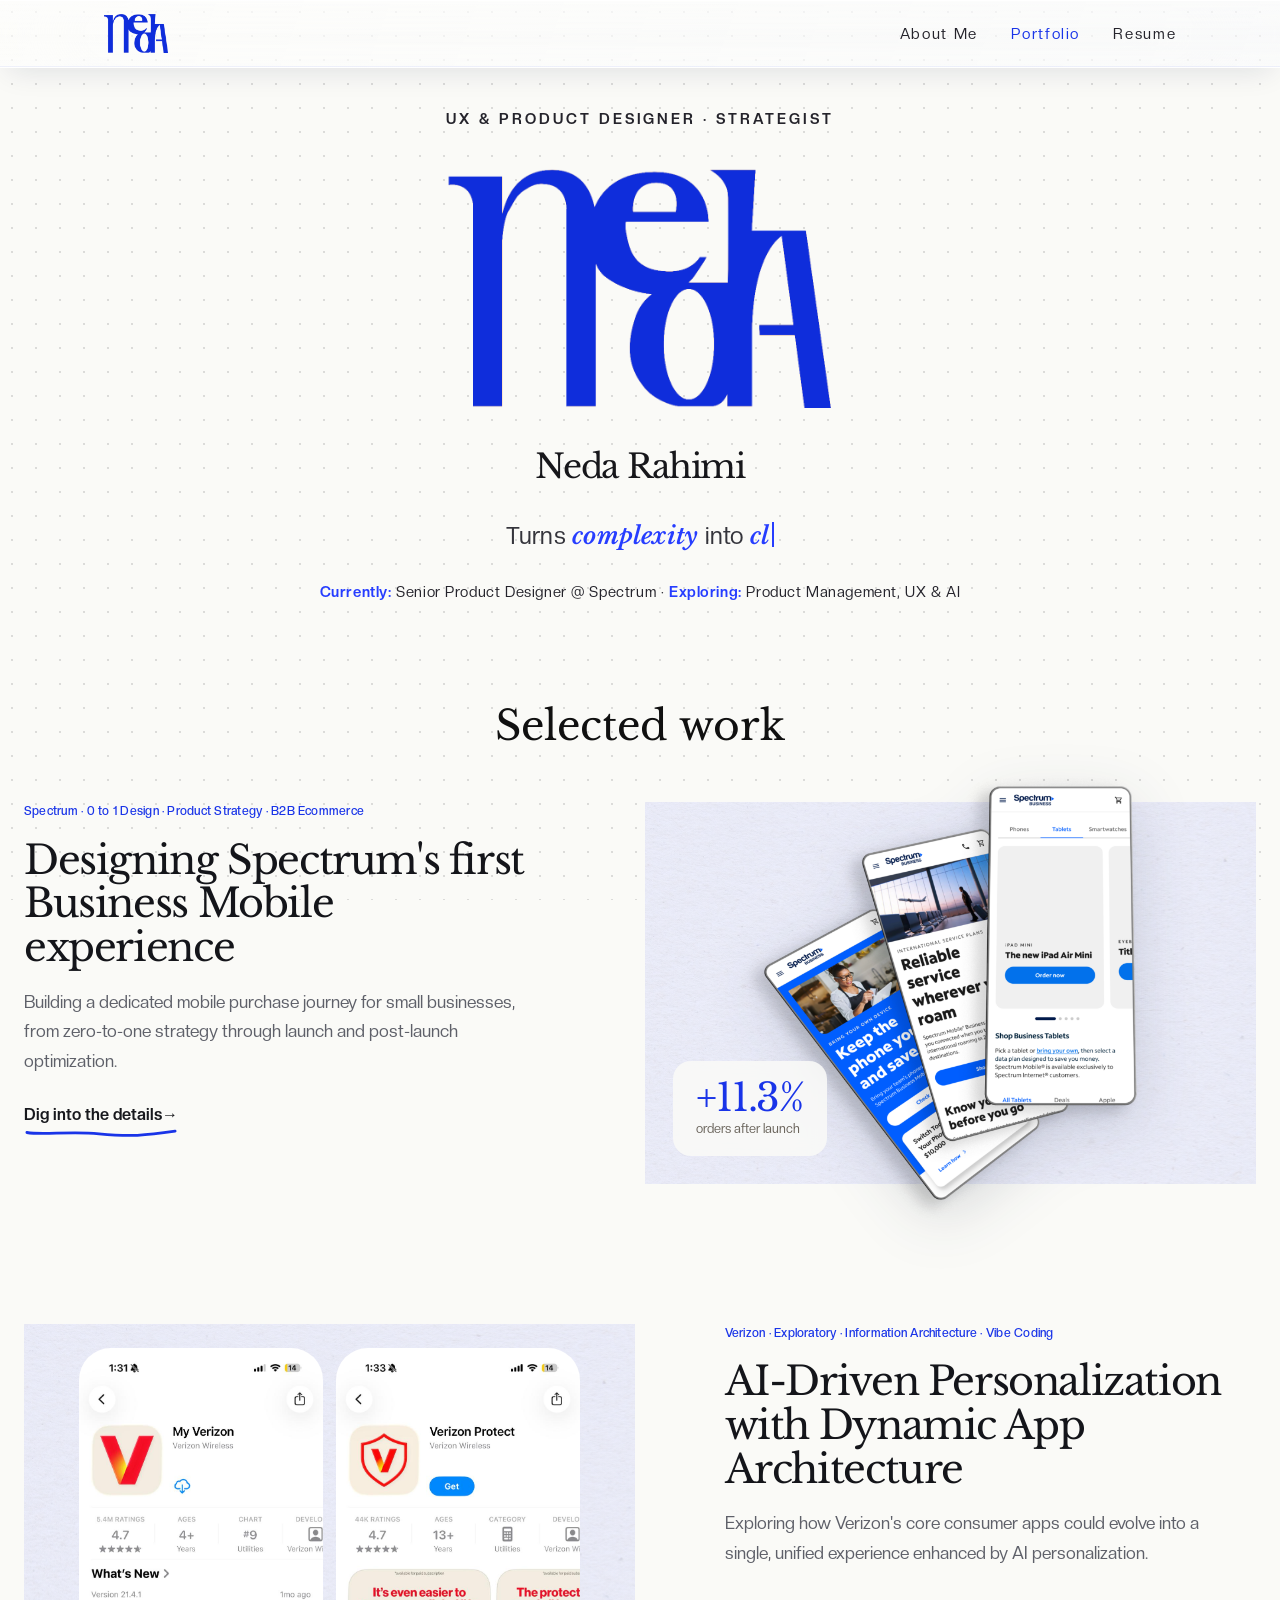
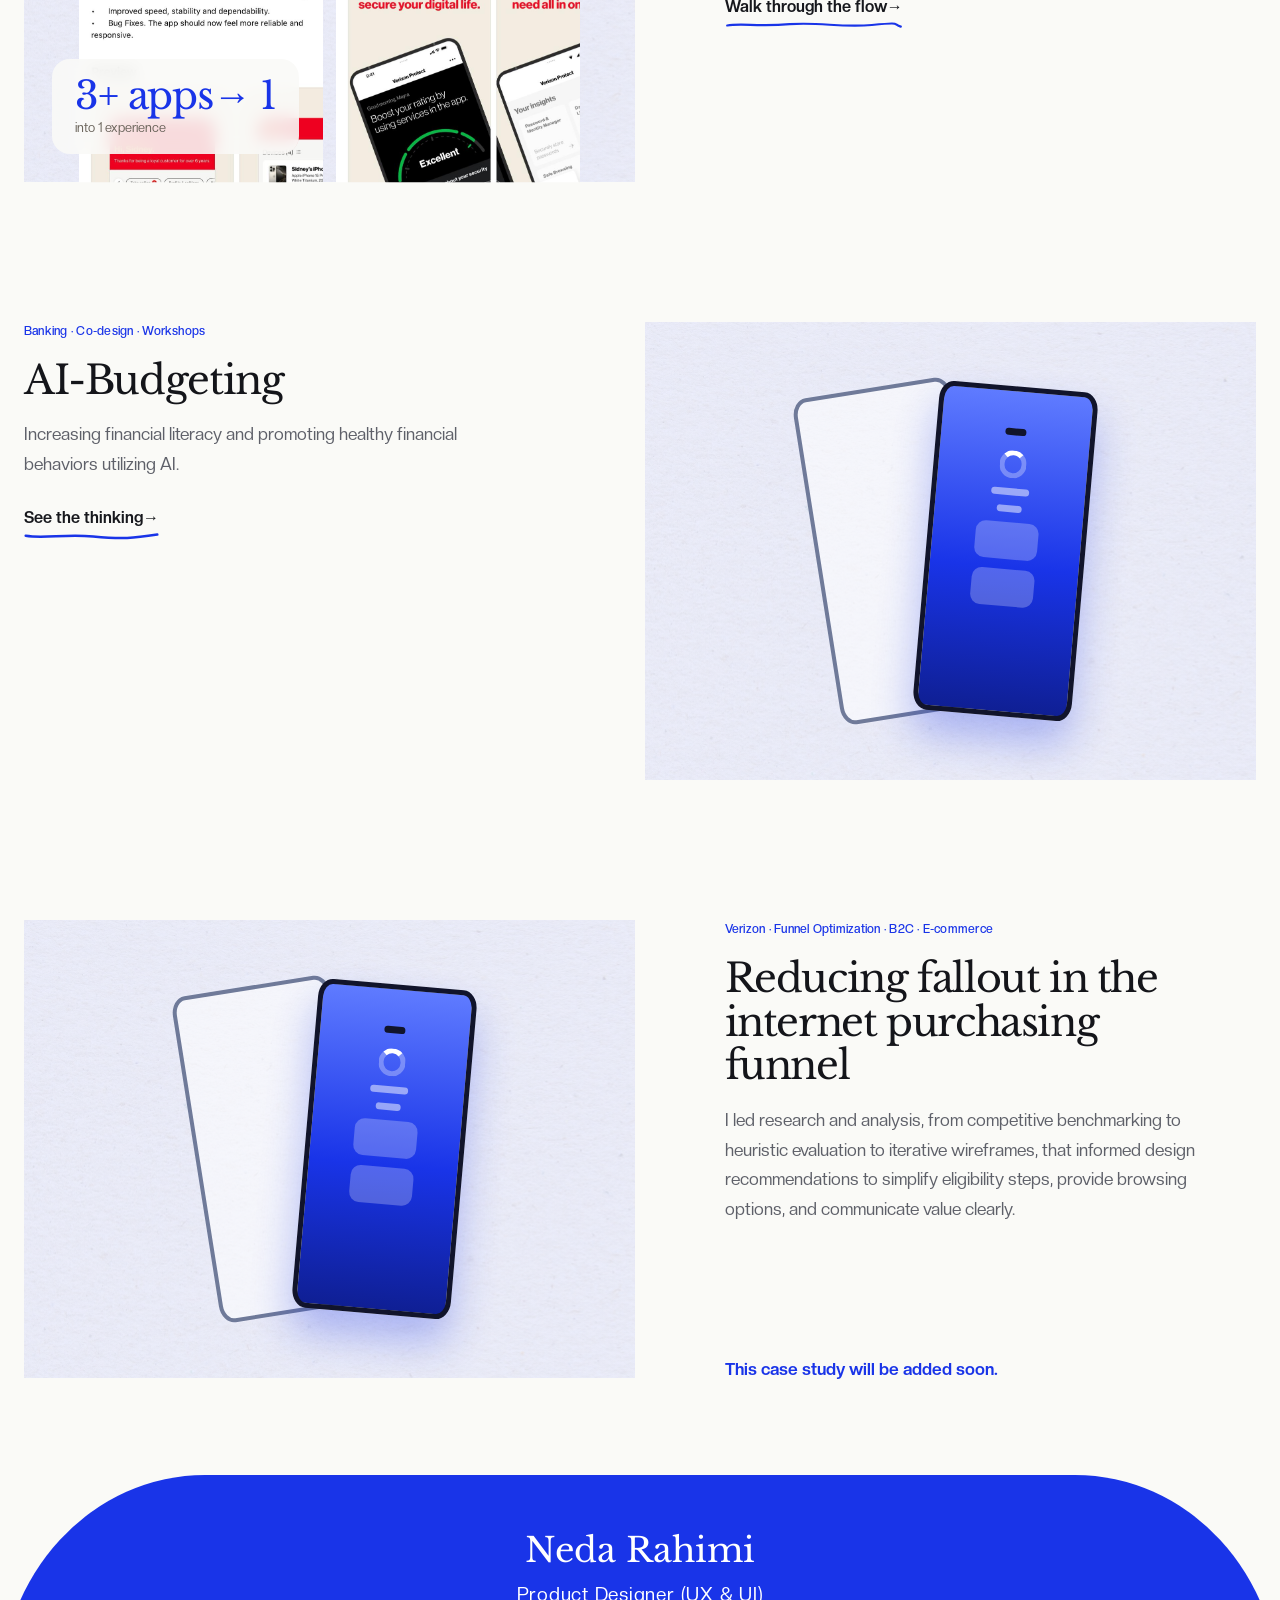
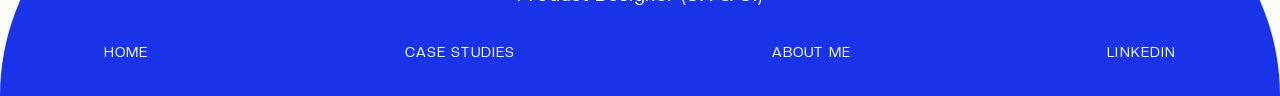
<file: index.html>
<!doctype html>
<html lang="en">
  <head>
    <meta charset="utf-8">
    <meta name="viewport" content="width=device-width, initial-scale=1">
    <meta
      name="description"
      content="Neda Rahimi is a Product Designer who turns complexity into clarity through data-driven, accessible design."
    >
    <title>Neda Rahimi | Product Designer</title>
    <link rel="preload" href="assets/neda-wordmark.png" as="image">
    <link rel="icon" type="image/png" href="favicon.png">
    <link rel="apple-touch-icon" href="apple-touch-icon.png">
    <link rel="stylesheet" href="styles.css?v=44">
  </head>
  <body class="home-page">
    <div class="scroll-progress" role="progressbar" aria-label="Page scroll progress" aria-valuemin="0" aria-valuemax="100" aria-valuenow="0">
      <span></span>
    </div>
    <a class="skip-link" href="#main">Skip to content</a>
    <header class="site-header">
      <a class="brand" href="#" aria-label="Neda Rahimi home">
        <img src="assets/neda-wordmark-nav.png" alt="">
      </a>
      <nav class="top-nav" aria-label="Main navigation">
        <a href="about.html">About Me</a>
        <a href="#projects" aria-current="page">Portfolio</a>
        <a href="Rahimi%20Neda%20Resume.pdf" target="_blank" rel="noopener">Resume</a>
      </nav>
    </header>

    <main id="main">
      <section class="hero" id="top" aria-labelledby="intro">
        <div class="hero-content">
          <p class="hero-label">UX &amp; Product Designer · Strategist</p>
          <img
            class="hero-wordmark"
            src="assets/neda-wordmark.png"
            alt=""
            fetchpriority="high"
          >
          <h1 id="intro" class="hero-name">Neda Rahimi</h1>
          <p class="visually-hidden">Turns complexity into clarity through data-driven, accessible designs</p>
          <p class="hero-tagline" aria-hidden="true">
            <span class="tagline-segment" data-copy="Turns "></span><em class="tagline-segment tagline-accent" data-copy="complexity"></em><span class="tagline-segment" data-copy=" into "></span><em class="tagline-segment tagline-accent" data-copy="clarity"></em><span class="tagline-segment" data-copy=" through data-driven, accessible designs"></span><span class="tagline-caret"></span>
          </p>
          <p class="hero-status"><span class="hero-status-key">Currently:</span> Senior Product Designer @ Spectrum · <span class="hero-status-key">Exploring:</span> Product Management, UX &amp; AI</p>
        </div>
      </section>

      <section class="projects" id="projects" aria-labelledby="selected-work-title">
        <h2 class="section-title" id="selected-work-title">Selected work</h2>

        <article class="project-card spectrum">
          <div class="project-media">
            <div class="project-visual spectrum-art" role="group" aria-label="Spectrum Business Mobile purchase experience">
              <div class="project-artwork">
                <img src="assets/spectrum-phones.png?v=2" alt="Spectrum Business mobile screens" width="1600" height="1684" decoding="async">
              </div>
              <p class="project-stat stat-top" role="img" aria-label="+13.7% orders after launch">
                <strong class="stat-value" data-count="13.7" data-prefix="+" data-decimals="1"><span class="stat-number">+13.7</span>%</strong>
                <span class="stat-label">orders after launch</span>
              </p>
            </div>
          </div>
          <div class="project-copy">
            <p class="project-tag">Spectrum · 0 to 1 Design · Product Strategy · B2B Ecommerce</p>
            <h3>Designing Spectrum's first Business Mobile experience</h3>
            <p class="project-description">Building a dedicated mobile purchase journey for small businesses, from zero-to-one strategy through launch and post-launch optimization.</p>
            <a class="project-cta" href="spectrum/index.html">Dig into the details</a>
          </div>
        </article>

        <article class="project-card verizon-apps">
          <div class="project-media">
            <div class="project-visual phone-art" role="group" aria-label="Verizon mobile app concept screens">
              <div class="project-artwork">
                <img src="assets/verizon-app-screen-1.png" alt="My Verizon app concept" loading="lazy">
                <img src="assets/verizon-app-screen-2.png" alt="Verizon Protect app concept" loading="lazy">
              </div>
              <p class="project-stat stat-bottom" role="img" aria-label="4+ apps → 1">
                <strong class="stat-value app-stat" data-count="4"><span class="stat-number">4</span><span class="stat-apps">+ apps</span><span class="stat-arrow" aria-hidden="true"> → <span class="count-to" data-to="1">1</span></span></strong>
                <span class="stat-label">into 1 experience</span>
              </p>
            </div>
          </div>
          <div class="project-copy">
            <p class="project-tag">Verizon · Exploratory · Information Architecture · Vibe Coding</p>
            <h3>AI-Driven Personalization with Dynamic App Architecture</h3>
            <p class="project-description">Exploring how Verizon's core consumer apps could evolve into a single, unified experience enhanced by AI personalization.</p>
            <a class="project-cta" href="verizon/index.html">Walk through the flow</a>
          </div>
        </article>

        <article class="project-card banking wip-card">
          <div class="project-media">
            <div class="project-visual wip-art" role="img" aria-label="Work in progress">
              <div class="wip-phone wip-phone-back" aria-hidden="true"></div>
              <div class="wip-phone wip-phone-front" aria-hidden="true">
                <span class="wip-notch"></span><span class="wip-ring"></span><span class="wip-line"></span><span class="wip-line short"></span><span class="wip-block"></span><span class="wip-block"></span>
              </div>
              <p class="project-stat wip-stat"><strong class="stat-value"><em>AI-Budgeting</em></strong><span class="stat-label">Forthcoming</span></p>
            </div>
          </div>
          <div class="project-copy">
            <p class="project-tag">Banking · Co-design · Workshops</p>
            <h3>AI-Budgeting</h3>
            <p class="project-description">Increasing financial literacy and promoting healthy financial behaviors utilizing AI.</p>
            <a class="project-cta" href="ai-budgeting-app/index.html">See the thinking</a>
          </div>
        </article>

        <article class="project-card verizon-funnel wip-card">
          <div class="project-media">
            <div class="project-visual wip-art" role="img" aria-label="Work in progress">
              <div class="wip-phone wip-phone-back" aria-hidden="true"></div>
              <div class="wip-phone wip-phone-front" aria-hidden="true">
                <span class="wip-notch"></span><span class="wip-ring"></span><span class="wip-line"></span><span class="wip-line short"></span><span class="wip-block"></span><span class="wip-block"></span>
              </div>
              <p class="project-stat wip-stat"><strong class="stat-value"><em>Reducing fallout</em></strong><span class="stat-label">Forthcoming</span></p>
            </div>
          </div>
          <div class="project-copy">
            <p class="project-tag">Verizon · Funnel Optimization · B2C · E-commerce</p>
            <h3>Reducing fallout in the internet purchasing funnel</h3>
            <p class="project-description">I led research and analysis, from competitive benchmarking to heuristic evaluation to iterative wireframes, that informed design recommendations to simplify eligibility steps, provide browsing options, and communicate value clearly.</p>
            <p class="project-soon">This case study will be added soon.</p>
          </div>
        </article>
      </section>

    </main>

    <footer class="site-footer">
      <a class="footer-name" href="index.html#top">Neda Rahimi</a>
      <p>Product Designer (UX &amp; UI)</p>
      <nav class="footer-nav" aria-label="Footer navigation">
        <a href="index.html#top">Home</a>
        <a href="index.html#projects">Case studies</a>
        <a href="about.html">About me</a>
        <a href="https://www.linkedin.com/in/nedarahimi9/" target="_blank" rel="noreferrer">LinkedIn</a>
      </nav>
    </footer>

    <script src="scroll-progress.js" defer></script>
    <script src="home.js?v=5" defer></script>
    <script src="project-cards.js" defer></script>
    <script src="cursor.js" defer></script>
    <script src="fade-in.js?v=4" defer></script>
  </body>
</html>
</file>
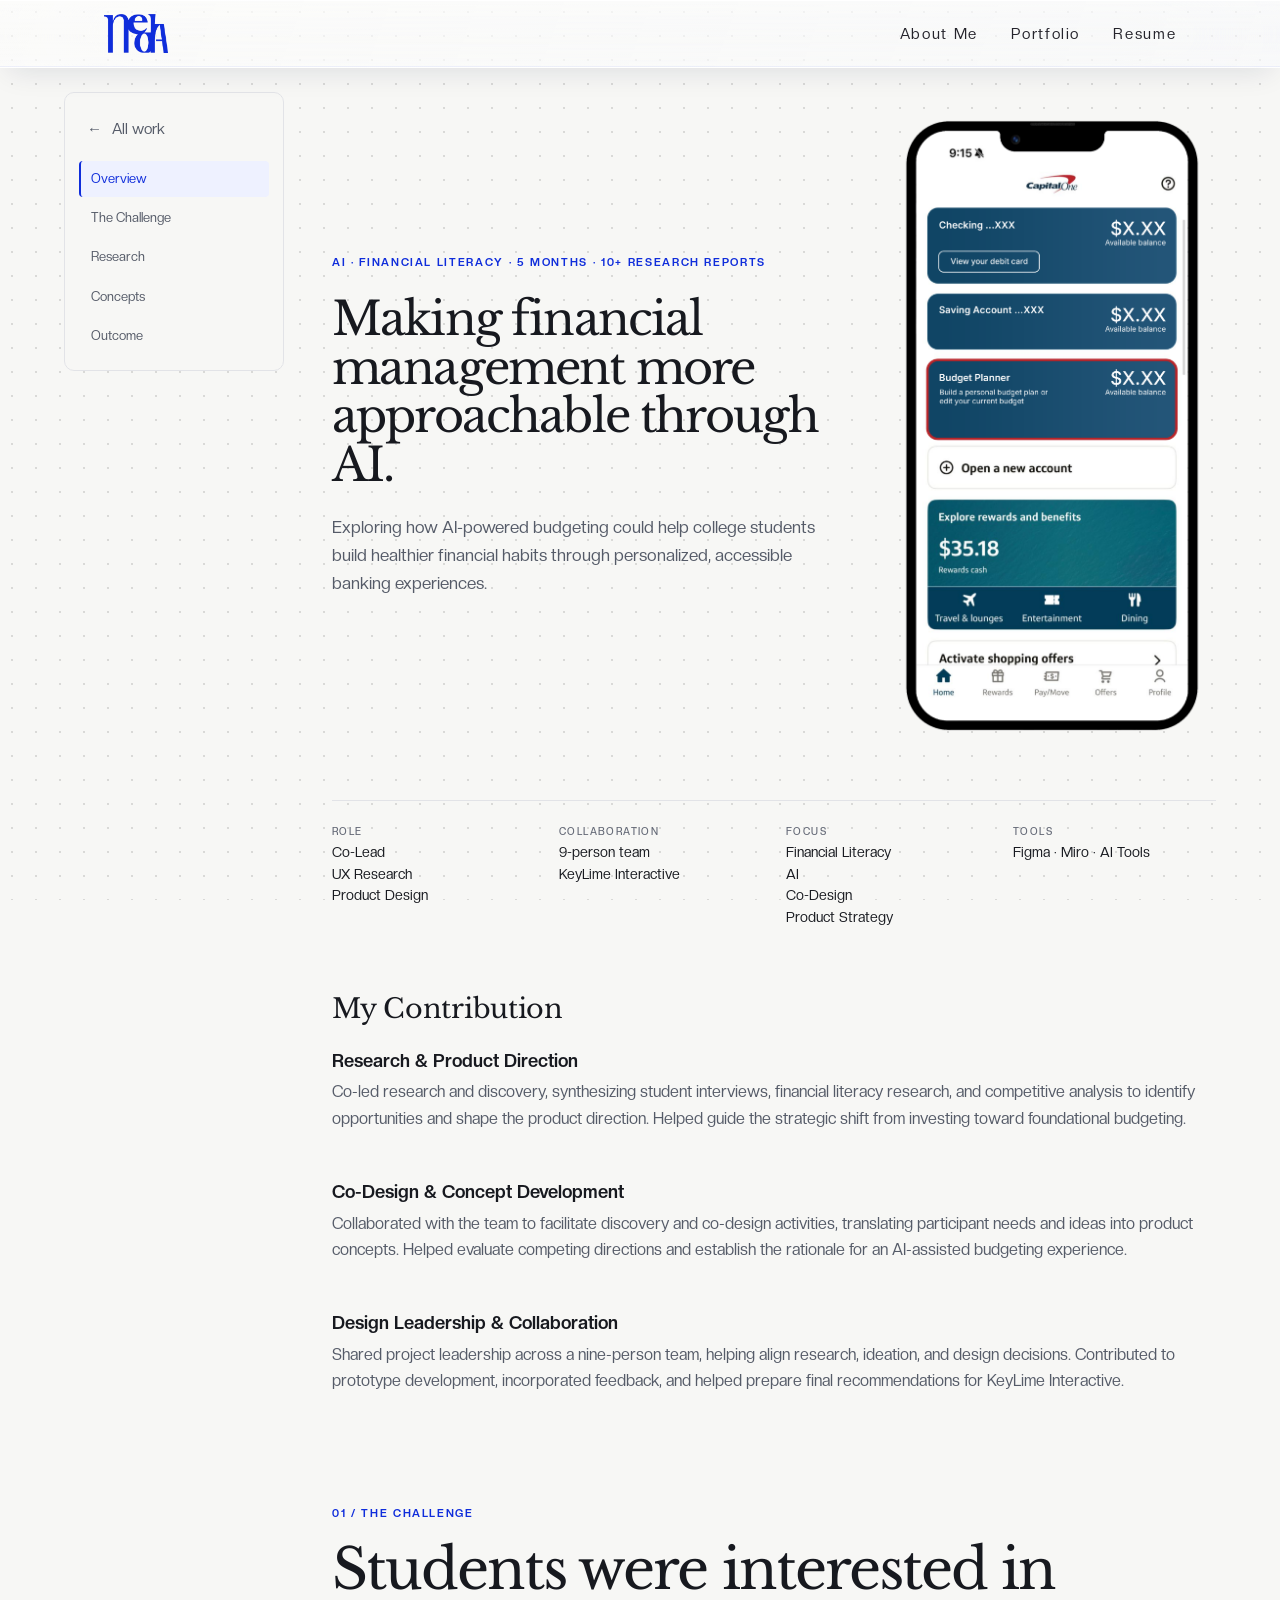
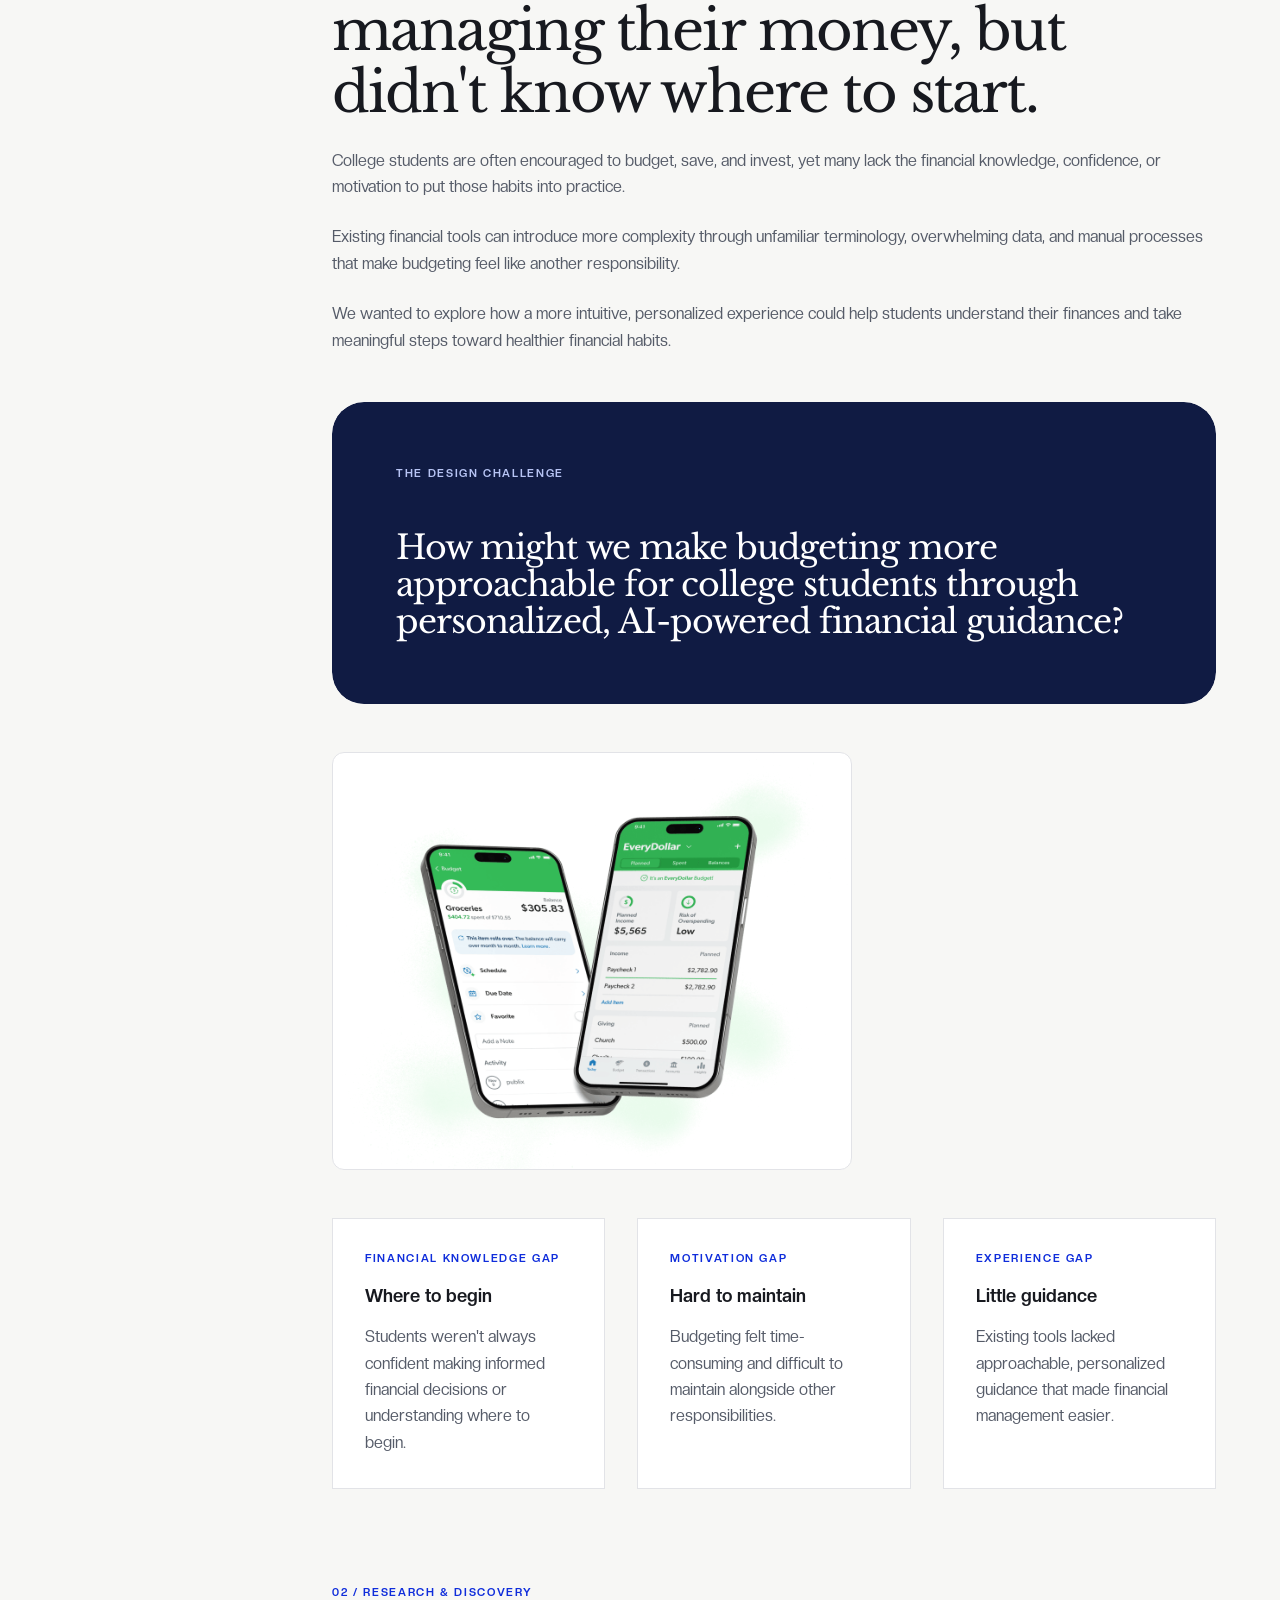
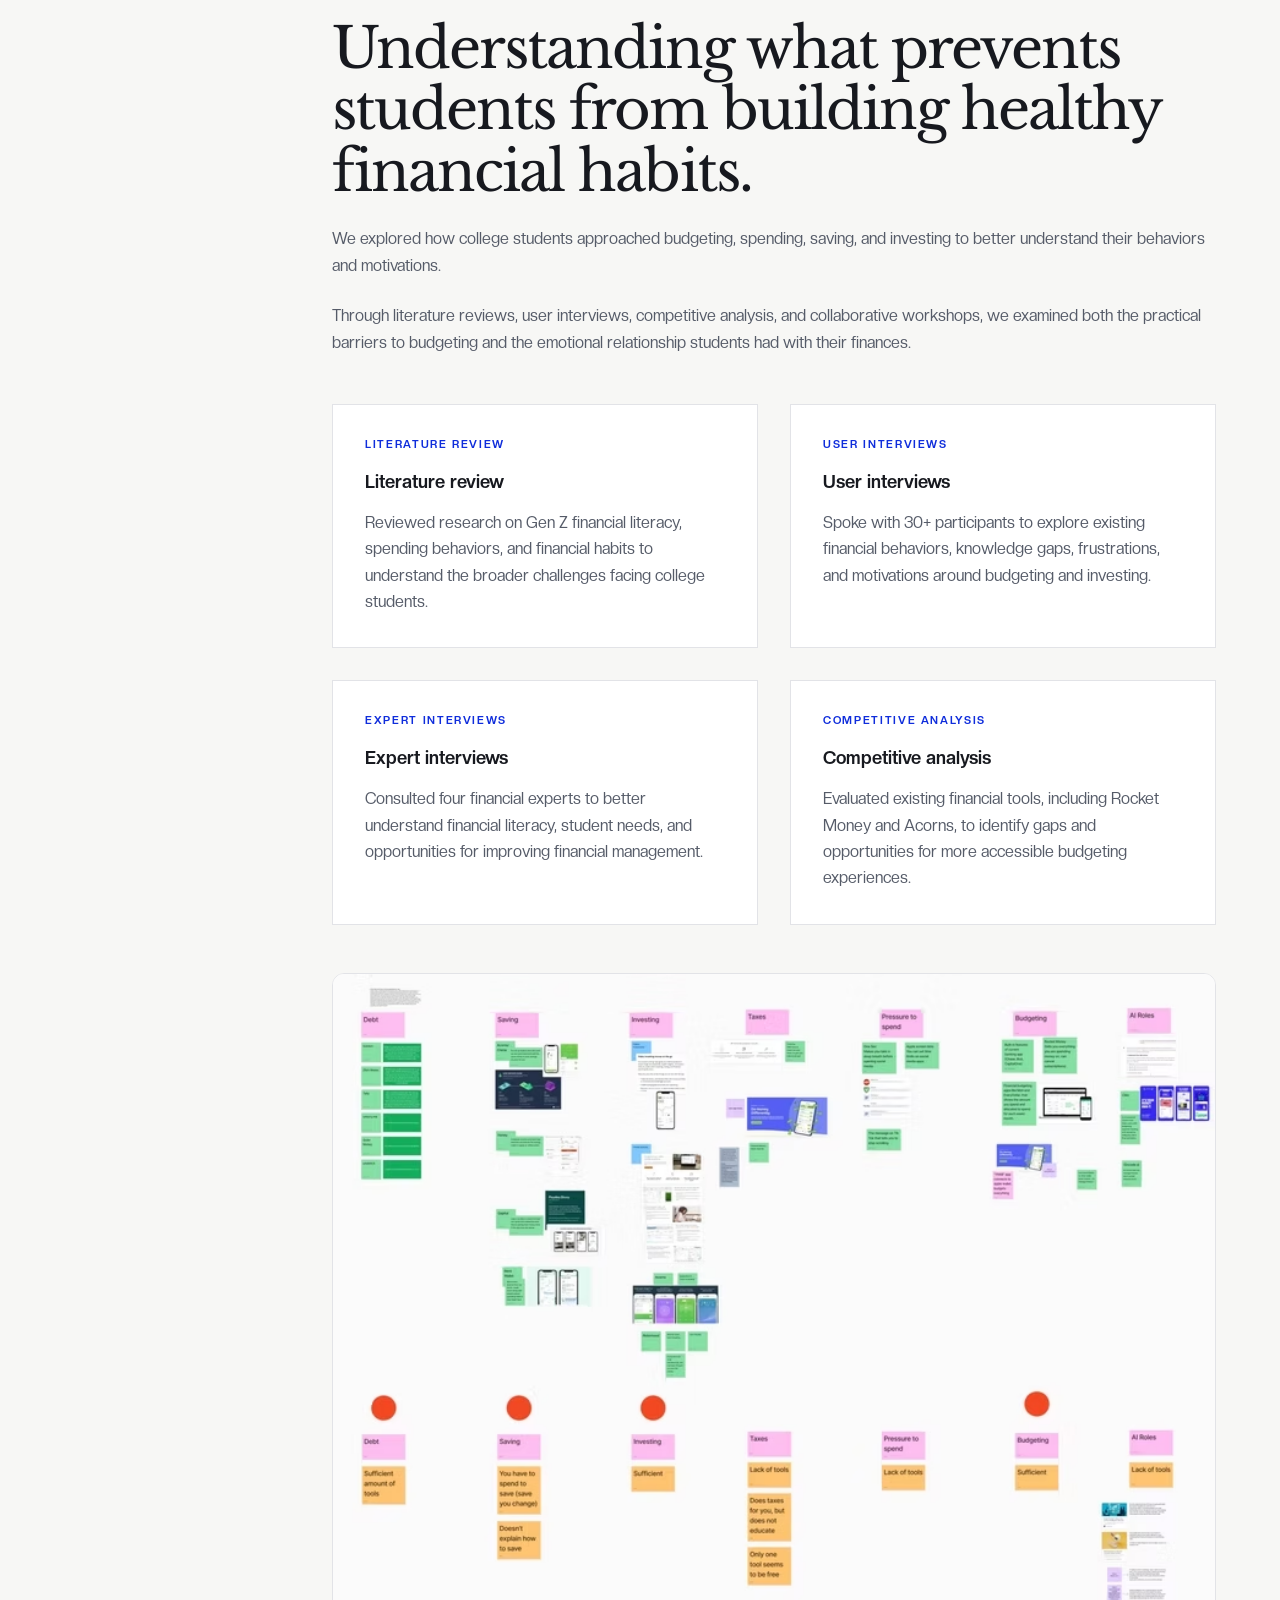
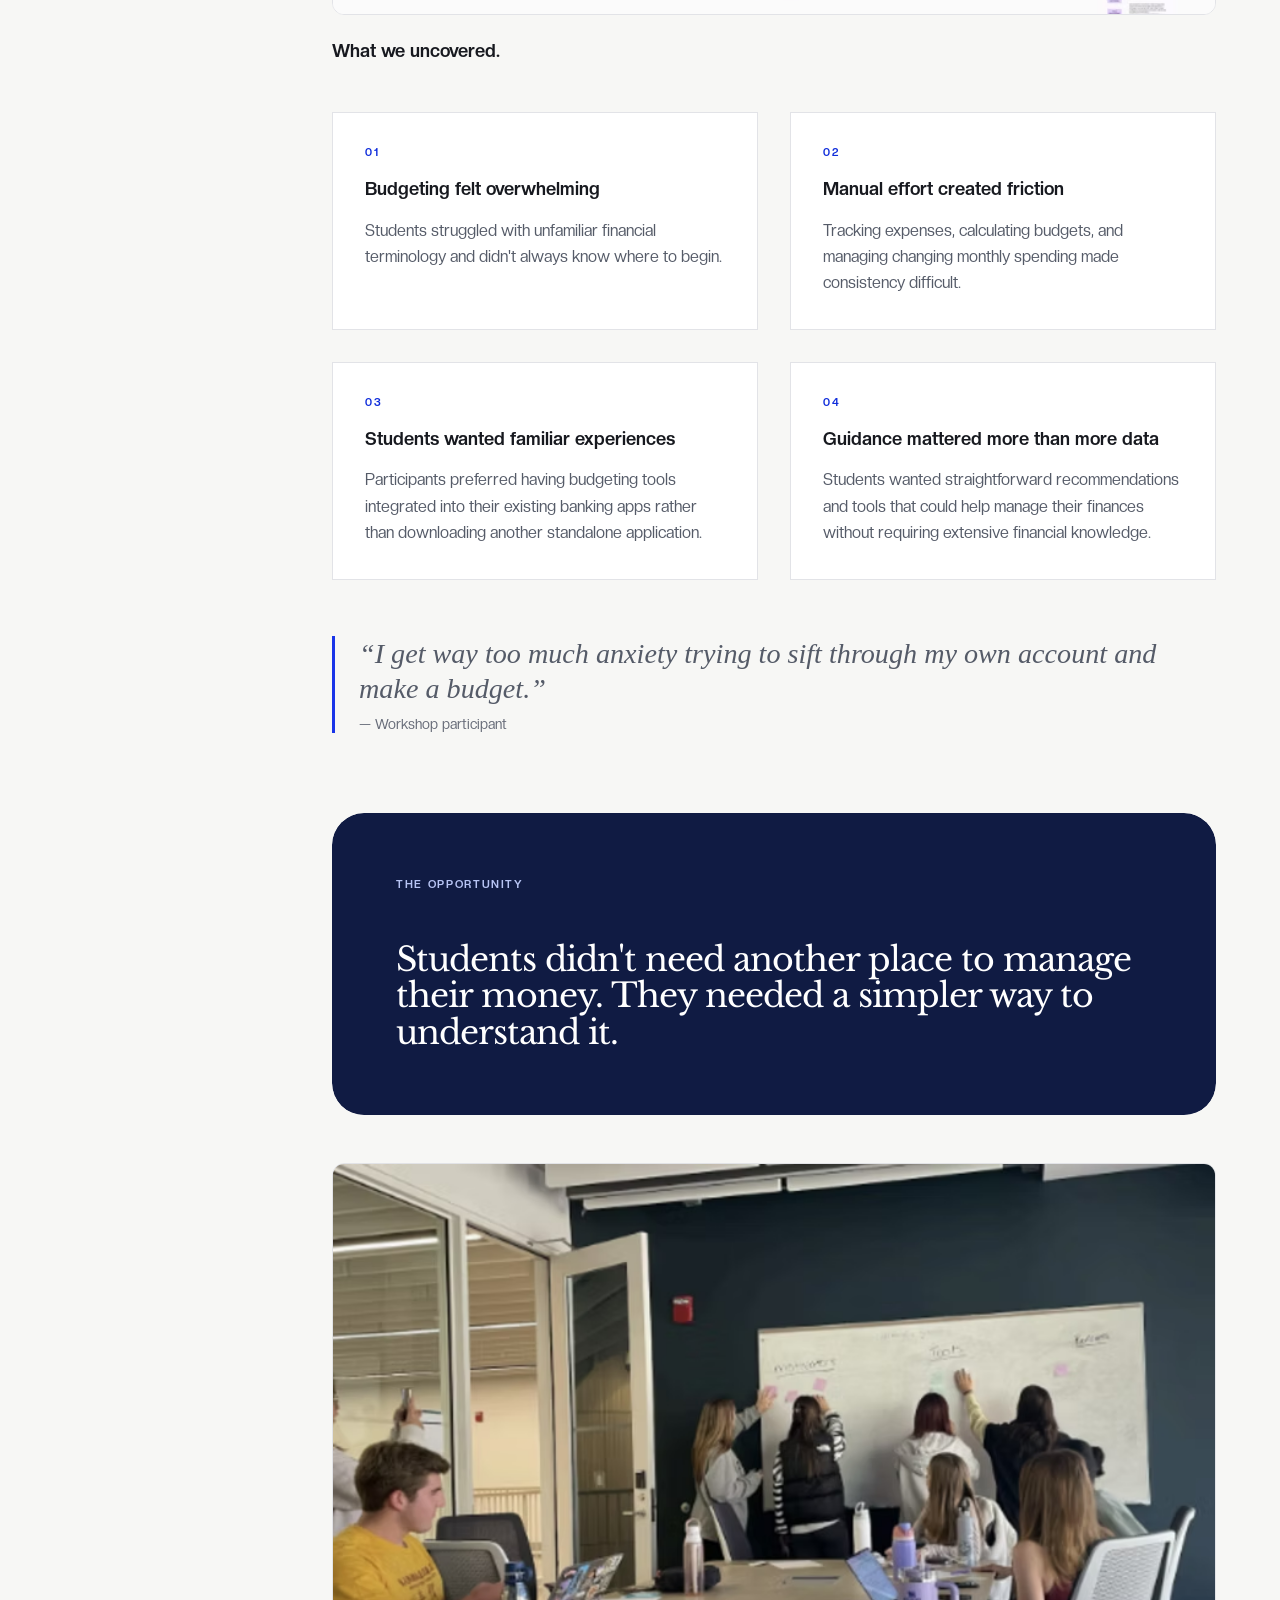
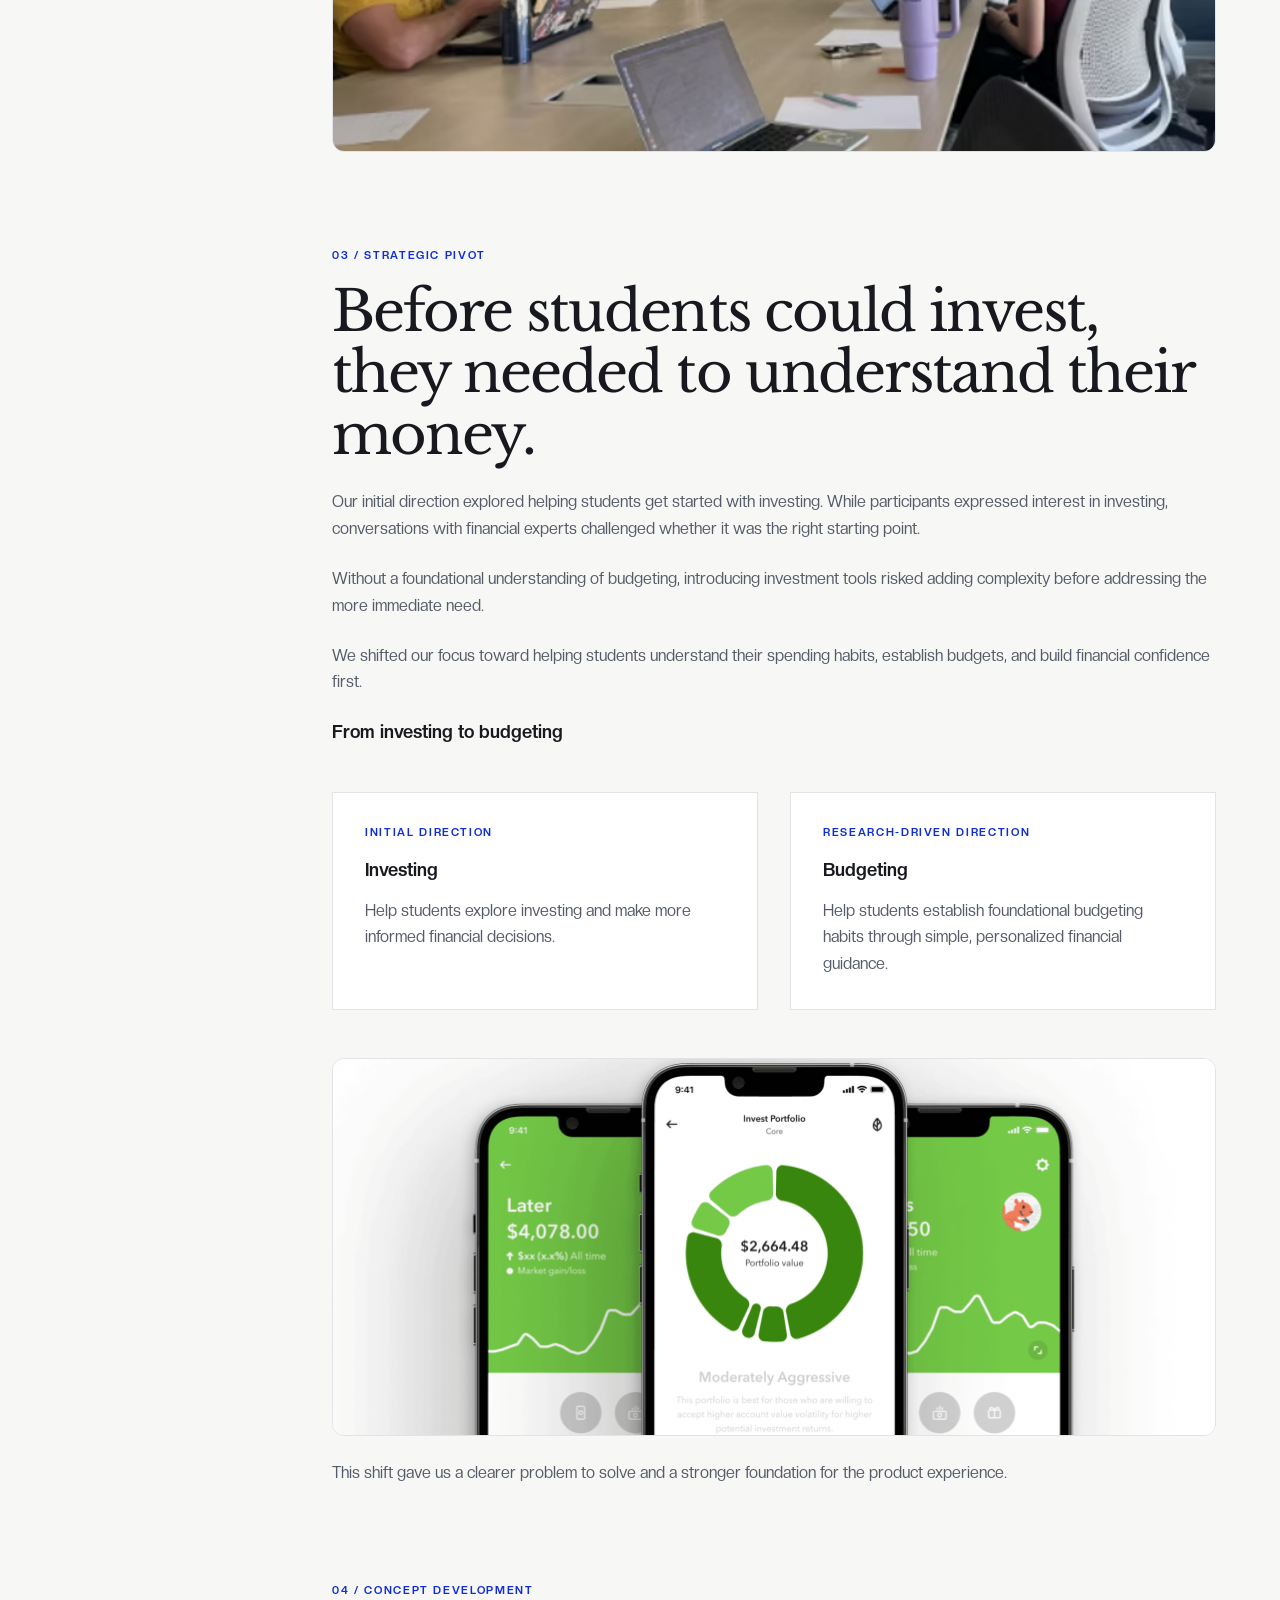
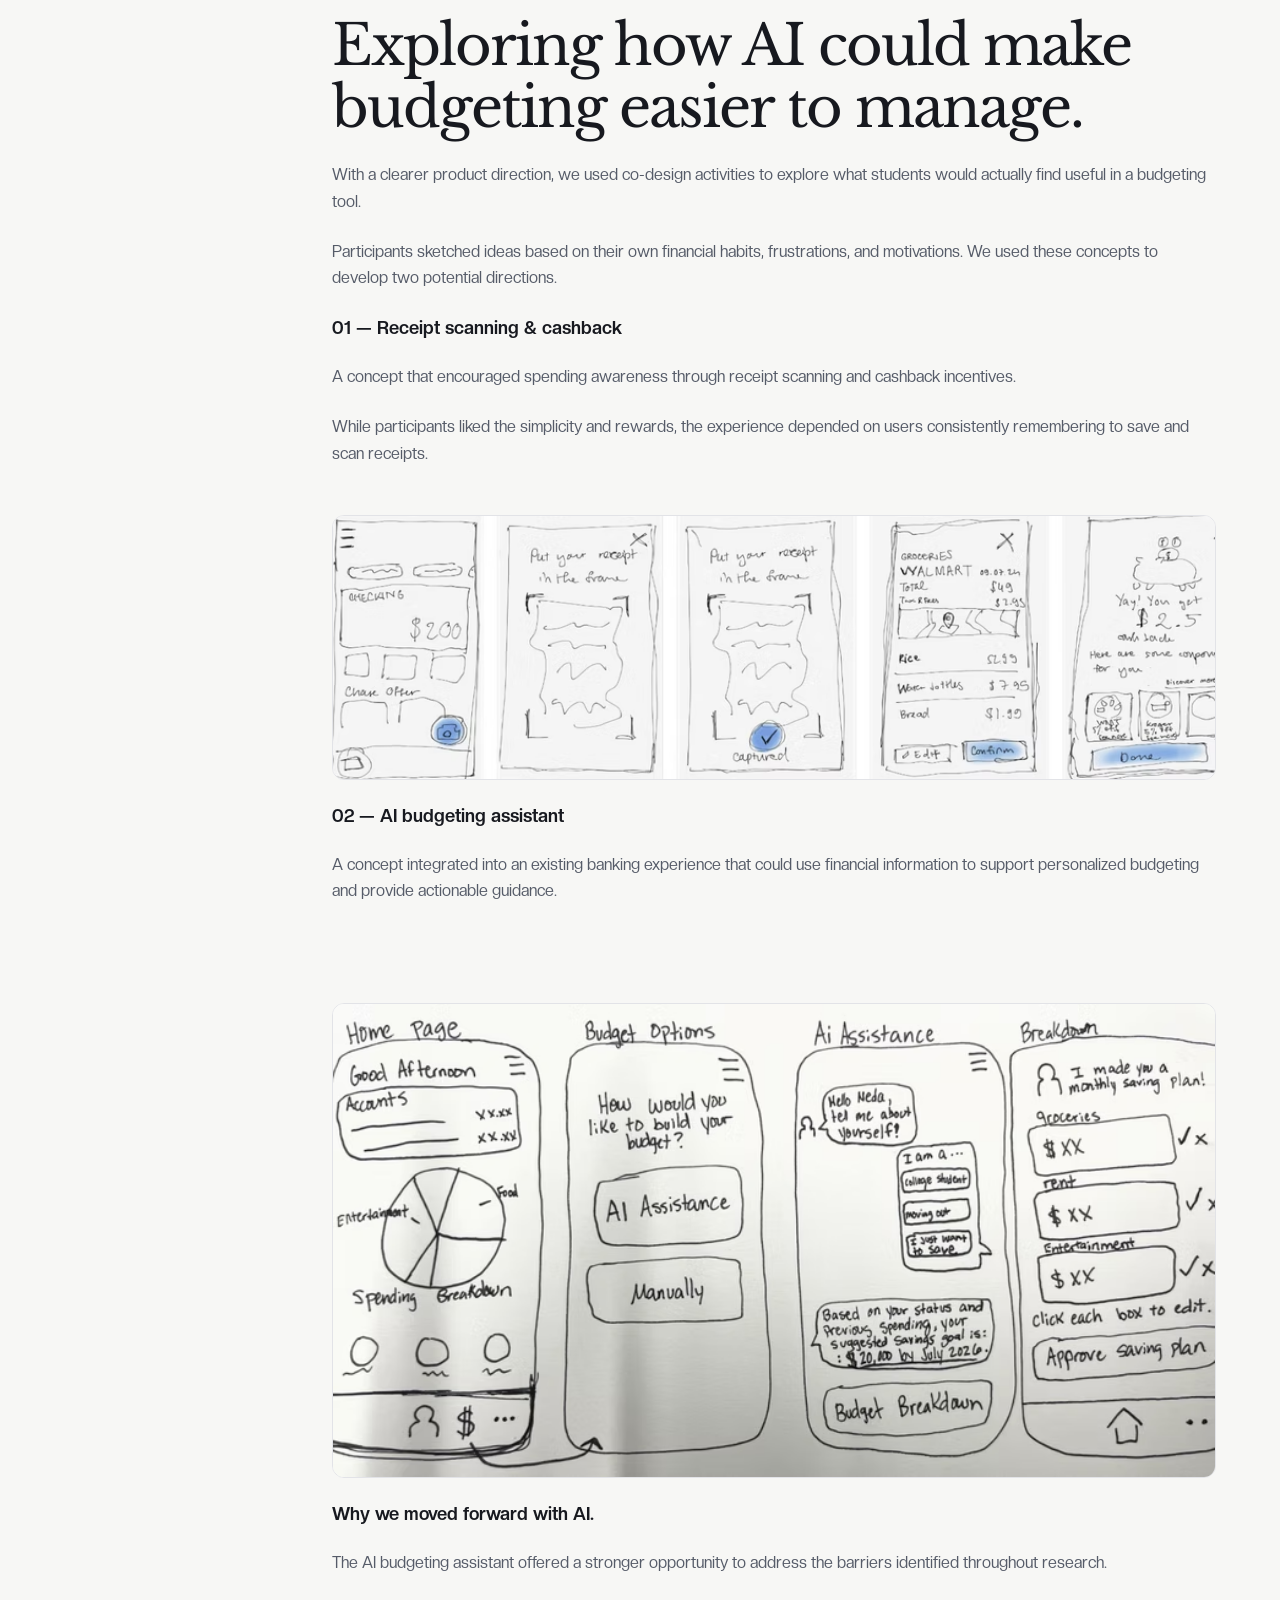
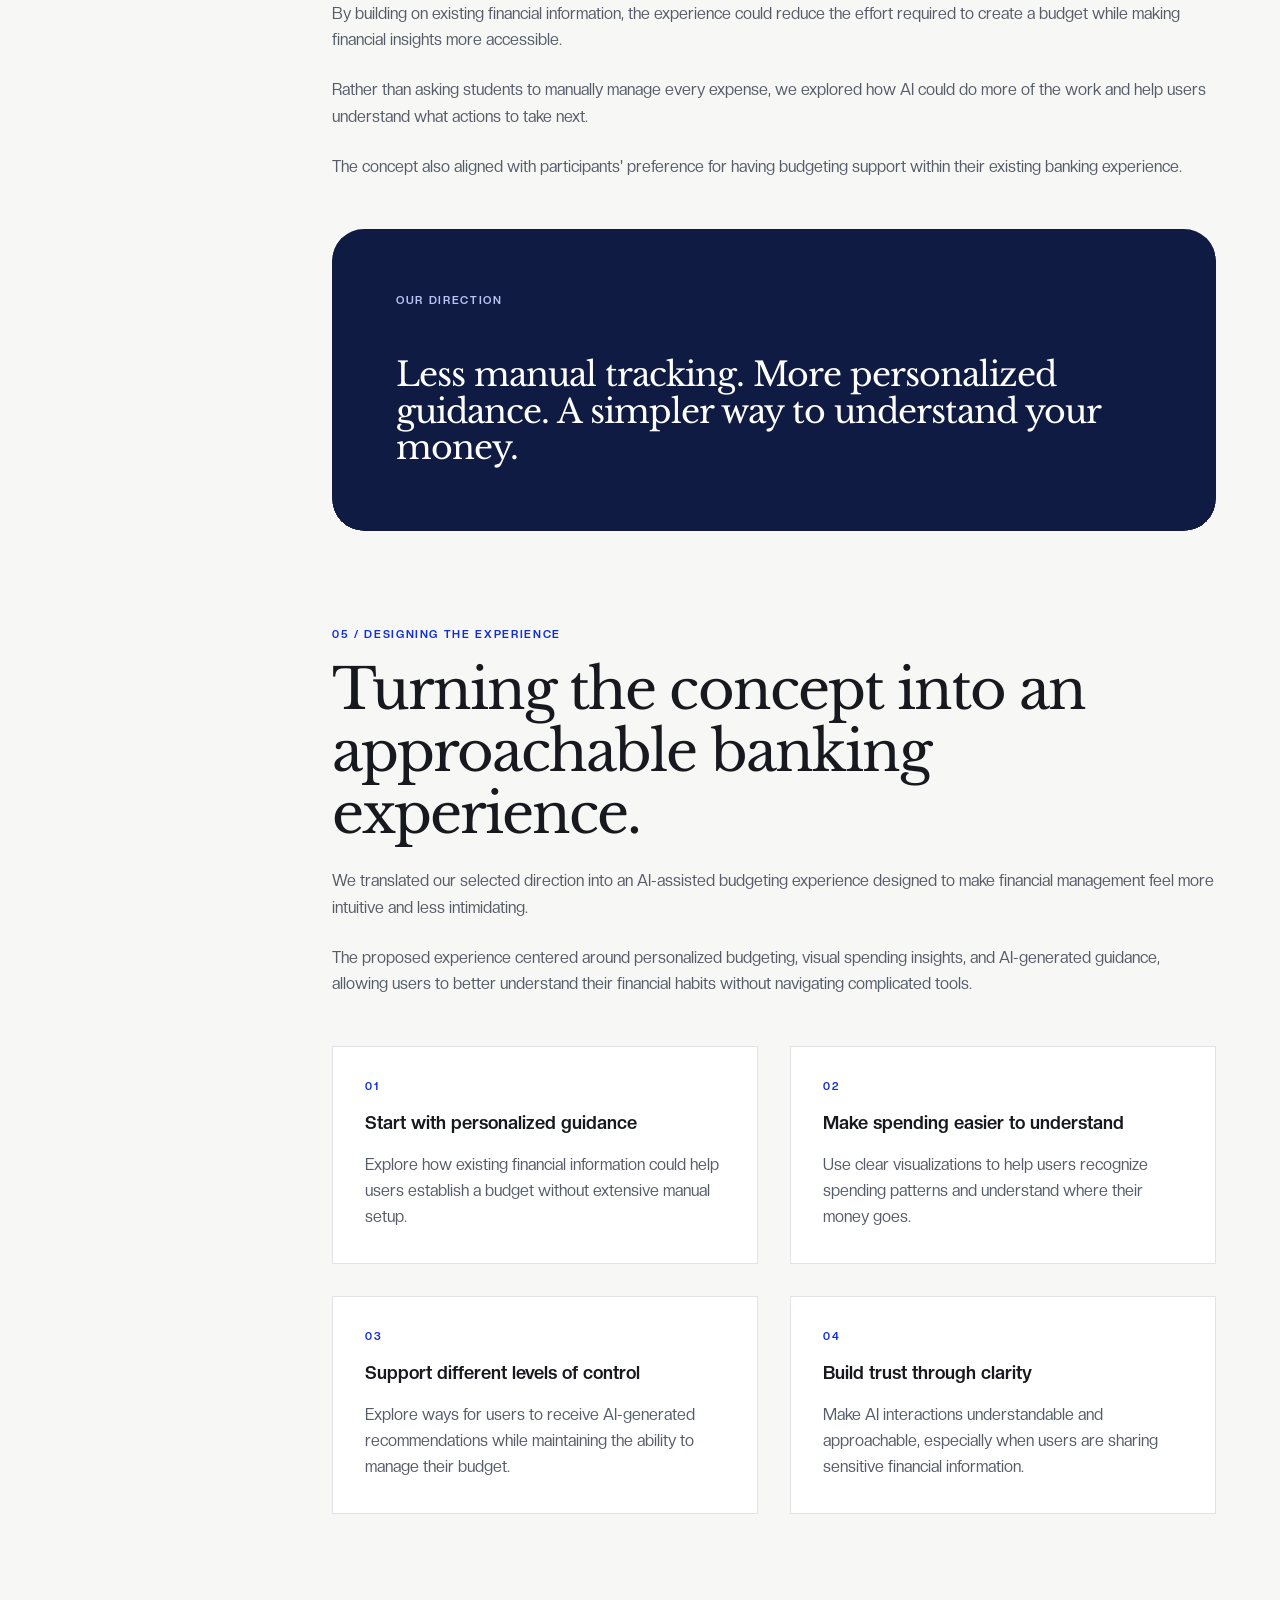
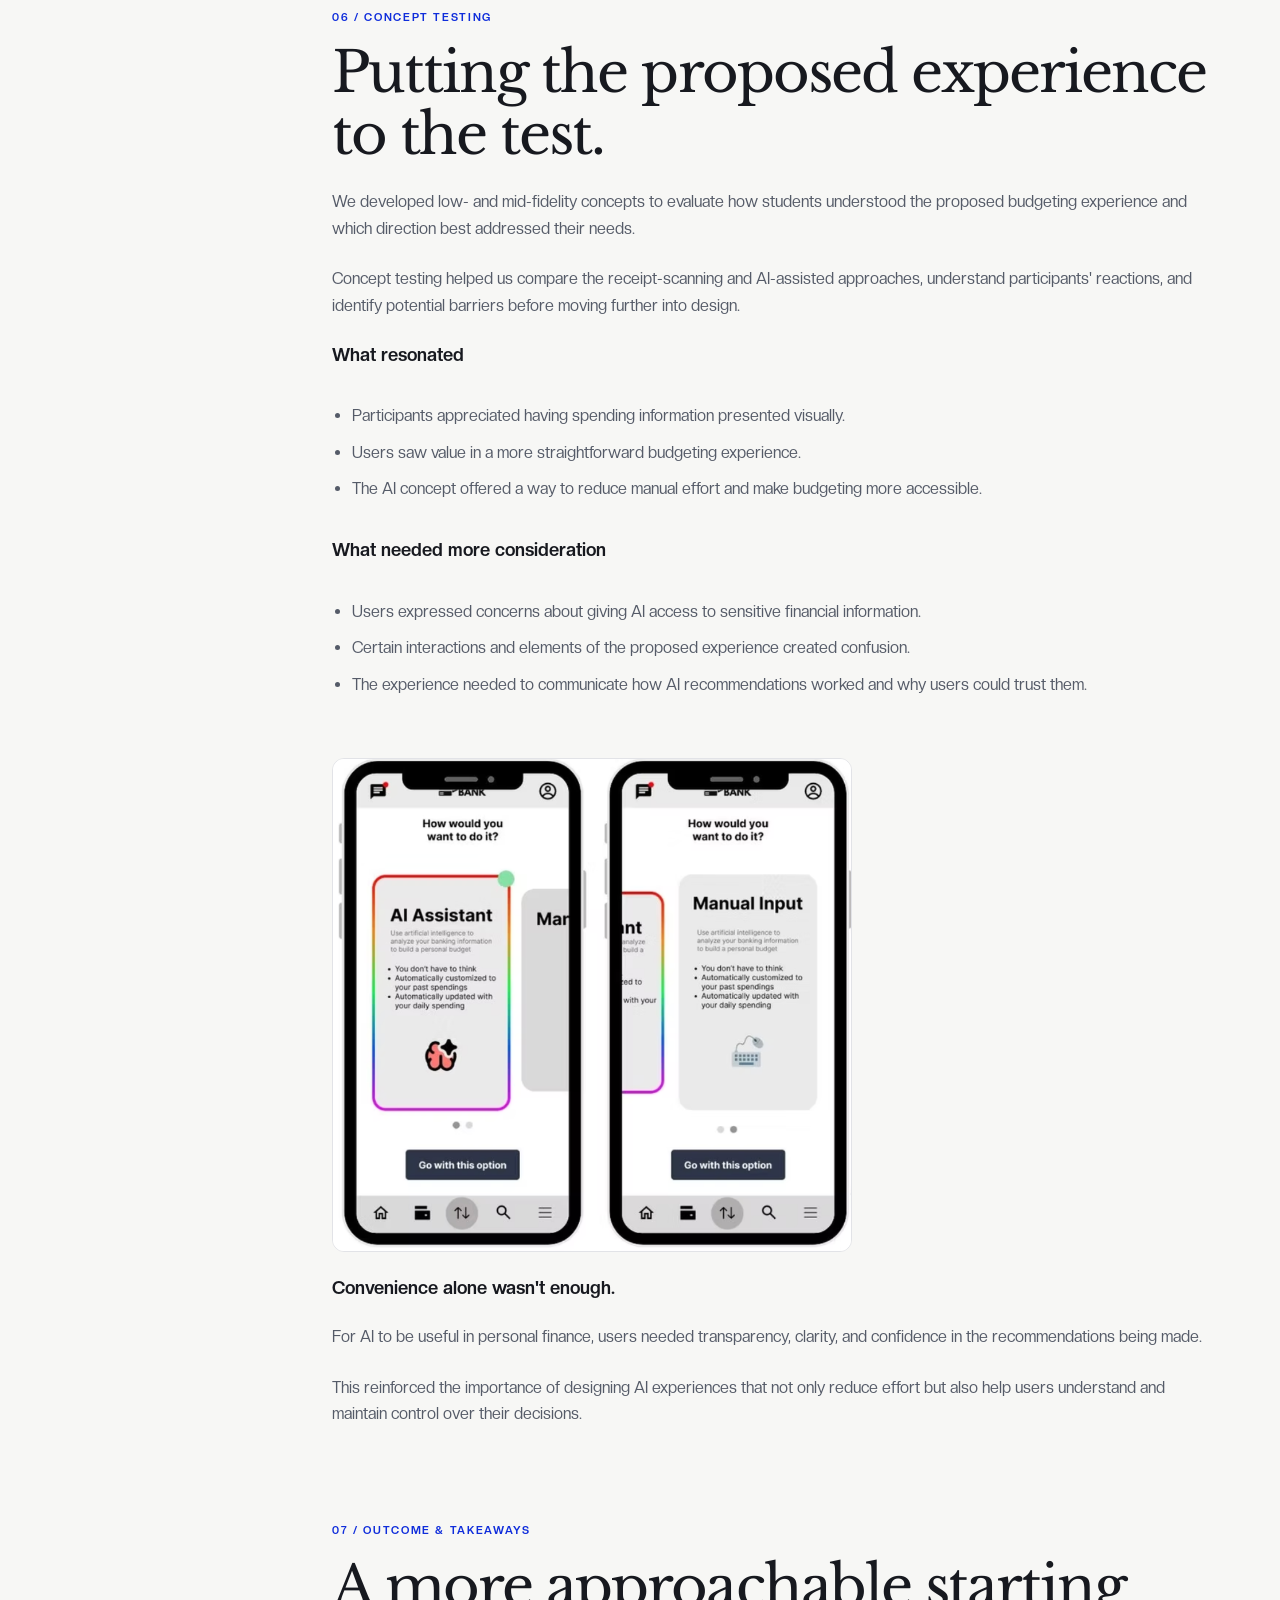
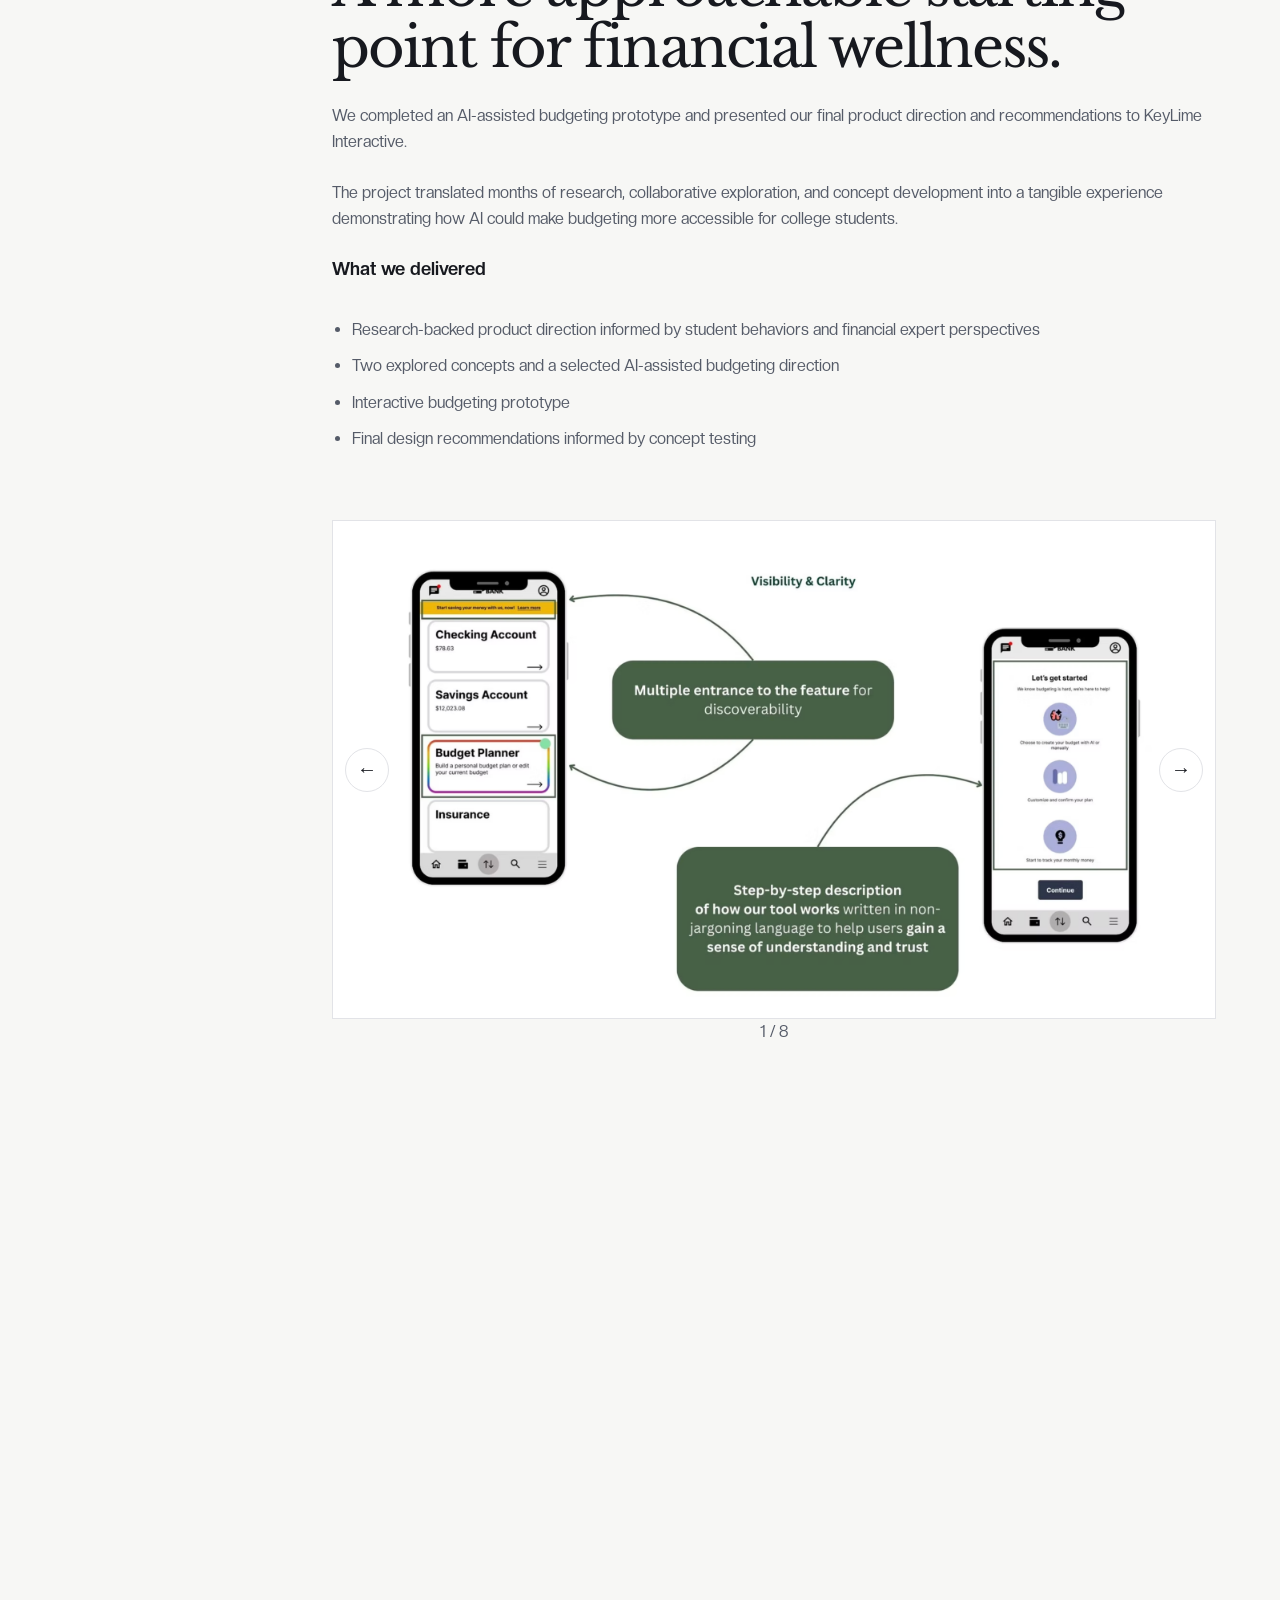
<file: ai-budgeting-app/index.html>
<!doctype html>
<html lang="en">
  <head>
    <meta charset="utf-8">
    <meta name="viewport" content="width=device-width, initial-scale=1">
    <meta name="description" content="Exploring how AI-powered budgeting could help college students build healthier financial habits.">
    <title>AI Budgeting | Neda Rahimi</title>
    <link rel="icon" type="image/png" href="../favicon.png">
    <link rel="apple-touch-icon" href="../apple-touch-icon.png">
    <link rel="stylesheet" href="../styles.css?v=44">
    <link rel="stylesheet" href="../detail.css?v=19">
    <link rel="stylesheet" href="../spectrum/spectrum.css?v=6">
    <link rel="stylesheet" href="../verizon/verizon.css?v=3">
    <link rel="stylesheet" href="ai.css?v=3">
    <script src="ai.js" defer></script>
    <script src="../scroll-progress.js" defer></script>
    <script src="../cursor.js" defer></script>
    <script src="../fade-in.js?v=4" defer></script>
  </head>
  <body class="case-study-page spectrum-study verizon-study ai-study">
    <div class="scroll-progress" role="progressbar" aria-label="Page scroll progress" aria-valuemin="0" aria-valuemax="100" aria-valuenow="0">
      <span></span>
    </div>
    <a class="skip-link" href="#main">Skip to content</a>
    <header class="site-header">
      <a class="brand" href="../index.html" aria-label="Neda Rahimi home"><img src="../assets/neda-wordmark-nav.png" alt=""></a>
      <nav class="top-nav" aria-label="Main navigation">
        <a href="../about.html">About Me</a>
        <a href="../index.html#projects">Portfolio</a>
        <a href="../Rahimi%20Neda%20Resume.pdf" target="_blank" rel="noopener">Resume</a>
      </nav>
    </header>
    <main class="case-layout" id="main">
      <aside class="case-sidebar" aria-label="Case study navigation">
        <div class="case-sidebar-top">
          <a class="all-work" href="../index.html#projects" aria-label="All work"><span aria-hidden="true">←</span><span class="all-work-label">All work</span></a>
        </div>
        <nav class="detail-toc" id="case-toc" aria-label="Case study sections">
          <a href="#overview" aria-current="location">Overview</a>
          <a href="#challenge">The Challenge</a>
          <a href="#research">Research</a>
          <a href="#concepts">Concepts</a>
          <a href="#outcome">Outcome</a>
        </nav>
      </aside>
      <div class="case-content spectrum-content">
        <header class="spectrum-hero spectrum-container" id="overview" aria-labelledby="page-title">
          <div class="spectrum-hero-grid vz-hero-grid">
            <div class="spectrum-hero-copy">
              <p class="spectrum-eyebrow">AI · FINANCIAL LITERACY · 5 MONTHS · 10+ RESEARCH REPORTS</p>
              <h1 id="page-title">Making financial management more approachable through AI.</h1>
              <p class="spectrum-hero-description">Exploring how AI-powered budgeting could help college students build healthier financial habits through personalized, accessible banking experiences.</p>
            </div>
            <figure class="spectrum-hero-media vz-hero-media">
              <img src="../assets/ai/Hero.png" alt="Banking app mockup with an AI Budget Planner card" fetchpriority="high">
            </figure>
          </div>
          <dl class="spectrum-meta vz-meta" aria-label="Project details">
            <div><dt>Role</dt><dd>Co-Lead<span>UX Research</span><span>Product Design</span></dd></div>
            <div><dt>Collaboration</dt><dd>9-person team<span>KeyLime Interactive</span></dd></div>
            <div><dt>Focus</dt><dd>Financial Literacy<span>AI</span><span>Co-Design</span><span>Product Strategy</span></dd></div>
            <div><dt>Tools</dt><dd>Figma · Miro · AI Tools</dd></div>
          </dl>
        </header>

        <section class="spectrum-container spectrum-contribution" aria-labelledby="contribution-title">
          <h2 id="contribution-title">My Contribution</h2>
          <div class="ai-contrib">
            <div><h3>Research &amp; Product Direction</h3><p>Co-led research and discovery, synthesizing student interviews, financial literacy research, and competitive analysis to identify opportunities and shape the product direction. Helped guide the strategic shift from investing toward foundational budgeting.</p></div>
            <div><h3>Co-Design &amp; Concept Development</h3><p>Collaborated with the team to facilitate discovery and co-design activities, translating participant needs and ideas into product concepts. Helped evaluate competing directions and establish the rationale for an AI-assisted budgeting experience.</p></div>
            <div><h3>Design Leadership &amp; Collaboration</h3><p>Shared project leadership across a nine-person team, helping align research, ideation, and design decisions. Contributed to prototype development, incorporated feedback, and helped prepare final recommendations for KeyLime Interactive.</p></div>
          </div>
        </section>

        <section class="spectrum-container spectrum-section" id="challenge" aria-labelledby="challenge-title">
          <div class="spectrum-section-head">
            <p class="spectrum-section-no">01 / THE CHALLENGE</p>
            <h2 id="challenge-title">Students were interested in managing their money, but didn't know where to start.</h2>
          </div>
          <p>College students are often encouraged to budget, save, and invest, yet many lack the financial knowledge, confidence, or motivation to put those habits into practice.</p>
          <p>Existing financial tools can introduce more complexity through unfamiliar terminology, overwhelming data, and manual processes that make budgeting feel like another responsibility.</p>
          <p>We wanted to explore how a more intuitive, personalized experience could help students understand their finances and take meaningful steps toward healthier financial habits.</p>
          <div class="spectrum-panel vz-panel vz-insight">
            <p class="spectrum-kicker">THE DESIGN CHALLENGE</p>
            <h3>How might we make budgeting more approachable for college students through personalized, AI-powered financial guidance?</h3>
          </div>
          <figure class="vz-figure narrow"><img src="../assets/ai/TheDesignChallenge.png" alt="EveryDollar budgeting app mockup illustrating the design challenge" loading="lazy"></figure>
          <div class="vz-card-grid ">
            <article class="vz-card"><p class="spectrum-kicker">FINANCIAL KNOWLEDGE GAP</p><h3>Where to begin</h3><p>Students weren't always confident making informed financial decisions or understanding where to begin.</p></article>
            <article class="vz-card"><p class="spectrum-kicker">MOTIVATION GAP</p><h3>Hard to maintain</h3><p>Budgeting felt time-consuming and difficult to maintain alongside other responsibilities.</p></article>
            <article class="vz-card"><p class="spectrum-kicker">EXPERIENCE GAP</p><h3>Little guidance</h3><p>Existing tools lacked approachable, personalized guidance that made financial management easier.</p></article>
          </div>
        </section>

        <section class="spectrum-container spectrum-section" id="research" aria-labelledby="research-title">
          <div class="spectrum-section-head">
            <p class="spectrum-section-no">02 / RESEARCH &amp; DISCOVERY</p>
            <h2 id="research-title">Understanding what prevents students from building healthy financial habits.</h2>
          </div>
          <p>We explored how college students approached budgeting, spending, saving, and investing to better understand their behaviors and motivations.</p>
          <p>Through literature reviews, user interviews, competitive analysis, and collaborative workshops, we examined both the practical barriers to budgeting and the emotional relationship students had with their finances.</p>
          <div class="vz-card-grid two">
            <article class="vz-card"><p class="spectrum-kicker">LITERATURE REVIEW</p><h3>Literature review</h3><p>Reviewed research on Gen Z financial literacy, spending behaviors, and financial habits to understand the broader challenges facing college students.</p></article>
            <article class="vz-card"><p class="spectrum-kicker">USER INTERVIEWS</p><h3>User interviews</h3><p>Spoke with 30+ participants to explore existing financial behaviors, knowledge gaps, frustrations, and motivations around budgeting and investing.</p></article>
            <article class="vz-card"><p class="spectrum-kicker">EXPERT INTERVIEWS</p><h3>Expert interviews</h3><p>Consulted four financial experts to better understand financial literacy, student needs, and opportunities for improving financial management.</p></article>
            <article class="vz-card"><p class="spectrum-kicker">COMPETITIVE ANALYSIS</p><h3>Competitive analysis</h3><p>Evaluated existing financial tools, including Rocket Money and Acorns, to identify gaps and opportunities for more accessible budgeting experiences.</p></article>
          </div>
          <figure class="vz-figure wide"><img src="../assets/ai/CompAnalysis.avif" alt="Competitive analysis of existing financial tools" loading="lazy"></figure>
          <h3>What we uncovered.</h3>
          <div class="vz-card-grid two">
            <article class="vz-card"><p class="spectrum-kicker">01</p><h3>Budgeting felt overwhelming</h3><p>Students struggled with unfamiliar financial terminology and didn't always know where to begin.</p></article>
            <article class="vz-card"><p class="spectrum-kicker">02</p><h3>Manual effort created friction</h3><p>Tracking expenses, calculating budgets, and managing changing monthly spending made consistency difficult.</p></article>
            <article class="vz-card"><p class="spectrum-kicker">03</p><h3>Students wanted familiar experiences</h3><p>Participants preferred having budgeting tools integrated into their existing banking apps rather than downloading another standalone application.</p></article>
            <article class="vz-card"><p class="spectrum-kicker">04</p><h3>Guidance mattered more than more data</h3><p>Students wanted straightforward recommendations and tools that could help manage their finances without requiring extensive financial knowledge.</p></article>
          </div>
          <blockquote class="ai-quote"><p>“I get way too much anxiety trying to sift through my own account and make a budget.”</p><cite>— Workshop participant</cite></blockquote>
          <div class="spectrum-panel vz-panel vz-insight">
            <p class="spectrum-kicker">THE OPPORTUNITY</p>
            <h3>Students didn't need another place to manage their money. They needed a simpler way to understand it.</h3>
          </div>
          <figure class="vz-figure wide"><img src="../assets/ai/TheOpp.avif" alt="Opportunity framing for a simpler way to understand money" loading="lazy"></figure>
        </section>

        <section class="spectrum-container spectrum-section" id="pivot" aria-labelledby="pivot-title">
          <div class="spectrum-section-head">
            <p class="spectrum-section-no">03 / STRATEGIC PIVOT</p>
            <h2 id="pivot-title">Before students could invest, they needed to understand their money.</h2>
          </div>
          <p>Our initial direction explored helping students get started with investing. While participants expressed interest in investing, conversations with financial experts challenged whether it was the right starting point.</p>
          <p>Without a foundational understanding of budgeting, introducing investment tools risked adding complexity before addressing the more immediate need.</p>
          <p>We shifted our focus toward helping students understand their spending habits, establish budgets, and build financial confidence first.</p>
          <h3>From investing to budgeting</h3>
          <div class="vz-card-grid two">
            <article class="vz-card"><p class="spectrum-kicker">INITIAL DIRECTION</p><h3>Investing</h3><p>Help students explore investing and make more informed financial decisions.</p></article>
            <article class="vz-card"><p class="spectrum-kicker">RESEARCH-DRIVEN DIRECTION</p><h3>Budgeting</h3><p>Help students establish foundational budgeting habits through simple, personalized financial guidance.</p></article>
          </div>
          <figure class="vz-figure wide"><img src="../assets/ai/Invest.png" alt="Shift from an investing direction to a budgeting direction" loading="lazy"></figure>
          <p>This shift gave us a clearer problem to solve and a stronger foundation for the product experience.</p>
        </section>

        <section class="spectrum-container spectrum-section" id="concepts" aria-labelledby="concepts-title">
          <div class="spectrum-section-head">
            <p class="spectrum-section-no">04 / CONCEPT DEVELOPMENT</p>
            <h2 id="concepts-title">Exploring how AI could make budgeting easier to manage.</h2>
          </div>
          <p>With a clearer product direction, we used co-design activities to explore what students would actually find useful in a budgeting tool.</p>
          <p>Participants sketched ideas based on their own financial habits, frustrations, and motivations. We used these concepts to develop two potential directions.</p>
          <h3>01 — Receipt scanning &amp; cashback</h3>
          <p>A concept that encouraged spending awareness through receipt scanning and cashback incentives.</p>
          <p>While participants liked the simplicity and rewards, the experience depended on users consistently remembering to save and scan receipts.</p>
          <figure class="vz-figure wide"><img src="../assets/ai/Idea1.avif" alt="Receipt scanning and cashback concept" loading="lazy"></figure>
          <h3>02 — AI budgeting assistant</h3>
          <p>A concept integrated into an existing banking experience that could use financial information to support personalized budgeting and provide actionable guidance.</p>
          <p>Participants saw value in reducing manual effort, although trust in AI accessing sensitive financial information remained a concern.</p>
          <figure class="vz-figure wide"><img src="../assets/ai/Refined.avif" alt="AI budgeting assistant concept" loading="lazy"></figure>
          <h3>Why we moved forward with AI.</h3>
          <p>The AI budgeting assistant offered a stronger opportunity to address the barriers identified throughout research.</p>
          <p>By building on existing financial information, the experience could reduce the effort required to create a budget while making financial insights more accessible.</p>
          <p>Rather than asking students to manually manage every expense, we explored how AI could do more of the work and help users understand what actions to take next.</p>
          <p>The concept also aligned with participants' preference for having budgeting support within their existing banking experience.</p>
          <div class="spectrum-panel vz-panel vz-insight">
            <p class="spectrum-kicker">OUR DIRECTION</p>
            <h3>Less manual tracking. More personalized guidance. A simpler way to understand your money.</h3>
          </div>
        </section>

        <section class="spectrum-container spectrum-section" id="experience" aria-labelledby="experience-title">
          <div class="spectrum-section-head">
            <p class="spectrum-section-no">05 / DESIGNING THE EXPERIENCE</p>
            <h2 id="experience-title">Turning the concept into an approachable banking experience.</h2>
          </div>
          <p>We translated our selected direction into an AI-assisted budgeting experience designed to make financial management feel more intuitive and less intimidating.</p>
          <p>The proposed experience centered around personalized budgeting, visual spending insights, and AI-generated guidance, allowing users to better understand their financial habits without navigating complicated tools.</p>
          <div class="vz-card-grid two">
            <article class="vz-card"><p class="spectrum-kicker">01</p><h3>Start with personalized guidance</h3><p>Explore how existing financial information could help users establish a budget without extensive manual setup.</p></article>
            <article class="vz-card"><p class="spectrum-kicker">02</p><h3>Make spending easier to understand</h3><p>Use clear visualizations to help users recognize spending patterns and understand where their money goes.</p></article>
            <article class="vz-card"><p class="spectrum-kicker">03</p><h3>Support different levels of control</h3><p>Explore ways for users to receive AI-generated recommendations while maintaining the ability to manage their budget.</p></article>
            <article class="vz-card"><p class="spectrum-kicker">04</p><h3>Build trust through clarity</h3><p>Make AI interactions understandable and approachable, especially when users are sharing sensitive financial information.</p></article>
          </div>
        </section>

        <section class="spectrum-container spectrum-section" id="testing" aria-labelledby="testing-title">
          <div class="spectrum-section-head">
            <p class="spectrum-section-no">06 / CONCEPT TESTING</p>
            <h2 id="testing-title">Putting the proposed experience to the test.</h2>
          </div>
          <p>We developed low- and mid-fidelity concepts to evaluate how students understood the proposed budgeting experience and which direction best addressed their needs.</p>
          <p>Concept testing helped us compare the receipt-scanning and AI-assisted approaches, understand participants' reactions, and identify potential barriers before moving further into design.</p>
          <h3>What resonated</h3>
          <ul class="ai-list"><li>Participants appreciated having spending information presented visually.</li><li>Users saw value in a more straightforward budgeting experience.</li><li>The AI concept offered a way to reduce manual effort and make budgeting more accessible.</li></ul>
          <h3>What needed more consideration</h3>
          <ul class="ai-list"><li>Users expressed concerns about giving AI access to sensitive financial information.</li><li>Certain interactions and elements of the proposed experience created confusion.</li><li>The experience needed to communicate how AI recommendations worked and why users could trust them.</li></ul>
          <figure class="vz-figure narrow"><img src="../assets/ai/MoreConsid.png" alt="Concept testing findings on what needed more consideration" loading="lazy"></figure>
          <h3>Convenience alone wasn't enough.</h3>
          <p>For AI to be useful in personal finance, users needed transparency, clarity, and confidence in the recommendations being made.</p>
          <p>This reinforced the importance of designing AI experiences that not only reduce effort but also help users understand and maintain control over their decisions.</p>
        </section>

        <section class="spectrum-container spectrum-section" id="outcome" aria-labelledby="outcome-title">
          <div class="spectrum-section-head">
            <p class="spectrum-section-no">07 / OUTCOME &amp; TAKEAWAYS</p>
            <h2 id="outcome-title">A more approachable starting point for financial wellness.</h2>
          </div>
          <p>We completed an AI-assisted budgeting prototype and presented our final product direction and recommendations to KeyLime Interactive.</p>
          <p>The project translated months of research, collaborative exploration, and concept development into a tangible experience demonstrating how AI could make budgeting more accessible for college students.</p>
          <h3>What we delivered</h3>
          <ul class="ai-list"><li>Research-backed product direction informed by student behaviors and financial expert perspectives</li><li>Two explored concepts and a selected AI-assisted budgeting direction</li><li>Interactive budgeting prototype</li><li>Final design recommendations informed by concept testing</li></ul>
          <div class="ai-slides" data-slides tabindex="0" role="region" aria-roledescription="carousel" aria-label="Final presentation slides">
            <div class="ai-slides-stage">
              <div class="ai-slides-frame"><img src="../assets/ai/Slide1.png" alt="Final presentation slide 1 of 8" loading="lazy"><img src="../assets/ai/Slide2.png" alt="Final presentation slide 2 of 8" loading="lazy"><img src="../assets/ai/Slide3.png" alt="Final presentation slide 3 of 8" loading="lazy"><img src="../assets/ai/Slide4.png" alt="Final presentation slide 4 of 8" loading="lazy"><img src="../assets/ai/Slide5.png" alt="Final presentation slide 5 of 8" loading="lazy"><img src="../assets/ai/Slide6.png" alt="Final presentation slide 6 of 8" loading="lazy"><img src="../assets/ai/Slide7.png" alt="Final presentation slide 7 of 8" loading="lazy"><img src="../assets/ai/Slide8.png" alt="Final presentation slide 8 of 8" loading="lazy"></div>
              <button class="ai-slides-btn prev" type="button" aria-label="Previous slide">←</button>
              <button class="ai-slides-btn next" type="button" aria-label="Next slide">→</button>
            </div>
            <p class="ai-slides-count" aria-live="polite">1 / 8</p>
          </div>
          <p class="ai-slides-link">Look at the full slides <a href="../assets/ai/FullSlides.pdf" target="_blank" rel="noopener">here</a>.</p>
        </section>

        <section class="spectrum-container spectrum-section spectrum-reflection" id="reflection" aria-labelledby="reflection-title">
          <div class="spectrum-section-head">
            <p class="spectrum-section-no">REFLECTION</p>
            <h2 id="reflection-title">What I learned.</h2>
          </div>
          <p>This project reinforced the importance of questioning the problem before committing to a solution.</p>
          <p>Our initial direction focused on investing, but research helped us recognize that students needed a stronger financial foundation first. That shift fundamentally changed what we designed and why.</p>
          <p>It also reinforced that introducing AI into sensitive experiences requires more than automation. Users need to understand how it works, trust the guidance they receive, and remain in control of their financial decisions.</p>
          <p class="spectrum-reflection-close">Good product design isn't always about adding more. Sometimes it's about making the first step easier.</p>
        </section>

      <nav class="case-pagination spectrum-container" aria-label="Other case studies">
        <a href="../verizon/index.html">← Verizon</a>
        <a href="../index.html#projects">Next: All projects →</a>
      </nav>
      </div>
    </main>
    <footer class="site-footer">
      <a class="footer-name" href="../index.html">Neda Rahimi</a>
      <p>Product Designer (UX &amp; UI)</p>
      <nav class="footer-nav" aria-label="Footer navigation">
        <a href="../index.html">Home</a>
        <a href="../index.html#projects">Case studies</a>
        <a href="../about.html">About me</a>
        <a href="https://www.linkedin.com/in/nedarahimi9/" target="_blank" rel="noreferrer">LinkedIn</a>
      </nav>
    </footer>
  </body>
</html>
</file>
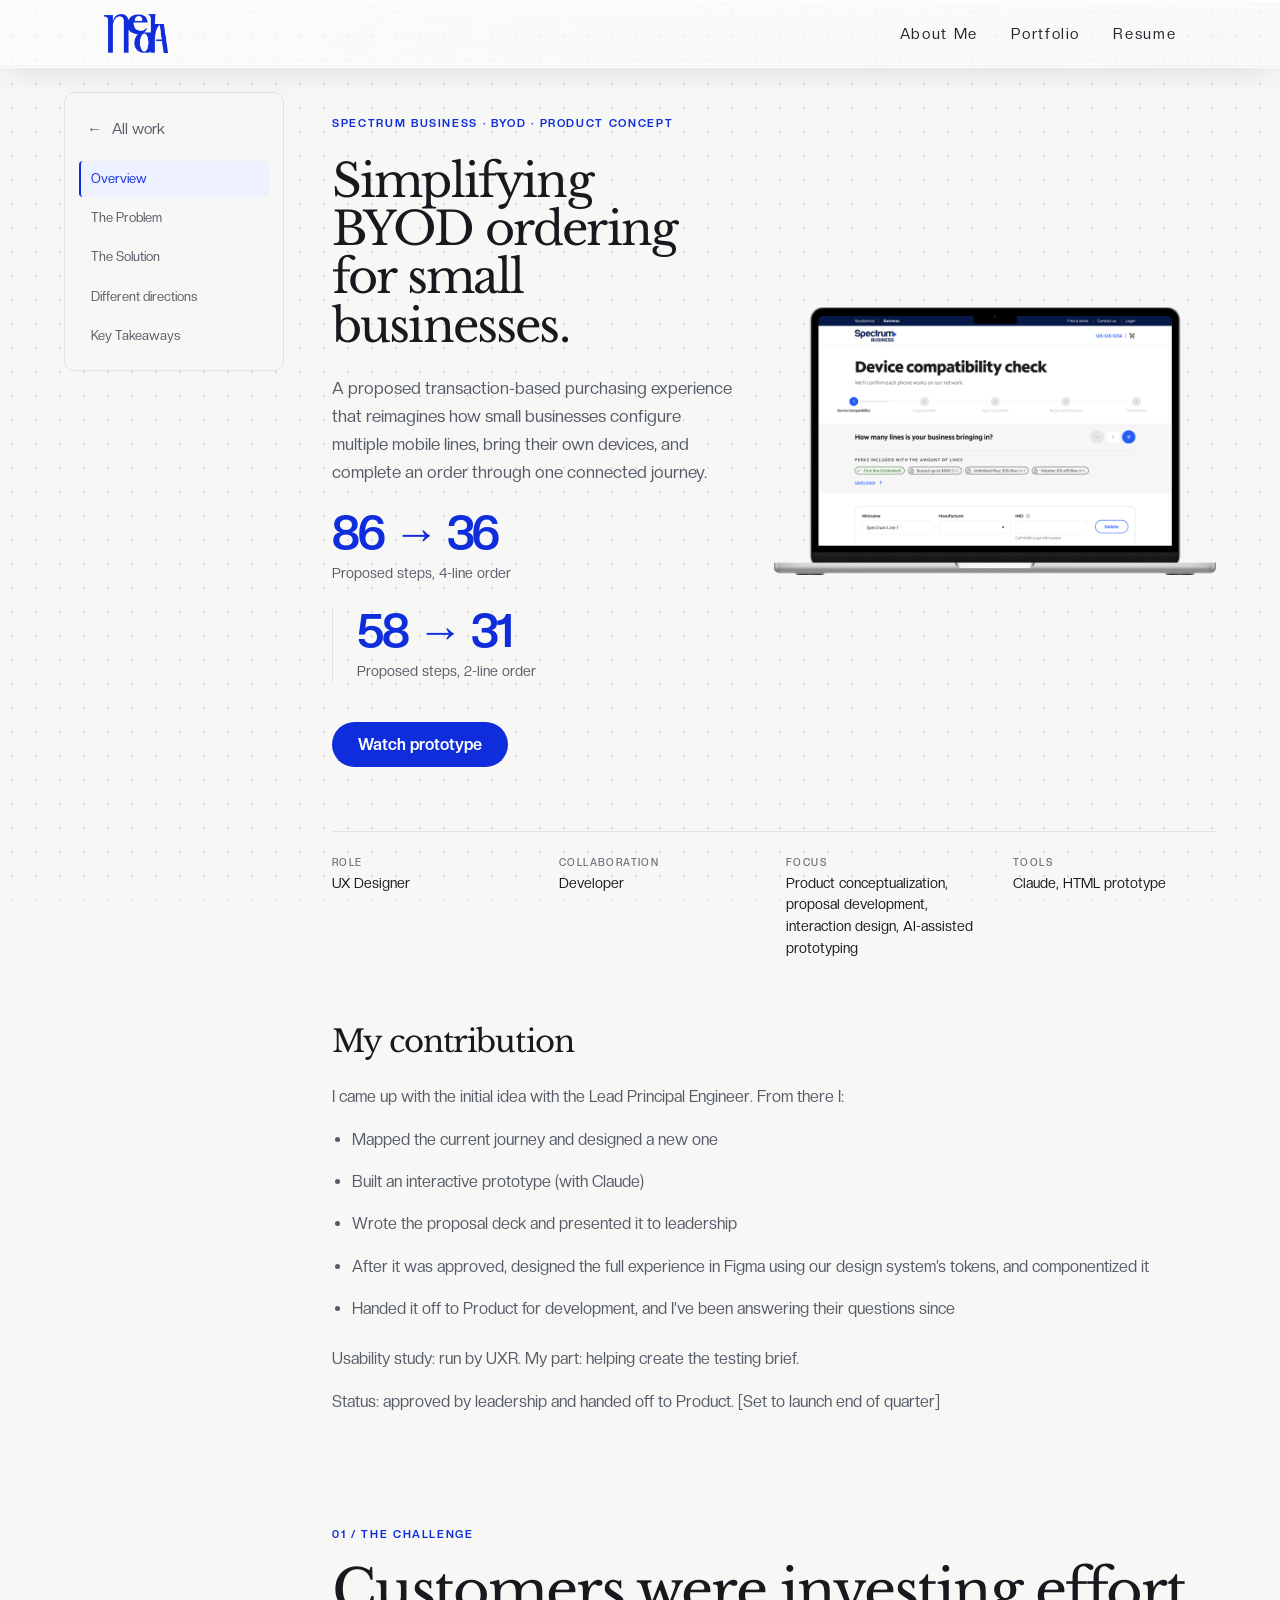
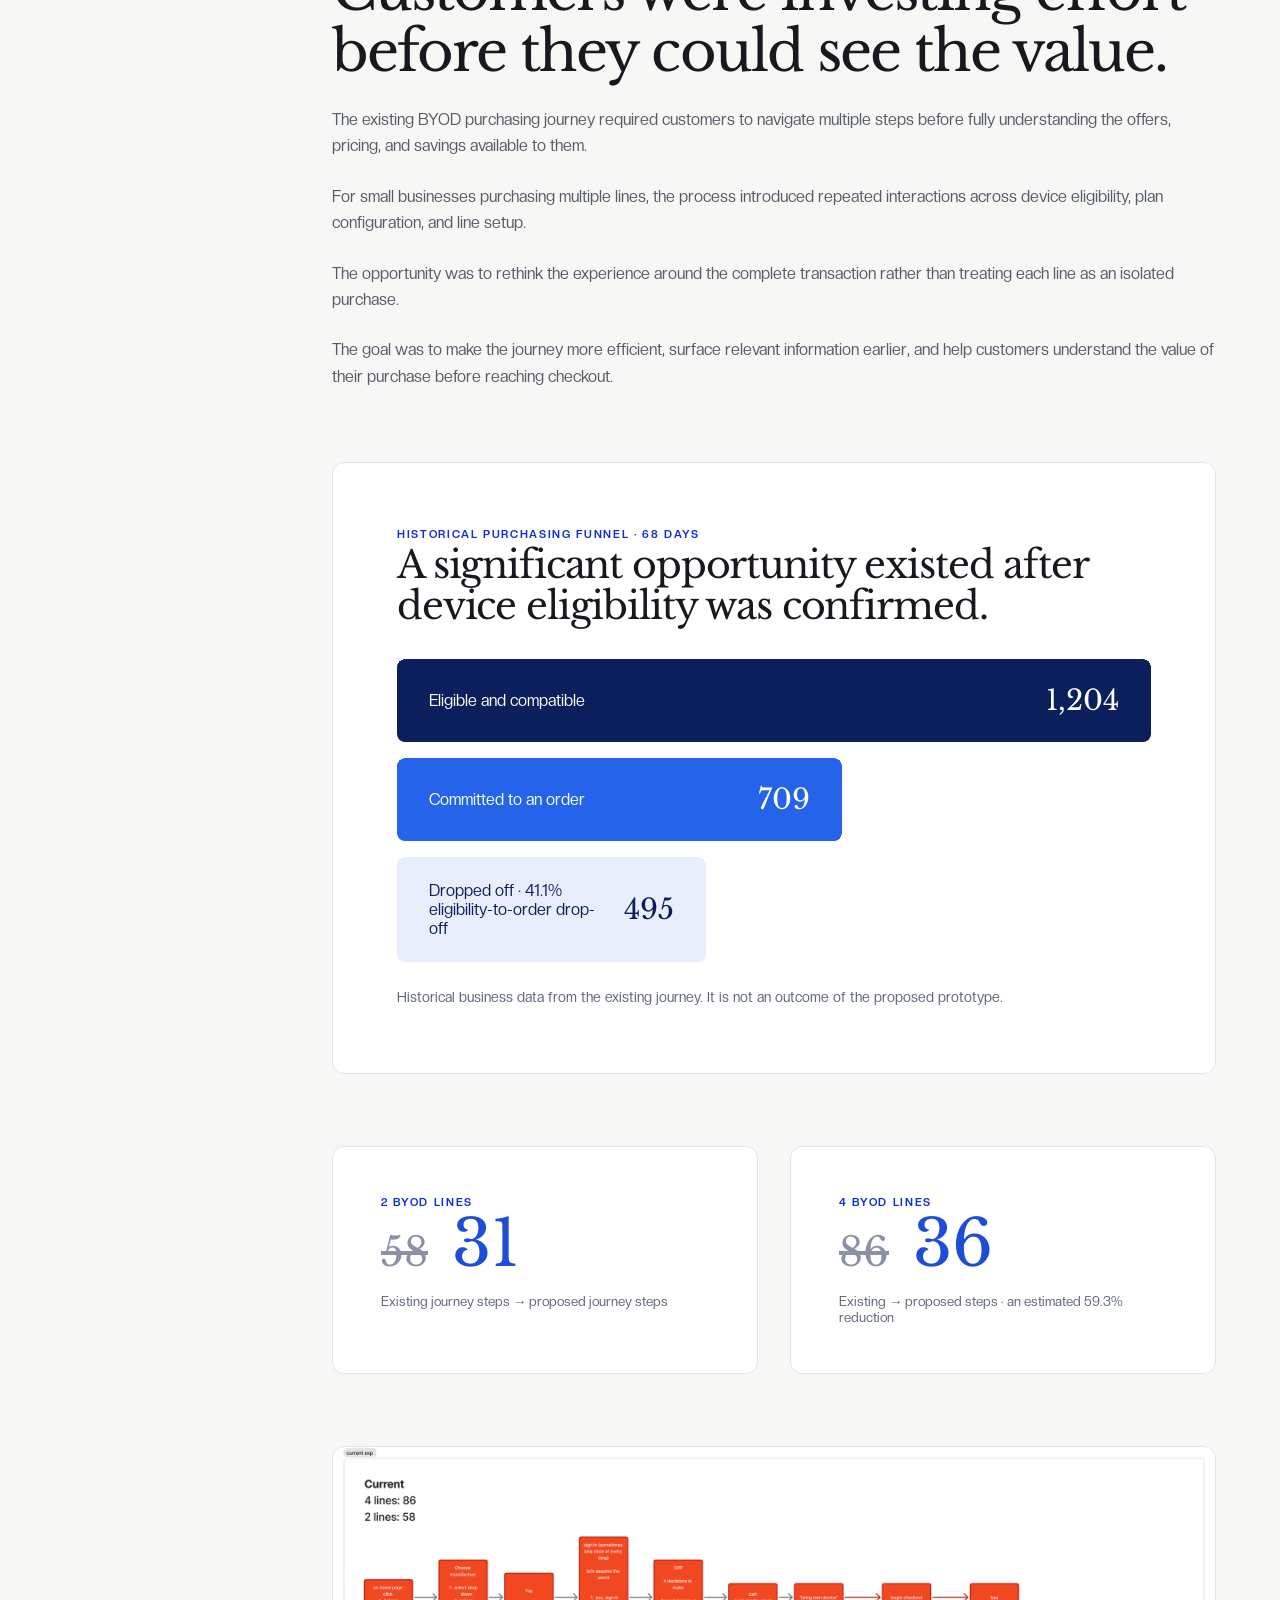
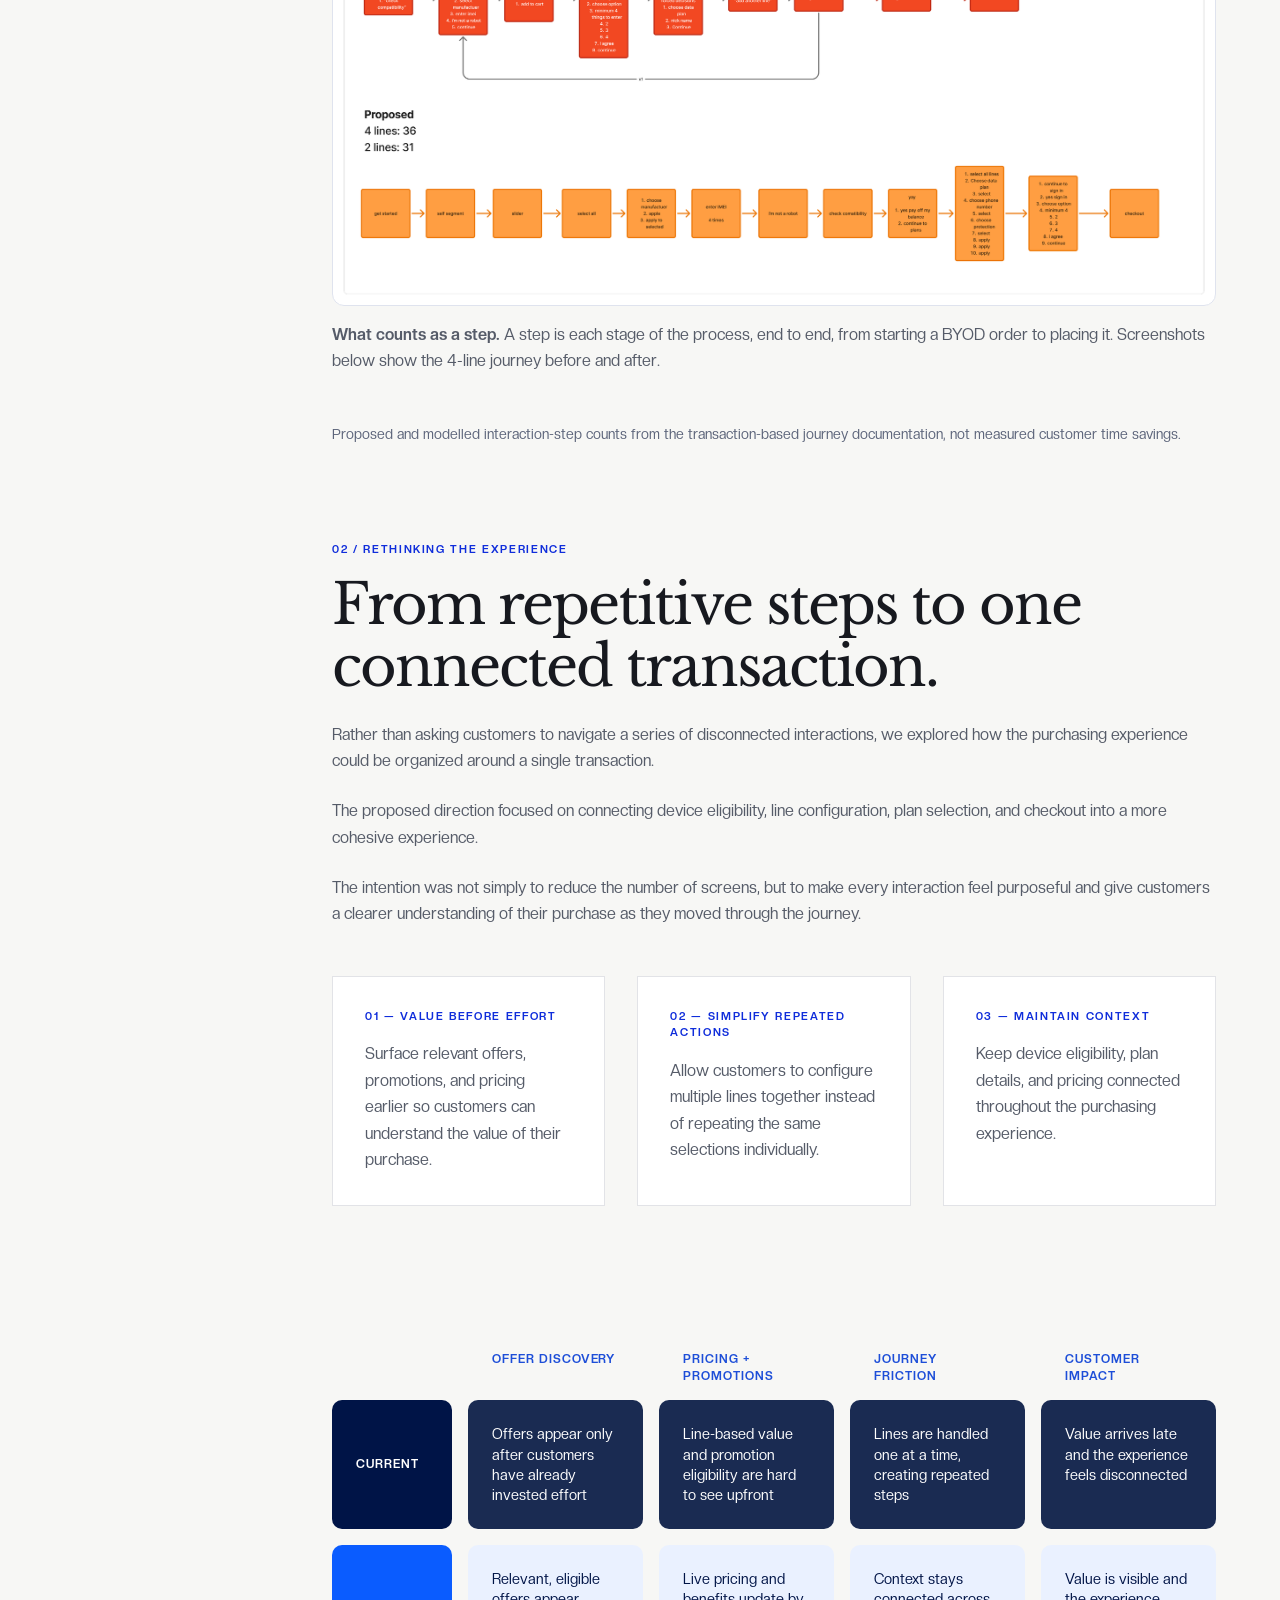
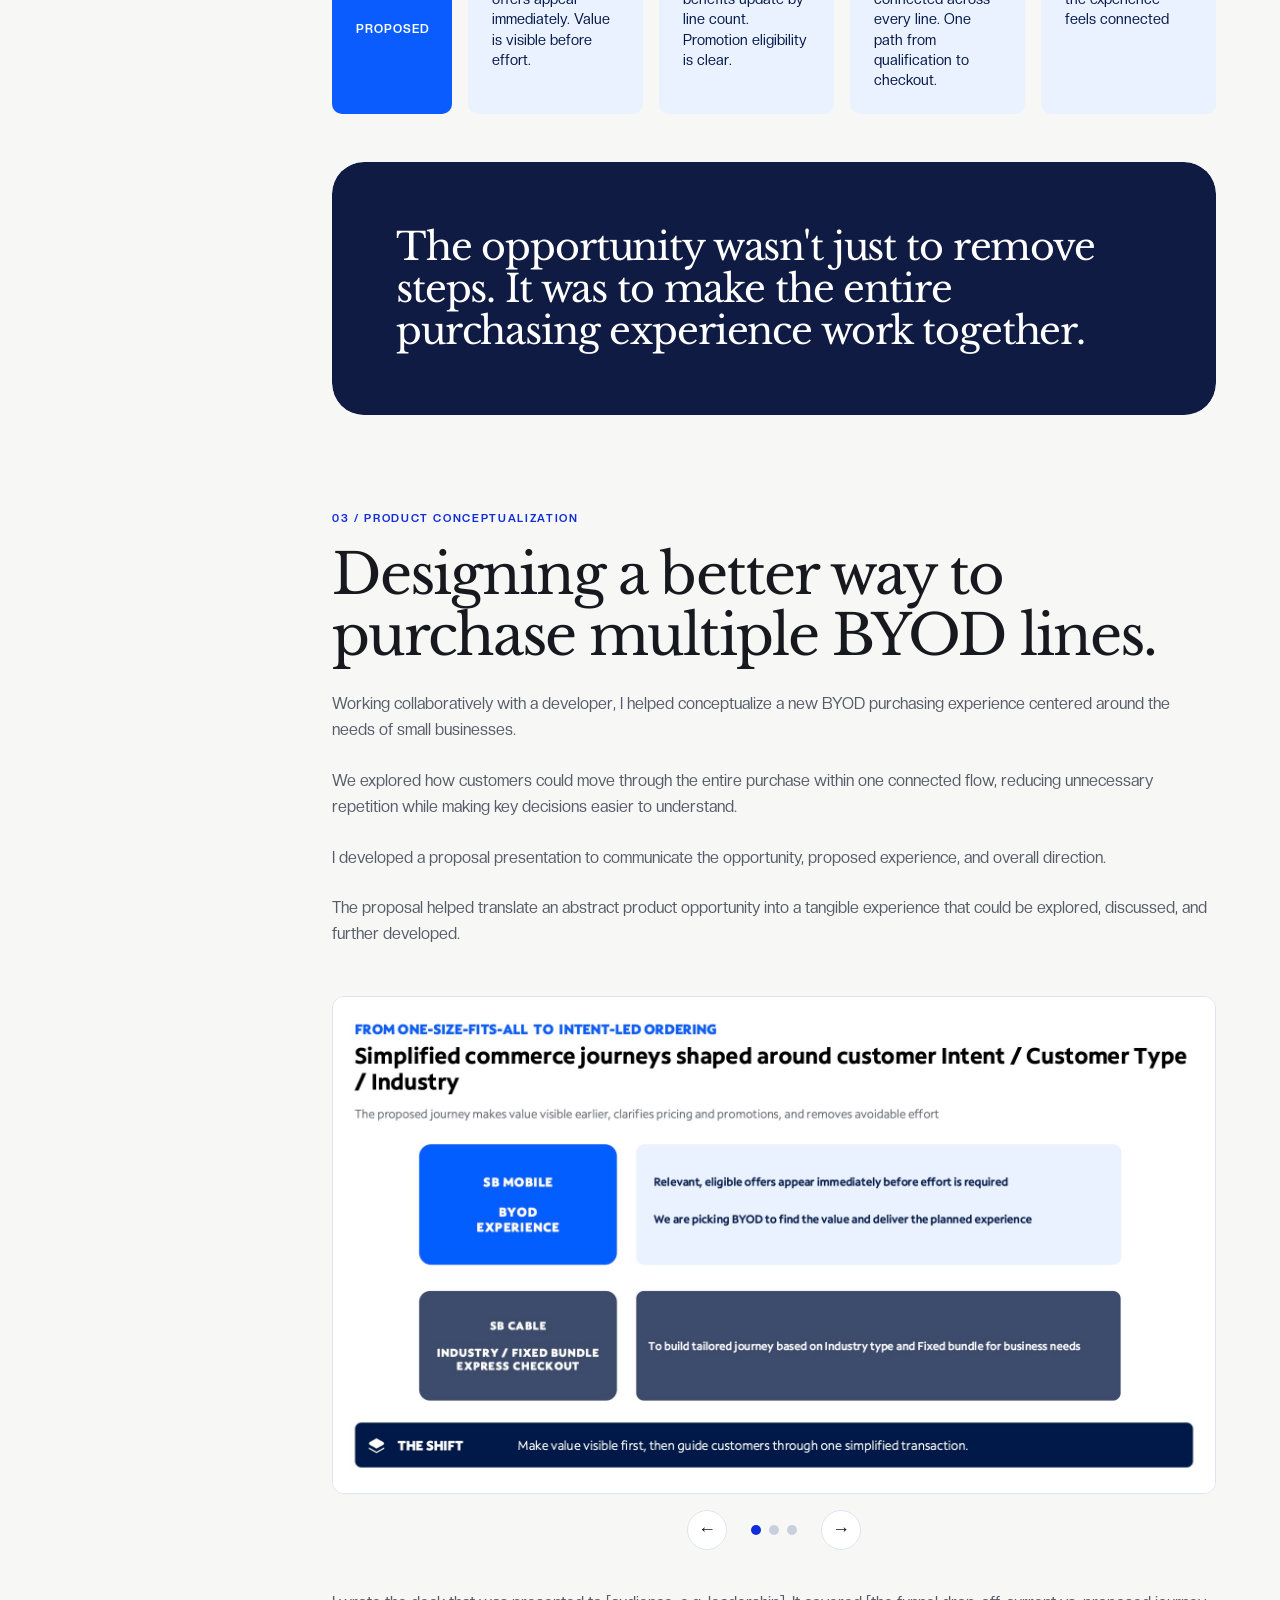
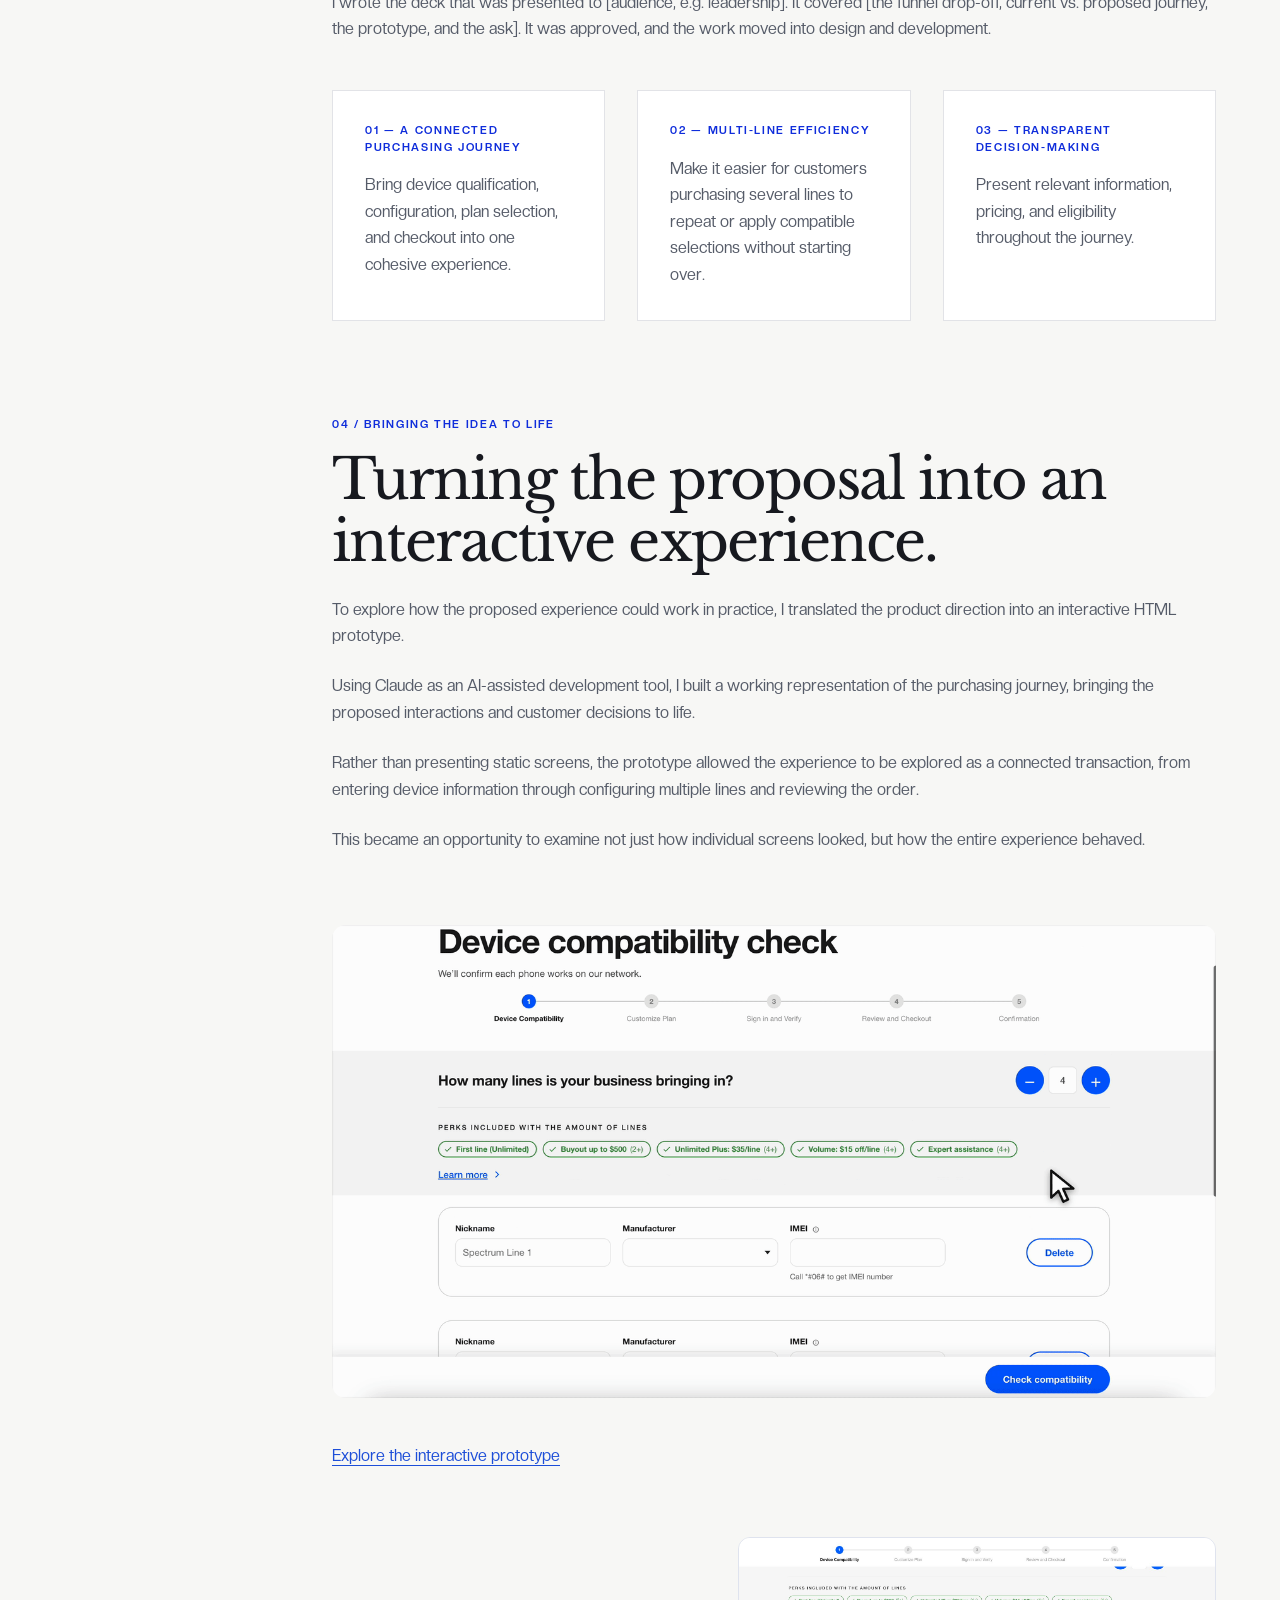
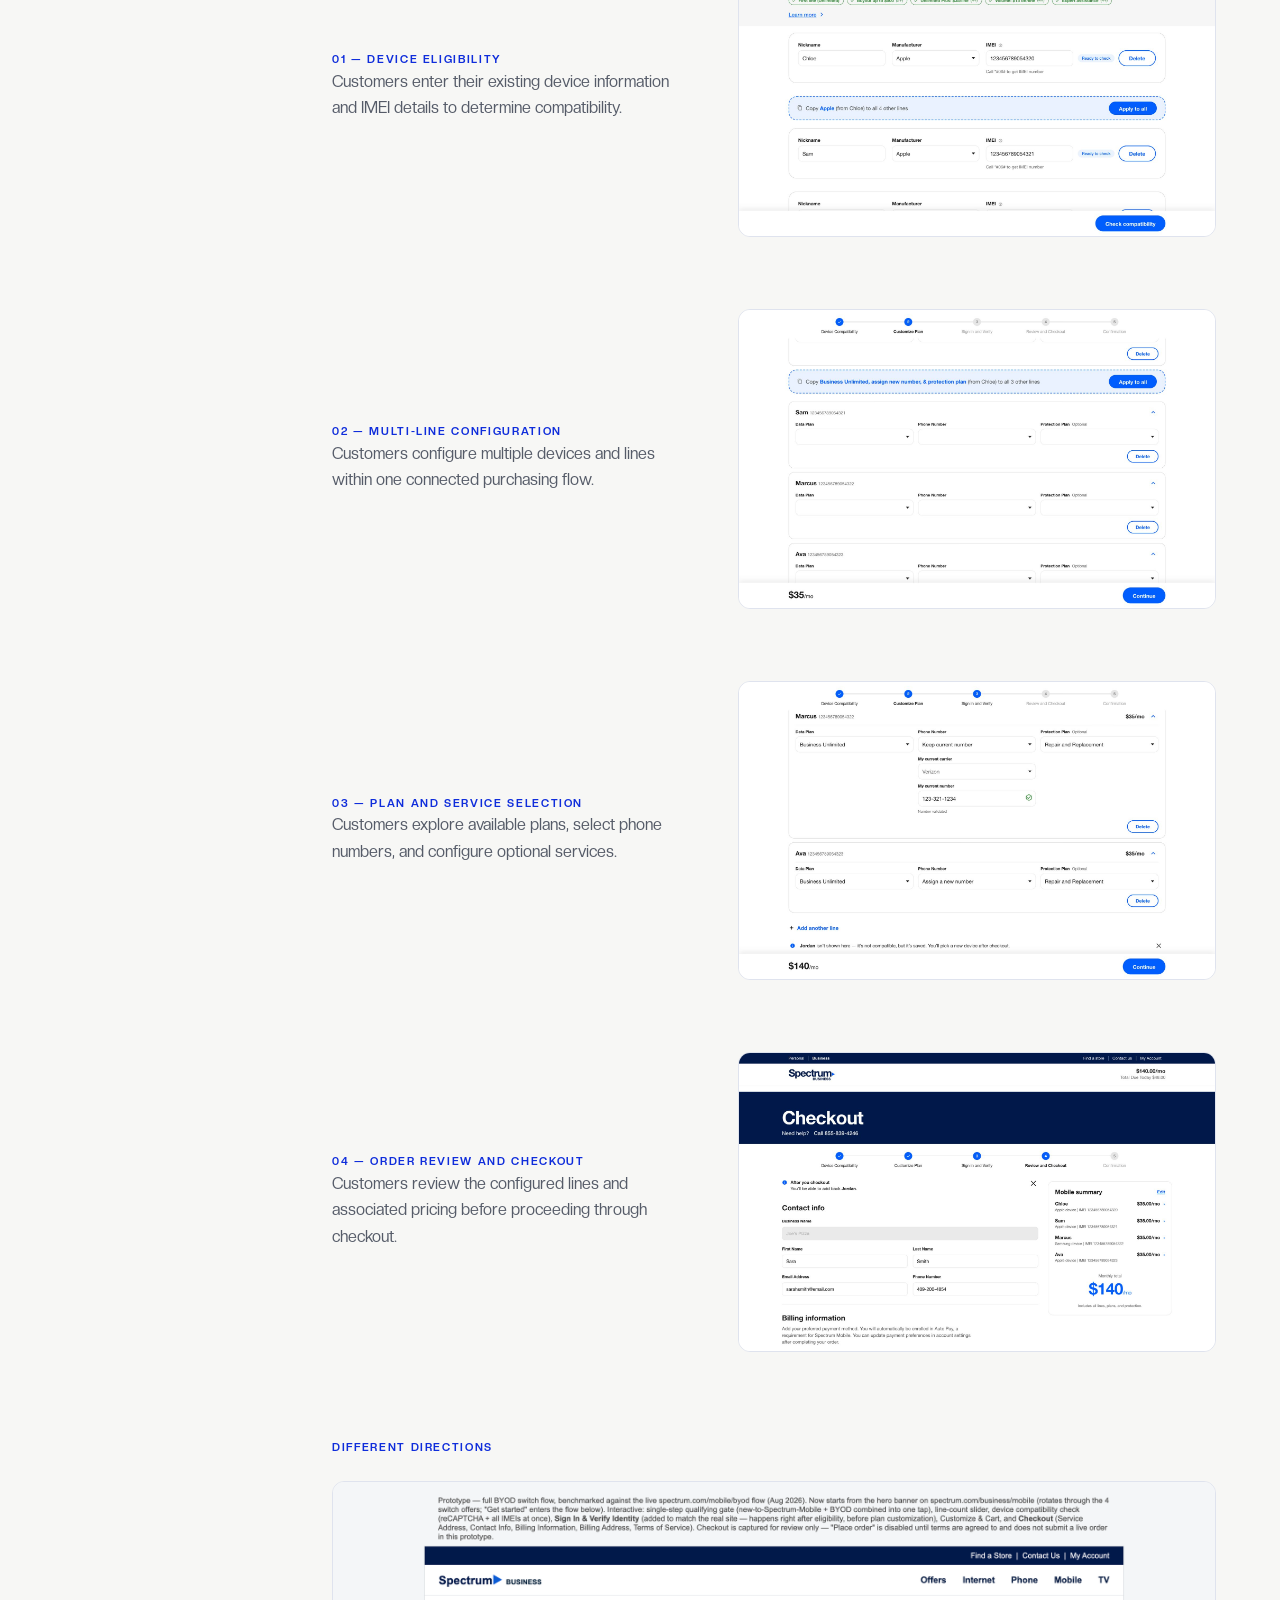
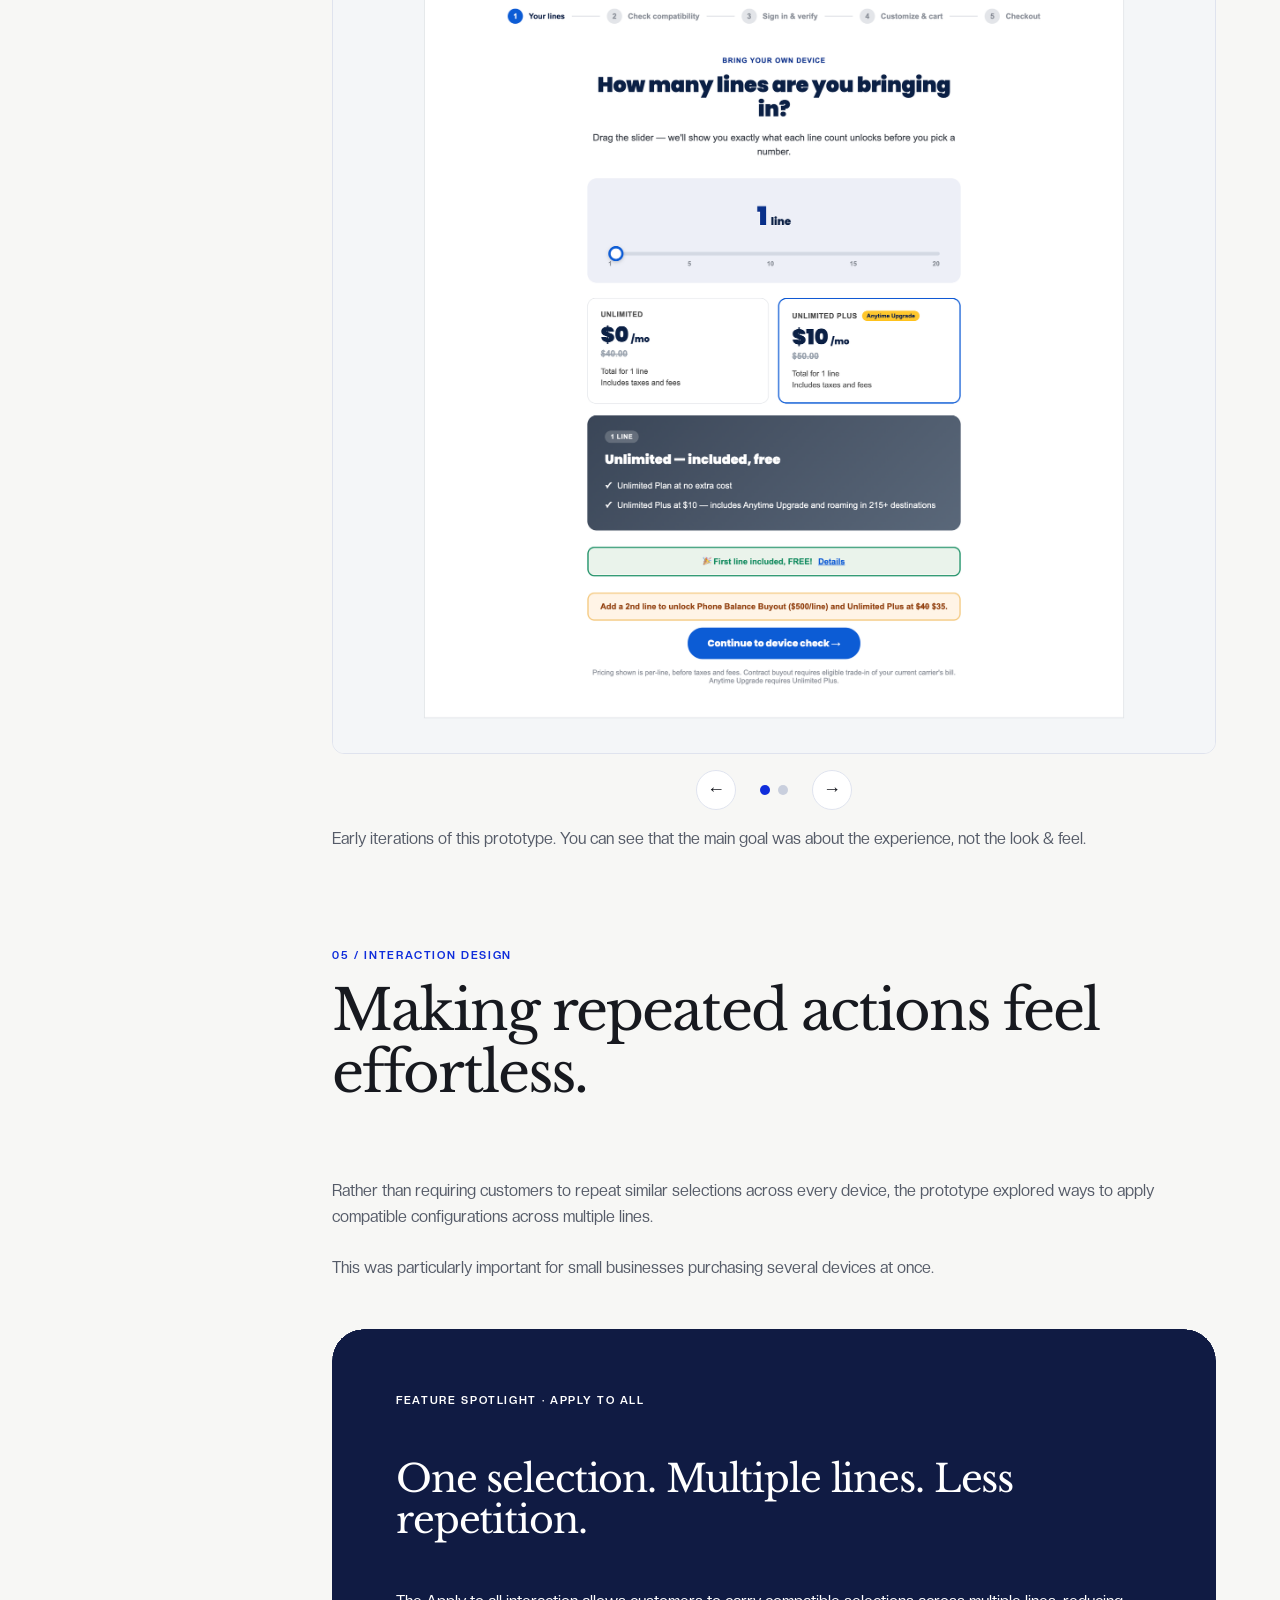
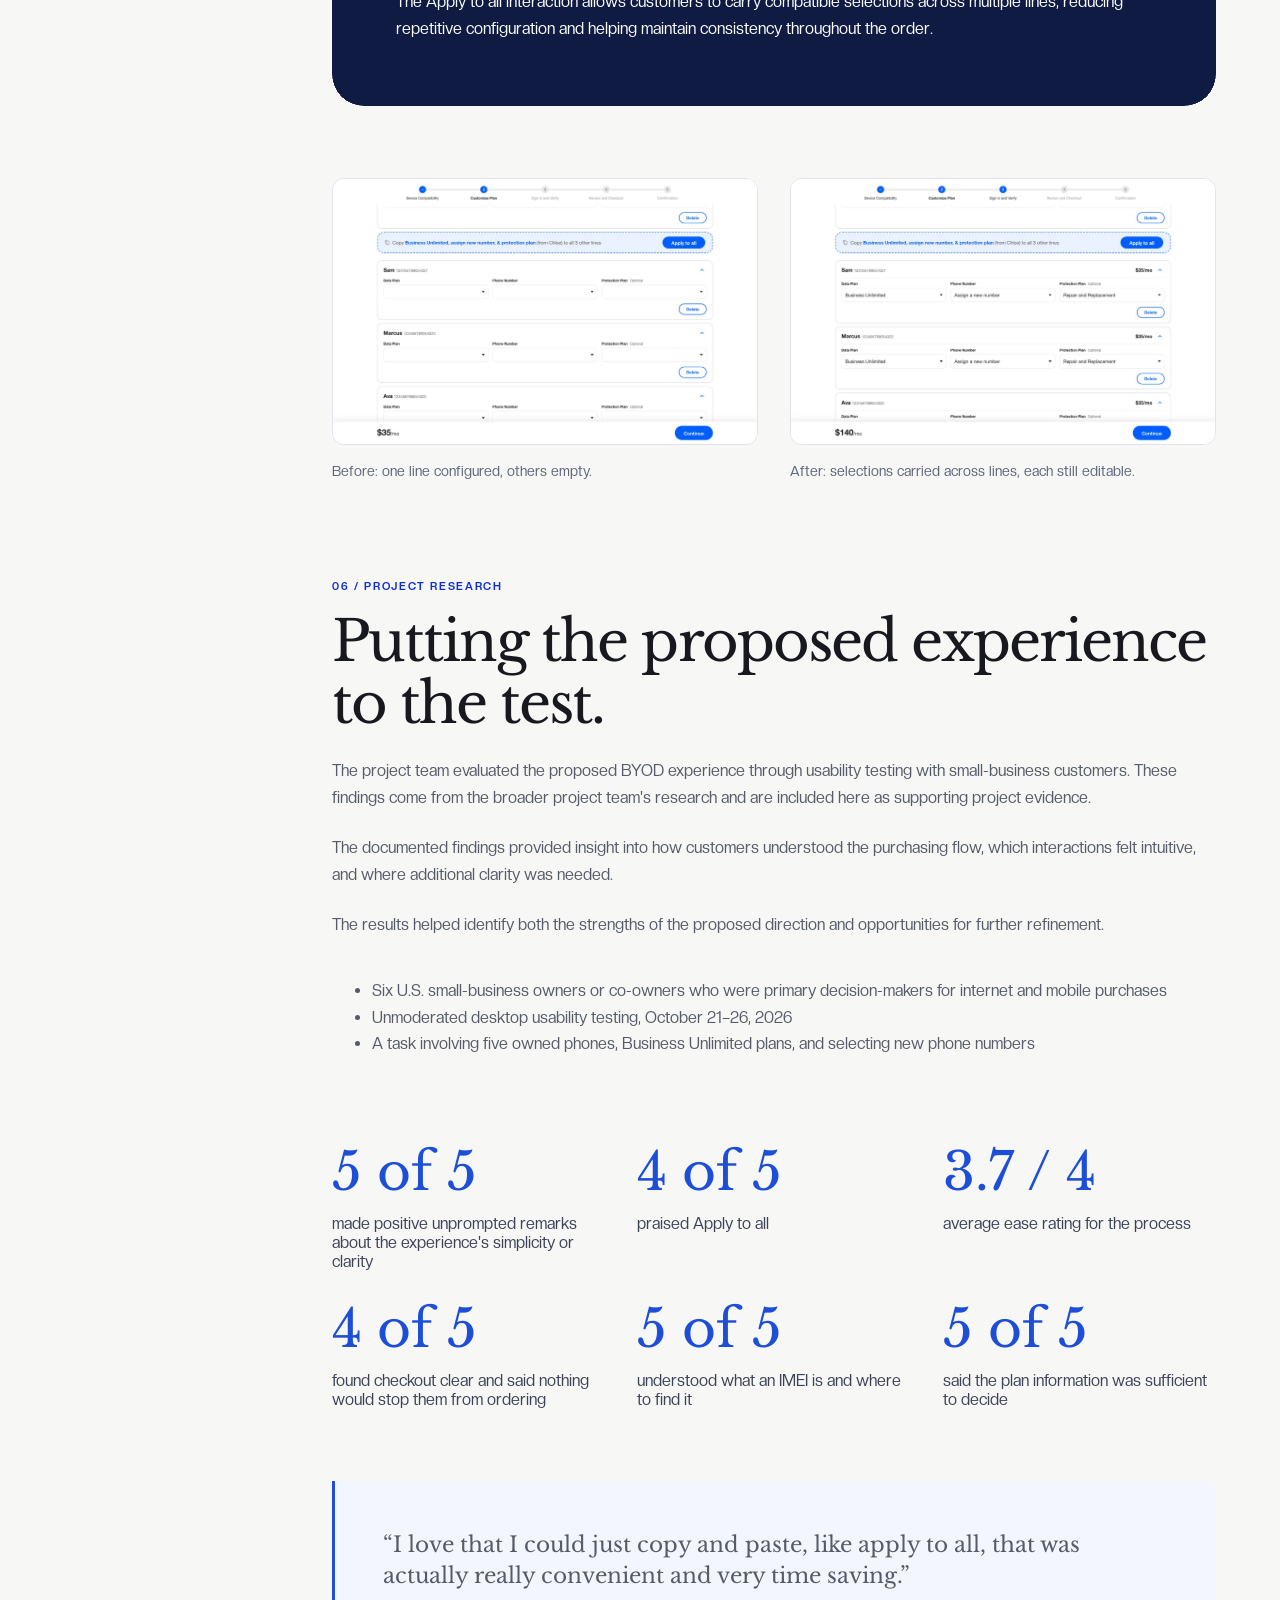
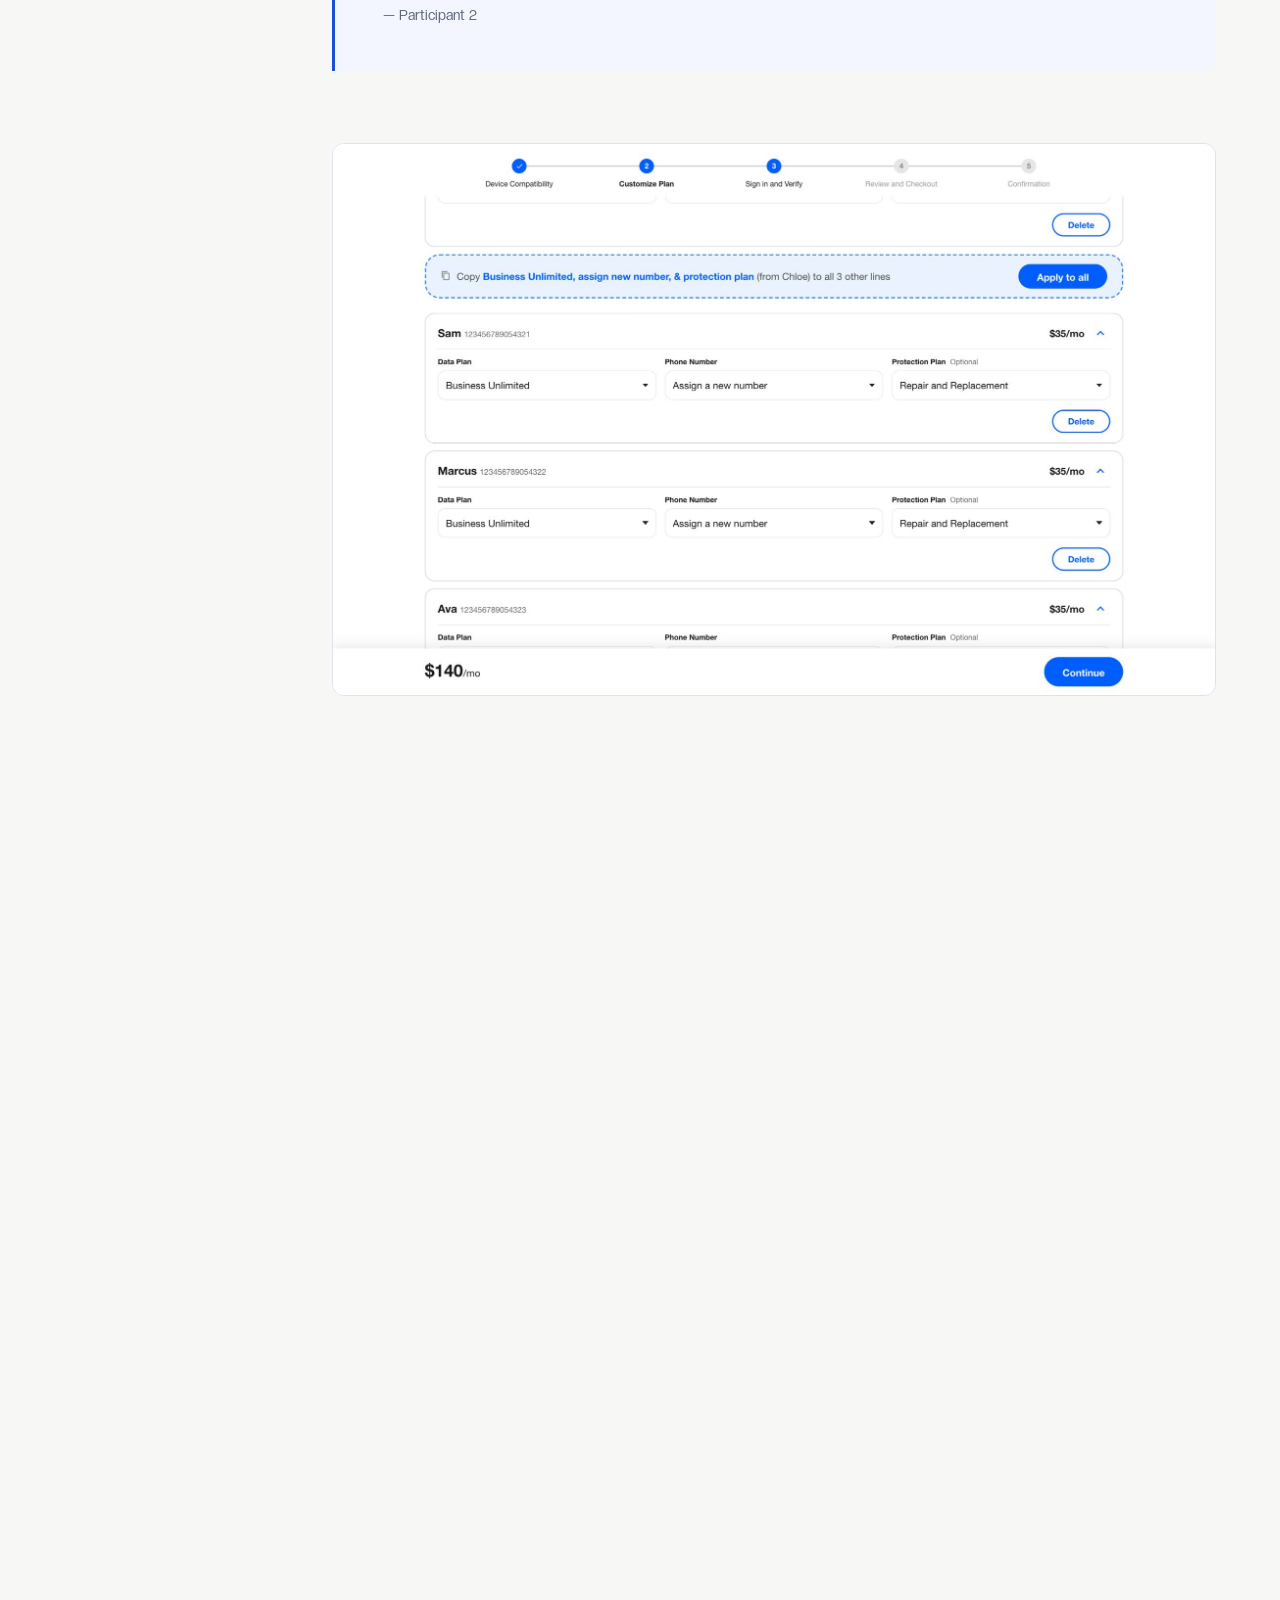
<file: byod/index.html>
<!doctype html>
<html lang="en">
  <head>
    <meta charset="utf-8">
    <meta name="viewport" content="width=device-width, initial-scale=1">
    <meta name="description" content="A proposed BYOD purchasing experience for Spectrum Business Mobile, conceptualized with a developer and built as an interactive prototype.">
    <title>Simplifying BYOD Ordering | Neda Rahimi</title>
    <link rel="icon" type="image/png" href="../favicon.png">
    <link rel="apple-touch-icon" href="../apple-touch-icon.png">
    <link rel="stylesheet" href="../styles.css?v=43">
    <link rel="stylesheet" href="../detail.css?v=19">
    <link rel="stylesheet" href="../spectrum/spectrum.css?v=6">
    <link rel="stylesheet" href="../verizon/verizon.css?v=3">
    <link rel="stylesheet" href="byod.css?v=7">
    <script src="byod-nav.js" defer></script>
    <script src="../scroll-progress.js" defer></script>
    <script src="../cursor.js" defer></script>
    <script src="../fade-in.js?v=4" defer></script>
  </head>
  <body class="case-study-page spectrum-study verizon-study byod-study">
    <div class="scroll-progress" role="progressbar" aria-label="Page scroll progress" aria-valuemin="0" aria-valuemax="100" aria-valuenow="0">
      <span></span>
    </div>
    <a class="skip-link" href="#main">Skip to content</a>
    <header class="site-header">
      <a class="brand" href="../index.html" aria-label="Neda Rahimi home"><img src="../assets/neda-wordmark-nav.png" alt=""></a>
      <nav class="top-nav" aria-label="Main navigation">
        <a href="../about.html">About Me</a>
        <a href="../index.html#projects">Portfolio</a>
        <a href="../Rahimi%20Neda%20Resume.pdf" target="_blank" rel="noopener">Resume</a>
      </nav>
    </header>
    <main class="case-layout" id="main">
      <aside class="case-sidebar" aria-label="Case study navigation">
        <div class="case-sidebar-top">
          <a class="all-work" href="../index.html#projects" aria-label="All work"><span aria-hidden="true">←</span><span class="all-work-label">All work</span></a>
        </div>
        <nav class="detail-toc" id="case-toc" aria-label="Case study sections">
          <a href="#overview" aria-current="location">Overview</a>
          <a href="#problem">The Problem</a>
          <a href="#proposal">The Solution</a>
          <a href="#different-directions">Different directions</a>
          <a href="#reflection">Key Takeaways</a>
        </nav>
      </aside>
      <div class="case-content spectrum-content">
        <header class="spectrum-hero spectrum-container" id="overview" aria-labelledby="page-title">
          <div class="spectrum-hero-grid">
            <div class="spectrum-hero-copy">
              <p class="spectrum-eyebrow">SPECTRUM BUSINESS · BYOD · PRODUCT CONCEPT</p>
              <h1 id="page-title">Simplifying BYOD ordering for small businesses.</h1>
              <p class="spectrum-hero-description">A proposed transaction-based purchasing experience that reimagines how small businesses configure multiple mobile lines, bring their own devices, and complete an order through one connected journey.</p>
              <div class="spectrum-hero-stats">
                <div class="spectrum-hero-stat">
                  <strong aria-label="86 to 36"><span class="b-num" data-to="86">86</span> → <span class="b-num" data-to="36">36</span></strong>
                  <span>Proposed steps, 4-line order</span>
                </div>
                <div class="spectrum-hero-stat">
                  <strong aria-label="58 to 31"><span class="b-num" data-to="58">58</span> → <span class="b-num" data-to="31">31</span></strong>
                  <span>Proposed steps, 2-line order</span>
                </div>
              </div>
              <p class="byod-hero-cta"><a class="byod-btn" href="#prototype-video">Watch prototype</a></p>
            </div>
            <figure class="spectrum-hero-media">
              <img src="../assets/byod-laptop.png" alt="Spectrum Business BYOD prototype shown on a laptop: the Device compatibility check step with line count, perks, and nickname, manufacturer and IMEI fields" width="2000" height="1212" fetchpriority="high">
            </figure>
          </div>
          <dl class="spectrum-meta vz-meta byod-meta-wide" aria-label="Project details">
            <div><dt>Role</dt><dd>UX Designer</dd></div>
            <div><dt>Collaboration</dt><dd>Developer</dd></div>
            <div><dt>Focus</dt><dd>Product conceptualization, proposal development, interaction design, AI-assisted prototyping</dd></div>
            <div><dt>Tools</dt><dd>Claude, HTML prototype</dd></div>
          </dl>
        </header>

        <section class="spectrum-container spectrum-contribution" aria-labelledby="contribution-title">
          <h2 id="contribution-title">My contribution</h2>
          <p>I came up with the initial idea with the Lead Principal Engineer. From there I:</p>
          <ul>
            <li>Mapped the current journey and designed a new one</li>
            <li>Built an interactive prototype (with Claude)</li>
            <li>Wrote the proposal deck and presented it to leadership</li>
            <li>After it was approved, designed the full experience in Figma using our design system’s tokens, and componentized it</li>
            <li>Handed it off to Product for development, and I’ve been answering their questions since</li>
          </ul>
          <p>Usability study: run by UXR. My part: helping create the testing brief.</p>
          <p>Status: approved by leadership and handed off to Product. [Set to launch end of quarter]</p>
        </section>

        <section class="spectrum-container spectrum-section" id="problem" aria-labelledby="problem-title">
          <div class="spectrum-section-head">
            <p class="spectrum-section-no">01 / THE CHALLENGE</p>
            <h2 id="problem-title">Customers were investing effort before they could see the value.</h2>
          </div>
          <p>The existing BYOD purchasing journey required customers to navigate multiple steps before fully understanding the offers, pricing, and savings available to them.</p>
          <p>For small businesses purchasing multiple lines, the process introduced repeated interactions across device eligibility, plan configuration, and line setup.</p>
          <p>The opportunity was to rethink the experience around the complete transaction rather than treating each line as an isolated purchase.</p>
          <p>The goal was to make the journey more efficient, surface relevant information earlier, and help customers understand the value of their purchase before reaching checkout.</p>

          <div class="byod-funnel" role="group" aria-labelledby="funnel-title">
            <p class="spectrum-kicker">HISTORICAL PURCHASING FUNNEL · 68 DAYS</p>
            <h3 id="funnel-title">A significant opportunity existed after device eligibility was confirmed.</h3>
            <div class="byod-bar"><span>Eligible and compatible</span><strong><span class="b-num" data-to="1204" data-comma>1,204</span></strong></div>
            <div class="byod-bar b2"><span>Committed to an order</span><strong><span class="b-num" data-to="709" data-comma>709</span></strong></div>
            <div class="byod-bar b3"><span>Dropped off · 41.1% eligibility-to-order drop-off</span><strong><span class="b-num" data-to="495" data-comma>495</span></strong></div>
            <p class="byod-note">Historical business data from the existing journey. It is not an outcome of the proposed prototype.</p>
          </div>

          <div class="byod-steps">
            <div>
              <p class="spectrum-kicker">2 BYOD LINES</p>
              <div class="byod-compare"><span class="from b-num" data-to="58">58</span><span class="to b-num" data-to="31">31</span></div>
              <small>Existing journey steps → proposed journey steps</small>
            </div>
            <div>
              <p class="spectrum-kicker">4 BYOD LINES</p>
              <div class="byod-compare"><span class="from b-num" data-to="86">86</span><span class="to b-num" data-to="36">36</span></div>
              <small>Existing → proposed steps · an estimated 59.3% reduction</small>
            </div>
          </div>
          <figure class="byod-steps-figure">
            <img src="../assets/byod-steps.png" alt="Diagram comparing the current and proposed BYOD step counts across the journey" width="2000" loading="lazy">
            <figcaption><strong>What counts as a step.</strong> A step is each stage of the process, end to end, from starting a BYOD order to placing it. Screenshots below show the 4-line journey before and after.</figcaption>
          </figure>
          <p class="byod-note">Proposed and modelled interaction-step counts from the transaction-based journey documentation, not measured customer time savings.</p>
        </section>

        <section class="spectrum-container spectrum-section" id="opportunity" aria-labelledby="opportunity-title">
          <div class="spectrum-section-head">
            <p class="spectrum-section-no">02 / RETHINKING THE EXPERIENCE</p>
            <h2 id="opportunity-title">From repetitive steps to one connected transaction.</h2>
          </div>
          <p>Rather than asking customers to navigate a series of disconnected interactions, we explored how the purchasing experience could be organized around a single transaction.</p>
          <p>The proposed direction focused on connecting device eligibility, line configuration, plan selection, and checkout into a more cohesive experience.</p>
          <p>The intention was not simply to reduce the number of screens, but to make every interaction feel purposeful and give customers a clearer understanding of their purchase as they moved through the journey.</p>
          <div class="vz-card-grid">
            <article class="vz-card"><p class="spectrum-kicker">01 — VALUE BEFORE EFFORT</p><p>Surface relevant offers, promotions, and pricing earlier so customers can understand the value of their purchase.</p></article>
            <article class="vz-card"><p class="spectrum-kicker">02 — SIMPLIFY REPEATED ACTIONS</p><p>Allow customers to configure multiple lines together instead of repeating the same selections individually.</p></article>
            <article class="vz-card"><p class="spectrum-kicker">03 — MAINTAIN CONTEXT</p><p>Keep device eligibility, plan details, and pricing connected throughout the purchasing experience.</p></article>
          </div>
          <p class="spectrum-kicker vz-context-label">CURRENT VS. PROPOSED BYOD EXPERIENCE · RECREATED FROM THE PROPOSAL</p>
          <div class="byod-journey" role="table" aria-label="Current versus proposed BYOD experience">
            <div class="head"></div><div class="head">Offer discovery</div><div class="head">Pricing + promotions</div><div class="head">Journey friction</div><div class="head">Customer impact</div>
            <div class="row-label cur">Current</div>
            <div class="cur">Offers appear only after customers have already invested effort</div>
            <div class="cur">Line-based value and promotion eligibility are hard to see upfront</div>
            <div class="cur">Lines are handled one at a time, creating repeated steps</div>
            <div class="cur">Value arrives late and the experience feels disconnected</div>
            <div class="row-label pro">Proposed</div>
            <div class="pro">Relevant, eligible offers appear immediately. Value is visible before effort.</div>
            <div class="pro">Live pricing and benefits update by line count. Promotion eligibility is clear.</div>
            <div class="pro">Context stays connected across every line. One path from qualification to checkout.</div>
            <div class="pro">Value is visible and the experience feels connected</div>
          </div>
          <div class="spectrum-panel vz-panel">
            <h3>The opportunity wasn't just to remove steps. It was to make the entire purchasing experience work together.</h3>
          </div>
        </section>

        <section class="spectrum-container spectrum-section" id="proposal" aria-labelledby="proposal-title">
          <div class="spectrum-section-head">
            <p class="spectrum-section-no">03 / PRODUCT CONCEPTUALIZATION</p>
            <h2 id="proposal-title">Designing a better way to purchase multiple BYOD lines.</h2>
          </div>
          <p>Working collaboratively with a developer, I helped conceptualize a new BYOD purchasing experience centered around the needs of small businesses.</p>
          <p>We explored how customers could move through the entire purchase within one connected flow, reducing unnecessary repetition while making key decisions easier to understand.</p>
          <p>I developed a proposal presentation to communicate the opportunity, proposed experience, and overall direction.</p>
          <p>The proposal helped translate an abstract product opportunity into a tangible experience that could be explored, discussed, and further developed.</p>
          <div class="byod-carousel" role="region" aria-roledescription="carousel" aria-label="Proposal deck slides">
            <div class="byod-carousel-track">
              <figure class="byod-slide" role="group" aria-roledescription="slide" aria-label="1 of 3"><img src="../assets/byod-slide-2.jpg" alt="Proposal slide: simplified commerce journeys shaped around customer intent, with SB Mobile BYOD experience and SB Cable" loading="lazy"></figure>
              <figure class="byod-slide" role="group" aria-roledescription="slide" aria-label="2 of 3"><img src="../assets/byod-slide-3.jpg" alt="Proposal deck slide 3" loading="lazy"></figure>
              <figure class="byod-slide" role="group" aria-roledescription="slide" aria-label="3 of 3"><img src="../assets/byod-slide-4.jpg" alt="Proposal deck slide 4" loading="lazy"></figure>
            </div>
            <div class="byod-carousel-controls">
              <button type="button" class="byod-carousel-prev" aria-label="Previous slide">←</button>
              <div class="byod-carousel-dots"></div>
              <button type="button" class="byod-carousel-next" aria-label="Next slide">→</button>
            </div>
          </div>
          <p class="byod-caption">I wrote the deck that was presented to [audience, e.g. leadership]. It covered [the funnel drop-off, current vs. proposed journey, the prototype, and the ask]. It was approved, and the work moved into design and development.</p>
          <div class="vz-card-grid">
            <article class="vz-card"><p class="spectrum-kicker">01 — A CONNECTED PURCHASING JOURNEY</p><p>Bring device qualification, configuration, plan selection, and checkout into one cohesive experience.</p></article>
            <article class="vz-card"><p class="spectrum-kicker">02 — MULTI-LINE EFFICIENCY</p><p>Make it easier for customers purchasing several lines to repeat or apply compatible selections without starting over.</p></article>
            <article class="vz-card"><p class="spectrum-kicker">03 — TRANSPARENT DECISION-MAKING</p><p>Present relevant information, pricing, and eligibility throughout the journey.</p></article>
          </div>
        </section>

        <section class="spectrum-container spectrum-section" id="prototype" aria-labelledby="prototype-title">
          <div class="spectrum-section-head">
            <p class="spectrum-section-no">04 / BRINGING THE IDEA TO LIFE</p>
            <h2 id="prototype-title">Turning the proposal into an interactive experience.</h2>
          </div>
          <p>To explore how the proposed experience could work in practice, I translated the product direction into an interactive HTML prototype.</p>
          <p>Using Claude as an AI-assisted development tool, I built a working representation of the purchasing journey, bringing the proposed interactions and customer decisions to life.</p>
          <p>Rather than presenting static screens, the prototype allowed the experience to be explored as a connected transaction, from entering device information through configuring multiple lines and reviewing the order.</p>
          <p>This became an opportunity to examine not just how individual screens looked, but how the entire experience behaved.</p>

          <div class="byod-demo" id="prototype-video">
            <img src="../assets/byod-prototype-demo.gif" alt="Animated walkthrough of the proposed BYOD journey prototype" loading="lazy">
          </div>
          <a class="byod-link" href="prototype.html" target="_blank" rel="noopener">Explore the interactive prototype</a>

          <div class="byod-split">
            <div><p class="spectrum-kicker">01 — DEVICE ELIGIBILITY</p><p>Customers enter their existing device information and IMEI details to determine compatibility.</p></div>
            <figure class="byod-shot"><img src="../assets/byod-compat.jpg" alt="Device and IMEI entry screen with nickname, manufacturer, and IMEI fields for each line" loading="lazy"></figure>
          </div>
          <div class="byod-split reverse">
            <div><p class="spectrum-kicker">02 — MULTI-LINE CONFIGURATION</p><p>Customers configure multiple devices and lines within one connected purchasing flow.</p></div>
            <figure class="byod-shot"><img src="../assets/byod-apply-before.jpg" alt="Multi-line configuration screen with an Apply to all banner above several lines" loading="lazy"></figure>
          </div>
          <div class="byod-split">
            <div><p class="spectrum-kicker">03 — PLAN AND SERVICE SELECTION</p><p>Customers explore available plans, select phone numbers, and configure optional services.</p></div>
            <figure class="byod-shot"><img src="../assets/byod-numbers.jpg" alt="Line configuration showing a kept phone number with carrier and number validation, and a new number for another line" loading="lazy"></figure>
          </div>
          <div class="byod-split reverse">
            <div><p class="spectrum-kicker">04 — ORDER REVIEW AND CHECKOUT</p><p>Customers review the configured lines and associated pricing before proceeding through checkout.</p></div>
            <figure class="byod-shot"><img src="../assets/byod-checkout.jpg" alt="Checkout screen with contact information and a mobile summary listing each line and the monthly total" loading="lazy"></figure>
          </div>

          <div id="different-directions" class="byod-directions">
            <p class="spectrum-kicker">DIFFERENT DIRECTIONS</p>
          <div class="byod-carousel" role="region" aria-roledescription="carousel" aria-label="Early prototype iterations">
            <div class="byod-carousel-track">
              <figure class="byod-slide" role="group" aria-roledescription="slide" aria-label="1 of 2"><img src="../assets/byod-iteration-1.png" alt="Early prototype iteration 1" loading="lazy"></figure>
              <figure class="byod-slide" role="group" aria-roledescription="slide" aria-label="2 of 2"><img src="../assets/byod-iteration-2.png" alt="Early prototype iteration 2: How many lines are you bringing in?" loading="lazy"></figure>
            </div>
            <div class="byod-carousel-controls">
              <button type="button" class="byod-carousel-prev" aria-label="Previous slide">←</button>
              <div class="byod-carousel-dots"></div>
              <button type="button" class="byod-carousel-next" aria-label="Next slide">→</button>
            </div>
          </div>
            <p class="byod-caption">Early iterations of this prototype. You can see that the main goal was about the experience, not the look &amp; feel.</p>
          </div>
        </section>

        <section class="spectrum-container spectrum-section" id="multiple-lines" aria-labelledby="multiple-lines-title">
          <div class="spectrum-section-head">
            <p class="spectrum-section-no">05 / INTERACTION DESIGN</p>
            <h2 id="multiple-lines-title">Making repeated actions feel effortless.</h2>
          </div>
          <p>One of the key opportunities in the proposed experience was simplifying the configuration of multiple lines.</p>
          <p>Rather than requiring customers to repeat similar selections across every device, the prototype explored ways to apply compatible configurations across multiple lines.</p>
          <p>This was particularly important for small businesses purchasing several devices at once.</p>
          <div class="spectrum-panel vz-panel">
            <p class="spectrum-kicker">FEATURE SPOTLIGHT · APPLY TO ALL</p>
            <h3>One selection. Multiple lines. Less repetition.</h3>
            <p>The Apply to all interaction allows customers to carry compatible selections across multiple lines, reducing repetitive configuration and helping maintain consistency throughout the order.</p>
          </div>
          <div class="byod-pair">
            <figure class="byod-shot"><img src="../assets/byod-apply-before.jpg" alt="Before: the first line is configured and an Apply to all banner offers to copy its plan, number, and protection to three other lines; the other lines are empty" loading="lazy"><figcaption>Before: one line configured, others empty.</figcaption></figure>
            <figure class="byod-shot"><img src="../assets/byod-apply-after.jpg" alt="After: the same selections are filled in across the other lines" loading="lazy"><figcaption>After: selections carried across lines, each still editable.</figcaption></figure>
          </div>
        </section>

        <section class="spectrum-container spectrum-section" id="research" aria-labelledby="research-title">
          <div class="spectrum-section-head">
            <p class="spectrum-section-no">06 / PROJECT RESEARCH</p>
            <h2 id="research-title">Putting the proposed experience to the test.</h2>
          </div>
          <p>The project team evaluated the proposed BYOD experience through usability testing with small-business customers. These findings come from the broader project team's research and are included here as supporting project evidence.</p>
          <p>The documented findings provided insight into how customers understood the purchasing flow, which interactions felt intuitive, and where additional clarity was needed.</p>
          <p>The results helped identify both the strengths of the proposed direction and opportunities for further refinement.</p>
          <ul>
            <li>Six U.S. small-business owners or co-owners who were primary decision-makers for internet and mobile purchases</li>
            <li>Unmoderated desktop usability testing, October 21–26, 2026</li>
            <li>A task involving five owned phones, Business Unlimited plans, and selecting new phone numbers</li>
          </ul>
          <div class="byod-stats">
            <div class="byod-stat"><strong><span class="b-num" data-to="6" data-dec="0">6</span> of <span class="b-num" data-to="6" data-dec="0">6</span></strong><span>made positive unprompted remarks about the experience's simplicity or clarity</span></div>
            <div class="byod-stat"><strong><span class="b-num" data-to="5" data-dec="0">5</span> of <span class="b-num" data-to="6" data-dec="0">6</span></strong><span>praised Apply to all</span></div>
            <div class="byod-stat"><strong><span class="b-num" data-to="4.8" data-dec="1">4.8</span> / <span class="b-num" data-to="5" data-dec="0">5</span></strong><span>average ease rating for the process</span></div>
            <div class="byod-stat"><strong><span class="b-num" data-to="5" data-dec="0">5</span> of <span class="b-num" data-to="6" data-dec="0">6</span></strong><span>found checkout clear and said nothing would stop them from ordering</span></div>
            <div class="byod-stat"><strong><span class="b-num" data-to="6" data-dec="0">6</span> of <span class="b-num" data-to="6" data-dec="0">6</span></strong><span>understood what an IMEI is and where to find it</span></div>
            <div class="byod-stat"><strong><span class="b-num" data-to="6" data-dec="0">6</span> of <span class="b-num" data-to="6" data-dec="0">6</span></strong><span>said the plan information was sufficient to decide</span></div>
          </div>
          <blockquote class="byod-quote">
            <p>“I love that I could just copy and paste, like apply to all, that was actually really convenient and very time saving.”</p>
            <cite>— Participant 2</cite>
          </blockquote>
          <figure class="byod-shot"><img src="../assets/byod-apply-after.jpg" alt="Apply to all result in the prototype, with selections carried across lines" loading="lazy"></figure>
          <p class="byod-note">Research limitations: the study was directional and based on six participants. It does not imply statistical significance or a proven conversion improvement.</p>
        </section>

        <section class="spectrum-container spectrum-section" id="improvements" aria-labelledby="improvements-title">
          <div class="spectrum-section-head">
            <p class="spectrum-section-no">07 / DESIGN OPPORTUNITIES</p>
            <h2 id="improvements-title">Making important information impossible to miss.</h2>
          </div>
          <p>Although the proposed experience tested positively overall, the research identified an important opportunity around communicating device incompatibility.</p>
          <p>Participants generally understood compatibility messaging when they noticed it. However, the notification identifying an incompatible line was not prominent enough to consistently attract attention.</p>
          <div class="byod-stats">
            <div class="byod-stat"><strong><span class="b-num" data-to="2" data-dec="0">2</span> of <span class="b-num" data-to="6" data-dec="0">6</span></strong><span>participants independently noticed the incompatible-line notification without prompting</span></div>
          </div>
          <p>The other participants initially missed it. Some assumed the incompatibility was a typo or system error, while others wanted the issue resolved before proceeding to checkout.</p>
          <div class="byod-pair">
            <figure class="byod-shot"><img src="../assets/byod-incompatible.jpg" alt="Compatibility results where one line is flagged as not compatible with the network" loading="lazy"><figcaption>The incompatible-device state in the prototype.</figcaption></figure>
            <figure class="byod-shot"><img src="../assets/byod-checkout.jpg" alt="Checkout screen where a small note near the top explains the incompatible line can be added back after checkout" loading="lazy"><figcaption>At checkout, the note about the incompatible line is easy to overlook.</figcaption></figure>
          </div>
          <p class="spectrum-kicker vz-context-label">PROPOSED NEXT STEPS · NOT YET DESIGNED OR TESTED</p>
          <div class="vz-card-grid">
            <article class="vz-card"><p class="spectrum-kicker">01 — IMPROVE VISIBILITY</p><p>Make incompatible-device notifications more prominent and easier to recognize.</p></article>
            <article class="vz-card"><p class="spectrum-kicker">02 — CLARIFY COST IMPLICATIONS</p><p>Surface potential additional costs in the order summary so customers understand the impact of an incompatible line.</p></article>
            <article class="vz-card"><p class="spectrum-kicker">03 — PROVIDE A CLEAR RESOLUTION</p><p>Explore ways to resolve or stage incompatible lines before customers proceed through checkout.</p></article>
            <article class="vz-card"><p class="spectrum-kicker">04 — STRENGTHEN INTERACTION AFFORDANCES</p><p>Make controls such as Apply to all more immediately discoverable.</p></article>
            <article class="vz-card"><p class="spectrum-kicker">05 — IMPROVE PRICING TRANSPARENCY</p><p>Clarify taxes, fees, and estimated monthly charges.</p></article>
          </div>
          <p class="byod-note">The study used hypothetical phones and a supplied invalid IMEI. These findings are directional and should be further validated using realistic incompatibility scenarios.</p>
        </section>

        <section class="spectrum-container spectrum-section spectrum-reflection" id="reflection" aria-labelledby="reflection-title">
          <div class="spectrum-section-head">
            <p class="spectrum-section-no">08 / KEY TAKEAWAYS</p>
            <h2 id="reflection-title">Turning an idea into an experience customers could explore.</h2>
          </div>
          <p>This project reinforced the value of approaching product design beyond individual screens.</p>
          <p>By collaborating with a developer to identify an opportunity in the BYOD purchasing journey, I was able to help translate an initial idea into a tangible product proposal and interactive experience.</p>
          <p>Building the prototype using Claude also demonstrated how AI-assisted development can accelerate the process of exploring complex interactions and bringing product concepts to life.</p>
          <p>The project highlighted the importance of designing around the complete customer transaction, reducing repetitive effort, and making critical information clear at every stage.</p>
          <p>Most importantly, it showed how an idea can become much easier to evaluate, communicate, and improve once it exists as an experience people can actually interact with.</p>
          <p class="spectrum-reflection-close byod-closing">Good product experiences don't just reduce friction. They make complex decisions feel simple.</p>
        </section>

      <nav class="case-pagination spectrum-container" aria-label="Other case studies">
        <a href="../index.html#projects">All projects</a>
        <a href="../spectrum/index.html">Next: Spectrum Business Mobile →</a>
      </nav>
      </div>
    </main>
    <footer class="site-footer">
      <a class="footer-name" href="../index.html">Neda Rahimi</a>
      <p>Product Designer (UX &amp; UI)</p>
      <nav class="footer-nav" aria-label="Footer navigation">
        <a href="../index.html">Home</a>
        <a href="../index.html#projects">Case studies</a>
        <a href="../about.html">About me</a>
        <a href="https://www.linkedin.com/in/nedarahimi9/" target="_blank" rel="noreferrer">LinkedIn</a>
      </nav>
    </footer>
      <script src="byod-motion.js?v=2" defer></script>
  </body>
</html>
</file>
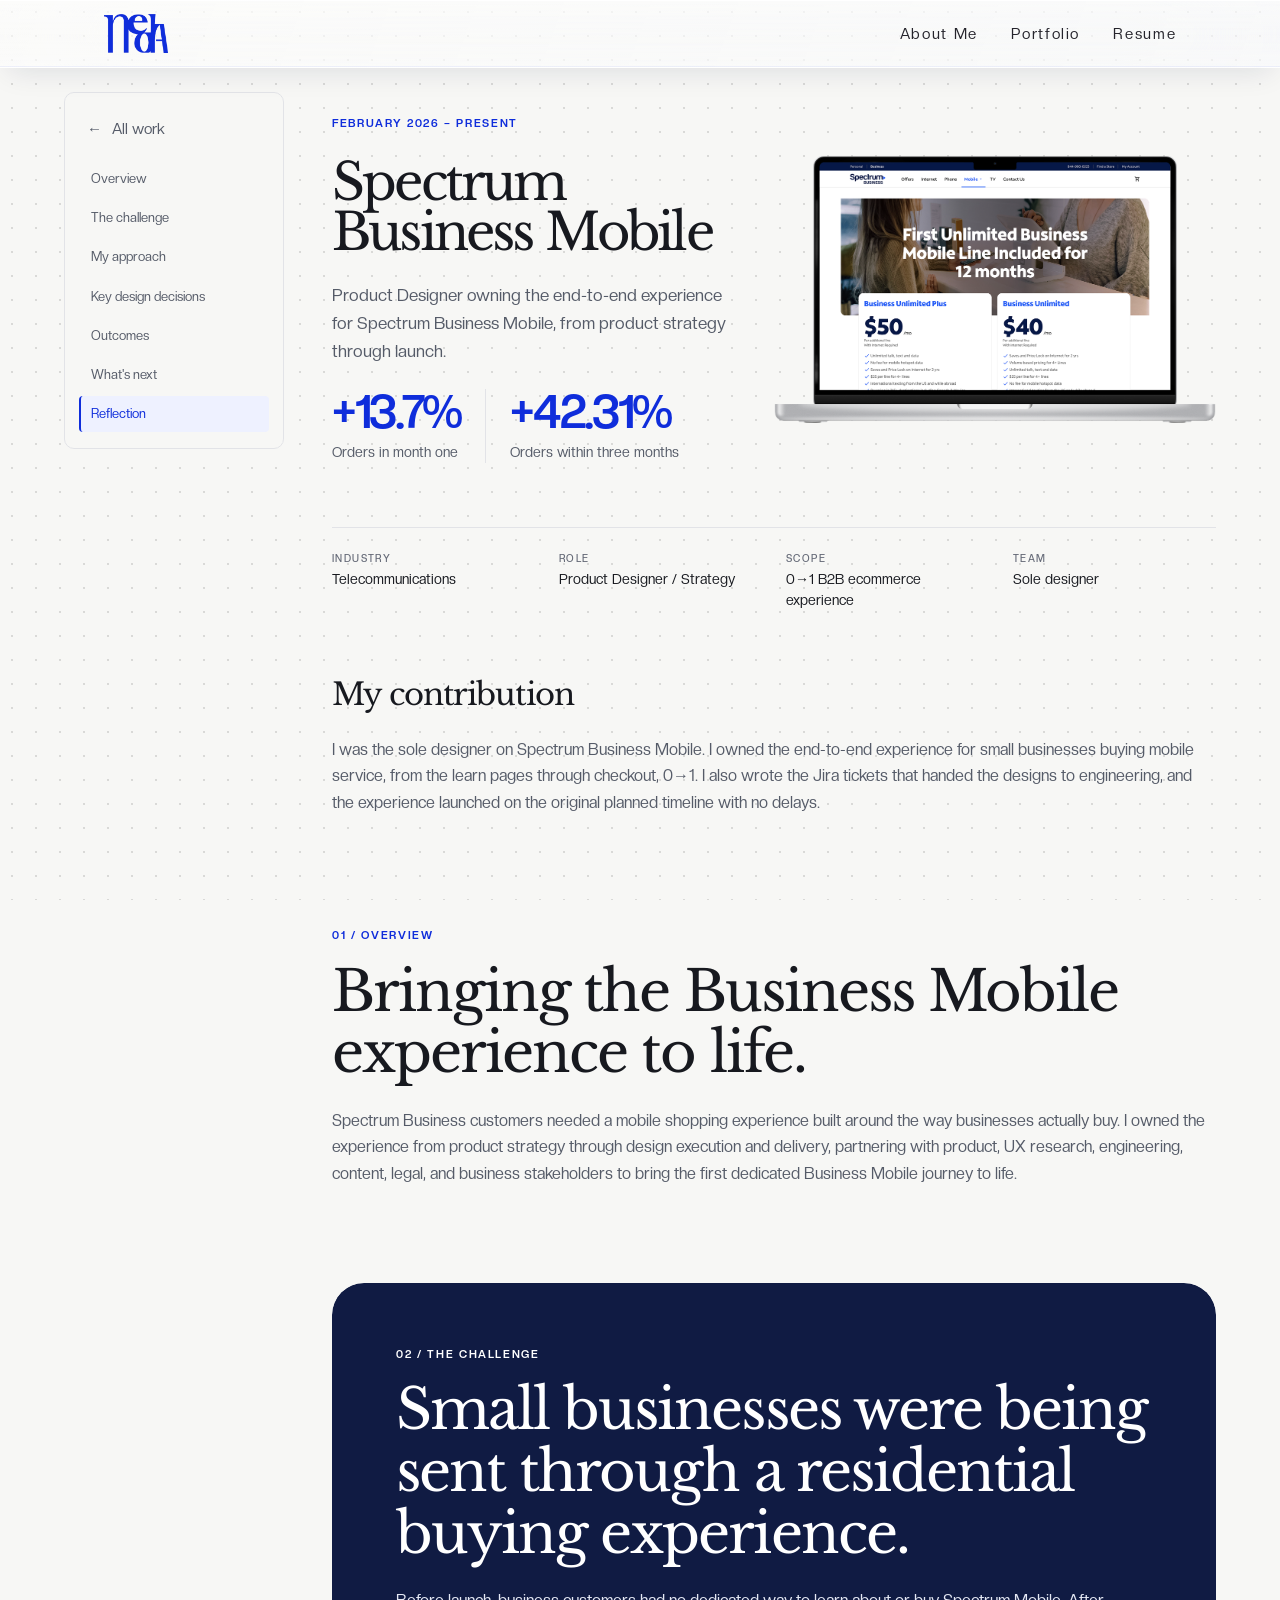
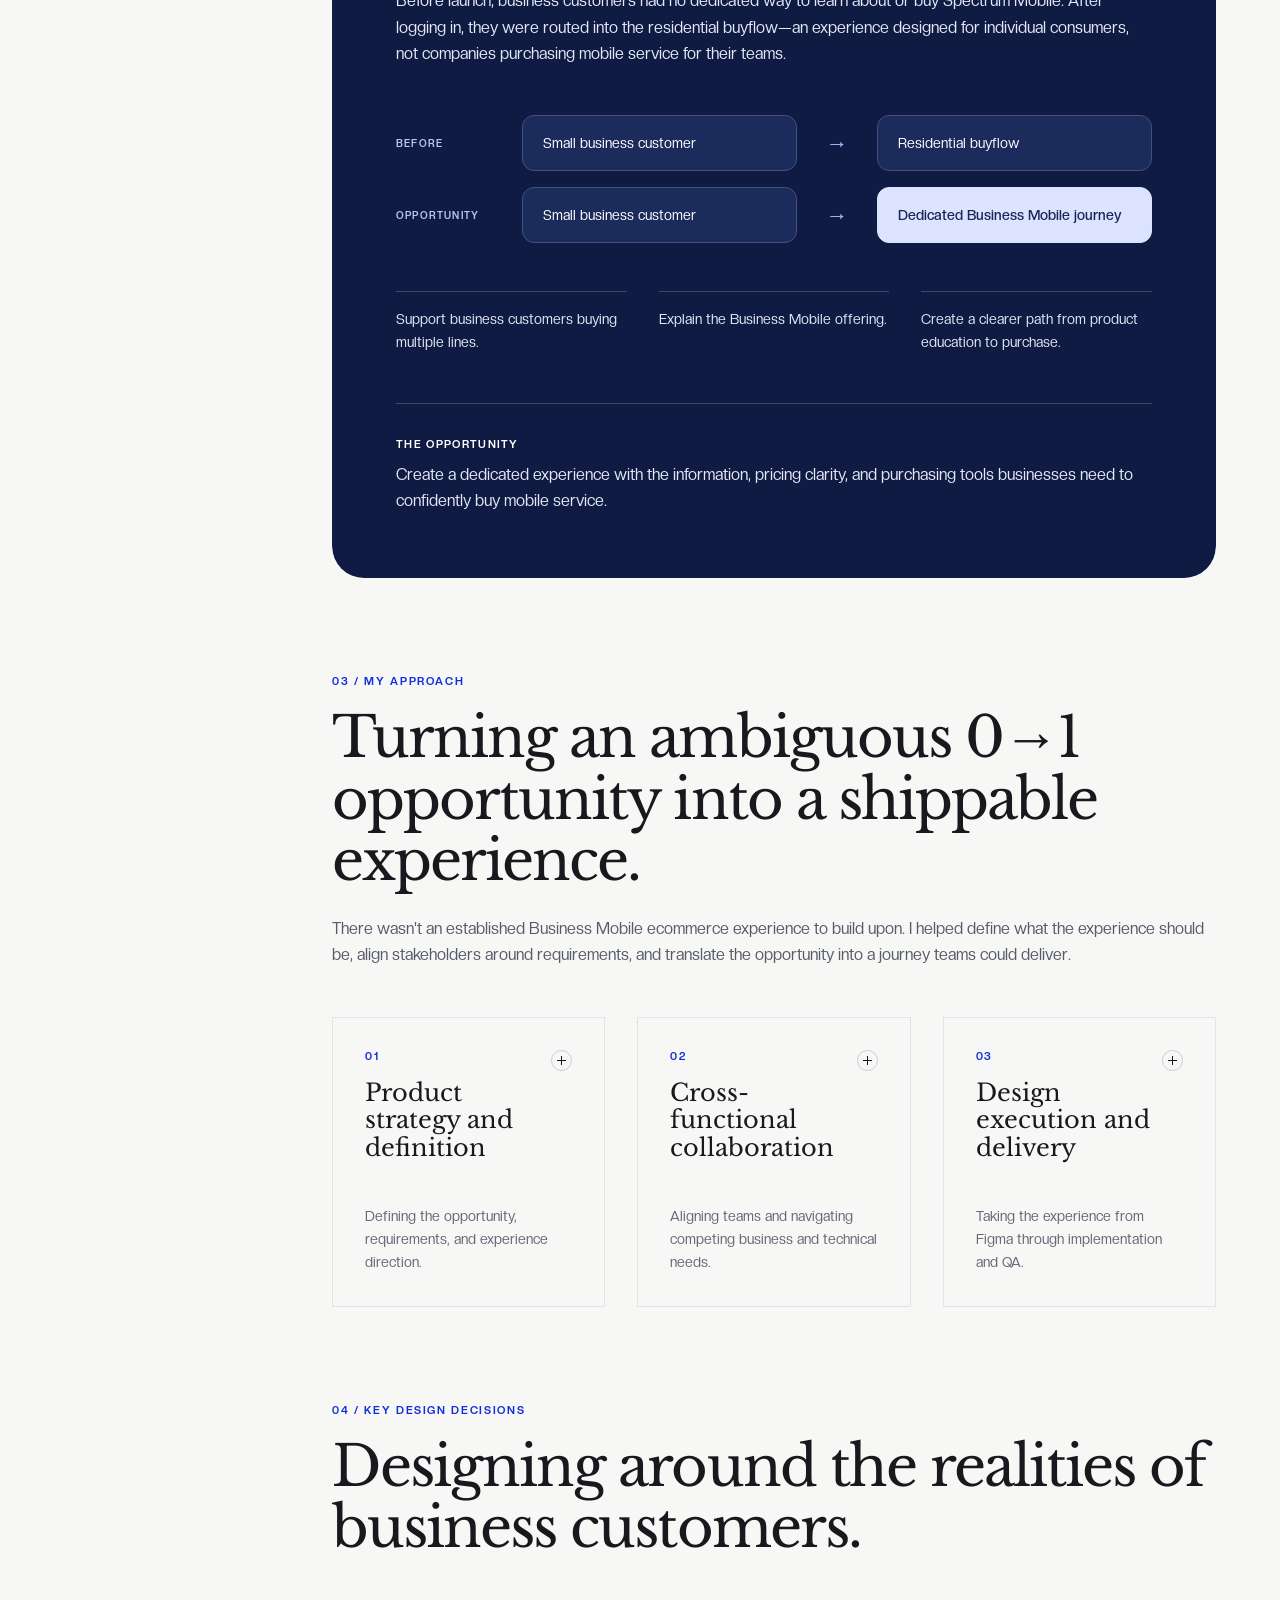
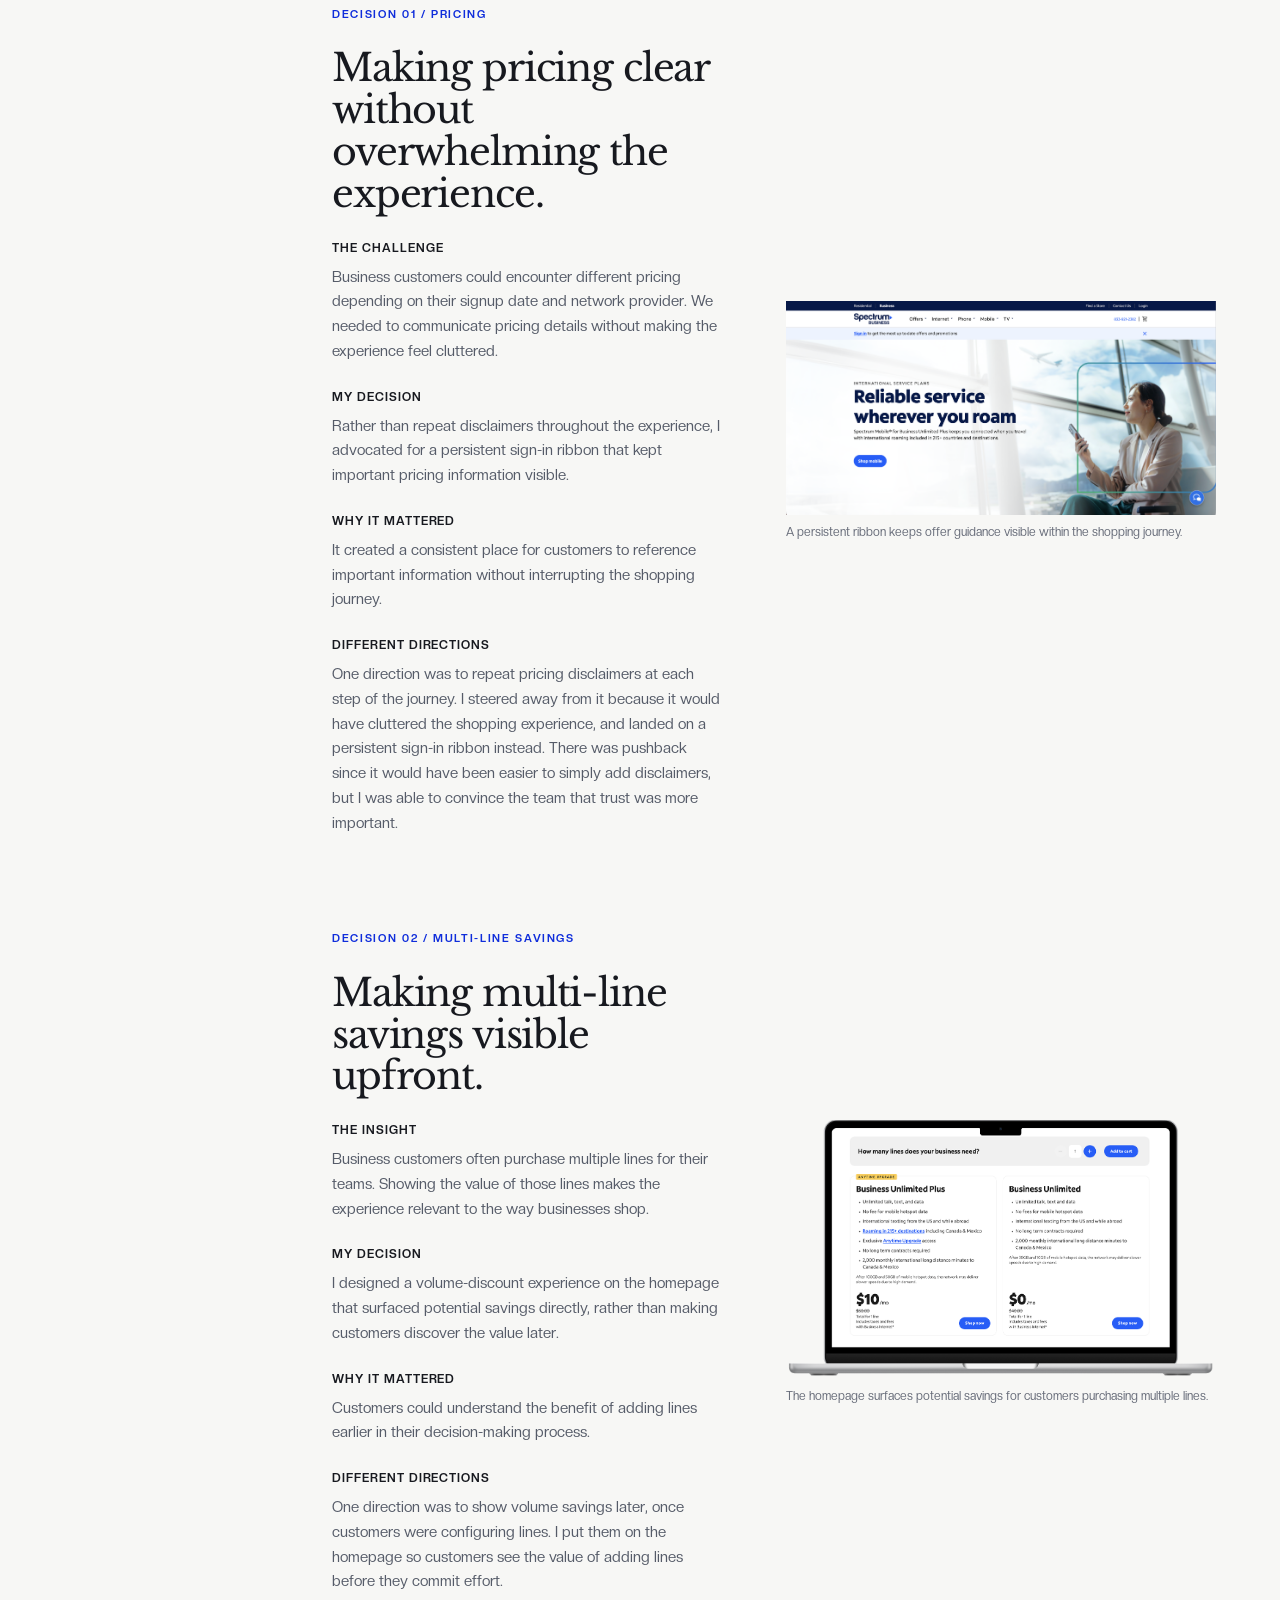
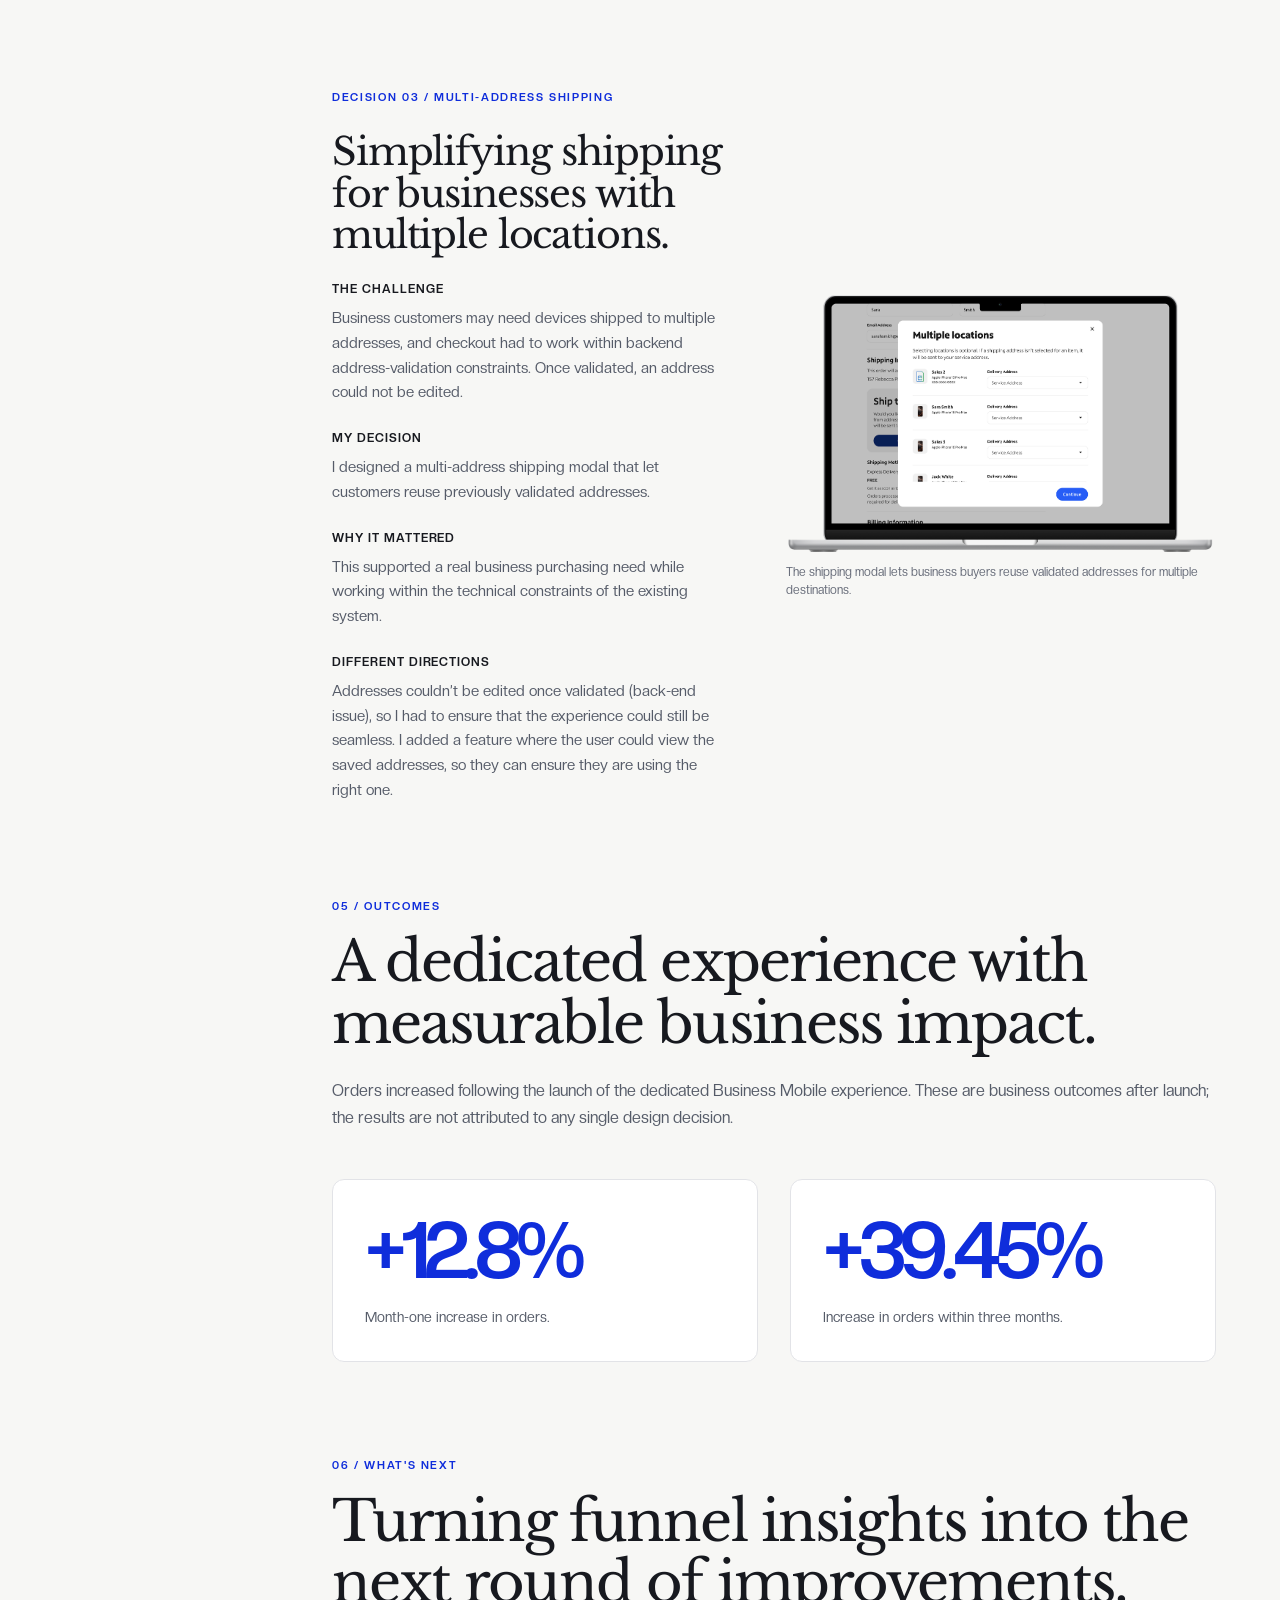
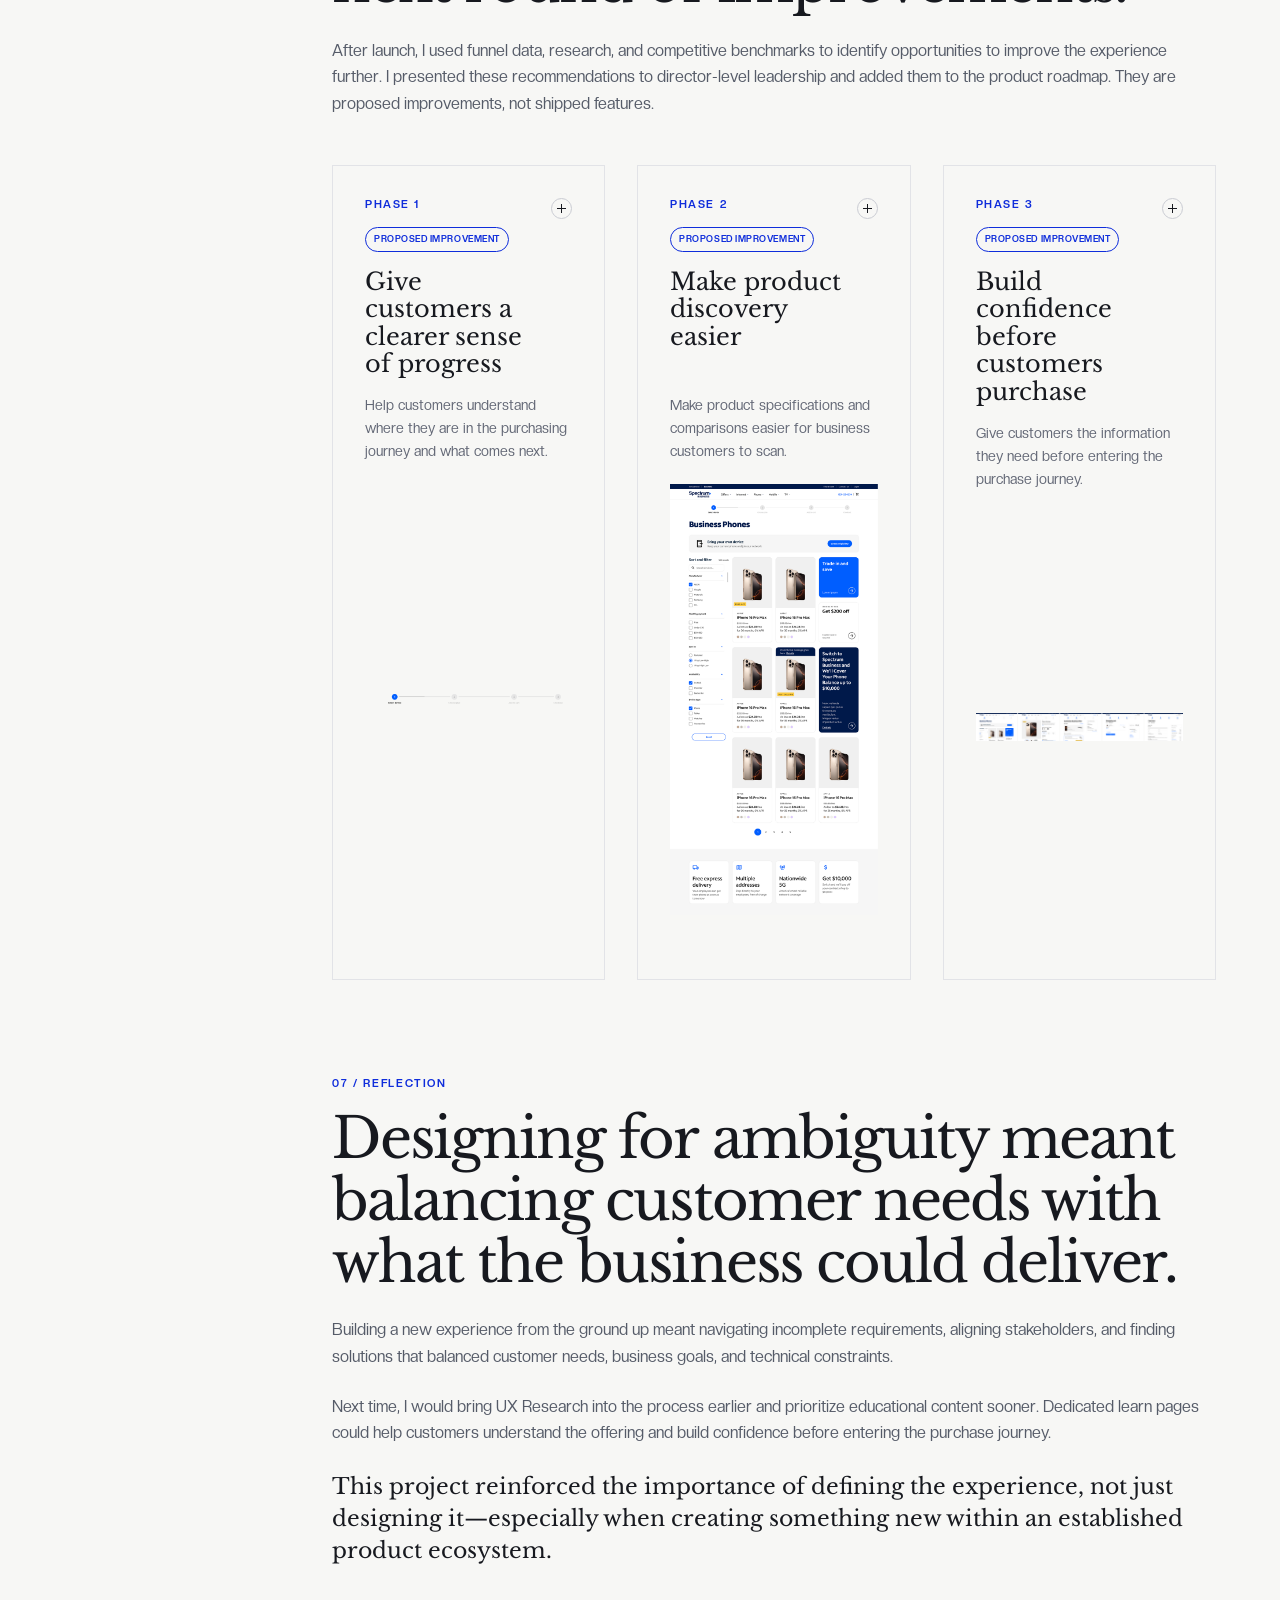
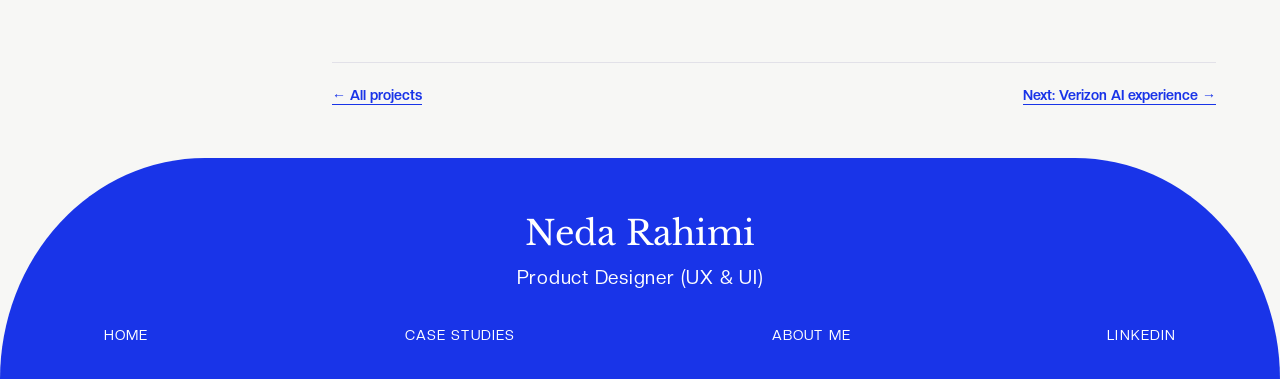
<file: spectrum/index.html>
<!doctype html>
<html lang="en">
  <head>
    <meta charset="utf-8">
    <meta name="viewport" content="width=device-width, initial-scale=1">
    <meta name="description" content="How I led the end-to-end design of Spectrum's first dedicated Business Mobile shopping experience for small businesses.">
    <title>Spectrum | Neda Rahimi</title>
    <link rel="icon" type="image/png" href="../favicon.png">
    <link rel="apple-touch-icon" href="../apple-touch-icon.png">
    <link rel="stylesheet" href="../styles.css?v=43">
    <link rel="stylesheet" href="../detail.css?v=19">
    <link rel="stylesheet" href="spectrum.css?v=6">
    <script src="../detail-nav.js" defer></script>
    <script src="../scroll-progress.js" defer></script>
    <script src="../cursor.js" defer></script>
    <script src="../fade-in.js?v=4" defer></script>
    <script src="spectrum.js" defer></script>
  </head>
  <body class="case-study-page spectrum-study">
    <div class="scroll-progress" role="progressbar" aria-label="Page scroll progress" aria-valuemin="0" aria-valuemax="100" aria-valuenow="0">
      <span></span>
    </div>
    <a class="skip-link" href="#main">Skip to content</a>
    <header class="site-header">
      <a class="brand" href="../index.html" aria-label="Neda Rahimi home"><img src="../assets/neda-wordmark-nav.png" alt=""></a>
      <nav class="top-nav" aria-label="Main navigation">
        <a href="../about.html">About Me</a>
        <a href="../index.html#projects">Portfolio</a>
        <a href="../Rahimi%20Neda%20Resume.pdf" target="_blank" rel="noopener">Resume</a>
      </nav>
    </header>
    <main class="case-layout" id="main">
      <aside class="case-sidebar" aria-label="Case study navigation">
        <div class="case-sidebar-top">
          <a class="all-work" href="../index.html#projects" aria-label="All work"><span aria-hidden="true">←</span><span class="all-work-label">All work</span></a>
        </div>
        <nav class="detail-toc" id="case-toc" aria-label="Case study sections">
          <a href="#overview">Overview</a>
          <a href="#challenge">The challenge</a>
          <a href="#approach">My approach</a>
          <a href="#designs">Key design decisions</a>
          <a href="#outcomes">Outcomes</a>
          <a href="#opportunities">What's next</a>
          <a href="#reflection">Reflection</a>
        </nav>
      </aside>
      <div class="case-content spectrum-content">
        <header class="spectrum-hero spectrum-container" aria-labelledby="page-title">
          <div class="spectrum-hero-grid">
            <div class="spectrum-hero-copy">
              <p class="spectrum-eyebrow">FEBRUARY 2026 – PRESENT</p>
              <h1 id="page-title">Spectrum<br>Business Mobile</h1>
              <p class="spectrum-hero-description">Product Designer owning the end-to-end experience for Spectrum Business Mobile, from product strategy through launch.</p>
              <div class="spectrum-hero-stats">
                <div class="spectrum-hero-stat">
                  <strong aria-label="+13.7%"><span class="spectrum-countup" aria-hidden="true" data-count="13.7" data-prefix="+" data-suffix="%">+13.7%</span><span class="visually-hidden">+13.7%</span></strong>
                  <span>Orders in month one</span>
                </div>
                <div class="spectrum-hero-stat">
                  <strong aria-label="+42.31%"><span class="spectrum-countup" aria-hidden="true" data-count="42.31" data-prefix="+" data-suffix="%">+42.31%</span><span class="visually-hidden">+42.31%</span></strong>
                  <span>Orders within three months</span>
                </div>
              </div>
            </div>
            <figure class="spectrum-hero-media">
              <img src="../assets/Spectrum/Hero.png" alt="Spectrum Business Mobile homepage displayed on a laptop, with plan options visible" fetchpriority="high">
            </figure>
          </div>
          <dl class="spectrum-meta" aria-label="Project details">
            <div><dt>Industry</dt><dd>Telecommunications</dd></div>
            <div><dt>Role</dt><dd>Product Designer / Strategy</dd></div>
            <div><dt>Scope</dt><dd>0→1 B2B ecommerce experience</dd></div>
            <div><dt>Team</dt><dd>Sole designer</dd></div>
          </dl>
        </header>

        <section class="spectrum-container spectrum-contribution" aria-labelledby="contribution-title">
          <h2 id="contribution-title">My contribution</h2>
          <p>I was the sole designer on Spectrum Business Mobile. I owned the end-to-end experience for small businesses buying mobile service, from the learn pages through checkout, 0→1. I also wrote the Jira tickets that handed the designs to engineering, and the experience launched on the original planned timeline with no delays.</p>
        </section>

        <section class="spectrum-container spectrum-section spectrum-overview" id="overview" aria-labelledby="overview-title">
          <div class="spectrum-section-head">
            <p class="spectrum-section-no">01 / OVERVIEW</p>
            <h2 id="overview-title">Bringing the Business Mobile experience to life.</h2>
          </div>
          <p class="spectrum-overview-summary">Spectrum Business customers needed a mobile shopping experience built around the way businesses actually buy. I owned the experience from product strategy through design execution and delivery, partnering with product, UX research, engineering, content, legal, and business stakeholders to bring the first dedicated Business Mobile journey to life.</p>
        </section>

        <section class="spectrum-container spectrum-section spectrum-dark-section" id="challenge" aria-labelledby="challenge-title">
          <div class="spectrum-panel">
          <div class="spectrum-section-head">
            <p class="spectrum-section-no">02 / THE CHALLENGE</p>
            <h2 id="challenge-title">Small businesses were being sent through a residential buying experience.</h2>
          </div>
          <p class="spectrum-problem-copy">Before launch, business customers had no dedicated way to learn about or buy Spectrum Mobile. After logging in, they were routed into the residential buyflow—an experience designed for individual consumers, not companies purchasing mobile service for their teams.</p>
          <div class="spectrum-journey" role="group" aria-label="Before and after customer journey">
            <div class="spectrum-journey-row">
              <span class="spectrum-journey-label">Before</span><span>Small business customer</span><span class="spectrum-journey-arrow" aria-hidden="true">→</span><span class="spectrum-journey-old">Residential buyflow</span>
            </div>
            <div class="spectrum-journey-row">
              <span class="spectrum-journey-label">Opportunity</span><span>Small business customer</span><span class="spectrum-journey-arrow" aria-hidden="true">→</span><span class="spectrum-journey-new">Dedicated Business Mobile journey</span>
            </div>
          </div>
          <ul class="spectrum-challenge-points">
            <li>Support business customers buying multiple lines.</li>
            <li>Explain the Business Mobile offering.</li>
            <li>Create a clearer path from product education to purchase.</li>
          </ul>
          <p class="spectrum-challenge-opportunity"><strong>The opportunity</strong>Create a dedicated experience with the information, pricing clarity, and purchasing tools businesses need to confidently buy mobile service.</p>
          </div>
        </section>

        <section class="spectrum-container spectrum-section" id="approach">
          <div class="spectrum-section-head">
            <p class="spectrum-section-no">03 / MY APPROACH</p>
            <h2>Turning an ambiguous 0→1 opportunity into a shippable experience.</h2>
          </div>
          <p class="spectrum-role-intro">There wasn't an established Business Mobile ecommerce experience to build upon. I helped define what the experience should be, align stakeholders around requirements, and translate the opportunity into a journey teams could deliver.</p>
          <div class="spectrum-approach-grid">
            <details class="spectrum-approach-card">
              <summary><span class="spectrum-approach-number">01</span><span class="spectrum-approach-title">Product strategy and definition</span><span class="spectrum-approach-summary">Defining the opportunity, requirements, and experience direction.</span><span class="spectrum-disclosure-icon" aria-hidden="true"></span></summary>
              <ul>
                <li>Helped translate the business opportunity into product requirements and experience direction.</li>
                <li>Identified gaps in the existing customer journey.</li>
                <li>Worked with the Product Owner to define requirements and document work in Jira.</li>
              </ul>
            </details>
            <details class="spectrum-approach-card">
              <summary><span class="spectrum-approach-number">02</span><span class="spectrum-approach-title">Cross-functional collaboration</span><span class="spectrum-approach-summary">Aligning teams and navigating competing business and technical needs.</span><span class="spectrum-disclosure-icon" aria-hidden="true"></span></summary>
              <ul>
                <li>Partnered with Product, UX Research, Engineering, Content, Legal, and business stakeholders.</li>
                <li>Navigated competing requirements and technical constraints.</li>
                <li>Advocated for customer-centered solutions while balancing business and implementation needs.</li>
              </ul>
            </details>
            <details class="spectrum-approach-card">
              <summary><span class="spectrum-approach-number">03</span><span class="spectrum-approach-title">Design execution and delivery</span><span class="spectrum-approach-summary">Taking the experience from Figma through implementation and QA.</span><span class="spectrum-disclosure-icon" aria-hidden="true"></span></summary>
              <ul>
                <li>Designed the end-to-end experience in Figma, from the learn experience through checkout.</li>
                <li>Worked through design decisions around pricing, multi-line purchasing, and shipping.</li>
                <li>Supported QA and partnered with teams through delivery.</li>
              </ul>
            </details>
          </div>
        </section>

        <section class="spectrum-container spectrum-section" id="designs">
          <div class="spectrum-section-head">
            <p class="spectrum-section-no">04 / KEY DESIGN DECISIONS</p>
            <h2>Designing around the realities of business customers.</h2>
          </div>
          <div class="spectrum-decision-list">
            <article class="spectrum-decision">
              <div class="spectrum-decision-copy">
                <p class="spectrum-kicker">DECISION 01 / PRICING</p>
                <h3>Making pricing clear without overwhelming the experience.</h3>
                <h4>The challenge</h4>
                <p>Business customers could encounter different pricing depending on their signup date and network provider. We needed to communicate pricing details without making the experience feel cluttered.</p>
                <h4>My decision</h4>
                <p>Rather than repeat disclaimers throughout the experience, I advocated for a persistent sign-in ribbon that kept important pricing information visible.</p>
                <h4>Why it mattered</h4>
                <p>It created a consistent place for customers to reference important information without interrupting the shopping journey.</p>
                <h4>Different directions</h4>
                <p>One direction was to repeat pricing disclaimers at each step of the journey. I steered away from it because it would have cluttered the shopping experience, and landed on a persistent sign-in ribbon instead. There was pushback since it would have been easier to simply add disclaimers, but I was able to convince the team that trust was more important.</p>
              </div>
              <figure class="spectrum-decision-figure">
                <div class="spectrum-image-panel"><img src="../assets/Spectrum/PricingRibbon.png" alt="Spectrum Business Mobile screen showing a persistent sign-in ribbon with current offer and promotion messaging" loading="lazy"></div>
                <figcaption>A persistent ribbon keeps offer guidance visible within the shopping journey.</figcaption>
              </figure>
            </article>
            <article class="spectrum-decision">
              <div class="spectrum-decision-copy">
                <p class="spectrum-kicker">DECISION 02 / MULTI-LINE SAVINGS</p>
                <h3>Making multi-line savings visible upfront.</h3>
                <h4>The insight</h4>
                <p>Business customers often purchase multiple lines for their teams. Showing the value of those lines makes the experience relevant to the way businesses shop.</p>
                <h4>My decision</h4>
                <p>I designed a volume-discount experience on the homepage that surfaced potential savings directly, rather than making customers discover the value later.</p>
                <h4>Why it mattered</h4>
                <p>Customers could understand the benefit of adding lines earlier in their decision-making process.</p>
                <h4>Different directions</h4>
                <p>One direction was to show volume savings later, once customers were configuring lines. I put them on the homepage so customers see the value of adding lines before they commit effort.</p>
              </div>
              <figure class="spectrum-decision-figure">
                <div class="spectrum-image-panel"><img src="../assets/Spectrum/Volume%20Discount%20on%20the%20Homepage.png" alt="Spectrum Business Mobile homepage showing multi-line plan pricing and volume savings" loading="lazy"></div>
                <figcaption>The homepage surfaces potential savings for customers purchasing multiple lines.</figcaption>
              </figure>
            </article>
            <article class="spectrum-decision">
              <div class="spectrum-decision-copy">
                <p class="spectrum-kicker">DECISION 03 / MULTI-ADDRESS SHIPPING</p>
                <h3>Simplifying shipping for businesses with multiple locations.</h3>
                <h4>The challenge</h4>
                <p>Business customers may need devices shipped to multiple addresses, and checkout had to work within backend address-validation constraints. Once validated, an address could not be edited.</p>
                <h4>My decision</h4>
                <p>I designed a multi-address shipping modal that let customers reuse previously validated addresses.</p>
                <h4>Why it mattered</h4>
                <p>This supported a real business purchasing need while working within the technical constraints of the existing system.</p>
                <h4>Different directions</h4>
                <p>Addresses couldn’t be edited once validated (back-end issue), so I had to ensure that the experience could still be seamless. I added a feature where the user could view the saved addresses, so they can ensure they are using the right one.</p>
              </div>
              <figure class="spectrum-decision-figure">
                <div class="spectrum-image-panel"><img src="../assets/Spectrum/Multi-Shipping%20Addresses.png" alt="Spectrum Business Mobile checkout modal for selecting multiple previously validated shipping addresses, shown in its checkout context" loading="lazy"></div>
                <figcaption>The shipping modal lets business buyers reuse validated addresses for multiple destinations.</figcaption>
              </figure>
            </article>
          </div>
        </section>

        <section class="spectrum-container spectrum-section spectrum-results" id="outcomes">
          <div class="spectrum-section-head">
            <p class="spectrum-section-no">05 / OUTCOMES</p>
            <h2>A dedicated experience with measurable business impact.</h2>
          </div>
          <p class="spectrum-role-intro">Orders increased following the launch of the dedicated Business Mobile experience. These are business outcomes after launch; the results are not attributed to any single design decision.</p>
          <div class="spectrum-stat-grid spectrum-result-stats">
            <article class="spectrum-stat-card">
              <strong aria-label="+13.7%"><span class="spectrum-countup" data-count="13.7" data-prefix="+" data-suffix="%">+13.7%</span><span class="visually-hidden">+13.7%</span></strong>
              <p>Month-one increase in orders.</p>
            </article>
            <article class="spectrum-stat-card">
              <strong aria-label="+42.31%"><span class="spectrum-countup" data-count="42.31" data-prefix="+" data-suffix="%">+42.31%</span><span class="visually-hidden">+42.31%</span></strong>
              <p>Increase in orders within three months.</p>
            </article>
          </div>
        </section>

        <section class="spectrum-container spectrum-section spectrum-opportunities" id="opportunities">
          <div class="spectrum-section-head">
            <p class="spectrum-section-no">06 / WHAT'S NEXT</p>
            <h2>Turning funnel insights into the next round of improvements.</h2>
          </div>
          <p class="spectrum-opportunities-intro">After launch, I used funnel data, research, and competitive benchmarks to identify opportunities to improve the experience further. I presented these recommendations to director-level leadership and added them to the product roadmap. They are proposed improvements, not shipped features.</p>
          <div class="spectrum-opportunity-grid">
            <details class="spectrum-opportunity-card">
              <summary>
                <span class="spectrum-opportunity-phase">PHASE 1</span>
                <span class="spectrum-proposed-tag">Proposed improvement</span>
                <span class="spectrum-opportunity-title">Give customers a clearer sense of progress</span>
                <span class="spectrum-opportunity-summary">Help customers understand where they are in the purchasing journey and what comes next.</span>
                <span class="spectrum-image-panel spectrum-opportunity-preview"><img src="../assets/Spectrum/ProgressBarBelowPsychological%20Rationale.png" alt="Proposed purchase progress indicator shown below the rationale content" loading="lazy"></span>
                <span class="spectrum-disclosure-icon" aria-hidden="true"></span>
              </summary>
              <div class="spectrum-opportunity-details">
                <p>The goal was to reduce uncertainty, create structure, and help customers understand where they were in the purchasing process.</p>
                <ul>
                  <li>Comparable B2B research suggested a potential 3–8% lift in completed transactions after adding a four-step progress bar.</li>
                  <li>The cited test ran for 55 days with an estimated 10,000–15,000 visitors per variant.</li>
                  <li>Spectrum UX research supported the rationale around reducing uncertainty and building momentum.</li>
                </ul>
                <div class="spectrum-opportunity-supporting-images">
                  <figure>
                    <div class="spectrum-image-panel"><img src="../assets/Spectrum/ProgressStep-ChoosePlan.png" alt="Proposed purchase journey at the Choose plan step, with the progress indicator visible" loading="lazy"></div>
                    <figcaption>Progress indicator at the Choose plan step.</figcaption>
                  </figure>
                  <figure>
                    <div class="spectrum-image-panel"><img src="../assets/Spectrum/ProgressStep-SelectDevice.png" alt="Proposed purchase journey at the Select device step, with the progress indicator visible" loading="lazy"></div>
                    <figcaption>Progress indicator at the Select device step.</figcaption>
                  </figure>
                </div>
              </div>
            </details>

            <details class="spectrum-opportunity-card">
              <summary>
                <span class="spectrum-opportunity-phase">PHASE 2</span>
                <span class="spectrum-proposed-tag">Proposed improvement</span>
                <span class="spectrum-opportunity-title">Make product discovery easier</span>
                <span class="spectrum-opportunity-summary">Make product specifications and comparisons easier for business customers to scan.</span>
                <span class="spectrum-image-panel spectrum-opportunity-preview"><img src="../assets/Spectrum/ProductDiscovery.png" alt="Proposed Spectrum product-list design showing mobile devices and comparison details" loading="lazy"></span>
                <span class="spectrum-disclosure-icon" aria-hidden="true"></span>
              </summary>
              <div class="spectrum-opportunity-details">
                <p>Baymard telecommunications benchmark research highlighted product-list and filtering issues. For products with detailed specifications, a list view could make comparisons easier to scan.</p>
                <p>I explored how a list-based layout could make product specifications easier to compare and identified the bottom of the page as an opportunity for additional marketing content.</p>
                <div class="spectrum-opportunity-research">
                  <span class="spectrum-kicker">BAYMARD RESEARCH · POTENTIAL LEAD INCREASE</span>
                  <strong>4×</strong>
                  <p>Potential increase in leads with effective filtering and comparison tools—not a Spectrum outcome.</p>
                  <p class="spectrum-source-note">Baymard also found poor-to-mediocre product-list UX on 58% of desktop and 78% of mobile ecommerce sites.</p>
                </div>
                <figure class="spectrum-opportunity-expanded-image">
                  <div class="spectrum-image-panel"><img src="../assets/Spectrum/ProductDiscovery.png" alt="Expanded view of the proposed product-list experience with mobile devices and specification comparisons" loading="lazy"></div>
                  <figcaption>Product-list exploration gives specifications and comparisons more room.</figcaption>
                </figure>
              </div>
            </details>

            <details class="spectrum-opportunity-card">
              <summary>
                <span class="spectrum-opportunity-phase">PHASE 3</span>
                <span class="spectrum-proposed-tag">Proposed improvement</span>
                <span class="spectrum-opportunity-title">Build confidence before customers purchase</span>
                <span class="spectrum-opportunity-summary">Give customers the information they need before entering the purchase journey.</span>
                <span class="spectrum-image-panel spectrum-opportunity-preview"><img src="../assets/Spectrum/Below%20progress%20bar.png" alt="Proposed Business Mobile learn-page designs shown below the progress bar" loading="lazy"></span>
                <span class="spectrum-disclosure-icon" aria-hidden="true"></span>
              </summary>
              <div class="spectrum-opportunity-details">
                <p>The goal was to help customers understand the offering, reduce uncertainty, and feel more confident moving into the purchase journey.</p>
                <ul class="spectrum-learn-page-list">
                  <li><strong>Minimize Your Risk</strong></li>
                  <li><strong>What You Need to Know to Switch</strong></li>
                  <li><strong>Support Spectrum Offers</strong></li>
                </ul>
                <p>These proposed pages give customers more information before asking them to make a purchasing decision.</p>
                <div class="spectrum-opportunity-supporting-images spectrum-learn-page-images">
                  <figure>
                    <div class="spectrum-image-panel"><img src="../assets/Spectrum/MinimizeRisk.png" alt="Proposed learn page explaining how using a Federal Tax ID can minimize business owners' personal financial risk" loading="lazy"></div>
                    <figcaption>Minimize Your Risk</figcaption>
                  </figure>
                  <figure>
                    <div class="spectrum-image-panel"><img src="../assets/Spectrum/WhatYouNeedToKnowToSwitch.png" alt="Proposed learn page listing what small businesses need to know before switching carriers" loading="lazy"></div>
                    <figcaption>What You Need to Know to Switch</figcaption>
                  </figure>
                  <figure>
                    <div class="spectrum-image-panel"><img src="../assets/Spectrum/SpectrumSupportOffer.png" alt="Proposed learn page describing Spectrum support offers for small businesses" loading="lazy"></div>
                    <figcaption>Support Spectrum Offers</figcaption>
                  </figure>
                </div>
              </div>
            </details>
          </div>
        </section>

        <section class="spectrum-container spectrum-section spectrum-reflection" id="reflection">
          <div class="spectrum-section-head">
            <p class="spectrum-section-no">07 / REFLECTION</p>
            <h2>Designing for ambiguity meant balancing customer needs with what the business could deliver.</h2>
          </div>
          <p class="spectrum-reflection-copy">Building a new experience from the ground up meant navigating incomplete requirements, aligning stakeholders, and finding solutions that balanced customer needs, business goals, and technical constraints.</p>
          <p class="spectrum-reflection-copy">Next time, I would bring UX Research into the process earlier and prioritize educational content sooner. Dedicated learn pages could help customers understand the offering and build confidence before entering the purchase journey.</p>
          <p class="spectrum-reflection-close">This project reinforced the importance of defining the experience, not just designing it—especially when creating something new within an established product ecosystem.</p>
        </section>

      <nav class="case-pagination spectrum-container" aria-label="Other case studies">
        <a href="../index.html#projects">← All projects</a>
        <a href="../verizon/index.html">Next: Verizon AI experience →</a>
      </nav>
      </div>
    </main>
    <footer class="site-footer">
      <a class="footer-name" href="../index.html">Neda Rahimi</a>
      <p>Product Designer (UX &amp; UI)</p>
      <nav class="footer-nav" aria-label="Footer navigation">
        <a href="../index.html">Home</a>
        <a href="../index.html#projects">Case studies</a>
        <a href="../about.html">About me</a>
        <a href="https://www.linkedin.com/in/nedarahimi9/" target="_blank" rel="noreferrer">LinkedIn</a>
      </nav>
    </footer>
  </body>
</html>
</file>
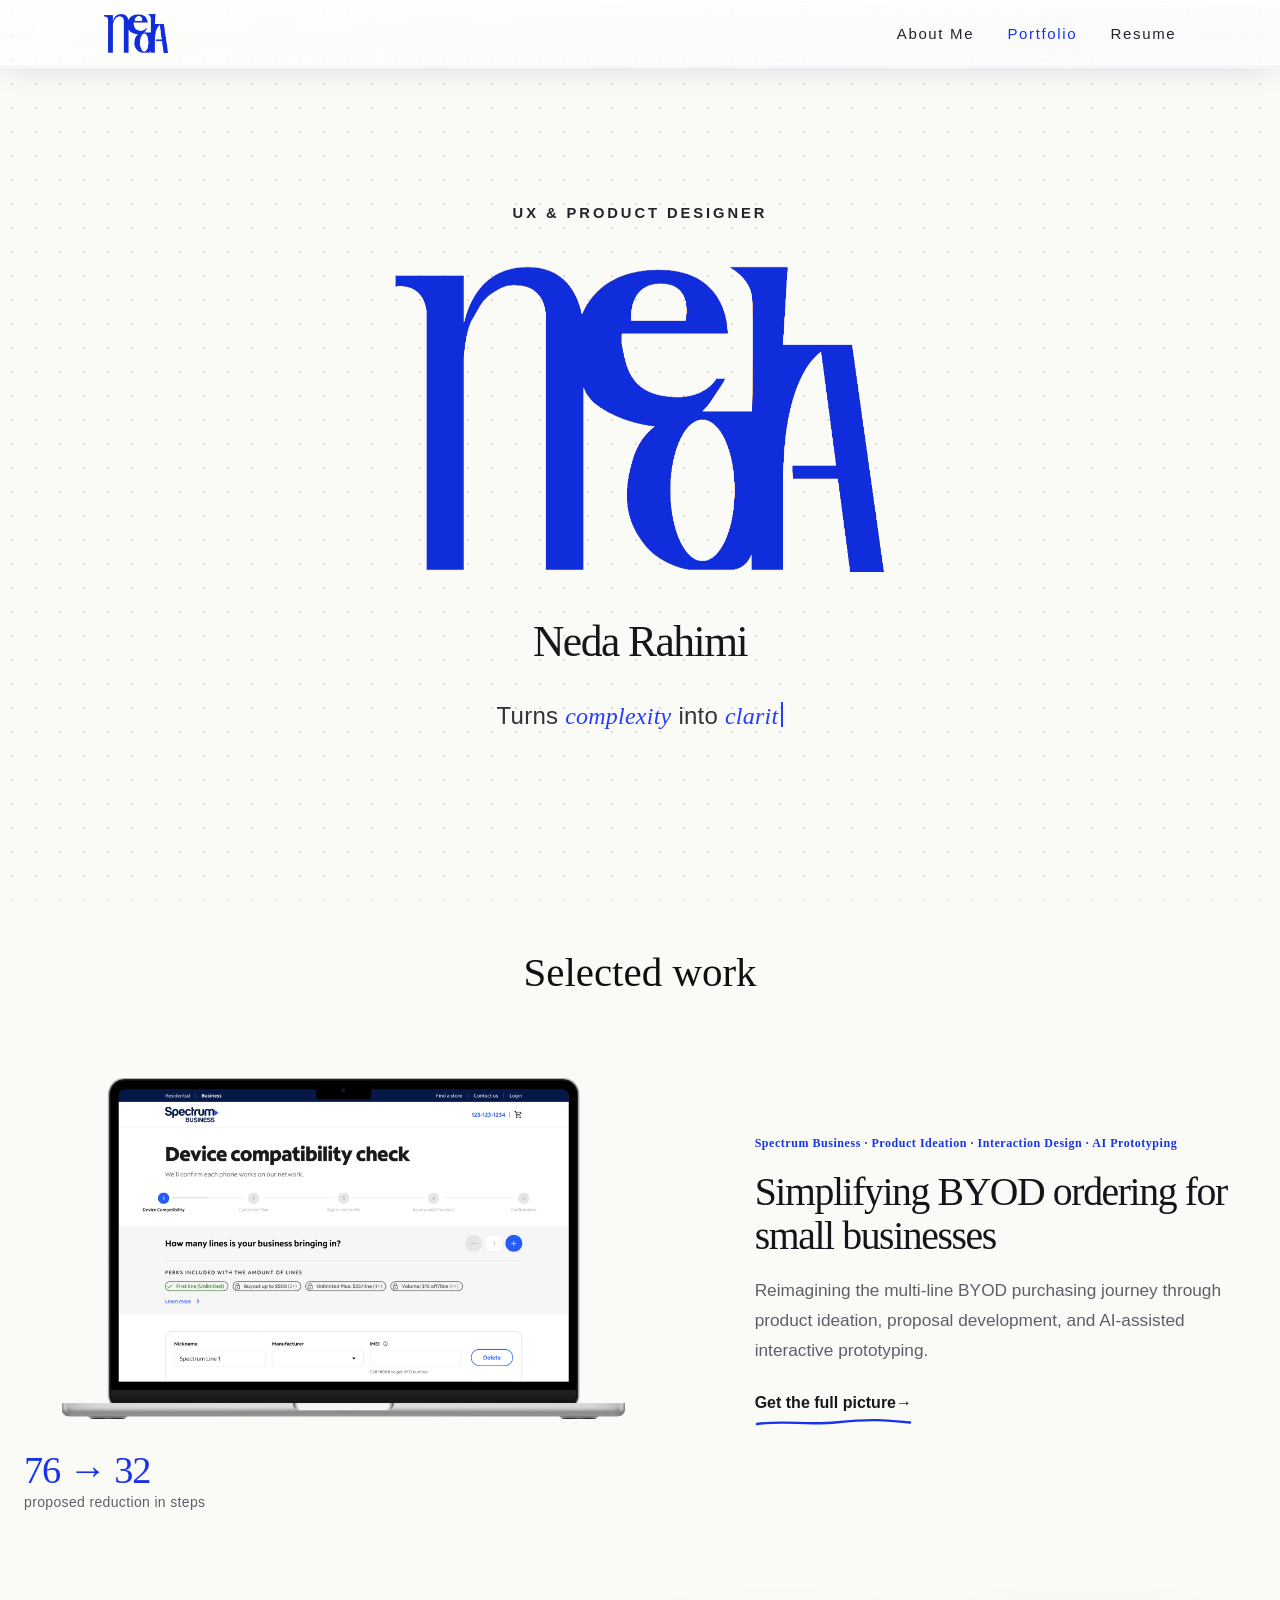
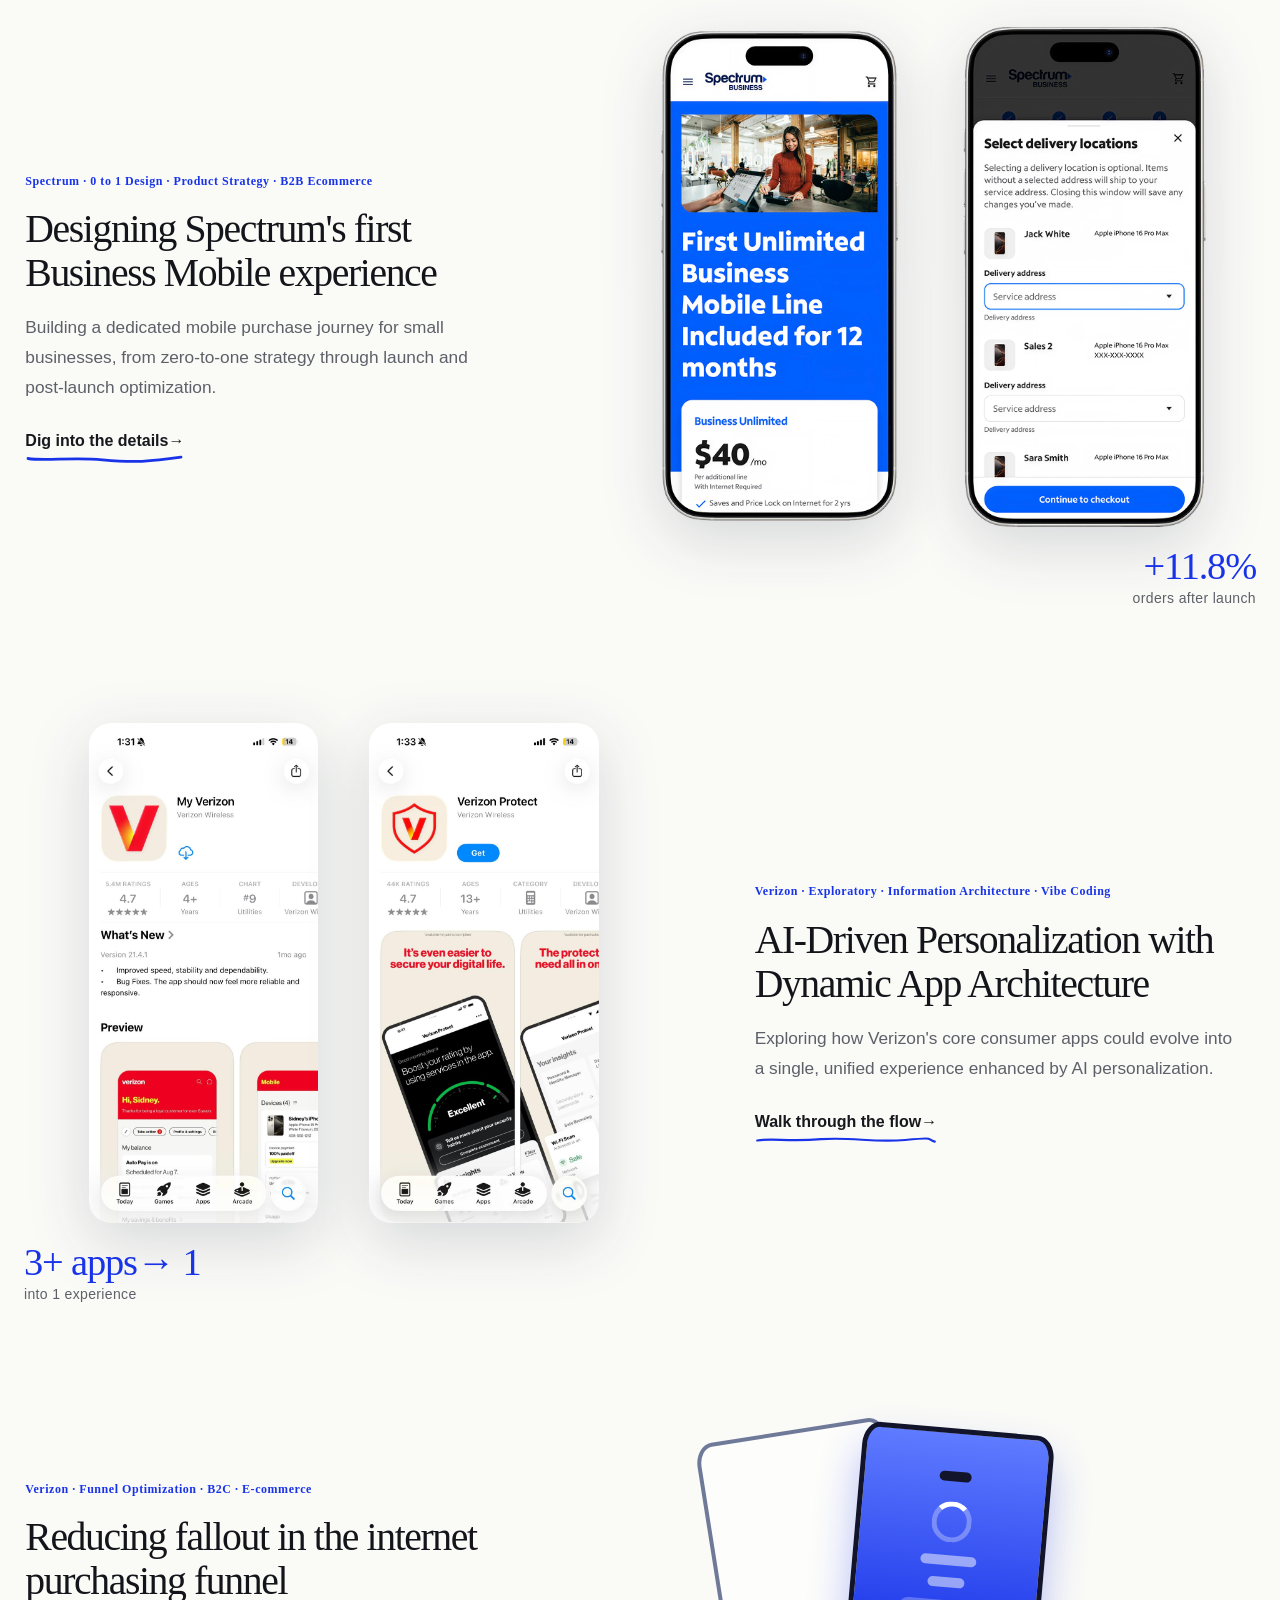
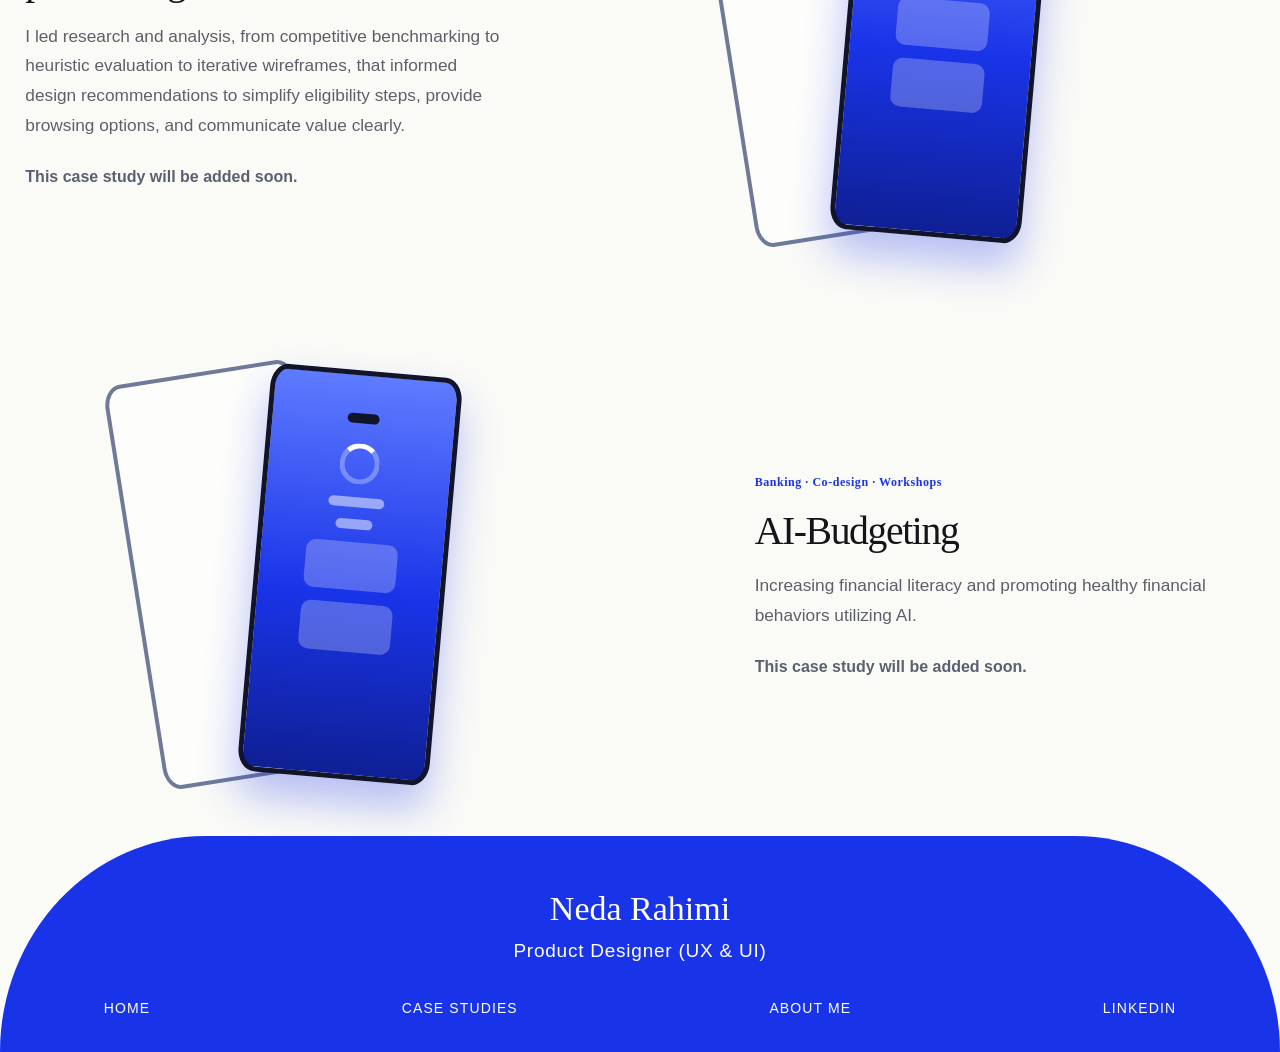
<file: UX Portfolio/index.html>
<!doctype html>
<html lang="en">
  <head>
    <meta charset="utf-8">
    <meta name="viewport" content="width=device-width, initial-scale=1">
    <meta
      name="description"
      content="Neda Rahimi is a Product Designer who turns complexity into clarity through data-driven, accessible design."
    >
    <title>Neda Rahimi | Product Designer</title>
    <link rel="preload" href="assets/neda-wordmark.png" as="image">
    <link rel="stylesheet" href="styles.css">
  </head>
  <body class="home-page">
    <div class="scroll-progress" role="progressbar" aria-label="Page scroll progress" aria-valuemin="0" aria-valuemax="100" aria-valuenow="0">
      <span></span>
    </div>
    <a class="skip-link" href="#main">Skip to content</a>
    <header class="site-header">
      <a class="brand" href="#top" aria-label="Neda Rahimi home">
        <img src="assets/neda-wordmark-nav.png" alt="">
      </a>
      <nav class="top-nav" aria-label="Main navigation">
        <a href="about.html">About Me</a>
        <a href="#projects" aria-current="page">Portfolio</a>
        <a href="Rahimi%20Neda%20Resume.pdf" target="_blank" rel="noopener">Resume</a>
      </nav>
    </header>

    <main id="main">
      <section class="hero" id="top" aria-labelledby="intro">
        <div class="hero-content">
          <p class="hero-label">UX &amp; Product Designer</p>
          <img
            class="hero-wordmark"
            src="assets/neda-wordmark.png"
            alt=""
            fetchpriority="high"
          >
          <h1 id="intro" class="hero-name">Neda Rahimi</h1>
          <p class="visually-hidden">Turns complexity into clarity through data-driven, accessible design</p>
          <p class="hero-tagline" aria-hidden="true">
            <span class="tagline-segment" data-copy="Turns "></span><em class="tagline-segment tagline-accent" data-copy="complexity"></em><span class="tagline-segment" data-copy=" into "></span><em class="tagline-segment tagline-accent" data-copy="clarity"></em><span class="tagline-segment" data-copy=" through data-driven, accessible design"></span><span class="tagline-caret"></span>
          </p>
        </div>
      </section>

      <section class="projects" id="projects" aria-labelledby="selected-work-title">
        <h2 class="section-title" id="selected-work-title">Selected work</h2>

        <article class="project-card verizon-funnel byod-card">
          <div class="project-media">
            <div class="project-visual laptop-art" role="group" aria-label="Spectrum BYOD multi-line configuration prototype">
              <div class="project-artwork">
                <img src="assets/byod-laptop.png" alt="Spectrum Business BYOD prototype on a laptop showing the device compatibility check" loading="lazy">
              </div>
            </div>
              <p class="project-stat stat-bottom" role="img" aria-label="86 to 36 proposed steps for a 4-line order">
                <strong class="stat-value"><span class="count-to" data-to="86">86</span> → <span class="count-to" data-to="36">36</span></strong>
                <span class="stat-label">proposed reduction in steps</span>
              </p>
          </div>
          <div class="project-copy">
            <p class="project-tag">Spectrum Business · Product Ideation · Interaction Design · AI Prototyping</p>
            <h3>Simplifying BYOD ordering for small businesses</h3>
            <p class="project-description">Reimagining the multi-line BYOD purchasing journey through product ideation, proposal development, and AI-assisted interactive prototyping.</p>
            <a class="project-cta" href="byod/index.html">Get the full picture</a>
          </div>
        </article>

        <article class="project-card spectrum">
          <div class="project-media">
            <div class="project-visual spectrum-art" role="group" aria-label="Spectrum Business Mobile purchase experience">
              <div class="project-artwork">
                <img src="assets/spectrum-phone-1.png" alt="Spectrum business mobile plan screen" loading="lazy">
                <img src="assets/spectrum-phone-2.png" alt="Spectrum business mobile checkout screen" loading="lazy">
              </div>
            </div>
              <p class="project-stat stat-top" role="img" aria-label="+13.7% orders after launch">
                <strong class="stat-value" data-count="13.7" data-prefix="+" data-decimals="1"><span class="stat-number">+13.7</span>%</strong>
                <span class="stat-label">orders after launch</span>
              </p>
          </div>
          <div class="project-copy">
            <p class="project-tag">Spectrum · 0 to 1 Design · Product Strategy · B2B Ecommerce</p>
            <h3>Designing Spectrum's first Business Mobile experience</h3>
            <p class="project-description">Building a dedicated mobile purchase journey for small businesses, from zero-to-one strategy through launch and post-launch optimization.</p>
            <a class="project-cta" href="spectrum/index.html">Dig into the details</a>
          </div>
        </article>

        <article class="project-card verizon-apps">
          <div class="project-media">
            <div class="project-visual phone-art" role="group" aria-label="Verizon mobile app concept screens">
              <div class="project-artwork">
                <img src="assets/verizon-app-screen-1.png" alt="My Verizon app concept" loading="lazy">
                <img src="assets/verizon-app-screen-2.png" alt="Verizon Protect app concept" loading="lazy">
              </div>
            </div>
              <p class="project-stat stat-bottom" role="img" aria-label="4+ apps → 1">
                <strong class="stat-value app-stat" data-count="4"><span class="stat-number">4</span><span class="stat-apps">+ apps</span><span class="stat-arrow" aria-hidden="true"> → <span class="count-to" data-to="1">1</span></span></strong>
                <span class="stat-label">into 1 experience</span>
              </p>
          </div>
          <div class="project-copy">
            <p class="project-tag">Verizon · Exploratory · Information Architecture · Vibe Coding</p>
            <h3>AI-Driven Personalization with Dynamic App Architecture</h3>
            <p class="project-description">Exploring how Verizon's core consumer apps could evolve into a single, unified experience enhanced by AI personalization.</p>
            <a class="project-cta" href="verizon/index.html">Walk through the flow</a>
          </div>
        </article>

        <article class="project-card verizon-funnel wip-card">
          <div class="project-media">
            <div class="project-visual wip-art" role="img" aria-label="Work in progress">
              <div class="wip-phone wip-phone-back" aria-hidden="true"></div>
              <div class="wip-phone wip-phone-front" aria-hidden="true">
                <span class="wip-notch"></span><span class="wip-ring"></span><span class="wip-line"></span><span class="wip-line short"></span><span class="wip-block"></span><span class="wip-block"></span>
              </div>
            </div>
          </div>
          <div class="project-copy">
            <p class="project-tag">Verizon · Funnel Optimization · B2C · E-commerce</p>
            <h3>Reducing fallout in the internet purchasing funnel</h3>
            <p class="project-description">I led research and analysis, from competitive benchmarking to heuristic evaluation to iterative wireframes, that informed design recommendations to simplify eligibility steps, provide browsing options, and communicate value clearly.</p>
            <p class="project-soon">This case study will be added soon.</p>
          </div>
        </article>

        <article class="project-card banking wip-card">
          <div class="project-media">
            <div class="project-visual wip-art" role="img" aria-label="Work in progress">
              <div class="wip-phone wip-phone-back" aria-hidden="true"></div>
              <div class="wip-phone wip-phone-front" aria-hidden="true">
                <span class="wip-notch"></span><span class="wip-ring"></span><span class="wip-line"></span><span class="wip-line short"></span><span class="wip-block"></span><span class="wip-block"></span>
              </div>
            </div>
          </div>
          <div class="project-copy">
            <p class="project-tag">Banking · Co-design · Workshops</p>
            <h3>AI-Budgeting</h3>
            <p class="project-description">Increasing financial literacy and promoting healthy financial behaviors utilizing AI.</p>
            <p class="project-soon">This case study will be added soon.</p>
          </div>
        </article>
      </section>

    </main>

    <footer class="site-footer">
      <a class="footer-name" href="index.html#top">Neda Rahimi</a>
      <p>Product Designer (UX &amp; UI)</p>
      <nav class="footer-nav" aria-label="Footer navigation">
        <a href="index.html#top">Home</a>
        <a href="index.html#projects">Case studies</a>
        <a href="about.html">About me</a>
        <a href="https://www.linkedin.com/in/nedarahimi9/" target="_blank" rel="noreferrer">LinkedIn</a>
      </nav>
    </footer>

    <script src="scroll-progress.js" defer></script>
    <script src="home.js" defer></script>
    <script src="project-cards.js" defer></script>
    <script src="cursor.js" defer></script>
  </body>
</html>
</file>
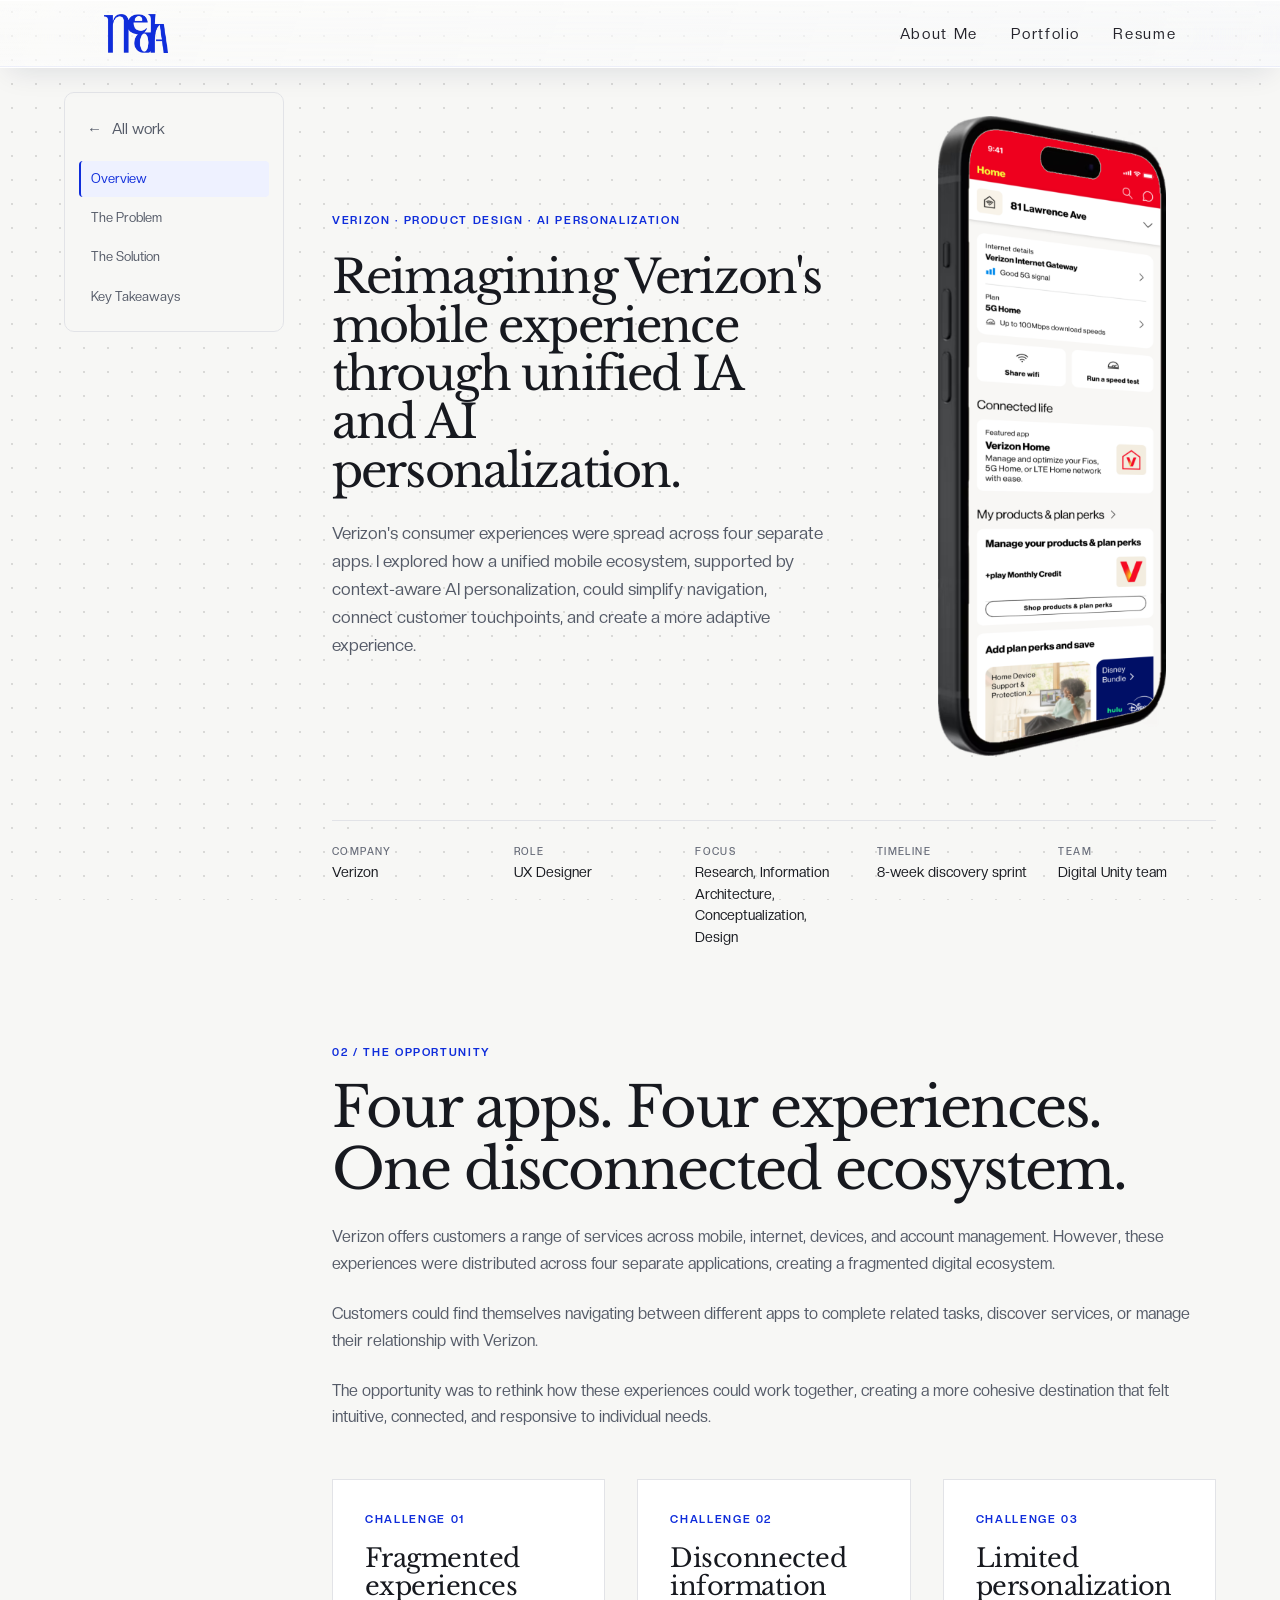
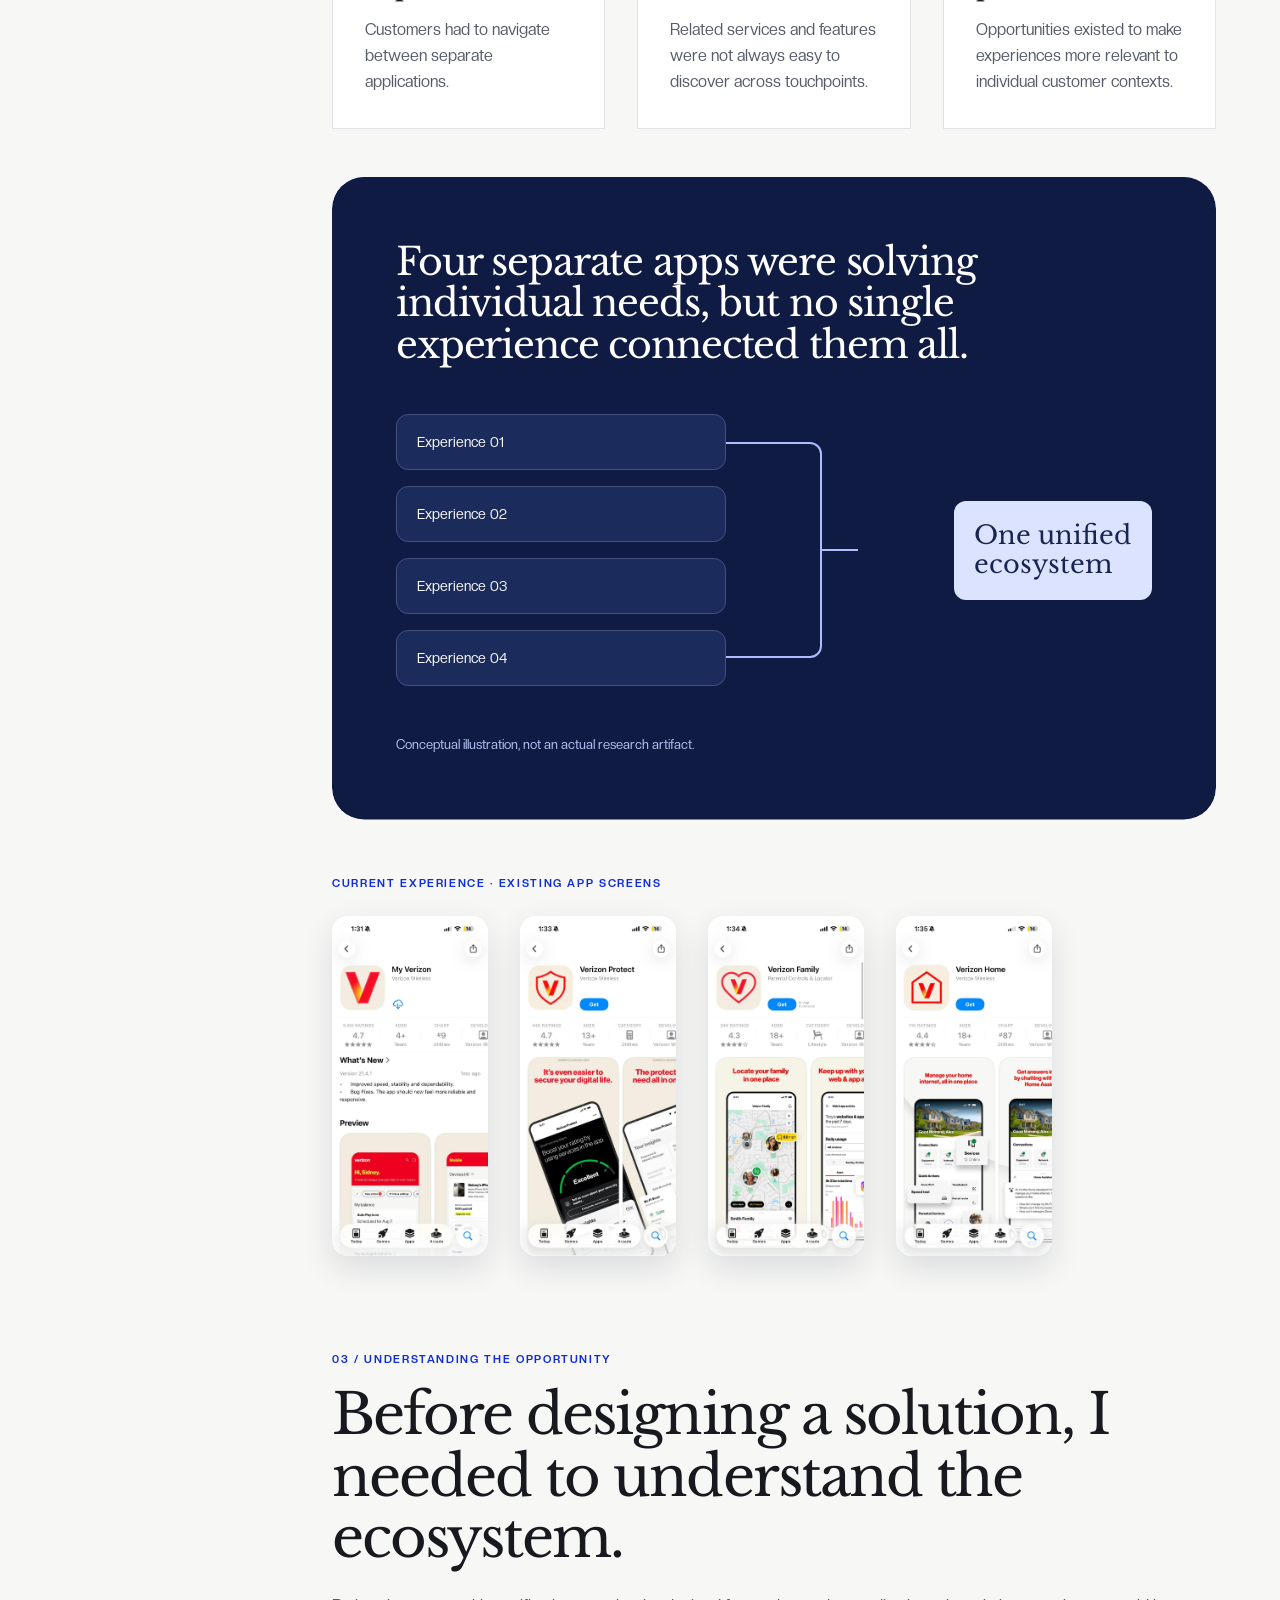
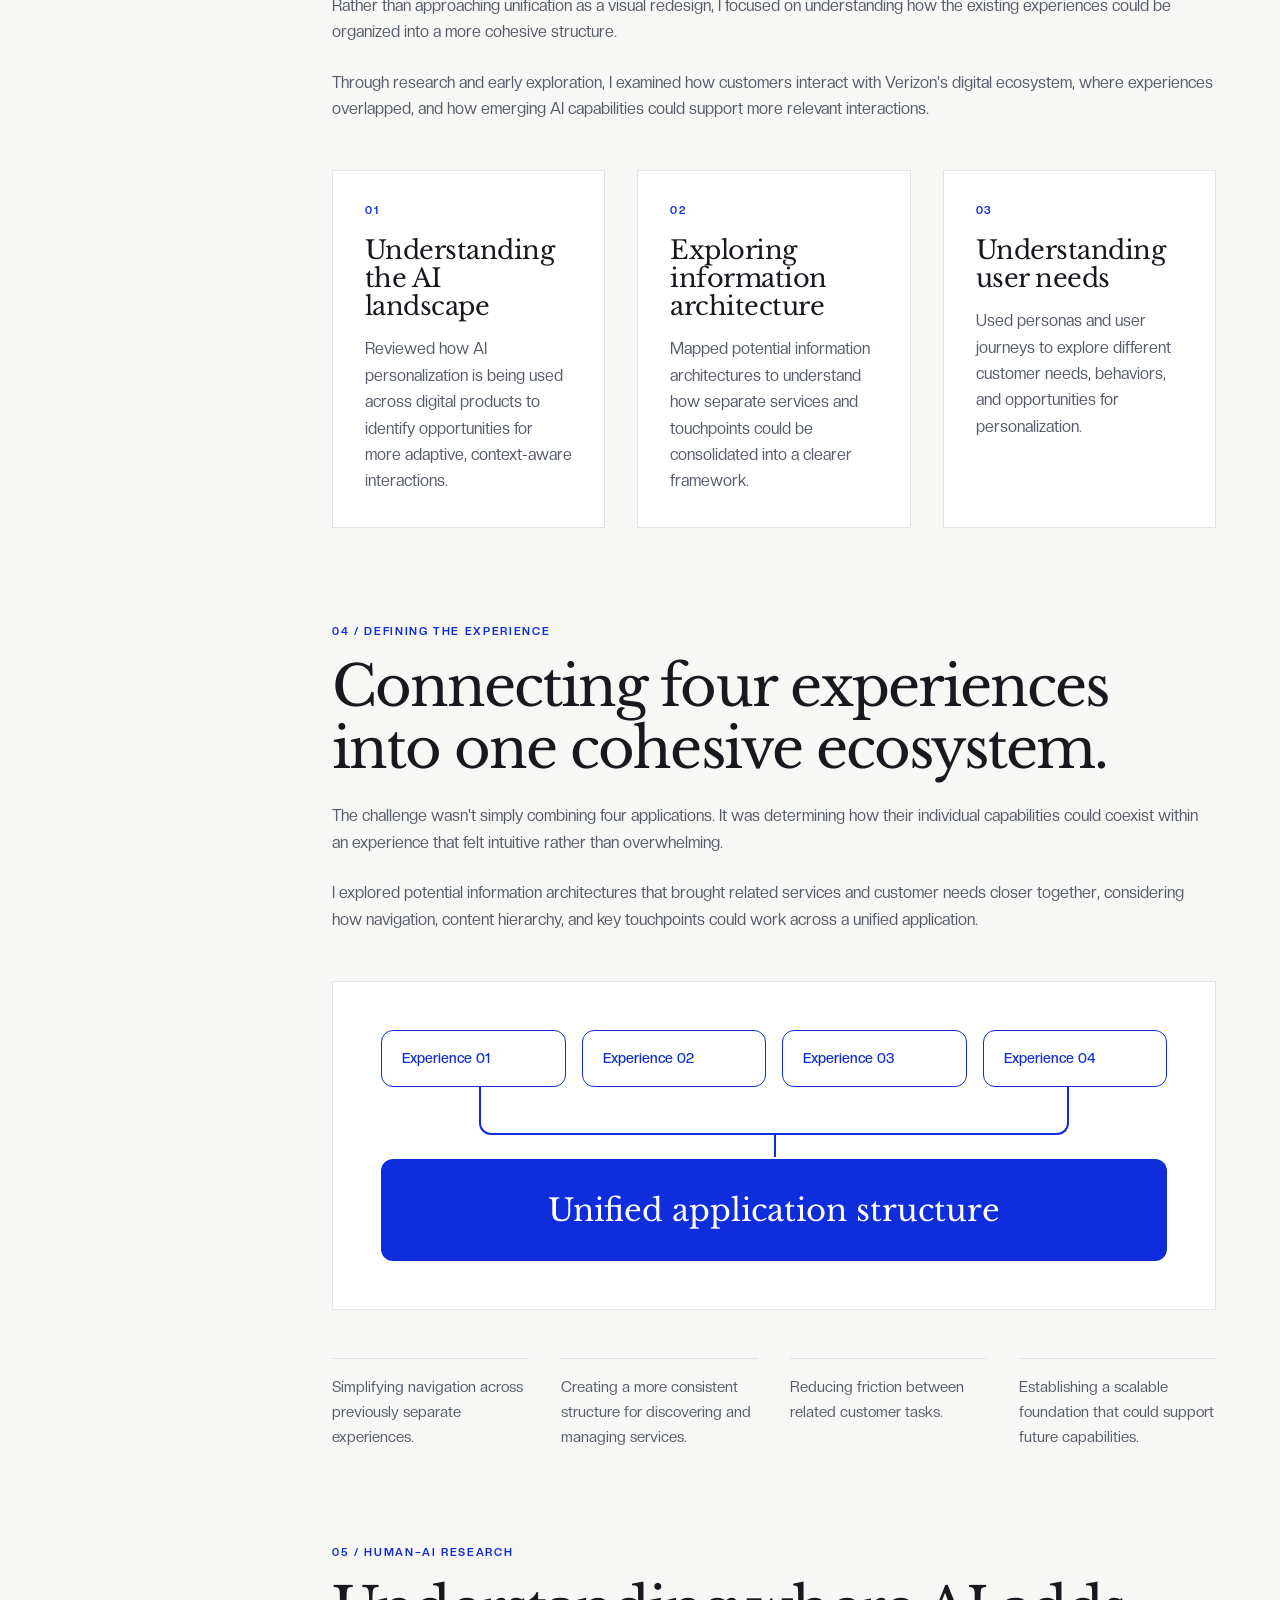
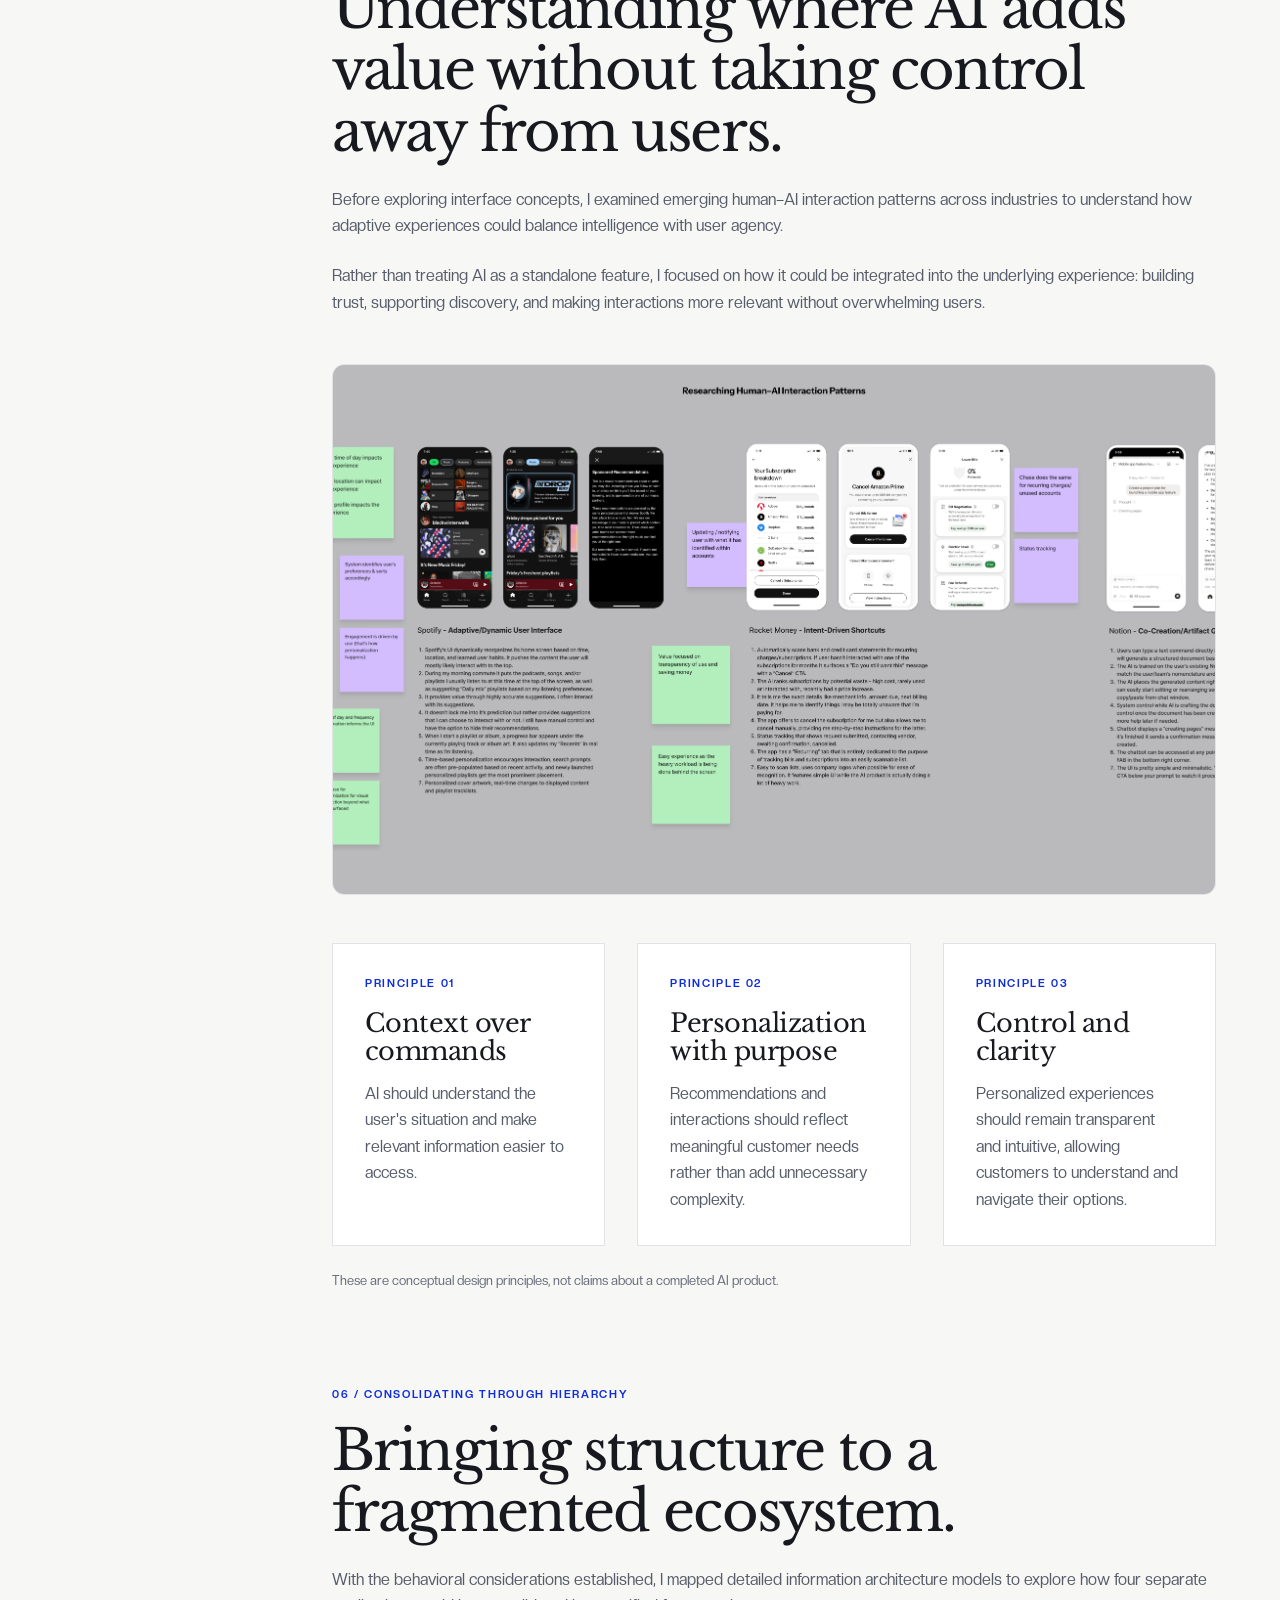
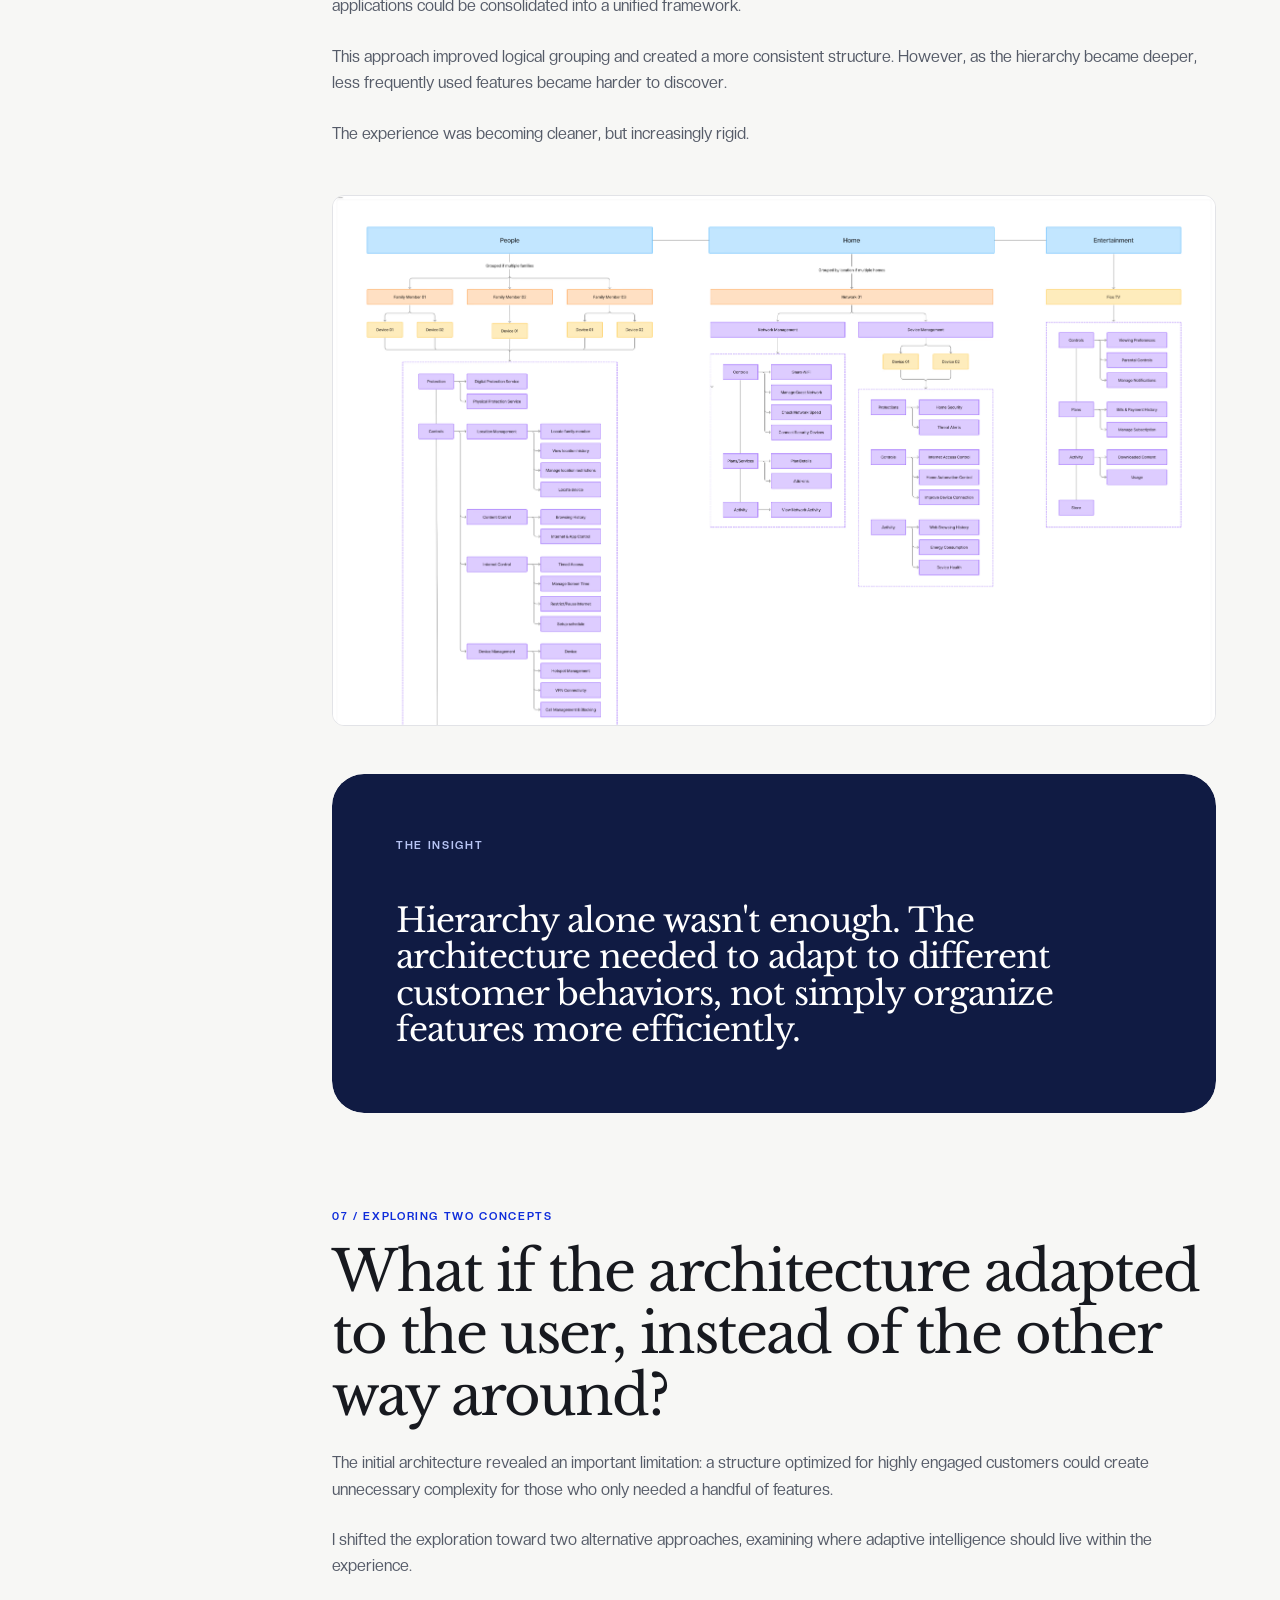
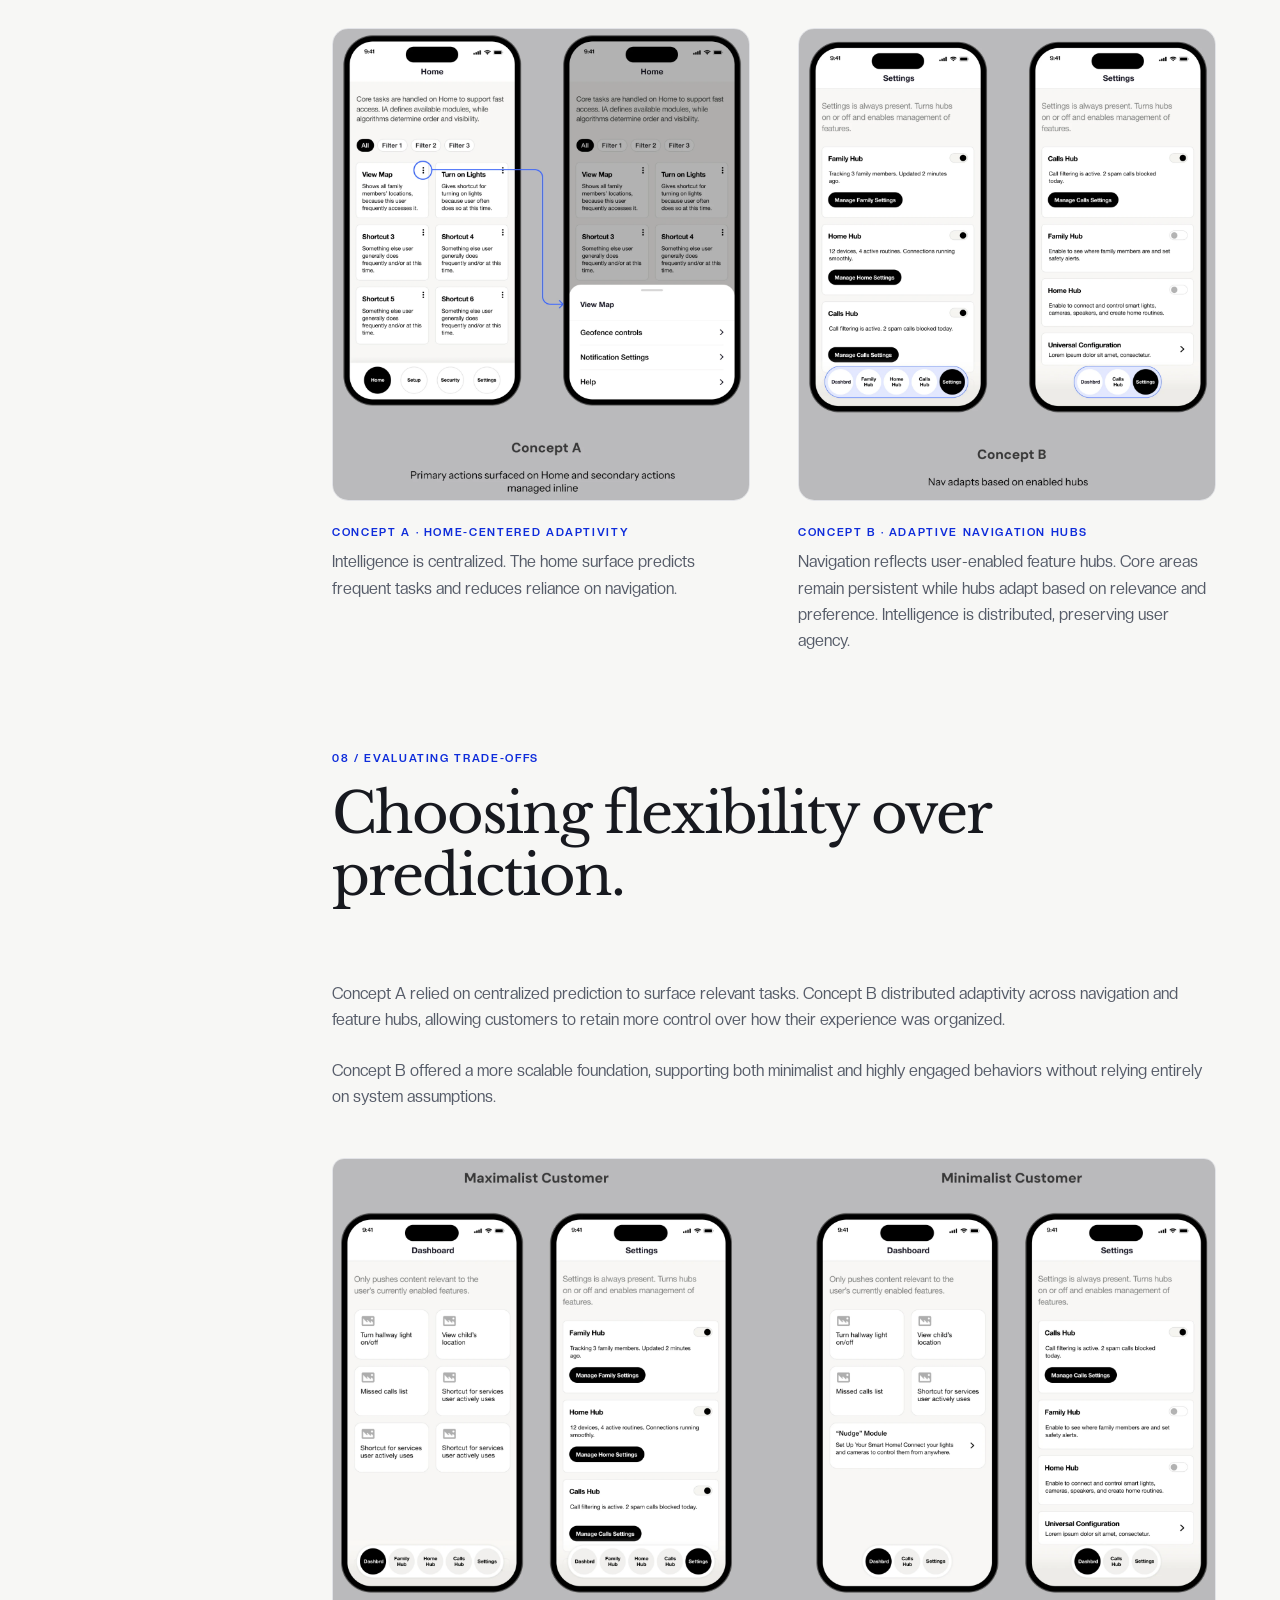
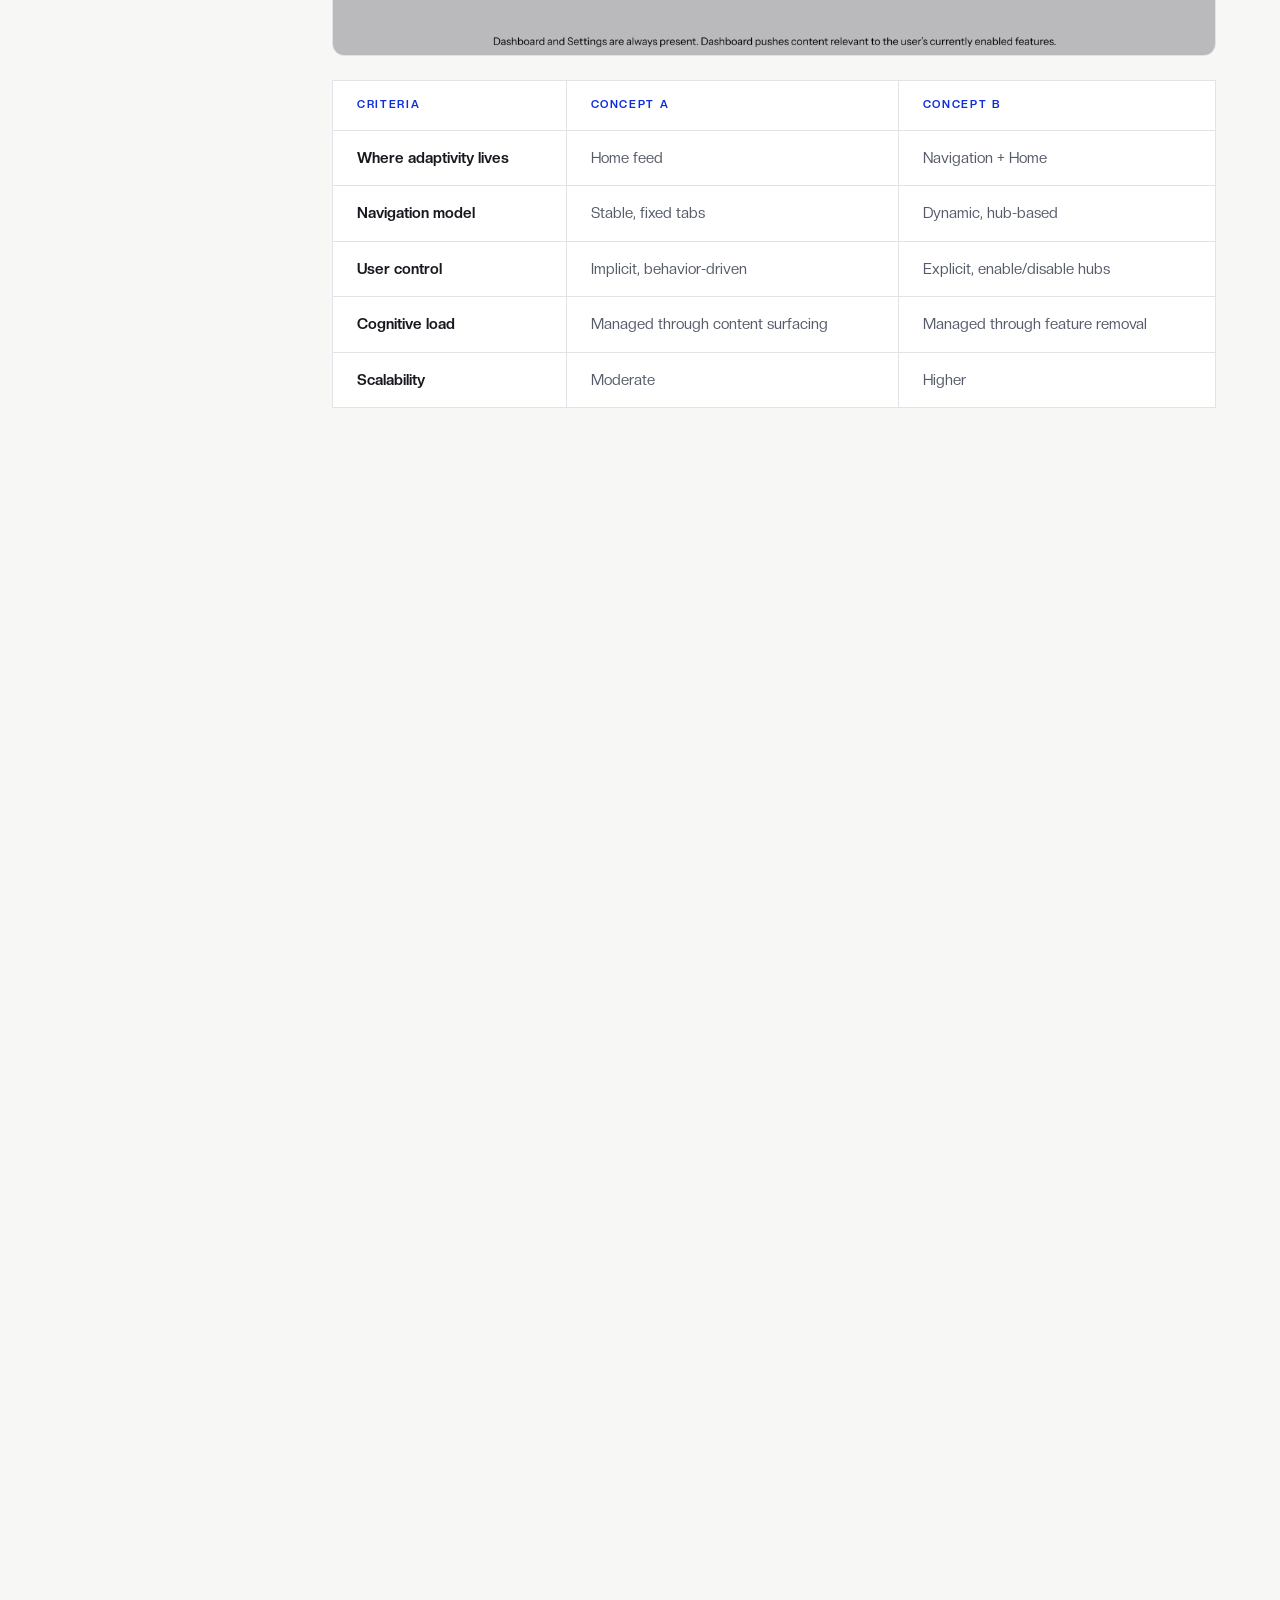
<file: verizon/index.html>
<!doctype html>
<html lang="en">
  <head>
    <meta charset="utf-8">
    <meta name="viewport" content="width=device-width, initial-scale=1">
    <meta name="description" content="Reimagining Verizon's mobile experience through unified information architecture and AI personalization.">
    <title>Verizon AI App Architecture | Neda Rahimi</title>
    <link rel="icon" type="image/png" href="../favicon.png">
    <link rel="apple-touch-icon" href="../apple-touch-icon.png">
    <link rel="stylesheet" href="../styles.css?v=43">
    <link rel="stylesheet" href="../detail.css?v=19">
    <link rel="stylesheet" href="../spectrum/spectrum.css?v=6">
    <link rel="stylesheet" href="verizon.css?v=3">
    <script src="verizon-nav.js" defer></script>
    <script src="../scroll-progress.js" defer></script>
    <script src="../cursor.js" defer></script>
    <script src="../fade-in.js?v=4" defer></script>
  </head>
  <body class="case-study-page spectrum-study verizon-study">
    <div class="scroll-progress" role="progressbar" aria-label="Page scroll progress" aria-valuemin="0" aria-valuemax="100" aria-valuenow="0">
      <span></span>
    </div>
    <a class="skip-link" href="#main">Skip to content</a>
    <header class="site-header">
      <a class="brand" href="../index.html" aria-label="Neda Rahimi home"><img src="../assets/neda-wordmark-nav.png" alt=""></a>
      <nav class="top-nav" aria-label="Main navigation">
        <a href="../about.html">About Me</a>
        <a href="../index.html#projects">Portfolio</a>
        <a href="../Rahimi%20Neda%20Resume.pdf" target="_blank" rel="noopener">Resume</a>
      </nav>
    </header>
    <main class="case-layout" id="main">
      <aside class="case-sidebar" aria-label="Case study navigation">
        <div class="case-sidebar-top">
          <a class="all-work" href="../index.html#projects" aria-label="All work"><span aria-hidden="true">←</span><span class="all-work-label">All work</span></a>
        </div>
        <nav class="detail-toc" id="case-toc" aria-label="Case study sections">
          <a href="#overview" aria-current="location">Overview</a>
          <a href="#opportunity">The Problem</a>
          <a href="#research">The Solution</a>
          <a href="#reflection">Key Takeaways</a>
        </nav>
      </aside>
      <div class="case-content spectrum-content">
        <header class="spectrum-hero spectrum-container" id="overview" aria-labelledby="page-title">
          <div class="spectrum-hero-grid vz-hero-grid">
            <div class="spectrum-hero-copy">
              <p class="spectrum-eyebrow">VERIZON · PRODUCT DESIGN · AI PERSONALIZATION</p>
              <h1 id="page-title">Reimagining Verizon's mobile experience through unified IA and AI personalization.</h1>
              <p class="spectrum-hero-description">Verizon's consumer experiences were spread across four separate apps. I explored how a unified mobile ecosystem, supported by context-aware AI personalization, could simplify navigation, connect customer touchpoints, and create a more adaptive experience.</p>
            </div>
            <figure class="spectrum-hero-media vz-hero-media">
              <img src="../assets/verizon-hero.png" alt="Verizon app home screen shown on a phone with internet details, plan information, and plan perks" fetchpriority="high">
            </figure>
          </div>
          <dl class="spectrum-meta vz-meta" aria-label="Project details">
            <div><dt>Company</dt><dd>Verizon</dd></div>
            <div><dt>Role</dt><dd>UX Designer</dd></div>
            <div><dt>Focus</dt><dd>Research, Information Architecture, Conceptualization, Design</dd></div>
            <div><dt>Timeline</dt><dd>8-week discovery sprint</dd></div>
            <div><dt>Team</dt><dd>Digital Unity team</dd></div>
          </dl>
        </header>

        <section class="spectrum-container spectrum-section " id="opportunity" aria-labelledby="opportunity-title">
          <div class="spectrum-section-head">
            <p class="spectrum-section-no">02 / THE OPPORTUNITY</p>
            <h2 id="opportunity-title">Four apps. Four experiences. One disconnected ecosystem.</h2>
          </div>
          <p>Verizon offers customers a range of services across mobile, internet, devices, and account management. However, these experiences were distributed across four separate applications, creating a fragmented digital ecosystem.</p>
          <p>Customers could find themselves navigating between different apps to complete related tasks, discover services, or manage their relationship with Verizon.</p>
          <p>The opportunity was to rethink how these experiences could work together, creating a more cohesive destination that felt intuitive, connected, and responsive to individual needs.</p>
          <div class="vz-card-grid">
            <article class="vz-card"><p class="spectrum-kicker">CHALLENGE 01</p><h3>Fragmented experiences</h3><p>Customers had to navigate between separate applications.</p></article>
            <article class="vz-card"><p class="spectrum-kicker">CHALLENGE 02</p><h3>Disconnected information</h3><p>Related services and features were not always easy to discover across touchpoints.</p></article>
            <article class="vz-card"><p class="spectrum-kicker">CHALLENGE 03</p><h3>Limited personalization</h3><p>Opportunities existed to make experiences more relevant to individual customer contexts.</p></article>
          </div>
          <div class="spectrum-panel vz-panel">
            <h3>Four separate apps were solving individual needs, but no single experience connected them all.</h3>
            <div class="vz-converge" role="img" aria-label="Conceptual diagram: four separate experiences converging into one unified ecosystem">
              <ul class="vz-converge-inputs">
                <li>Experience 01</li><li>Experience 02</li><li>Experience 03</li><li>Experience 04</li>
              </ul>
              <span class="vz-converge-lines" aria-hidden="true"></span>
              <span class="vz-converge-output">One unified ecosystem</span>
            </div>
            <p class="vz-note">Conceptual illustration, not an actual research artifact.</p>
          </div>
          <p class="spectrum-kicker vz-context-label">CURRENT EXPERIENCE · EXISTING APP SCREENS</p>
          <div class="vz-gallery vz-gallery-small">
            <figure><img src="../assets/verizon-app-screen-1.png" alt="My Verizon app listing concept" width="735" height="1600" loading="lazy"></figure>
            <figure><img src="../assets/verizon-app-screen-2.png" alt="Verizon Protect app listing concept" width="735" height="1600" loading="lazy"></figure>
            <figure><img src="../assets/verizon-app-3.png" alt="Verizon consumer app concept" width="735" height="1600" loading="lazy"></figure>
            <figure><img src="../assets/verizon-app-4.png" alt="Verizon consumer app concept" width="735" height="1600" loading="lazy"></figure>
          </div>
        </section>


        <section class="spectrum-container spectrum-section " id="discovery" aria-labelledby="discovery-title">
          <div class="spectrum-section-head">
            <p class="spectrum-section-no">03 / UNDERSTANDING THE OPPORTUNITY</p>
            <h2 id="discovery-title">Before designing a solution, I needed to understand the ecosystem.</h2>
          </div>
          <p>Rather than approaching unification as a visual redesign, I focused on understanding how the existing experiences could be organized into a more cohesive structure.</p>
          <p>Through research and early exploration, I examined how customers interact with Verizon's digital ecosystem, where experiences overlapped, and how emerging AI capabilities could support more relevant interactions.</p>
          <div class="vz-card-grid">
            <article class="vz-card"><p class="spectrum-kicker">01</p><h3>Understanding the AI landscape</h3><p>Reviewed how AI personalization is being used across digital products to identify opportunities for more adaptive, context-aware interactions.</p></article>
            <article class="vz-card"><p class="spectrum-kicker">02</p><h3>Exploring information architecture</h3><p>Mapped potential information architectures to understand how separate services and touchpoints could be consolidated into a clearer framework.</p></article>
            <article class="vz-card"><p class="spectrum-kicker">03</p><h3>Understanding user needs</h3><p>Used personas and user journeys to explore different customer needs, behaviors, and opportunities for personalization.</p></article>
          </div>
        </section>


        <section class="spectrum-container spectrum-section " id="architecture" aria-labelledby="architecture-title">
          <div class="spectrum-section-head">
            <p class="spectrum-section-no">04 / DEFINING THE EXPERIENCE</p>
            <h2 id="architecture-title">Connecting four experiences into one cohesive ecosystem.</h2>
          </div>
          <p>The challenge wasn't simply combining four applications. It was determining how their individual capabilities could coexist within an experience that felt intuitive rather than overwhelming.</p>
          <p>I explored potential information architectures that brought related services and customer needs closer together, considering how navigation, content hierarchy, and key touchpoints could work across a unified application.</p>
          <div class="vz-ia" role="img" aria-label="Conceptual information architecture diagram: four separate inputs converging into one unified application structure">
            <ul class="vz-ia-inputs"><li>Experience 01</li><li>Experience 02</li><li>Experience 03</li><li>Experience 04</li></ul>
            <span class="vz-ia-lines" aria-hidden="true"></span>
            <div class="vz-ia-unified"><span>Unified application structure</span></div>
          </div>
          <ul class="vz-considerations">
            <li>Simplifying navigation across previously separate experiences.</li>
            <li>Creating a more consistent structure for discovering and managing services.</li>
            <li>Reducing friction between related customer tasks.</li>
            <li>Establishing a scalable foundation that could support future capabilities.</li>
          </ul>
        </section>


        <section class="spectrum-container spectrum-section " id="research" aria-labelledby="research-title">
          <div class="spectrum-section-head">
            <p class="spectrum-section-no">05 / HUMAN–AI RESEARCH</p>
            <h2 id="research-title">Understanding where AI adds value without taking control away from users.</h2>
          </div>
          <p>Before exploring interface concepts, I examined emerging human–AI interaction patterns across industries to understand how adaptive experiences could balance intelligence with user agency.</p>
          <p>Rather than treating AI as a standalone feature, I focused on how it could be integrated into the underlying experience: building trust, supporting discovery, and making interactions more relevant without overwhelming users.</p>
          <figure class="vz-figure"><img src="../assets/verizon-ai-patterns.avif" alt="Research visual showing human and AI interaction patterns studied across industries" loading="lazy"></figure>
          <div class="vz-card-grid">
            <article class="vz-card"><p class="spectrum-kicker">PRINCIPLE 01</p><h3>Context over commands</h3><p>AI should understand the user's situation and make relevant information easier to access.</p></article>
            <article class="vz-card"><p class="spectrum-kicker">PRINCIPLE 02</p><h3>Personalization with purpose</h3><p>Recommendations and interactions should reflect meaningful customer needs rather than add unnecessary complexity.</p></article>
            <article class="vz-card"><p class="spectrum-kicker">PRINCIPLE 03</p><h3>Control and clarity</h3><p>Personalized experiences should remain transparent and intuitive, allowing customers to understand and navigate their options.</p></article>
          </div>
          <p class="vz-note">These are conceptual design principles, not claims about a completed AI product.</p>
        </section>

        <section class="spectrum-container spectrum-section " id="hierarchy" aria-labelledby="hierarchy-title">
          <div class="spectrum-section-head">
            <p class="spectrum-section-no">06 / CONSOLIDATING THROUGH HIERARCHY</p>
            <h2 id="hierarchy-title">Bringing structure to a fragmented ecosystem.</h2>
          </div>
          <p>With the behavioral considerations established, I mapped detailed information architecture models to explore how four separate applications could be consolidated into a unified framework.</p>
          <p>This approach improved logical grouping and created a more consistent structure. However, as the hierarchy became deeper, less frequently used features became harder to discover.</p>
          <p>The experience was becoming cleaner, but increasingly rigid.</p>
          <figure class="vz-figure"><img src="../assets/verizon-architecture.avif" alt="Information architecture exploration consolidating four apps into a unified framework" loading="lazy"></figure>
          <div class="spectrum-panel vz-panel vz-insight">
            <p class="spectrum-kicker">THE INSIGHT</p>
            <h3>Hierarchy alone wasn't enough. The architecture needed to adapt to different customer behaviors, not simply organize features more efficiently.</h3>
          </div>
        </section>

        <section class="spectrum-container spectrum-section " id="concepts" aria-labelledby="concepts-title">
          <div class="spectrum-section-head">
            <p class="spectrum-section-no">07 / EXPLORING TWO CONCEPTS</p>
            <h2 id="concepts-title">What if the architecture adapted to the user, instead of the other way around?</h2>
          </div>
          <p>The initial architecture revealed an important limitation: a structure optimized for highly engaged customers could create unnecessary complexity for those who only needed a handful of features.</p>
          <p>I shifted the exploration toward two alternative approaches, examining where adaptive intelligence should live within the experience.</p>
          <div class="vz-concepts">
            <figure class="vz-concept">
              <img src="../assets/verizon-concept-a.png" alt="Concept A: home-centered adaptivity mobile UI" loading="lazy">
              <figcaption><span class="spectrum-kicker">CONCEPT A · HOME-CENTERED ADAPTIVITY</span>Intelligence is centralized. The home surface predicts frequent tasks and reduces reliance on navigation.</figcaption>
            </figure>
            <figure class="vz-concept">
              <img src="../assets/verizon-concept-b.png" alt="Concept B: adaptive navigation hubs mobile UI" loading="lazy">
              <figcaption><span class="spectrum-kicker">CONCEPT B · ADAPTIVE NAVIGATION HUBS</span>Navigation reflects user-enabled feature hubs. Core areas remain persistent while hubs adapt based on relevance and preference. Intelligence is distributed, preserving user agency.</figcaption>
            </figure>
          </div>
        </section>

        <section class="spectrum-container spectrum-section " id="tradeoffs" aria-labelledby="tradeoffs-title">
          <div class="spectrum-section-head">
            <p class="spectrum-section-no">08 / EVALUATING TRADE-OFFS</p>
            <h2 id="tradeoffs-title">Choosing flexibility over prediction.</h2>
          </div>
          <p>Both concepts explored ways to reduce complexity, but they approached adaptivity differently.</p>
          <p>Concept A relied on centralized prediction to surface relevant tasks. Concept B distributed adaptivity across navigation and feature hubs, allowing customers to retain more control over how their experience was organized.</p>
          <p>Concept B offered a more scalable foundation, supporting both minimalist and highly engaged behaviors without relying entirely on system assumptions.</p>
          <figure class="vz-figure"><img src="../assets/verizon-compare.png" alt="Comparison of Concept A and Concept B across adaptivity, navigation, control, cognitive load, and scalability" loading="lazy"></figure>
          <div class="vz-table-wrap"><table class="vz-table"><thead><tr><th scope="col">Criteria</th><th scope="col">Concept A</th><th scope="col">Concept B</th></tr></thead><tbody><tr><th scope="row">Where adaptivity lives</th><td>Home feed</td><td>Navigation + Home</td></tr><tr><th scope="row">Navigation model</th><td>Stable, fixed tabs</td><td>Dynamic, hub-based</td></tr><tr><th scope="row">User control</th><td>Implicit, behavior-driven</td><td>Explicit, enable/disable hubs</td></tr><tr><th scope="row">Cognitive load</th><td>Managed through content surfacing</td><td>Managed through feature removal</td></tr><tr><th scope="row">Scalability</th><td>Moderate</td><td>Higher</td></tr></tbody></table></div>
        </section>

        <section class="spectrum-container spectrum-section " id="modular" aria-labelledby="modular-title">
          <div class="spectrum-section-head">
            <p class="spectrum-section-no">09 / MODULAR NAVIGATION</p>
            <h2 id="modular-title">Making room for complexity without overwhelming the user.</h2>
          </div>
          <p>Concept B introduced adaptive navigation hubs: modular groupings of related features that could appear based on relevance and user preference.</p>
          <p>This approach allowed the experience to expand as customer needs evolved, while maintaining a consistent underlying structure.</p>
          <figure class="vz-figure"><img src="../assets/verizon-hubs.png" alt="Adaptive navigation hubs concept" loading="lazy"></figure>
        </section>

        <section class="spectrum-container spectrum-section " id="structure" aria-labelledby="structure-title">
          <div class="spectrum-section-head">
            <p class="spectrum-section-no">10 / RETURNING TO STRUCTURE</p>
            <h2 id="structure-title">Returning to the architecture with a clearer direction.</h2>
          </div>
          <p>With the conceptual framework established, I revisited the information architecture, reorganizing features based on their purpose, flow, and relationship to each adaptive hub.</p>
          <p>This phase focused on structural validation rather than polished UI execution.</p>
          <figure class="vz-figure"><img src="../assets/verizon-structure.png" alt="Validated app information architecture organized around adaptive hubs" loading="lazy"></figure>
        </section>

        <section class="spectrum-container spectrum-section spectrum-reflection" id="reflection" aria-labelledby="reflection-title">
          <div class="spectrum-section-head">
            <p class="spectrum-section-no">11 / REFLECTION</p>
            <h2 id="reflection-title">Designing for ambiguity meant thinking beyond individual screens.</h2>
          </div>
          <p>This project challenged me to think about product design at an ecosystem level. Rather than optimizing a single interaction, I had to consider how multiple experiences, customer needs, and emerging technologies could come together within one coherent product direction.</p>
          <p>It reinforced the importance of establishing a strong information architecture before moving into detailed interface design, and of treating AI as an opportunity to make experiences more relevant rather than simply more automated.</p>
          <p class="spectrum-reflection-close">Ultimately, the work strengthened my ability to navigate ambiguity, translate broad opportunities into structured design directions, and think critically about the future of human–AI interactions.</p>
        </section>

      <nav class="case-pagination spectrum-container" aria-label="Other case studies">
        <a href="../spectrum/index.html">← Spectrum</a>
        <a href="../index.html#projects">Next: All projects →</a>
      </nav>
      </div>
    </main>
    <footer class="site-footer">
      <a class="footer-name" href="../index.html">Neda Rahimi</a>
      <p>Product Designer (UX &amp; UI)</p>
      <nav class="footer-nav" aria-label="Footer navigation">
        <a href="../index.html">Home</a>
        <a href="../index.html#projects">Case studies</a>
        <a href="../about.html">About me</a>
        <a href="https://www.linkedin.com/in/nedarahimi9/" target="_blank" rel="noreferrer">LinkedIn</a>
      </nav>
    </footer>
  </body>
</html>
</file>
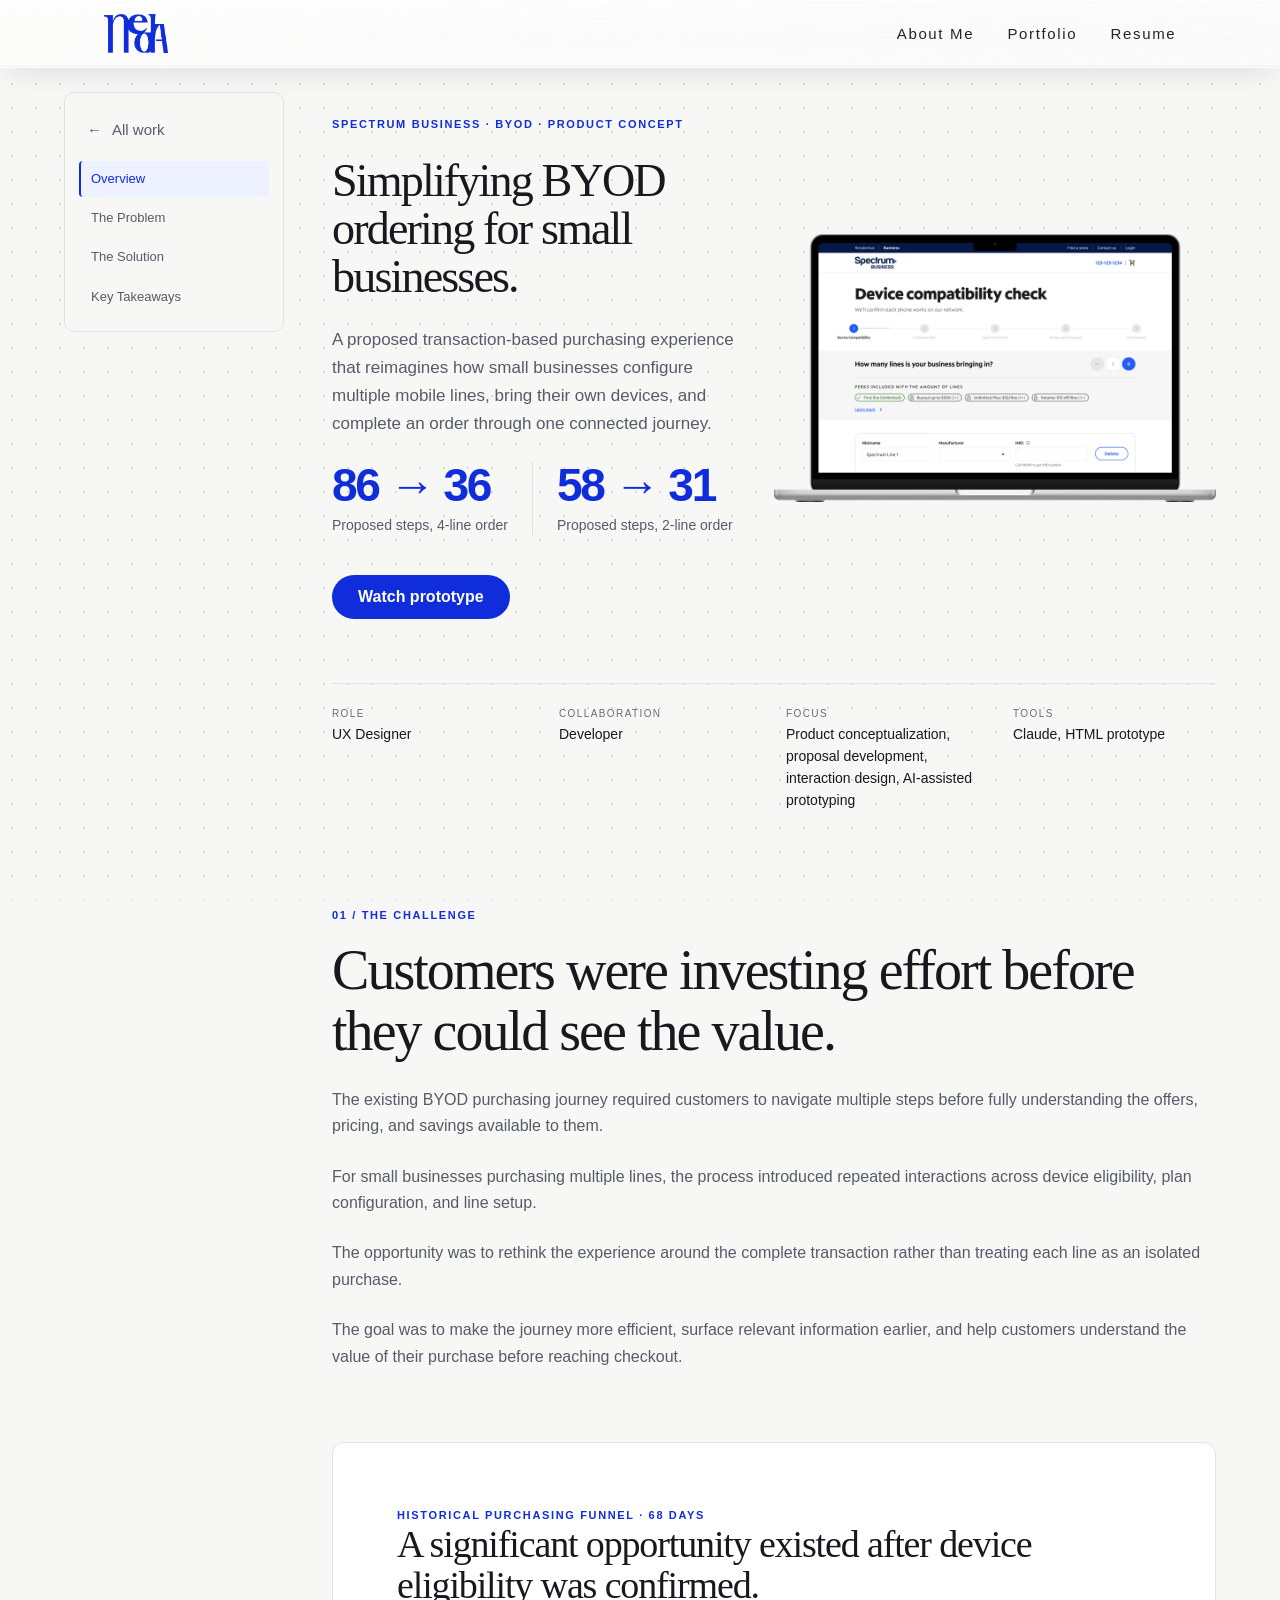
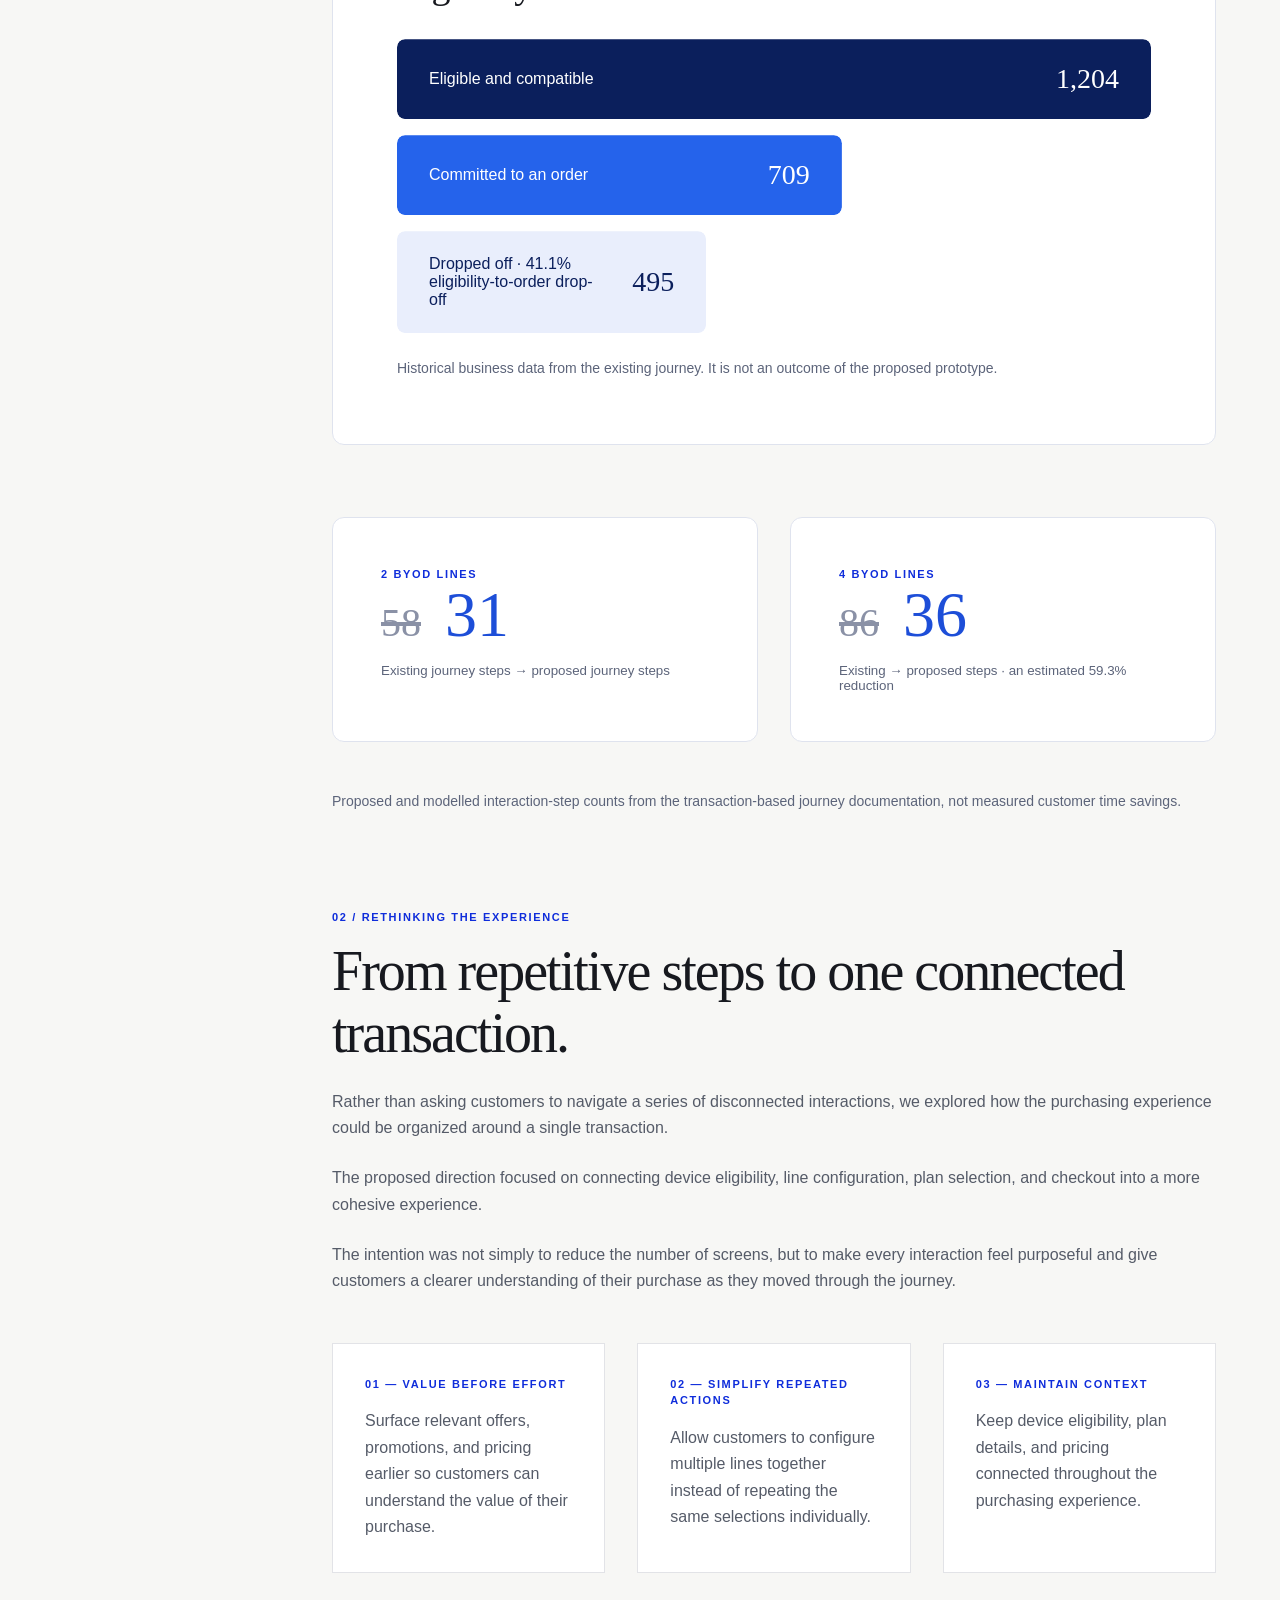
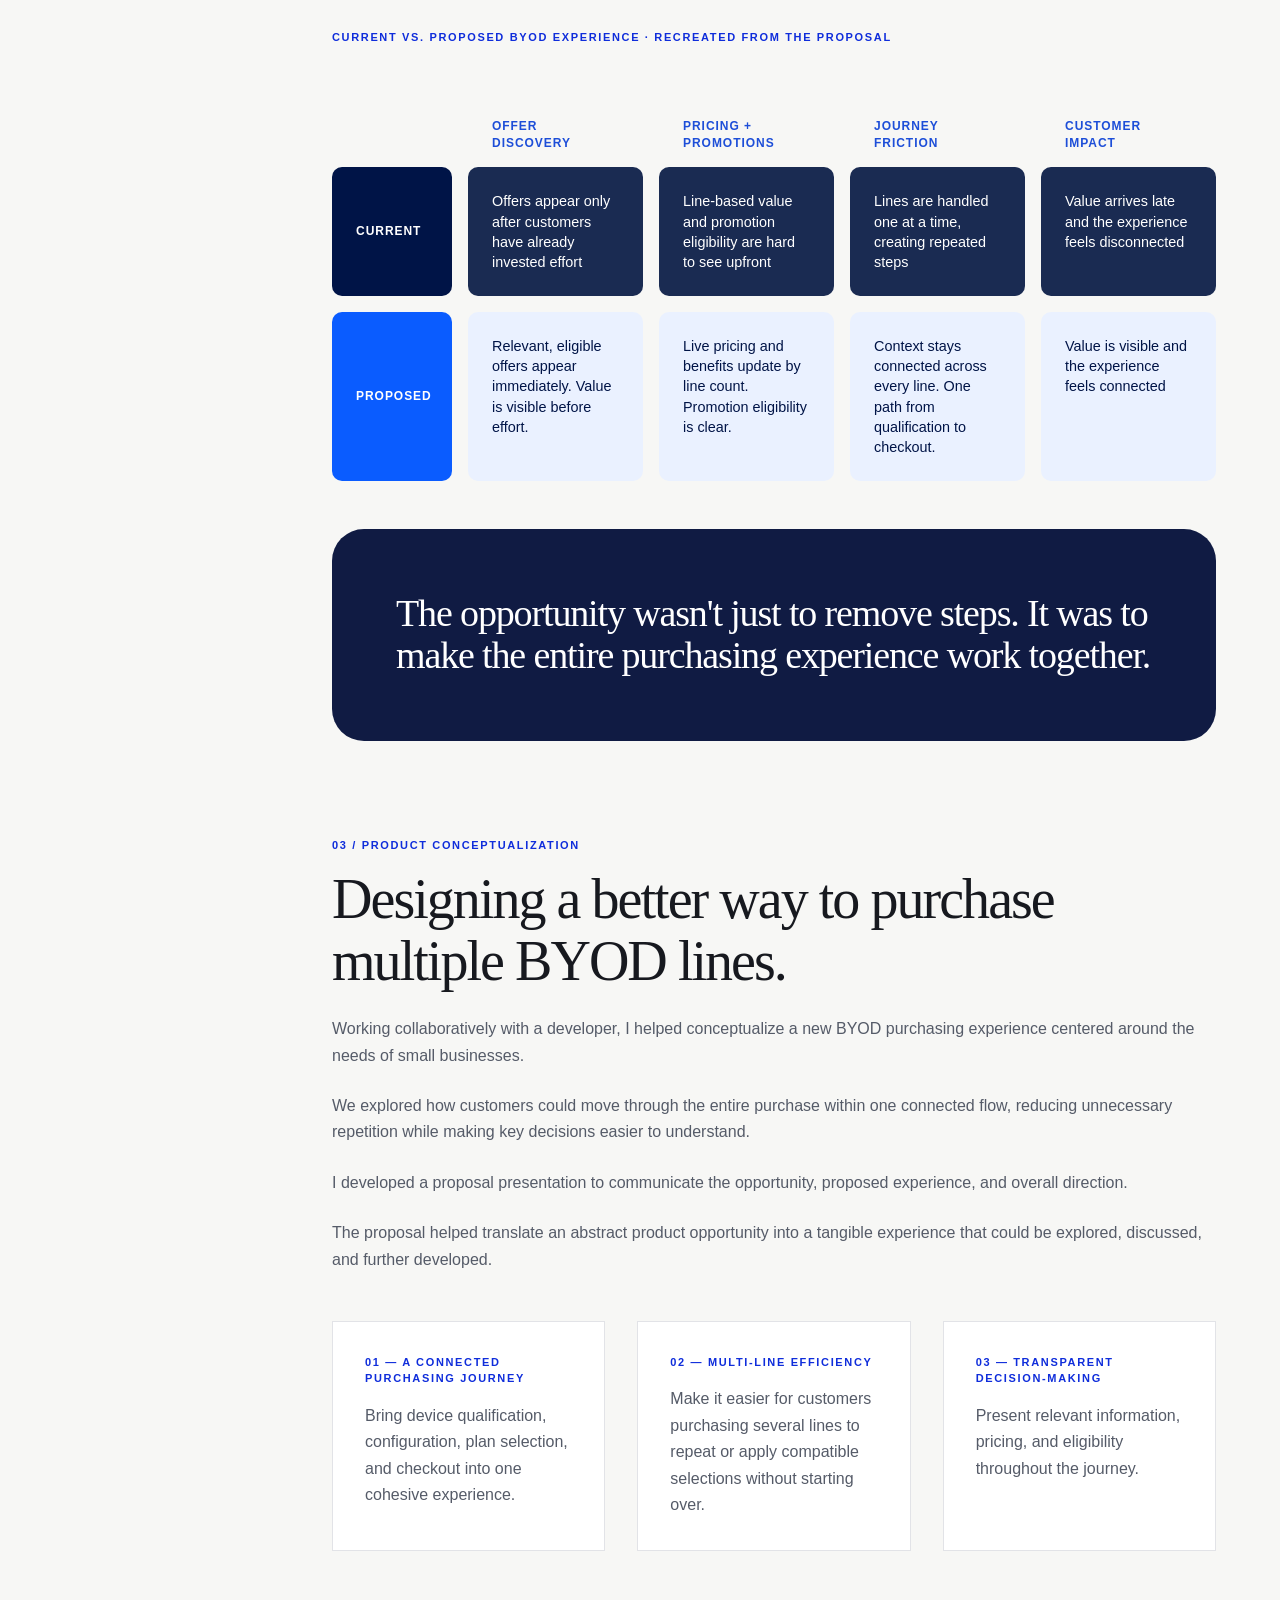
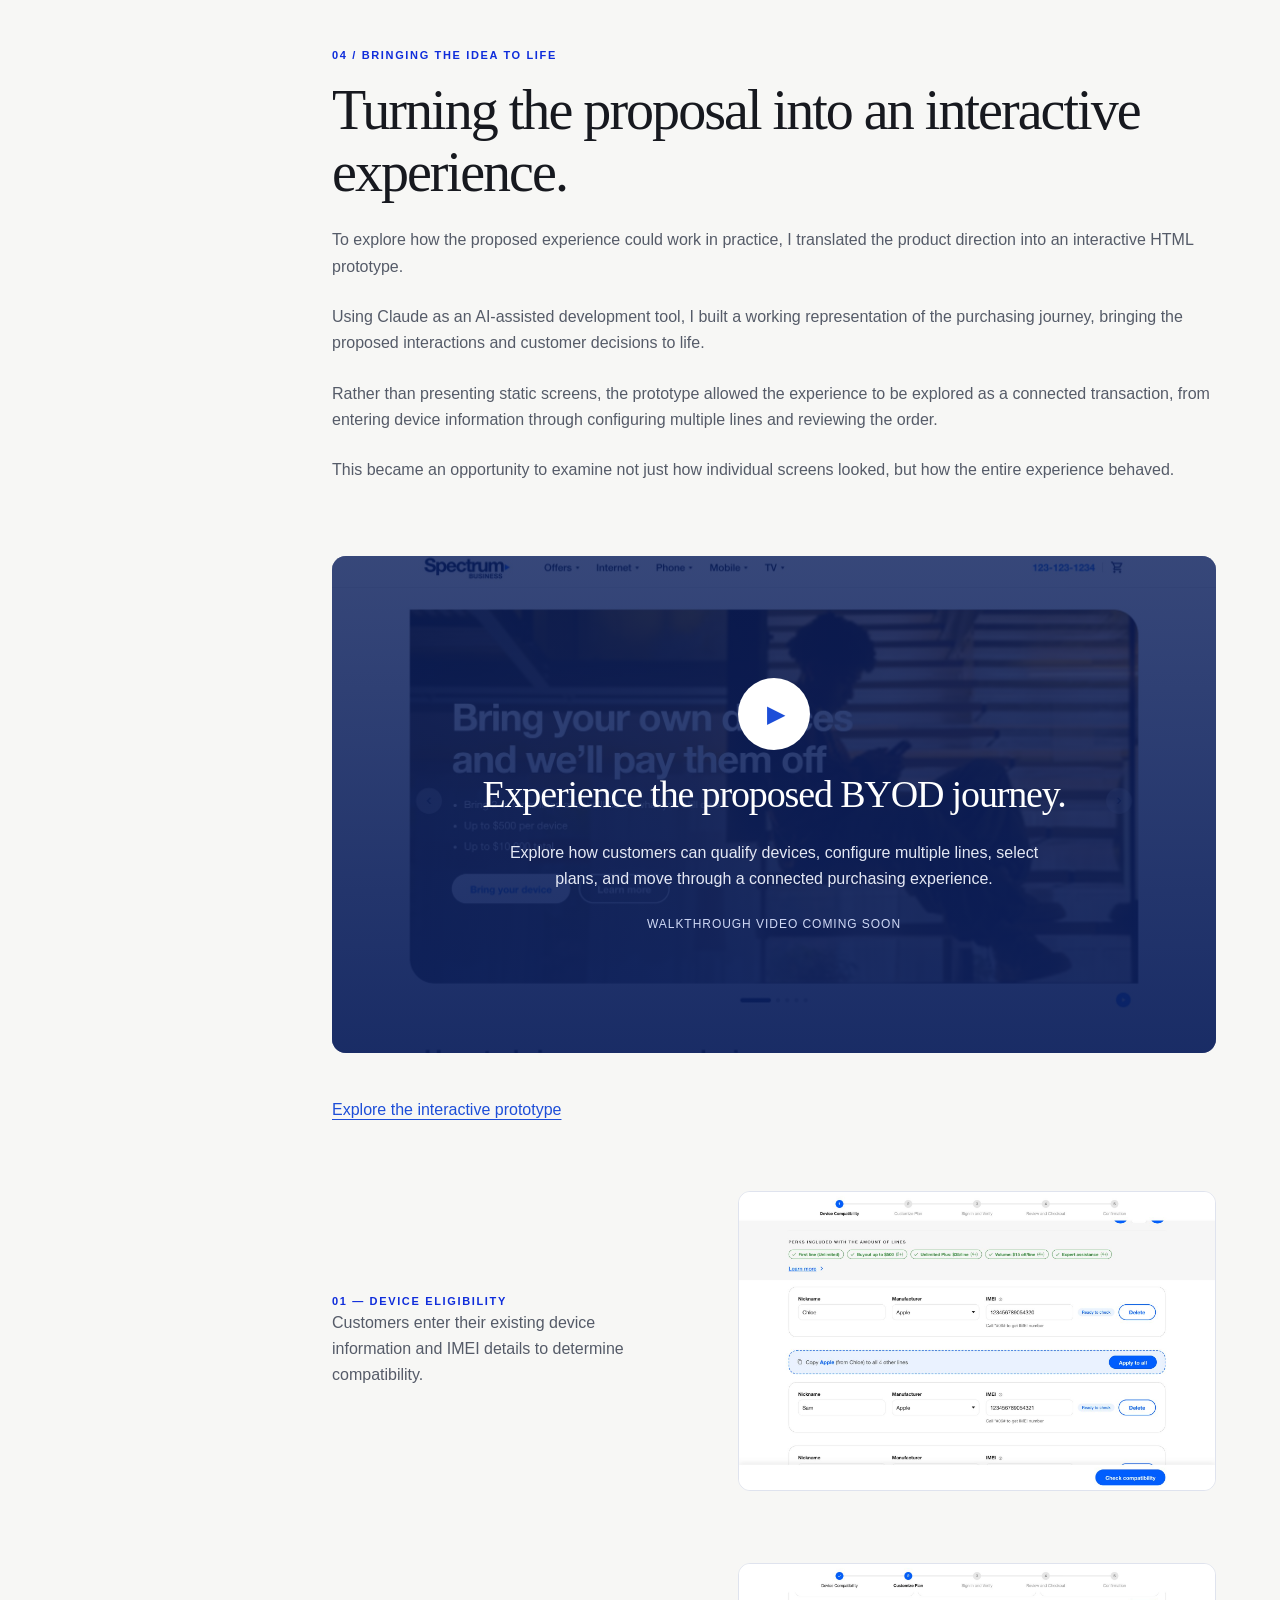
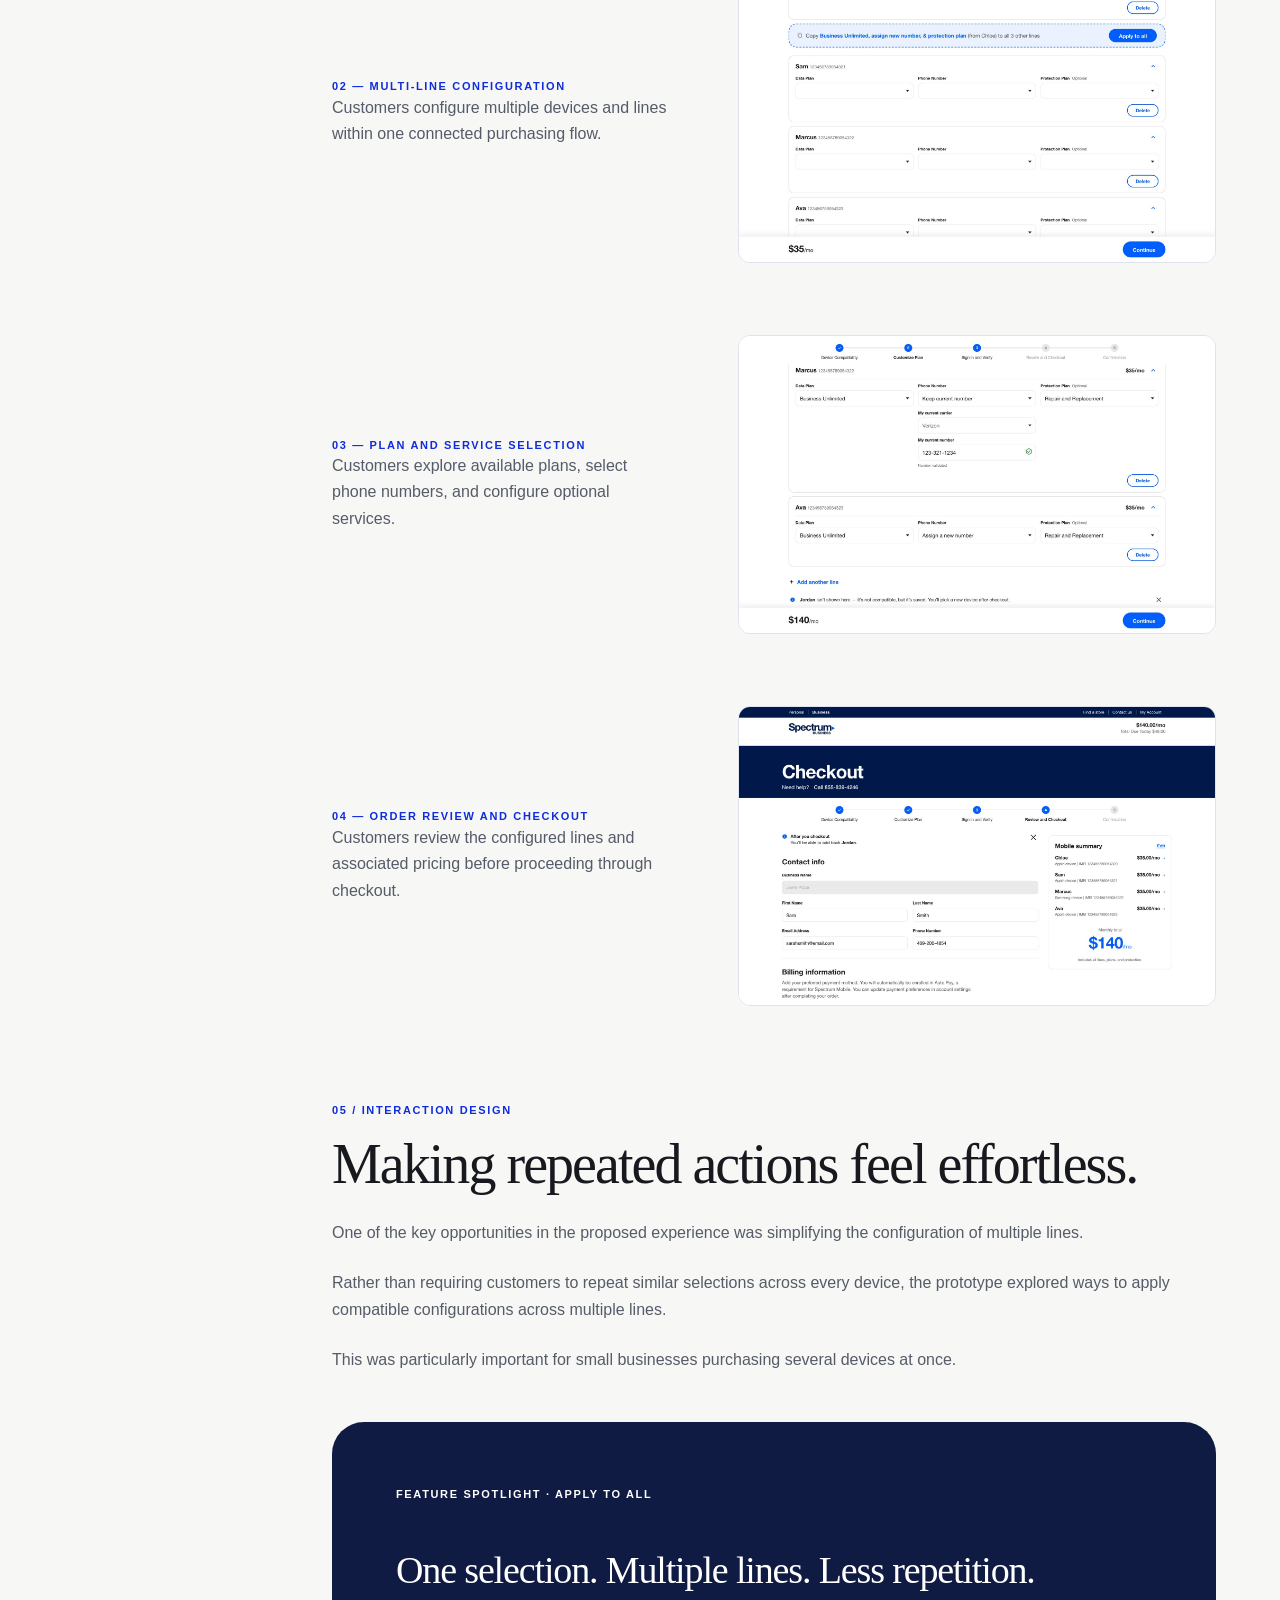
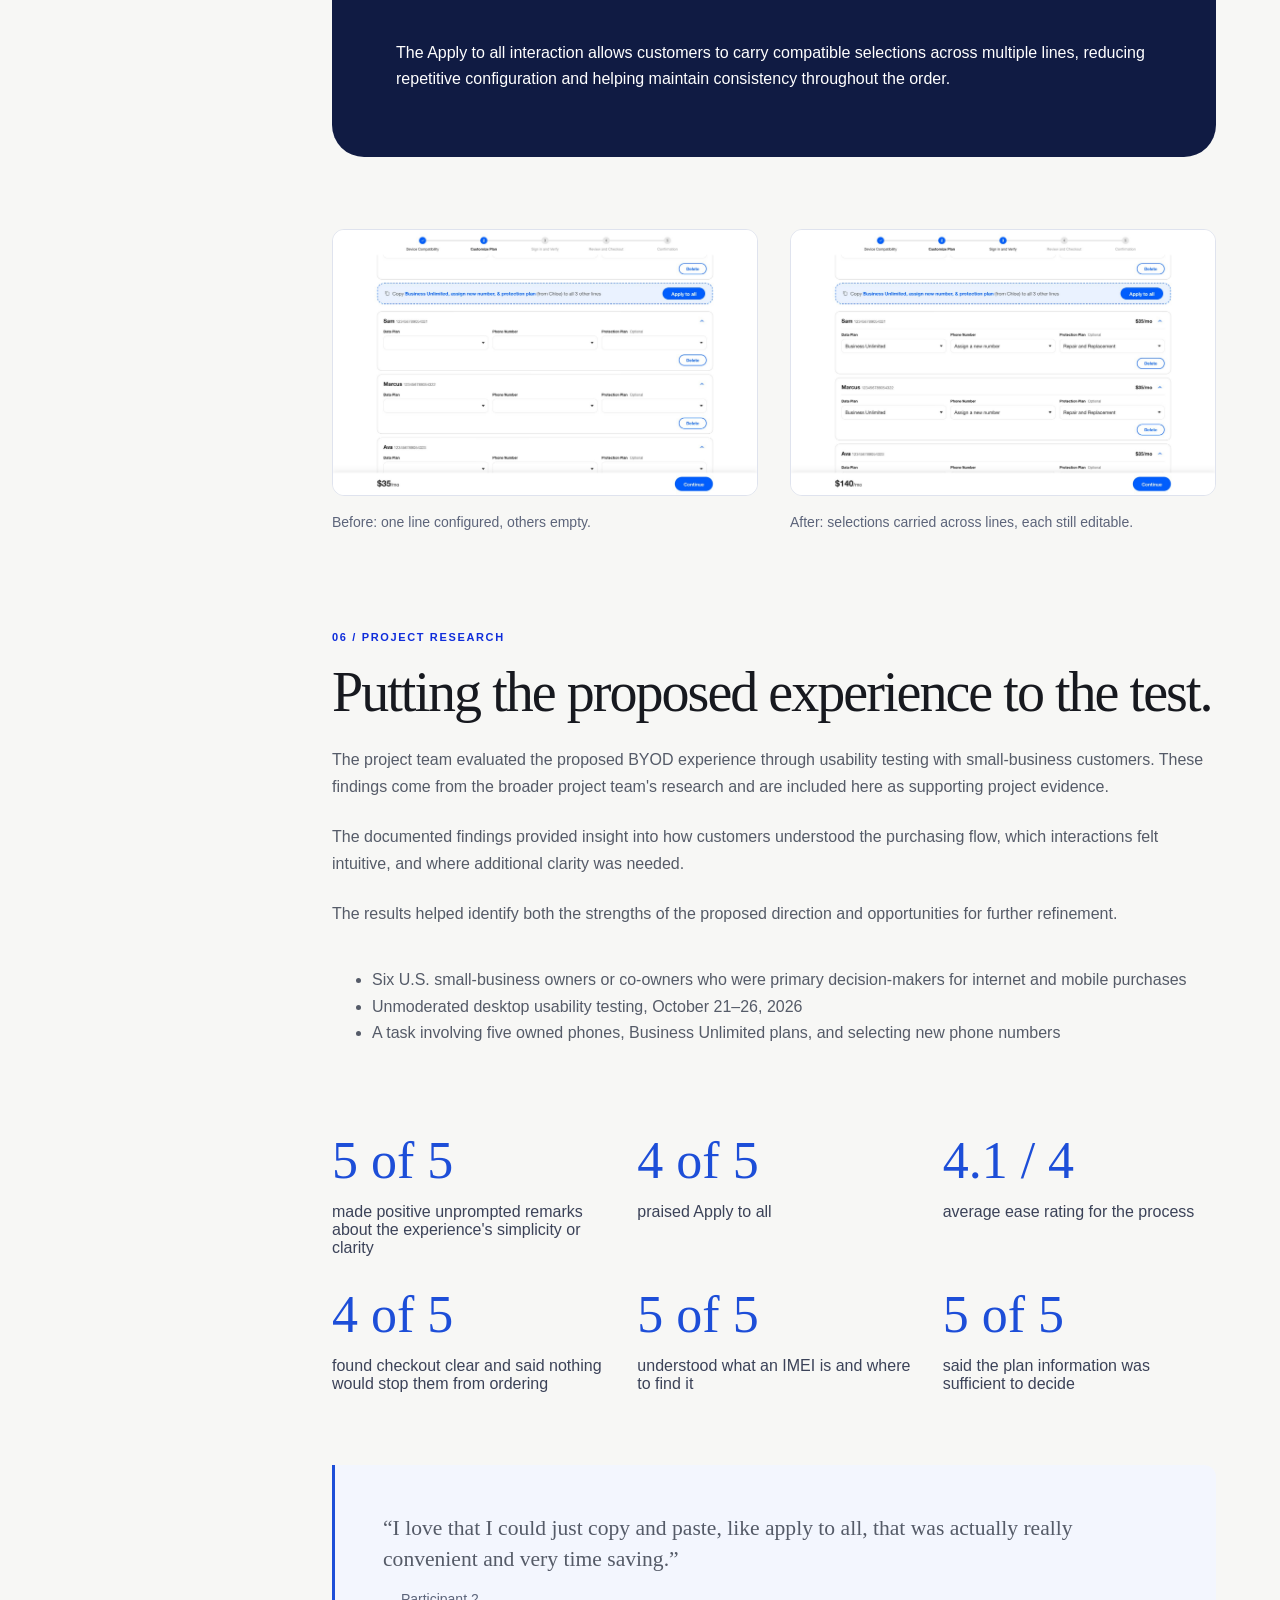
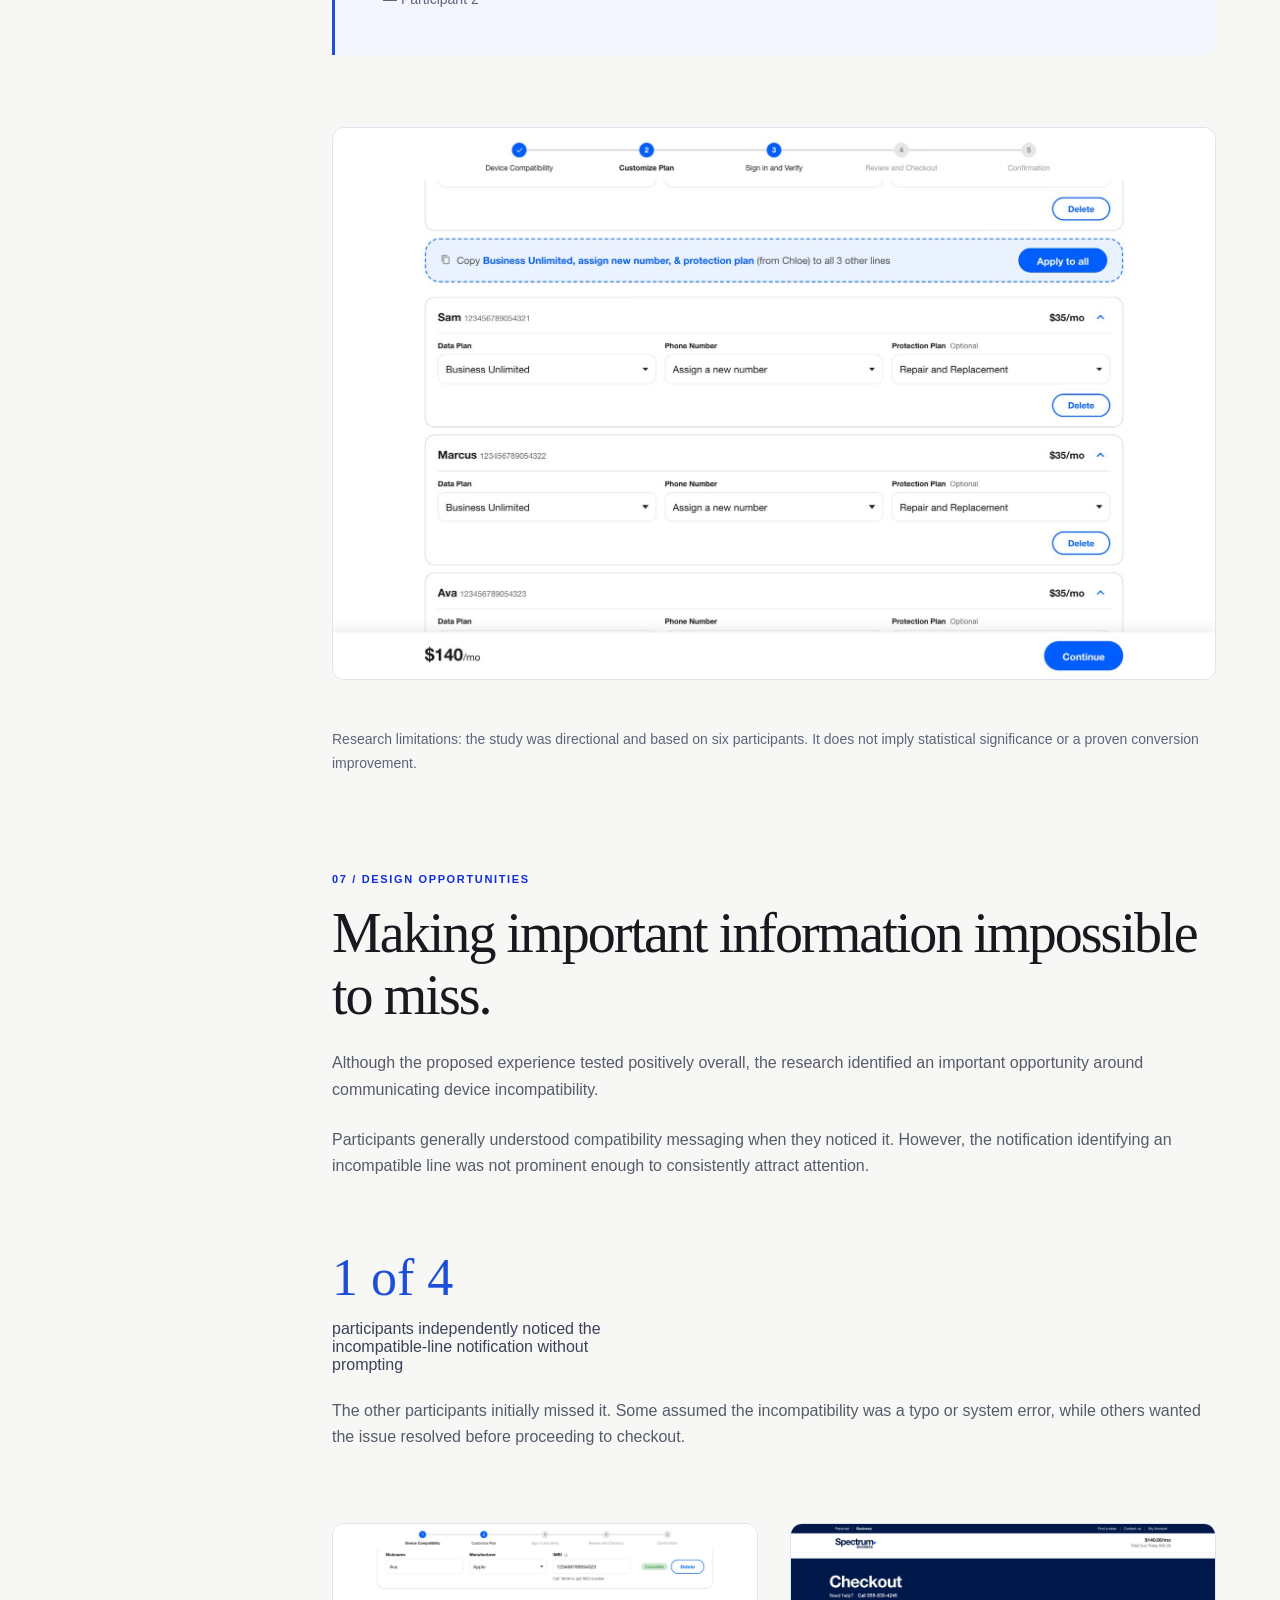
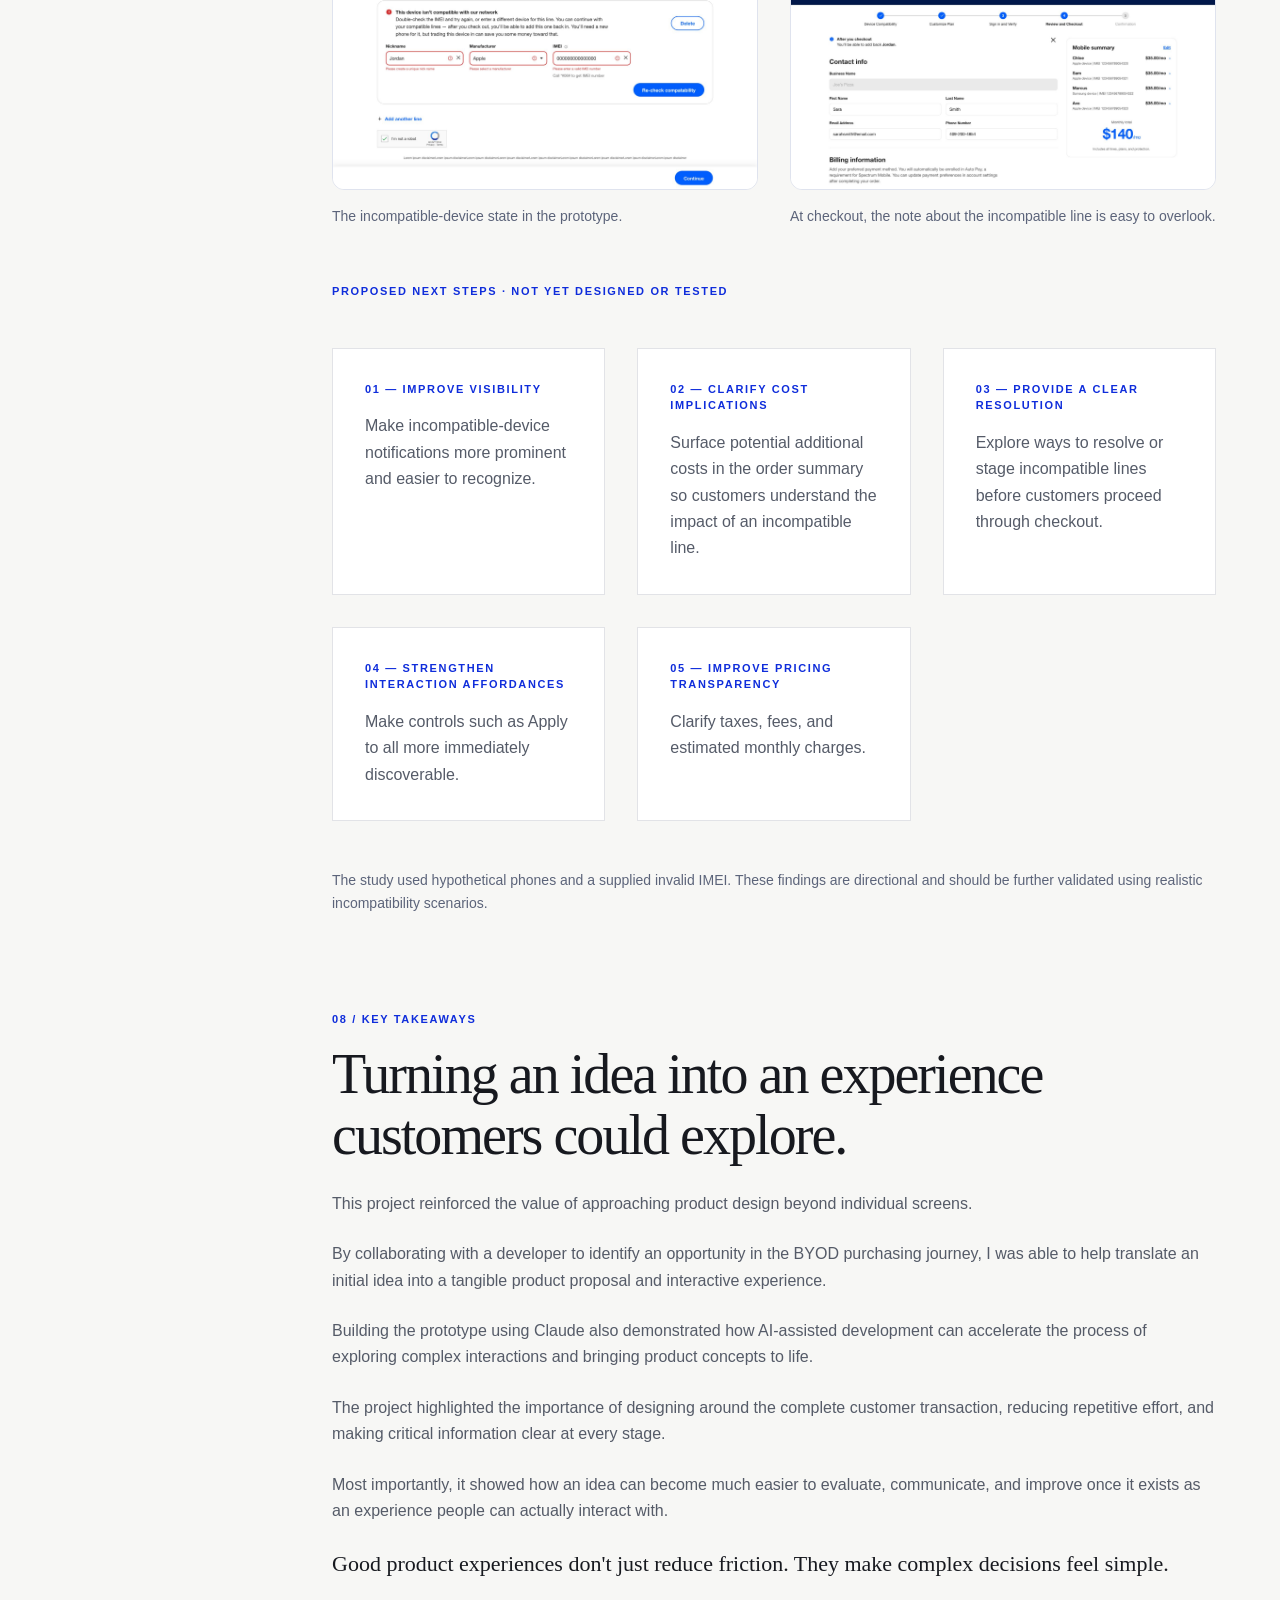
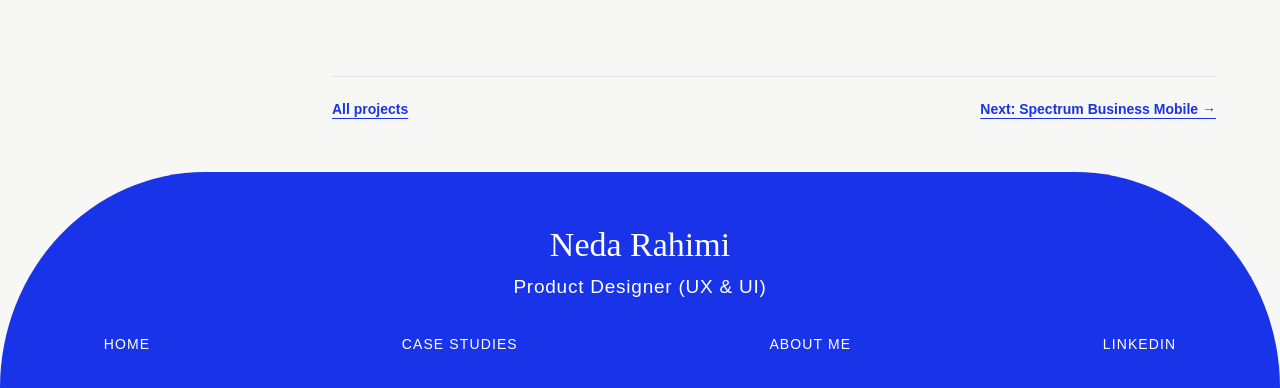
<file: UX Portfolio/byod/index.html>
<!doctype html>
<html lang="en">
  <head>
    <meta charset="utf-8">
    <meta name="viewport" content="width=device-width, initial-scale=1">
    <meta name="description" content="A proposed BYOD purchasing experience for Spectrum Business Mobile, conceptualized with a developer and built as an interactive prototype.">
    <title>Simplifying BYOD Ordering | Neda Rahimi</title>
    <link rel="stylesheet" href="../styles.css">
    <link rel="stylesheet" href="../detail.css">
    <link rel="stylesheet" href="../spectrum/spectrum.css">
    <link rel="stylesheet" href="../verizon/verizon.css">
    <link rel="stylesheet" href="byod.css">
    <script src="byod-nav.js" defer></script>
    <script src="../scroll-progress.js" defer></script>
    <script src="../cursor.js" defer></script>
  </head>
  <body class="case-study-page spectrum-study verizon-study byod-study">
    <div class="scroll-progress" role="progressbar" aria-label="Page scroll progress" aria-valuemin="0" aria-valuemax="100" aria-valuenow="0">
      <span></span>
    </div>
    <a class="skip-link" href="#main">Skip to content</a>
    <header class="site-header">
      <a class="brand" href="../index.html" aria-label="Neda Rahimi home"><img src="../assets/neda-wordmark-nav.png" alt=""></a>
      <nav class="top-nav" aria-label="Main navigation">
        <a href="../about.html">About Me</a>
        <a href="../index.html#projects">Portfolio</a>
        <a href="../Rahimi%20Neda%20Resume.pdf" target="_blank" rel="noopener">Resume</a>
      </nav>
    </header>
    <main class="case-layout" id="main">
      <aside class="case-sidebar" aria-label="Case study navigation">
        <div class="case-sidebar-top">
          <a class="all-work" href="../index.html#projects" aria-label="All work"><span aria-hidden="true">←</span><span class="all-work-label">All work</span></a>
        </div>
        <nav class="detail-toc" id="case-toc" aria-label="Case study sections">
          <a href="#overview" aria-current="location">Overview</a>
          <a href="#problem">The Problem</a>
          <a href="#proposal">The Solution</a>
          <a href="#reflection">Key Takeaways</a>
        </nav>
      </aside>
      <div class="case-content spectrum-content">
        <header class="spectrum-hero spectrum-container" id="overview" aria-labelledby="page-title">
          <div class="spectrum-hero-grid">
            <div class="spectrum-hero-copy">
              <p class="spectrum-eyebrow">SPECTRUM BUSINESS · BYOD · PRODUCT CONCEPT</p>
              <h1 id="page-title">Simplifying BYOD ordering for small businesses.</h1>
              <p class="spectrum-hero-description">A proposed transaction-based purchasing experience that reimagines how small businesses configure multiple mobile lines, bring their own devices, and complete an order through one connected journey.</p>
              <div class="spectrum-hero-stats">
                <div class="spectrum-hero-stat">
                  <strong aria-label="86 to 36"><span class="b-num" data-to="86">86</span> → <span class="b-num" data-to="36">36</span></strong>
                  <span>Proposed steps, 4-line order</span>
                </div>
                <div class="spectrum-hero-stat">
                  <strong aria-label="58 to 31"><span class="b-num" data-to="58">58</span> → <span class="b-num" data-to="31">31</span></strong>
                  <span>Proposed steps, 2-line order</span>
                </div>
              </div>
              <p class="byod-hero-cta"><a class="byod-btn" href="#prototype-video">Watch prototype</a></p>
            </div>
            <figure class="spectrum-hero-media">
              <img src="../assets/byod-laptop.png" alt="Spectrum Business BYOD prototype shown on a laptop: the Device compatibility check step with line count, perks, and nickname, manufacturer and IMEI fields" width="2000" height="1212" fetchpriority="high">
            </figure>
          </div>
          <dl class="spectrum-meta vz-meta byod-meta-wide" aria-label="Project details">
            <div><dt>Role</dt><dd>UX Designer</dd></div>
            <div><dt>Collaboration</dt><dd>Developer</dd></div>
            <div><dt>Focus</dt><dd>Product conceptualization, proposal development, interaction design, AI-assisted prototyping</dd></div>
            <div><dt>Tools</dt><dd>Claude, HTML prototype</dd></div>
          </dl>
        </header>

        <section class="spectrum-container spectrum-section" id="problem" aria-labelledby="problem-title">
          <div class="spectrum-section-head">
            <p class="spectrum-section-no">01 / THE CHALLENGE</p>
            <h2 id="problem-title">Customers were investing effort before they could see the value.</h2>
          </div>
          <p>The existing BYOD purchasing journey required customers to navigate multiple steps before fully understanding the offers, pricing, and savings available to them.</p>
          <p>For small businesses purchasing multiple lines, the process introduced repeated interactions across device eligibility, plan configuration, and line setup.</p>
          <p>The opportunity was to rethink the experience around the complete transaction rather than treating each line as an isolated purchase.</p>
          <p>The goal was to make the journey more efficient, surface relevant information earlier, and help customers understand the value of their purchase before reaching checkout.</p>

          <div class="byod-funnel" role="group" aria-labelledby="funnel-title">
            <p class="spectrum-kicker">HISTORICAL PURCHASING FUNNEL · 68 DAYS</p>
            <h3 id="funnel-title">A significant opportunity existed after device eligibility was confirmed.</h3>
            <div class="byod-bar"><span>Eligible and compatible</span><strong><span class="b-num" data-to="1204" data-comma>1,204</span></strong></div>
            <div class="byod-bar b2"><span>Committed to an order</span><strong><span class="b-num" data-to="709" data-comma>709</span></strong></div>
            <div class="byod-bar b3"><span>Dropped off · 41.1% eligibility-to-order drop-off</span><strong><span class="b-num" data-to="495" data-comma>495</span></strong></div>
            <p class="byod-note">Historical business data from the existing journey. It is not an outcome of the proposed prototype.</p>
          </div>

          <div class="byod-steps">
            <div>
              <p class="spectrum-kicker">2 BYOD LINES</p>
              <div class="byod-compare"><span class="from b-num" data-to="58">58</span><span class="to b-num" data-to="31">31</span></div>
              <small>Existing journey steps → proposed journey steps</small>
            </div>
            <div>
              <p class="spectrum-kicker">4 BYOD LINES</p>
              <div class="byod-compare"><span class="from b-num" data-to="86">86</span><span class="to b-num" data-to="36">36</span></div>
              <small>Existing → proposed steps · an estimated 59.3% reduction</small>
            </div>
          </div>
          <p class="byod-note">Proposed and modelled interaction-step counts from the transaction-based journey documentation, not measured customer time savings.</p>
        </section>

        <section class="spectrum-container spectrum-section" id="opportunity" aria-labelledby="opportunity-title">
          <div class="spectrum-section-head">
            <p class="spectrum-section-no">02 / RETHINKING THE EXPERIENCE</p>
            <h2 id="opportunity-title">From repetitive steps to one connected transaction.</h2>
          </div>
          <p>Rather than asking customers to navigate a series of disconnected interactions, we explored how the purchasing experience could be organized around a single transaction.</p>
          <p>The proposed direction focused on connecting device eligibility, line configuration, plan selection, and checkout into a more cohesive experience.</p>
          <p>The intention was not simply to reduce the number of screens, but to make every interaction feel purposeful and give customers a clearer understanding of their purchase as they moved through the journey.</p>
          <div class="vz-card-grid">
            <article class="vz-card"><p class="spectrum-kicker">01 — VALUE BEFORE EFFORT</p><p>Surface relevant offers, promotions, and pricing earlier so customers can understand the value of their purchase.</p></article>
            <article class="vz-card"><p class="spectrum-kicker">02 — SIMPLIFY REPEATED ACTIONS</p><p>Allow customers to configure multiple lines together instead of repeating the same selections individually.</p></article>
            <article class="vz-card"><p class="spectrum-kicker">03 — MAINTAIN CONTEXT</p><p>Keep device eligibility, plan details, and pricing connected throughout the purchasing experience.</p></article>
          </div>
          <p class="spectrum-kicker vz-context-label">CURRENT VS. PROPOSED BYOD EXPERIENCE · RECREATED FROM THE PROPOSAL</p>
          <div class="byod-journey" role="table" aria-label="Current versus proposed BYOD experience">
            <div class="head"></div><div class="head">Offer discovery</div><div class="head">Pricing + promotions</div><div class="head">Journey friction</div><div class="head">Customer impact</div>
            <div class="row-label cur">Current</div>
            <div class="cur">Offers appear only after customers have already invested effort</div>
            <div class="cur">Line-based value and promotion eligibility are hard to see upfront</div>
            <div class="cur">Lines are handled one at a time, creating repeated steps</div>
            <div class="cur">Value arrives late and the experience feels disconnected</div>
            <div class="row-label pro">Proposed</div>
            <div class="pro">Relevant, eligible offers appear immediately. Value is visible before effort.</div>
            <div class="pro">Live pricing and benefits update by line count. Promotion eligibility is clear.</div>
            <div class="pro">Context stays connected across every line. One path from qualification to checkout.</div>
            <div class="pro">Value is visible and the experience feels connected</div>
          </div>
          <div class="spectrum-panel vz-panel">
            <h3>The opportunity wasn't just to remove steps. It was to make the entire purchasing experience work together.</h3>
          </div>
        </section>

        <section class="spectrum-container spectrum-section" id="proposal" aria-labelledby="proposal-title">
          <div class="spectrum-section-head">
            <p class="spectrum-section-no">03 / PRODUCT CONCEPTUALIZATION</p>
            <h2 id="proposal-title">Designing a better way to purchase multiple BYOD lines.</h2>
          </div>
          <p>Working collaboratively with a developer, I helped conceptualize a new BYOD purchasing experience centered around the needs of small businesses.</p>
          <p>We explored how customers could move through the entire purchase within one connected flow, reducing unnecessary repetition while making key decisions easier to understand.</p>
          <p>I developed a proposal presentation to communicate the opportunity, proposed experience, and overall direction.</p>
          <p>The proposal helped translate an abstract product opportunity into a tangible experience that could be explored, discussed, and further developed.</p>
          <div class="vz-card-grid">
            <article class="vz-card"><p class="spectrum-kicker">01 — A CONNECTED PURCHASING JOURNEY</p><p>Bring device qualification, configuration, plan selection, and checkout into one cohesive experience.</p></article>
            <article class="vz-card"><p class="spectrum-kicker">02 — MULTI-LINE EFFICIENCY</p><p>Make it easier for customers purchasing several lines to repeat or apply compatible selections without starting over.</p></article>
            <article class="vz-card"><p class="spectrum-kicker">03 — TRANSPARENT DECISION-MAKING</p><p>Present relevant information, pricing, and eligibility throughout the journey.</p></article>
          </div>
        </section>

        <section class="spectrum-container spectrum-section" id="prototype" aria-labelledby="prototype-title">
          <div class="spectrum-section-head">
            <p class="spectrum-section-no">04 / BRINGING THE IDEA TO LIFE</p>
            <h2 id="prototype-title">Turning the proposal into an interactive experience.</h2>
          </div>
          <p>To explore how the proposed experience could work in practice, I translated the product direction into an interactive HTML prototype.</p>
          <p>Using Claude as an AI-assisted development tool, I built a working representation of the purchasing journey, bringing the proposed interactions and customer decisions to life.</p>
          <p>Rather than presenting static screens, the prototype allowed the experience to be explored as a connected transaction, from entering device information through configuring multiple lines and reviewing the order.</p>
          <p>This became an opportunity to examine not just how individual screens looked, but how the entire experience behaved.</p>

          <div class="byod-video" id="prototype-video">
            <!-- Replace with: <video controls poster="../assets/byod-entry.jpg"><source src="YOUR-VIDEO.mp4" type="video/mp4"></video> -->
            <img class="poster" src="../assets/byod-entry.jpg" alt="" loading="lazy">
            <div class="overlay">
              <span class="byod-play" aria-hidden="true">▶</span>
              <h3>Experience the proposed BYOD journey.</h3>
              <p>Explore how customers can qualify devices, configure multiple lines, select plans, and move through a connected purchasing experience.</p>
              <span class="tag">Walkthrough video coming soon</span>
            </div>
          </div>
          <a class="byod-link" href="prototype.html">Explore the interactive prototype</a>

          <div class="byod-split">
            <div><p class="spectrum-kicker">01 — DEVICE ELIGIBILITY</p><p>Customers enter their existing device information and IMEI details to determine compatibility.</p></div>
            <figure class="byod-shot"><img src="../assets/byod-compat.jpg" alt="Device and IMEI entry screen with nickname, manufacturer, and IMEI fields for each line" loading="lazy"></figure>
          </div>
          <div class="byod-split reverse">
            <div><p class="spectrum-kicker">02 — MULTI-LINE CONFIGURATION</p><p>Customers configure multiple devices and lines within one connected purchasing flow.</p></div>
            <figure class="byod-shot"><img src="../assets/byod-apply-before.jpg" alt="Multi-line configuration screen with an Apply to all banner above several lines" loading="lazy"></figure>
          </div>
          <div class="byod-split">
            <div><p class="spectrum-kicker">03 — PLAN AND SERVICE SELECTION</p><p>Customers explore available plans, select phone numbers, and configure optional services.</p></div>
            <figure class="byod-shot"><img src="../assets/byod-numbers.jpg" alt="Line configuration showing a kept phone number with carrier and number validation, and a new number for another line" loading="lazy"></figure>
          </div>
          <div class="byod-split reverse">
            <div><p class="spectrum-kicker">04 — ORDER REVIEW AND CHECKOUT</p><p>Customers review the configured lines and associated pricing before proceeding through checkout.</p></div>
            <figure class="byod-shot"><img src="../assets/byod-checkout.jpg" alt="Checkout screen with contact information and a mobile summary listing each line and the monthly total" loading="lazy"></figure>
          </div>
        </section>

        <section class="spectrum-container spectrum-section" id="multiple-lines" aria-labelledby="multiple-lines-title">
          <div class="spectrum-section-head">
            <p class="spectrum-section-no">05 / INTERACTION DESIGN</p>
            <h2 id="multiple-lines-title">Making repeated actions feel effortless.</h2>
          </div>
          <p>One of the key opportunities in the proposed experience was simplifying the configuration of multiple lines.</p>
          <p>Rather than requiring customers to repeat similar selections across every device, the prototype explored ways to apply compatible configurations across multiple lines.</p>
          <p>This was particularly important for small businesses purchasing several devices at once.</p>
          <div class="spectrum-panel vz-panel">
            <p class="spectrum-kicker">FEATURE SPOTLIGHT · APPLY TO ALL</p>
            <h3>One selection. Multiple lines. Less repetition.</h3>
            <p>The Apply to all interaction allows customers to carry compatible selections across multiple lines, reducing repetitive configuration and helping maintain consistency throughout the order.</p>
          </div>
          <div class="byod-pair">
            <figure class="byod-shot"><img src="../assets/byod-apply-before.jpg" alt="Before: the first line is configured and an Apply to all banner offers to copy its plan, number, and protection to three other lines; the other lines are empty" loading="lazy"><figcaption>Before: one line configured, others empty.</figcaption></figure>
            <figure class="byod-shot"><img src="../assets/byod-apply-after.jpg" alt="After: the same selections are filled in across the other lines" loading="lazy"><figcaption>After: selections carried across lines, each still editable.</figcaption></figure>
          </div>
        </section>

        <section class="spectrum-container spectrum-section" id="research" aria-labelledby="research-title">
          <div class="spectrum-section-head">
            <p class="spectrum-section-no">06 / PROJECT RESEARCH</p>
            <h2 id="research-title">Putting the proposed experience to the test.</h2>
          </div>
          <p>The project team evaluated the proposed BYOD experience through usability testing with small-business customers. These findings come from the broader project team's research and are included here as supporting project evidence.</p>
          <p>The documented findings provided insight into how customers understood the purchasing flow, which interactions felt intuitive, and where additional clarity was needed.</p>
          <p>The results helped identify both the strengths of the proposed direction and opportunities for further refinement.</p>
          <ul>
            <li>Six U.S. small-business owners or co-owners who were primary decision-makers for internet and mobile purchases</li>
            <li>Unmoderated desktop usability testing, October 21–26, 2026</li>
            <li>A task involving five owned phones, Business Unlimited plans, and selecting new phone numbers</li>
          </ul>
          <div class="byod-stats">
            <div class="byod-stat"><strong><span class="b-num" data-to="6" data-dec="0">6</span> of <span class="b-num" data-to="6" data-dec="0">6</span></strong><span>made positive unprompted remarks about the experience's simplicity or clarity</span></div>
            <div class="byod-stat"><strong><span class="b-num" data-to="5" data-dec="0">5</span> of <span class="b-num" data-to="6" data-dec="0">6</span></strong><span>praised Apply to all</span></div>
            <div class="byod-stat"><strong><span class="b-num" data-to="4.8" data-dec="1">4.8</span> / <span class="b-num" data-to="5" data-dec="0">5</span></strong><span>average ease rating for the process</span></div>
            <div class="byod-stat"><strong><span class="b-num" data-to="5" data-dec="0">5</span> of <span class="b-num" data-to="6" data-dec="0">6</span></strong><span>found checkout clear and said nothing would stop them from ordering</span></div>
            <div class="byod-stat"><strong><span class="b-num" data-to="6" data-dec="0">6</span> of <span class="b-num" data-to="6" data-dec="0">6</span></strong><span>understood what an IMEI is and where to find it</span></div>
            <div class="byod-stat"><strong><span class="b-num" data-to="6" data-dec="0">6</span> of <span class="b-num" data-to="6" data-dec="0">6</span></strong><span>said the plan information was sufficient to decide</span></div>
          </div>
          <blockquote class="byod-quote">
            <p>“I love that I could just copy and paste, like apply to all, that was actually really convenient and very time saving.”</p>
            <cite>— Participant 2</cite>
          </blockquote>
          <figure class="byod-shot"><img src="../assets/byod-apply-after.jpg" alt="Apply to all result in the prototype, with selections carried across lines" loading="lazy"></figure>
          <p class="byod-note">Research limitations: the study was directional and based on six participants. It does not imply statistical significance or a proven conversion improvement.</p>
        </section>

        <section class="spectrum-container spectrum-section" id="improvements" aria-labelledby="improvements-title">
          <div class="spectrum-section-head">
            <p class="spectrum-section-no">07 / DESIGN OPPORTUNITIES</p>
            <h2 id="improvements-title">Making important information impossible to miss.</h2>
          </div>
          <p>Although the proposed experience tested positively overall, the research identified an important opportunity around communicating device incompatibility.</p>
          <p>Participants generally understood compatibility messaging when they noticed it. However, the notification identifying an incompatible line was not prominent enough to consistently attract attention.</p>
          <div class="byod-stats">
            <div class="byod-stat"><strong><span class="b-num" data-to="2" data-dec="0">2</span> of <span class="b-num" data-to="6" data-dec="0">6</span></strong><span>participants independently noticed the incompatible-line notification without prompting</span></div>
          </div>
          <p>The other participants initially missed it. Some assumed the incompatibility was a typo or system error, while others wanted the issue resolved before proceeding to checkout.</p>
          <div class="byod-pair">
            <figure class="byod-shot"><img src="../assets/byod-incompatible.jpg" alt="Compatibility results where one line is flagged as not compatible with the network" loading="lazy"><figcaption>The incompatible-device state in the prototype.</figcaption></figure>
            <figure class="byod-shot"><img src="../assets/byod-checkout.jpg" alt="Checkout screen where a small note near the top explains the incompatible line can be added back after checkout" loading="lazy"><figcaption>At checkout, the note about the incompatible line is easy to overlook.</figcaption></figure>
          </div>
          <p class="spectrum-kicker vz-context-label">PROPOSED NEXT STEPS · NOT YET DESIGNED OR TESTED</p>
          <div class="vz-card-grid">
            <article class="vz-card"><p class="spectrum-kicker">01 — IMPROVE VISIBILITY</p><p>Make incompatible-device notifications more prominent and easier to recognize.</p></article>
            <article class="vz-card"><p class="spectrum-kicker">02 — CLARIFY COST IMPLICATIONS</p><p>Surface potential additional costs in the order summary so customers understand the impact of an incompatible line.</p></article>
            <article class="vz-card"><p class="spectrum-kicker">03 — PROVIDE A CLEAR RESOLUTION</p><p>Explore ways to resolve or stage incompatible lines before customers proceed through checkout.</p></article>
            <article class="vz-card"><p class="spectrum-kicker">04 — STRENGTHEN INTERACTION AFFORDANCES</p><p>Make controls such as Apply to all more immediately discoverable.</p></article>
            <article class="vz-card"><p class="spectrum-kicker">05 — IMPROVE PRICING TRANSPARENCY</p><p>Clarify taxes, fees, and estimated monthly charges.</p></article>
          </div>
          <p class="byod-note">The study used hypothetical phones and a supplied invalid IMEI. These findings are directional and should be further validated using realistic incompatibility scenarios.</p>
        </section>

        <section class="spectrum-container spectrum-section spectrum-reflection" id="reflection" aria-labelledby="reflection-title">
          <div class="spectrum-section-head">
            <p class="spectrum-section-no">08 / KEY TAKEAWAYS</p>
            <h2 id="reflection-title">Turning an idea into an experience customers could explore.</h2>
          </div>
          <p>This project reinforced the value of approaching product design beyond individual screens.</p>
          <p>By collaborating with a developer to identify an opportunity in the BYOD purchasing journey, I was able to help translate an initial idea into a tangible product proposal and interactive experience.</p>
          <p>Building the prototype using Claude also demonstrated how AI-assisted development can accelerate the process of exploring complex interactions and bringing product concepts to life.</p>
          <p>The project highlighted the importance of designing around the complete customer transaction, reducing repetitive effort, and making critical information clear at every stage.</p>
          <p>Most importantly, it showed how an idea can become much easier to evaluate, communicate, and improve once it exists as an experience people can actually interact with.</p>
          <p class="spectrum-reflection-close byod-closing">Good product experiences don't just reduce friction. They make complex decisions feel simple.</p>
        </section>

      <nav class="case-pagination spectrum-container" aria-label="Other case studies">
        <a href="../index.html#projects">All projects</a>
        <a href="../spectrum/index.html">Next: Spectrum Business Mobile →</a>
      </nav>
      </div>
    </main>
    <footer class="site-footer">
      <a class="footer-name" href="../index.html">Neda Rahimi</a>
      <p>Product Designer (UX &amp; UI)</p>
      <nav class="footer-nav" aria-label="Footer navigation">
        <a href="../index.html">Home</a>
        <a href="../index.html#projects">Case studies</a>
        <a href="../about.html">About me</a>
        <a href="https://www.linkedin.com/in/nedarahimi9/" target="_blank" rel="noreferrer">LinkedIn</a>
      </nav>
    </footer>
      <script src="byod-motion.js" defer></script>
  </body>
</html>
</file>
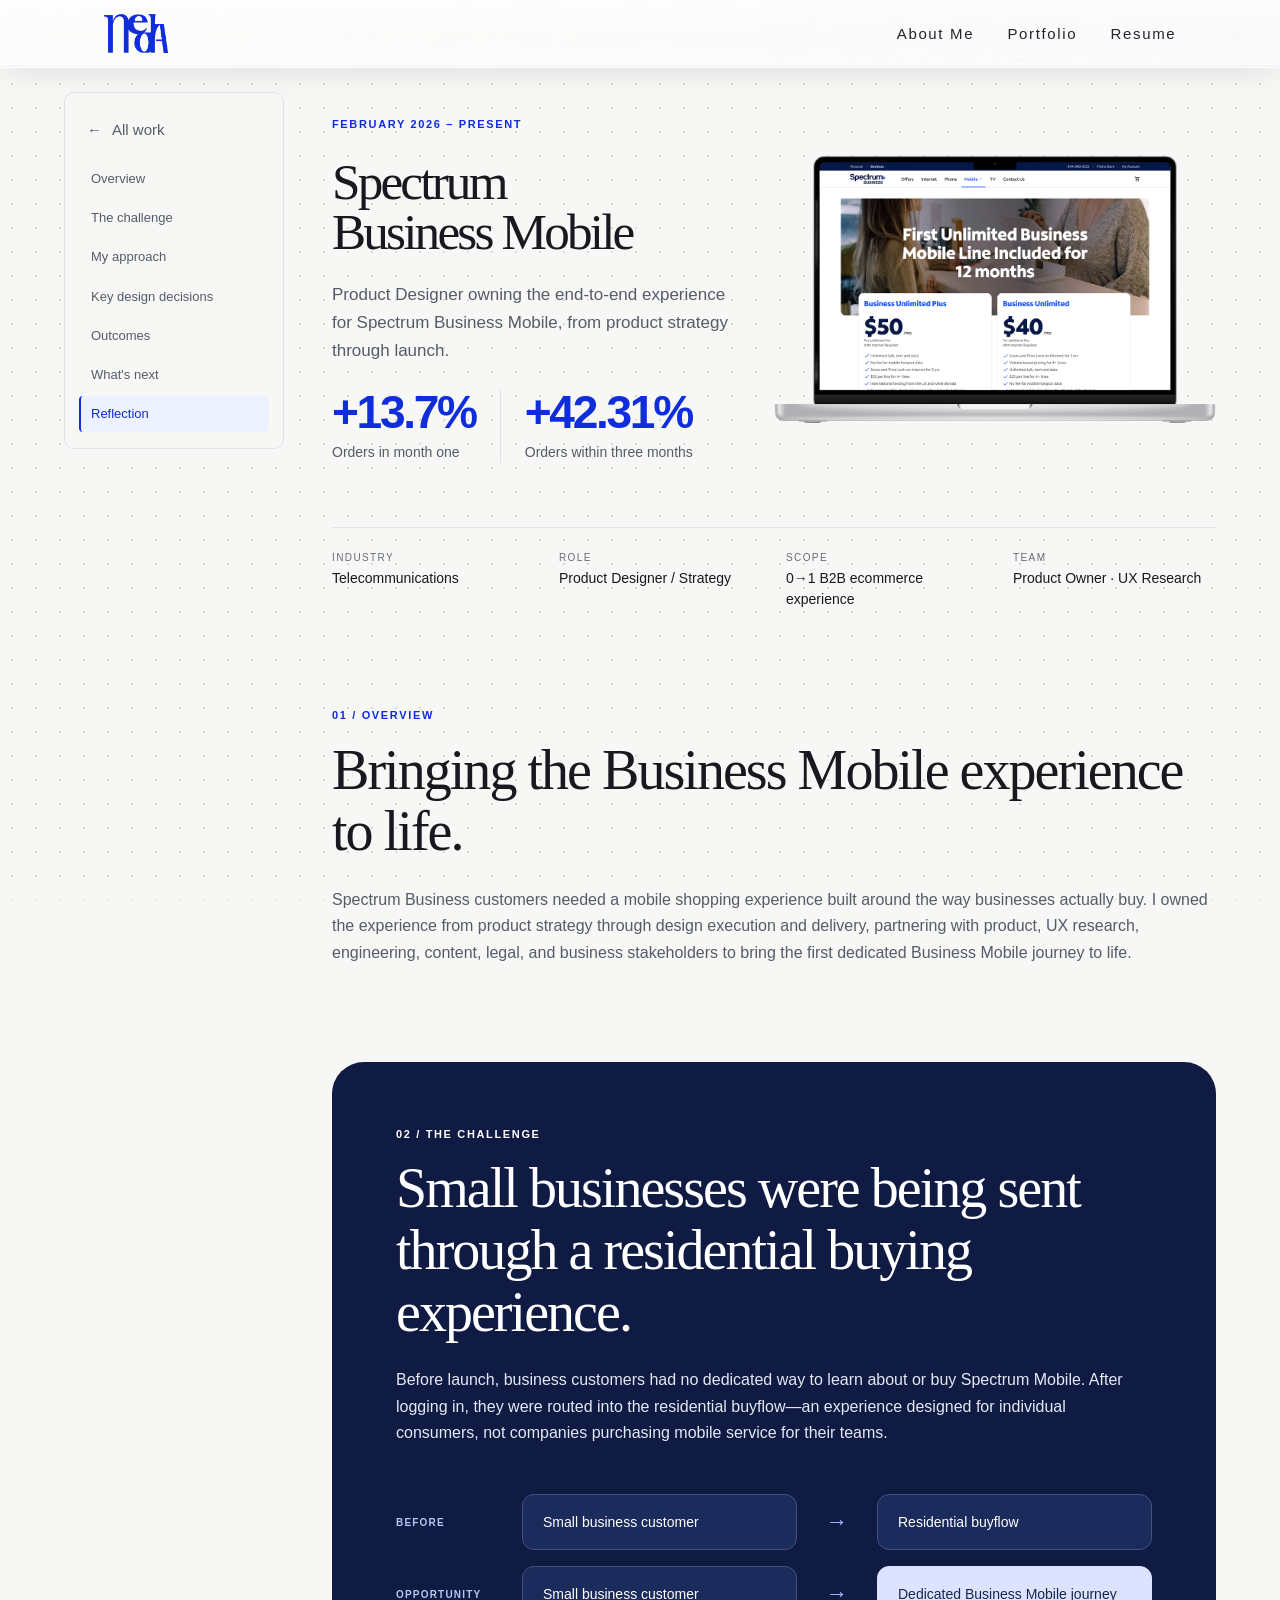
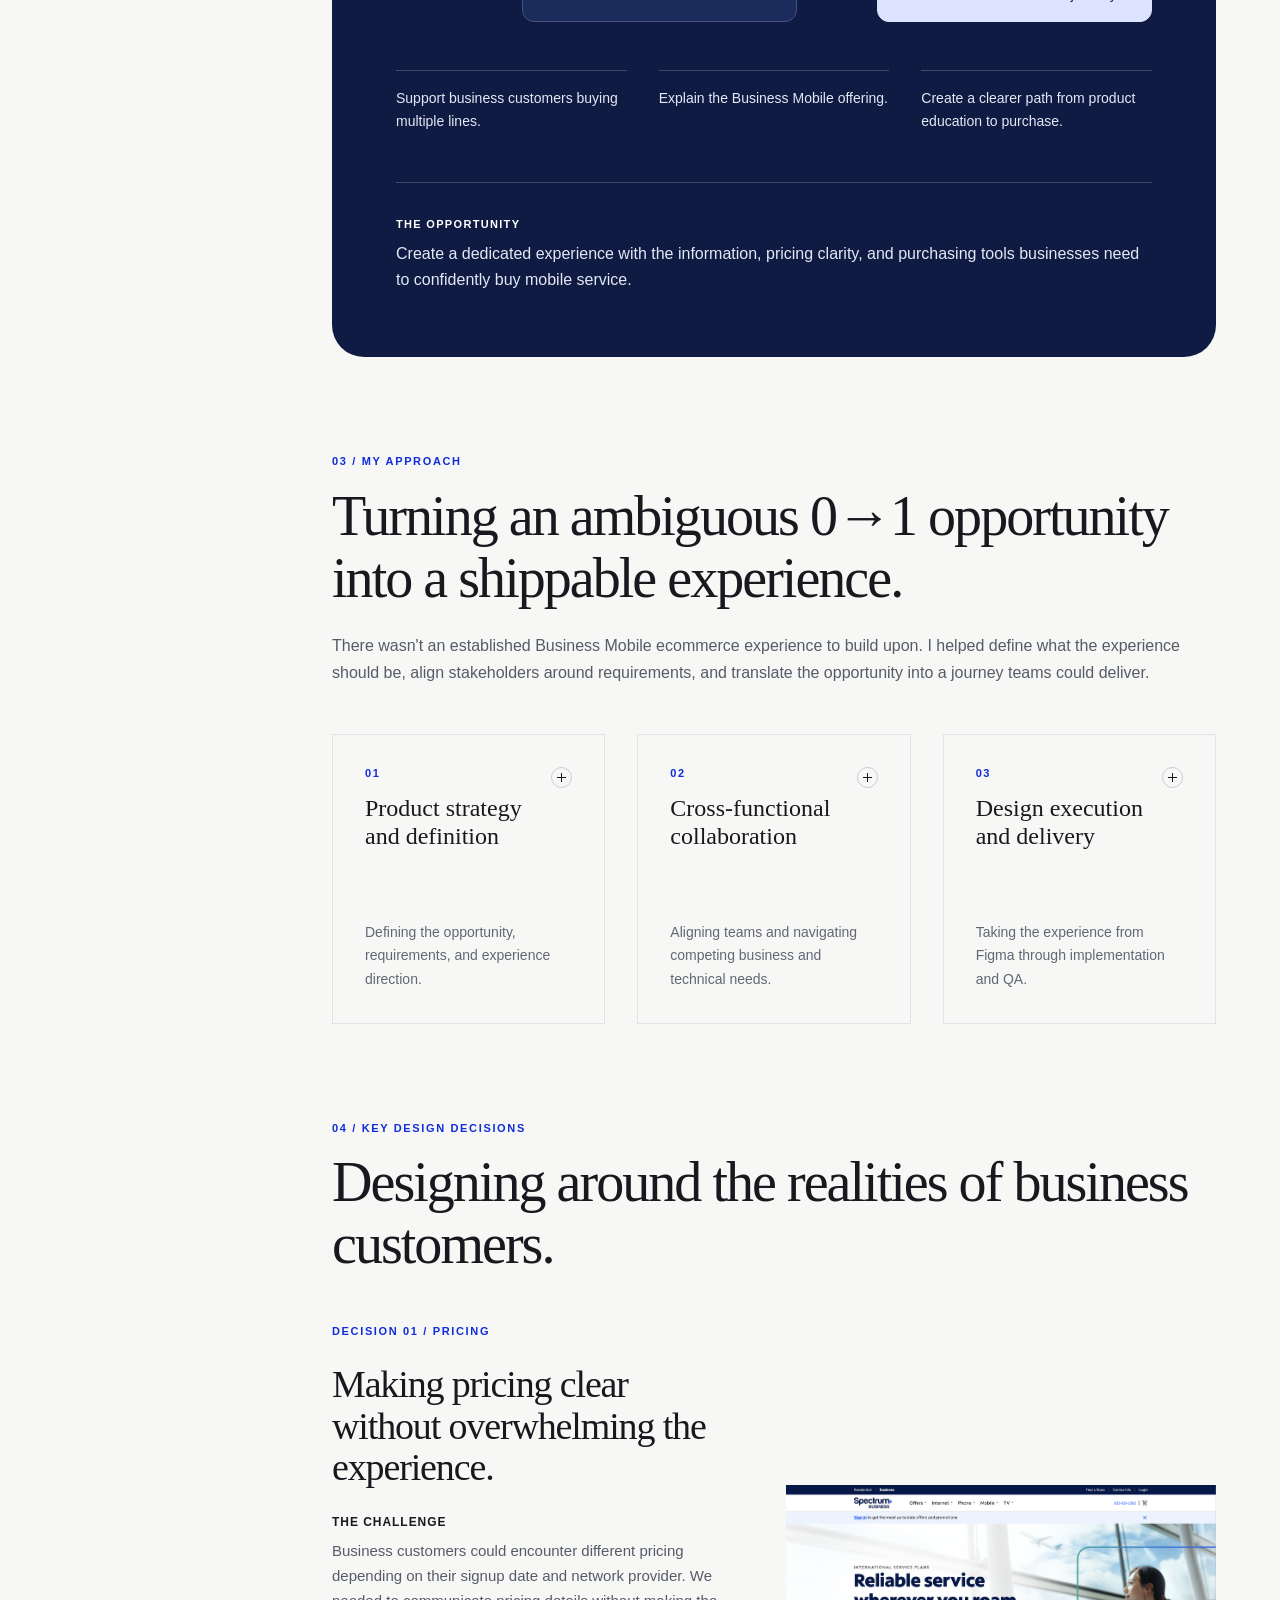
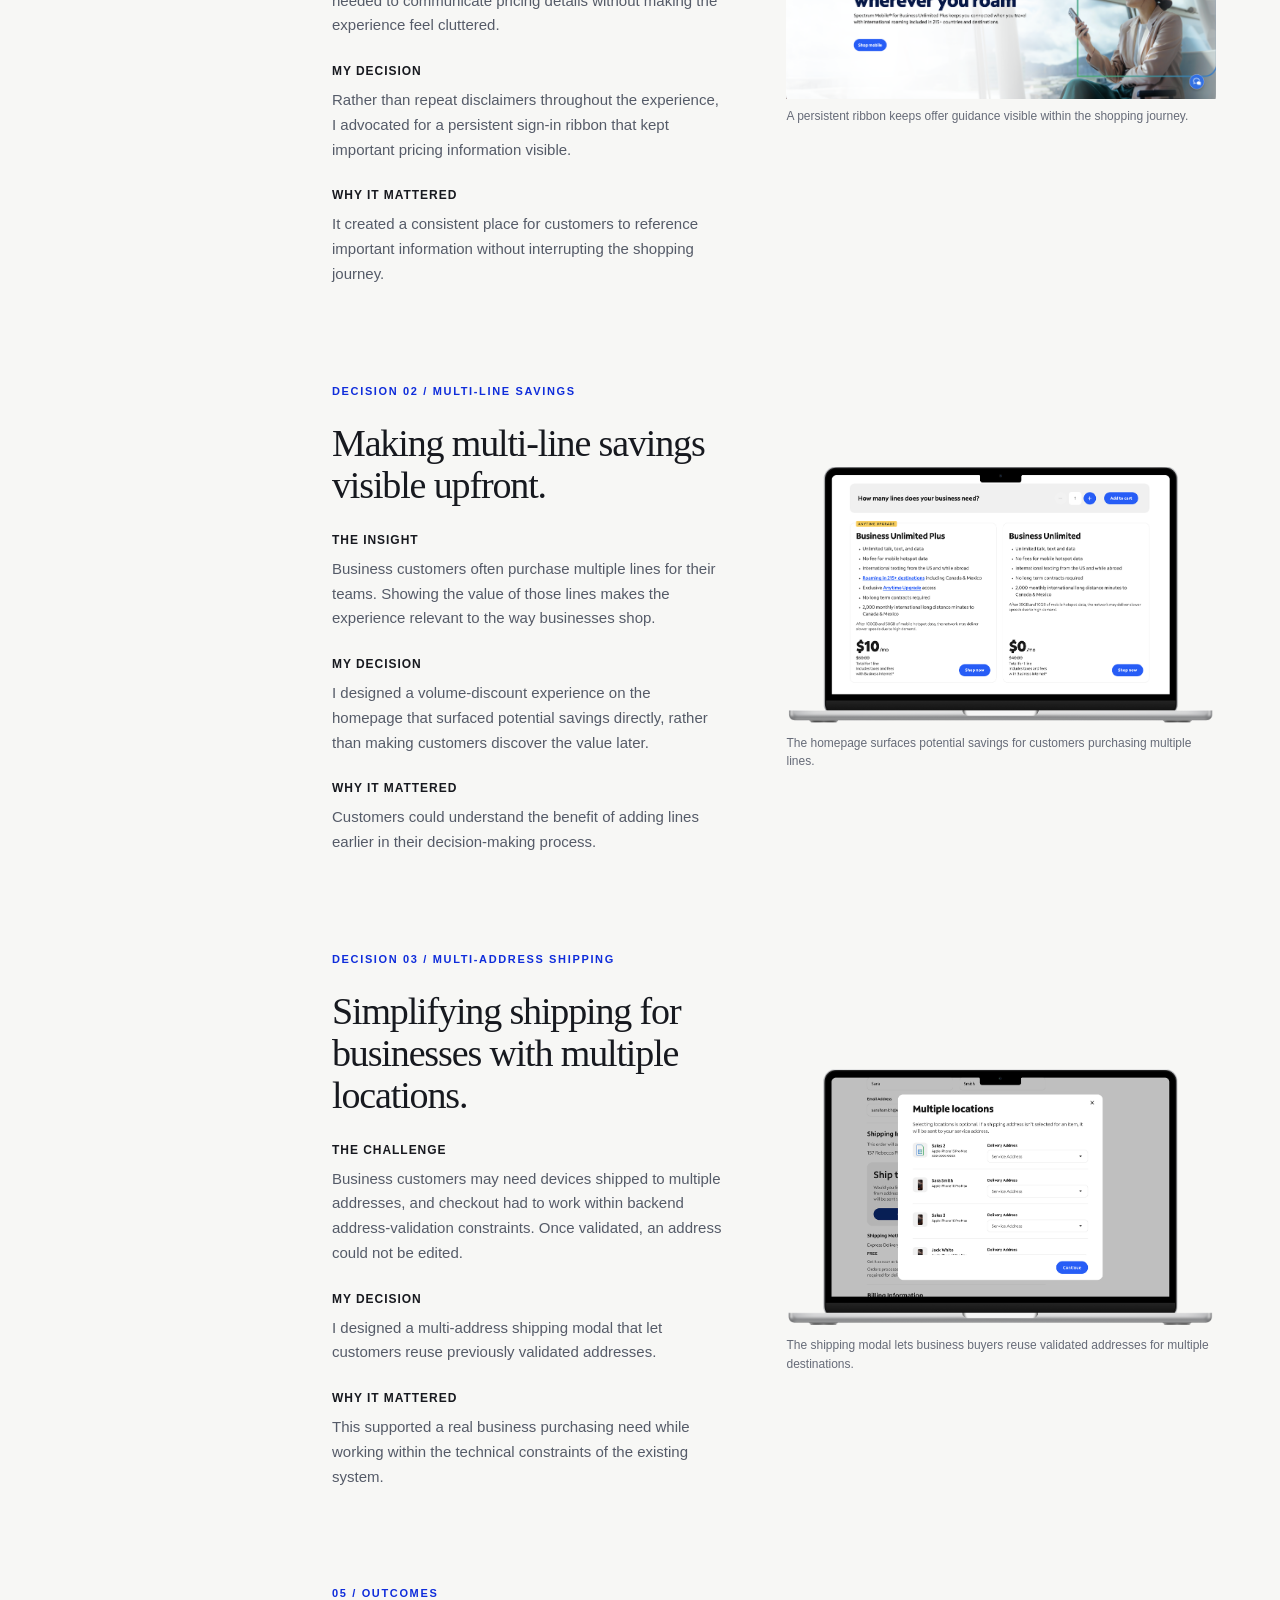
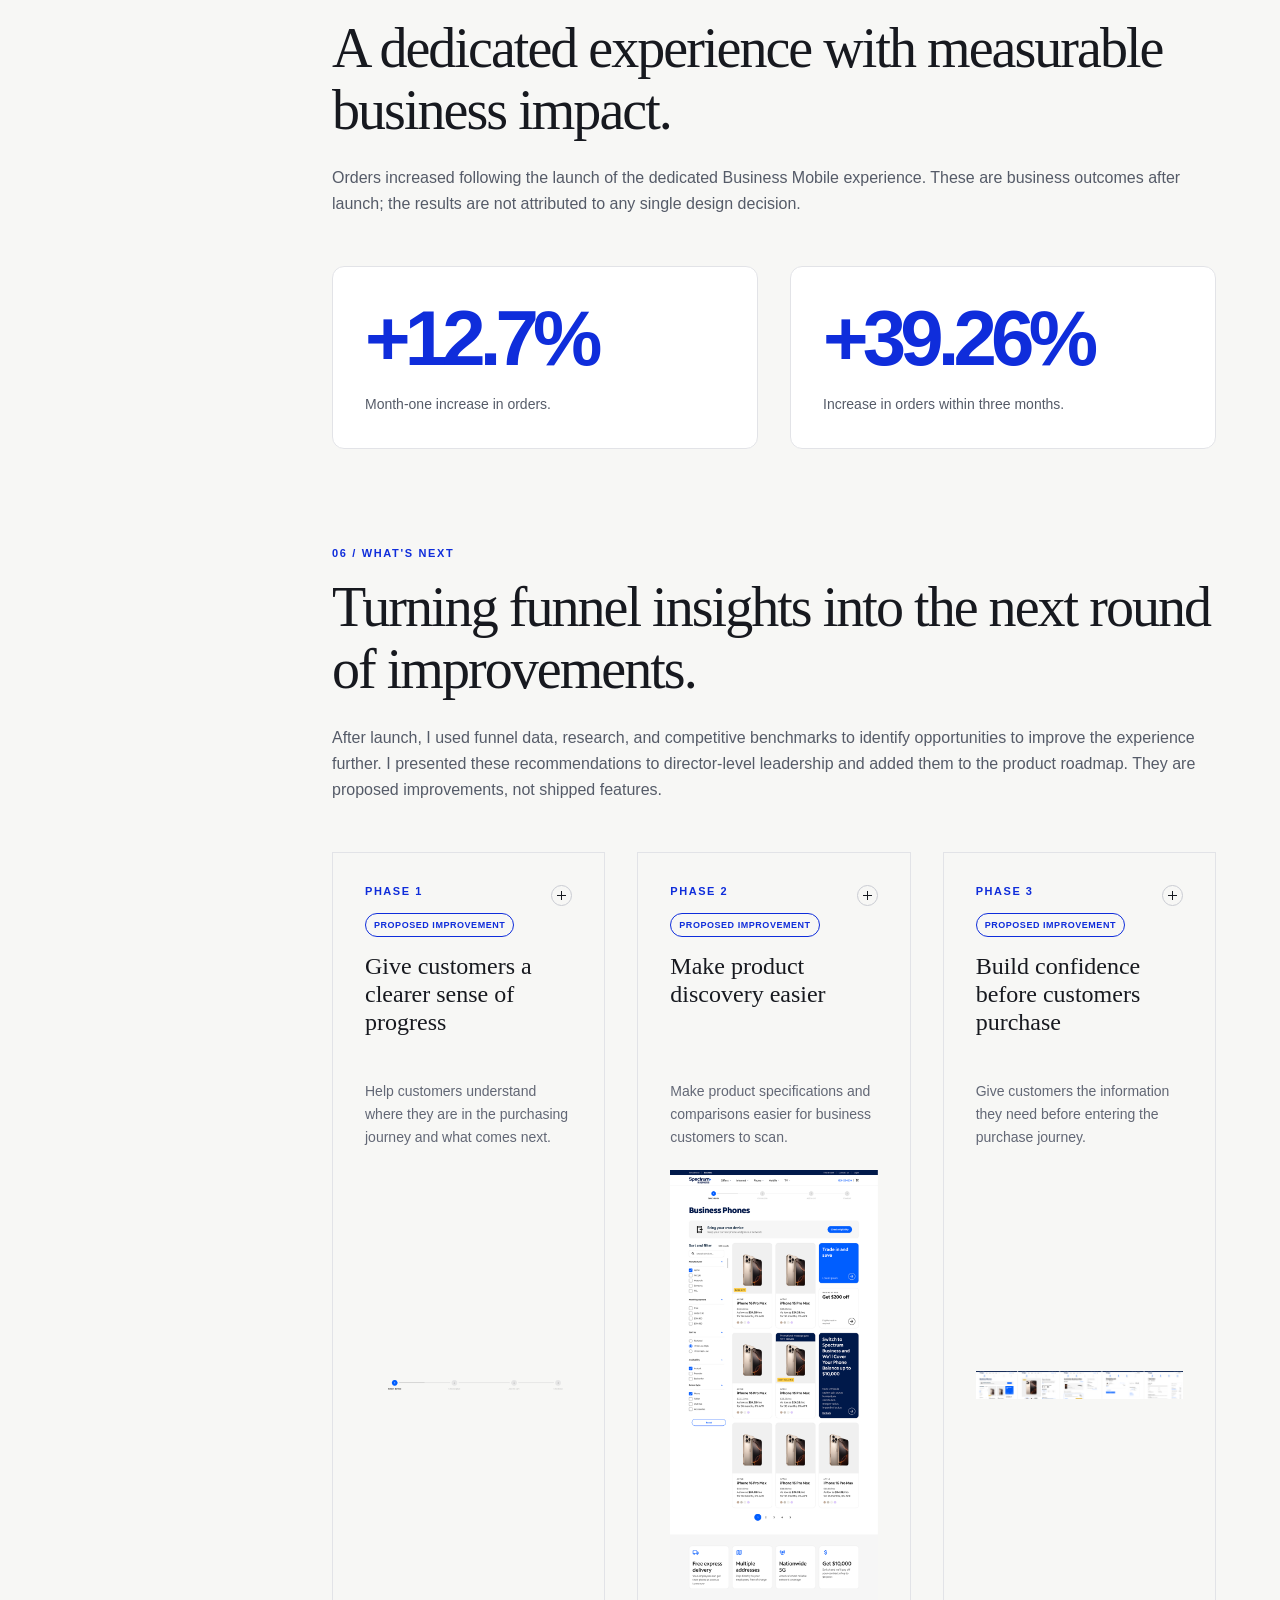
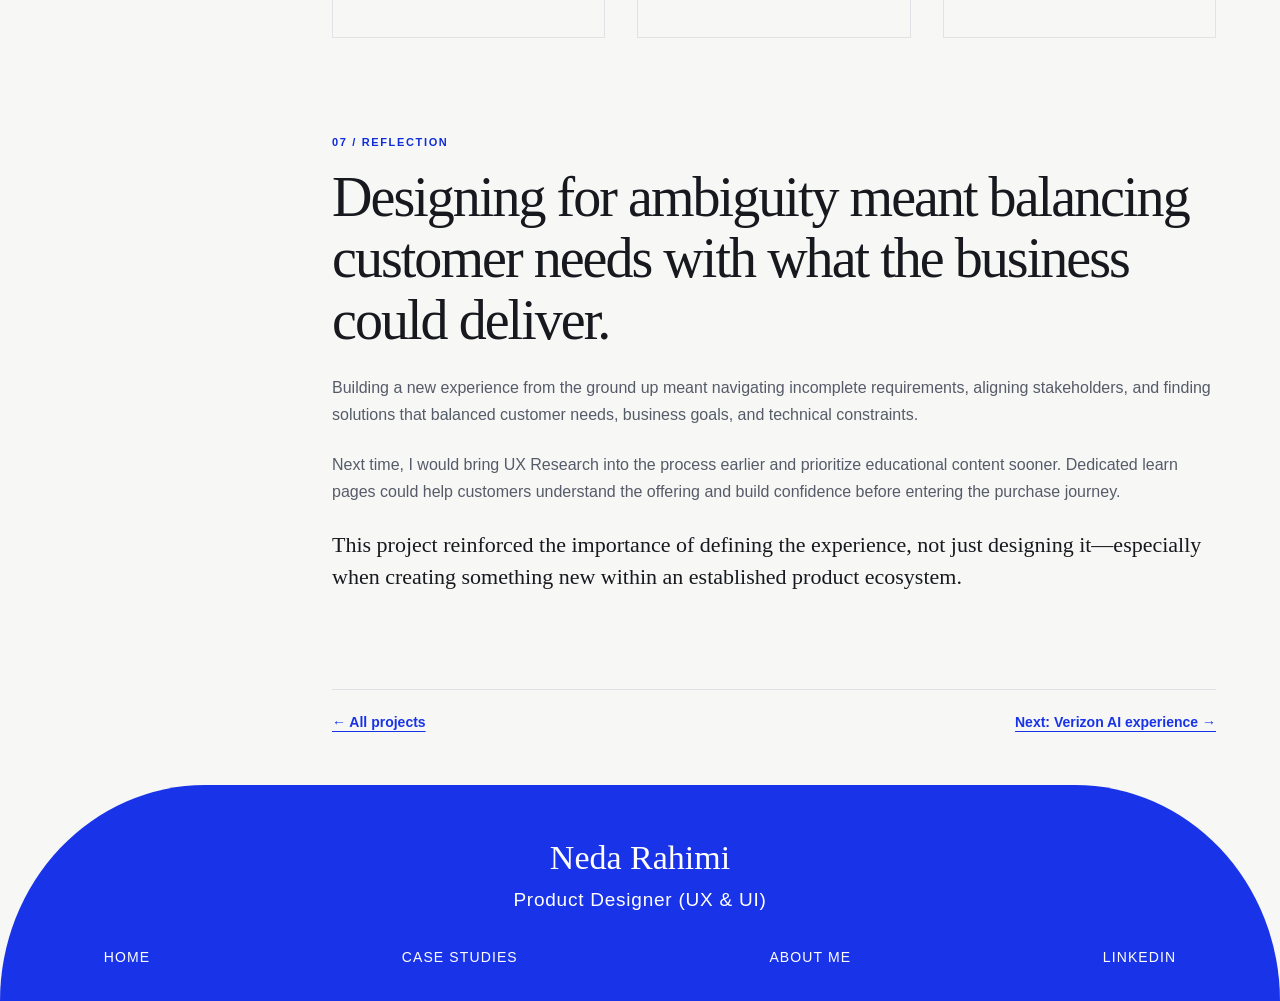
<file: UX Portfolio/spectrum/index.html>
<!doctype html>
<html lang="en">
  <head>
    <meta charset="utf-8">
    <meta name="viewport" content="width=device-width, initial-scale=1">
    <meta name="description" content="How I led the end-to-end design of Spectrum's first dedicated Business Mobile shopping experience for small businesses.">
    <title>Spectrum | Neda Rahimi</title>
    <link rel="stylesheet" href="../styles.css">
    <link rel="stylesheet" href="../detail.css">
    <link rel="stylesheet" href="spectrum.css">
    <script src="../detail-nav.js" defer></script>
    <script src="../scroll-progress.js" defer></script>
    <script src="../cursor.js" defer></script>
    <script src="spectrum.js" defer></script>
  </head>
  <body class="case-study-page spectrum-study">
    <div class="scroll-progress" role="progressbar" aria-label="Page scroll progress" aria-valuemin="0" aria-valuemax="100" aria-valuenow="0">
      <span></span>
    </div>
    <a class="skip-link" href="#main">Skip to content</a>
    <header class="site-header">
      <a class="brand" href="../index.html" aria-label="Neda Rahimi home"><img src="../assets/neda-wordmark-nav.png" alt=""></a>
      <nav class="top-nav" aria-label="Main navigation">
        <a href="../about.html">About Me</a>
        <a href="../index.html#projects">Portfolio</a>
        <a href="../Rahimi%20Neda%20Resume.pdf" target="_blank" rel="noopener">Resume</a>
      </nav>
    </header>
    <main class="case-layout" id="main">
      <aside class="case-sidebar" aria-label="Case study navigation">
        <div class="case-sidebar-top">
          <a class="all-work" href="../index.html#projects" aria-label="All work"><span aria-hidden="true">←</span><span class="all-work-label">All work</span></a>
        </div>
        <nav class="detail-toc" id="case-toc" aria-label="Case study sections">
          <a href="#overview">Overview</a>
          <a href="#challenge">The challenge</a>
          <a href="#approach">My approach</a>
          <a href="#designs">Key design decisions</a>
          <a href="#outcomes">Outcomes</a>
          <a href="#opportunities">What's next</a>
          <a href="#reflection">Reflection</a>
        </nav>
      </aside>
      <div class="case-content spectrum-content">
        <header class="spectrum-hero spectrum-container" aria-labelledby="page-title">
          <div class="spectrum-hero-grid">
            <div class="spectrum-hero-copy">
              <p class="spectrum-eyebrow">FEBRUARY 2026 – PRESENT</p>
              <h1 id="page-title">Spectrum<br>Business Mobile</h1>
              <p class="spectrum-hero-description">Product Designer owning the end-to-end experience for Spectrum Business Mobile, from product strategy through launch.</p>
              <div class="spectrum-hero-stats">
                <div class="spectrum-hero-stat">
                  <strong aria-label="+13.7%"><span class="spectrum-countup" aria-hidden="true" data-count="13.7" data-prefix="+" data-suffix="%">+13.7%</span><span class="visually-hidden">+13.7%</span></strong>
                  <span>Orders in month one</span>
                </div>
                <div class="spectrum-hero-stat">
                  <strong aria-label="+42.31%"><span class="spectrum-countup" aria-hidden="true" data-count="42.31" data-prefix="+" data-suffix="%">+42.31%</span><span class="visually-hidden">+42.31%</span></strong>
                  <span>Orders within three months</span>
                </div>
              </div>
            </div>
            <figure class="spectrum-hero-media">
              <img src="../assets/Spectrum/Hero.png" alt="Spectrum Business Mobile homepage displayed on a laptop, with plan options visible" fetchpriority="high">
            </figure>
          </div>
          <dl class="spectrum-meta" aria-label="Project details">
            <div><dt>Industry</dt><dd>Telecommunications</dd></div>
            <div><dt>Role</dt><dd>Product Designer / Strategy</dd></div>
            <div><dt>Scope</dt><dd>0→1 B2B ecommerce experience</dd></div>
            <div><dt>Team</dt><dd>Product Owner · UX Research</dd></div>
          </dl>
        </header>

        <section class="spectrum-container spectrum-section spectrum-overview" id="overview" aria-labelledby="overview-title">
          <div class="spectrum-section-head">
            <p class="spectrum-section-no">01 / OVERVIEW</p>
            <h2 id="overview-title">Bringing the Business Mobile experience to life.</h2>
          </div>
          <p class="spectrum-overview-summary">Spectrum Business customers needed a mobile shopping experience built around the way businesses actually buy. I owned the experience from product strategy through design execution and delivery, partnering with product, UX research, engineering, content, legal, and business stakeholders to bring the first dedicated Business Mobile journey to life.</p>
        </section>

        <section class="spectrum-container spectrum-section spectrum-dark-section" id="challenge" aria-labelledby="challenge-title">
          <div class="spectrum-panel">
          <div class="spectrum-section-head">
            <p class="spectrum-section-no">02 / THE CHALLENGE</p>
            <h2 id="challenge-title">Small businesses were being sent through a residential buying experience.</h2>
          </div>
          <p class="spectrum-problem-copy">Before launch, business customers had no dedicated way to learn about or buy Spectrum Mobile. After logging in, they were routed into the residential buyflow—an experience designed for individual consumers, not companies purchasing mobile service for their teams.</p>
          <div class="spectrum-journey" role="group" aria-label="Before and after customer journey">
            <div class="spectrum-journey-row">
              <span class="spectrum-journey-label">Before</span><span>Small business customer</span><span class="spectrum-journey-arrow" aria-hidden="true">→</span><span class="spectrum-journey-old">Residential buyflow</span>
            </div>
            <div class="spectrum-journey-row">
              <span class="spectrum-journey-label">Opportunity</span><span>Small business customer</span><span class="spectrum-journey-arrow" aria-hidden="true">→</span><span class="spectrum-journey-new">Dedicated Business Mobile journey</span>
            </div>
          </div>
          <ul class="spectrum-challenge-points">
            <li>Support business customers buying multiple lines.</li>
            <li>Explain the Business Mobile offering.</li>
            <li>Create a clearer path from product education to purchase.</li>
          </ul>
          <p class="spectrum-challenge-opportunity"><strong>The opportunity</strong>Create a dedicated experience with the information, pricing clarity, and purchasing tools businesses need to confidently buy mobile service.</p>
          </div>
        </section>

        <section class="spectrum-container spectrum-section" id="approach">
          <div class="spectrum-section-head">
            <p class="spectrum-section-no">03 / MY APPROACH</p>
            <h2>Turning an ambiguous 0→1 opportunity into a shippable experience.</h2>
          </div>
          <p class="spectrum-role-intro">There wasn't an established Business Mobile ecommerce experience to build upon. I helped define what the experience should be, align stakeholders around requirements, and translate the opportunity into a journey teams could deliver.</p>
          <div class="spectrum-approach-grid">
            <details class="spectrum-approach-card">
              <summary><span class="spectrum-approach-number">01</span><span class="spectrum-approach-title">Product strategy and definition</span><span class="spectrum-approach-summary">Defining the opportunity, requirements, and experience direction.</span><span class="spectrum-disclosure-icon" aria-hidden="true"></span></summary>
              <ul>
                <li>Helped translate the business opportunity into product requirements and experience direction.</li>
                <li>Identified gaps in the existing customer journey.</li>
                <li>Worked with the Product Owner to define requirements and document work in Jira.</li>
              </ul>
            </details>
            <details class="spectrum-approach-card">
              <summary><span class="spectrum-approach-number">02</span><span class="spectrum-approach-title">Cross-functional collaboration</span><span class="spectrum-approach-summary">Aligning teams and navigating competing business and technical needs.</span><span class="spectrum-disclosure-icon" aria-hidden="true"></span></summary>
              <ul>
                <li>Partnered with Product, UX Research, Engineering, Content, Legal, and business stakeholders.</li>
                <li>Navigated competing requirements and technical constraints.</li>
                <li>Advocated for customer-centered solutions while balancing business and implementation needs.</li>
              </ul>
            </details>
            <details class="spectrum-approach-card">
              <summary><span class="spectrum-approach-number">03</span><span class="spectrum-approach-title">Design execution and delivery</span><span class="spectrum-approach-summary">Taking the experience from Figma through implementation and QA.</span><span class="spectrum-disclosure-icon" aria-hidden="true"></span></summary>
              <ul>
                <li>Designed the end-to-end experience in Figma, from the learn experience through checkout.</li>
                <li>Worked through design decisions around pricing, multi-line purchasing, and shipping.</li>
                <li>Supported QA and partnered with teams through delivery.</li>
              </ul>
            </details>
          </div>
        </section>

        <section class="spectrum-container spectrum-section" id="designs">
          <div class="spectrum-section-head">
            <p class="spectrum-section-no">04 / KEY DESIGN DECISIONS</p>
            <h2>Designing around the realities of business customers.</h2>
          </div>
          <div class="spectrum-decision-list">
            <article class="spectrum-decision">
              <div class="spectrum-decision-copy">
                <p class="spectrum-kicker">DECISION 01 / PRICING</p>
                <h3>Making pricing clear without overwhelming the experience.</h3>
                <h4>The challenge</h4>
                <p>Business customers could encounter different pricing depending on their signup date and network provider. We needed to communicate pricing details without making the experience feel cluttered.</p>
                <h4>My decision</h4>
                <p>Rather than repeat disclaimers throughout the experience, I advocated for a persistent sign-in ribbon that kept important pricing information visible.</p>
                <h4>Why it mattered</h4>
                <p>It created a consistent place for customers to reference important information without interrupting the shopping journey.</p>
              </div>
              <figure class="spectrum-decision-figure">
                <div class="spectrum-image-panel"><img src="../assets/Spectrum/PricingRibbon.png" alt="Spectrum Business Mobile screen showing a persistent sign-in ribbon with current offer and promotion messaging" loading="lazy"></div>
                <figcaption>A persistent ribbon keeps offer guidance visible within the shopping journey.</figcaption>
              </figure>
            </article>
            <article class="spectrum-decision">
              <div class="spectrum-decision-copy">
                <p class="spectrum-kicker">DECISION 02 / MULTI-LINE SAVINGS</p>
                <h3>Making multi-line savings visible upfront.</h3>
                <h4>The insight</h4>
                <p>Business customers often purchase multiple lines for their teams. Showing the value of those lines makes the experience relevant to the way businesses shop.</p>
                <h4>My decision</h4>
                <p>I designed a volume-discount experience on the homepage that surfaced potential savings directly, rather than making customers discover the value later.</p>
                <h4>Why it mattered</h4>
                <p>Customers could understand the benefit of adding lines earlier in their decision-making process.</p>
              </div>
              <figure class="spectrum-decision-figure">
                <div class="spectrum-image-panel"><img src="../assets/Spectrum/Volume%20Discount%20on%20the%20Homepage.png" alt="Spectrum Business Mobile homepage showing multi-line plan pricing and volume savings" loading="lazy"></div>
                <figcaption>The homepage surfaces potential savings for customers purchasing multiple lines.</figcaption>
              </figure>
            </article>
            <article class="spectrum-decision">
              <div class="spectrum-decision-copy">
                <p class="spectrum-kicker">DECISION 03 / MULTI-ADDRESS SHIPPING</p>
                <h3>Simplifying shipping for businesses with multiple locations.</h3>
                <h4>The challenge</h4>
                <p>Business customers may need devices shipped to multiple addresses, and checkout had to work within backend address-validation constraints. Once validated, an address could not be edited.</p>
                <h4>My decision</h4>
                <p>I designed a multi-address shipping modal that let customers reuse previously validated addresses.</p>
                <h4>Why it mattered</h4>
                <p>This supported a real business purchasing need while working within the technical constraints of the existing system.</p>
              </div>
              <figure class="spectrum-decision-figure">
                <div class="spectrum-image-panel"><img src="../assets/Spectrum/Multi-Shipping%20Addresses.png" alt="Spectrum Business Mobile checkout modal for selecting multiple previously validated shipping addresses, shown in its checkout context" loading="lazy"></div>
                <figcaption>The shipping modal lets business buyers reuse validated addresses for multiple destinations.</figcaption>
              </figure>
            </article>
          </div>
        </section>

        <section class="spectrum-container spectrum-section spectrum-results" id="outcomes">
          <div class="spectrum-section-head">
            <p class="spectrum-section-no">05 / OUTCOMES</p>
            <h2>A dedicated experience with measurable business impact.</h2>
          </div>
          <p class="spectrum-role-intro">Orders increased following the launch of the dedicated Business Mobile experience. These are business outcomes after launch; the results are not attributed to any single design decision.</p>
          <div class="spectrum-stat-grid spectrum-result-stats">
            <article class="spectrum-stat-card">
              <strong aria-label="+13.7%"><span class="spectrum-countup" data-count="13.7" data-prefix="+" data-suffix="%">+13.7%</span><span class="visually-hidden">+13.7%</span></strong>
              <p>Month-one increase in orders.</p>
            </article>
            <article class="spectrum-stat-card">
              <strong aria-label="+42.31%"><span class="spectrum-countup" data-count="42.31" data-prefix="+" data-suffix="%">+42.31%</span><span class="visually-hidden">+42.31%</span></strong>
              <p>Increase in orders within three months.</p>
            </article>
          </div>
        </section>

        <section class="spectrum-container spectrum-section spectrum-opportunities" id="opportunities">
          <div class="spectrum-section-head">
            <p class="spectrum-section-no">06 / WHAT'S NEXT</p>
            <h2>Turning funnel insights into the next round of improvements.</h2>
          </div>
          <p class="spectrum-opportunities-intro">After launch, I used funnel data, research, and competitive benchmarks to identify opportunities to improve the experience further. I presented these recommendations to director-level leadership and added them to the product roadmap. They are proposed improvements, not shipped features.</p>
          <div class="spectrum-opportunity-grid">
            <details class="spectrum-opportunity-card">
              <summary>
                <span class="spectrum-opportunity-phase">PHASE 1</span>
                <span class="spectrum-proposed-tag">Proposed improvement</span>
                <span class="spectrum-opportunity-title">Give customers a clearer sense of progress</span>
                <span class="spectrum-opportunity-summary">Help customers understand where they are in the purchasing journey and what comes next.</span>
                <span class="spectrum-image-panel spectrum-opportunity-preview"><img src="../assets/Spectrum/ProgressBarBelowPsychological%20Rationale.png" alt="Proposed purchase progress indicator shown below the rationale content" loading="lazy"></span>
                <span class="spectrum-disclosure-icon" aria-hidden="true"></span>
              </summary>
              <div class="spectrum-opportunity-details">
                <p>The goal was to reduce uncertainty, create structure, and help customers understand where they were in the purchasing process.</p>
                <ul>
                  <li>Comparable B2B research suggested a potential 3–8% lift in completed transactions after adding a four-step progress bar.</li>
                  <li>The cited test ran for 55 days with an estimated 10,000–15,000 visitors per variant.</li>
                  <li>Spectrum UX research supported the rationale around reducing uncertainty and building momentum.</li>
                </ul>
                <div class="spectrum-opportunity-supporting-images">
                  <figure>
                    <div class="spectrum-image-panel"><img src="../assets/Spectrum/ProgressStep-ChoosePlan.png" alt="Proposed purchase journey at the Choose plan step, with the progress indicator visible" loading="lazy"></div>
                    <figcaption>Progress indicator at the Choose plan step.</figcaption>
                  </figure>
                  <figure>
                    <div class="spectrum-image-panel"><img src="../assets/Spectrum/ProgressStep-SelectDevice.png" alt="Proposed purchase journey at the Select device step, with the progress indicator visible" loading="lazy"></div>
                    <figcaption>Progress indicator at the Select device step.</figcaption>
                  </figure>
                </div>
              </div>
            </details>

            <details class="spectrum-opportunity-card">
              <summary>
                <span class="spectrum-opportunity-phase">PHASE 2</span>
                <span class="spectrum-proposed-tag">Proposed improvement</span>
                <span class="spectrum-opportunity-title">Make product discovery easier</span>
                <span class="spectrum-opportunity-summary">Make product specifications and comparisons easier for business customers to scan.</span>
                <span class="spectrum-image-panel spectrum-opportunity-preview"><img src="../assets/Spectrum/ProductDiscovery.png" alt="Proposed Spectrum product-list design showing mobile devices and comparison details" loading="lazy"></span>
                <span class="spectrum-disclosure-icon" aria-hidden="true"></span>
              </summary>
              <div class="spectrum-opportunity-details">
                <p>Baymard telecommunications benchmark research highlighted product-list and filtering issues. For products with detailed specifications, a list view could make comparisons easier to scan.</p>
                <p>I explored how a list-based layout could make product specifications easier to compare and identified the bottom of the page as an opportunity for additional marketing content.</p>
                <div class="spectrum-opportunity-research">
                  <span class="spectrum-kicker">BAYMARD RESEARCH · POTENTIAL LEAD INCREASE</span>
                  <strong>4×</strong>
                  <p>Potential increase in leads with effective filtering and comparison tools—not a Spectrum outcome.</p>
                  <p class="spectrum-source-note">Baymard also found poor-to-mediocre product-list UX on 58% of desktop and 78% of mobile ecommerce sites.</p>
                </div>
                <figure class="spectrum-opportunity-expanded-image">
                  <div class="spectrum-image-panel"><img src="../assets/Spectrum/ProductDiscovery.png" alt="Expanded view of the proposed product-list experience with mobile devices and specification comparisons" loading="lazy"></div>
                  <figcaption>Product-list exploration gives specifications and comparisons more room.</figcaption>
                </figure>
              </div>
            </details>

            <details class="spectrum-opportunity-card">
              <summary>
                <span class="spectrum-opportunity-phase">PHASE 3</span>
                <span class="spectrum-proposed-tag">Proposed improvement</span>
                <span class="spectrum-opportunity-title">Build confidence before customers purchase</span>
                <span class="spectrum-opportunity-summary">Give customers the information they need before entering the purchase journey.</span>
                <span class="spectrum-image-panel spectrum-opportunity-preview"><img src="../assets/Spectrum/Below%20progress%20bar.png" alt="Proposed Business Mobile learn-page designs shown below the progress bar" loading="lazy"></span>
                <span class="spectrum-disclosure-icon" aria-hidden="true"></span>
              </summary>
              <div class="spectrum-opportunity-details">
                <p>The goal was to help customers understand the offering, reduce uncertainty, and feel more confident moving into the purchase journey.</p>
                <ul class="spectrum-learn-page-list">
                  <li><strong>Minimize Your Risk</strong></li>
                  <li><strong>What You Need to Know to Switch</strong></li>
                  <li><strong>Support Spectrum Offers</strong></li>
                </ul>
                <p>These proposed pages give customers more information before asking them to make a purchasing decision.</p>
                <div class="spectrum-opportunity-supporting-images spectrum-learn-page-images">
                  <figure>
                    <div class="spectrum-image-panel"><img src="../assets/Spectrum/MinimizeRisk.png" alt="Proposed learn page explaining how using a Federal Tax ID can minimize business owners' personal financial risk" loading="lazy"></div>
                    <figcaption>Minimize Your Risk</figcaption>
                  </figure>
                  <figure>
                    <div class="spectrum-image-panel"><img src="../assets/Spectrum/WhatYouNeedToKnowToSwitch.png" alt="Proposed learn page listing what small businesses need to know before switching carriers" loading="lazy"></div>
                    <figcaption>What You Need to Know to Switch</figcaption>
                  </figure>
                  <figure>
                    <div class="spectrum-image-panel"><img src="../assets/Spectrum/SpectrumSupportOffer.png" alt="Proposed learn page describing Spectrum support offers for small businesses" loading="lazy"></div>
                    <figcaption>Support Spectrum Offers</figcaption>
                  </figure>
                </div>
              </div>
            </details>
          </div>
        </section>

        <section class="spectrum-container spectrum-section spectrum-reflection" id="reflection">
          <div class="spectrum-section-head">
            <p class="spectrum-section-no">07 / REFLECTION</p>
            <h2>Designing for ambiguity meant balancing customer needs with what the business could deliver.</h2>
          </div>
          <p class="spectrum-reflection-copy">Building a new experience from the ground up meant navigating incomplete requirements, aligning stakeholders, and finding solutions that balanced customer needs, business goals, and technical constraints.</p>
          <p class="spectrum-reflection-copy">Next time, I would bring UX Research into the process earlier and prioritize educational content sooner. Dedicated learn pages could help customers understand the offering and build confidence before entering the purchase journey.</p>
          <p class="spectrum-reflection-close">This project reinforced the importance of defining the experience, not just designing it—especially when creating something new within an established product ecosystem.</p>
        </section>

      <nav class="case-pagination spectrum-container" aria-label="Other case studies">
        <a href="../index.html#projects">← All projects</a>
        <a href="../verizon/index.html">Next: Verizon AI experience →</a>
      </nav>
      </div>
    </main>
    <footer class="site-footer">
      <a class="footer-name" href="../index.html">Neda Rahimi</a>
      <p>Product Designer (UX &amp; UI)</p>
      <nav class="footer-nav" aria-label="Footer navigation">
        <a href="../index.html">Home</a>
        <a href="../index.html#projects">Case studies</a>
        <a href="../about.html">About me</a>
        <a href="https://www.linkedin.com/in/nedarahimi9/" target="_blank" rel="noreferrer">LinkedIn</a>
      </nav>
    </footer>
  </body>
</html>
</file>
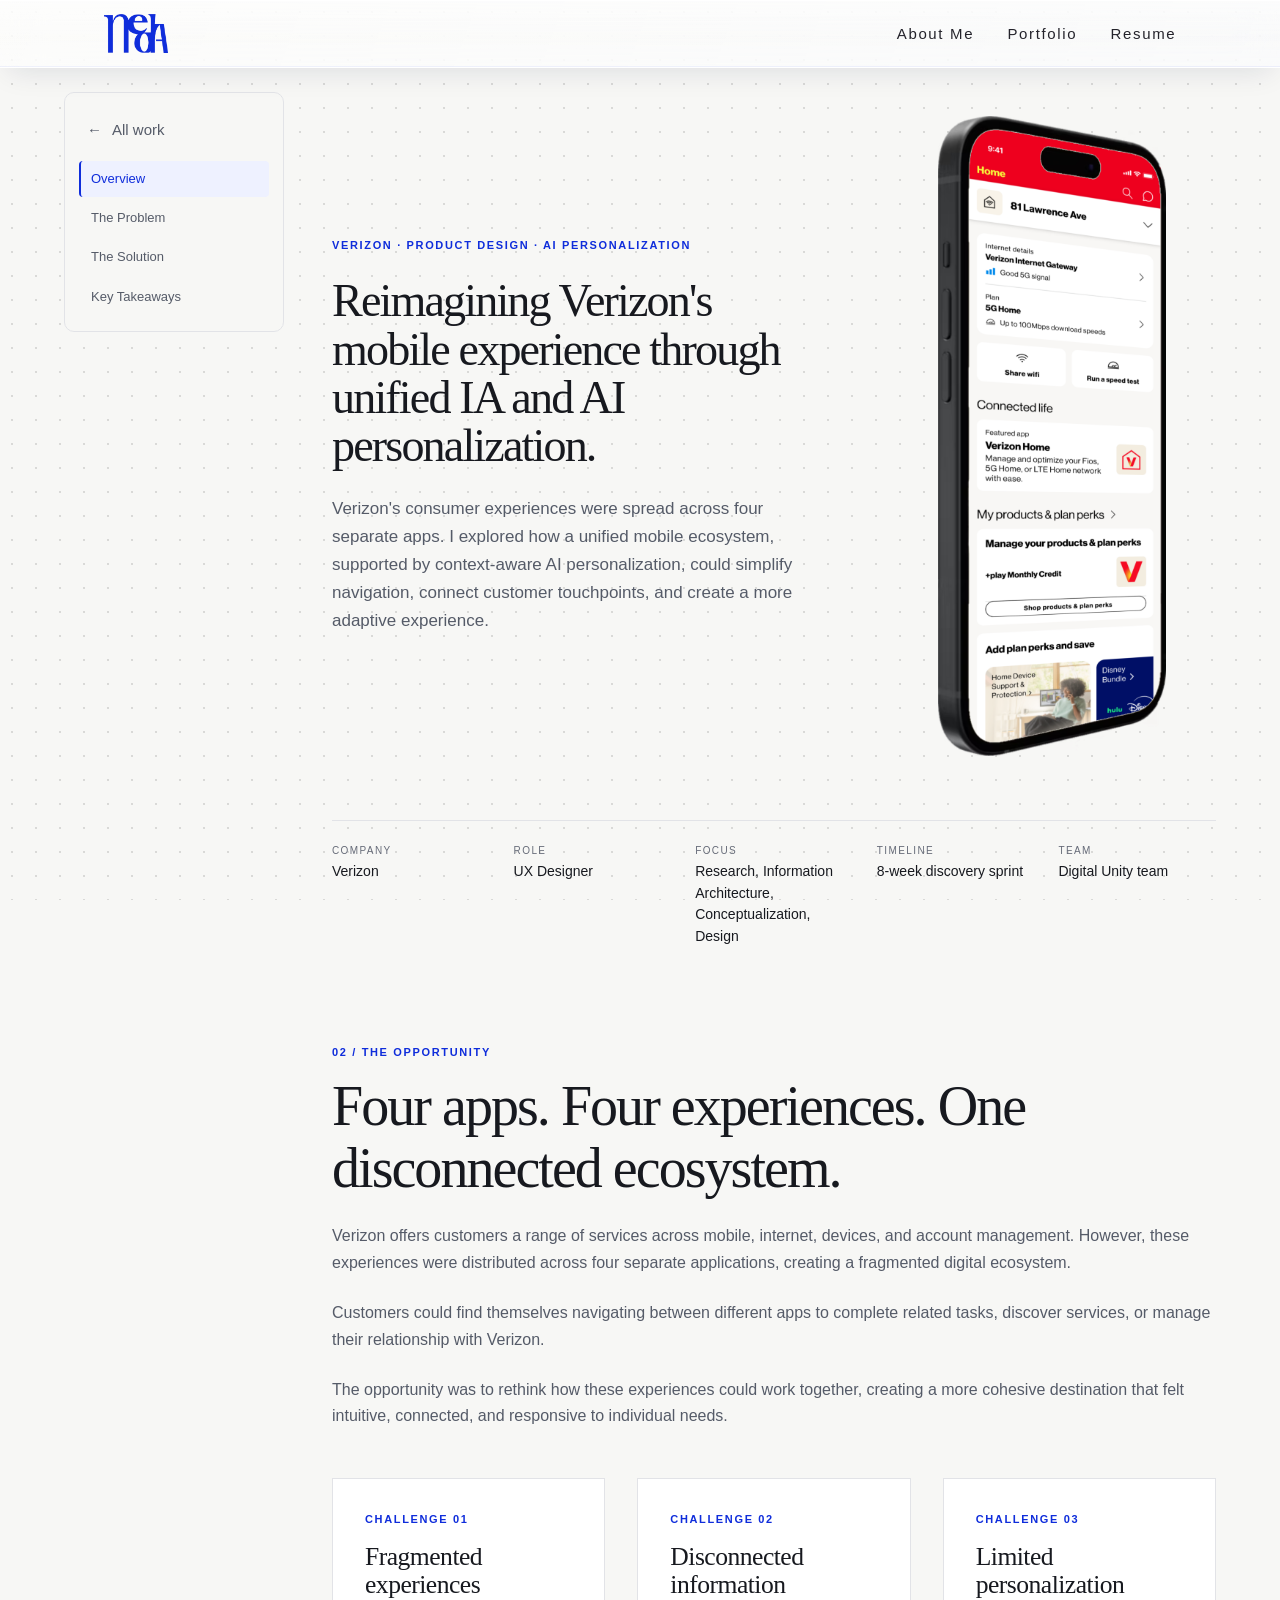
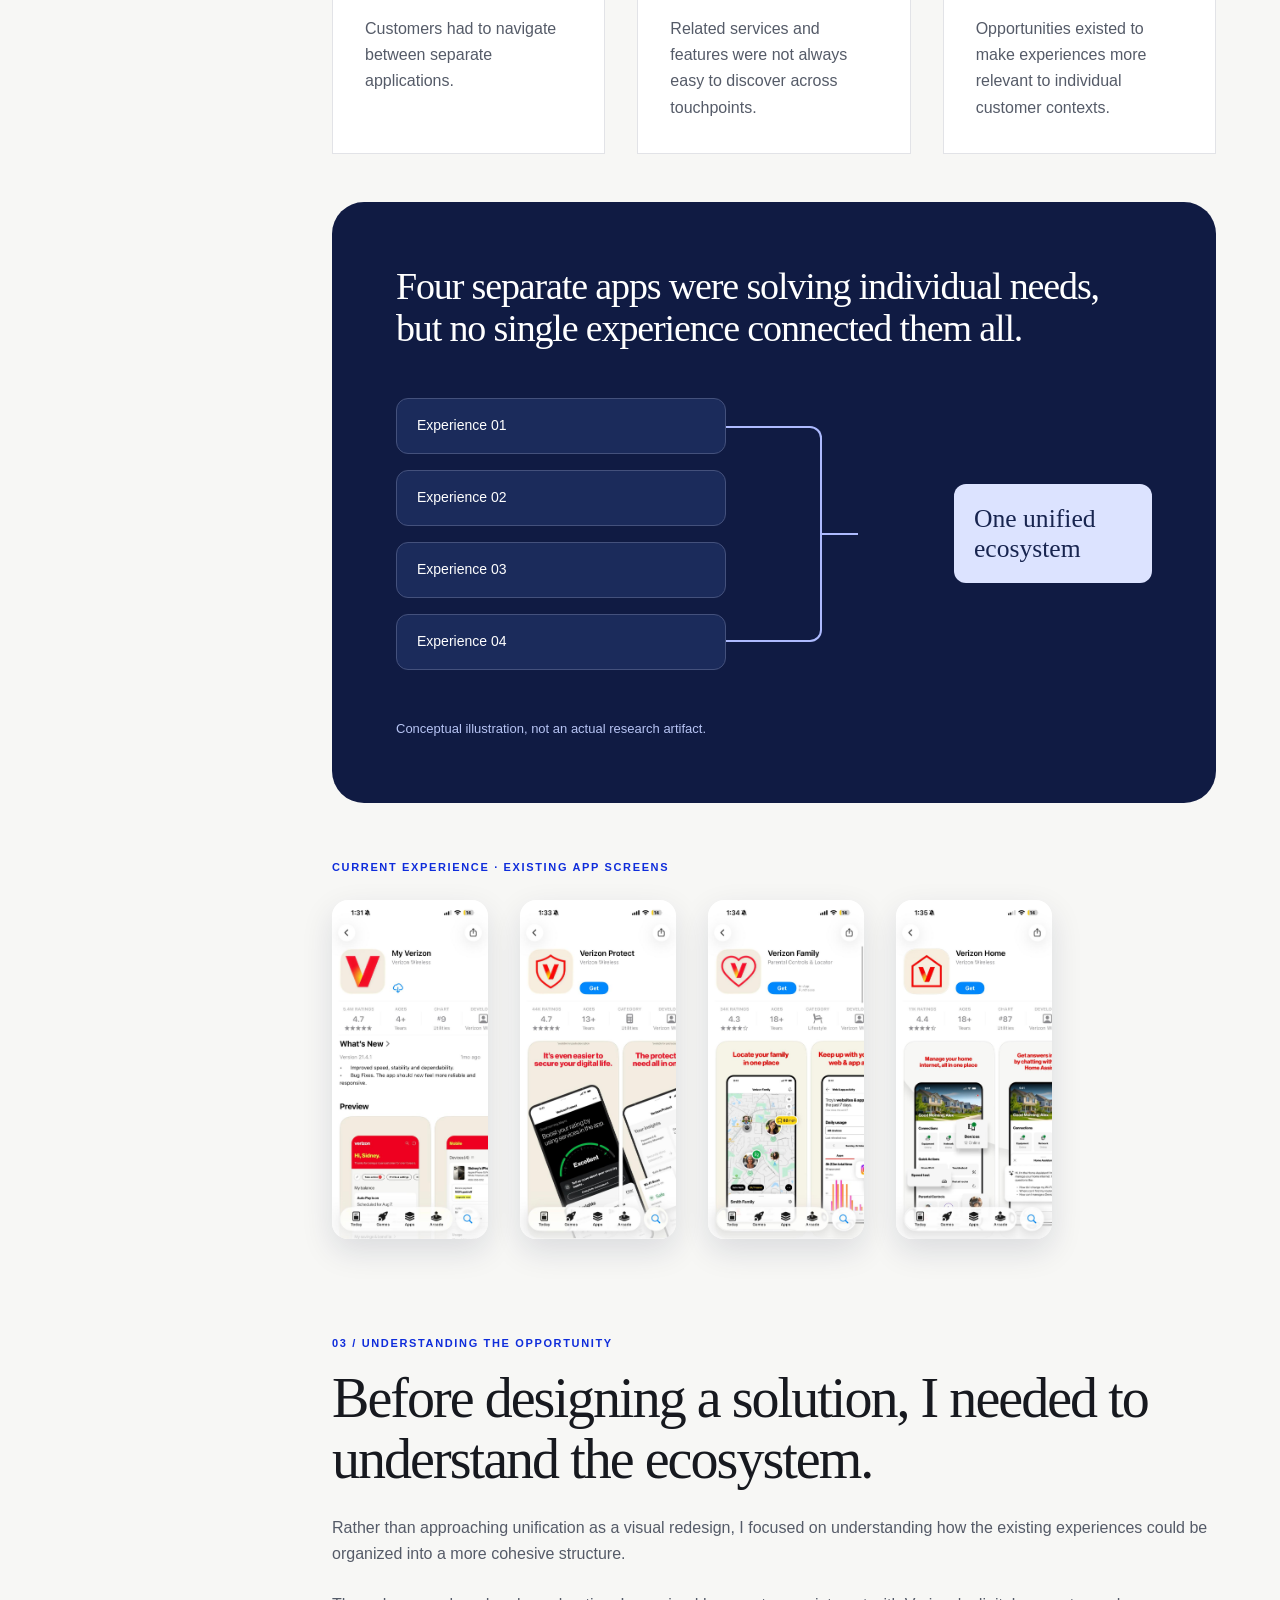
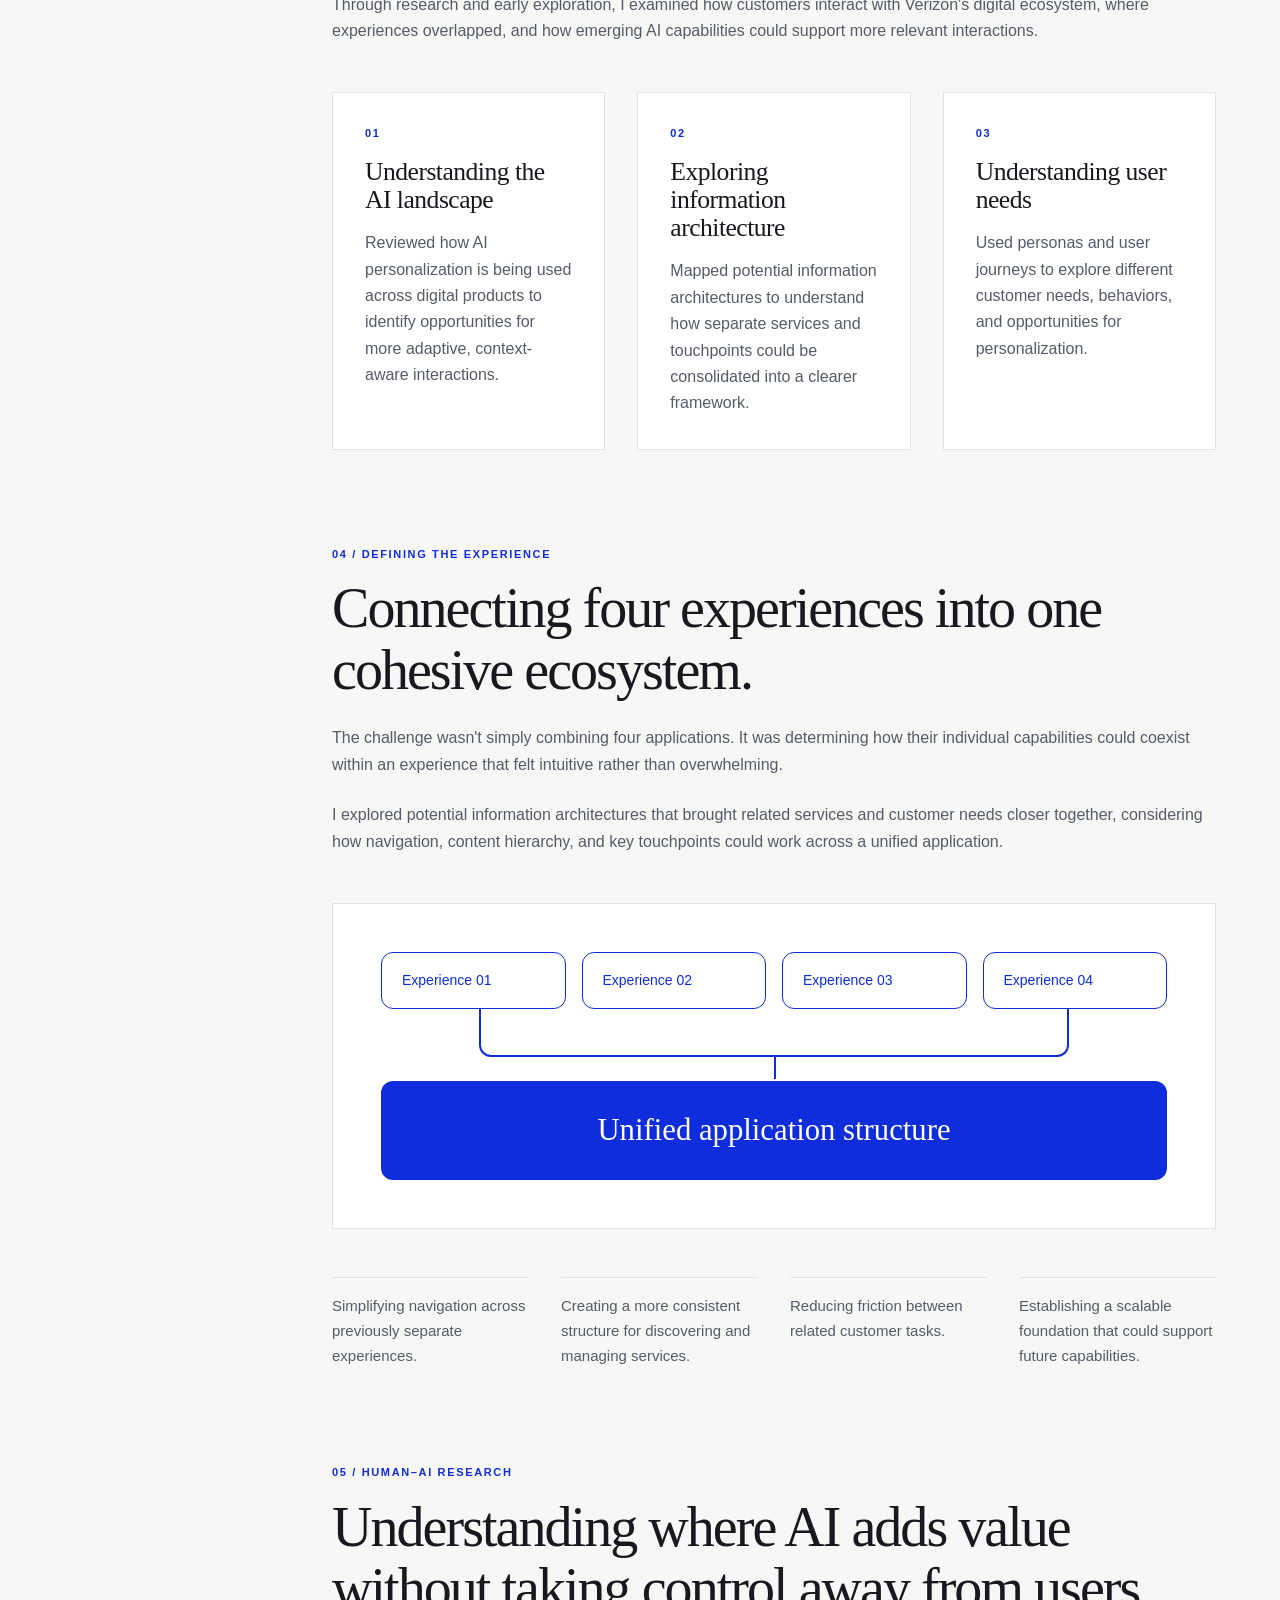
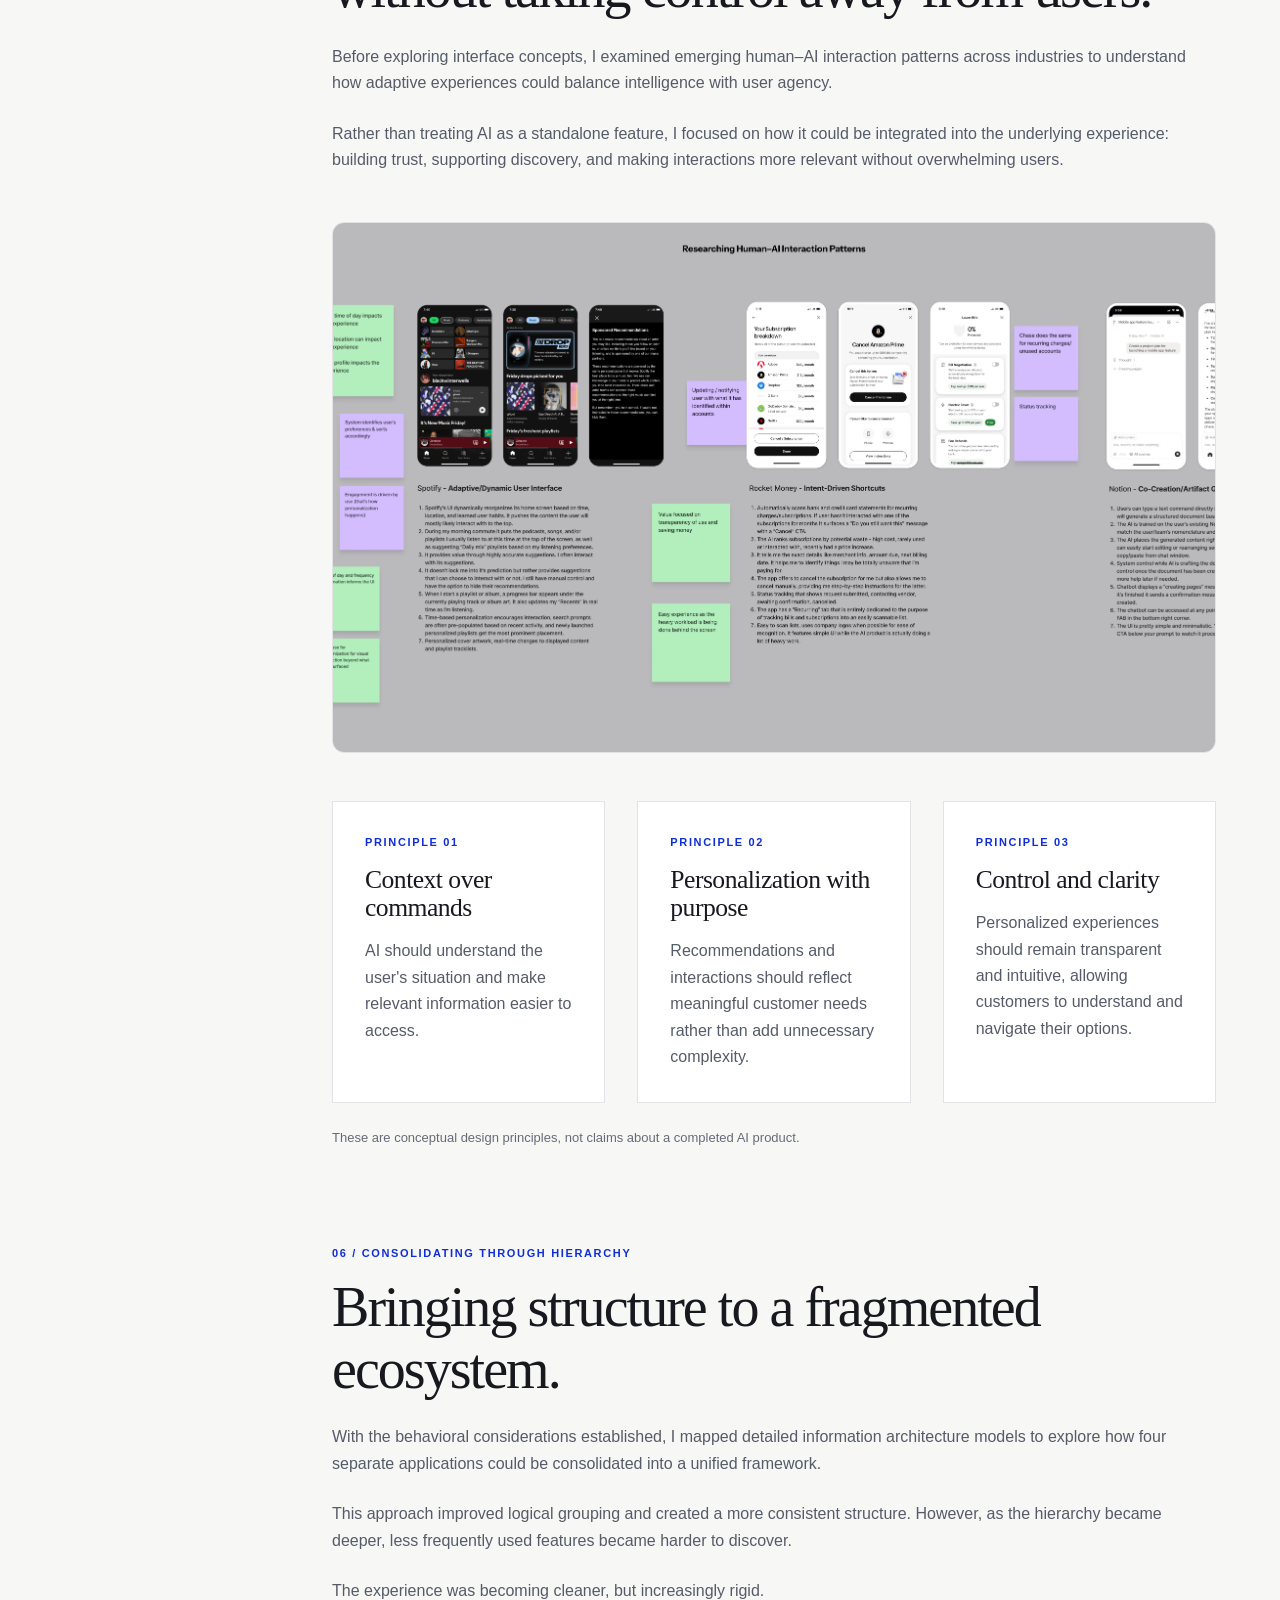
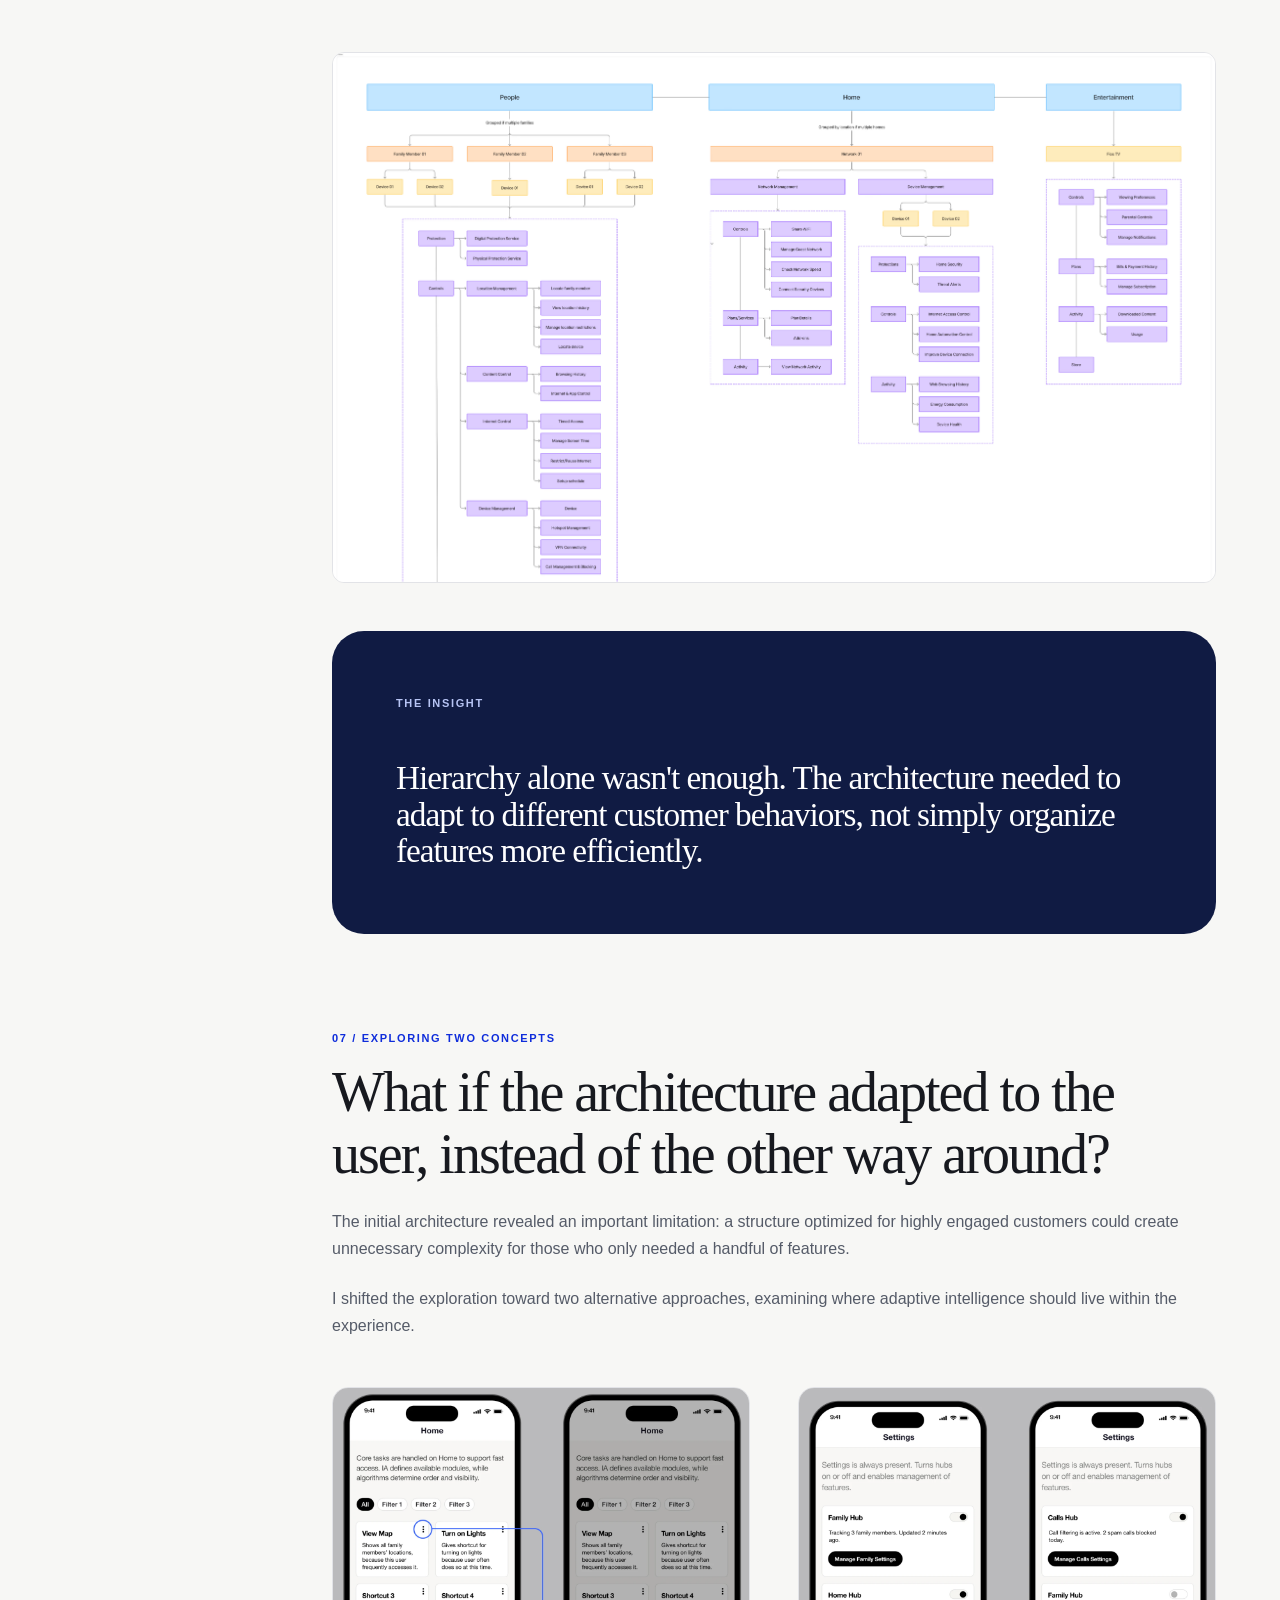
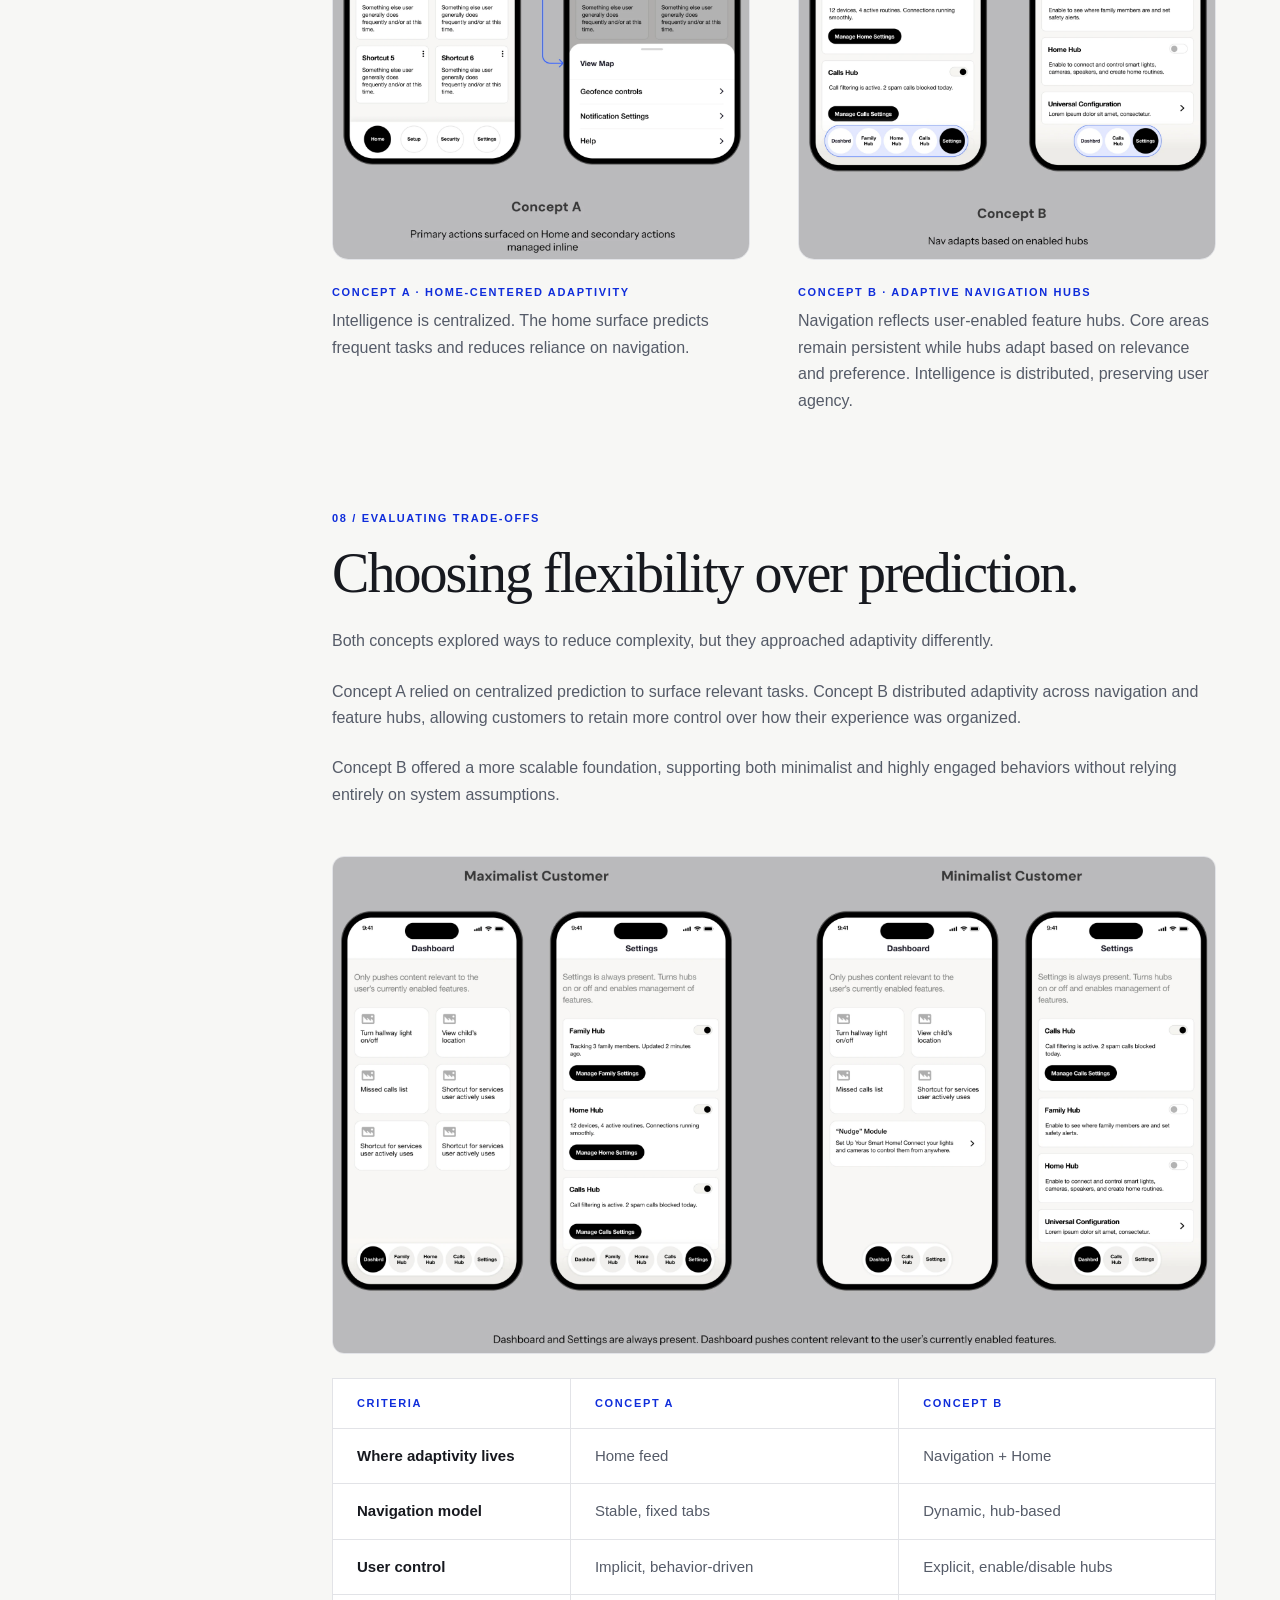
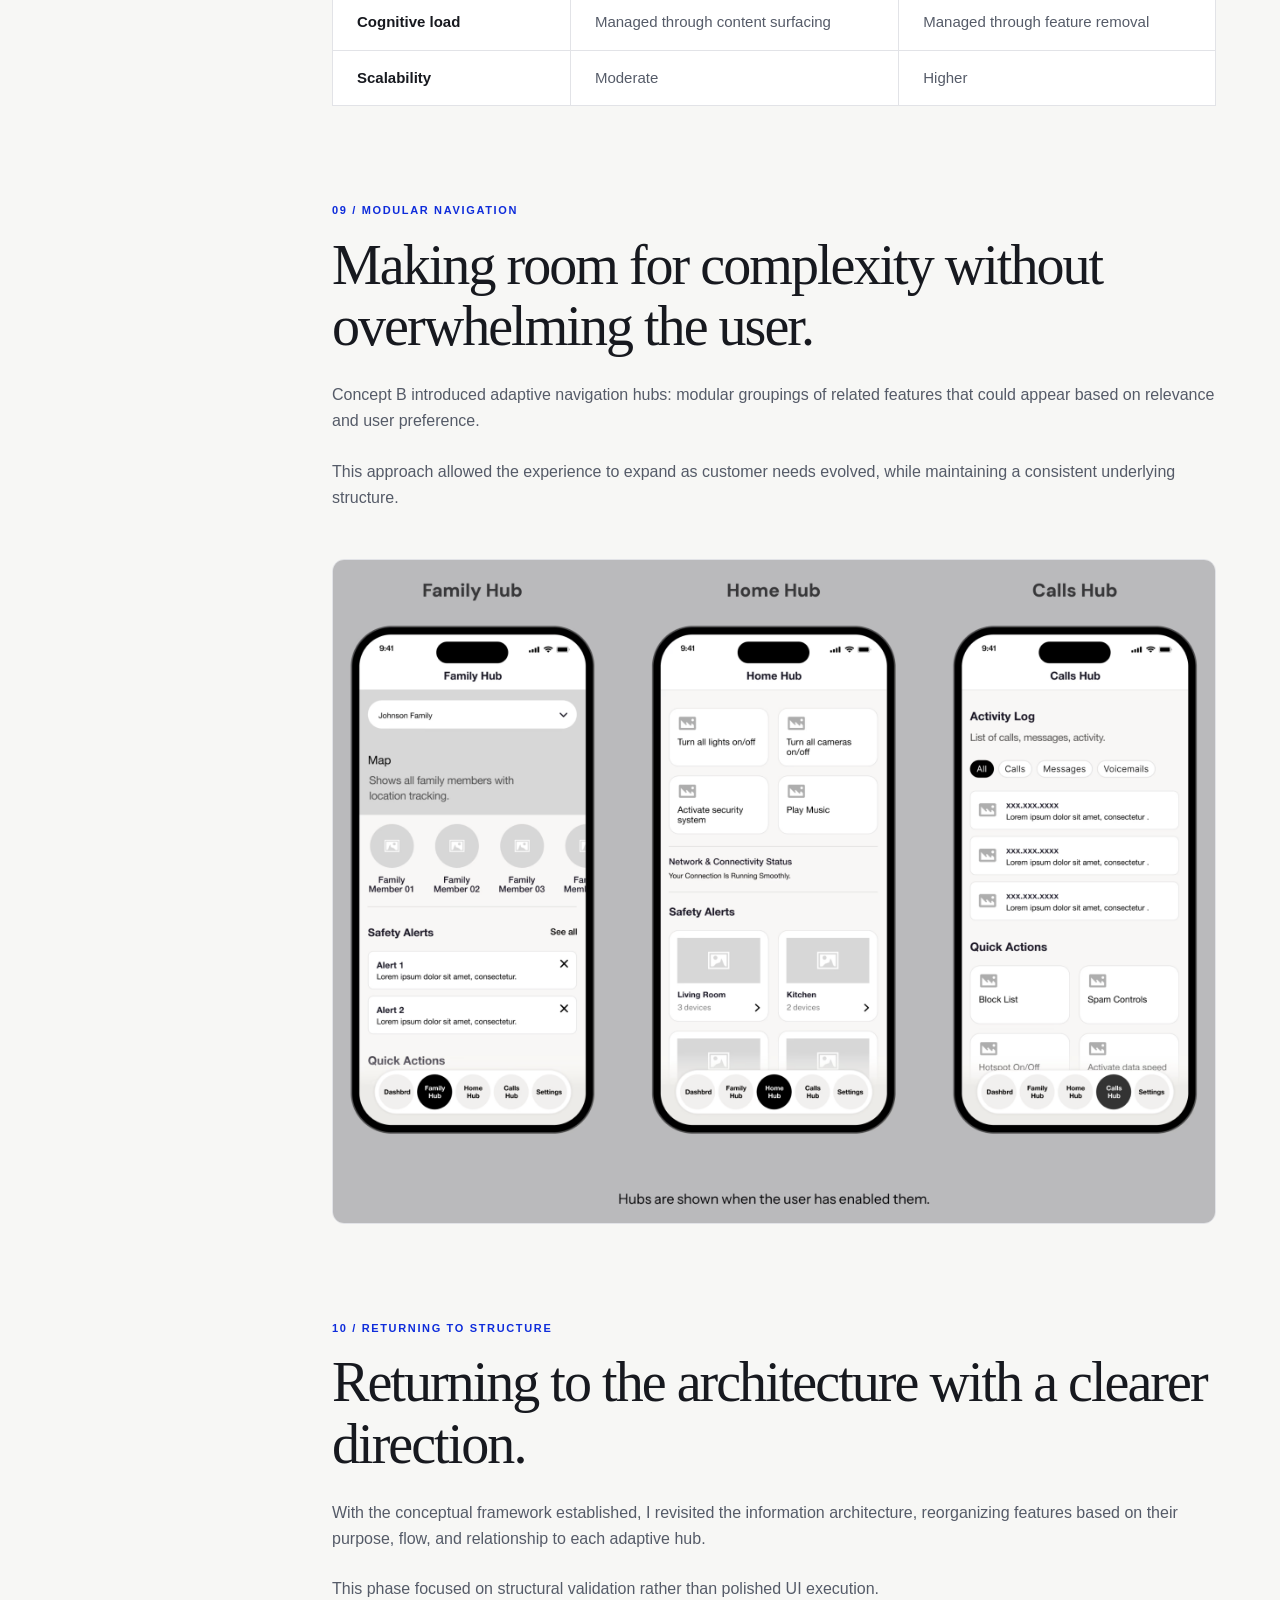
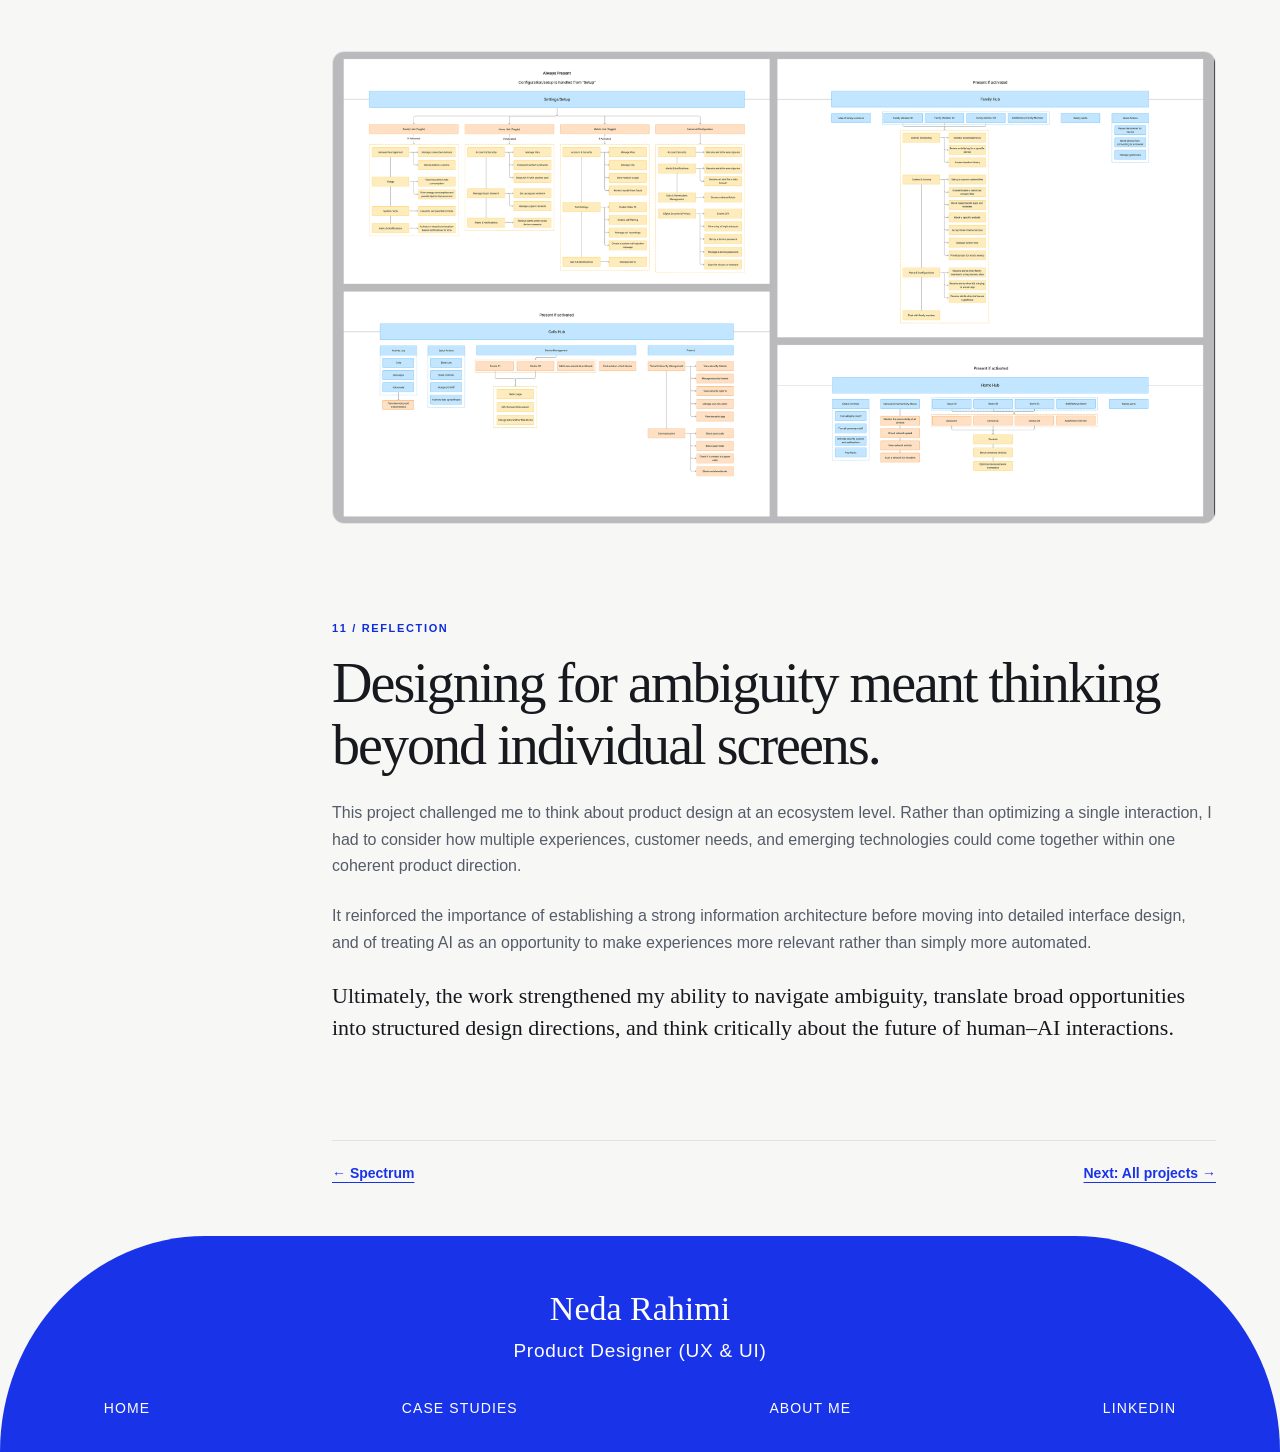
<file: UX Portfolio/verizon/index.html>
<!doctype html>
<html lang="en">
  <head>
    <meta charset="utf-8">
    <meta name="viewport" content="width=device-width, initial-scale=1">
    <meta name="description" content="Reimagining Verizon's mobile experience through unified information architecture and AI personalization.">
    <title>Verizon AI App Architecture | Neda Rahimi</title>
    <link rel="stylesheet" href="../styles.css">
    <link rel="stylesheet" href="../detail.css">
    <link rel="stylesheet" href="../spectrum/spectrum.css">
    <link rel="stylesheet" href="verizon.css">
    <script src="verizon-nav.js" defer></script>
    <script src="../scroll-progress.js" defer></script>
    <script src="../cursor.js" defer></script>
  </head>
  <body class="case-study-page spectrum-study verizon-study">
    <div class="scroll-progress" role="progressbar" aria-label="Page scroll progress" aria-valuemin="0" aria-valuemax="100" aria-valuenow="0">
      <span></span>
    </div>
    <a class="skip-link" href="#main">Skip to content</a>
    <header class="site-header">
      <a class="brand" href="../index.html" aria-label="Neda Rahimi home"><img src="../assets/neda-wordmark-nav.png" alt=""></a>
      <nav class="top-nav" aria-label="Main navigation">
        <a href="../about.html">About Me</a>
        <a href="../index.html#projects">Portfolio</a>
        <a href="../Rahimi%20Neda%20Resume.pdf" target="_blank" rel="noopener">Resume</a>
      </nav>
    </header>
    <main class="case-layout" id="main">
      <aside class="case-sidebar" aria-label="Case study navigation">
        <div class="case-sidebar-top">
          <a class="all-work" href="../index.html#projects" aria-label="All work"><span aria-hidden="true">←</span><span class="all-work-label">All work</span></a>
        </div>
        <nav class="detail-toc" id="case-toc" aria-label="Case study sections">
          <a href="#overview" aria-current="location">Overview</a>
          <a href="#opportunity">The Problem</a>
          <a href="#research">The Solution</a>
          <a href="#reflection">Key Takeaways</a>
        </nav>
      </aside>
      <div class="case-content spectrum-content">
        <header class="spectrum-hero spectrum-container" id="overview" aria-labelledby="page-title">
          <div class="spectrum-hero-grid vz-hero-grid">
            <div class="spectrum-hero-copy">
              <p class="spectrum-eyebrow">VERIZON · PRODUCT DESIGN · AI PERSONALIZATION</p>
              <h1 id="page-title">Reimagining Verizon's mobile experience through unified IA and AI personalization.</h1>
              <p class="spectrum-hero-description">Verizon's consumer experiences were spread across four separate apps. I explored how a unified mobile ecosystem, supported by context-aware AI personalization, could simplify navigation, connect customer touchpoints, and create a more adaptive experience.</p>
            </div>
            <figure class="spectrum-hero-media vz-hero-media">
              <img src="../assets/verizon-hero.png" alt="Verizon app home screen shown on a phone with internet details, plan information, and plan perks" fetchpriority="high">
            </figure>
          </div>
          <dl class="spectrum-meta vz-meta" aria-label="Project details">
            <div><dt>Company</dt><dd>Verizon</dd></div>
            <div><dt>Role</dt><dd>UX Designer</dd></div>
            <div><dt>Focus</dt><dd>Research, Information Architecture, Conceptualization, Design</dd></div>
            <div><dt>Timeline</dt><dd>8-week discovery sprint</dd></div>
            <div><dt>Team</dt><dd>Digital Unity team</dd></div>
          </dl>
        </header>

        <section class="spectrum-container spectrum-section " id="opportunity" aria-labelledby="opportunity-title">
          <div class="spectrum-section-head">
            <p class="spectrum-section-no">02 / THE OPPORTUNITY</p>
            <h2 id="opportunity-title">Four apps. Four experiences. One disconnected ecosystem.</h2>
          </div>
          <p>Verizon offers customers a range of services across mobile, internet, devices, and account management. However, these experiences were distributed across four separate applications, creating a fragmented digital ecosystem.</p>
          <p>Customers could find themselves navigating between different apps to complete related tasks, discover services, or manage their relationship with Verizon.</p>
          <p>The opportunity was to rethink how these experiences could work together, creating a more cohesive destination that felt intuitive, connected, and responsive to individual needs.</p>
          <div class="vz-card-grid">
            <article class="vz-card"><p class="spectrum-kicker">CHALLENGE 01</p><h3>Fragmented experiences</h3><p>Customers had to navigate between separate applications.</p></article>
            <article class="vz-card"><p class="spectrum-kicker">CHALLENGE 02</p><h3>Disconnected information</h3><p>Related services and features were not always easy to discover across touchpoints.</p></article>
            <article class="vz-card"><p class="spectrum-kicker">CHALLENGE 03</p><h3>Limited personalization</h3><p>Opportunities existed to make experiences more relevant to individual customer contexts.</p></article>
          </div>
          <div class="spectrum-panel vz-panel">
            <h3>Four separate apps were solving individual needs, but no single experience connected them all.</h3>
            <div class="vz-converge" role="img" aria-label="Conceptual diagram: four separate experiences converging into one unified ecosystem">
              <ul class="vz-converge-inputs">
                <li>Experience 01</li><li>Experience 02</li><li>Experience 03</li><li>Experience 04</li>
              </ul>
              <span class="vz-converge-lines" aria-hidden="true"></span>
              <span class="vz-converge-output">One unified ecosystem</span>
            </div>
            <p class="vz-note">Conceptual illustration, not an actual research artifact.</p>
          </div>
          <p class="spectrum-kicker vz-context-label">CURRENT EXPERIENCE · EXISTING APP SCREENS</p>
          <div class="vz-gallery vz-gallery-small">
            <figure><img src="../assets/verizon-app-screen-1.png" alt="My Verizon app listing concept" width="735" height="1600" loading="lazy"></figure>
            <figure><img src="../assets/verizon-app-screen-2.png" alt="Verizon Protect app listing concept" width="735" height="1600" loading="lazy"></figure>
            <figure><img src="../assets/verizon-app-3.png" alt="Verizon consumer app concept" width="735" height="1600" loading="lazy"></figure>
            <figure><img src="../assets/verizon-app-4.png" alt="Verizon consumer app concept" width="735" height="1600" loading="lazy"></figure>
          </div>
        </section>


        <section class="spectrum-container spectrum-section " id="discovery" aria-labelledby="discovery-title">
          <div class="spectrum-section-head">
            <p class="spectrum-section-no">03 / UNDERSTANDING THE OPPORTUNITY</p>
            <h2 id="discovery-title">Before designing a solution, I needed to understand the ecosystem.</h2>
          </div>
          <p>Rather than approaching unification as a visual redesign, I focused on understanding how the existing experiences could be organized into a more cohesive structure.</p>
          <p>Through research and early exploration, I examined how customers interact with Verizon's digital ecosystem, where experiences overlapped, and how emerging AI capabilities could support more relevant interactions.</p>
          <div class="vz-card-grid">
            <article class="vz-card"><p class="spectrum-kicker">01</p><h3>Understanding the AI landscape</h3><p>Reviewed how AI personalization is being used across digital products to identify opportunities for more adaptive, context-aware interactions.</p></article>
            <article class="vz-card"><p class="spectrum-kicker">02</p><h3>Exploring information architecture</h3><p>Mapped potential information architectures to understand how separate services and touchpoints could be consolidated into a clearer framework.</p></article>
            <article class="vz-card"><p class="spectrum-kicker">03</p><h3>Understanding user needs</h3><p>Used personas and user journeys to explore different customer needs, behaviors, and opportunities for personalization.</p></article>
          </div>
        </section>


        <section class="spectrum-container spectrum-section " id="architecture" aria-labelledby="architecture-title">
          <div class="spectrum-section-head">
            <p class="spectrum-section-no">04 / DEFINING THE EXPERIENCE</p>
            <h2 id="architecture-title">Connecting four experiences into one cohesive ecosystem.</h2>
          </div>
          <p>The challenge wasn't simply combining four applications. It was determining how their individual capabilities could coexist within an experience that felt intuitive rather than overwhelming.</p>
          <p>I explored potential information architectures that brought related services and customer needs closer together, considering how navigation, content hierarchy, and key touchpoints could work across a unified application.</p>
          <div class="vz-ia" role="img" aria-label="Conceptual information architecture diagram: four separate inputs converging into one unified application structure">
            <ul class="vz-ia-inputs"><li>Experience 01</li><li>Experience 02</li><li>Experience 03</li><li>Experience 04</li></ul>
            <span class="vz-ia-lines" aria-hidden="true"></span>
            <div class="vz-ia-unified"><span>Unified application structure</span></div>
          </div>
          <ul class="vz-considerations">
            <li>Simplifying navigation across previously separate experiences.</li>
            <li>Creating a more consistent structure for discovering and managing services.</li>
            <li>Reducing friction between related customer tasks.</li>
            <li>Establishing a scalable foundation that could support future capabilities.</li>
          </ul>
        </section>


        <section class="spectrum-container spectrum-section " id="research" aria-labelledby="research-title">
          <div class="spectrum-section-head">
            <p class="spectrum-section-no">05 / HUMAN–AI RESEARCH</p>
            <h2 id="research-title">Understanding where AI adds value without taking control away from users.</h2>
          </div>
          <p>Before exploring interface concepts, I examined emerging human–AI interaction patterns across industries to understand how adaptive experiences could balance intelligence with user agency.</p>
          <p>Rather than treating AI as a standalone feature, I focused on how it could be integrated into the underlying experience: building trust, supporting discovery, and making interactions more relevant without overwhelming users.</p>
          <figure class="vz-figure"><img src="../assets/verizon-ai-patterns.avif" alt="Research visual showing human and AI interaction patterns studied across industries" loading="lazy"></figure>
          <div class="vz-card-grid">
            <article class="vz-card"><p class="spectrum-kicker">PRINCIPLE 01</p><h3>Context over commands</h3><p>AI should understand the user's situation and make relevant information easier to access.</p></article>
            <article class="vz-card"><p class="spectrum-kicker">PRINCIPLE 02</p><h3>Personalization with purpose</h3><p>Recommendations and interactions should reflect meaningful customer needs rather than add unnecessary complexity.</p></article>
            <article class="vz-card"><p class="spectrum-kicker">PRINCIPLE 03</p><h3>Control and clarity</h3><p>Personalized experiences should remain transparent and intuitive, allowing customers to understand and navigate their options.</p></article>
          </div>
          <p class="vz-note">These are conceptual design principles, not claims about a completed AI product.</p>
        </section>

        <section class="spectrum-container spectrum-section " id="hierarchy" aria-labelledby="hierarchy-title">
          <div class="spectrum-section-head">
            <p class="spectrum-section-no">06 / CONSOLIDATING THROUGH HIERARCHY</p>
            <h2 id="hierarchy-title">Bringing structure to a fragmented ecosystem.</h2>
          </div>
          <p>With the behavioral considerations established, I mapped detailed information architecture models to explore how four separate applications could be consolidated into a unified framework.</p>
          <p>This approach improved logical grouping and created a more consistent structure. However, as the hierarchy became deeper, less frequently used features became harder to discover.</p>
          <p>The experience was becoming cleaner, but increasingly rigid.</p>
          <figure class="vz-figure"><img src="../assets/verizon-architecture.avif" alt="Information architecture exploration consolidating four apps into a unified framework" loading="lazy"></figure>
          <div class="spectrum-panel vz-panel vz-insight">
            <p class="spectrum-kicker">THE INSIGHT</p>
            <h3>Hierarchy alone wasn't enough. The architecture needed to adapt to different customer behaviors, not simply organize features more efficiently.</h3>
          </div>
        </section>

        <section class="spectrum-container spectrum-section " id="concepts" aria-labelledby="concepts-title">
          <div class="spectrum-section-head">
            <p class="spectrum-section-no">07 / EXPLORING TWO CONCEPTS</p>
            <h2 id="concepts-title">What if the architecture adapted to the user, instead of the other way around?</h2>
          </div>
          <p>The initial architecture revealed an important limitation: a structure optimized for highly engaged customers could create unnecessary complexity for those who only needed a handful of features.</p>
          <p>I shifted the exploration toward two alternative approaches, examining where adaptive intelligence should live within the experience.</p>
          <div class="vz-concepts">
            <figure class="vz-concept">
              <img src="../assets/verizon-concept-a.png" alt="Concept A: home-centered adaptivity mobile UI" loading="lazy">
              <figcaption><span class="spectrum-kicker">CONCEPT A · HOME-CENTERED ADAPTIVITY</span>Intelligence is centralized. The home surface predicts frequent tasks and reduces reliance on navigation.</figcaption>
            </figure>
            <figure class="vz-concept">
              <img src="../assets/verizon-concept-b.png" alt="Concept B: adaptive navigation hubs mobile UI" loading="lazy">
              <figcaption><span class="spectrum-kicker">CONCEPT B · ADAPTIVE NAVIGATION HUBS</span>Navigation reflects user-enabled feature hubs. Core areas remain persistent while hubs adapt based on relevance and preference. Intelligence is distributed, preserving user agency.</figcaption>
            </figure>
          </div>
        </section>

        <section class="spectrum-container spectrum-section " id="tradeoffs" aria-labelledby="tradeoffs-title">
          <div class="spectrum-section-head">
            <p class="spectrum-section-no">08 / EVALUATING TRADE-OFFS</p>
            <h2 id="tradeoffs-title">Choosing flexibility over prediction.</h2>
          </div>
          <p>Both concepts explored ways to reduce complexity, but they approached adaptivity differently.</p>
          <p>Concept A relied on centralized prediction to surface relevant tasks. Concept B distributed adaptivity across navigation and feature hubs, allowing customers to retain more control over how their experience was organized.</p>
          <p>Concept B offered a more scalable foundation, supporting both minimalist and highly engaged behaviors without relying entirely on system assumptions.</p>
          <figure class="vz-figure"><img src="../assets/verizon-compare.png" alt="Comparison of Concept A and Concept B across adaptivity, navigation, control, cognitive load, and scalability" loading="lazy"></figure>
          <div class="vz-table-wrap"><table class="vz-table"><thead><tr><th scope="col">Criteria</th><th scope="col">Concept A</th><th scope="col">Concept B</th></tr></thead><tbody><tr><th scope="row">Where adaptivity lives</th><td>Home feed</td><td>Navigation + Home</td></tr><tr><th scope="row">Navigation model</th><td>Stable, fixed tabs</td><td>Dynamic, hub-based</td></tr><tr><th scope="row">User control</th><td>Implicit, behavior-driven</td><td>Explicit, enable/disable hubs</td></tr><tr><th scope="row">Cognitive load</th><td>Managed through content surfacing</td><td>Managed through feature removal</td></tr><tr><th scope="row">Scalability</th><td>Moderate</td><td>Higher</td></tr></tbody></table></div>
        </section>

        <section class="spectrum-container spectrum-section " id="modular" aria-labelledby="modular-title">
          <div class="spectrum-section-head">
            <p class="spectrum-section-no">09 / MODULAR NAVIGATION</p>
            <h2 id="modular-title">Making room for complexity without overwhelming the user.</h2>
          </div>
          <p>Concept B introduced adaptive navigation hubs: modular groupings of related features that could appear based on relevance and user preference.</p>
          <p>This approach allowed the experience to expand as customer needs evolved, while maintaining a consistent underlying structure.</p>
          <figure class="vz-figure"><img src="../assets/verizon-hubs.png" alt="Adaptive navigation hubs concept" loading="lazy"></figure>
        </section>

        <section class="spectrum-container spectrum-section " id="structure" aria-labelledby="structure-title">
          <div class="spectrum-section-head">
            <p class="spectrum-section-no">10 / RETURNING TO STRUCTURE</p>
            <h2 id="structure-title">Returning to the architecture with a clearer direction.</h2>
          </div>
          <p>With the conceptual framework established, I revisited the information architecture, reorganizing features based on their purpose, flow, and relationship to each adaptive hub.</p>
          <p>This phase focused on structural validation rather than polished UI execution.</p>
          <figure class="vz-figure"><img src="../assets/verizon-structure.png" alt="Validated app information architecture organized around adaptive hubs" loading="lazy"></figure>
        </section>

        <section class="spectrum-container spectrum-section spectrum-reflection" id="reflection" aria-labelledby="reflection-title">
          <div class="spectrum-section-head">
            <p class="spectrum-section-no">11 / REFLECTION</p>
            <h2 id="reflection-title">Designing for ambiguity meant thinking beyond individual screens.</h2>
          </div>
          <p>This project challenged me to think about product design at an ecosystem level. Rather than optimizing a single interaction, I had to consider how multiple experiences, customer needs, and emerging technologies could come together within one coherent product direction.</p>
          <p>It reinforced the importance of establishing a strong information architecture before moving into detailed interface design, and of treating AI as an opportunity to make experiences more relevant rather than simply more automated.</p>
          <p class="spectrum-reflection-close">Ultimately, the work strengthened my ability to navigate ambiguity, translate broad opportunities into structured design directions, and think critically about the future of human–AI interactions.</p>
        </section>

      <nav class="case-pagination spectrum-container" aria-label="Other case studies">
        <a href="../spectrum/index.html">← Spectrum</a>
        <a href="../index.html#projects">Next: All projects →</a>
      </nav>
      </div>
    </main>
    <footer class="site-footer">
      <a class="footer-name" href="../index.html">Neda Rahimi</a>
      <p>Product Designer (UX &amp; UI)</p>
      <nav class="footer-nav" aria-label="Footer navigation">
        <a href="../index.html">Home</a>
        <a href="../index.html#projects">Case studies</a>
        <a href="../about.html">About me</a>
        <a href="https://www.linkedin.com/in/nedarahimi9/" target="_blank" rel="noreferrer">LinkedIn</a>
      </nav>
    </footer>
  </body>
</html>
</file>
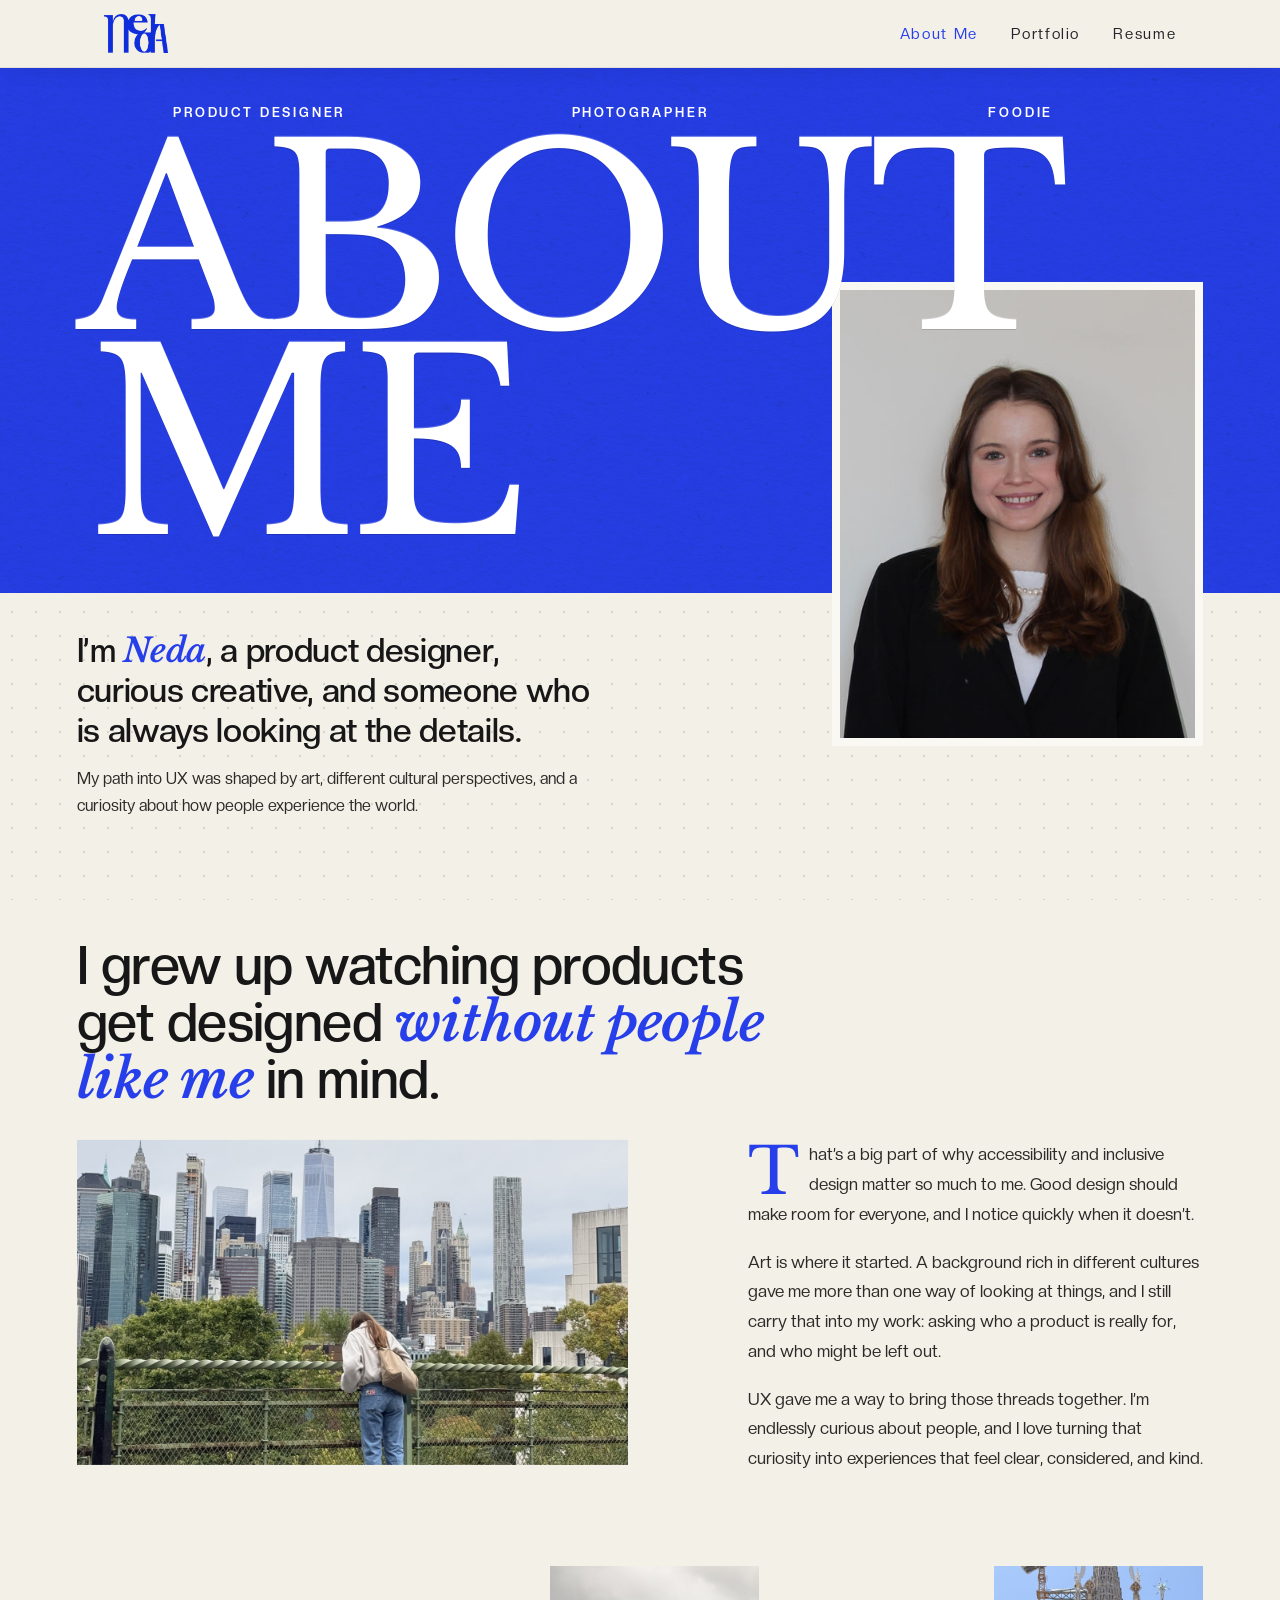
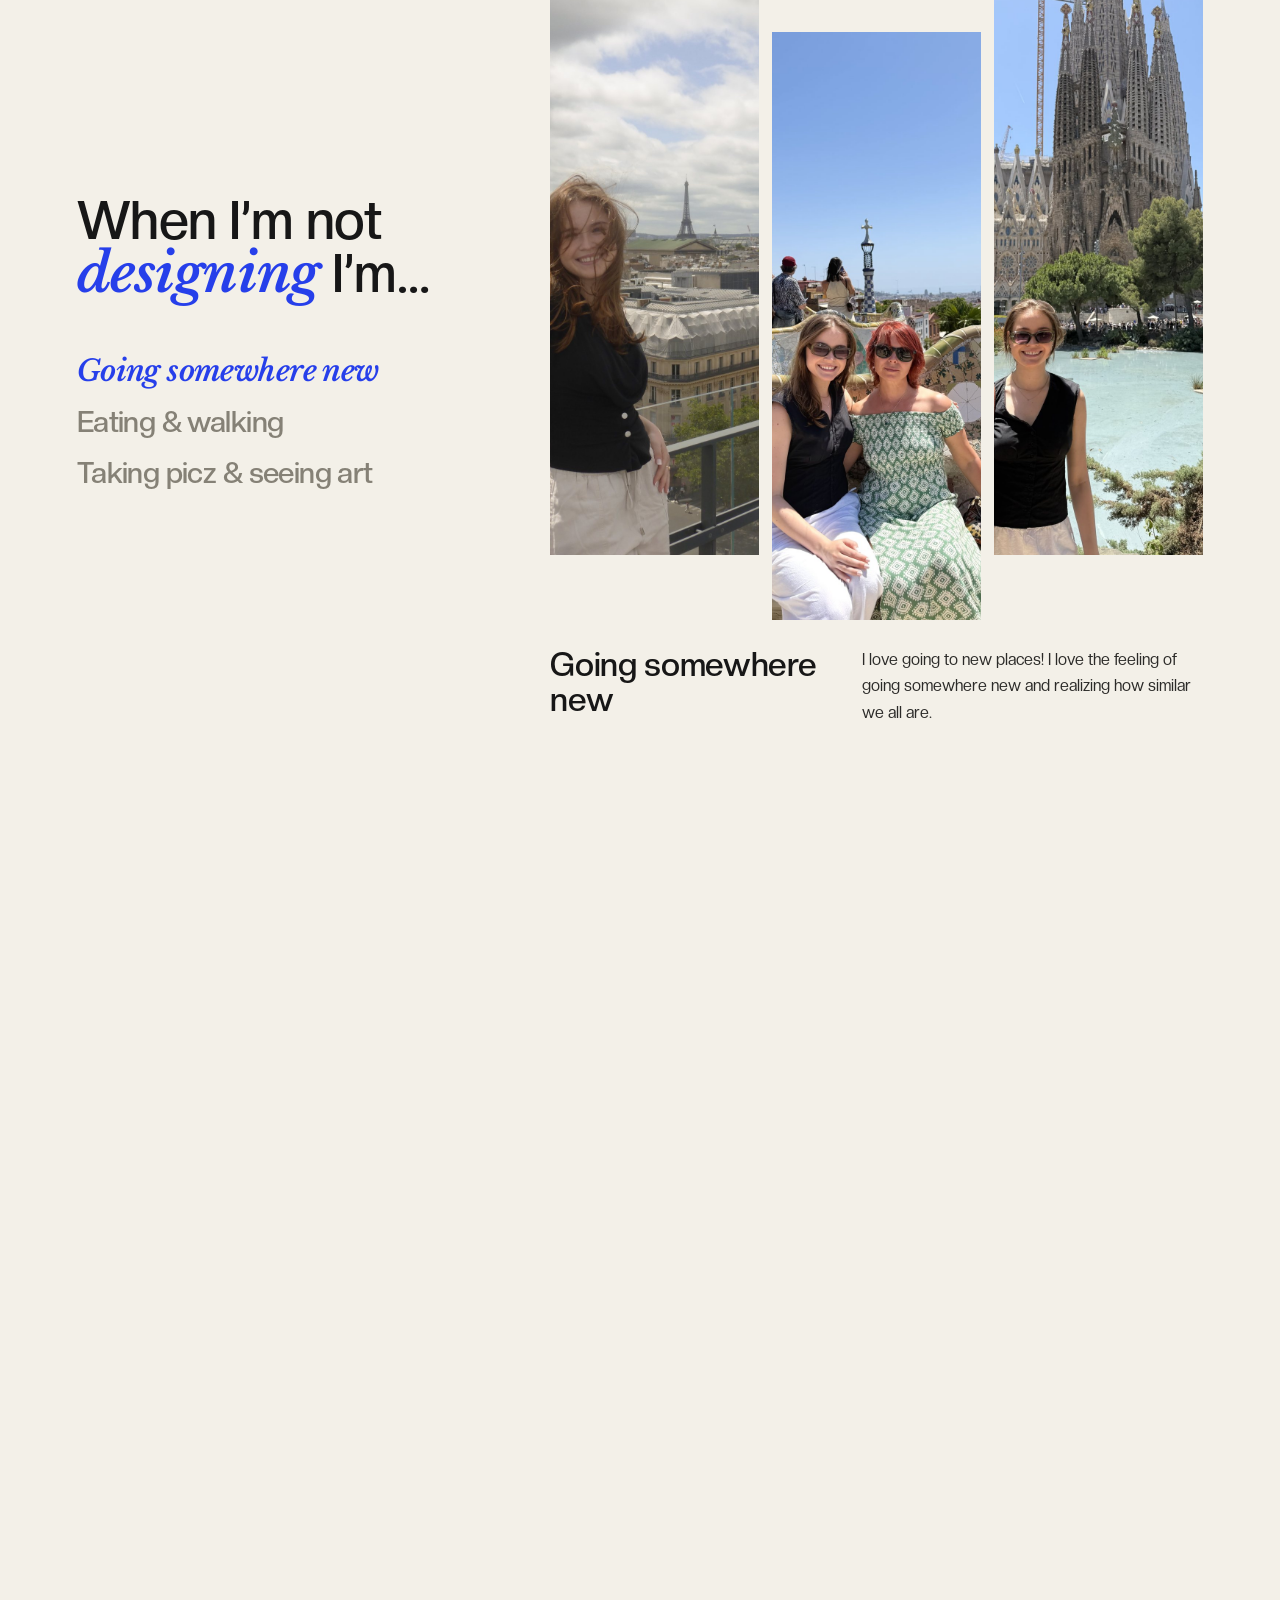
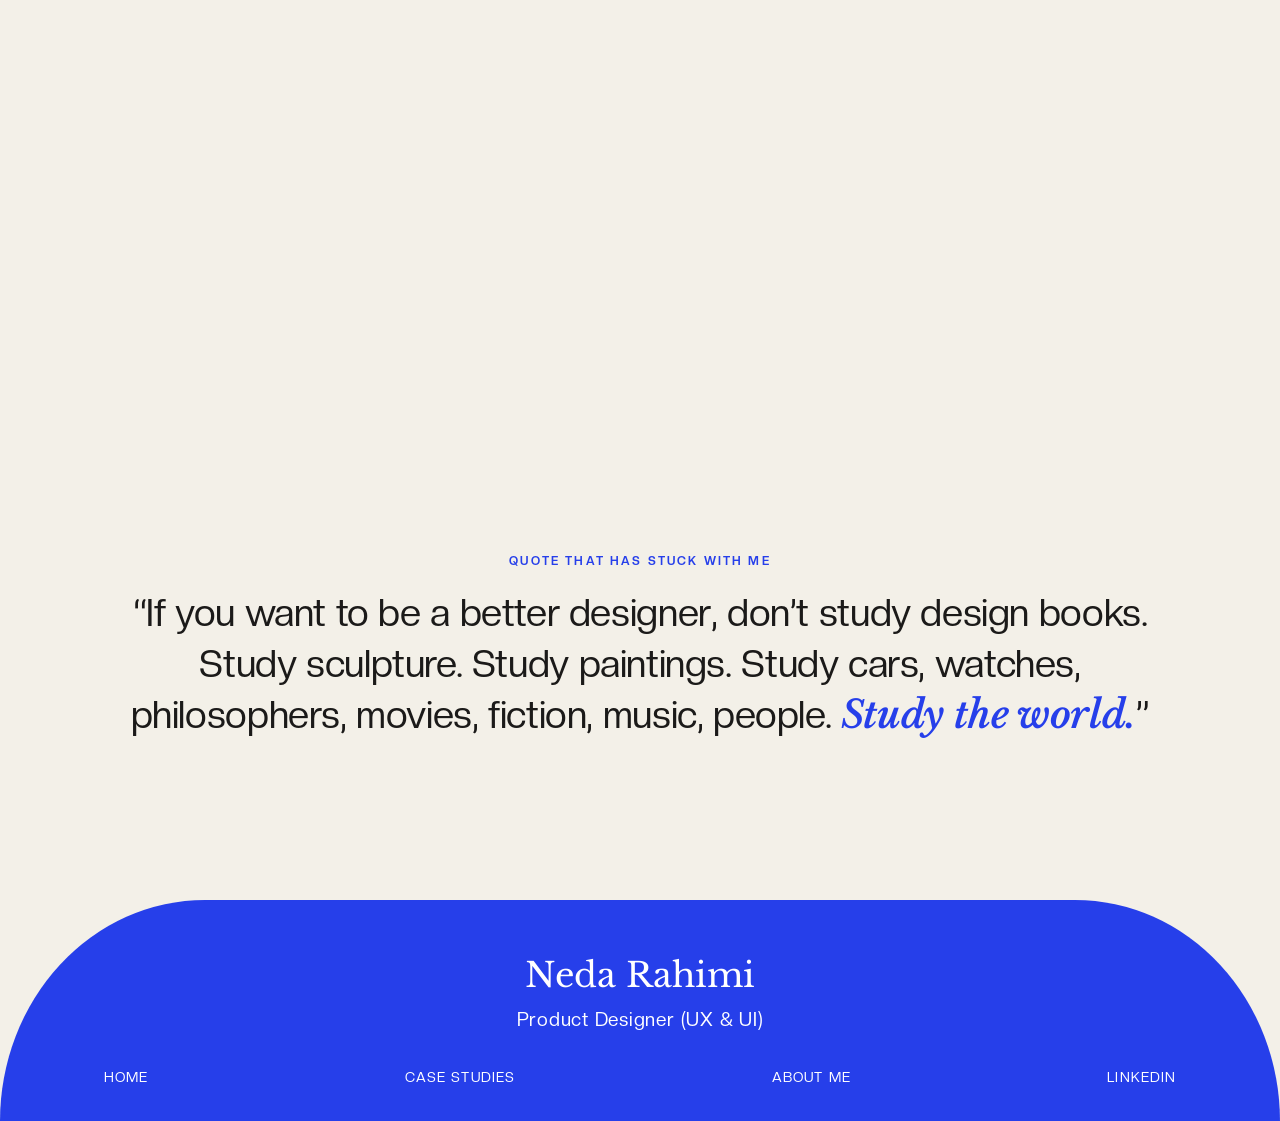
<file: about.html>
<!doctype html>
<html lang="en">
  <head>
    <meta charset="utf-8">
    <meta name="viewport" content="width=device-width, initial-scale=1">
    <meta
      name="description"
      content="Learn about Neda Rahimi: a product designer, curious creative, and photographer who is always looking at the details."
    >
    <title>About Me | Neda Rahimi</title>
    <link rel="preload" href="assets/neda-wordmark.png" as="image">
    <link rel="icon" type="image/png" href="favicon.png">
    <link rel="apple-touch-icon" href="apple-touch-icon.png">
    <link rel="stylesheet" href="styles.css?v=43">
    <link rel="stylesheet" href="about.css?v=25">
    <script>document.documentElement.classList.add("ab-js");</script>
    <script src="site.js" defer></script>
    <script src="cursor.js" defer></script>
    <script src="fade-in.js?v=4" defer></script>
    <script src="about.js" defer></script>
  </head>
  <body class="ab-page">
    <a class="skip-link" href="#main">Skip to content</a>
    <header class="site-header">
      <a class="brand" href="index.html#top" aria-label="Neda Rahimi home">
        <img src="assets/neda-wordmark-nav.png" alt="">
      </a>
      <nav class="top-nav" aria-label="Main navigation">
        <a href="about.html" aria-current="page">About Me</a>
        <a href="index.html#projects">Portfolio</a>
        <a href="Rahimi%20Neda%20Resume.pdf" target="_blank" rel="noopener">Resume</a>
      </nav>
    </header>

    <main id="main">
      <!-- 01 · Opening spread -->
      <section class="ab-open" aria-labelledby="about-title">
        <div class="ab-band">
          <div class="ab-band-inner">
            <ul class="ab-band-labels" aria-hidden="true">
              <li>Product Designer</li>
              <li>Photographer</li>
              <li>Foodie</li>
            </ul>
            <h1 class="ab-title" id="about-title">
              <span class="ab-title-line">About</span>
              <span class="ab-title-line ab-title-me">Me</span>
            </h1>
            <figure class="ab-portrait">
              <img src="assets/about-portrait.jpg" alt="Portrait of Neda Rahimi smiling, wearing a black blazer" width="480" height="571" fetchpriority="high">
            </figure>
          </div>
        </div>
        <div class="ab-open-body">
          <p class="ab-lede">I’m <em>Neda</em>, a product designer, curious creative, and someone who is always looking at the details.</p>
          <p>My path into UX was shaped by art, different cultural perspectives, and a curiosity about how people experience the world.</p>
        </div>
      </section>

      <!-- 02 · A little about me -->
      <section class="ab-story ab-section" aria-labelledby="story-title">
        <div class="ab-story-grid">
          <div class="ab-story-quote ab-reveal">
            <h2 id="story-title">I grew up watching products get designed <em>without people like me</em> in mind.</h2>
          </div>
          <div class="ab-story-text ab-reveal">
            <p>That’s a big part of why accessibility and inclusive design matter so much to me. Good design should make room for everyone, and I notice quickly when it doesn’t.</p>
            <p>Art is where it started. A background rich in different cultures gave me more than one way of looking at things, and I still carry that into my work: asking who a product is really for, and who might be left out.</p>
            <p>UX gave me a way to bring those threads together. I’m endlessly curious about people, and I love turning that curiosity into experiences that feel clear, considered, and kind.</p>
          </div>
          <figure class="ab-story-img ab-story-img-a ab-reveal" data-parallax="0.05">
            <img src="assets/aboutme/Where.jpg" alt="Neda looking out over the lower Manhattan skyline from a fenced overlook" width="1380" height="812" loading="lazy">
          </figure>
        </div>
      </section>

      <!-- 03 · When I'm not designing (sticky, scroll-driven) -->
      <section class="ab-wnd" aria-labelledby="wnd-title" data-journal>
        <div class="ab-wnd-track">
          <div class="ab-wnd-sticky">
            <div class="ab-wnd-side">
              <h2 id="wnd-title">When I’m not <em>designing</em> I’m…</h2>
              <ol class="ab-wnd-nav">
                <li><button type="button" data-go="0" aria-current="true">Going somewhere new</button></li>
                <li><button type="button" data-go="1">Eating &amp; walking</button></li>
                <li><button type="button" data-go="2">Taking picz &amp; seeing art</button></li>
              </ol>
            </div>

            <div class="ab-wnd-panels">
              <article class="ab-panel is-active" data-panel="0" aria-label="Going somewhere new">
                <div class="ab-panel-photos ab-m-1">
                  <img class="m-a" src="assets/aboutme/GoingSomewhereNew.jpg" alt="Neda in a Paris rooftop overlook with the Eiffel Tower behind her" loading="lazy">
                  <img class="m-b" src="assets/aboutme/GoingSomewhereNew2.jpg" alt="Neda and a friend seated on the mosaic benches of Park Güell" loading="lazy">
                  <img class="m-c" src="assets/aboutme/GoingSomewhereNew3.jpg" alt="Neda in front of the Sagrada Família in Barcelona" loading="lazy">
                </div>
                <div class="ab-panel-text">
                  <h3>Going somewhere new</h3>
                  <p>I love going to new places! I love the feeling of going somewhere new and realizing how similar we all are.</p>
                </div>
              </article>

              <article class="ab-panel" data-panel="1" aria-label="Eating and walking">
                <div class="ab-panel-photos ab-m-2">
                  <img class="m-a" src="assets/aboutme/EatingandWalking.jpg" alt="Neda and a friend in a restaurant booth above the city lights" loading="lazy">
                  <img class="m-b" src="assets/aboutme/EatingandWalking2.jpg" alt="A woman walking through a park toward the lower Manhattan skyline" loading="lazy">
                  <img class="m-c" src="assets/aboutme/EatingandWalking3.jpg" alt="Neda smiling and eating a cup of fruit on a New York sidewalk" loading="lazy">
                  <img class="m-d" src="assets/aboutme/EatingandWalking4.jpg" alt="A plate of French toast with berries and chocolate" loading="lazy">
                </div>
                <div class="ab-panel-text">
                  <h3>Eating &amp; walking</h3>
                  <p>The best part about living in NYC is the food and living in a walkable city! Trust me I take advantage.</p>
                </div>
              </article>

              <article class="ab-panel" data-panel="2" aria-label="Taking picz and seeing art">
                <div class="ab-panel-photos ab-m-3">
                  <img class="m-a" src="assets/aboutme/TakingPiczAndSeeingArt.jpg" alt="Sea lions resting on a rocky shore beside the ocean" loading="lazy">
                  <img class="m-b" src="assets/aboutme/TakingPiczAndSeeingArt2.jpg" alt="A gallery wall covered in small black and white photographs" loading="lazy">
                  <img class="m-c" src="assets/aboutme/TakingPiczAndSeeingArt3.jpg" alt="A painting of a ballerina in a colorful tutu on a gallery wall" loading="lazy">
                </div>
                <div class="ab-panel-text">
                  <h3>Taking picz &amp; seeing art</h3>
                  <p>Photography gives me a reason to slow down and pay attention. And I love viewing other people’s art (all forms) and finding meaning in it.</p>
                  <a class="ab-link" href="https://www.instagram.com/nedarahimiphoto/" target="_blank" rel="noreferrer">More photography on Instagram <span aria-hidden="true">↗</span></a>
                </div>
              </article>
            </div>
          </div>
        </div>
      </section>


      <!-- 07 · Quote -->
      <section class="ab-quote ab-section" aria-labelledby="quote-title">
        <p class="ab-quote-eyebrow" id="quote-title">Quote that has stuck with me</p>
        <blockquote class="ab-quote-text">
          <p>“If you want to be a better designer, don’t study design books. Study sculpture. Study paintings. Study cars, watches, philosophers, movies, fiction, music, people. <em>Study the world.</em>”</p>
        </blockquote>
      </section>
    </main>

    <footer class="site-footer">
      <a class="footer-name" href="index.html#top">Neda Rahimi</a>
      <p>Product Designer (UX &amp; UI)</p>
      <nav class="footer-nav" aria-label="Footer navigation">
        <a href="index.html#top">Home</a>
        <a href="index.html#projects">Case studies</a>
        <a href="about.html">About me</a>
        <a href="https://www.linkedin.com/in/nedarahimi9/" target="_blank" rel="noreferrer">LinkedIn</a>
      </nav>
    </footer>
  </body>
</html>
</file>
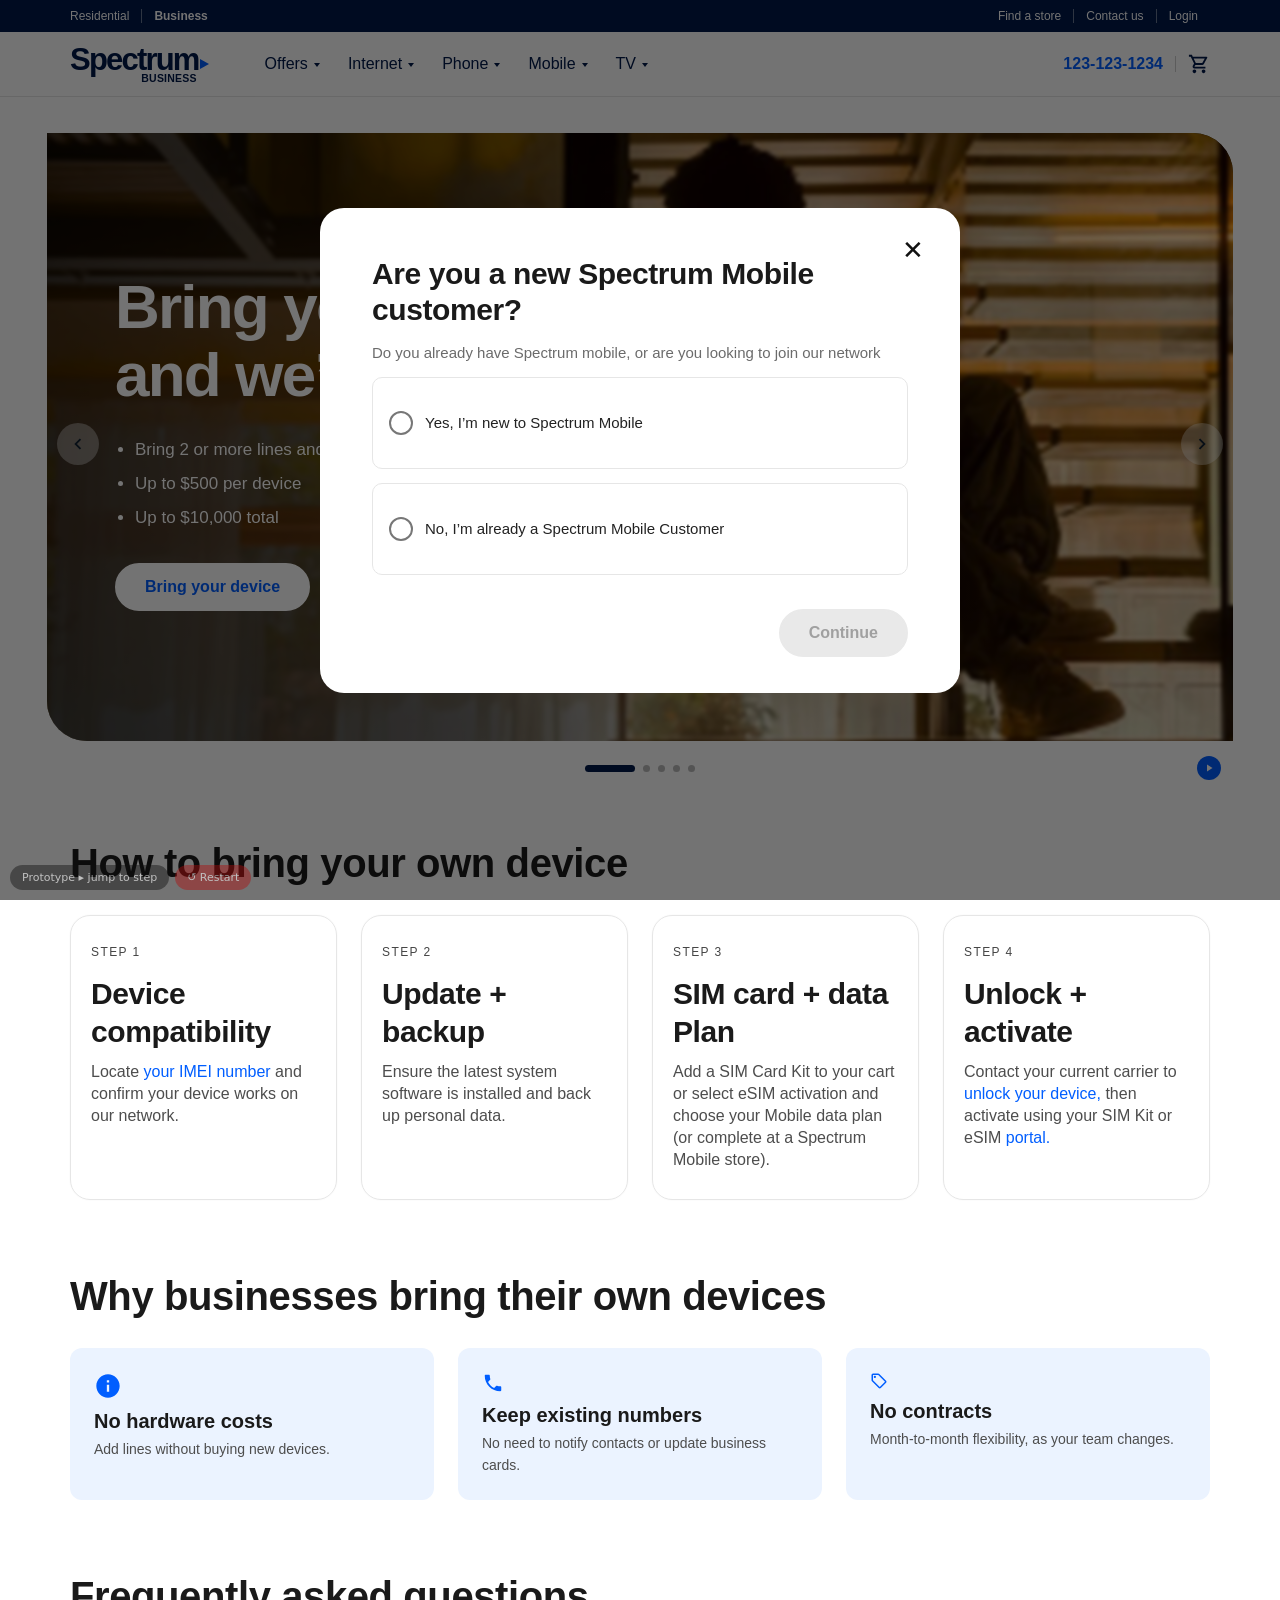
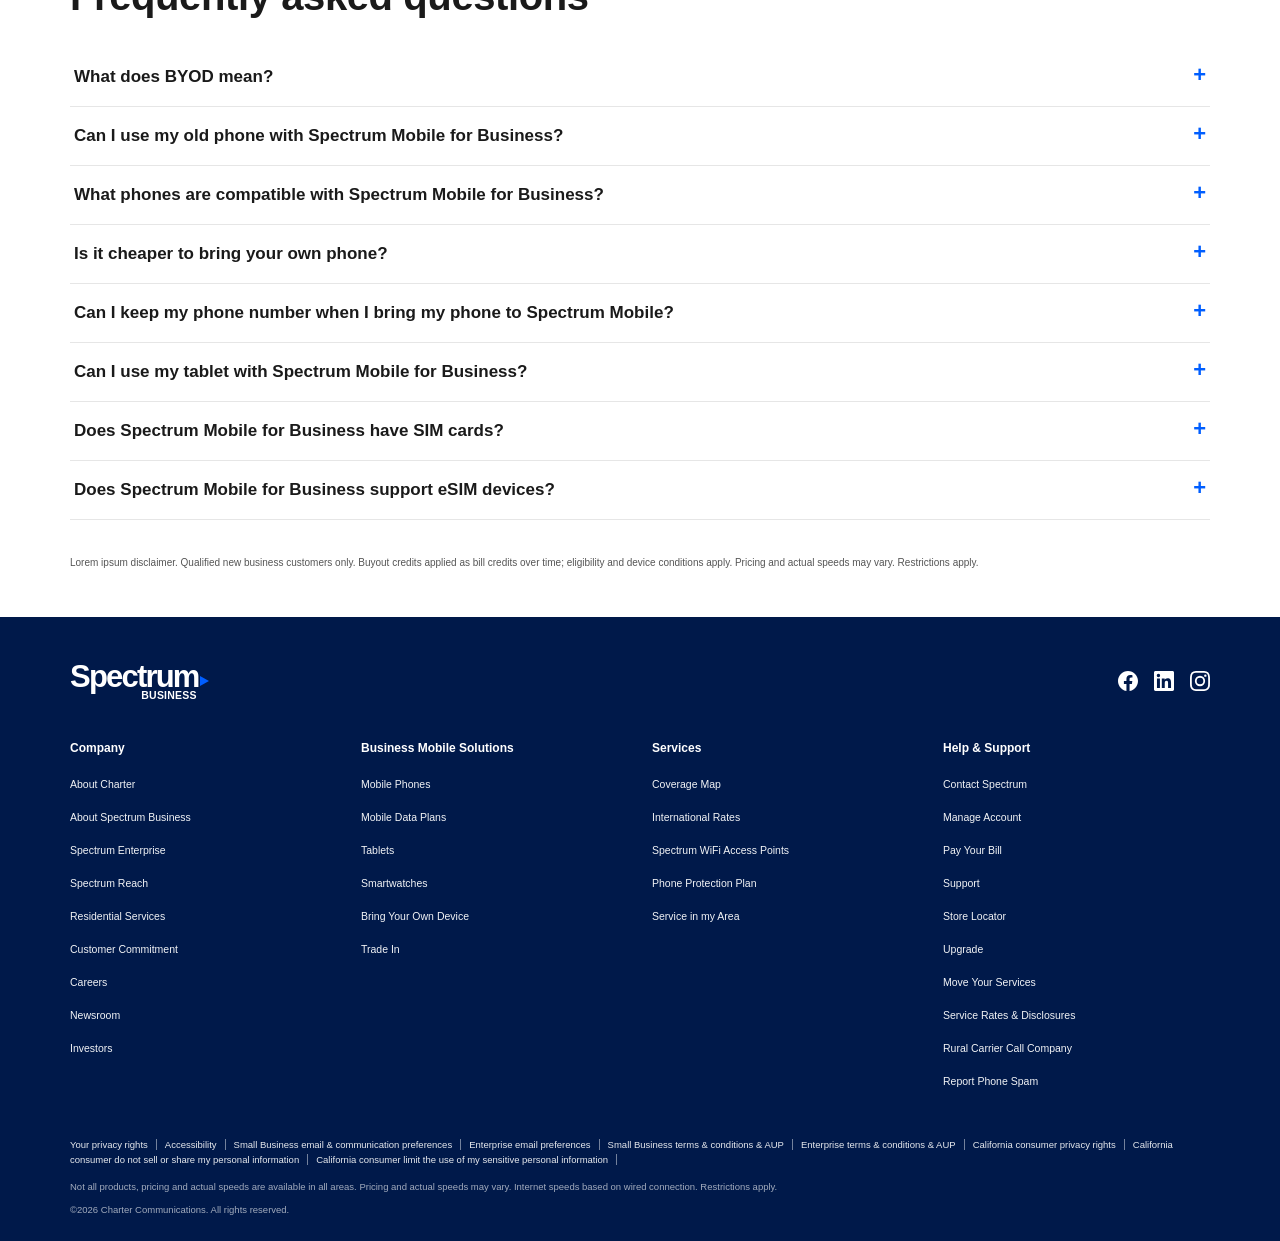
<file: byod/prototype.html>
<!DOCTYPE html>
<html lang="en"><head><meta charset="utf-8"><meta name="viewport" content="width=device-width,initial-scale=1">
<title>Spectrum Business — BYOD flow prototype</title>
<style>:root{--blue:#005EFF;--blue7:#004DD0;--navy:#00194A;--b50:#EBF3FF;--b100:#D9E7FF;--red:#D32F2F;--red10:#FAD0D0;--green:#388E3C;--green10:#CDE7D0;--n5:#F6F6F6;--n10:#F0F0F0;--n20:#E6E6E6;--n30:#CCCCCC;--n50:#999;--n70:#666;--n80:#4D4D4D;--n100:#1A1A1A;--font:"Spectrum Sans","Segoe UI","Helvetica Neue",Helvetica,Arial,sans-serif}
*{box-sizing:border-box}
html,body{margin:0;padding:0}
body{font-family:var(--font);color:var(--n100);background:#fff;-webkit-font-smoothing:antialiased;font-size:16px;line-height:22px}
button{font-family:inherit;cursor:pointer}
input,select{font-family:inherit}
a{color:var(--blue)}
.hide{display:none!important}
svg{display:block}
/* header */
.topbar{background:var(--navy);color:#fff;font-size:12px;height:32px}
.topbar .in{max-width:1140px;margin:0 auto;height:100%;display:flex;align-items:center;justify-content:space-between;padding:0 0}
.topbar a,.topbar span{color:#fff;text-decoration:none;padding:0 12px;border-left:1px solid rgba(255,255,255,.4);line-height:12px}
.topbar .l a:first-child,.topbar .r a:first-child{border-left:0}
.topbar .l a.act{font-weight:700}
.topbar .l a:first-child{padding-left:0}
.hdr{background:#fff;border-bottom:1px solid var(--n20)}
.hdr .in{max-width:1140px;margin:0 auto;height:64px;display:flex;align-items:center}
.logo{display:inline-flex;flex-direction:column;align-items:flex-end;line-height:1;color:var(--navy);text-decoration:none;position:relative;padding-right:10px}
.logo b{font-size:31px;font-weight:800;letter-spacing:-1.8px}
.logo i{position:absolute;right:0;top:15px;width:0;height:0;border-left:9px solid var(--blue);border-top:5px solid transparent;border-bottom:5px solid transparent}
.logo small{font-size:10.5px;font-weight:700;letter-spacing:.2px;margin-top:-2px;padding-right:2px}
.logo.sm b{font-size:24px}.logo.sm i{top:11px}
.logo.w{color:#fff}
.nav{display:flex;gap:28px;margin-left:56px;font-size:16px;font-weight:500}
.nav a{color:var(--navy);text-decoration:none;display:flex;align-items:center;gap:6px}
.nav a:after{content:"";border:3.5px solid transparent;border-top:4px solid var(--navy);margin-top:4px}
.hright{margin-left:auto;display:flex;align-items:center;gap:12px;font-weight:700;color:var(--blue)}
.hright .sep{width:1px;height:16px;background:var(--n30)}
.hright svg{fill:var(--navy)}
.mhb{display:none}
.price-h{margin-left:auto;text-align:right;font-weight:700;font-size:16px;line-height:20px}
.price-h small{display:block;font-weight:400;color:var(--n70);font-size:13px}
/* progress */
.prog{max-width:1040px;margin:0 auto;display:flex;padding:24px 0 14px}
.prog .s{flex:1;display:flex;flex-direction:column;align-items:center;position:relative;font-size:12px;line-height:14px;color:var(--n50);text-align:center}
.prog .s .c{width:24px;height:24px;border-radius:50%;background:var(--n20);color:#888;display:flex;align-items:center;justify-content:center;font-size:12px;font-weight:700;position:relative;z-index:1;margin-bottom:10px}
.prog .s:not(:last-child):after{content:"";position:absolute;top:11px;left:50%;width:100%;height:2px;background:var(--n30)}
.prog .s.done:not(:last-child):after{background:var(--n30)}
.prog .s.done .c,.prog .s.cur .c{background:var(--blue);color:#fff}
.prog .s.done,.prog .s.cur{color:var(--n100)}
.prog .s.cur{font-weight:700}
.prog .s.done .c svg{fill:#fff}
.prog .s.done{cursor:pointer}
.prog .s.done:hover{color:var(--blue)}
.prog .s.done:hover .c{background:var(--blue7);transform:scale(1.08)}
.prog .s.done:focus-visible{outline:2px solid var(--blue);outline-offset:2px;border-radius:6px}
.prog .s .c{transition:transform .12s,background .12s}
.progwrap{position:sticky;top:0;z-index:40;background:#fff}
.gbg .progwrap{background:#F6F6F6}
.progwrap .ar{display:none}
.wrap{max-width:1140px;margin:0 auto;padding:0 0}
.page-pad{padding-bottom:120px}
h1,h2,h3,p{margin:0}
.h2{font-size:36px;line-height:44px;font-weight:800;letter-spacing:-.4px;margin-top:40px}
.pgh1{font-size:56px;line-height:62px;font-weight:800;letter-spacing:-1.6px}
.h1{font-size:56px;line-height:62px;font-weight:800;letter-spacing:-1.6px}
.sub{color:var(--n80);font-size:16px;margin-top:12px}
.col{max-width:775px;margin:0 auto}
/* buttons */
.btn{height:48px;border-radius:999px;border:2px solid var(--blue);background:#fff;color:var(--blue);font-weight:700;font-size:16px;padding:0 28px;display:inline-flex;align-items:center;justify-content:center;gap:8px;text-decoration:none;white-space:nowrap}
.btn.p{background:var(--blue);color:#fff}
.btn.p:hover{background:var(--blue7);border-color:var(--blue7)}
.btn.o:hover{background:var(--b50)}
.btn.dis{background:#E9E9E9;border-color:#E9E9E9;color:#a0a0a0;cursor:not-allowed}
.btn.sm{height:36px;padding:0 20px;font-size:14px}
.link{color:var(--blue);font-weight:700;background:none;border:0;padding:0;font-size:16px;display:inline-flex;align-items:center;gap:8px}
/* sticky footer */
.sticky{position:fixed;left:0;right:0;bottom:0;background:#fff;z-index:30;box-shadow:0 -6px 18px rgba(0,0,0,.08)}
.sticky .in{max-width:1140px;margin:0 auto;height:76px;display:flex;align-items:center;justify-content:space-between}
.sticky .tot{font-size:28px;font-weight:800;line-height:30px}
.sticky .tot small{font-size:16px;font-weight:400}
.sticky .tot em{display:block;font-style:normal;font-size:12px;font-weight:400;color:var(--n70);line-height:14px}
/* counter */
.cband{background:var(--n5);margin-top:34px;padding:0}
.cband .cin{max-width:1140px;margin:0 auto;padding:26px 0 24px}
.crow{display:flex;align-items:center;justify-content:space-between;padding-bottom:22px;border-bottom:1px solid var(--n20)}
.cq{font-size:24px;line-height:30px;font-weight:800;letter-spacing:-.3px}
.stepper{display:flex;align-items:center;gap:8px}
.stepper button{width:48px;height:48px;border-radius:50%;border:0;background:var(--blue);color:#fff;font-size:30px;line-height:1;display:flex;align-items:center;justify-content:center}
.stepper button.off{background:#2F63F2;opacity:.55;cursor:not-allowed}
.stepper input{width:48px;height:46px;border:1px solid var(--n20);background:#fff;border-radius:8px;text-align:center;font-size:16px;font-weight:500;color:#555}
.perkhd{font-size:12px;letter-spacing:2px;font-weight:500;text-transform:uppercase;margin:22px 0 12px;color:#222}
.perks{display:flex;flex-wrap:wrap;gap:10px}
.perk{display:inline-flex;align-items:center;gap:6px;height:28px;padding:0 12px 0 8px;border-radius:999px;border:1.5px solid #555;font:600 13px/16px var(--font);color:#444;background:transparent;white-space:nowrap;cursor:pointer}
.perk:hover{background:#fff}
.perk em{font-style:normal;font-weight:400;color:#555}
.perk svg{width:15px;height:15px;fill:#555}
.perk.on{border-color:var(--green);color:var(--green)}
.perk.on svg{fill:var(--green)}
.perk.on em{color:var(--green)}
.perkdots{display:none}
/* line card */
.cards{margin-top:20px}
.lc{border:1px solid #D0D0D0;border-radius:16px;background:#fff;margin-bottom:12px;padding:16px 20px;position:relative;transition:box-shadow .08s ease,border-color .08s ease,background .08s ease}
.lc{scroll-margin-top:96px}
.lc.flashb{border-color:var(--blue);box-shadow:0 0 0 2px var(--blue);background:#F3F8FF}
.lc.flashr{border-color:var(--red);box-shadow:0 0 0 2px var(--red);background:#FFF6F6}
.lc .hd{display:flex;align-items:center;gap:12px;min-height:44px}
.namebox{display:flex;align-items:center;gap:10px;border:1px solid var(--n20);border-radius:8px;height:40px;padding:0 12px;width:240px;background:#fff}
.namebox input{border:0;outline:0;font-size:14px;width:100%;background:none;color:var(--n100)}
.namebox svg{fill:#777;flex:none}
.pillbox{margin-left:auto;display:flex}
.pill{font-size:12px;line-height:16px;height:20px;padding:0 12px;border-radius:999px;display:inline-flex;align-items:center;font-weight:500;white-space:nowrap}
.pill.ready{background:var(--b50);color:var(--blue)}
.pill.ok{background:var(--green10);color:var(--green)}
.pill.bad{background:var(--red10);color:var(--red)}
.chev{background:none;border:0;padding:4px;margin-left:8px;flex:none}
.chev svg{fill:var(--blue);transition:transform .2s}
.lc.open .chev svg{transform:rotate(180deg)}
.pillrow{display:none}
.chipcopy{margin-top:12px;border:2px solid var(--navy);border-radius:999px;height:32px;display:flex;align-items:center;gap:8px;padding:0 12px;background:#fff;font-weight:600;font-size:13px;color:var(--navy);cursor:pointer;width:100%}
.chipcopy svg{fill:var(--navy)}
.lc hr{border:0;border-top:1px solid var(--n20);margin:10px 0 0}
.fgrid{display:grid;grid-template-columns:1fr 1fr;gap:16px;margin-top:14px}
.f label,.flabel{display:block;font-size:12px;font-weight:700;margin-bottom:6px;color:var(--n100)}
.f label em,.flabel em{font-style:normal;font-weight:400;color:var(--n70);margin-left:4px}
.f label svg{display:inline-block;vertical-align:-3px;margin-left:4px;fill:#777}
.ctl{position:relative}
.ctl select,.ctl input{width:100%;height:40px;border:1px solid var(--n20);border-radius:8px;padding:0 36px 0 12px;font-size:14px;background:#fff;color:var(--n100);outline:none;-webkit-appearance:none;appearance:none}
.ctl select{background-image:url("data:image/svg+xml,%3Csvg xmlns='http://www.w3.org/2000/svg' width='10' height='6'%3E%3Cpath d='M0 0h10L5 6z' fill='%23222'/%3E%3C/svg%3E");background-repeat:no-repeat;background-position:right 12px center}
.ctl input{padding-right:12px}
.ctl select:focus,.ctl input:focus{border-color:var(--blue);box-shadow:0 0 0 2px rgba(0,94,255,.2)}
.ctl.err select,.ctl.err input{border:2px solid var(--red);padding-left:11px}
.ctl .ei{position:absolute;right:34px;top:11px;fill:var(--red)}
.ctl.im.err .ei{right:36px}
.ctl .xb{position:absolute;right:10px;top:10px;background:none;border:0;padding:0;font-size:18px;line-height:1;color:#222}
.ctl.im input{padding-right:64px}
.ctl.dis select,.ctl.dis input{background-color:#EEE;border-color:#EEE;color:#999}
.emsg{color:var(--red);font-size:11px;line-height:14px;margin-top:4px}
.okmsg{color:var(--n70);font-size:11px;margin-top:4px}
.dl{display:flex;justify-content:flex-end;margin-top:12px}
.dl button{background:none;border:0;color:var(--blue);font-weight:700;font-size:14px;display:flex;align-items:center;gap:6px;padding:0}
.dl button svg{fill:var(--blue)}
.dl button[disabled]{opacity:.4;cursor:not-allowed}
.nc{display:flex;gap:12px;margin-top:12px;font-size:14px;line-height:19px}
.nc svg{fill:var(--red);flex:none;margin-top:1px}
.nc b{display:block;font-size:14px}
.nc.ce{margin-top:8px}
.lc.nc-card .hd{min-height:40px}
/* copy banner */
.banner{border:2px dashed #3C84FF;background:#EAF2FF;border-radius:12px;padding:16px 20px 16px;margin:0 0 12px}
.banner .t{display:flex;gap:10px;font-size:16px;line-height:22px;color:var(--n80)}
.banner .t svg{fill:#777;flex:none;margin-top:2px}
.banner .t b{color:var(--blue);font-weight:700}
.banner .btn{width:100%;margin-top:12px;height:40px}
.banner .btn.press{background:var(--navy);border-color:var(--navy)}
.addl{margin:18px 0 0}
.captrow{display:flex;align-items:center;gap:16px;margin-top:24px;flex-wrap:wrap}
.cap{width:236px;height:60px;border:1px solid #D3D3D3;background:#F9F9F9;border-radius:3px;display:flex;align-items:center;padding:0 12px;gap:12px;font-size:13px;font-family:Roboto,Arial,sans-serif;position:relative;color:#222}
.cap .cb{width:24px;height:24px;border:2px solid #C1C1C1;background:#fff;border-radius:2px;display:flex;align-items:center;justify-content:center;cursor:pointer;flex:none}
.cap .cb.on svg{fill:#1a9c3e}
.cap .rc{margin-left:auto;text-align:center;font-size:8px;color:#555;line-height:9px}
.cap .rc i{display:block;width:30px;height:30px;margin:0 auto 2px;border:5px solid #4A90E2;border-right-color:#999;border-bottom-color:#1c3aa9;border-radius:50%}
.spin{width:22px;height:22px;border:3px solid #ddd;border-top-color:var(--blue);border-radius:50%;animation:sp .7s linear infinite}
@keyframes sp{to{transform:rotate(360deg)}}
.disc{font-size:10px;line-height:12px;color:#555;text-align:center;margin-top:28px;word-break:break-all}
/* info strip */
.info{display:flex;gap:10px;align-items:center;font-size:13px;margin:14px 0 4px;padding:0 4px}
.info svg{fill:var(--blue);flex:none}
.info .x{margin-left:auto;background:none;border:0;font-size:22px;line-height:1;color:#222}
/* plan pricing */
.pp{margin-top:36px}
.pp .top{display:flex;align-items:flex-start;justify-content:space-between;cursor:pointer;background:none;border:0;width:100%;text-align:left;padding:0}
.pp h3{font-size:20px;line-height:26px;font-weight:700}
.pp .top p{color:var(--n80);font-size:16px;margin-top:2px}
.pp .top svg{fill:var(--blue);margin-top:12px;transition:transform .2s}
.pp.open .top svg{transform:rotate(180deg)}
.plans{display:none;grid-template-columns:1fr 1fr;gap:16px;margin-top:16px}
.pp.open .plans{display:grid}
.plan{background:#F3F3F3;border-radius:8px;padding:16px;font-size:13px;line-height:18px;color:var(--n80)}
.plan .tag{display:inline-block;font-size:10px;font-weight:700;padding:2px 8px;border-radius:3px;margin-bottom:6px;letter-spacing:.4px}
.plan .tag.y{background:var(--yellow,#FFCB3E);color:#000}
.plan .tag.g{background:var(--n20);color:#222}
.plan h4{margin:0 0 8px;font-size:15px;color:var(--n100)}
.plan ul{margin:0;padding-left:18px}.plan li{margin:0 0 6px}
.cust-cards{margin-top:24px}
.cust-cards .col{max-width:775px}
.cc .hd{display:flex;align-items:center;gap:10px;min-height:32px;cursor:pointer}
.cc .nm{font-weight:700;font-size:14px}
.cc .im{font-size:11px;color:var(--n70)}
.cc .pr{margin-left:auto;font-weight:700;font-size:14px}
.cc .hd .chev{margin-left:0}
.cc .link2{margin-top:6px;font-size:14px;color:var(--blue);font-weight:700;background:none;border:0;padding:0;display:flex;align-items:center;gap:6px;text-align:left}
.fg3{display:grid;grid-template-columns:1fr 1fr 1fr;gap:12px 14px;margin-top:12px;align-items:start}
.fg3 .c2{grid-column:2}.fg3 .c3{grid-column:3;grid-row:1}
.vbtn{height:36px;font-size:14px;padding:0 24px;margin-top:12px}
.vok{display:flex;align-items:center;gap:6px}
.ctl .ok-i{position:absolute;right:10px;top:10px;fill:var(--green)}
/* page footer */
.bigfoot{background:var(--navy);color:#fff;margin-top:0}
.bigfoot .in{max-width:1140px;margin:0 auto;padding:44px 0 24px}
.bigfoot .top{display:flex;justify-content:space-between;align-items:center}
.bigfoot .soc{display:flex;gap:16px}
.bigfoot .soc svg{fill:#fff}
.fcols{display:grid;grid-template-columns:repeat(4,1fr);gap:24px;margin-top:36px}
.fcols h5{margin:0 0 14px;font-size:12px;font-weight:700}
.fcols a{display:block;color:#fff;text-decoration:none;font-size:10.5px;margin-bottom:11px;opacity:.95}
.flegal{font-size:9.5px;margin-top:34px;line-height:15px;opacity:.9}
.flegal a{color:#fff;margin-right:8px;padding-right:8px;border-right:1px solid rgba(255,255,255,.5)}
.flegal p{margin-top:12px;opacity:.7}
.macc{display:none}
.macc details{border-bottom:1px solid rgba(255,255,255,.4)}
.macc summary{list-style:none;padding:12px 0;font-weight:700;font-size:13px;display:flex;justify-content:space-between}
.macc summary:after{content:"";border:4px solid transparent;border-top:5px solid #fff;margin-top:5px}
.macc summary::-webkit-details-marker{display:none}
.macc details a{display:block;color:#fff;font-size:12px;padding:6px 0;text-decoration:none}
.tfoot{background:var(--navy);color:#fff;margin-top:96px}
.tfoot .in{max-width:1040px;margin:0 auto;padding:36px 0 40px}
.tfoot .top{display:flex;align-items:center;gap:36px}
.tfoot .top .ph{margin-left:auto;font-weight:700;font-size:13px}
.tfoot .soc{display:flex;gap:14px}
.tfoot .soc svg{fill:#fff}
.tcols{display:grid;grid-template-columns:repeat(4,1fr);gap:24px;margin-top:40px}
.tcols b{font-size:13px;display:block;margin-bottom:12px}
.tcols a{display:block;color:#fff;text-decoration:none;font-size:11.5px;margin-bottom:12px}
.tleg{font-size:10px;margin-top:24px;line-height:15px;opacity:.85}
.tleg a{color:#fff;border-right:1px solid rgba(255,255,255,.5);padding-right:8px;margin-right:8px;text-decoration:none}
.simfoot{background:var(--navy);color:#fff}
.simfoot .in{max-width:1040px;margin:0 auto;padding:30px 0 20px}
.simfoot .top{display:flex;justify-content:space-between;align-items:center}
.simfoot .leg{font-size:8.5px;line-height:13px;margin-top:20px;opacity:.9}
.simfoot .leg a{color:#fff;margin-right:6px;padding-right:6px;border-right:1px solid rgba(255,255,255,.5);text-decoration:none}
/* modal */
.scrim{position:fixed;inset:0;background:rgba(0,0,0,.55);z-index:50;display:flex;align-items:center;justify-content:center;padding:20px}
.modal{background:#fff;border-radius:24px;width:776px;max-width:100%;padding:44px 56px 40px;position:relative;max-height:94vh;overflow:auto}
.modal h2{font-size:36px;line-height:42px;font-weight:800;letter-spacing:-.6px;margin-bottom:12px}
.modal .q{color:var(--n70);font-size:16px;margin-top:6px}
.modal .x{position:absolute;right:30px;top:28px;background:none;border:0;font-size:26px;line-height:1;color:#111}
.opt{display:flex;align-items:center;gap:12px;border:1px solid var(--n20);border-radius:8px;height:64px;width:468px;max-width:100%;padding:0 16px;margin-top:16px;background:#fff;cursor:pointer;font-size:16px;color:#222;position:relative}
.opt input{position:absolute;opacity:0}
.opt .rd{width:24px;height:24px;border-radius:50%;border:2px solid #777;flex:none;display:flex;align-items:center;justify-content:center}
.opt.sel{border:2px solid var(--blue)}
.opt.sel .rd{border-color:var(--blue)}
.opt.sel .rd:after{content:"";width:12px;height:12px;border-radius:50%;background:var(--blue)}
.mfoot{display:flex;justify-content:flex-end;gap:16px;margin-top:40px}
.grab{display:none}
/* learn */
.hero{position:relative;max-width:1186px;margin:36px auto 0;height:608px;border-radius:0 40px 0 40px;overflow:hidden;background:#2a1a0a}
.hero .bg{position:absolute;inset:0;background-size:cover;background-position:70% 40%;transform:scale(1.02);filter:blur(1.5px)}
.hero .ov{position:absolute;inset:0;background:linear-gradient(90deg,rgba(0,0,0,.72) 0.2%,rgba(0,0,0,.5) 37%,rgba(0,0,0,.12) 55%,rgba(0,0,0,0) 100%)}
.hero .tx{position:absolute;left:68px;top:140px;color:#fff;width:760px}
.hero h1{font-size:62px;line-height:68px;font-weight:800;letter-spacing:-1.8px;margin-bottom:24px}
.hero ul{margin:0 0 28px;padding-left:20px;font-size:17px;line-height:34px}
.hero .btns{display:flex;gap:14px}
.hero .btn.w{background:#fff;color:var(--blue);border-color:#fff}
.hero .btn.ow{background:transparent;color:#fff;border-color:#fff}
.hero .arr{position:absolute;top:290px;width:42px;height:42px;border-radius:50%;background:rgba(255,255,255,.35);border:0;display:flex;align-items:center;justify-content:center}
.hero .arr.l{left:10px}.hero .arr.r{right:10px}
.hero .arr svg{fill:#123}
.dots{max-width:1186px;margin:12px auto 0;display:flex;align-items:center;justify-content:center;gap:8px;position:relative;height:30px}
.dots i{width:7px;height:7px;border-radius:50%;background:#bbb;display:block;cursor:pointer}
.dots i.on{width:50px;border-radius:5px;background:var(--navy)}
.dots .pp2{position:absolute;right:12px;width:24px;height:24px;border-radius:50%;background:var(--blue);border:0;display:flex;align-items:center;justify-content:center}
.dots .pp2 svg{fill:#fff;width:12px}
.sec-t{font-size:40px;line-height:48px;font-weight:700;letter-spacing:-.4px;margin-bottom:28px}
.steps4{display:grid;grid-template-columns:repeat(4,1fr);gap:24px}
.stp{border:1px solid var(--n20);border-radius:20px;padding:24px 20px 28px;min-height:240px;box-shadow:0 0 0 1px rgba(0,0,0,.01)}
.stp small{font-size:12px;letter-spacing:1.4px;color:#444;font-weight:500}
.stp h3{font-size:30px;line-height:38px;font-weight:700;margin:12px 0 10px;letter-spacing:-.4px}
.stp p{font-size:16px;line-height:22px;color:var(--n80)}
.why{display:grid;grid-template-columns:repeat(3,1fr);gap:24px}
.why div{background:var(--b50);border-radius:12px;padding:24px;min-height:150px}
.why b{display:block;font-size:20px;margin:10px 0 6px}
.why p{font-size:14px;color:var(--n80)}
.why svg{fill:var(--blue)}
.faq details{border-bottom:1px solid var(--n20);padding:18px 4px}
.faq summary{font-size:17px;font-weight:600;cursor:pointer;list-style:none;display:flex;justify-content:space-between}
.faq summary:after{content:"+";color:var(--blue);font-size:22px;line-height:18px}
.faq details[open] summary:after{content:"–"}
.faq p{margin-top:10px;color:var(--n80);font-size:15px}
.fine{font-size:10px;line-height:13px;color:#555;max-width:1140px;margin:36px auto 0}
/* sign in */
.center-q{text-align:center;padding:64px 20px 120px}
.center-q h1{font-size:44px;line-height:52px;font-weight:800;letter-spacing:-1px}
.center-q p{max-width:420px;margin:14px auto 22px;font-size:14px;line-height:20px}
.center-q .row{display:flex;gap:12px;justify-content:center}
.sg{background:#F7F7F7;min-height:100vh;display:flex;flex-direction:column;align-items:center;padding-top:28px;font-family:var(--font)}
.sg .lg{font-weight:800;color:var(--navy);font-size:15px;letter-spacing:-.6px}
.sg .tl{width:480px;max-width:92%;display:flex;justify-content:space-between;margin-top:22px;font-size:11px}
.sg .tl a{color:var(--blue)}
.sg .card{width:480px;max-width:92%;background:#fff;border:1px solid #E1E1E1;border-radius:3px;padding:26px 62px 28px;margin-top:6px;text-align:center}
.sg h2{font-size:25px;font-weight:800;letter-spacing:-.5px;margin-bottom:12px}
.sg .or{display:flex;align-items:center;gap:8px;font-size:10px;color:#444}
.sg .or:before,.sg .or:after{content:"";flex:1;height:2px;background:var(--blue)}
.sg .f2{text-align:left;font-size:10px;font-weight:700;margin-top:14px}
.sg .f2 input{display:block;width:100%;height:30px;border:1px solid #777;border-radius:2px;margin-top:4px;padding:0 8px;font-size:11px}
.sg .f2.pw{position:relative}
.sg .cb2{text-align:left;font-size:10px;margin-top:12px;display:flex;gap:6px;align-items:center}
.sg .signb{display:block;width:100%;height:32px;margin-top:18px;background:var(--blue);color:#fff;border:0;border-radius:2px;font-size:11px;font-weight:700}
.sg .small{font-size:9.5px;color:var(--blue);margin-top:14px;display:block}
.sg .legal{width:300px;text-align:center;font-size:9.5px;line-height:14px;color:var(--blue);margin-top:30px}
.sg .legal span{color:#444;display:block;margin-top:14px;font-size:10px}
.idn{padding:48px 0 80px}
.idn h1{font-size:44px;line-height:50px;font-weight:800;letter-spacing:-1px}
.idn .b{font-weight:700;font-size:16px;margin-top:14px}
.idn p{font-size:14px;margin-top:8px}
.idn h3{font-size:20px;font-weight:700;margin-top:28px}
.rr{display:flex;align-items:center;gap:10px;font-size:14px;margin-top:18px;cursor:pointer}
.rr .rd{width:18px;height:18px;border-radius:50%;border:2px solid #777;display:flex;align-items:center;justify-content:center;flex:none}
.rr.on .rd{border-color:var(--blue)}.rr.on .rd:after{content:"";width:8px;height:8px;border-radius:50%;background:var(--blue)}
/* cart */
.gbg{background:#F6F6F6}
.cart-h{max-width:1040px;margin:0 auto}
.cart-w{max-width:975px;margin:0 auto;padding:0}
.cart-w h1{font-size:56px;line-height:62px;font-weight:800;letter-spacing:-1.6px;margin-top:36px}
.cart-w .help{margin-top:12px;font-size:16px}
.cart-w .help a{color:var(--n100);margin-left:10px;font-weight:500}
.ci{background:#fff;border-radius:16px;border:1px solid #ececec;padding:24px;margin-top:20px;max-width:775px;margin-left:auto;margin-right:auto}
.ci .row1{display:flex;gap:18px}
.ci .im2{width:48px;height:60px;border-radius:8px;background:linear-gradient(135deg,#dfe6f5,#f4f7ff);flex:none;display:flex;align-items:center;justify-content:center}
.ci .im2 svg{fill:#4a5b82}
.ci h3{font-size:20px;line-height:26px;font-weight:700}
.ci .d1{font-size:14px;line-height:20px;color:var(--n80)}
.ci .tr{margin-left:auto;background:none;border:0;height:24px;padding:0}
.ci .tr svg{fill:#333}
.seg{display:inline-flex;background:#ECECEC;border-radius:10px;padding:4px;margin:14px 0 0 66px;font-size:13px;line-height:16px}
.seg button{border:0;background:transparent;border-radius:8px;padding:8px 26px;text-align:center;color:#555;min-width:104px}
.seg button b{display:block;color:#111}
.seg button.on{background:#fff;color:#111}
.rows{margin:18px 0 0 66px}
.rows .r{display:flex;justify-content:space-between;font-size:15px;line-height:22px;margin-top:12px}
.rows .r b{font-weight:700;margin-right:4px}
.rows .r.sub{font-size:13px;color:#555;margin-top:2px;padding-left:22px;position:relative}
.rows .r.sub:before{content:"";position:absolute;left:2px;top:4px;width:12px;height:12px;background:var(--blue);clip-path:polygon(0 30%,55% 0,100% 45%,45% 100%,0 70%)}
.tax{margin-top:20px;padding:20px 22px}
.tax .r{display:flex;justify-content:space-between;font-weight:700;font-size:15px}
.tax p{font-size:11px;line-height:16px;color:#555;margin-top:8px;font-weight:400}
.tax a{font-size:11px}
.cart-links{display:flex;gap:40px;margin:26px auto 0;max-width:775px;padding-left:16px}
.cart-links .link{font-size:15px}
.cart-cta{max-width:775px;margin:26px auto 0}
.cart-cta .btn{width:236px;height:42px}
.free{margin:14px 0 0 66px;background:#E8F0FD;border-radius:10px;padding:14px 16px;font-size:13px;line-height:18px;display:flex;gap:12px}
/* checkout */
.band{background:var(--navy);color:#fff;margin-top:20px}
.band .in{max-width:1180px;margin:0 auto;padding:46px 0 22px}
.band h1{font-size:56px;line-height:62px;font-weight:800;letter-spacing:-1.6px}
.band p{font-size:16px;margin-top:6px}
.band p a{color:#fff;margin-left:10px;font-weight:500}
.co{max-width:1180px;margin:0 auto;display:grid;grid-template-columns:775px 375px;gap:30px;padding-bottom:70px}
.co h3.sec{font-size:22px;line-height:28px;font-weight:700;margin:26px 0 0}
.co .fx{margin-top:16px;display:grid;grid-template-columns:1fr 1fr;gap:16px 16px}
.co .f2c{display:flex;flex-direction:column}
.co .f2c label{font-size:12px;font-weight:700;margin-bottom:6px}
.co .f2c input{height:40px;border:1px solid var(--n20);border-radius:8px;padding:0 12px;font-size:14px;background:#fff;outline:none}
.co .f2c input:focus{border-color:var(--blue);box-shadow:0 0 0 2px rgba(0,94,255,.2)}
.co .f2c input[disabled]{background:#EAEAEA;color:#aaa}
.co .f2c.er input{border:2px solid var(--red)}
.co .span2{grid-column:1/3}
.co hr{border:0;border-top:1px solid var(--n20);margin:26px 0 0}
.co p.t{font-size:14px;line-height:20px;color:var(--n80);margin-top:8px}
.card-box{background:#F6F6F6;border-radius:14px;padding:22px 24px;margin-top:20px}
.card-box h4{font-size:15px;margin:0;display:flex;justify-content:space-between;align-items:center}
.dc{border:1px solid #d9e6f3;border-radius:20px;background:#fff;font-size:9px;color:#2a6fc0;padding:4px 10px;font-weight:700}
.cards-ico{display:flex;gap:8px;margin:12px 0 4px}
.cards-ico i{width:30px;height:18px;border-radius:3px;display:block}
.card-box .f2c{margin-top:14px}
.card-box .f2c input{width:100%}
.card-box .two{display:flex;gap:16px}
.auth{font-size:9.5px;line-height:13px;color:#333;margin-top:18px}
.chk{display:flex;gap:10px;align-items:flex-start;font-size:14px;line-height:20px;margin-top:16px;cursor:pointer;position:relative}
.chk input{position:absolute;opacity:0}
.chk .bx{width:18px;height:18px;border-radius:3px;border:2px solid #666;flex:none;margin-top:1px;display:flex;align-items:center;justify-content:center}
.chk input:checked~.bx{background:var(--blue);border-color:var(--blue)}
.chk input:checked~.bx:after{content:"";width:5px;height:9px;border:solid #fff;border-width:0 2px 2px 0;transform:rotate(45deg) translate(-1px,-1px)}
.chk.er .bx{border-color:var(--red)}
.chk a{color:var(--n100)}
.tosul{margin:10px 0 0 24px;padding-left:20px;font-size:13px;line-height:18px;color:var(--n80)}
.tosul li{margin-bottom:8px}
.pkg{border:1px solid #e6e6e6;border-radius:16px;padding:20px;margin-top:26px;align-self:start;position:sticky;top:20px}
.pkg .ph{display:flex;justify-content:space-between;font-weight:700;font-size:18px}
.pkg .ph a{font-size:13px;color:var(--blue)}
.pkg .pl{display:flex;justify-content:space-between;margin-top:14px;font-size:14px;font-weight:700}
.pkg .pl small{display:block;font-weight:400;font-size:11px;color:#555;line-height:15px}
.pkg .mt{text-align:center;margin-top:28px;font-size:12px;color:#555}
.pkg .mt b{display:block;font-size:48px;line-height:54px;color:var(--blue);font-weight:800;letter-spacing:-1px}
.pkg .mt b small{font-size:16px;font-weight:400}
.pkg .mt span{display:block;margin-top:6px;font-size:11px;line-height:15px}
.dismiss{display:flex;gap:10px;font-size:13px;line-height:18px;margin-top:20px;padding:0}
.dismiss svg{fill:var(--blue);flex:none;margin-top:2px}
.dismiss .x{margin-left:auto;background:none;border:0;font-size:22px;line-height:1;align-self:flex-start}
.placeo{margin:30px 0 0}
.placeo .btn{width:236px;height:48px}
.mpbar{display:none}
.mono{font-family:var(--font)}
/* confirmation */
.cnote{display:flex;gap:10px;font-size:14px;margin:40px 0 0;padding:16px 20px;background:#F3F7FF;border-radius:12px}
.cnote svg{fill:var(--blue);flex:none;margin-top:2px}
.cnote p{color:var(--n80);font-size:13px;margin-top:2px}
.cnote .bs{display:flex;gap:12px;margin-top:14px;flex-wrap:wrap}
.nx{max-width:780px;margin:0 auto}
.nx h2{font-size:34px;font-weight:700;margin-top:48px;letter-spacing:-.5px}
.ns{display:flex;gap:16px;position:relative;margin-top:22px}
.ns .ic{width:40px;height:40px;border-radius:50%;background:var(--blue);display:flex;align-items:center;justify-content:center;flex:none;position:relative}
.ns .ic svg{fill:#fff}
.ns:not(:last-of-type) .ic:after{content:"";position:absolute;top:44px;left:19px;height:44px;border-left:2px dotted #7ba5f5}
.ns h3{font-size:19px;font-weight:700;letter-spacing:-.2px}
.ns p{font-size:12.5px;line-height:17px;color:#333;margin-top:2px}
.ns a{font-size:12.5px;display:inline-block;margin-top:4px}
.os{max-width:780px;margin:48px auto 0;padding-bottom:70px}
.os h2{font-size:34px;font-weight:700;color:var(--navy);letter-spacing:-.4px}
.os .r{display:flex;justify-content:space-between;font-size:12.5px;font-weight:600;margin-top:12px}
.os hr{border:0;border-top:1px solid var(--n20);margin:22px 0}
.chat{position:fixed;right:34px;bottom:34px;width:42px;height:42px;border-radius:50%;background:var(--blue);display:flex;align-items:center;justify-content:center;z-index:20;box-shadow:0 4px 12px rgba(0,0,0,.25)}
.chat svg{fill:#fff}
/* proto nav */
.pn{position:fixed;left:10px;bottom:10px;z-index:90;font-family:system-ui,sans-serif}
.pn button.t{background:#111c;color:#fff;border:0;border-radius:999px;font-size:11px;padding:6px 12px;opacity:.55}
.pn button.t:hover{opacity:1}
.pn .m{display:none;position:absolute;left:0;bottom:34px;background:#fff;border:1px solid #ccc;border-radius:10px;padding:6px;width:210px;box-shadow:0 8px 24px rgba(0,0,0,.2)}
.pn.open .m{display:block}
.pn .m button{display:block;width:100%;text-align:left;border:0;background:none;padding:7px 10px;font-size:12px;border-radius:6px}
.pn .m button:hover{background:#eef3ff}
.toast{position:fixed;left:50%;bottom:96px;transform:translateX(-50%);background:#111;color:#fff;padding:10px 18px;border-radius:999px;font-size:13px;z-index:99;opacity:0;pointer-events:none;transition:opacity .2s}
.toast.on{opacity:1}
.shake{animation:shake .15s}
@keyframes shake{25%{transform:translateX(-4px)}75%{transform:translateX(4px)}}
.fl{animation:flr .15s}
@keyframes flr{0%,60%{box-shadow:0 0 0 3px var(--red);border-color:var(--red)}100%{}}
/* ---------- mobile ---------- */
@media(max-width:820px){
 body{font-size:15px}
 .topbar{display:none}
 .hdr .in{height:56px;padding:0 16px}
 .nav,.hright .tel,.hright .sep{display:none}
 .mhb{display:flex}
 .hdr .in{gap:14px}
 .logo b{font-size:25px}.logo i{top:11px}.logo small{font-size:8.5px}
 .hright{gap:18px}
 .prog{margin:0;padding:12px 10px 8px;overflow-x:auto;gap:0;scrollbar-width:none}
 .prog .s{min-width:76px;font-size:11px}
 .prog .s .c{margin-bottom:4px;width:22px;height:22px}
 .wrap,.col{padding:0 16px}
 .h2{font-size:24px;line-height:30px;margin-top:22px}
 .pgh1{font-size:32px;line-height:36px;letter-spacing:-.6px;margin-top:22px!important}
 .cband .cin{padding:18px 16px}
 .crow{flex-direction:column;align-items:flex-start;gap:14px;padding-bottom:18px}
 .cq{font-size:20px;line-height:26px}
 .stepper{align-self:center}
 .perkhd{font-size:11px;letter-spacing:1.4px;margin:16px 0 10px}
 .perks{flex-direction:column;flex-wrap:nowrap;align-items:flex-start;gap:10px}
 .perk{font-size:14px}
 .perkdots{display:none!important}
 .lc{padding:14px 14px}
 .namebox{flex:1 1 auto;width:auto;min-width:0}
 .namebox svg{display:none}
 .pillbox.below+.chev{margin-left:auto}
 .pillbox:not(.below){margin-left:0}
 .fgrid{grid-template-columns:1fr}
 .pillbox.below{display:none}
 .pillrow.show{display:block;margin-top:8px}
 .chipcopy{font-size:12px}
 .captrow{flex-direction:column;align-items:flex-start}
 .sticky .in{height:64px;padding:0 16px}
 .sticky .tot{font-size:22px}
 .plans{grid-template-columns:1fr}
 .fg3{grid-template-columns:1fr}
 .fg3 .c2,.fg3 .c3{grid-column:auto;grid-row:auto}
 .cc .hd{display:grid;grid-template-columns:1fr auto;row-gap:2px}
 .cc .hd .pr{margin-left:0}
 .cc .hd .cn{grid-column:1}
 .cust-cards .col{padding:0 12px}
 .hero{margin:0 16px;height:auto;background:none;border-radius:0;overflow:visible}
 .hero .bg{position:relative;height:160px;border-radius:0 24px 0 24px;filter:none}
 .hero .ov,.hero .arr{display:none}
 .hero .tx{position:static;color:#111;width:auto;padding-top:18px}
 .hero h1{font-size:36px;line-height:40px;letter-spacing:-.8px}
 .hero ul{font-size:15px;line-height:22px}
 .hero .btn.w{background:var(--blue);color:#fff;border-color:var(--blue)}
 .hero .btn.ow{color:var(--blue);border-color:var(--blue)}
 .hero .btns .btn{flex:1;padding:0 12px}
 .hero ul{padding-left:18px}
 .steps4,.why{grid-template-columns:1fr 1fr}
 .sec-t{font-size:24px;line-height:30px}
 .modal{position:fixed;left:0;right:0;bottom:0;width:100%;border-radius:20px 20px 0 0;padding:28px 16px 22px;max-height:92vh}
 .scrim{align-items:flex-end;padding:0}
 .modal h2{font-size:24px;line-height:28px}
 .opt{width:100%;height:52px;font-size:13px}
 .mfoot{flex-direction:column-reverse;gap:12px}
 .mfoot .btn{width:100%}
 .modal .x{right:16px;top:24px;font-size:22px}
 .grab{display:block;width:50px;height:4px;background:#e5e5e5;border-radius:4px;margin:-14px auto 14px}
 .fcols{display:none}.macc{display:block;margin-top:18px}
 .bigfoot .in{padding:24px 16px}
 .bigfoot .flegal a{display:block;border:0;margin:0 0 12px;padding:0}
 .center-q{padding:30px 16px}
 .center-q h1{font-size:30px;line-height:36px}
 .sg .card{padding:22px 24px}
 .cart-w{padding:0 16px}.cart-w h1{font-size:36px;line-height:40px}
 .ci{padding:16px}
 .seg{margin:12px 0 0 0;display:flex}
 .seg button{flex:1;padding:8px 10px;min-width:0}
 .rows,.free{margin-left:0}
 .cart-links{flex-direction:column;gap:14px;padding-left:0}
 .cart-cta .btn{width:100%}
 .tfoot .tcols,.tcols{display:none}
 .tfoot{margin-top:40px}.tfoot .in{padding:24px 16px}
 .tfoot .top{flex-wrap:wrap;gap:14px}.tfoot .soc{display:none}
 .band .in{padding:22px 16px 14px}
 .band h1{font-size:32px;line-height:36px}
 .co{grid-template-columns:1fr;padding:0 16px 40px;gap:0}
 .pkg{display:none}
 .co .fx{grid-template-columns:1fr}.co .span2{grid-column:auto}
 .mpbar{display:block;text-align:right;font-size:12px;padding:10px 16px;line-height:15px;font-weight:700}
 .mpbar span{display:block;font-weight:400;color:#444}
 .chk.tile{border:1px solid var(--n20);border-radius:8px;padding:14px}
 .chk.tile .bx{border-radius:50%}
 .chk.tile input:checked~.bx{background:#fff}
 .chk.tile input:checked~.bx:after{border:0;width:10px;height:10px;border-radius:50%;background:var(--blue);transform:none}
 .chk.tile:has(input:checked){border:2px solid var(--blue)}
 .nx,.os{padding:0 16px}
 .nx h2,.os h2{font-size:26px}
 .placeo .btn{width:100%}
 .tosul{margin-left:14px}
 .hero .tx{padding-bottom:10px}
 .pn{bottom:74px}
 .perkcard{padding:22px 20px 6px}
 .pbbr{flex-direction:column;align-items:flex-start}
 .pbbr .pbbin{width:100%}
 .pbbc{padding:18px 16px 22px}
 .pbbcv .pbbr{flex-direction:row;align-items:center}
 .pbbt{grid-template-columns:1fr}
 .cmg{grid-template-columns:1fr}
 .ci{padding:18px 16px}
 .ci .row1{gap:14px}
 .ci .im2{width:44px;height:56px}
 .seg,.rows{margin-left:0!important}
 .chat{right:14px;bottom:80px}
}

.perk.sel{background:#fff;box-shadow:0 0 0 2px var(--blue)}
.perkcard{position:relative;background:#fff;border-radius:24px;padding:28px 56px 12px;margin-top:20px}
.perkcard h3{font-size:22px;line-height:28px;font-weight:800;letter-spacing:-.3px;margin-bottom:14px}
.perkcard p{font-size:15px;line-height:22px;color:#6b6b6b;margin-bottom:16px;max-width:880px}
.perkcard .x{position:absolute;right:30px;top:24px;background:none;border:0;font-size:20px;line-height:1;color:#111}
/* pbb */
.pbb{margin-top:34px}
.pbbc{background:#F6F6F6;border:1px solid #E3E3E3;border-radius:20px;padding:22px 28px 26px}
.pbbh{display:flex;justify-content:space-between;align-items:center;width:100%;background:none;border:0;padding:0;font:700 17px/24px var(--font);color:var(--blue);text-align:left}
.pbbh .car{width:36px;height:36px;border-radius:50%;background:#fff;display:flex;align-items:center;justify-content:center}
.pbbh .car svg{fill:var(--blue)}
.pbb.open .pbbh .car{transform:rotate(180deg)}
.pbbr{display:flex;justify-content:space-between;align-items:center;gap:16px;margin-top:26px}
.pbbr b{display:block;font-size:17px;line-height:22px}
.pbbr small{display:block;font-size:14px;line-height:20px;color:var(--n70);margin-top:2px}
.pbbin{width:186px;height:52px;border:1px solid var(--n20);border-radius:12px;padding:0 16px;font-size:16px;background:#fff;outline:none;color:#222}
.pbbin:focus{border-color:var(--blue);box-shadow:0 0 0 2px rgba(0,94,255,.2)}
.pbbcv .cov{font-size:24px;line-height:28px;font-weight:800;color:var(--green)}
.pbbcv .pbbr b{font-size:17px}
.bar{height:10px;background:#EBEBEB;border-radius:6px;margin-top:12px;overflow:hidden}
.bar i{display:block;height:100%;background:var(--blue);border-radius:6px;transition:width .15s;min-width:0}
.hint{display:block;margin-top:16px;font-size:14px;line-height:20px;color:var(--n70)}
.pbbt{display:grid;grid-template-columns:1fr 1fr;gap:16px;margin-top:20px}
.tile{text-align:left;background:#fff;border:1px solid #E3E3E3;border-radius:12px;padding:22px 18px;font-family:var(--font);cursor:pointer;display:block}
.tile b{display:block;font-size:17px;line-height:22px;font-weight:400;color:#222}
.tile span{display:block;margin-top:14px;font-size:14px;line-height:20px;color:var(--n70)}
.tile.sel{border:2px solid var(--blue);padding:21px 17px}
.optin{display:flex;gap:14px;margin-top:24px;align-items:flex-start}
.optin .oi svg{fill:var(--green)}
.optin b{display:block;font-size:17px;line-height:24px}
.optin a{display:inline-block;margin-top:6px;font-size:17px;color:var(--blue);text-decoration:underline;cursor:pointer}
/* check modal */
.modal.cm{width:820px}
.modal.cm h2{margin-bottom:10px}
.modal.cm .mp{color:#6b6b6b;font-size:17px;line-height:26px;max-width:640px}
.cmg{display:grid;grid-template-columns:1fr 1fr;gap:10px;margin-top:22px}
.cmg .f label{font-size:14px}
.cmg .ctl select,.cmg .ctl input{height:48px;border-radius:10px;font-size:16px}
.cmr{display:flex;gap:14px;margin-top:20px;font-size:15px;line-height:21px;align-items:flex-start}
.cmr b{display:block;font-size:16px}
.cmr .gi svg{fill:var(--green)}
.cmr .ri svg{fill:var(--red)}
.ctl.dis select{background-color:#E6E6E6;border-color:#E6E6E6;color:#777}
.ctl.dis input{background-color:#E6E6E6;border-color:#E6E6E6;color:#777}
.btn.dis{pointer-events:none}
/* cart 1:1 */
.ci{padding:26px 36px 26px 30px;border-radius:16px}
.ci .row1{display:flex;gap:30px;align-items:flex-start}
.ci .im2{width:56px;height:72px;border-radius:8px;background:linear-gradient(135deg,#e9edf7,#f6f8fd);border:1px solid #e6e9f2}
.ci .nmcol{flex:1}
.ci h3{font-size:22px;line-height:28px;font-weight:800;letter-spacing:-.2px}
.ci .d1{font-size:14px;line-height:21px;color:#333}
.seg{margin:14px 0 0 86px}
.rows{margin:20px 0 0 86px}
.rows .r{font-size:14.5px}
.cart-links{margin:22px auto 0}
.cart-cta .btn{width:164px;height:48px}
.tax .r{font-size:14px}

.price-h .dd{display:inline-block;margin-left:10px;border:4px solid transparent;border-top:5px solid var(--blue);vertical-align:-2px}
.cnote2{display:flex;gap:10px;align-items:center;max-width:775px;margin:18px auto 0;font-size:12px;line-height:17px;padding:0 4px}
.cnote2 svg{fill:var(--blue);flex:none}
.cnote2 .x{margin-left:auto;background:none;border:0;font-size:20px;line-height:1;color:#111}
.pkg .ar{color:var(--blue);font-size:10px;margin-left:6px}
.pkg .ph a{text-decoration:underline}

.modal.pm{width:760px;padding:44px 56px 28px}
.modal.pm h2{font-size:28px;line-height:34px;margin-bottom:18px;padding-right:40px}
.modal.pm p{font-size:16px;line-height:24px;color:#6b6b6b;margin-bottom:18px}
.scrim.in{animation:scr .15s ease}
@keyframes scr{from{opacity:0}to{opacity:1}}

.btn,.perk,.tile,.opt,.chipcopy,.link,.stepper button{transition:background-color .15s ease,border-color .15s ease,color .15s ease,box-shadow .15s ease,opacity .15s ease}
.lc.flashb,.lc.flashr{transition-duration:.04s}
.ctl.fl select,.ctl.fl input{box-shadow:0 0 0 3px rgba(211,47,47,.28)}
.ctl select,.ctl input{transition:box-shadow .1s ease,border-color .1s ease}
@media (prefers-reduced-motion:reduce){*{transition:none!important;animation:none!important}}

.hero .bg{background-image:url([data-uri])}
@media(max-width:820px){
 .perkcard{padding:22px 20px 6px}
 .pbbr{flex-direction:column;align-items:flex-start;gap:12px}
 .pbbr .stepper{align-self:flex-start}
 .pbbr .pbbin{width:100%}
 .pbbc{padding:18px 16px 22px}
 .pbbcv .pbbr{flex-direction:row;align-items:center}
 .pbbt{grid-template-columns:1fr}
 .cmg{grid-template-columns:1fr}
 .modal.cm,.modal.pm{width:100%;padding:28px 16px 22px}
 .ci{padding:18px 16px}
 .ci .row1{gap:14px}
 .ci .im2{width:44px;height:56px}
 .seg,.rows{margin-left:0!important}
 .modal.pm h2{font-size:22px;line-height:28px}
 .tile{padding:16px}.tile.sel{padding:15px}
}

.ctl.mut select{color:var(--n70)}
.ctl.err .ei{pointer-events:none}
.fg3 .emsg{font-size:13px;line-height:18px;margin-top:6px}
@media(max-width:820px){.cc .hd{grid-template-columns:1fr auto auto;align-items:center}.cc .hd .cn{grid-column:1}}

.nc.okm{align-items:center;margin-top:14px}
.nc.okm svg{fill:var(--green)}
.nc.okm b{font-size:15px}
.rcb{display:flex;justify-content:flex-end;margin-top:16px}
.rcb .btn{height:46px}
.ctl.ncf select,.ctl.ncf input{border:2px solid var(--red);padding-left:11px}
@media(max-width:820px){.rcb .btn{width:100%}}

.pn{display:flex;gap:6px;align-items:center}
.pn .m hr{border:0;border-top:1px solid #e3e3e3;margin:6px 0}
.pn .m button.rs{color:#b01010;font-weight:600}
.pn button.t.r{background:#b01010cc}

.lc .hd.nick{align-items:flex-end;gap:12px}
.nickcol{display:flex;flex-direction:column;min-width:0}
.nlab{font-size:14px;line-height:18px;font-weight:700;margin-bottom:8px;color:var(--n100)}
.hd.nick .namebox{height:48px;border-radius:12px;padding:0 16px;width:240px}
.hd.nick .namebox input{font-size:16px}
.hd.nick .pillbox,.hd.nick .chev{height:48px;display:flex;align-items:center}
@media(max-width:820px){
 .nickcol{flex:1 1 auto}
 .hd.nick .namebox{width:100%}
 .hd.nick .pillbox:not(.below){margin-left:0}
}

.hlp{font-size:13px;line-height:18px;color:var(--n70);margin-top:8px}
.cmg .hlp{font-size:14px}

.modal.segm{width:640px;padding:48px 52px 36px}
.modal.segm h2{font-size:30px;line-height:36px;letter-spacing:-.4px;margin-bottom:14px;padding-right:34px}
.modal.segm .q{font-size:15px;line-height:21px;color:#6b6b6b;margin:0 0 6px;max-width:520px}
.modal.segm .opt{width:400px;height:auto;min-height:54px;padding:14px 16px;margin-top:14px;font-size:15px;border-radius:10px;align-items:flex-start}
.modal.segm .opt .rd{margin-top:1px}
.modal.segm .opt .ot b{display:block;font-weight:400;font-size:15px;line-height:22px;color:#222}
.modal.segm .opt .ot small{display:block;margin-top:8px;font-size:12.5px;line-height:18px;color:#6b6b6b}
.modal.segm .opt.two{width:430px}
.modal.segm .opt:not(.two){align-items:center}
.modal.segm .opt.sel{padding:13px 15px}
.bau{display:flex;gap:10px;align-items:flex-start;margin-top:22px;padding:14px 16px;background:#EBF3FF;border-radius:10px;font-size:14px;line-height:20px;color:#1a1a1a}
.bau svg{fill:var(--blue);flex:none;margin-top:2px}
.modal.segm .mfoot{margin-top:34px}
@media(max-width:820px){.modal.segm{padding:28px 16px 22px}.modal.segm h2{font-size:24px;line-height:30px}.modal.segm .opt,.modal.segm .opt.two{width:100%}}

.modal.pbbm{width:780px;padding:44px 52px 32px}
.modal.pbbm h2{font-size:28px;line-height:34px;letter-spacing:-.4px;margin-bottom:6px;padding-right:36px}
.modal.pbbm .pbb{margin-top:20px}
.pbbh.st{cursor:default}
.modal.pbbm .mfoot{margin-top:26px}
.pbbrow{display:flex;gap:10px;align-items:center;margin-top:18px;font-size:14px;line-height:20px;flex-wrap:wrap}
.pbbrow .gi svg{fill:var(--green);width:20px;height:20px}
.link2x{background:none;border:0;padding:0;color:var(--blue);font:700 14px/20px var(--font);text-decoration:underline;cursor:pointer}
@media(max-width:820px){.modal.pbbm{padding:28px 16px 22px}.modal.pbbm h2{font-size:22px;line-height:28px}}
/* perks: static pills + learn more link + scrollable modal */
.perk{cursor:default}.perk:hover{background:transparent}
.lmore{display:inline-flex;align-items:center;gap:6px;margin-top:18px;background:none;border:0;padding:0;color:var(--blue);font:500 16px/22px var(--font);text-decoration:underline;cursor:pointer}
.lmore svg{color:var(--blue)}
.modal.pm{overflow:hidden;width:640px;padding:36px 40px 28px}
.modal.pm h2{font-size:22px;line-height:28px;margin-bottom:14px}
.pscroll{max-height:min(60vh,440px);overflow-y:auto;padding-right:16px;margin-right:-8px}
.pscroll h3{font-size:13px;line-height:18px;letter-spacing:1.4px;text-transform:uppercase;font-weight:500;margin:0 0 6px}
.pscroll p{font-size:14px;line-height:19px;color:#444;margin:0 0 22px}
@media(max-width:820px){.modal.pm{width:100%;padding:28px 16px 22px}.pscroll{max-height:62vh}}
/* BULK add */
.bulkrow{display:flex;flex-wrap:wrap;gap:6px 10px;align-items:center;margin:22px 0 14px;font-size:14px;line-height:20px;color:#444}
.modal.bulkm{width:640px;padding:36px 40px 28px}
.modal.bulkm h2{font-size:26px;line-height:32px;margin-bottom:8px;padding-right:40px}
.bsub{font-size:14px;line-height:20px;color:#555;margin-bottom:16px}
.brules{background:var(--n5);border-radius:12px;padding:14px 16px;font-size:13px;line-height:19px;color:#333}
.brules ul{margin:6px 0 10px;padding-left:18px}.brules li{margin-bottom:3px}
.bex{display:inline-block;border:1px solid var(--n20);background:#fff;border-radius:8px;font:13px/20px ui-monospace,Menlo,monospace;margin:2px 0 10px;display:block;max-width:300px}
.bex div{display:flex}.bex div+div{border-top:1px solid var(--n20)}
.bex span{padding:3px 10px}.bex span:first-child{width:96px;border-right:1px solid var(--n20)}
.bup{display:flex;align-items:center;gap:12px;margin-top:16px;flex-wrap:wrap}
.bfile{cursor:pointer;position:relative}.bfile input{position:absolute;inset:0;opacity:0;cursor:pointer;width:100%}
.bchip{font-size:13px;background:var(--b50);color:var(--blue);border-radius:999px;padding:2px 12px}
.bor{display:flex;align-items:center;gap:12px;margin:16px 0 12px;color:#777;font-size:12px;text-transform:uppercase;letter-spacing:1.2px}
.bor:before,.bor:after{content:"";flex:1;height:1px;background:var(--n20)}
.blab{display:block;font-size:13px;font-weight:600;margin-bottom:6px}
.modal.bulkm textarea{width:100%;box-sizing:border-box;border:1px solid #bbb;border-radius:8px;padding:10px 12px;font:14px/20px var(--font);resize:vertical}
.modal.bulkm textarea:focus{outline:2px solid var(--blue);border-color:var(--blue)}
.berr{margin-top:12px;background:var(--red10);border-radius:8px;padding:10px 14px;font-size:13px;line-height:19px;color:#8a1c1c}
.berr ul{margin:4px 0 0;padding-left:18px}
.modal.bulkm .mfoot{display:flex;justify-content:flex-end;gap:12px;margin-top:20px}
@media(max-width:820px){.modal.bulkm{width:100%;padding:28px 16px 22px}.bulkrow{margin:16px 16px 8px}}
/* ===== round 2 tweaks ===== */
.modal.segm .opt,.modal.segm .opt.two{width:100%;box-sizing:border-box;min-height:92px;align-items:center}
.modal.pbbm{width:540px;padding:30px 32px 22px;overflow:hidden;display:flex;flex-direction:column;max-height:min(84vh,620px)}
.modal.pbbm h2{font-size:21px;line-height:27px;margin-bottom:12px;padding-right:32px;flex:none}
.pbbscroll{overflow-y:auto;min-height:0;flex:1;padding-right:6px;margin-right:-6px}
.modal.pbbm .pbb{margin-top:0}
.modal.pbbm .mfoot{flex:none;margin-top:16px;padding-top:14px;border-top:1px solid var(--n20)}
.optin.out{background:var(--n5)}.optin.out .oi svg{fill:#555}.optin.out span:not(.oi){display:block;font-size:13px;color:#555;margin-top:2px}
.gbg+.tfoot{margin-top:0}
.pkg{top:112px;max-height:calc(100vh - 132px);overflow-y:auto}
.center-q{padding:48px 20px 120px}
.center-q p{max-width:720px;margin:10px auto 28px;font-size:16px;line-height:24px}
.btn,.tile,.opt,.perk,.link{transition-duration:.12s}
.btn:active:not(.dis):not(:disabled){transform:scale(.98)}
.lc{transition:box-shadow .12s,border-color .12s,background .12s}
@media(max-width:820px){.modal.pbbm{width:100%;padding:24px 16px 16px;max-height:86vh}.modal.segm .opt,.modal.segm .opt.two{min-height:0}}
/* checkout 1:1 additions */
.co h4.sub4{font-size:14px;margin:18px 0 0;font-weight:700}
.shipcard{background:#F0F0F0;border-radius:12px;padding:24px 22px;margin-top:20px}
.shipcard h4{font-size:22px;line-height:28px;font-weight:800;margin:0 0 12px;letter-spacing:-.3px}
.shipcard p{font-size:12px;line-height:17px;color:#333;margin:0 0 18px}
.shipcard .btn{min-width:150px}
.e911box{display:flex;gap:10px;align-items:flex-start;border:2px solid var(--blue);border-radius:10px;padding:14px;margin-top:16px;font-size:13px;line-height:18px}
.e911box svg{fill:var(--blue);flex:none;margin-top:1px}
.e911b{margin-top:16px}
/* ===== confirmation 1:1 ===== */
.cfb{max-width:660px;padding:46px 0 34px}
.cfb h1{font-size:56px;line-height:62px;letter-spacing:-1.6px}
.cfb p{font-size:20px;line-height:28px;margin-top:12px}
.nx.cfx{max-width:660px;padding:0 0 40px}
.cfx .cnote{margin:8px 0 8px;padding:22px 24px;gap:14px;background:#F3F7FF;border-radius:14px;font-size:20px}
.cfx .cnote svg{width:26px;height:26px;margin-top:0}
.cfx .cnote b{font-size:22px;line-height:28px}
.cfx .cnote p{font-size:16px;line-height:24px;color:#333;margin-top:8px}
.cfx .cnote .bs{margin-top:22px;gap:14px;flex-wrap:nowrap}
.cfx .cnote .bs .btn{flex:1;height:52px;font-size:16px;white-space:nowrap;padding:0 14px}
.cfx h2{font-size:34px;line-height:40px;font-weight:700;margin-top:48px;letter-spacing:-.5px}
.cfx .ns{margin-top:28px;gap:18px}
.cfx .ns .ic{width:46px;height:46px}
.cfx .ns:not(:last-of-type) .ic:after{top:52px;left:22px;height:52px}
.cfx .ns h3{font-size:22px;line-height:28px}
.cfx .ns p{font-size:14px;line-height:20px;margin-top:4px}
.cfx .ns a{font-size:14px;margin-top:6px;color:var(--blue);text-decoration:underline}
.cfx .dca{font-size:16px;line-height:24px;color:#444;margin-top:30px}
.cfx h2.osh{color:var(--navy);margin-top:64px}
.osr{display:flex;justify-content:space-between;font-size:14px;font-weight:600;margin-top:14px}
.osb{margin-top:30px;font-size:14px;line-height:22px}
.osb b{display:block;font-size:14px}
.osb p{margin-top:8px;font-size:14px;line-height:20px}
.osb .ph{float:right;font-size:14px}
.osb a,.cfx a.lk{color:var(--blue);text-decoration:underline;cursor:pointer}
.tot2{display:flex;justify-content:space-between;align-items:baseline;border-top:1px solid var(--n20);margin-top:40px;padding-top:44px}
.cfx .tot2 h2{margin:0;color:var(--navy);font-weight:800;font-size:32px}
.cxr{display:flex;justify-content:space-between;align-items:center;width:100%;background:none;border:0;padding:0;margin-top:18px;font:inherit;font-size:14px;cursor:pointer;text-align:left;color:#111}
.cxr b{font-weight:700}.cxr span{display:flex;align-items:center;gap:10px}
.cvr svg{fill:var(--blue);transition:transform .12s}.cvr.open svg{transform:rotate(180deg)}
.cxd{margin:12px 0 4px}
.cxg{margin-left:0}
.cxd .mut{font-size:14px;color:#555;margin-top:6px}.cxd .mut.sm{font-size:11px;margin:4px 0 14px}
.r2{display:flex;justify-content:space-between;font-size:14px;margin-top:14px;gap:12px}
.r2.tx{margin-top:26px}
.cfx .fine{font-size:11px;line-height:16px;color:#444;margin-top:6px}
.cfx a.lk{display:inline-block;font-size:12px;margin-top:10px}
.dlp{display:flex;gap:14px;margin-top:28px}
.dlp .btn{min-width:170px;height:44px}
@media(max-width:820px){.cfb h1{font-size:34px;line-height:40px}.cfb p{font-size:16px;line-height:22px;word-break:break-all}.cfb{padding:28px 16px 22px}.nx.cfx{padding:0 16px 30px}.cfx .cnote .bs{flex-wrap:wrap}.cfx h2{font-size:26px;line-height:32px}.progwrap.lg .prog{padding:22px 0 14px}.progwrap.lg .prog .s{font-size:10px;line-height:12px}.progwrap.lg .prog .s .c{width:32px;height:32px;font-size:14px}.progwrap.lg .prog .s:not(:last-child):after{top:15px}.cfx .tot2 h2{font-size:22px;line-height:28px}.dlp{flex-wrap:wrap}}
/* customize page: spacing under cards */
.cust-cards .info{margin:28px 0 0;padding:0 4px;background:none;gap:14px;font-size:14px;line-height:20px;align-items:center}
.cust-cards .info .x{width:32px;height:32px;display:flex;align-items:center;justify-content:center;border-radius:50%;font-size:20px;cursor:pointer}
.cust-cards .info .x:hover{background:rgba(0,94,255,.1)}
.cust-cards .addl{margin:36px 0 0;padding-bottom:36px;border-bottom:1px solid var(--n20)}
.cust-cards .disc{margin-top:32px}

.plan .pr{display:flex;align-items:baseline;gap:8px;margin:0 0 12px}.plan .pr s{color:#777;font-size:15px}.plan .pr b{font-size:28px;line-height:32px;color:var(--n100);font-weight:800}.plan .pr span{font-size:12px;color:#555}

.plan .tag{margin-bottom:8px}.plan .pr{margin:0 0 12px}.plan .pr b{font-size:24px;line-height:28px}
.plan a{color:var(--blue);text-decoration:underline}
.plan .pf{font-size:11.5px;line-height:16px;color:#555;margin:10px 0 0}
.plan{display:flex;flex-direction:column}
.gbg{display:flow-root}
.band .in.cfb{max-width:660px;padding:46px 0 36px}
.nx.cfx{padding-top:36px}
.cfx .cnote{margin:0 0 8px}
@media(max-width:820px){.band .in.cfb{padding:28px 16px 22px}.nx.cfx{padding-top:24px}}
.plan .tag{align-self:flex-start}
.plan:not(:has(.tag)) h4{margin-top:30px}

/* ===== PBB modal: fixed 776x732, always-visible scrollbar ===== */
.modal.pbbm{width:776px;height:732px;max-height:94vh;padding:32px 56px 32px;overflow:hidden;display:flex;flex-direction:column}
.modal.pbbm h2{font-size:36px;line-height:42px;letter-spacing:-.6px;margin:0 0 20px;padding-right:44px;flex:none}
.modal.pbbm .x{right:28px;top:28px}
.modal.pbbm .pbbscroll{flex:1;min-height:0;overflow-y:scroll;margin:0 -56px;padding:0 56px}
@supports not selector(::-webkit-scrollbar){.modal.pbbm .pbbscroll{scrollbar-width:thin;scrollbar-color:#b3b3b3 #efefef}}
.modal.pbbm .pbbscroll::-webkit-scrollbar{width:12px;background:#efefef}
.modal.pbbm .pbbscroll::-webkit-scrollbar-thumb{background:#b3b3b3;border-radius:8px;border:3px solid #efefef;min-height:48px}
.modal.pbbm .pbb{margin:0 0 8px}
.modal.pbbm .pbbc{padding:32px 36px 36px}
.modal.pbbm .pbbh.st{display:none}
.modal.pbbm .pbbc .pbbr:first-child{margin-top:0}
.modal.pbbm .pbbr{margin-top:32px}
.modal.pbbm .pbbcv .pbbr{margin-top:36px!important}
.modal.pbbm .pbbt{margin-top:32px;gap:24px}
.modal.pbbm .optin{margin-top:28px}
.modal.pbbm .mfoot{flex:none;margin-top:20px;padding-top:0;border-top:0}
@media(max-width:820px){.modal.pbbm{width:100%;height:auto;max-height:92vh;padding:24px 16px 16px}.modal.pbbm h2{font-size:22px;line-height:28px}.modal.pbbm .pbbscroll{margin:0 -16px;padding:0 16px}.modal.pbbm .pbbc{padding:20px 16px}}
/* confirmation title scales with viewport like the live page */
.cfb h1{font-size:clamp(32px,4.2vw,48px);line-height:1.12;letter-spacing:-1px}
.cfb p{font-size:clamp(14px,1.8vw,18px);line-height:1.4;margin-top:10px}
.band .in.cfb{padding:30px 0 28px}
@media(max-width:820px){.band .in.cfb{padding:24px 16px 20px}}
/* PBB modal: 776x732 at a 1440px-wide screen; scaled (zoom) by JS --pbs for smaller windows */
@media(min-width:821px){.modal.pbbm{zoom:var(--pbs,1);max-height:none}}
.lc .f label,.lc .flabel{font-size:14px;line-height:18px;margin-bottom:8px}
.lc .f label em{font-size:14px}
/* PBB modal = same shell as the self-segmentation modal (640w, 48/52/36 padding, 30px title, auto height) */
@media(min-width:821px){.modal.pbbm{zoom:1;width:640px;height:auto;max-height:94vh;padding:48px 52px 36px}}
.modal.pbbm h2{font-size:30px;line-height:36px;letter-spacing:-.4px;margin:0 0 14px;padding-right:34px}
.modal.pbbm .x{right:30px;top:28px}
@media(min-width:821px){
.modal.pbbm .pbbscroll{margin:0 -52px;padding:0 52px}
.modal.pbbm .pbbc{padding:24px 28px 28px}
.modal.pbbm .pbbr{margin-top:24px}
.modal.pbbm .pbbcv .pbbr{margin-top:28px!important}
.modal.pbbm .pbbt{margin-top:24px;gap:16px}
.modal.pbbm .optin{margin-top:22px}
.modal.pbbm .mfoot{margin-top:34px}
}
/* PBB modal: fixed height so the content is cut off and scrolls (scrollbar always visible) */
@media(min-width:821px){.modal.pbbm{height:min(560px,90vh);max-height:none}}

/* ===== round 3: new compat cards (single row), customize tweaks ===== */
.col.wide{max-width:1140px}
.ctl select,.ctl input{height:48px;border-radius:12px;font-size:16px}
.ctl .ei{top:15px}.ctl .xb{top:13px}
.lc.lcc{border-radius:24px;padding:26px 28px 24px;margin-bottom:24px}
.lcc .f label{font-size:14px;line-height:18px;margin-bottom:8px}
.lrow{display:grid;grid-template-columns:repeat(3,minmax(0,1fr)) 190px;gap:0 20px;align-items:start}
.lrow.noside{grid-template-columns:repeat(3,minmax(0,1fr)) 190px}
.lrow.shut{grid-template-columns:minmax(0,327px) 1fr}
.cside{display:flex;align-items:center;justify-content:flex-end;gap:12px;height:48px;margin-top:26px}
.tbtn{background:none;border:0;padding:4px;cursor:pointer;display:flex;align-items:center}
.tbtn svg{fill:var(--blue)}.tbtn[disabled]{opacity:.35;cursor:not-allowed}
.mrow{display:flex;justify-content:space-between;align-items:flex-start;gap:16px;margin-bottom:20px}
.mrow .nc{margin-top:0;max-width:760px}
.mside{display:flex;align-items:center;gap:12px;flex:none}
.lcc .pill{height:24px}
.lcc .chev{margin-left:0}
.lcc .chipcopy{margin:0 0 16px}
.lcc .rcb{margin-top:16px}
@media(max-width:820px){.lc.lcc{padding:18px 16px;border-radius:20px}.lrow,.lrow.noside,.lrow.shut{grid-template-columns:1fr;gap:16px 0}.cside{margin-top:0;height:auto;justify-content:flex-end}.mrow{flex-direction:column-reverse;align-items:stretch}.mside{justify-content:flex-end}}
/* customize plan cards */
.plan{position:relative;padding:22px 20px 18px}
.plan .tag{position:absolute;top:-11px;left:20px;margin:0;font-size:11px;letter-spacing:1.2px;padding:3px 8px}
.plan:not(:has(.tag)) h4{margin-top:0}
.plan h4{font-size:20px;line-height:26px;margin:0 0 6px}
.plan .pr{display:block;margin:0 0 14px}
.plan .pr s{display:block;font-size:14px;color:#777}
.plan .pr b{font-size:18px;line-height:24px}
.plan .pr span{font-size:15px;color:var(--n100)}
.plan li{font-size:15px;line-height:22px}

@media(min-width:821px){
.chipcopy{display:none}
.banner{display:flex;align-items:center;justify-content:space-between;gap:20px;padding:14px 24px;margin:0 0 24px;border-radius:24px}
.banner .btn{width:auto;margin-top:0;padding:0 28px;flex:none}
}
.cust-cards .col{max-width:1140px}
.cust-cards .info{margin-top:24px}
.col.cust-cards{max-width:1140px}
.mrow{align-items:center}.mrow .nc{font-size:16px;line-height:25px;max-width:70%}.mrow .nc b{font-size:16px;line-height:24px}.mrow .nc svg{width:22px;height:22px}
.lc.lcc{margin-bottom:40px}
/* customize cards: nickname bigger than field labels */
.lc.cc .f label{font-size:12px;line-height:16px;margin-bottom:6px}
.lc.cc .f label em{font-size:12px}
.cc .hd .nm{font-size:18px;line-height:24px}
.cc .hd .im{font-size:13px}
.cc .hd .pr{font-size:16px}
.cust-cards .addl{border-bottom:0;padding-bottom:0}
body:has(.gbg) .hdr{border-bottom:0}
/* delete button standardized */
.dbtn{background:#fff;border:2px solid var(--blue);color:var(--blue);font:inherit;font-weight:700;font-size:16px;height:48px;padding:0 30px;border-radius:999px;cursor:pointer;display:inline-flex;align-items:center;justify-content:center}
.dbtn:hover{background:var(--b50)}
.dbtn[disabled]{opacity:.4;cursor:not-allowed}
.dbtn.s{height:38px;padding:0 24px;font-size:14px}
.lrow,.lrow.noside{grid-template-columns:repeat(3,minmax(0,1fr)) 230px}
.dl{margin-top:16px}
.hint2{display:block;margin-top:12px;font-size:12px;line-height:17px;color:var(--n70)}
.modal.pbbm .mfoot{display:flex;align-items:center;justify-content:space-between;gap:24px;margin:20px -52px 0;padding:20px 52px 0;border-top:1px solid var(--n20)}
.modal.pbbm .mfoot p{margin:0;font-size:14px;line-height:20px;color:var(--n70);max-width:420px}
@media(max-width:820px){.lrow,.lrow.noside{grid-template-columns:1fr}.modal.pbbm .mfoot{margin:16px -16px 0;padding:16px 16px 0;flex-direction:column-reverse;align-items:stretch;gap:12px}}
.dl button.dbtn{background:#fff;border:2px solid var(--blue);padding:0 30px;gap:0}
.dl button.dbtn.s{padding:0 24px}
.dl button.dbtn:hover{background:var(--b50)}
</style></head><body>
<div id="app"></div><div id="pn" class="pn"></div><div id="toast" class="toast"></div>
<script>/* ===== Spectrum Business BYOD prototype ===== */
const $=(s,r=document)=>r.querySelector(s);
const IC={
 tag:'<svg width="18" height="18" viewBox="0 0 24 24"><path d="M21.41 11.58l-9-9A2 2 0 0 0 11 2H4a2 2 0 0 0-2 2v7c0 .55.22 1.05.59 1.42l9 9c.36.36.86.58 1.41.58s1.05-.22 1.41-.59l7-7c.37-.36.59-.86.59-1.41s-.23-1.06-.59-1.42zM13 20.01L4 11V4h7v.01l9 9-7 7zM6.5 5a1.5 1.5 0 1 0 0 3 1.5 1.5 0 0 0 0-3z"/></svg>',
 chev:'<svg width="24" height="24" viewBox="0 0 24 24"><path d="M7.41 8.59L12 13.17l4.59-4.58L18 10l-6 6-6-6z"/></svg>',
 copy:'<svg width="16" height="16" viewBox="0 0 24 24"><path d="M16 1H4c-1.1 0-2 .9-2 2v14h2V3h12V1zm3 4H8c-1.1 0-2 .9-2 2v14c0 1.1.9 2 2 2h11c1.1 0 2-.9 2-2V7c0-1.1-.9-2-2-2zm0 16H8V7h11v14z"/></svg>',
 trash:'<svg width="18" height="18" viewBox="0 0 24 24"><path d="M6 19c0 1.1.9 2 2 2h8c1.1 0 2-.9 2-2V7H6v12zM8 9h8v10H8V9zm7.5-5l-1-1h-5l-1 1H5v2h14V4h-3.5z"/></svg>',
 info:'<svg width="16" height="16" viewBox="0 0 24 24"><path d="M12 2C6.48 2 2 6.48 2 12s4.48 10 10 10 10-4.48 10-10S17.52 2 12 2zm1 15h-2v-6h2v6zm0-8h-2V7h2v2z"/></svg>',
 infoo:'<svg width="12" height="12" viewBox="0 0 24 24"><path d="M11 7h2v2h-2zm0 4h2v6h-2zm1-9C6.48 2 2 6.48 2 12s4.48 10 10 10 10-4.48 10-10S17.52 2 12 2zm0 18c-4.41 0-8-3.59-8-8s3.59-8 8-8 8 3.59 8 8-3.59 8-8 8z"/></svg>',
 err:'<svg width="18" height="18" viewBox="0 0 24 24"><path d="M12 2C6.48 2 2 6.48 2 12s4.48 10 10 10 10-4.48 10-10S17.52 2 12 2zm1 15h-2v-2h2v2zm0-4h-2V7h2v6z"/></svg>',
 erro:'<svg width="18" height="18" viewBox="0 0 24 24"><path d="M11 15h2v2h-2zm0-8h2v6h-2zm.99-5C6.47 2 2 6.48 2 12s4.47 10 9.99 10C17.52 22 22 17.52 22 12S17.52 2 11.99 2zM12 20c-4.42 0-8-3.58-8-8s3.58-8 8-8 8 3.58 8 8-3.58 8-8 8z"/></svg>',
 lock:'<svg width="16" height="16" viewBox="0 0 24 24"><path d="M18 8h-1V6c0-2.76-2.24-5-5-5S7 3.24 7 6v2H6c-1.1 0-2 .9-2 2v10c0 1.1.9 2 2 2h12c1.1 0 2-.9 2-2V10c0-1.1-.9-2-2-2zM9 6c0-1.66 1.34-3 3-3s3 1.34 3 3v2H9V6zm9 14H6V10h12v10zm-6-3c1.1 0 2-.9 2-2s-.9-2-2-2-2 .9-2 2 .9 2 2 2z"/></svg>',
 chkf:'<svg width="24" height="24" viewBox="0 0 24 24"><path d="M12 2C6.48 2 2 6.48 2 12s4.48 10 10 10 10-4.48 10-10S17.52 2 12 2zm-2 15l-5-5 1.41-1.41L10 14.17l7.59-7.59L19 8l-9 9z"/></svg>',
 plus:'<svg width="14" height="14" viewBox="0 0 24 24"><path d="M19 13h-6v6h-2v-6H5v-2h6V5h2v6h6v2z"/></svg>',
 chk:'<svg width="14" height="14" viewBox="0 0 24 24"><path d="M9 16.17L4.83 12l-1.42 1.41L9 19 21 7l-1.41-1.41z"/></svg>',
 chkc:'<svg width="22" height="22" viewBox="0 0 24 24"><path d="M16.59 7.58L10 14.17l-3.59-3.58L5 12l5 5 8-8zM12 2C6.48 2 2 6.48 2 12s4.48 10 10 10 10-4.48 10-10S17.52 2 12 2zm0 18c-4.42 0-8-3.58-8-8s3.58-8 8-8 8 3.58 8 8-3.58 8-8 8z"/></svg>',
 cart:'<svg width="22" height="22" viewBox="0 0 24 24"><path d="M15.55 13c.75 0 1.41-.41 1.75-1.03l3.58-6.49A.996.996 0 0 0 20.01 4H5.21l-.94-2H1v2h2l3.6 7.59-1.35 2.44C4.52 15.37 5.48 17 7 17h12v-2H7l1.1-2h7.45zM6.16 6h12.15l-2.76 5H8.53L6.16 6zM7 18c-1.1 0-1.99.9-1.99 2S5.9 22 7 22s2-.9 2-2-.9-2-2-2zm10 0c-1.1 0-1.99.9-1.99 2s.89 2 1.99 2 2-.9 2-2-.9-2-2-2z"/></svg>',
 phone:'<svg width="22" height="22" viewBox="0 0 24 24"><path d="M6.62 10.79c1.44 2.83 3.76 5.14 6.59 6.59l2.2-2.2c.27-.27.67-.36 1.02-.24 1.12.37 2.33.57 3.57.57.55 0 1 .45 1 1V20c0 .55-.45 1-1 1-9.39 0-17-7.61-17-17 0-.55.45-1 1-1h3.5c.55 0 1 .45 1 1 0 1.25.2 2.45.57 3.57.11.35.03.74-.25 1.02l-2.2 2.2z"/></svg>',
 menu:'<svg width="22" height="22" viewBox="0 0 24 24"><path d="M3 18h18v-2H3v2zm0-5h18v-2H3v2zm0-7v2h18V6H3z"/></svg>',
 eyeoff:'<svg width="20" height="20" viewBox="0 0 24 24" fill="#0b5ed7"><path d="M12 7c2.76 0 5 2.24 5 5 0 .65-.13 1.26-.36 1.83l2.92 2.92c1.51-1.26 2.7-2.89 3.43-4.75-1.73-4.39-6-7.5-11-7.5-1.4 0-2.74.25-3.98.7l2.16 2.16C10.74 7.13 11.35 7 12 7zM2 4.27l2.28 2.28.46.46C3.08 8.3 1.78 10.02 1 12c1.73 4.39 6 7.5 11 7.5 1.55 0 3.03-.3 4.38-.84l.42.42L19.73 22 21 20.73 3.27 3 2 4.27zM7.53 9.8l1.55 1.55c-.05.21-.08.43-.08.65 0 1.66 1.34 3 3 3 .22 0 .44-.03.65-.08l1.55 1.55c-.67.33-1.41.53-2.2.53-2.76 0-5-2.24-5-5 0-.79.2-1.53.53-2.2z"/></svg>',
 eye:'<svg width="20" height="20" viewBox="0 0 24 24" fill="#0b5ed7"><path d="M12 4.5C7 4.5 2.73 7.61 1 12c1.73 4.39 6 7.5 11 7.5s9.27-3.11 11-7.5c-1.73-4.39-6-7.5-11-7.5zM12 17c-2.76 0-5-2.24-5-5s2.24-5 5-5 5 2.24 5 5-2.24 5-5 5zm0-8c-1.66 0-3 1.34-3 3s1.34 3 3 3 3-1.34 3-3-1.34-3-3-3z"/></svg>',
 pl:'<svg viewBox="0 0 24 24"><path d="M8 5v14l11-7z"/></svg>',
 la:'<svg width="22" height="22" viewBox="0 0 24 24"><path d="M15.41 7.41L14 6l-6 6 6 6 1.41-1.41L10.83 12z"/></svg>',
 ra:'<svg width="22" height="22" viewBox="0 0 24 24"><path d="M10 6L8.59 7.41 13.17 12l-4.58 4.59L10 18l6-6z"/></svg>',
 fb:'<svg width="20" height="20" viewBox="0 0 24 24"><path d="M24 12.07C24 5.4 18.63 0 12 0S0 5.4 0 12.07C0 18.1 4.39 23.1 10.13 24v-8.44H7.08v-3.49h3.04V9.41c0-3.02 1.8-4.7 4.54-4.7 1.31 0 2.68.24 2.68.24v2.97h-1.5c-1.5 0-1.96.93-1.96 1.89v2.26h3.32l-.53 3.5h-2.8V24C19.62 23.1 24 18.1 24 12.07z"/></svg>',
 li:'<svg width="20" height="20" viewBox="0 0 24 24"><path d="M20.45 20.45h-3.56v-5.57c0-1.33-.03-3.04-1.85-3.04-1.86 0-2.14 1.45-2.14 2.94v5.67H9.35V9h3.41v1.56h.05c.48-.9 1.64-1.85 3.37-1.85 3.6 0 4.27 2.37 4.27 5.46v6.28zM5.34 7.43a2.06 2.06 0 1 1 0-4.12 2.06 2.06 0 0 1 0 4.12zM7.12 20.45H3.56V9h3.56v11.45zM22.22 0H1.77C.79 0 0 .77 0 1.73v20.54C0 23.23.79 24 1.77 24h20.45c.98 0 1.78-.77 1.78-1.73V1.73C24 .77 23.2 0 22.22 0z"/></svg>',
 ig:'<svg width="20" height="20" viewBox="0 0 24 24"><path d="M12 2.16c3.2 0 3.58.01 4.85.07 3.25.15 4.77 1.69 4.92 4.92.06 1.27.07 1.65.07 4.85s-.01 3.58-.07 4.85c-.15 3.23-1.66 4.77-4.92 4.92-1.27.06-1.64.07-4.85.07s-3.58-.01-4.85-.07c-3.26-.15-4.77-1.7-4.92-4.92C2.17 15.58 2.16 15.2 2.16 12s.01-3.58.07-4.85C2.38 3.92 3.9 2.38 7.15 2.23 8.42 2.17 8.8 2.16 12 2.16zM12 0C8.74 0 8.33.01 7.05.07 2.7.27.27 2.69.07 7.05.01 8.33 0 8.74 0 12s.01 3.67.07 4.95c.2 4.36 2.62 6.78 6.98 6.98C8.33 23.99 8.74 24 12 24s3.67-.01 4.95-.07c4.35-.2 6.78-2.62 6.98-6.98.06-1.28.07-1.69.07-4.95s-.01-3.67-.07-4.95c-.2-4.35-2.62-6.78-6.98-6.98C15.67.01 15.26 0 12 0zm0 5.84a6.16 6.16 0 1 0 0 12.32 6.16 6.16 0 0 0 0-12.32zM12 16a4 4 0 1 1 0-8 4 4 0 0 1 0 8zm6.4-11.85a1.44 1.44 0 1 0 0 2.88 1.44 1.44 0 0 0 0-2.88z"/></svg>',
 yt:'<svg width="20" height="20" viewBox="0 0 24 24"><path d="M23.5 6.2a3 3 0 0 0-2.1-2.1C19.5 3.6 12 3.6 12 3.6s-7.5 0-9.4.5A3 3 0 0 0 .5 6.2C0 8.1 0 12 0 12s0 3.9.5 5.8a3 3 0 0 0 2.1 2.1c1.9.5 9.4.5 9.4.5s7.5 0 9.4-.5a3 3 0 0 0 2.1-2.1c.5-1.9.5-5.8.5-5.8s0-3.9-.5-5.8zM9.6 15.6V8.4l6.2 3.6-6.2 3.6z"/></svg>',
 xx:'<svg width="18" height="18" viewBox="0 0 24 24"><path d="M18.9 1.15h3.68l-8.04 9.19L24 22.85h-7.4l-5.8-7.58-6.63 7.58H.49l8.6-9.83L0 1.15h7.59l5.24 6.93 6.07-6.93zm-1.29 19.5h2.04L6.48 3.24H4.3l13.31 17.41z"/></svg>',
 unlock:'<svg width="22" height="22" viewBox="0 0 24 24"><path d="M17 1.01L7 1c-1.1 0-2 .9-2 2v18c0 1.1.9 2 2 2h10c1.1 0 2-.9 2-2V3c0-1.1-.9-1.99-2-1.99zM17 19H7V5h10v14zm-5-9.5c-.83 0-1.5.67-1.5 1.5v1.5h3V11c0-.83-.67-1.5-1.5-1.5z"/></svg>',
 swap:'<svg width="22" height="22" viewBox="0 0 24 24"><path d="M6.99 11L3 15l3.99 4v-3H14v-2H6.99v-3zM21 9l-3.99-4v3H10v2h7.01v3L21 9z"/></svg>',
 trophy:'<svg width="22" height="22" viewBox="0 0 24 24"><path d="M19 5h-2V3H7v2H5c-1.1 0-2 .9-2 2v1c0 2.55 1.92 4.63 4.39 4.94.63 1.5 1.98 2.63 3.61 2.96V19H7v2h10v-2h-4v-3.1c1.63-.33 2.98-1.46 3.61-2.96C19.08 12.63 21 10.55 21 8V7c0-1.1-.9-2-2-2zM5 8V7h2v3.82C5.84 10.4 5 9.3 5 8zm14 0c0 1.3-.84 2.4-2 2.82V7h2v1z"/></svg>',
 chat:'<svg width="24" height="24" viewBox="0 0 24 24"><path d="M20 2H4c-1.1 0-2 .9-2 2v18l4-4h14c1.1 0 2-.9 2-2V4c0-1.1-.9-2-2-2z"/></svg>'
};
const MFRS=['Apple','Samsung','Google','Motorola','OnePlus','Other'];
const PLANS={bu:{n:'Business Unlimited',p:25},bup:{n:'Business Unlimited Plus',p:35}};
const PROT={rr:{n:'Repair and Replacement',p:10}};
const PERKS=[['First line (Unlimited)',1],['Buyout up to $500',2],['Unlimited Plus: $35/line',4],['Volume: $15 off/line',4],['Expert assistance',4]];
const CARRIERS=['Verizon','AT&T','T-Mobile','Other'];
let UID=1;
function mkLine(o){return Object.assign({id:UID++,nick:'',mfr:'',imei:'',ready:false,status:'default',collapsed:false,touchedI:false,showErr:false,errCheck:false,
 plan:'',phoneOpt:'',carrier:'',curNum:'',numState:'',prot:'',cOpen:true,custErr:false,cartTab:'today'},o||{});}
const S={screen:'learn',modal:null,seg:{n:null,b:null,step:1,bau:false},lines:[mkLine()],captcha:false,capLoading:false,checking:false,ranCheck:false,
 pricingOpen:true,perkOpen:null,e911:true,e911ok:true,pbb:{open:true,n:2,bal:'',opt:'',done:false},cm:null,noteDismiss:false,dismissCheckout:false,focusId:null,heroIdx:0,signed:false,idDone:false,idType:null,tos:true,
 pay:{name:'Sara Smith',num:'4111 1111 1111 1111',exp:'12/28',cvv:'123',zip:'63132'},payErr:false,tosErr:false,optBill:true,optPaper2:true,optPaper1:true,optPromo:true,
 order:null,user:{first:'Sara',last:'Smith',email:'sarahsmith@email.com',phone:'409-200-4854'}};
const S0=JSON.stringify(S);
const valid=i=>/^\d{15}$/.test(i||'');
const nm=(l,i)=>l.nick.trim()||('Spectrum Line '+(i+1));
const MAXL=20;
const STEPS=['Device Compatibility','Customize Plan','Sign in and Verify','Review and Checkout','Confirmation'];
const money=n=>'$'+n.toFixed(2);
/* totals */
function activeLines(){return S.lines.filter(l=>l.status==='compatible'||l.status==='new');}
function okLines(){return S.lines.filter(l=>l.status==='compatible');}
function totals(lines){
 lines=lines||okLines();
 let gross=0,prot=0;lines.forEach(l=>{if(l.plan)gross+=PLANS[l.plan].p;if(l.prot)prot+=PROT[l.prot].p;});
 const save=0;
 const monthly=Math.max(0,gross+prot-save);
 const act=12*lines.length;const tax=0;
 return {gross,prot,save,monthly,act,tax,today:act+tax,n:lines.length};
}
/* ===== chrome ===== */
function logo(cls,biz=true){return `<a class="logo ${cls||''}" data-act="home"><b>Spectrum</b><i></i>${biz?'<small>BUSINESS</small>':''}</a>`;}
function topbar(r){return `<div class="topbar"><div class="in"><div class="l"><a>Residential</a><a class="act">Business</a></div><div class="r">${r||'<a>Find a store</a><a>Contact us</a><a>Login</a>'}</div></div></div>`;}
function hdr(opts={}){
 return `${topbar(opts.tb)}<header class="hdr"><div class="in"><span class="mhb" data-act="stub" data-m="Menu">${IC.menu}</span>${logo()}
 <nav class="nav"><a>Offers</a><a>Internet</a><a>Phone</a><a>Mobile</a><a>TV</a></nav>
 <div class="hright"><span class="tel">123-123-1234</span><span class="sep"></span><span class="mhb" style="display:none"></span><a data-act="stub" data-m="Cart">${IC.cart}</a></div></div></header>`.replace('<span class="mhb" style="display:none"></span>','')
 +(opts.mobPhone===false?'':'');
}
function stepDone(n){
 const ok=okLines();
 const c1=ok.length>0&&!S.lines.some(l=>l.status==='default'||l.status==='new');
 if(n===1)return c1;
 const c2=c1&&ok.every(l=>l.plan&&l.phoneOpt&&!(l.phoneOpt==='keep'&&(!l.carrier||l.numState!=='ok')));
 if(n===2)return c2;
 if(n===3)return c2&&!!S.idDone;
 return false;
}
function stepOn(n,cur){if(n===cur)return true;for(let i=1;i<n;i++)if(!stepDone(i))return false;return n<5;}
function prog(cur){
 const st=STEPS.map((t,i)=>{const n=i+1,on=stepOn(n,cur),isCur=n===cur,dn=!isCur&&stepDone(n);
  const c=isCur?'cur':on?'done':'';
  const clk=(!isCur&&on)?` data-act="step" data-n="${n}" role="button" tabindex="0" aria-label="Go to ${t}"`:'';
  return `<div class="s ${c}"${clk}><div class="c">${dn?IC.chk.replace('14','13'):n}</div>${t}</div>`;}).join('');
 return `<div class="progwrap"><div class="prog" id="prog">${st}</div></div>`;
}
function bigFooter(){
 const cols=[['Company',['About Charter','About Spectrum Business','Spectrum Enterprise','Spectrum Reach','Residential Services','Customer Commitment','Careers','Newsroom','Investors']],
 ['Business Mobile Solutions',['Mobile Phones','Mobile Data Plans','Tablets','Smartwatches','Bring Your Own Device','Trade In']],
 ['Services',['Coverage Map','International Rates','Spectrum WiFi Access Points','Phone Protection Plan','Service in my Area']],
 ['Help & Support',['Contact Spectrum','Manage Account','Pay Your Bill','Support','Store Locator','Upgrade','Move Your Services','Service Rates & Disclosures','Rural Carrier Call Company','Report Phone Spam']]];
 const soc=`<div class="soc">${IC.fb}${IC.li}${IC.ig}</div>`;
 return `<footer class="bigfoot"><div class="in"><div class="top">${logo('w')}${soc}</div>
 <div class="fcols">${cols.map(c=>`<div><h5>${c[0]}</h5>${c[1].map(x=>`<a>${x}</a>`).join('')}</div>`).join('')}</div>
 <div class="macc">${cols.map(c=>`<details><summary>${c[0]}</summary>${c[1].map(x=>`<a>${x}</a>`).join('')}</details>`).join('')}</div>
 <div class="flegal"><a>Your privacy rights</a><a>Accessibility</a><a>Small Business email &amp; communication preferences</a><a>Enterprise email preferences</a><a>Small Business terms &amp; conditions &amp; AUP</a><a>Enterprise terms &amp; conditions &amp; AUP</a><a>California consumer privacy rights</a><a>California consumer do not sell or share my personal information</a><a>California consumer limit the use of my sensitive personal information</a>
 <p>Not all products, pricing and actual speeds are available in all areas. Pricing and actual speeds may vary. Internet speeds based on wired connection. Restrictions apply.</p><p style="margin-top:8px">©2026 Charter Communications. All rights reserved.</p></div></div></footer>`;
}
function titleFooter(o={}){
 const col=()=>`<div><b>Title</b>${Array(o.n||10).fill('<a>Footer Link</a>').join('')}</div>`;
 return `<footer class="tfoot"><div class="in"><div class="top">${logo('w',false)}<span class="ph">${o.phone||'888-692-8635'}</span><div class="soc">${IC.fb}${IC.li}${IC.yt}${IC.xx}</div></div>
 <div class="tcols">${col()}${col()}${col()}${col()}</div>
 <div class="tleg">${o.legal?`<a>Accessibility</a><a>California Consumer Privacy Policy</a><a>Do Not Sell or Share My Personal Information / Opt-Out of Targeted Advertising</a><a>California Consumer Limit the Use of My Sensitive Personal Information</a><a>Privacy Policy</a><a>AUP &amp; Terms of Service</a>`:''}<a>Your Privacy Rights</a><a>Contract Buyout Information</a><a>Ratecard</a><p style="margin-top:12px;opacity:.8">Not all products, pricing and services are available in all areas. Pricing and actual speeds may vary. Internet speeds based on wired connection. Restrictions apply.</p><p style="margin-top:10px;opacity:.8">©2026 Charter Communications. All rights reserved.</p></div></div></footer>`;
}
function simFooter(){
 return `<footer class="simfoot"><div class="in"><div class="top">${logo('w')}<b style="font-size:12px">866-257-3621</b></div><div class="leg"><a>Your Privacy Rights</a><a>Accessibility</a><a>California Consumer Privacy Policy</a><a>Do Not Sell or Share My Personal Information / Opt-Out of Targeted Advertising</a><a>California Consumer Limit the Use of My Sensitive Personal Information</a><a>Privacy Policy</a><a style="border:0">AUP &amp; Terms of Service</a></div></div></footer>`;
}
function simpleHdr(price){
 return `<div class="topbar"><div class="in"><span></span><div class="r"><a>833-600-1562</a><a data-act="signout">Sign Out</a></div></div></div>
 <header class="hdr"><div class="in">${logo('',false)}<div class="price-h">${price||''}</div></div></header>`;
}
function toast(m){const t=$('#toast');t.textContent=m;t.classList.add('on');clearTimeout(toast.t);toast.t=setTimeout(()=>t.classList.remove('on'),2200);}
/* ===== Learn ===== */
const HERO=[
 {h:'Bring your own devices and we’ll pay them off',b:['Bring 2 or more lines and we’ll cover what you still owe.','Up to $500 per device','Up to $10,000 total'],c:'Bring your device'},
 {h:'Keep your number. Keep your phone.',b:['Switch in minutes with the device you already own.','No hardware costs','No contracts'],c:'Bring your device'},
 {h:'Check your phone in seconds',b:['Confirm compatibility with just an IMEI.','Works with most unlocked phones'],c:'Bring your device'},
 {h:'One plan for your whole team',b:['Business Unlimited from $25/line.','Add lines any time'],c:'Bring your device'},
 {h:'Switching is easier than you think',b:['We’ll help every step of the way.','Expert assistance included'],c:'Bring your device'}];
function learn(){
 const hs=HERO[S.heroIdx];
 return `${hdr()}
 <section class="hero"><div class="bg"></div><div class="ov"></div>
 <button class="arr l" data-act="hero" data-d="-1">${IC.la}</button><button class="arr r" data-act="hero" data-d="1">${IC.ra}</button>
 <div class="tx"><h1>${hs.h}</h1><ul>${hs.b.map(b=>`<li>${b}</li>`).join('')}</ul>
 <div class="btns"><button class="btn w" data-act="openSeg">${hs.c}</button><button class="btn ow" data-act="stub" data-m="Learn more">Learn more</button></div></div></section>
 <div class="dots">${HERO.map((_,i)=>`<i class="${i===S.heroIdx?'on':''}" data-act="hero" data-i="${i}"></i>`).join('')}<button class="pp2">${IC.pl}</button></div>
 <div class="wrap" style="margin-top:56px"><h2 class="sec-t" style="margin-left:0">How to bring your own device</h2>
 <div class="steps4">
 <div class="stp"><small>STEP 1</small><h3>Device compatibility</h3><p>Locate <a>your IMEI number</a> and confirm your device works on our network.</p></div>
 <div class="stp"><small>STEP 2</small><h3>Update + backup</h3><p>Ensure the latest system software is installed and back up personal data.</p></div>
 <div class="stp"><small>STEP 3</small><h3>SIM card + data Plan</h3><p>Add a SIM Card Kit to your cart or select eSIM activation and choose your Mobile data plan (or complete at a Spectrum Mobile store).</p></div>
 <div class="stp"><small>STEP 4</small><h3>Unlock + activate</h3><p>Contact your current carrier to <a>unlock your device,</a> then activate using your SIM Kit or eSIM <a>portal.</a></p></div></div>
 <h2 class="sec-t" style="margin-top:72px">Why businesses bring their own devices</h2>
 <div class="why"><div>${IC.info.replace('16','28').replace('16','28')}<b>No hardware costs</b><p>Add lines without buying new devices.</p></div><div>${IC.phone}<b>Keep existing numbers</b><p>No need to notify contacts or update business cards.</p></div><div>${IC.tag}<b>No contracts</b><p>Month-to-month flexibility, as your team changes.</p></div></div>
 <h2 class="sec-t" style="margin-top:72px">Frequently asked questions</h2>
 <div class="faq">${['What does BYOD mean?','Can I use my old phone with Spectrum Mobile for Business?','What phones are compatible with Spectrum Mobile for Business?','Is it cheaper to bring your own phone?','Can I keep my phone number when I bring my phone to Spectrum Mobile?','Can I use my tablet with Spectrum Mobile for Business?','Does Spectrum Mobile for Business have SIM cards?','Does Spectrum Mobile for Business support eSIM devices?'].map(q=>`<details><summary>${q}</summary><p>Most unlocked devices work on our network. Enter your device’s IMEI in our compatibility check to confirm in seconds.</p></details>`).join('')}</div>
 <p class="fine">Lorem ipsum disclaimer. Qualified new business customers only. Buyout credits applied as bill credits over time; eligibility and device conditions apply. Pricing and actual speeds may vary. Restrictions apply.</p></div><div style="height:48px"></div>${bigFooter()}`;
}
function segModal(){
 const G=S.seg,st=G.step||1;
 const opt=(k,v,t,d)=>`<label class="opt ${d?'two':''} ${G[k]===v?'sel':''}" data-act="seg" data-k="${k}" data-v="${v}"><span class="rd"></span><span class="ot"><b>${t}</b>${d?`<small>${d}</small>`:''}</span></label>`;
 const bauMsg=G.bau?`<div class="bau" role="status">${IC.info}<span>BAU BYOD - current compatibility page</span></div>`:'';
 const body=st===1?`<h2>Are you a new Spectrum Mobile customer?</h2><div class="q">Do you already have Spectrum mobile, or are you looking to join our network</div>
 ${opt('n','y','Yes, I\u2019m new to Spectrum Mobile')}${opt('n','n','No, I\u2019m already a Spectrum Mobile Customer')}${bauMsg}
 <div class="mfoot">${G.n!==null?'<button class="btn p" data-act="segNext">Continue</button>':'<button class="btn p dis" disabled aria-disabled="true">Continue</button>'}</div>`
 :`<h2>Welcome! Tell us more about the lines you want to bring over.</h2><div class="q">Is your business only wanting to bring over existing devices (BYOD), or is your business also wanting to purchase new devices as well.</div>
 ${opt('b','byod','Just bringing our own devices (BYOD)','My business only wants to bring over our existing devices')}${opt('b','new','Bringing our own devices (BYOD) + buying new devices')}${bauMsg}
 <div class="mfoot"><button class="btn o" data-act="segBack">Go back</button>${G.b!==null?'<button class="btn p" data-act="segNext">Continue</button>':'<button class="btn p dis" disabled aria-disabled="true">Continue</button>'}</div>`;
 return `<div class="scrim ${typeof FRESH!=='undefined'&&FRESH?'in':''}" data-act="scrim"><div class="modal segm" role="dialog" aria-modal="true"><div class="grab"></div><button class="x" data-act="closeSeg" aria-label="Close">&#10005;</button>${body}</div></div>`;
}

/* ===== Step 1: Compatibility ===== */
function srcLine(){return S.lines.find(l=>l.mfr&&(l.status==='default'));}
const PERK_TXT='Lorem ipsum dolor sit amet, consectetur adipiscing elit, sed do eiusmod tempor incididunt ut labore et dolore magna aliqua.';
const PERK_D=[
 'A Spectrum Mobile line is included with Spectrum Business Internet. Your first line gets Business Unlimited: unlimited talk, text and data on America\u2019s most reliable 5G network, no long term contracts, and no fees for mobile hotspot data (speeds may be reduced after 30GB of data and 10GB of hotspot data).',
 'Switch and we\u2019ll cover your remaining phone balance with a Visa Reward card, up to $500 per line (limit 20 lines, up to $10,000 total). Sign up for Business Mobile with 2 or more lines, keep at least 2 existing phone numbers, and send us your latest bill. Credit can be applied to the combined device balance across all switched lines. Place all mobile orders within 30 days. Spectrum Business Internet required.',
 'Business Unlimited Plus is $35/mo per line here and adds Anytime Upgrade, free roaming in 215+ destinations including Canada and Mexico, and free international texting from the US and while abroad. With Anytime Upgrade you can upgrade to a new device anytime for $35, up to 4 times in a rolling 12-month period, for any reason.',
 'Discounts are available on 4+ lines, so the more lines you bring over, the more you save per line. Volume based discounts are applied automatically in your cart. You can also finance your employee phones and devices using your Federal Tax ID (EIN).',
 'Now offering Expert Assistance for qualifying customers. Enjoy personalized support, faster activation, and a smoother setup experience, at no additional cost.'];
function counter(){
 const n=S.lines.length;const po=S.perkOpen;
 return `<section class="cband"><div class="cin"><div class="crow"><h2 class="cq">How many lines is your business bringing in?</h2><div class="stepper">
 <button class="${n<=1?'off':''}" data-act="dec" aria-label="Fewer lines">&minus;</button>
 <input data-in="count" data-k="count" inputmode="numeric" value="${n}" aria-label="Number of lines"><button class="${n>=MAXL?'off':''}" data-act="inc" aria-label="More lines">+</button></div></div>
 <div class="perkhd">Perks included with the amount of lines</div>
 <div class="perks" id="perks">${PERKS.map((p,i)=>{const on=n>=p[1];return `<span class="perk ${on?'on':''}">${on?IC.chk:IC.lock}${p[0]}${p[1]>1?` <em>(${p[1]}+)</em>`:''}</span>`}).join('')}</div>
 <button class="lmore" data-act="perk" data-i="0">Learn more <svg viewBox="0 0 24 24" width="20" height="20"><path d="M9 6l6 6-6 6" fill="none" stroke="currentColor" stroke-width="2"/></svg></button>

 </div></section>`;
}
function perkModal(){
 const po=S.perkOpen;if(po===null)return '';
 return `<div class="scrim ${FRESH?'in':''}" data-act="scrim"><div class="modal pm" role="dialog" aria-modal="true" aria-label="Perks that you unlock at every line"><div class="grab"></div><button class="x" data-act="perk" data-i="0" aria-label="Close">&#10005;</button><h2>Perks that you unlock at every line</h2><div class="pscroll">${PERKS.map((p,i)=>`<h3>${p[0]}</h3><p>${PERK_D[i]}</p>`).join('')}</div></div></div>`;
}
function pbbModal(){
 if(pbbMax()<2)return '';
 return `<div class="scrim ${FRESH?'in':''}" data-act="scrim"><div class="modal pbbm" role="dialog" aria-modal="true" aria-label="Phone balance buyout"><div class="grab"></div><button class="x" data-act="pbbDismiss" aria-label="Close">&#10005;</button><h2>Do any of your devices have a balance on them? We\u2019ll pay it off.</h2><div class="pbbscroll">${pbbBlock()}</div><div class="mfoot"><p>Should be used as a calculator to help estimate what the phone balance buyout would be. Not an official statement.</p><button class="btn p" data-act="pbbDone">Continue</button></div></div></div>`;
}
function pbbRow(){
 return '';
 const P=S.pbb,n=Math.max(2,Math.min(pbbMax(),P.n)),cap=n*500,bal=parseInt(P.bal||'0',10)||0;
 return `<div class="pbbrow">${P.opt==='yes'?`<span class="gi">${IC.chkf}</span><span><b>Phone balance buyout:</b> we\u2019ll pay off up to ${fm(bal?Math.min(bal,cap):cap)} across your ${n} devices.</span>`:'<span><b>Phone balance buyout:</b> not opted in.</span>'}<button class="link2x" data-act="pbbOpen">Edit</button></div>`;
}
/* ===== Phone balance buyout ===== */
const fm=n=>'$'+Number(n).toLocaleString('en-US');
function pbbMax(){const any=S.lines.some(l=>l.status==='compatible'||l.status==='noncompat');return any?Math.min(MAXL,okLines().length):0;}
function pbbBlock(){
 const M=S.modal==='pbb';
 const X=pbbMax();if(X<2)return '';
 const P=S.pbb;P.n=Math.max(2,Math.min(X,P.n));
 const cap=P.n*500,bal=parseInt(P.bal||'0',10)||0,cover=Math.min(bal,cap),pct=bal?Math.round(cover/bal*100):0,over=Math.max(0,bal-cap);
 return `<section class="pbb ${P.open||M?'open':''}" id="pbb"><div class="pbbc">${M?'<div class="pbbh st"><span>Estimate what you might get back</span></div>':`<button class="pbbh" data-act="pbbTog"><span>Estimate what you might get back</span><i class="car">${IC.chev.replace('width="24" height="24"','width="20" height="20"')}</i></button>`}
 ${P.open||M?`<div class="pbbr"><div><b>Devices with a balance</b><small>Choose 2-${X}</small></div><div class="stepper"><button class="${P.n<=2?'off':''}" data-act="pbbDec" aria-label="Fewer devices">&minus;</button><input data-in="pbbN" data-k="pbbN" inputmode="numeric" value="${P.n}" aria-label="Devices with a balance"><button class="${P.n>=X?'off':''}" data-act="pbbInc" aria-label="More devices">+</button></div></div>
 <div class="pbbr"><div><b>Total balance owed</b><small>Across those devices, from your current carrier</small></div><input class="pbbin" data-in="pbbBal" data-k="pbbBal" inputmode="numeric" placeholder="$0" value="${P.bal?fm(P.bal):''}" aria-label="Total balance owed"></div>
 <div class="pbbcv"><div class="pbbr" style="margin-top:28px"><b>We would cover</b><span class="cov">${fm(cover)}</span></div><div class="bar"><i style="width:${pct}%"></i></div>
 <small class="hint">${!bal?`Enter what you owe to see your estimate. Cap is ${fm(cap)} ($500 per device \u00d7 ${P.n} devices).`:over?`We cover up to the cap of ${fm(cap)} ($500 per device \u00d7 ${P.n} devices). You\u2019d still owe ${fm(over)}.`:`We\u2019d cover your full balance. Cap is ${fm(cap)} ($500 per device \u00d7 ${P.n} devices).`}</small><small class="hint2">Incompatible lines are not eligible for phone balance buyout. After porting over the device you may receive a buyout.</small></div>`:''}</div>
 <div class="pbbt"><button class="tile ${P.opt==='yes'?'sel':''}" data-act="pbbOpt" data-v="yes"><b>Yes, pay off my balances</b><span>Credit applied after your lines activate</span></button><button class="tile ${P.opt==='no'?'sel':''}" data-act="pbbOpt" data-v="no"><b>No, thanks</b><span>I\u2019ll settle up with my current carrier</span></button></div>
 ${P.opt==='yes'?`<div class="optin"><span class="oi">${IC.chkc.replace('width="22" height="22"','width="26" height="26"')}</span><div><b>You\u2019re opted in - we\u2019ll pay off up to ${fm(bal?cover:cap)} across your ${P.n} devices</b><a data-act="stub" data-m="How it works (not part of this prototype)">How it works</a></div></div>`:P.opt==='no'?`<div class="optin out"><span class="oi">${IC.info.replace('16','22').replace('16','22')}</span><div><b>You\u2019re opting out - we won\u2019t pay off any device balances</b><span>You\u2019ll settle up with your current carrier. Your lines and plans aren\u2019t affected.</span></div></div>`:''}</section>`;
}
function flCls(l){return Date.now()<(l.flashUntil||0)?(l.flashKind==='r'?'flashr':'flashb'):'';}
function flashLines(ids,kind,ms){
 kind=kind||'b';ms=ms||150;
 const t=Date.now()+ms;
 ids.forEach(id=>{const l=L(id);if(l){l.flashUntil=t;l.flashKind=kind;}});
 if(kind==='b')S.pressUntil=t;
 render();
 const errs=[];
 if(kind==='r')ids.forEach(id=>{const c=document.getElementById('lc'+id);if(c)c.querySelectorAll('.ctl.err').forEach(e=>{e.classList.add('fl');errs.push(e);});});
 setTimeout(()=>{
  ids.forEach(id=>{const e=document.getElementById('lc'+id);if(e)e.classList.remove('flashb','flashr');});
  errs.forEach(e=>e.classList.remove('fl'));
  const b=document.getElementById('applyBtn');if(b)b.classList.remove('press');
 },ms);
}
function pillFor(l){
 if(l.status==='compatible')return ['ok','Compatible',false];
 if(l.status==='noncompat')return ['bad','non-compatible',true];
 if(lineErr(l))return ['bad','error',true];
 if(l.ready)return ['ready','Ready to check',true];
 return null;
}
function lineErr(l){return errM(l)||errI(l)||l.errCheck;}
function errM(l){return l.showErr&&l.status==='default'&&!l.mfr;}
function errI(l){return l.status==='default'&&!valid(l.imei)&&((l.touchedI&&l.imei.length>0)||l.showErr);}
function chipText(src,si){return `Same as ${nm(src,si)} — ${src.mfr}`;}
function fixedMsg(){return `<div class="nc okm">${IC.chkf}<b>This line is now compatible!</b></div>`;}
function cardCompat(l,i,src,si){
 const p=pillFor(l),open=true;
 const pillH=p?`<span class="pill ${p[0]}">${p[1]}</span>`:'';
 const nc=l.status==='noncompat',fixed=l.status==='compatible'&&l.fixed;
 const showChip=src&&src.id!==l.id&&!l.mfr&&l.status==='default'&&open&&S.lines.length>1&&!S.ranCheckAny;
 const eM=nc||errM(l),eI=nc||errI(l),eN=nc;
 const tM=nc?true:eM,tI=nc?true:eI;
 const trash=`<button class="dbtn" data-act="del" data-id="${l.id}" aria-label="Delete line" ${S.lines.length<=1?'disabled':''}>Delete</button>`;
 const chevB='';
 const nick=`<div class="f"><label for="nk${l.id}">Nickname</label><div class="ctl im ${eN?'err':''}"><input id="nk${l.id}" data-in="nick" data-id="${l.id}" data-k="n${l.id}" placeholder="Spectrum Line ${i+1}" value="${l.nick.replace(/"/g,'&quot;')}" maxlength="24">${eN?`<span class="ei">${IC.erro}</span><button class="xb" data-act="clrnick" data-id="${l.id}" aria-label="Clear">&#10005;</button>`:''}</div>${eN?'<div class="emsg">Please create a unique nick name</div>':''}</div>`;
 const mf=`<div class="f"><label>Manufacturer</label><div class="ctl ${eM?'err':''} ${nc?'ncf':''}" data-fld="${l.id}:m"><select data-in="mfr" data-id="${l.id}" data-k="m${l.id}"><option value=""></option>${MFRS.map(m=>`<option ${l.mfr===m?'selected':''}>${m}</option>`).join('')}</select>${eM&&!nc?`<span class="ei">${IC.erro}</span>`:''}${nc?`<span class="ei">${IC.erro}</span>`:''}</div>${tM?'<div class="emsg">Please select a manufacturer</div>':''}</div>`;
 const im=`<div class="f"><label>IMEI ${IC.infoo}</label><div class="ctl im ${eI?'err':''} ${nc?'ncf':''}" data-fld="${l.id}:i"><input data-in="imei" data-bl="imei" data-id="${l.id}" data-k="i${l.id}" inputmode="numeric" maxlength="15" value="${l.imei}" aria-label="IMEI">${eI?`<span class="ei">${IC.erro}</span><button class="xb" data-act="clrimei" data-id="${l.id}" aria-label="Clear">&#10005;</button>`:''}</div>${tI?'<div class="emsg">Please enter a valid IMEI number</div>':''}<div class="hlp">Call *#06# to get IMEI number</div></div>`;
 let top='',row='',foot='';
 if(open){
  if(nc)top=`<div class="mrow">${ncMsg()}<span class="mside">${trash}</span></div>`;
  else if(fixed)top=`<div class="mrow">${fixedMsg()}<span class="mside">${pillH}${chevB}${trash}</span></div>`;
  const side=(nc||fixed)?'':`<div class="cside">${pillH}${chevB}${trash}</div>`;
  row=`${showChip?`<button class="chipcopy" data-act="chip" data-id="${l.id}">${IC.copy}${chipText(src,si)}</button>`:''}
 ${l.errCheck&&l.status==='default'?`<div class="nc ce">${IC.err}<div style="color:var(--red)">Run the compatibility check before continuing.</div></div>`:''}
 <div class="lrow ${(nc||fixed)?'noside':''}">${nick}${mf}${im}${side}</div>`;
  if(nc)foot=`<div class="rcb"><button class="btn p ${l.checkingOne?'dis':''}" data-act="recheck" data-id="${l.id}">${l.checkingOne?'Checking\u2026':'Re-check compatability'}</button></div>`;
 }else{
  row=`<div class="lrow shut">${nick}<div class="cside">${pillH}${chevB}</div></div>${nc?ncMsg():fixed?fixedMsg():''}`;
 }
 return `<div class="lc lcc ${open?'open':''} ${flCls(l)}" id="lc${l.id}" data-line="${l.id}">${top}${row}${foot}</div>`;
}
function ncMsg(){return `<div class="nc">${IC.err}<div><b>This device isn’t compatible with our network</b>Double-check the IMEI and try again, or enter a different device for this line. You can continue with your compatible lines — after you check out, you'll be able to add this one back in. You'll need a new phone for it, but trading this device in can save you some money toward that.</div></div>`;}
function bannerCompat(src,si){
 const others=S.lines.length-1;
 return `<div class="banner" id="bnr"><div class="t">${IC.copy}<span>Copy <b>${src.mfr}</b> (from ${nm(src,si)}) to all ${others} other line${others>1?'s':''}</span></div><button class="btn p ${Date.now()<(S.pressUntil||0)?'press':''}" data-act="applyAll" id="applyBtn">Apply to all</button></div>`;
}
function ctaMode(){return S.lines.some(l=>l.status==='default')?'check':'continue';}
function elig(){const e=S.lines.filter(l=>l.status==='default');return e.length>0&&e.every(l=>l.ready)&&S.captcha;}
function compat(){
 S.ranCheckAny=S.lines.some(l=>l.status==='compatible'||l.status==='noncompat');
 const src=S.ranCheckAny?null:srcLine();const si=src?S.lines.indexOf(src):-1;
 const cards=S.lines.map((l,i)=>cardCompat(l,i,src,si)+((src&&src.id===l.id&&S.lines.length>1)?bannerCompat(src,si):'')).join('');
 const can=elig();
 return `${hdr()}<main class="page-pad"><div class="wrap"><h1 class="pgh1" style="margin-top:36px">Device compatibility check</h1><p class="sub" style="margin-top:14px">We\u2019ll confirm each phone works on our network.</p></div>${prog(1)}${counter()}<div class="wrap"><div class="col wide" style="padding:0">${typeof bulkLink==='function'?bulkLink():''/*MONARCH*/}<div class="cards" id="cards">${cards}</div>
 ${S.lines.length<MAXL?`<div class="addl"><button class="link" data-act="addLine">${IC.plus.replace('14','18').replace('14','18')} Add another line</button></div>`:''}
 <div class="captrow"><div class="cap"><span class="cb ${S.captcha?'on':''}" data-act="cap" role="checkbox" aria-checked="${S.captcha}">${S.capLoading?'<div class="spin" style="width:18px;height:18px;border-width:2px"></div>':S.captcha?IC.chk.replace('14','20').replace('14','20'):''}</span>I’m not a robot<span class="rc"><i></i>reCAPTCHA<br>Privacy - Terms</span></div>
 </div>
 <div class="disc">Lorem ipsum disclaimerLorem ipsum disclaimerLorem ipsum disclaimerLorem ipsum disclaimerLorem ipsum disclaimerLorem ipsum disclaimerLorem ipsum disclaimerLorem ipsum disclaimerLorem ipsum disclaimer</div></div></main>
 <div class="sticky"><div class="in"><span></span><button class="btn p" id="checkBtn" data-act="cta">${S.checking?'Checking\u2026':ctaMode()==='check'?'Check compatibility':'Continue'}</button></div></div>`;
}
/* ===== Step 2: Customize ===== */
function opts(arr,sel,ph){return `<option value=""></option>`+arr.map(a=>`<option value="${a[0]}" ${sel===a[0]?'selected':''}>${a[1]}</option>`).join('');}
const PLAN_OPTS=[['bu','Business Unlimited'],['bup','Business Unlimited Plus']];
const PH_OPTS=[['keep','Keep current number'],['new','Assign a new number']];
const PROT_OPTS=[['rr','Repair and Replacement']];
function cErr(l,k){
 if(k==='num'&&l.numState==='fail')return true;
 if(!l.custErr)return false;
 if(k==='plan')return !l.plan;
 if(k==='ph')return !l.phoneOpt;
 if(k==='carrier')return l.phoneOpt==='keep'&&!l.carrier;
 if(k==='num')return l.phoneOpt==='keep'&&l.numState!=='ok';
}
function custSrc(){return S.lines.find(l=>l.status==='compatible'&&(l.plan||l.phoneOpt||l.prot));}
function summaryText(src){
 const p=[];if(src.plan)p.push(PLANS[src.plan].n);if(src.phoneOpt)p.push(src.phoneOpt==='keep'?'keep current number':'assign new number');if(src.prot)p.push('protection plan');
 if(p.length===1)return p[0];if(p.length===2)return p[0]+' & '+p[1];return p.slice(0,-1).join(', ')+', & '+p[p.length-1];
}
function shortSum(src){const p=[];if(src.plan)p.push(PLANS[src.plan].n.replace('Business ',''));return p.length?p[0]:(src.phoneOpt?(src.phoneOpt==='keep'?'Keep number':'New number'):'Protection');}
function cardCust(l,i,src,si){
 const idx=S.lines.indexOf(l),name=nm(l,idx),open=l.cOpen;
 const isNew=l.status==='new';
 const showErr=l.custErr&&(isNew||!l.plan||!l.phoneOpt||(l.phoneOpt==='keep'&&(!l.carrier||l.numState!=='ok')));
 const price=(l.plan||l.prot)?`$${(l.plan?PLANS[l.plan].p:0)+(l.prot?PROT[l.prot].p:0)}/mo`:'';
 let head;
 if(isNew)head=`<div class="hd" data-act="ctog" data-id="${l.id}"><div class="cn"><span class="nm">${name}</span></div><span class="pill bad" style="margin-left:auto;background:#FAD0D0">Need Compatibility Check</span><button class="chev" aria-label="Toggle">${IC.chev}</button></div>
 <button class="link2" data-act="needCheck" data-id="${l.id}">You must do a compatibility check before continuing ${IC.ra.replace('22','16').replace('22','16')}</button>`;
 else head=`<div class="hd" data-act="ctog" data-id="${l.id}"><div class="cn"><span class="nm">${name}</span> <span class="im">${l.imei}</span></div>${showErr?'<span class="pill bad pr" style="font-weight:500;margin-left:auto">Error</span>':`<span class="pr">${price}</span>`}<button class="chev" aria-label="Toggle">${IC.chev}</button></div>`;
 const showChip=src&&src.id!==l.id&&!l.plan&&!l.phoneOpt&&!l.prot&&!isNew&&open;
 const dis=isNew;
 const eP=cErr(l,'plan'),eH=cErr(l,'ph'),eC=cErr(l,'carrier'),eN=cErr(l,'num');
 const body=open?`${showChip?`<button class="chipcopy" data-act="cchip" data-id="${l.id}" style="margin-top:12px">${IC.copy}Same as ${nm(src,si)} — ${shortSum(src)}</button>`:'<hr>'}
 <div class="fg3">
 <div class="f"><label>Data Plan</label><div class="ctl ${dis?'dis':''} ${eP?'err':''}" data-fld="${l.id}:plan"><select ${dis?'disabled':''} data-in="plan" data-id="${l.id}" data-k="p${l.id}">${opts(PLAN_OPTS,l.plan)}</select>${eP?`<span class="ei">${IC.erro}</span>`:''}</div>${eP?'<div class="emsg">Please select a Data Plan</div>':''}</div>
 <div class="f"><label>Phone Number</label><div class="ctl ${dis?'dis':''} ${eH?'err':''}" data-fld="${l.id}:ph"><select ${dis?'disabled':''} data-in="ph" data-id="${l.id}" data-k="h${l.id}">${opts(PH_OPTS,l.phoneOpt)}</select>${eH?`<span class="ei">${IC.erro}</span>`:''}</div>${eH?'<div class="emsg">Please select a phone number option</div>':''}</div>
 ${l.phoneOpt==='keep'&&!dis?`<div class="f c2"><label>My current carrier</label><div class="ctl mut ${eC?'err':''}" data-fld="${l.id}:carrier"><select data-in="carrier" data-id="${l.id}" data-k="c${l.id}"><option value=""></option>${CARRIERS.map(c=>`<option ${l.carrier===c?'selected':''}>${c}</option>`).join('')}</select>${eC?`<span class="ei">${IC.erro}</span>`:''}</div>${eC?'<div class="emsg">Please select your carrier</div>':''}</div>
 <div class="f c2"><label>My current number</label><div class="ctl ${eN?'err':''}" data-fld="${l.id}:num"><input data-in="curnum" data-id="${l.id}" data-k="u${l.id}" inputmode="tel" placeholder="123-321-1234" value="${l.curNum}" maxlength="12">${l.numState==='ok'?`<span class="ok-i">${IC.chkc}</span>`:eN?`<span class="ei" style="right:10px">${IC.erro}</span>`:''}</div>
 ${l.numState==='ok'?'<div class="okmsg">Number validated</div>':eN?`<div class="emsg">${l.numState==='fail'?'Validation failed. Check number and try again.':'Please validate your number.'}</div>`:''}
 ${l.numState!=='ok'&&l.numState!=='fail'?`<button class="btn o vbtn" data-act="validate" data-id="${l.id}">Validate</button>`:''}</div>`:''}
 <div class="f c3"><label>Protection Plan <em>Optional</em></label><div class="ctl ${dis?'dis':''}"><select ${dis?'disabled':''} data-in="prot" data-id="${l.id}" data-k="r${l.id}">${opts(PROT_OPTS,l.prot)}</select></div></div>
 </div><div class="dl"><button class="dbtn s" data-act="cdel" data-id="${l.id}" ${S.lines.length<=1?'disabled':''}>Delete</button></div>`:'';
 return `<div class="lc cc ${open?'open':''} ${flCls(l)}" id="lc${l.id}" data-line="${l.id}">${head}${body}</div>`;
}
function bannerCust(src,si){
 const t=S.lines.filter(l=>(l.status==='compatible')&&l.id!==src.id).length;
 return `<div class="banner" id="bnr"><div class="t">${IC.copy}<span>Copy <b>${summaryText(src)}</b> (from ${nm(src,si)}) to all ${t} other line${t>1?'s':''}</span></div><button class="btn p ${Date.now()<(S.pressUntil||0)?'press':''}" data-act="capply" id="applyBtn">Apply to all</button></div>`;
}
function custom(){
 const vis=S.lines.filter(l=>l.status==='compatible'||l.status==='new');
 const nonc=S.lines.filter(l=>l.status==='noncompat');
 const src=custSrc();const si=src?S.lines.indexOf(src):-1;
 const comp=vis.filter(l=>l.status==='compatible');
 const cards=vis.map((l,i)=>cardCust(l,i,src,si)+((src&&src.id===l.id&&comp.length>1)?bannerCust(src,si):'')).join('');
 const t=totals(comp);
 const cn=comp.length;
 return `${hdr()}<div class="wrap"><h1 class="pgh1" style="margin-top:40px">Customize each line</h1>
 <p class="sub" style="max-width:660px;margin:20px 0 4px;color:#333">Choose a data plan, decide whether to keep your number or get a new number, and add the optional Device Protection Plan. Apply to several lines at once if they match.</p></div>${prog(2)}<main class="wrap page-pad">
 ${pbbRow()}
 <div class="pp ${S.pricingOpen?'open':''}"><button class="top" data-act="pp"><div><h3>Data plan pricing</h3></div>${IC.chev}</button>
 <div class="plans"><div class="plan"><span class="tag y">ANYTIME UPGRADE</span><h4>Business Unlimited Plus</h4><div class="pr"><s>$50/mo</s><div><b>$35</b><span>/mo</span></div></div><ul><li>Unlimited talk, text, and data</li><li>No fee for mobile hotspot data</li><li>International texting from the US and while abroad</li><li><a>Roaming in 215+ destinations</a> including Canada &amp; Mexico</li><li>Exclusive <a>Anytime Upgrade</a> access</li><li>No long term contracts required</li><li>2,000 monthly international long distance minutes to Canada &amp; Mexico</li></ul><p class="pf">After 100GB and 50GB of mobile hotspot data, the network may deliver slower speeds due to high demand.</p></div>
 <div class="plan"><h4>Business Unlimited</h4><div class="pr"><s>$40/mo</s><div><b>$25</b><span>/mo</span></div></div><ul><li>Unlimited talk, text and data</li><li>No fees for mobile hotspot data</li><li>International texting from the US and while abroad</li><li>No long term contracts required</li><li>2,000 monthly international long distance minutes to Canada &amp; Mexico</li></ul><p class="pf">After 30GB and 10GB of mobile hotspot data, the network may deliver slower speeds due to high demand.</p></div></div></div>
 <div class="col cust-cards" style="padding:0"><div id="cards">${cards}</div>
 ${S.lines.length<MAXL?`<div class="addl"><button class="link" data-act="addCust">${IC.plus.replace('14','18').replace('14','18')} Add another line</button></div>`:''}
 ${nonc.length&&!S.noteDismiss?`<div class="info">${IC.info}<span><b>${nonc.map(l=>nm(l,S.lines.indexOf(l))).join(', ')}</b> isn’t shown here — it’s not compatible, but it’s saved. You’ll pick a new device after checkout.</span><button class="x" data-act="noteX" aria-label="Dismiss">&#10005;</button></div>`:''}
 <div class="disc">Lorem ipsum disclaimerLorem ipsum disclaimerLorem ipsum disclaimerLorem ipsum disclaimerLorem ipsum disclaimerLorem ipsum disclaimerLorem ipsum disclaimerLorem ipsum disclaimerLorem ipsum disclaimer</div></div></main>
 <div class="sticky"><div class="in"><div class="tot">${money(t.monthly).replace('.00','')}<small>/mo</small></div><button class="btn p" data-act="contCust">Continue</button></div></div>`;
}

/* ===== Steps 3-5 ===== */
function signq(){
 return `${hdr()}${prog(3)}<div class="center-q"><h1>Are you a Spectrum Customer?</h1><p>Sign in to continue. If you’re new to Spectrum Mobile, please note that Internet is required to purchase Mobile.</p>
 <div class="row"><button class="btn p sm" data-act="yesSign">Yes, sign in</button><button class="btn o sm" data-act="noSign">No, shop internet</button></div></div>${bigFooter()}`;
}
function signin(){
 return `<div class="sg"><div class="lg"><a class="logo sm" style="padding-right:8px"><b>Spectrum</b><i></i></a></div>
 <div class="tl"><a>Leave Feedback</a><a>En español</a></div>
 <div class="card"><h2>Sign In to Get Started</h2><div class="or">or</div><a class="small" style="margin:8px 0 0;text-decoration:underline">Create a Username</a>
 <div class="f2">Username <span style="color:var(--blue)">&#9432;</span><input value="Sarah12345" data-in="noop"></div>
 <div class="f2 pw">Password<input type="password" value="123456789" data-in="noop"><span style="position:absolute;right:8px;bottom:5px">${IC.eyeoff.replace('20','16').replace('20','16')}</span></div>
 <label class="cb2"><input type="checkbox"> Stay Signed In on This Device <span style="color:var(--blue)">&#9432;</span></label>
 <button class="signb" data-act="doSign">Sign In</button><a class="small" style="text-decoration:underline">Forgot Username or Password?</a></div>
 <div class="legal"><a>Your Privacy Rights</a> | <a>California Consumer Limit the Use of My Sensitive Personal Information</a> | <a>California</a> | <a>Do Not Sell or Share My Personal Information/Opt-Out of Targeted Advertising</a> | <a>Policies</a> | <a>Contact Us</a> | <a>Support</a><span>© 2025 Charter Communications</span></div></div>`;
}
function identity(){
 const r=(k,t)=>`<div class="rr ${S.idType===k?'on':''}" data-act="idr" data-v="${k}"><span class="rd"></span>${t}</div>`;
 return `${hdr({tb:'<a>Find a store</a><a>Contact us</a><a>My Account</a>'})}${prog(3)}<div class="wrap idn"><h1>Identity Protection</h1><div class="b">Are you [Business Name]?</div><p>To ensure your account’s security, we need to verify your identity</p>
 <h3>Identification Number</h3>${r('ein','Employer Identification Number')}${r('tax','Tax ID Number')}${r('ssn','Social Security Number')}${r('skip','Skip Identification Number')}
 <button class="btn p" style="margin-top:28px;width:198px" data-act="idCont">Continue</button></div>${simFooter()}`;
}
/* cart */
function lineMonthly(l,t){return (l.plan?PLANS[l.plan].p:0)+(l.prot?PROT[l.prot].p:0)-(t.save/(t.n||1));}
function pbbNote(){
 return '';
 const n=Math.max(2,Math.min(okLines().length||2,S.pbb.n)),cap=n*500,bal=parseInt(S.pbb.bal||'0',10)||0;
 return `<div class="ci" style="padding:0;background:transparent;border:0"><div class="free" style="margin:0">${IC.tag.replace('18','22').replace('18','22').replace('<svg','<svg fill="#005EFF"')}<div><b style="font-size:14px">Phone balance buyout</b><br>We\u2019ll pay off up to ${fm(bal?Math.min(bal,cap):cap)} across your ${n} devices. Credit applied after your lines activate.<br><a>How it works</a></div></div></div>`;
}
function cartNote(){
 const nonc=S.lines.filter(l=>l.status==='noncompat');
 if(!nonc.length||S.cartNoteX)return '';
 return `<div class="cnote2">${IC.info}<span><b>${nonc.map(l=>nm(l,S.lines.indexOf(l))).join(', ')}</b> isn\u2019t shown here \u2014 it\u2019s not compatible, but it\u2019s saved. You\u2019ll pick a new device after checkout.</span><button class="x" data-act="cartNoteX" aria-label="Dismiss">&#10005;</button></div>`;
}
function cartPage(){
 const ls=okLines(),t=totals(ls);
 const cards=ls.map(l=>{
  const i=S.lines.indexOf(l),m=lineMonthly(l,t);
  return `<div class="ci"><div class="row1"><div class="im2">${IC.phone.replace('22','26').replace('22','26')}</div><div class="nmcol"><h3>${nm(l,i)}</h3><div class="d1">${l.phoneOpt==='keep'?l.curNum:'New number assigned at activation'}</div><div class="d1">${l.mfr} device \u2014 bring your own, IMEI ${l.imei}</div></div><button class="tr" data-act="cartdel" data-id="${l.id}" aria-label="Remove">${IC.trash.replace('18','24').replace('18','24')}</button></div>
  <div class="seg"><button class="${l.cartTab==='today'?'on':''}" data-act="ctab" data-id="${l.id}" data-v="today">Due today<b>${money(12)}</b></button><button class="${l.cartTab==='mo'?'on':''}" data-act="ctab" data-id="${l.id}" data-v="mo">Monthly payment<b>${money(m)}/mo</b></button></div>
  <div class="rows"><div class="r"><span><b>Device payment</b></span><span class="am">$0.00</span></div>
  <div class="r"><span><b>Plan</b> ${l.plan?PLANS[l.plan].n:'\u2014'}</span><span>${money(l.plan?PLANS[l.plan].p:0)}</span></div>
  ${l.prot?`<div class="r"><span><b>Protection Plan</b> ${PROT[l.prot].n}</span><span>${money(PROT[l.prot].p)}</span></div>`:''}
  <div class="r"><span><b>One-time activation fee</b></span><span>${money(12)}</span></div></div></div>`;}).join('');
 return `${simpleHdr(money(t.monthly)+'/mo <i class="dd"></i><small>Total due today '+money(t.today)+'</small>')}<div class="gbg"><div class="cart-w"><h1>Shopping cart</h1><div class="help">Need help? <a>Call 855-839-4246</a></div></div>${prog(4)}<div class="cart-w">
 ${cards}${pbbNote()}
 ${cartNote()}
 <div class="cart-links"><button class="link" data-act="addCart">${IC.plus.replace('14','18').replace('14','18')} Add another line</button></div>
 <div class="cart-cta"><button class="btn p" data-act="beginCo">Begin checkout</button></div></div><div style="height:90px"></div></div>${titleFooter()}`;
}
/* checkout */
function chkb(k,label,tile,er){return `<label class="chk ${tile?'tile':''} ${er?'er':''}"><input type="checkbox" data-act="chk" data-k2="${k}" ${S[k]?'checked':''}><span class="bx"></span><span>${label}</span></label>`;}
function checkout(){
 const ls=okLines(),t=totals(ls);const nonc=S.lines.filter(l=>l.status==='noncompat');
 const P=S.pay,U=S.user;
 const f=(lab,k,val,cls='',dis)=>`<div class="f2c ${cls}"><label>${lab}</label><input data-in="user" data-f="${k}" value="${val}" ${dis?'disabled':''}></div>`;
 const pf=(lab,k,ph)=>`<div class="f2c ${S.payErr&&!payOk(k)?'er':''}" data-pf="${k}"><label>${lab}</label><input data-in="pay" data-f="${k}" value="${P[k]}" ${ph?`placeholder="${ph}"`:''} autocomplete="off"></div>`;
 const note=nonc.length&&!S.dismissCheckout?`<div class="dismiss">${IC.info}<div><b>After you checkout</b><br>You’ll be able to add back <b>${nonc.map(l=>nm(l,S.lines.indexOf(l))).join(', ')}</b>.</div><button class="x" data-act="coNote">&#10005;</button></div>`:'';
 const pkg=`<aside class="pkg"><div class="ph">Mobile summary<a data-act="editPkg" style="cursor:pointer">Edit</a></div>${ls.map(l=>`<div class="pl"><div>${nm(l,S.lines.indexOf(l))}<small>${l.mfr} device | IMEI ${l.imei}</small></div><div>${money(lineMonthly(l,t))}/mo <span class="ar">&#9656;</span></div></div>`).join('')}
 <div class="mt">Monthly total<b>${money(t.monthly).replace('.00','')}<small>/mo</small></b><span>Includes all lines, plans, and protection.</span></div></aside>`;
 return `<div class="topbar"><div class="in"><div class="l"><a>Personal</a><a class="act">Business</a></div><div class="r"><a>Find a store</a><a>Contact us</a><a>My Account</a></div></div></div>
 <header class="hdr"><div class="in">${logo()}<div class="price-h">${money(t.monthly)}/mo<small>Total Due Today ${money(t.today)}</small></div></div></header>
 <div class="band"><div class="in"><h1>Checkout</h1><p>Need help? <a>Call 855-839-4246</a></p></div></div>${prog(4)}
 <div class="mpbar"><b>${money(t.monthly)}/mo</b><span>${money(t.today)} due today</span></div>
 <div class="co"><div>${note}
 <h3 class="sec" style="margin-top:34px">Contact info</h3><div class="fx"><div class="f2c span2"><label>Business Name</label><input value="Joe’s Pizza" disabled></div>${f('First Name','first',U.first)}${f('Last Name','last',U.last)}${f('Email Address','email',U.email)}<div class="f2c"><label>Phone Number</label><input data-in="user" data-f="phone" value="${U.phone}" placeholder="XXX-XXX-XXXX"></div></div><hr>
 <h3 class="sec">Billing information</h3><p class="t" style="max-width:600px">Add your preferred payment method. You will automatically be enrolled in Auto Pay, a requirement for Spectrum Mobile. You can update payment preferences in account settings after completing your order.</p>
 <div class="card-box"><h4>Enter your card information <span class="dc">✓ digicert</span></h4><div class="cards-ico"><i style="background:#1a1f71"></i><i style="background:#eb001b"></i><i style="background:#2e77bc"></i><i style="background:#ff6000"></i></div>
 <div style="max-width:230px">${pf('Name on Card','name')}${pf('Card Number','num')}</div><div class="two" style="max-width:230px"><div style="flex:1">${pf('Expiration Date','exp','MM/YY')}</div><div style="flex:1">${pf('CVV','cvv')}</div></div><div style="font-size:11px;color:#666;margin-top:8px">What is my CVV? &#9432;</div><div style="max-width:230px">${pf('ZIP Code','zip')}</div>
 <p class="auth">I authorize Spectrum to charge my method of payment electronically each month to pay the balance due on my account as stated in Spectrum’s Electronic Payment Terms as referenced in the <u>Spectrum Terms of Service</u></p></div><hr>
 <h3 class="sec">Billing address</h3><h4 class="sub4">Billing address</h4>${chkb('optBill','Same as account address')}<p class="t" style="margin-left:28px;font-size:12px">330 W 15th St. Apt 6 New York, NY 10011-5912</p>
 <h4 class="sub4" style="margin-top:22px">Billing preferences</h4>${chkb('optPaper1','Sign up for Paperless Billing <u>Consent to Conduct Business Electronically form</u>.')}<hr>
 <h3 class="sec">Enhanced 911 Address</h3>
 <div class="e911box">${IC.info}<span><b>Confirming your E911 address is required. If you need assistance, please call 844-957-0788</b></span></div>
 <p class="t">Confirm the address where this line will be used. Update your e911 address in your device settings. The address you choose for E911 is automatically sent to emergency services if you dial 911 while using Wi-Fi calling on this device.</p>
 ${chkb('e911','Use service address as E911 address')}<p class="t" style="margin-left:28px;font-size:11px;margin-top:2px">157 Rebecca Pl, 30605</p>
 <button class="btn p sm e911b" data-act="e911ok">${S.e911ok?'E911 address confirmed':'Confirm E911 address'}</button>
 <p class="t" style="font-size:9.5px;line-height:13px;margin-top:14px">Certain Spectrum services, such as Wi-Fi calling require that you provide us with the primary street address at which the service will be used (your E911 registered address). When you call 911 using a Spectrum service, we may, if necessary, transmit your e911 registered address to the 911 communications center, who may use it to help emergency responders locate you at the time you may need to provide your contact information and current location. You agree to update your e911 registered address before you plan on using a Spectrum Service that requires an e911 registered address at different locations. You can update your e911 address through device settings.</p><hr>
 <h3 class="sec">Terms of service</h3>${chkb('optPromo','Opt in to receive promotional text messages from Spectrum.')}
 <p class="t" style="font-size:12px;line-height:17px">By opting in, the customer agrees to receive recurring automated promotional and personalized marketing text messages (e.g. cart reminders, offers, service updates) from Spectrum at the cell number used when signing up. Consent is not a condition of any purchase. Reply HELP for help and STOP to cancel. Message frequency varies. Message, data and calling rates may apply.</p><p class="t" style="font-size:12px">View <u>Terms</u> &amp; <u>Privacy</u>.</p>
 ${chkb('tos','By checking this box and clicking the “Place Order” button below, I represent that I have read and agree to be bound by the policies and terms of service identified below, and that:',false,S.tosErr&&!S.tos)}
 <ul class="tosul"><li>I am 18 years of age or older.</li><li>I have reviewed and agree to purchase the equipment and services described in the order information above.</li><li>I hereby agree to <u>Auto Pay</u>.</li><li>I agree to the <u>Spectrum Mobile Terms and Conditions of Service</u> and to the <u>Spectrum Residential Subscriber Services Agreement</u>.</li><li>I acknowledge receipt of <u>Charter’s Privacy Policies</u>.</li><li>I agree to the <u>Spectrum Mobile Device Payment Plan Agreement</u>.</li><li>By shipping your device, you agree to the <u>Spectrum Mobile Trade-In Program Terms and Conditions</u>. You will receive a prepaid shipping label by email with shipping instructions to send your Trade-In device. Assurant needs to receive the old device within 30 days from when you ordered the new device.</li><li><u>Repair and Replacement Sample Coverage Documents</u>, which is $5 month-to-month and automatically renews unless canceled. For Full Plan details, please see the <u>Protection Plan Brochure</u>.</li><li><u>Repair and Replacement Premium Sample Coverage Documents</u>, which is $10 month-to-month and automatically renews unless canceled. For full Plan details, please see the <u>Protection Plan Premium Brochure</u>.</li><li>Spectrum services are billed monthly unless you call to cancel before your next bill cycle date. Your statement outlines the length and cost of any promotional periods.</li></ul>
 <p class="t" style="font-size:9.5px;line-height:13px;margin-top:14px">Trade-in offer requires customers to trade in qualifying device, purchase and activate a new device. Trade-in must have a value greater than $0. If the value of the Trade-In device credit exceeds the cost of the new device, credit will be reflected on bill statement within 2-3 bill cycles. Promotional credits are reflected over 36 mos on the bill statement. Cancellation of mobile line before device is paid off will result in forfeiture of remaining promotional credits. Visit <u>spectrum.com/mobile/Trade-In</u> for details.</p>
 <div class="placeo"><button class="btn p" data-act="place">Place order</button></div></div>${pkg}</div>${titleFooter({phone:'855-256-2544',n:11,legal:true})}`;
}
function payOk(k){const v=S.pay[k]||'';if(k==='name')return v.trim().length>1;if(k==='num')return v.replace(/\D/g,'').length>=13;if(k==='exp')return /^\d\d\/\d\d$/.test(v);if(k==='cvv')return /^\d{3,4}$/.test(v);if(k==='zip')return /^\d{5}/.test(v);return true;}
/* confirmation */
function confirm(){
 const ls=okLines(),t=totals(ls);const nonc=S.lines.filter(l=>l.status==='noncompat');
 const o=S.order||{ref:'12386554944625'};const X=S.cx||{};
 const op=k=>X[k]===undefined?k==='tp':!!X[k];
 const cv=k=>`<span class="cvr ${op(k)?'open':''}">${IC.chev.replace('width="24" height="24"','width="20" height="20"')}</span>`;
 const row=(k,lab,val,d)=>`<button class="cxr" data-act="cx" data-k="${k}"><b>${lab}</b><span>${val}${cv(k)}</span></button>`;
 const r2=(a,b,cl)=>`<div class="r2 ${cl||''}"><span>${a}</span><span>${b}</span></div>`;
 const num=l=>l.phoneOpt==='keep'?'Current number kept':'New number';
 const todayD=l=>`<div class="cxd"><p class="mut">${num(l)}</p><p class="mut">${l.mfr} device, BYOD</p>${r2('<b>Physical SIM Kit</b>','Included')}${r2('<b>One-time Activation Charge</b>',money(12))}</div>`;
 const monthD=l=>`<div class="cxd">${l.plan?r2('Plan '+PLANS[l.plan].n,money(PLANS[l.plan].p)):''}${l.prot?r2('Protection Plan '+PROT[l.prot].n,'Pending DCA*')+'<p class="mut sm">Prorated amounts will be added to your next bill</p>':''}</div>`;
 const buyout='';
 const step=(ic,h,p,a)=>`<div class="ns"><div class="ic">${ic}</div><div><h3>${h}</h3><p>${p}</p>${a?`<a>${a}</a>`:''}</div></div>`;
 return `${hdr({tb:'<a>Find a Store</a><a>Contact Us</a><a>My Account <i class="dd"></i></a>'})}<div class="band" style="margin-top:0"><div class="in cfb"><h1>Thank you for your order</h1><p>We’ve sent a confirmation email to ${S.user.email.toUpperCase()}</p></div></div>${prog(5)}
 <div class="nx cfx">${nonc.length?`<div class="cnote">${IC.info.replace('16','26').replace('16','26')}<div><b>We didn’t forget about ${nonc.map(l=>nm(l,S.lines.indexOf(l))).join(', ')}</b><p>That device couldn’t be activated on our network, so that line is on hold. Pick whichever works for you.</p><div class="bs"><button class="btn p" data-act="stub" data-m="Buy a new phone (not in prototype)">Buy a new phone</button><button class="btn o" data-act="stub" data-m="Trade-in flow (not in prototype)">Trade-in &amp; buy a new phone</button></div></div></div>`:''}
 <h2>Next steps</h2>
 ${step(IC.unlock,'You have a phone locked to your carrier','Any phones locked to another carrier must be unlocked before they can be activated.','How to unlock phones')}
 ${step(IC.swap,'Check for Trade-in instructions','You’ll receive instructions from our partner Assurant on sending in your trade-in device, which must arrive within 30 days of your order. The final trade-in value will be determined upon receipt.')}
 ${step(IC.trophy,'Prepare for your order','Access our Getting Started guide to prepare for your order, activate your device, and find answers to FAQs.','Get started')}
 <p class="dca">Please note, your new BYOD device must pass a Device Condition Assessment (DCA) before your device protection enrollment is confirmed. You will receive an email and/or SMS notification with next steps.</p>
 <h2 class="osh">Order Summary</h2>
 <div class="osr"><span>Reference number</span><span>${o.ref}</span></div><div class="osr"><span>Paid today</span><span>${money(t.today).replace('.00','')}</span></div><div class="osr"><span>Monthly payment</span><span>${money(t.monthly).replace('.00','')}/mo</span></div>${buyout?`<div class="osr"><span>Phone balance buyout</span><span>${buyout.match(/Up to \$[\d,]+/)[0]}</span></div>`:''}
 <div class="osb"><b>Service address</b><p>9473 OLIVE BLVD<br>APT DD2429255<br>SAINT LOUIS MO 63132 US</p></div>
 <div class="osb"><b>Devices</b>${ls.map(l=>`<p>${l.mfr} BYOD: ${nm(l,S.lines.indexOf(l))}</p>`).join('')}</div>
 <div class="osb"><b>Order Support</b><span class="ph">833-600-1562</span><p>Visit Mobile Support to check your order status, find tutorials and explore plans or new devices. Prefer to speak with an agent? Our experts are here to help</p><p>Monday - Friday, 8AM - 12AM ET<br>Saturday - Sunday, 9AM - 12AM ET</p><p>Find a <a>Spectrum Store</a> to get in-person help and support</p></div>
 <div class="tot2"><h2>Total paid today</h2><h2>${money(t.today)}</h2></div>
 ${row('tp','9473 Olive Blvd',money(t.act))}${op('tp')?`<div class="cxg">${ls.map(l=>row('t'+l.id,l.mfr+' BYOD',money(12))+(op('t'+l.id)?todayD(l):'')).join('')}</div>`:''}
 
 <div class="tot2" style="margin-top:44px"><h2>Estimated Monthly Charges</h2><h2>${money(t.monthly)}</h2></div>
 ${ls.map(l=>row('m'+l.id,l.mfr+' BYOD',money(lineMonthly(l,t))+'/mo')+(op('m'+l.id)?monthD(l):'')).join('')}
 <p class="fine" style="margin-top:28px">This is the amount you will be charged for your mobile service, payment plan and included additional services.</p>
 <div class="dlp"><button class="btn o sm" data-act="stub" data-m="Download (not part of this prototype)">${IC.dl||''}Download</button><button class="btn o sm" data-act="stub" data-m="Print (not part of this prototype)">${IC.pr||''}Print</button></div>
 <div style="margin:40px 0 0"><button class="btn o sm" data-act="restart">Start over</button></div></div><div class="chat">${IC.chat}</div>${titleFooter({phone:'855-256-2544',n:11,legal:true})}`;
}
const VIEWS={learn,compat,custom,signq,signin,identity,cart:cartPage,checkout,confirm};

function cmModal(){
 const c=S.cm,l=L(c.id);if(!l)return '';
 const ph=c.phase,bad=ph==='bad',ok=ph==='ok',busy=ph==='checking',dis=ok||busy;
 const eM=bad||(c.showErr&&!l.mfr),eI=bad||(c.showErr&&!valid(l.imei));
 const idx=S.lines.indexOf(l);
 return `<div class="scrim ${FRESH?'in':''}" data-act="scrim"><div class="modal cm" role="dialog" aria-label="Check device compatibility"><div class="grab"></div><button class="x" data-act="cmDone" aria-label="Close">&#10005;</button>
 <h2>Check device compatibility</h2><p class="mp">Enter the manufacturer and IMEI for ${nm(l,idx)}. We\u2019ll confirm it works on our network.</p>
 <div class="cmg"><div class="f"><label>${bad?'Manufacturer':'Choose Manufacturer'}</label><div class="ctl ${dis?'dis':''} ${eM?'err':''}"><select ${dis?'disabled':''} data-in="cmM" data-k="cmM"><option value="">Select manufacturer</option>${MFRS.map(m=>`<option ${l.mfr===m?'selected':''}>${m}</option>`).join('')}</select>${eM?`<span class="ei">${IC.erro}</span>`:''}</div>${c.showErr&&!l.mfr&&!bad?'<div class="emsg">Please select a manufacturer</div>':''}</div>
 <div class="f"><label>Enter your device IMEI ${IC.infoo}</label><div class="ctl ${dis?'dis':''} ${eI?'err':''}"><input ${dis?'disabled':''} data-in="cmI" data-k="cmI" inputmode="numeric" maxlength="15" value="${l.imei}" aria-label="IMEI">${eI?`<span class="ei" style="right:10px">${IC.erro}</span>`:''}</div>${c.showErr&&!valid(l.imei)&&!bad?'<div class="emsg">Please enter a valid IMEI number</div>':'<div class="hlp">Call *#06# to get IMEI number</div>'}</div></div>
 ${ok?`<div class="cmr"><span class="gi">${IC.chkc.replace('width="22" height="22"','width="24" height="24"')}</span><div><b>Compatible</b><span>You may continue with customizing.</span></div></div>`:''}
 ${bad?`<div class="cmr bad"><span class="ri">${IC.err.replace('width="18" height="18"','width="24" height="24"')}</span><div><b>Non-Compatible</b><span>You may either retry with a new manufacturer and IMEI number, or continue with your lines that are compatible.</span></div></div>`:''}
 <div class="mfoot" style="margin-top:${ok||bad?'28px':'40px'}">${ok||bad?`<button class="btn p" data-act="cmDone">Continue</button>`:`<button class="btn p ${busy?'dis':''}" data-act="cmCheck">${busy?'Checking\u2026':'Check compatibility'}</button>`}</div></div></div>`;
}

/* ===== runtime ===== */
const app=document.getElementById('app');
var FRESH=false;
function pbScale(){const s=Math.max(.5,Math.min(1,innerWidth/1440,.82*innerHeight/732));document.documentElement.style.setProperty('--pbs',s.toFixed(3));}
window.addEventListener('resize',pbScale);pbScale();
function render(keep=true){
 const y=window.scrollY,ae=document.activeElement;const _ps=app.querySelector('.pbbscroll'),_pst=_ps?_ps.scrollTop:0;
 const k=ae&&ae.dataset?ae.dataset.k:null;let ss=null,se=null;try{ss=ae.selectionStart;se=ae.selectionEnd}catch(e){}
 app.innerHTML=VIEWS[S.screen]()+(S.modal==='seg'?segModal():S.modal==='cm'?cmModal():S.modal==='pbb'?pbbModal():S.modal==='bulk'&&typeof bulkModal==='function'?bulkModal():perkModal())/*MONARCH*/;
 if(k){const n=app.querySelector('[data-k="'+k+'"]');if(n){n.focus({preventScroll:true});try{if(k==='pbbBal'){const L2=n.value.length;n.setSelectionRange(L2,L2)}else if(ss!==null)n.setSelectionRange(ss,se)}catch(e){}}}
 const _ps2=app.querySelector('.pbbscroll');if(_ps2)_ps2.scrollTop=_pst;
 FRESH=false;
 document.body.style.overflow=(S.modal||S.perkOpen!==null)?'hidden':'';
 if(keep)window.scrollTo(0,y);
 const pe=$('#perks');if(pe){pe.addEventListener('scroll',()=>{const d=[...$('#pdots').children];const i=Math.min(d.length-1,Math.round(pe.scrollLeft/(pe.scrollWidth/d.length)));d.forEach((x,j)=>x.classList.toggle('on',j===i));});}
}
function fullReset(){
 Object.keys(S).forEach(k=>delete S[k]);Object.assign(S,JSON.parse(S0));UID=2;FRESH=false;
 S.screen='learn';S.modal='seg';FRESH=true;
 document.body.style.overflow='';
 const pn=document.getElementById('pn');pn&&pn.classList.remove('open');
 render(false);window.scrollTo(0,0);toast('Prototype reset');
}
const STEPCUR={compat:1,custom:2,signq:3,signin:3,identity:3,cart:4,checkout:4,confirm:5};
function go(s){S.screen=s;S.modal=null;render(false);window.scrollTo(0,0);}
function L(id){return S.lines.find(l=>l.id==id);}
function fl(sel,cls,ms=900){const e=app.querySelector(sel);if(!e)return null;e.classList.add(cls);setTimeout(()=>e.classList.remove(cls),ms);return e;}
function focusFld(sel){
 const e=app.querySelector(sel);if(!e)return;
 e.scrollIntoView({block:'center',behavior:'smooth'});
 const inp=e.querySelector('input,select');if(inp)setTimeout(()=>inp.focus({preventScroll:true}),300);
}
function schedReady(l){
 l.ready=false;clearTimeout(l._t);
 l._t=setTimeout(()=>{if(l.mfr&&valid(l.imei)&&l.status==='default'){l.ready=true;l.errCheck=false;if(S.screen==='compat')render();}},120);
}
function resetResult(l){if(l.status==='noncompat'){l.errCheck=false;return;}if(l.status==='compatible'){l.status='default';l.collapsed=false;l.fixed=false;}l.errCheck=false;}
function setCount(n){
 n=Math.max(1,Math.min(MAXL,n));
 while(S.lines.length<n)S.lines.push(mkLine());
 while(S.lines.length>n)S.lines.pop();
}
function addBlank(){const l=mkLine();S.lines.push(l);return l;}
function seedCompat(full){
 if(okLines().length)return;
 const base=[['Chloe','Apple','123456789054321'],['Sam','Apple','123456789054322'],['Marcus','Samsung','123456789054323']];
 S.lines=base.map(b=>mkLine({nick:b[0],mfr:b[1],imei:b[2],status:'compatible',collapsed:true}));
}
function seedPlans(){
 seedCompat();
 okLines().forEach((l,i)=>{if(!l.plan)l.plan='bu';if(!l.phoneOpt)l.phoneOpt=i===0?'keep':'new';if(l.phoneOpt==='keep'&&l.numState!=='ok'){l.carrier=l.carrier||'Verizon';l.curNum=l.curNum||'123-321-1234';l.numState='ok';}if(i===0&&!l.prot)l.prot='rr';});
}
function jump(s){
 if(s==='learn'||s==='seg'){go('learn');if(s==='seg'){S.modal='seg';render();}return;}
 if(s==='compat'){go('compat');return;}
 if(s==='custom'){seedCompat();go('custom');return;}
 seedPlans();go(s);
}
const H={
 home(){go('learn');},
 step(el){const n=+el.dataset.n;const m={1:'compat',2:'custom',3:S.signed?'identity':'signq',4:'cart'};const t=m[n];if(!t)return;if(!stepOn(n,STEPCUR[S.screen]||0))return;go(t);},
 stub(el){toast(el.dataset.m||'Not part of this prototype');},
 openSeg(){S.modal='seg';S.seg={n:null,b:null,step:1,bau:false};FRESH=true;render();},
 closeSeg(){if(S.modal==='seg'){const m=app.querySelector('.modal');if(m){m.classList.remove('shake');void m.offsetWidth;m.classList.add('shake');}return;}S.modal=null;render();},
 scrim(el,e){if(e.target!==el)return;if(S.modal===null&&S.perkOpen!==null){S.perkOpen=null;render();return;}if(S.modal==='pbb')H.pbbDismiss();else if(S.modal==='cm')H.cmDone();else H.closeSeg();},
 seg(el){S.seg[el.dataset.k]=el.dataset.v;S.seg.bau=false;const sc=app.querySelector('.scrim');if(sc){sc.outerHTML=segModal();}else render();},
 segNext(){
  const G=S.seg;
  if(G.step===1){if(G.n==='y'){G.step=2;G.bau=false;}else if(G.n==='n'){G.bau=true;}else return;}
  else{if(G.b==='byod'){S.seg={n:null,b:null,step:1,bau:false};return go('compat');}else if(G.b==='new'){G.bau=true;}else return;}
  const sc=app.querySelector('.scrim');if(sc)sc.outerHTML=segModal();else render();
 },
 segBack(){S.seg.step=1;S.seg.bau=false;const sc=app.querySelector('.scrim');if(sc)sc.outerHTML=segModal();else render();},
 hero(el){const d=el.dataset.d;S.heroIdx=d?(S.heroIdx+ +d+HERO.length)%HERO.length:+el.dataset.i;render();},
 /* compat */
 dec(){setCount(S.lines.length-1);render();},
 inc(){setCount(S.lines.length+1);render();},
 clrnick(el){const l=L(el.dataset.id);l.nick='';render();},
 clrimei(el){const l=L(el.dataset.id);l.imei='';resetResult(l);schedReady(l);render();},
 chip(el){const src=srcLine();if(!src)return;const l=L(el.dataset.id);l.mfr=src.mfr;resetResult(l);schedReady(l);flashLines([l.id],'b');},
 applyAll(){
  const src=srcLine();if(!src)return;
  const ids=[];S.lines.forEach(l=>{if(l.id!==src.id){l.mfr=src.mfr;resetResult(l);schedReady(l);ids.push(l.id);}});
  flashLines(ids,'b');
 },
 recheck(el){
  const l=L(el.dataset.id);if(!l||l.checkingOne)return;
  l.tried=true;
  if(!l.mfr||!valid(l.imei)){flashLines([l.id],'r');toast('Enter a manufacturer and a 15-digit IMEI');return;}
  l.checkingOne=true;render();
  setTimeout(()=>{
   l.checkingOne=false;
   if(l.imei==='000000000000000'){flashLines([l.id],'r');return;}
   l.status='compatible';l.fixed=true;l.collapsed=false;l.tried=false;l.ready=false;
   flashLines([l.id],'b');
  },700);
 },
 tog(el){const l=L(el.dataset.id);l.collapsed=!l.collapsed;render();},
 del(el){if(S.lines.length<=1)return;S.lines=S.lines.filter(l=>l.id!=el.dataset.id);render();},
 addLine(){addBlank();render();setTimeout(()=>{const cs=$('#cards');const c=cs&&cs.lastElementChild;c&&c.scrollIntoView({block:'center',behavior:'smooth'});},30);},
 cap(){
  if(S.captcha||S.capLoading)return;S.capLoading=true;render();
  setTimeout(()=>{S.capLoading=false;S.captcha=true;render();},450);
 },
 check(){
  if(!elig()||S.checking)return;S.checking=true;render();
  setTimeout(()=>{
   S.lines.forEach(l=>{if(l.status==='default'&&l.ready){l.status=l.imei==='000000000000000'?'noncompat':'compatible';l.collapsed=true;l.ready=false;l.showErr=false;l.errCheck=false;}});
   S.checking=false;render();
   setTimeout(()=>{const c=$('#cards');const f=c&&c.firstElementChild;f&&f.scrollIntoView({block:'start',behavior:'smooth'});},60);
  },700);
 },
 cta(){
  if(S.checking)return;
  if(ctaMode()==='continue')return H.contCompat();
  const def=S.lines.filter(l=>l.status==='default');
  if(def.every(l=>l.mfr&&valid(l.imei))&&!S.captcha){
   const c=$('.cap');if(c){c.scrollIntoView({block:'center',behavior:'smooth'});c.classList.add('shake','fl');setTimeout(()=>c.classList.remove('shake','fl'),150);}
   toast('Verify you\u2019re not a robot to check compatibility');return;}
  if(def.every(l=>l.mfr&&valid(l.imei))){def.forEach(l=>{l.ready=true;});return H.check();}
  H.contCompat();
 },
 contCompat(){
  const def=S.lines.filter(l=>l.status==='default');
  def.forEach(l=>{l.showErr=true;});
  const bads=def.filter(l=>!l.mfr||!valid(l.imei));
  if(bads.length){
   bads.forEach(l=>{l.collapsed=false;});
   flashLines(bads.map(l=>l.id),'r');
   const f=bads[0];focusFld(`[data-fld="${f.id}:${!f.mfr?'m':'i'}"]`);return;
  }
  if(def.length){
   def.forEach(l=>{l.errCheck=true;l.collapsed=false;});
   flashLines(def.map(l=>l.id),'r');
   const b=$('#checkBtn');if(b){b.scrollIntoView({block:'center',behavior:'smooth'});b.classList.add('shake');setTimeout(()=>b.classList.remove('shake'),150);}
   toast(S.captcha?'Run the compatibility check to continue':'Verify you\u2019re not a robot, then check compatibility');return;
  }
  if(!okLines().length){
   flashLines(S.lines.map(l=>l.id),'r');toast('At least one compatible line is needed to continue');return;
  }
  S.lines.forEach(l=>{if(l.status==='compatible'){l.cOpen=true;}});
  S.lines.forEach(l=>{if(l.status==='new')l.status='default';});
  go('custom');
  if(okLines().length>=2&&!S.pbb.done){S.modal='pbb';FRESH=true;render(false);}
 },
 /* custom */
 pp(){S.pricingOpen=!S.pricingOpen;render();},
 ctog(el,e){if(e.target.closest('.link2'))return;const l=L(el.dataset.id);l.cOpen=!l.cOpen;render();},
 validate(el){
  const l=L(el.dataset.id);const d=l.curNum.replace(/\D/g,'');
  l.numState=(d.length===10&&!d.startsWith('000'))?'ok':'fail';render();
  if(l.numState==='fail')fl(`[data-fld="${l.id}:num"]`,'fl',900);
 },
 cchip(el){const src=custSrc();if(!src)return;const l=L(el.dataset.id);copyCust(src,l);flashLines([l.id],'b');},
 capply(){
  const src=custSrc();if(!src)return;
  const ids=[];S.lines.forEach(l=>{if(l.status==='compatible'&&l.id!==src.id){copyCust(src,l);ids.push(l.id);}});
  flashLines(ids,'b');
 },
 cdel(el){if(S.lines.length<=1)return;S.lines=S.lines.filter(l=>l.id!=el.dataset.id);render();},
 addCust(){const l=addBlank();l.status='new';l.cOpen=true;render();setTimeout(()=>{const c=$('#lc'+l.id);c&&c.scrollIntoView({block:'center',behavior:'smooth'});},30);},
 needCheck(el){S.cm={id:el.dataset.id,phase:'idle',showErr:false};S.modal='cm';FRESH=true;render();},
 cmCheck(){
  const c=S.cm,l=L(c.id);if(!l||c.phase==='checking')return;
  if(!l.mfr||!valid(l.imei)){c.showErr=true;render();return;}
  c.phase='checking';render();
  setTimeout(()=>{c.phase=l.imei==='000000000000000'?'bad':'ok';render();},600);
 },
 cmDone(){
  const c=S.cm;if(!c){S.modal=null;render();return;}
  const l=L(c.id);let flash=null;
  if(l){if(c.phase==='ok'){l.status='compatible';l.cOpen=true;l.custErr=false;flash=l.id;}else if(c.phase==='bad'){l.status='noncompat';l.collapsed=true;S.noteDismiss=false;}}
  S.modal=null;S.cm=null;render();
  if(flash)setTimeout(()=>{const e=$('#lc'+flash);if(e){e.scrollIntoView({block:'center',behavior:'smooth'});fl('#lc'+flash,'flashb',700);}},40);
 },
 perk(el){const i=+el.dataset.i;S.perkOpen=S.perkOpen===i?null:i;FRESH=S.perkOpen!==null;render();},
 pbbDone(){S.pbb.done=true;S.modal=null;render();},
 pbbDismiss(){S.pbb.done=true;S.pbb.opt='no';S.modal=null;render();},
 pbbOpen(){S.modal='pbb';FRESH=true;render();},
 pbbTog(){S.pbb.open=!S.pbb.open;render();},
 pbbDec(){S.pbb.n=Math.max(2,S.pbb.n-1);render();},
 pbbInc(){S.pbb.n=Math.min(pbbMax(),S.pbb.n+1);render();},
 pbbOpt(el){S.pbb.opt=el.dataset.v;render();},
 cartNoteX(){S.cartNoteX=true;render();},
 noteX(){S.noteDismiss=true;render();},
 contCust(){
  const vis=S.lines.filter(l=>l.status==='compatible'||l.status==='new');
  const incomplete=l=>l.status==='compatible'&&(!l.plan||!l.phoneOpt||(l.phoneOpt==='keep'&&(!l.carrier||l.numState!=='ok')));
  const bads=vis.filter(incomplete),news=vis.filter(l=>l.status==='new');
  bads.forEach(l=>{l.custErr=true;l.cOpen=true;});
  if(bads.length){
   flashLines(bads.map(l=>l.id).concat(news.map(l=>l.id)),'r');
   const l=bads[0];const k=!l.plan?'plan':!l.phoneOpt?'ph':(l.phoneOpt==='keep'&&!l.carrier)?'carrier':'num';
   focusFld(`[data-fld="${l.id}:${k}"]`);return;
  }
  if(news.length){
   news.forEach(l=>{l.custErr=true;l.cOpen=true;});
   flashLines(news.map(l=>l.id),'r');
   const c=$('#lc'+news[0].id);c&&c.scrollIntoView({block:'center',behavior:'smooth'});
   toast('Run a compatibility check for the new line to continue');return;
  }
 go('signq');
 },
 /* sign in */
 yesSign(){go('signin');},
 noSign(){toast('Internet shopping isn’t part of this prototype');},
 doSign(){S.signed=true;go('identity');},
 idr(el){S.idType=el.dataset.v;render();},
 idCont(){if(!S.idType){toast('Select an identification option');return;}S.idDone=true;go('cart');},
 signout(){S.signed=false;go('learn');},
 /* cart */
 ctab(el){L(el.dataset.id).cartTab=el.dataset.v;render();},
 cartdel(el){S.lines=S.lines.filter(l=>l.id!=el.dataset.id);if(!okLines().length){S.lines=[mkLine()];S.ranCheck=false;go('compat');}else render();},
 addCart(){addBlank().status='new';go('custom');},
 beginCo(){go('checkout');},
 editPkg(){go('cart');},
 coNote(){S.dismissCheckout=true;render();},
 chk(el){S[el.dataset.k2]=el.checked;if(el.dataset.k2==='tos')S.tosErr=false;render();},
 place(){
  const keys=['name','num','exp','cvv','zip'];
  const badK=keys.find(k=>!payOk(k));
  if(badK||!S.tos){S.payErr=true;S.tosErr=!S.tos;render();
   if(badK){const e=app.querySelector(`[data-pf="${badK}"]`);e&&e.scrollIntoView({block:'center',behavior:'smooth'});e&&e.querySelector('input').focus({preventScroll:true});}
   else{const e=app.querySelector('.chk.er');e&&e.scrollIntoView({block:'center',behavior:'smooth'});}
   toast(badK?'Please complete your card information':'Please agree to the terms of service');return;}
  S.order={ref:String(Math.floor(1e13+Math.random()*9e13))};go('confirm');
 },
 cx(el){S.cx=S.cx||{};const k=el.dataset.k;const cur=S.cx[k]===undefined?(k==='tp'):S.cx[k];S.cx[k]=!cur;render();},
 e911ok(){S.e911ok=true;toast('E911 address confirmed');render();},
 restart(){fullReset();}
};
function copyCust(src,l){if(src.plan)l.plan=src.plan;if(src.phoneOpt&&l.phoneOpt!==src.phoneOpt){l.phoneOpt=src.phoneOpt;l.carrier='';l.curNum='';l.numState='';}if(src.prot)l.prot=src.prot;}
const IN={
 count(el){const n=parseInt(el.value,10);if(isNaN(n)||n<1)return;setCount(n);render();},
 slider(el){setCount(+el.value);render();},
 nick(el){const l=L(el.dataset.id);l.nick=el.value;const sl=S.screen==='custom'?custSrc():srcLine();if(sl&&sl.id===l.id)render();},
 mfr(el){const l=L(el.dataset.id);l.mfr=el.value;resetResult(l);schedReady(l);render();},
 imei(el){const l=L(el.dataset.id);const v=el.value.replace(/\D/g,'').slice(0,15);const before=[lineErr(l),l.status,l.ready,ctaMode()].join();l.imei=v;resetResult(l);schedReady(l);if(before!==[lineErr(l),l.status,l.ready,ctaMode()].join())render();},
 plan(el){const l=L(el.dataset.id);l.plan=el.value;render();},
 ph(el){const l=L(el.dataset.id);l.phoneOpt=el.value;if(el.value!=='keep'){l.numState='';}render();},
 carrier(el){L(el.dataset.id).carrier=el.value;render();},
 curnum(el){const l=L(el.dataset.id);const d=el.value.replace(/\D/g,'').slice(0,10);l.curNum=d.length>6?d.slice(0,3)+'-'+d.slice(3,6)+'-'+d.slice(6):d.length>3?d.slice(0,3)+'-'+d.slice(3):d;l.numState='';el.value=l.curNum;
  const f=el.closest('.ctl');f&&f.classList.remove('err');},
 prot(el){L(el.dataset.id).prot=el.value;render();},
 pay(el){let v=el.value;const f=el.dataset.f;
  if(f==='num'){v=v.replace(/\D/g,'').slice(0,16).replace(/(.{4})/g,'$1 ').trim();el.value=v;}
  if(f==='exp'){let d=v.replace(/\D/g,'').slice(0,4);v=d.length>2?d.slice(0,2)+'/'+d.slice(2):d;el.value=v;}
  if(f==='cvv'||f==='zip'){v=v.replace(/\D/g,'').slice(0,f==='zip'?5:4);el.value=v;}
  S.pay[f]=v;const w=el.closest('.f2c');if(w&&payOk(f))w.classList.remove('er');},
 user(el){S.user[el.dataset.f]=el.value;},
 pbbN(el){const n=parseInt(el.value,10);if(isNaN(n))return;S.pbb.n=n;render();},
 pbbBal(el){S.pbb.bal=el.value.replace(/\D/g,'').slice(0,6).replace(/^0+/,'');render();},
 cmM(el){const l=L(S.cm.id);l.mfr=el.value;if(S.cm.phase==='bad')S.cm.phase='idle';render();},
 cmI(el){const l=L(S.cm.id);l.imei=el.value.replace(/\D/g,'').slice(0,15);if(S.cm.phase==='bad')S.cm.phase='idle';render();},
 noop(){}
};
app.addEventListener('click',e=>{
 const el=e.target.closest('[data-act]');if(!el||!app.contains(el))return;
 const a=el.dataset.act;if(el.tagName==='LABEL'&&a==='seg'){}
 if(H[a]){if(a==='chk'){H[a](el,e);return;}H[a](el,e);}
});
app.addEventListener('input',e=>{const el=e.target.closest('[data-in]');if(!el||el.tagName==='SELECT')return;const f=IN[el.dataset.in];f&&f(el);});
app.addEventListener('change',e=>{const el=e.target.closest('[data-in]');if(!el||el.tagName!=='SELECT')return;const f=IN[el.dataset.in];f&&f(el);});
app.addEventListener('focusout',e=>{const el=e.target.closest('[data-bl]');if(!el)return;if(el.dataset.bl==='imei'){const l=L(el.dataset.id);if(l&&!l.touchedI){l.touchedI=true;if(l.imei.length>0&&!valid(l.imei))render();}else if(l&&l.imei.length>0&&!valid(l.imei))render();}});
app.addEventListener('keydown',e=>{if((e.key==='Enter'||e.key===' ')&&e.target.dataset&&e.target.dataset.act==='step'){e.preventDefault();H.step(e.target);}});
document.addEventListener('keydown',e=>{if(e.key==='Escape'&&S.modal===null&&S.perkOpen!==null){S.perkOpen=null;render();return;}if(e.key==='Escape'&&S.modal){if(S.modal==='pbb')H.pbbDismiss();else if(S.modal==='cm')H.cmDone();else H.closeSeg();}});
/* prototype nav */
document.getElementById('pn').innerHTML=`<div class="m">${[['learn','Learn page'],['seg','Self-segmentation'],['compat','Device compatibility'],['custom','Customize lines'],['signq','Sign in'],['identity','Identity protection'],['cart','Cart'],['checkout','Checkout'],['confirm','Confirmation']].map(x=>`<button data-j="${x[0]}">${x[1]}</button>`).join('')}<hr><button data-j="__reset" class="rs">↺ Restart from scratch</button></div><button class="t">Prototype ▸ jump to step</button><button class="t r" data-j="__reset">↺ Restart</button>`;
document.getElementById('pn').addEventListener('click',e=>{const b=e.target.closest('button');if(!b)return;if(b.dataset.j==='__reset'){fullReset();return;}if(b.classList.contains('t')){e.currentTarget.classList.toggle('open');return;}if(b.dataset.j){e.currentTarget.classList.remove('open');jump(b.dataset.j==='signq'?'signq':b.dataset.j);}});
document.addEventListener('click',e=>{if(!e.target.closest('#pn'))document.getElementById('pn').classList.remove('open');});
S.modal='seg';FRESH=true;render(false);

</script></body></html>
</file>
<file: styles.css>
@font-face { font-family: "Libre Baskerville"; src: url("assets/fonts/LibreBaskerville-Regular.ttf") format("truetype"); font-weight: 400; font-style: normal; font-display: swap; }
@font-face { font-family: "Libre Baskerville"; src: url("assets/fonts/LibreBaskerville-Bold.ttf") format("truetype"); font-weight: 700; font-style: normal; font-display: swap; }
@font-face { font-family: "Libre Baskerville"; src: url("assets/fonts/LibreBaskerville-SemiBoldItalic.ttf") format("truetype"); font-weight: 400; font-style: italic; font-display: swap; }
@font-face { font-family: "Libre Baskerville"; src: url("assets/fonts/LibreBaskerville-SemiBoldItalic.ttf") format("truetype"); font-weight: 700; font-style: italic; font-display: swap; }
@font-face { font-family: "Creato Display"; src: url("assets/fonts/CreatoDisplay-Light.otf") format("opentype"); font-weight: 300; font-style: normal; font-display: swap; }
@font-face { font-family: "Creato Display"; src: url("assets/fonts/CreatoDisplay-Regular.otf") format("opentype"); font-weight: 400; font-style: normal; font-display: swap; }
@font-face { font-family: "Creato Display"; src: url("assets/fonts/CreatoDisplay-MediumItalic.otf") format("opentype"); font-weight: 400; font-style: italic; font-display: swap; }
@font-face { font-family: "Creato Display"; src: url("assets/fonts/CreatoDisplay-Medium.otf") format("opentype"); font-weight: 500; font-style: normal; font-display: swap; }
@font-face { font-family: "Creato Display"; src: url("assets/fonts/CreatoDisplay-Bold.otf") format("opentype"); font-weight: 700; font-style: normal; font-display: swap; }
@font-face { font-family: "Creato Display"; src: url("assets/fonts/CreatoDisplay-MediumItalic.otf") format("opentype"); font-weight: 700; font-style: italic; font-display: swap; }
@font-face { font-family: "Creato Display"; src: url("assets/fonts/CreatoDisplay-ExtraBold.otf") format("opentype"); font-weight: 800; font-style: normal; font-display: swap; }

:root {
  color-scheme: light;
  --blue: #1934e8;
  --blue-hover: #304cf0;
  --lavender: #e8eafd;
  --lavender-line: #7484f4;
  --ink: #101010;
  --muted: #65636a;
  --page-width: 1512px;
  font-family: "Creato Display", sans-serif;
  font-synthesis: none;
  text-rendering: optimizeLegibility;
}

* {
  box-sizing: border-box;
}

html {
  scroll-behavior: smooth;
}

body {
  margin: 0;
  background: #fff;
  color: var(--ink);
}

.scroll-progress {
  position: fixed;
  z-index: 20;
  top: 0;
  left: 0;
  width: 100%;
  height: 3px;
  pointer-events: none;
}

.scroll-progress span {
  display: block;
  width: 0;
  height: 100%;
  background: var(--blue);
}

a {
  color: inherit;
}

.skip-link {
  position: absolute;
  z-index: 20;
  top: 0.75rem;
  left: 1rem;
  padding: 0.7rem 1rem;
  transform: translateY(-180%);
  border-radius: 0.5rem;
  background: #fff;
  color: var(--blue);
}

.skip-link:focus {
  transform: translateY(0);
}

.visually-hidden {
  position: absolute;
  width: 1px;
  height: 1px;
  padding: 0;
  overflow: hidden;
  clip: rect(0, 0, 0, 0);
  white-space: nowrap;
  border: 0;
}

.site-header {
  position: sticky;
  z-index: 10;
  top: 0;
  display: flex;
  width: 100%;
  height: 68px;
  align-items: center;
  justify-content: space-between;
  padding: 0 max(8.1vw, calc((100vw - var(--page-width)) / 2));
  border-bottom: 1px solid rgb(25 52 232 / 12%);
  background: linear-gradient(110deg, rgb(255 255 255 / 82%), rgb(245 247 255 / 72%));
  box-shadow: 0 8px 28px rgb(16 24 64 / 8%);
  -webkit-backdrop-filter: blur(18px) saturate(150%);
  backdrop-filter: blur(18px) saturate(150%);
}

.brand {
  display: block;
  width: 64px;
  height: 44px;
  overflow: hidden;
}

.brand img {
  display: block;
  width: 100%;
  height: 100%;
  object-fit: cover;
  object-position: center;
}

.top-nav {
  display: flex;
  align-items: center;
  gap: clamp(2.5rem, 6vw, 7.5rem);
}

.top-nav a {
  color: #24232b;
  font-size: 15px;
  letter-spacing: 0.11em;
  text-decoration: none;
  transition: color 160ms ease;
}

.top-nav a:hover,
.top-nav a[aria-current="page"] {
  color: var(--blue);
}

.top-nav a:hover,
.footer-nav a:hover {
  text-decoration: underline;
  text-underline-offset: 0.3em;
}

.hero {
  display: flex;
  min-height: 640px;
  flex-direction: column;
  align-items: center;
  justify-content: center;
  padding: 58px 24px 104px;
  text-align: center;
}

.hero-wordmark {
  display: block;
  width: min(66vw, 780px);
  height: auto;
  margin: 0 auto 34px;
}

.hero h1 {
  max-width: 800px;
  margin: 0;
  color: #656168;
  font-size: clamp(19px, 2vw, 28px);
  font-weight: 400;
  letter-spacing: 0.025em;
  line-height: 1.45;
}

.complexity-word,
.clarity-word {
  display: inline;
}

body.motion-ready .clarity-word {
  filter: blur(5px);
  opacity: 0.35;
  transition: filter 280ms ease, opacity 280ms ease;
}

body.motion-ready .clarity-word.is-landed {
  filter: blur(0);
  opacity: 1;
}

.projects {
  padding: 0 24px;
}

.section-title {
  margin: 0 auto 52px;
  color: var(--ink);
  font-family: "Libre Baskerville", Georgia, serif;
  font-size: clamp(31px, 3.2vw, 46px);
  font-weight: 400;
  line-height: 1.2;
  text-align: center;
}

.project-card {
  display: grid;
  width: min(100%, var(--page-width));
  min-height: 470px;
  grid-template-columns: minmax(0, 0.95fr) minmax(0, 1.05fr);
  align-items: center;
  gap: clamp(36px, 5vw, 82px);
  margin: 0 auto 92px;
  padding: clamp(38px, 4.2vw, 62px);
  overflow: hidden;
  border-radius: clamp(30px, 4vw, 52px);
  background: var(--lavender);
}

.project-card:last-child {
  margin-bottom: 0;
}

.project-copy {
  min-width: 0;
}

.eyebrow {
  margin: 0 0 12px;
  color: var(--muted);
  font-size: 15px;
  letter-spacing: 0.035em;
  text-transform: uppercase;
}

.project-copy h3 {
  margin: 0 0 15px;
  font-family: "Libre Baskerville", Georgia, serif;
  font-size: clamp(28px, 2.4vw, 39px);
  font-weight: 400;
  line-height: 1.24;
}

.project-description {
  margin: 0;
  font-size: clamp(16px, 1.4vw, 19px);
  letter-spacing: 0.02em;
  line-height: 1.78;
}

.tags {
  display: flex;
  flex-wrap: wrap;
  gap: 12px 18px;
  margin: 17px 0 24px;
  padding: 0;
  list-style: none;
}

.tags li {
  padding: 7px 12px 6px;
  border: 1px solid var(--lavender-line);
  border-radius: 999px;
  color: var(--blue);
  font-size: 13px;
  letter-spacing: 0.12em;
  line-height: 1.2;
  text-transform: uppercase;
  white-space: nowrap;
}

.metrics {
  display: flex;
  min-height: 106px;
  align-items: flex-start;
  gap: 34px;
  padding-top: 21px;
  border-top: 1px solid var(--lavender-line);
}

.metric {
  display: flex;
  flex-direction: column;
  gap: 4px;
  margin: 0;
}

.metric strong {
  font-family: "Libre Baskerville", Georgia, serif;
  font-size: 32px;
  font-weight: 400;
  line-height: 1.15;
}

.metric span {
  color: var(--muted);
  font-size: 14px;
  letter-spacing: 0.035em;
  text-transform: uppercase;
}

.project-actions {
  display: flex;
  flex-wrap: wrap;
  gap: 16px;
  margin-top: 14px;
}

.button {
  display: inline-flex;
  min-width: 180px;
  min-height: 50px;
  align-items: center;
  justify-content: center;
  padding: 11px 20px;
  border: 2px solid var(--blue);
  border-radius: 999px;
  font-size: 14px;
  font-weight: 650;
  letter-spacing: 0.1em;
  text-align: center;
  text-decoration: none;
  text-transform: uppercase;
  transition: background-color 160ms ease, color 160ms ease, transform 160ms ease;
}

.button:hover {
  transform: translateY(-2px);
}

.button-primary {
  background: var(--blue);
  color: #fff;
}

.button-primary:hover {
  background: var(--blue-hover);
}

.button-secondary {
  background: transparent;
  color: var(--blue);
}

.button-secondary:hover {
  background: #fff;
}

.project-art {
  display: flex;
  min-width: 0;
  min-height: 345px;
  align-items: center;
  justify-content: center;
}

.project-art img {
  display: block;
  max-width: 100%;
  height: auto;
  object-fit: contain;
}

.spectrum-art {
  min-height: 390px;
  align-items: flex-end;
  gap: 16px;
}

.spectrum-art img {
  width: calc(50% - 8px);
  max-height: 390px;
}

.phone-art {
  gap: 18px;
}

.phone-art img {
  width: calc(50% - 9px);
  max-height: 415px;
  object-fit: contain;
}

.laptop-art img {
  width: 100%;
  max-height: 390px;
}

.banking-art img {
  width: min(100%, 350px);
  max-height: 440px;
}

.site-footer {
  margin-top: 96px;
  padding: 54px max(8.1vw, calc((100vw - var(--page-width)) / 2)) 36px;
  width: 100%;
  border-radius: min(240px, 16vw) min(240px, 16vw) 0 0 / 100% 100% 0 0;
  background: var(--blue);
  color: #fff;
  text-align: center;
}

.about-section {
  width: min(100% - 48px, var(--page-width));
  margin: 0 auto;
  padding: 18px 0 24px;
}

.about-heading {
  margin: 0 0 48px;
  text-align: center;
}

.about-heading .eyebrow {
  margin-bottom: 10px;
}

.about-heading .section-title {
  margin-bottom: 0;
}

.about-intro {
  display: grid;
  grid-template-columns: minmax(230px, 0.72fr) minmax(0, 1.28fr);
  align-items: center;
  gap: clamp(32px, 7vw, 110px);
  max-width: 1100px;
  margin: 0 auto 60px;
}

.about-portrait {
  display: block;
  width: min(100%, 360px);
  max-height: 430px;
  justify-self: center;
  border-radius: 2px;
  object-fit: cover;
  cursor: zoom-in;
}

.about-copy h3,
.process-copy h3 {
  margin: 0 0 16px;
  font-family: "Libre Baskerville", Georgia, serif;
  font-size: clamp(32px, 4vw, 48px);
  font-weight: 400;
}

.about-copy p,
.process-copy p {
  margin: 0 0 17px;
  font-size: clamp(16px, 1.5vw, 19px);
  letter-spacing: 0.015em;
  line-height: 1.8;
}

.text-link {
  display: inline-flex;
  gap: 8px;
  margin-top: 6px;
  color: var(--blue);
  font-size: 15px;
  font-weight: 600;
  text-underline-offset: 0.3em;
}

.photo-grid {
  display: grid;
  grid-template-columns: repeat(4, minmax(0, 1fr));
  grid-auto-rows: 160px;
  gap: 14px;
  margin: 0 0 92px;
}

.photo-tile {
  min-width: 0;
  min-height: 0;
  padding: 0;
  overflow: hidden;
  border: 0;
  background: #f0eff3;
  cursor: zoom-in;
}

.photo-tile img {
  display: block;
  width: 100%;
  height: 100%;
  object-fit: cover;
  transition: transform 250ms ease;
}

.photo-tile:hover img {
  transform: scale(1.04);
}

.photo-tall {
  grid-row: span 2;
}

.photo-wide {
  grid-column: span 2;
}

.process-block {
  display: grid;
  grid-template-columns: minmax(0, 0.9fr) minmax(0, 1.1fr);
  align-items: center;
  gap: clamp(32px, 6vw, 84px);
  padding: clamp(28px, 5vw, 64px);
  border-radius: 42px;
  background: var(--lavender);
}

.process-copy .eyebrow {
  margin-bottom: 10px;
}

.process-steps {
  display: flex;
  flex-wrap: wrap;
  gap: 8px;
  margin-top: 25px;
}

.process-steps span {
  padding: 7px 10px;
  border: 1px solid var(--lavender-line);
  border-radius: 999px;
  color: var(--blue);
  font-size: 11px;
  letter-spacing: 0.06em;
}

.process-image {
  display: block;
  width: 100%;
  padding: 0;
  border: 0;
  background: transparent;
  cursor: zoom-in;
}

.process-image img {
  display: block;
  width: 100%;
  height: auto;
  border-radius: 4px;
}

.gallery-dialog {
  width: min(92vw, 1200px);
  max-width: none;
  max-height: 92vh;
  padding: 18px;
  overflow: visible;
  border: 0;
  border-radius: 12px;
  background: #fff;
  box-shadow: 0 24px 80px rgb(0 0 0 / 25%);
}

.gallery-dialog::backdrop {
  background: rgb(10 10 18 / 82%);
  backdrop-filter: blur(4px);
}

.gallery-dialog img {
  display: block;
  max-width: 100%;
  max-height: calc(92vh - 60px);
  margin: auto;
  object-fit: contain;
}

.gallery-dialog figcaption {
  margin-top: 10px;
  color: var(--muted);
  font-size: 13px;
  text-align: center;
}

.gallery-dialog-close {
  position: absolute;
  top: -14px;
  right: -14px;
  display: grid;
  width: 38px;
  height: 38px;
  place-items: center;
  border: 0;
  border-radius: 50%;
  background: var(--blue);
  color: #fff;
  font-size: 24px;
  cursor: pointer;
}

.footer-name {
  font-family: "Libre Baskerville", Georgia, serif;
  font-size: 34px;
  text-decoration: none;
}

.site-footer > p {
  margin: 12px 0 38px;
  font-size: 19px;
  letter-spacing: 0.04em;
}

.footer-nav {
  display: flex;
  justify-content: space-between;
  gap: 24px;
}

.footer-nav a {
  font-size: 14px;
  letter-spacing: 0.08em;
  text-decoration: none;
  text-transform: uppercase;
}

:focus-visible {
  outline: 3px solid #ffbd3e;
  outline-offset: 4px;
}

.cursor-orbit {
  position: fixed;
  z-index: 30;
  top: 0;
  left: 0;
  width: 34px;
  height: 34px;
  border: 1.5px solid var(--blue);
  border-radius: 50%;
  background: rgb(25 52 232 / 7%);
  opacity: 0;
  pointer-events: none;
  transform: translate3d(-100px, -100px, 0) translate(-50%, -50%);
  transition: width 180ms ease, height 180ms ease, background-color 180ms ease, opacity 180ms ease;
  will-change: transform;
}

.cursor-orbit.is-visible {
  opacity: 1;
}

.cursor-orbit.is-hovering {
  width: 48px;
  height: 48px;
  background: rgb(25 52 232 / 12%);
}

@media (min-width: 1600px) {
  .hero {
    min-height: 760px;
  }

  .hero-wordmark {
    width: min(66vw, 900px);
  }

  .project-card {
    min-height: 520px;
  }
}

@media (max-width: 820px) {
  .site-header {
    height: 64px;
    padding: 0 24px;
  }

  .brand {
    width: 58px;
    height: 40px;
  }

  .top-nav {
    gap: clamp(18px, 5vw, 40px);
  }

  .top-nav a {
    font-size: 13px;
  }

  .hero {
    min-height: 540px;
    padding: 56px 24px 86px;
  }

  .hero-wordmark {
    width: min(82vw, 680px);
    margin-bottom: 22px;
  }

  .projects {
    padding-right: 20px;
    padding-left: 20px;
  }

  .project-card {
    min-height: 0;
    gap: 28px;
    margin-bottom: 48px;
    padding: 36px;
    border-radius: 34px;
  }

  .project-copy h3 {
    font-size: clamp(28px, 4vw, 36px);
  }

  .project-description {
    font-size: 16px;
    line-height: 1.65;
  }

  .tags {
    gap: 9px;
  }

  .tags li {
    padding: 6px 9px;
    font-size: 10px;
  }

  .project-art,
  .spectrum-art {
    min-height: 280px;
  }

  .spectrum-art {
    gap: 10px;
  }

  .spectrum-art img {
    width: calc(50% - 5px);
    max-height: 300px;
  }

  .site-footer {
    margin-top: 64px;
    padding: 48px 28px 32px;
    border-radius: min(240px, 16vw) min(240px, 16vw) 0 0 / 100% 100% 0 0;
  }

  .about-intro {
    gap: 30px;
  }

  .photo-grid {
    grid-auto-rows: 130px;
    gap: 10px;
  }

  .process-block {
    gap: 30px;
    padding: 32px;
    border-radius: 34px;
  }
}

@media (max-width: 600px) {
  .site-header {
    padding: 0 18px;
  }

  .top-nav {
    gap: 20px;
  }

  .hero {
    min-height: 470px;
    padding: 48px 22px 72px;
  }

  .hero-wordmark {
    width: min(96vw, 560px);
    margin-right: -12px;
    margin-left: -12px;
  }

  .hero h1 {
    font-size: 17px;
    line-height: 1.6;
  }

  .projects {
    padding: 0 14px 70px;
  }

  .section-title {
    margin-bottom: 30px;
    font-size: 32px;
  }

  .project-card {
    display: flex;
    flex-direction: column;
    align-items: stretch;
    gap: 20px;
    margin-bottom: 30px;
    padding: 28px 22px;
    border-radius: 28px;
  }

  .project-copy h3 {
    font-size: 30px;
  }

  .eyebrow {
    font-size: 13px;
  }

  .project-description {
    font-size: 15px;
    line-height: 1.65;
  }

  .tags {
    gap: 8px;
    margin: 16px 0 19px;
  }

  .tags li {
    font-size: 9px;
    letter-spacing: 0.08em;
  }

  .metrics {
    min-height: 84px;
    padding-top: 16px;
  }

  .metric strong {
    font-size: 28px;
  }

  .metric span {
    font-size: 11px;
  }

  .project-actions {
    gap: 10px;
    margin-top: 8px;
  }

  .button {
    min-width: 0;
    min-height: 46px;
    flex: 1 1 145px;
    padding: 10px 12px;
    font-size: 11px;
  }

  .project-art,
  .spectrum-art {
    min-height: 230px;
  }

  .spectrum-art {
    order: 2;
    gap: 8px;
    min-height: 250px;
    align-items: flex-end;
  }

  .spectrum-art img {
    width: calc(50% - 4px);
    max-height: 245px;
  }

  .phone-art {
    order: 2;
  }

  .phone-art img {
    width: calc(50% - 6px);
    max-height: 300px;
  }

  .laptop-art img {
    width: 110%;
    max-width: none;
    margin: 0 -5%;
  }

  .banking-art img {
    width: min(100%, 260px);
    max-height: 350px;
  }

  .site-footer {
    margin-top: 50px;
    padding: 42px 22px 30px;
    border-radius: min(240px, 16vw) min(240px, 16vw) 0 0 / 100% 100% 0 0;
  }

  .footer-name {
    font-size: 30px;
  }

  .site-footer > p {
    margin-bottom: 32px;
    font-size: 16px;
  }

  .footer-nav {
    flex-wrap: wrap;
    justify-content: center;
    gap: 20px 30px;
  }

  .footer-nav a {
    font-size: 11px;
  }

  .about-section {
    width: calc(100% - 28px);
    padding-top: 8px;
  }

  .about-heading {
    margin-bottom: 30px;
  }

  .about-intro {
    grid-template-columns: 1fr;
    gap: 26px;
    margin-bottom: 36px;
  }

  .about-portrait {
    width: min(100%, 300px);
    max-height: 360px;
  }

  .about-copy {
    padding: 0 8px;
  }

  .about-copy h3,
  .process-copy h3 {
    font-size: 34px;
  }

  .about-copy p,
  .process-copy p {
    font-size: 15px;
    line-height: 1.7;
  }

  .photo-grid {
    grid-template-columns: repeat(2, minmax(0, 1fr));
    grid-auto-rows: 130px;
    gap: 8px;
    margin-bottom: 48px;
  }

  .process-block {
    grid-template-columns: 1fr;
    gap: 28px;
    padding: 26px 20px;
    border-radius: 28px;
  }

  .process-steps {
    gap: 7px;
    margin-top: 18px;
  }

  .process-steps span {
    font-size: 10px;
  }
}

@media (prefers-reduced-motion: reduce) {
  html {
    scroll-behavior: auto;
  }

  *,
  *::before,
  *::after {
    transition-duration: 0.01ms !important;
  }
}

body.home-page {
  --accent: #263dff;
  background: #fafaf7;
}

body {
  position: relative;
  isolation: isolate;
  background: #fafaf7;
}

body::before {
  position: fixed;
  z-index: -1;
  inset: 0;
  content: "";
  background-image: radial-gradient(circle, rgb(16 16 16 / 13%) 1px, transparent 1.2px);
  background-size: 24px 24px;
  pointer-events: none;
}

.home-page .hero {
  position: relative;
  isolation: isolate;
  min-height: min(900px, calc(100svh - 68px));
  justify-content: flex-start;
  padding: 42px 24px clamp(68px, 9vh, 100px);
  background: transparent;
}

.home-page .hero-content {
  display: flex;
  width: min(100%, 980px);
  flex-direction: column;
  align-items: center;
  margin: 0 auto;
}

.home-page .hero-label {
  margin: 0;
  color: #24232b;
  font-size: clamp(12px, 1.15vw, 15px);
  font-weight: 600;
  letter-spacing: 0.2em;
  text-transform: uppercase;
}

.home-page .hero-wordmark {
  width: min(36vw, 560px);
  height: auto;
  margin: clamp(28px, 4.5vh, 48px) auto;
}

.home-page .hero-name {
  margin: 0;
  color: #17171b;
  font-size: clamp(22px, 2.6vw, 34px);
  font-weight: 500;
  letter-spacing: -0.035em;
  line-height: 1.12;
}

.home-page .hero-tagline {
  width: min(100%, 950px);
  min-height: 1.55em;
  text-wrap: balance;
  margin: clamp(24px, 3.5vh, 38px) 0 0;
  color: #34343b;
  font-size: clamp(18px, 2vw, 24px);
  font-weight: 400;
  letter-spacing: 0.01em;
  line-height: 1.55;
  text-align: center;
}

.home-page .hero-status {
  margin: clamp(22px, 3vh, 32px) 0 0;
  color: #24232b;
  font-family: "Creato Display", sans-serif;
  font-size: clamp(12px, 1.15vw, 15px);
  font-weight: 400;
  letter-spacing: 0.04em;
  line-height: 1.6;
  text-align: center;
}

.home-page .hero-status-key {
  color: var(--accent);
  font-weight: 700;
}

.home-page .tagline-accent {
  color: var(--accent);
  font-family: "Libre Baskerville", Georgia, serif;
  font-weight: 500;
}

.home-page .tagline-caret {
  display: inline-block;
  width: 0.09em;
  height: 1.05em;
  margin-left: 0.12em;
  background: var(--accent);
  vertical-align: -0.12em;
}

.home-page .tagline-caret.is-blinking {
  animation: caret-blink 850ms steps(2, start) infinite;
}

@keyframes caret-blink {
  to { visibility: hidden; }
}

.home-page .projects {
  padding: 48px 24px 96px;
  background: transparent;
  scroll-margin-top: 88px;
}

.home-page .project-card {
  display: grid;
  width: min(100%, 1320px);
  grid-template-columns: minmax(0, 1.12fr) minmax(0, 0.88fr);
  align-items: center;
  gap: clamp(42px, 7vw, 104px);
  min-height: 0;
  margin: 0 auto clamp(104px, 12vw, 164px);
  padding: 0;
  overflow: visible;
  border-radius: 0;
  background: transparent;
}

.home-page .project-card:nth-of-type(even) {
  grid-template-columns: minmax(0, 0.88fr) minmax(0, 1.12fr);
}

.home-page .project-card:nth-of-type(even) .project-visual {
  grid-column: 2;
  grid-row: 1;
}

.home-page .project-card:nth-of-type(even) .project-copy {
  grid-column: 1;
  grid-row: 1;
}

.home-page .project-card:last-child {
  margin-bottom: 0;
}

.home-page .project-visual {
  position: relative;
  isolation: isolate;
  display: grid;
  min-width: 0;
  min-height: 360px;
  aspect-ratio: 1.28;
  container-type: size;
  place-items: center;
  border-radius: 32px;
  box-shadow: 0 20px 52px rgb(25 52 232 / 12%);
  transition: box-shadow 380ms ease-out;
}

.home-page .project-visual::before {
  position: absolute;
  z-index: -1;
  inset: 0;
  border-radius: inherit;
  background:
    radial-gradient(circle at 92% 8%, rgb(150 178 255 / 85%) 0%, rgb(150 178 255 / 0%) 46%),
    radial-gradient(circle at 4% 96%, rgb(196 214 255 / 70%) 0%, rgb(196 214 255 / 0%) 50%),
    linear-gradient(135deg, #fff 0%, #f1f5ff 50%, #dbe7ff 100%);
  background-size: 140% 140%;
  content: "";
  transition: background-position 380ms ease-out, transform 380ms ease-out;
}

.home-page .project-artwork {
  display: flex;
  width: 100%;
  height: 100%;
  min-height: inherit;
  align-items: flex-end;
  justify-content: center;
  gap: 0;
  padding: 0;
  overflow: hidden;
  border-radius: inherit;
  transition: transform 380ms ease-out;
}

.home-page .project-artwork img {
  display: block;
  flex: 0 0 auto;
  width: 100%;
  max-width: none;
  height: auto;
  max-height: none;
  margin: 0 0 -10%;
  object-fit: contain;
  transform-origin: 50% 100%;
  transition: transform 380ms ease-out;
}

.home-page .spectrum-art .project-artwork,
.home-page .phone-art .project-artwork {
  gap: 8%;
}

.home-page .spectrum-art .project-artwork img,
.home-page .phone-art .project-artwork img {
  width: auto;
  height: 100cqh;
  margin-bottom: -9cqh;
}

.home-page .laptop-art .project-artwork {
  align-items: center;
}

.home-page .laptop-art .project-artwork img {
  width: 78%;
  margin: 0;
}

.home-page .banking-art .project-artwork img {
  width: auto;
  height: 100cqh;
  margin-bottom: -9cqh;
}

.home-page .spectrum-art .info-bottom,
.home-page .laptop-art .info-bottom {
  top: 24px;
  bottom: auto;
}

.home-page .project-copy {
  width: 100%;
  max-width: 500px;
  justify-self: center;
}

.home-page .project-tag {
  display: flex;
  align-items: flex-start;
  gap: 9px;
  margin: 0 0 18px;
  color: var(--blue);
  font-family: "Creato Display", "Helvetica Neue", Arial, sans-serif;
  font-size: 12px;
  font-weight: 500;
  letter-spacing: 0.02em;
  line-height: 1.55;
  text-transform: none;
}

.home-page .project-tag > span {
  flex: 0 0 7px;
  width: 7px;
  height: 7px;
  margin-top: 6px;
  border: 1px dotted var(--blue);
  border-radius: 50%;
}

.home-page .project-copy h3 {
  max-width: 480px;
  margin: 0 0 18px;
  color: #14151a;
  font-family: "Libre Baskerville", Georgia, serif !important;
  font-size: clamp(30px, 3.1vw, 43px);
  font-weight: 400;
  letter-spacing: -0.035em;
  line-height: 1.1;
}

.home-page .project-description {
  max-width: 480px;
  margin: 0;
  color: #5e6069;
  font-family: "Creato Display", sans-serif;
  font-size: clamp(17px, 1.35vw, 18px);
  font-weight: 400;
  letter-spacing: 0;
  line-height: 1.72;
}

.home-page .project-cta {
  display: inline-flex;
  align-items: center;
  margin-top: 27px;
  padding: 0 0 5px;
  border-bottom: 2px solid var(--blue);
  color: #17181d;
  font-family: "Creato Display", sans-serif;
  font-size: 16px;
  font-weight: 650;
  line-height: 1.4;
  text-decoration: none;
  transition: border-bottom-width 220ms ease-out;
}

.home-page .project-cta::after {
  content: " →";
  transition: transform 300ms ease-out;
}

.home-page .project-cta:focus-visible {
  border-radius: 2px;
  outline: 3px solid var(--blue);
  outline-offset: 6px;
}

.home-page .project-stat {
  position: absolute;
  z-index: 2;
  display: flex;
  min-width: 160px;
  flex-direction: column;
  align-items: flex-start;
  gap: 2px;
  margin: 0;
  padding: 13px 19px 14px;
  border-radius: 999px;
  background: var(--blue);
  box-shadow: 0 9px 26px rgb(20 49 197 / 25%);
  color: #fff;
  transition: transform 360ms ease-out;
}

.home-page .stat-top {
  top: -14px;
  right: 24px;
}

.home-page .stat-bottom {
  bottom: -14px;
  left: 24px;
}

.home-page .stat-lower {
  right: 24px;
  bottom: -14px;
}

.home-page .stat-value {
  color: #fff;
  font-family: "Libre Baskerville", Georgia, serif !important;
  font-size: 27px;
  font-weight: 400;
  letter-spacing: -0.035em;
  line-height: 1.15;
  white-space: nowrap;
}

.home-page .app-stat {
  font-size: 25px;
}

.home-page .stat-label {
  color: rgb(255 255 255 / 84%);
  font-size: 11px;
  font-weight: 500;
  letter-spacing: 0.025em;
  line-height: 1.35;
  text-transform: lowercase;
}

.home-page .stat-arrow {
  display: inline-block;
  opacity: 1;
  transition: opacity 300ms ease-out;
}

.home-page.cards-motion-ready .stat-arrow {
  opacity: 0;
}

.home-page.cards-motion-ready .stat-arrow.is-visible {
  opacity: 1;
}

.home-page .project-info-pills {
  position: absolute;
  z-index: 2;
  display: flex;
  flex-wrap: wrap;
  gap: 9px;
  max-width: 70%;
  margin: 0;
  padding: 0;
  list-style: none;
  transition: transform 360ms ease-out;
}

.home-page .project-info-pills li {
  display: inline-flex;
  min-height: 34px;
  align-items: center;
  gap: 8px;
  padding: 7px 12px;
  border-radius: 999px;
  background: #fff;
  box-shadow: 0 7px 22px rgb(25 35 71 / 12%);
  color: #282a32;
  font-size: 11px;
  font-weight: 600;
  letter-spacing: 0.01em;
  line-height: 1.2;
  white-space: nowrap;
}

.case-layout.is-nav-collapsed .all-work-label {
  display: inline;
}

.home-page .project-info-pills li::before {
  width: 6px;
  height: 6px;
  flex: 0 0 6px;
  border-radius: 50%;
  background: var(--blue);
  content: "";
}

.home-page .info-bottom {
  bottom: 24px;
  left: 22px;
}

.home-page .info-top {
  top: 24px;
  left: 22px;
}

.home-page .verizon-apps .info-top,
.home-page .banking .info-top {
  right: 22px;
  left: auto;
}

.home-page h1,
.home-page h2,
.home-page .hero-label {
  font-family: "Libre Baskerville", Georgia, serif;
}

.home-page .hero-name,
.home-page .section-title {
  font-family: "Libre Baskerville", Georgia, serif;
}

.home-page .hero-label {
  font-family: "Creato Display", sans-serif;
}

.home-page .project-type {
  display: inline-flex;
  align-items: center;
  padding: 0;
}

.home-page .visually-hidden {
  position: absolute;
  width: 1px;
  height: 1px;
  padding: 0;
  overflow: hidden;
  clip: rect(0, 0, 0, 0);
  white-space: nowrap;
  border: 0;
}

@media (max-width: 820px) {
  .home-page .hero {
    min-height: min(780px, calc(100svh - 64px));
    padding: 26px 24px 56px;
  }

  .home-page .hero-wordmark {
    width: min(50vw, 430px);
    margin-top: 28px;
    margin-bottom: 28px;
  }
}

@media (max-width: 600px) {
  .home-page .hero {
    min-height: min(720px, calc(100svh - 64px));
    padding: 26px 22px 48px;
  }

  .home-page .hero-label {
    font-size: 11px;
    letter-spacing: 0.17em;
  }

  .home-page .hero-status {
    font-size: 11px;
    letter-spacing: 0.03em;
  }

  .home-page .hero-wordmark {
    width: min(60vw, 330px);
    margin-top: 26px;
    margin-bottom: 26px;
  }

  .home-page .hero-name {
    font-size: 26px;
  }

  .home-page .hero-tagline {
    margin-top: 26px;
    min-height: 3.2em;
    font-size: 17px;
    line-height: 1.55;
  }

  .home-page .projects {
    padding: 36px 20px 72px;
  }

  .home-page .project-card {
    display: flex;
    flex-direction: column;
    align-items: stretch;
    gap: 38px;
    margin-bottom: 74px;
    padding: 0;
  }

  .home-page .project-card:nth-of-type(even) {
    display: flex;
  }

  .home-page .project-visual {
    width: 100%;
    min-height: 300px;
    aspect-ratio: 1.12;
    order: 0;
    border-radius: 26px;
  }

  .home-page .project-copy {
    max-width: none;
    order: 1;
    padding: 0 4px;
  }

  .home-page .project-artwork {
    min-height: 300px;
  }

  .home-page .project-copy h3 {
    max-width: 620px;
    font-size: clamp(30px, 7vw, 40px);
  }

  .home-page .project-description {
    max-width: 600px;
  }

  .home-page .project-tag {
    font-size: 11px;
  }

  .home-page .project-stat {
    min-width: 145px;
    padding: 12px 16px;
  }

  .home-page .stat-top {
    top: -12px;
    right: 14px;
  }

  .home-page .stat-bottom,
  .home-page .stat-lower {
    bottom: -12px;
    left: 14px;
    right: auto;
  }

  .home-page .stat-lower {
    left: auto;
    right: 14px;
  }

  .home-page .project-info-pills {
    max-width: calc(100% - 28px);
    gap: 6px;
  }

  .home-page .info-bottom {
    bottom: 14px;
    left: 14px;
  }

  .home-page .info-top,
  .home-page .verizon-apps .info-top,
  .home-page .banking .info-top {
    top: 14px;
    right: 14px;
    left: auto;
  }

  .home-page .project-info-pills li {
    min-height: 30px;
    padding: 6px 9px;
    font-size: 10px;
  }

  .home-page .project-cta {
    margin-top: 22px;
  }
}

@media (hover: hover) and (pointer: fine) and (prefers-reduced-motion: no-preference) {
  .home-page .project-card:is(:has(.project-visual:hover), :has(.project-cta:hover)) .project-visual {
    box-shadow: 0 28px 66px rgb(25 52 232 / 18%);
  }

  .home-page .project-card:is(:has(.project-visual:hover), :has(.project-cta:hover)) .project-visual::before {
    background-position: 100% 100%;
    transform: scale(1.015);
  }

  .home-page .project-card:is(:has(.project-visual:hover), :has(.project-cta:hover)) .project-visual .project-artwork img {
    transform: scale(1.04);
  }

  .home-page .project-card:is(:has(.project-visual:hover), :has(.project-cta:hover)) .project-visual .stat-top {
    transform: translate(12px, -10px);
  }

  .home-page .project-card:is(:has(.project-visual:hover), :has(.project-cta:hover)) .project-visual .stat-bottom {
    transform: translate(-12px, 10px);
  }

  .home-page .project-card:is(:has(.project-visual:hover), :has(.project-cta:hover)) .project-visual .stat-lower {
    transform: translate(12px, 10px);
  }

  .home-page .project-card:is(:has(.project-visual:hover), :has(.project-cta:hover)) .project-visual .info-bottom {
    transform: translate(-10px, 10px);
    transition-delay: 60ms;
  }

  .home-page .project-card:is(:has(.project-visual:hover), :has(.project-cta:hover)) .project-visual .info-top {
    transform: translate(10px, -10px);
    transition-delay: 120ms;
  }

  .home-page .project-cta:hover {
    border-bottom-width: 3px;
  }

  .home-page .project-cta:hover::after {
    transform: translateX(4px);
  }
}

@media (prefers-reduced-motion: reduce) {
  .home-page .tagline-segment {
    animation: none;
  }

  .home-page .tagline-caret.is-blinking {
    animation: none;
  }

  .home-page .project-artwork img,
  .home-page .project-visual::before,
  .home-page .project-visual,
  .home-page .project-stat,
  .home-page .project-info-pills,
  .home-page .project-cta,
  .home-page .project-cta::after {
    transition: none;
  }

  .cursor-orbit {
    display: none !important;
  }
}

h1,
h2,
h3,
h4,
h5,
h6,
.detail-title,
.detail-section h2,
.detail-section h3,
.detail-section h4,
.detail-section h5,
.detail-section h6,
.detail-kicker,
.detail-date,
.detail-lede,
.detail-section blockquote,
.callout,
.eyebrow,
.overview-meta dt,
.project-type,
.metric strong,
.footer-name {
  font-family: "Libre Baskerville", Georgia, serif !important;
}

.button,
.case-pagination a {
  text-decoration: underline;
  text-decoration-thickness: 2px;
  text-underline-offset: 0.3em;
}

.home-page .project-card {
  position: relative;
}

.home-page .project-visual {
  cursor: pointer;
}

.home-page .project-card:is(:has(.project-visual:hover), :has(.project-cta:hover)) .project-cta {
  border-bottom-width: 3px;
}

.home-page .project-card:is(:has(.project-visual:hover), :has(.project-cta:hover)) .project-cta::after {
  transform: translateX(4px);
}

.home-page .byod-card .laptop-art .project-artwork {
  align-items: center;
}

.home-page .byod-card .laptop-art .project-artwork img {
  width: 88%;
  height: auto;
  margin: 0;
}

.home-page .wip-card .project-visual { cursor: default; }

.home-page .wip-art::before {
  background:
    radial-gradient(circle at 92% 8%, rgb(150 178 255 / 85%) 0%, rgb(150 178 255 / 0%) 46%),
    radial-gradient(circle at 4% 96%, rgb(196 214 255 / 70%) 0%, rgb(196 214 255 / 0%) 50%),
    linear-gradient(135deg, #fff 0%, #f1f5ff 50%, #dbe7ff 100%);
}

.home-page .wip-phone {
  position: absolute;
  top: 12%;
  width: 30%;
  height: 76%;
  border-radius: 9% / 5.5%;
}

.home-page .wip-phone-back {
  left: 17%;
  border: 4px solid #6f7a99;
  background: rgb(255 255 255 / 55%);
  transform: rotate(-9deg);
}

.home-page .wip-phone-front {
  left: 36%;
  display: flex;
  flex-direction: column;
  align-items: center;
  gap: 4%;
  padding: 6% 7%;
  border: 5px solid #11142b;
  background: linear-gradient(180deg, #5f7bff 0%, #1934e8 55%, #0f1f94 100%);
  box-shadow: 0 24px 40px rgb(25 52 232 / 30%);
  transform: rotate(5deg);
}

.home-page .wip-notch { width: 34%; height: 3%; border-radius: 99px; background: #11142b; }

.home-page .wip-ring {
  width: 44%;
  aspect-ratio: 1;
  margin-top: 8%;
  border: 5px solid rgb(255 255 255 / 30%);
  border-top-color: #fff;
  border-radius: 50%;
}

.home-page .wip-line { width: 60%; height: 3%; border-radius: 99px; background: rgb(255 255 255 / 50%); }
.home-page .wip-line.short { width: 40%; }
.home-page .wip-block { width: 100%; height: 15%; border-radius: 10px; background: rgb(255 255 255 / 25%); }

.home-page .wip-badge {
  position: absolute;
  top: 14%;
  right: 8%;
  display: flex;
  align-items: center;
  gap: 7px;
  margin: 0;
  padding: 7px 12px;
  border-radius: 999px;
  background: #fff;
  box-shadow: 0 12px 30px rgb(25 52 232 / 16%);
  color: #17181d;
  font-family: "Creato Display", sans-serif;
  font-size: 12px;
  font-weight: 600;
}

.home-page .wip-badge span {
  width: 9px;
  height: 9px;
  border-radius: 50%;
  background: var(--blue);
  box-shadow: 0 0 0 3px rgb(25 52 232 / 15%);
}

.home-page .project-soon {
  margin: 27px 0 0;
  color: #5b6070;
  font-family: "Creato Display", sans-serif;
  font-size: 16px;
  font-weight: 600;
}

.home-page .wip-art,
.home-page .wip-art::before,
.home-page .wip-phone,
.home-page .wip-badge,
.home-page .wip-ring {
  transition: transform 380ms ease-out, box-shadow 380ms ease-out, background-position 380ms ease-out;
}

@media (hover: hover) and (prefers-reduced-motion: no-preference) {
  .home-page .wip-art:hover { box-shadow: 0 26px 60px rgb(25 52 232 / 20%); }
  .home-page .wip-art:hover::before { background-position: 100% 100%; transform: scale(1.03); }
  .home-page .wip-art:hover .wip-phone-back { transform: rotate(-13deg) translateX(-10px); }
  .home-page .wip-art:hover .wip-phone-front { transform: rotate(3deg) translateY(-10px); }
  .home-page .wip-art:hover .wip-badge { transform: translateY(-4px); }
  .home-page .wip-art:hover .wip-ring { transform: rotate(180deg); }
}

/* Homepage cards: borderless editorial rows, image + stat, scroll reveal */
.home-page .project-media { display: flex; min-width: 0; flex-direction: column; gap: 18px; }
.home-page .project-card:nth-of-type(even) .project-media { grid-column: 2; grid-row: 1; align-items: flex-end; text-align: right; }
.home-page .project-card:nth-of-type(odd) .project-media { align-items: flex-start; }
.home-page .project-media .project-visual { width: 100%; min-height: 0; border-radius: 24px; box-shadow: none; overflow: hidden; }
.home-page .project-media .project-visual::before { background: linear-gradient(135deg, #f4f7ff 0%, #e4ecff 100%); }
.home-page .project-card:is(:has(.project-visual:hover), :has(.project-cta:hover)) .project-visual { box-shadow: none; }
.home-page .project-media .project-stat {
  position: static; min-width: 0; padding: 0; border-radius: 0; background: none; box-shadow: none;
  color: #14151a; align-items: inherit; transform: none !important;
}
.home-page .project-media .stat-value { color: var(--blue); font-family: "Libre Baskerville", Georgia, serif; font-size: clamp(30px, 3vw, 42px); font-weight: 400; letter-spacing: -0.03em; line-height: 1.1; }
.home-page .project-media .stat-label { color: #5e6069; font-size: 14px; opacity: 1; }
.home-page .project-copy .project-info-pills { position: static; display: flex; flex-wrap: wrap; gap: 8px; max-width: none; margin: 0 0 18px; padding: 0; list-style: none; transform: none; }
.home-page .project-copy .project-info-pills li { min-height: 0; padding: 4px 10px; font-size: 11px; background: #fff; border: 1px solid rgb(25 52 232 / 18%); box-shadow: none; cursor: default; transition: transform 220ms ease-out, background 220ms ease-out, border-color 220ms ease-out; }
.home-page .project-copy .project-info-pills li:hover { transform: translateY(-2px); background: #eef2ff; border-color: var(--blue); }
.home-page .project-card { position: relative; }

@media (max-width: 900px) {
  .home-page .project-card:nth-of-type(even) .project-media { grid-column: 1; grid-row: auto; }
}

@media (prefers-reduced-motion: no-preference) {
  .home-page.cards-motion-ready .project-card .project-media,
  .home-page.cards-motion-ready .project-card .project-copy > * {
    opacity: 0; transform: translateY(48px);
    transition: opacity 900ms cubic-bezier(.2,.7,.2,1), transform 900ms cubic-bezier(.2,.7,.2,1);
  }
  .home-page.cards-motion-ready .project-card .project-media .project-artwork { transform: scale(1.12); transition: transform 1400ms cubic-bezier(.2,.7,.2,1); }
  .home-page.cards-motion-ready .project-card.is-revealed .project-media,
  .home-page.cards-motion-ready .project-card.is-revealed .project-copy > * { opacity: 1; transform: none; }
  .home-page.cards-motion-ready .project-card.is-revealed .project-media .project-artwork { transform: none; }
  .home-page.cards-motion-ready .project-card .project-copy > :nth-child(2) { transition-delay: 80ms; }
  .home-page.cards-motion-ready .project-card .project-copy > :nth-child(3) { transition-delay: 140ms; }
  .home-page.cards-motion-ready .project-card .project-copy > :nth-child(4) { transition-delay: 200ms; }
  .home-page.cards-motion-ready .project-card .project-copy > :nth-child(5) { transition-delay: 260ms; }
}
.home-page .project-media .project-visual::before { background: none; }
.home-page .project-media .project-visual { border-radius: 0; overflow: visible; }
.home-page .project-media .project-artwork { overflow: visible; }
.home-page .project-media .spectrum-art .project-artwork img,
.home-page .project-media .phone-art .project-artwork img { height: 100cqh; margin-bottom: 0; border-radius: 22px; filter: drop-shadow(0 18px 30px rgb(25 35 71 / 16%)); }
.home-page .project-media .wip-art::before { background: linear-gradient(135deg, #f4f7ff 0%, #e4ecff 100%); border-radius: 24px; }

/* BYOD stat closer; WIP cards: bare screens only */
.home-page .byod-card .project-media { gap: 0; }
.home-page .byod-card .project-media .project-visual { min-height: 0; aspect-ratio: 1.6; }
.home-page .wip-card .project-media .wip-art { box-shadow: none; }
.home-page .wip-card .project-media .wip-art::before { background: none; }
.home-page .wip-card .project-visual { pointer-events: auto; cursor: default; }

/* eyebrow w/o dot, handwritten CTA underline, rhythm */
.home-page .project-tag { display: block; }
.home-page .project-cta {
  position: relative;
  padding: 0 0 12px;
  border-bottom: 0;
  transition: none;
}
.home-page .project-cta::before {
  content: "";
  position: absolute;
  right: 0;
  bottom: 0;
  left: 0;
  height: 10px;
  background: var(--cta-line) left bottom / 100% 100% no-repeat;
  pointer-events: none;
}
@keyframes cta-draw {
  from { clip-path: inset(0 100% 0 0); }
  to { clip-path: inset(0 0 0 0); }
}
@media (prefers-reduced-motion: no-preference) {
  .home-page .project-card:is(:has(.project-visual:hover), :has(.project-cta:hover)) .project-cta::before {
    animation: cta-draw 450ms ease-out;
  }
}
.home-page .project-card { margin-bottom: clamp(88px, 9vw, 128px); }
.home-page .project-card:last-child { margin-bottom: 0; }
.home-page .projects { padding-bottom: 24px; }
.home-page .wip-card .wip-phone { top: 2%; height: 96%; }
.home-page .wip-card .project-media .wip-art { min-height: 0; aspect-ratio: 1.5; }
.home-page .site-footer { margin-top: 24px; }

/* Nav: uncropped wordmark, tighter links */
.brand {
  display: flex;
  align-items: center;
  width: auto;
  height: 44px;
  overflow: visible;
}

.brand img {
  width: auto;
  height: 40px;
  object-fit: contain;
}

.top-nav {
  gap: clamp(1.25rem, 2.6vw, 2.75rem);
}

@media (max-width: 820px) {
  .brand { width: auto; height: 36px; }
  .brand img { height: 32px; }
  .top-nav { gap: clamp(14px, 3.5vw, 26px); }
}

/* each CTA underline is drawn a little differently */
.home-page .project-cta[href^="byod"] { --cta-line: url("data:image/svg+xml,%3Csvg xmlns='http://www.w3.org/2000/svg' viewBox='0 0 160 10' preserveAspectRatio='none'%3E%3Cpath d='M2 7C30 3 52 8.5 84 5.2S132 2.8 158 5.5' fill='none' stroke='%231934e8' stroke-width='2.4' stroke-linecap='round' vector-effect='non-scaling-stroke'/%3E%3C/svg%3E"); }
.home-page .project-cta[href^="spectrum"] { --cta-line: url("data:image/svg+xml,%3Csvg xmlns='http://www.w3.org/2000/svg' viewBox='0 0 160 10' preserveAspectRatio='none'%3E%3Cpath d='M3 4.5C20 7.5 46 2.8 78 5.8S126 7.6 157 3.2' fill='none' stroke='%231934e8' stroke-width='2.8' stroke-linecap='round' vector-effect='non-scaling-stroke'/%3E%3C/svg%3E"); }
.home-page .project-cta[href^="verizon"] { --cta-line: url("data:image/svg+xml,%3Csvg xmlns='http://www.w3.org/2000/svg' viewBox='0 0 160 10' preserveAspectRatio='none'%3E%3Cpath d='M2 5.5C14 3 30 6.8 58 4.2 86 1.8 104 8 132 5S150 4 158 6.6' fill='none' stroke='%231934e8' stroke-width='2.2' stroke-linecap='round' vector-effect='non-scaling-stroke'/%3E%3C/svg%3E"); }
.home-page .project-cta[href^="ai-budgeting"] { --cta-line: url("data:image/svg+xml,%3Csvg xmlns='http://www.w3.org/2000/svg' viewBox='0 0 160 10' preserveAspectRatio='none'%3E%3Cpath d='M2 4.8C26 7.8 48 2.6 82 5.4S130 7.2 158 3.6' fill='none' stroke='%231934e8' stroke-width='2.5' stroke-linecap='round' vector-effect='non-scaling-stroke'/%3E%3C/svg%3E"); }

/* liquid-glass nav */
.site-header {
  background:
    linear-gradient(
      180deg,
      rgb(255 255 255 / 55%) 0%,
      rgb(255 255 255 / 38%) 55%,
      rgb(255 255 255 / 48%) 100%
    ),
    linear-gradient(
      110deg,
      rgb(255 255 255 / 18%),
      rgb(214 224 255 / 12%)
    );

  border-bottom: 1px solid rgb(255 255 255 / 75%);

  box-shadow:
    inset 0 1px 0 rgb(255 255 255 / 90%),
    inset 0 -1px 0 rgb(25 52 232 / 6%),
    0 10px 30px -8px rgb(16 24 64 / 12%);

  -webkit-backdrop-filter: blur(70px) saturate(180%);
  backdrop-filter: blur(70px) saturate(180%);
  transform: translateZ(0);
}

/* mobile legibility */
@media (max-width: 700px) {
  dt, .spectrum-journey-label, .spectrum-proposed-tag { font-size: 11px !important; }
}

/* Hero → Selected work spacing: 96px desktop, 64px mobile */
.home-page .hero {
  min-height: 0;
  padding-bottom: 0;
}

.home-page .projects {
  padding-top: 96px;
}

@media (max-width: 820px) {
  .home-page .hero {
    min-height: 0;
    padding-bottom: 0;
  }

  .home-page .projects {
    padding-top: 64px;
  }
}

/* #top lands at the very top so the sticky nav doesn't cover the eyebrow */
.home-page .hero {
  scroll-margin-top: 68px;
}

@media (max-width: 820px) {
  .home-page .hero {
    scroll-margin-top: 64px;
  }
}

/* Scroll fade-in: runs once per element */
@media (prefers-reduced-motion: no-preference) {
  .fx { opacity: 0; translate: 0 18px; transition: opacity 0.7s ease, translate 0.7s ease; }
  .fx.fx-in { opacity: 1; translate: none; }
  .fx.fx-instant { transition: none; }
  .fx:is(.spectrum-panel, .byod-video), .fx:has(.spectrum-panel, .byod-video) { translate: none !important; }
}

/* ===== Selected work: text left, flat 4:3 image panel right ===== */
.home-page .projects .project-card {
  display: grid;
  grid-template-columns: minmax(0, 1fr) minmax(0, 1.15fr);
  grid-template-rows: repeat(4, max-content) minmax(0, 1fr);
  align-content: start;
  align-items: start;
  column-gap: clamp(48px, 7vw, 104px);
  row-gap: 0;
  margin: 0 auto 140px;
}

.home-page .projects .project-card:last-child { margin-bottom: 0; }

.home-page .projects .project-media,
.home-page .projects .project-copy { display: contents; }

.home-page .projects .project-card .project-copy > *,
.home-page .projects .project-card .project-stat {
  grid-column: 1;
  width: 100%;
  max-width: 500px;
  justify-self: start;
}

.home-page .projects .project-card .project-tag { grid-row: 1; }
.home-page .projects .project-card h3 { grid-row: 2; }
.home-page .projects .project-card .project-description { grid-row: 3; }
.home-page .projects .project-card .project-cta { grid-row: 4; width: auto; justify-self: start; }
.home-page .projects .project-card .project-stat,
.home-page .projects .project-card .project-soon { grid-row: 5; align-self: end; }

.home-page .projects .project-card:is(:nth-of-type(odd), :nth-of-type(even)) .project-visual {
  grid-column: 2;
  grid-row: 1 / span 5;
  align-self: start;
  width: 100%;
  min-height: 0;
  aspect-ratio: 4 / 3;
  overflow: hidden;
  border: 0;
  border-radius: 0;
  background: color-mix(in srgb, var(--blue) 6%, #fff);
  box-shadow: none;
  cursor: default;
}

.home-page .projects .project-visual::before,
.home-page .projects .wip-art::before { display: none; }

.home-page .projects .project-artwork { min-height: 0; overflow: visible; }
.home-page .projects .project-artwork img { filter: none; border-radius: 0; box-shadow: none; }

.home-page .projects .spectrum-art .project-artwork img,
.home-page .projects .phone-art .project-artwork img {
  height: 108cqh;
  margin-bottom: -8cqh;
}

.home-page .projects .byod-card .laptop-art .project-artwork img { width: 86%; }

.home-page .projects .project-card .project-stat {
  position: static;
  display: flex;
  flex-direction: column;
  align-items: flex-start;
  gap: 6px;
  min-width: 0;
  margin: 0;
  padding: 0;
  border-radius: 0;
  background: none;
  box-shadow: none;
  text-align: left;
  transform: none !important;
}

.home-page .projects .project-card .stat-value {
  color: var(--blue);
  font-family: "Libre Baskerville", Georgia, serif;
  font-size: 40px;
  font-weight: 400;
  letter-spacing: -0.03em;
  line-height: 1.1;
}

.home-page .projects .project-card .stat-label {
  color: #5e6069;
  font-family: "Creato Display", sans-serif;
  font-size: 14px;
  font-weight: 400;
  line-height: 1.4;
}

.home-page .projects .project-card .project-soon {
  margin: 0;
  color: #5e6069;
  font-size: 14px;
  font-weight: 400;
}

/* Coming-soon panels: same flat panel, no illustration */
.home-page .projects .wip-art > * { display: none; }
.home-page .projects .wip-art { display: grid; place-items: center; }
.home-page .projects .wip-art::after {
  content: "Coming soon";
  color: var(--blue);
  font-family: "Creato Display", sans-serif;
  font-size: 14px;
  font-weight: 500;
  letter-spacing: 0.02em;
}

@media (hover: hover) and (pointer: fine) and (prefers-reduced-motion: no-preference) {
  .home-page .projects .project-card:is(:has(.project-visual:hover), :has(.project-cta:hover)) .project-visual { box-shadow: none; }
  .home-page .projects .project-card:is(:has(.project-visual:hover), :has(.project-cta:hover)) .project-visual .project-artwork img { transform: none; }
}

@media (prefers-reduced-motion: no-preference) {
  .home-page.cards-motion-ready .project-card .project-visual,
  .home-page.cards-motion-ready .project-card .project-stat,
  .home-page.cards-motion-ready .project-card .project-soon {
    opacity: 0;
    transform: translateY(48px);
    transition: opacity 900ms cubic-bezier(.2,.7,.2,1), transform 900ms cubic-bezier(.2,.7,.2,1);
  }
  .home-page.cards-motion-ready .project-card.is-revealed .project-visual,
  .home-page.cards-motion-ready .project-card.is-revealed .project-stat,
  .home-page.cards-motion-ready .project-card.is-revealed .project-soon { opacity: 1; transform: none !important; }
}

@media (max-width: 900px) {
  .home-page .projects .project-card {
    display: flex;
    flex-direction: column;
    align-items: stretch;
    gap: 0;
    margin-bottom: 96px;
  }
  .home-page .projects .project-card:is(:nth-of-type(odd), :nth-of-type(even)) .project-visual { order: 0; margin-bottom: 28px; }
  .home-page .projects .project-card .project-tag { order: 1; margin-bottom: 14px; }
  .home-page .projects .project-card h3 { order: 2; margin-bottom: 14px; }
  .home-page .projects .project-card .project-description { order: 3; }
  .home-page .projects .project-card .project-stat { order: 4; margin-top: 24px; }
  .home-page .projects .project-card .project-soon { order: 4; margin-top: 24px; }
  .home-page .projects .project-card .project-cta { order: 5; margin-top: 24px; align-self: flex-start; }
  .home-page .projects .project-card .stat-value { font-size: 34px; }
}

/* Alternate sides; Spectrum uses a full-bleed photo panel */
@media (min-width: 901px) {
  .home-page .projects .project-card:nth-of-type(even) { grid-template-columns: minmax(0, 1.15fr) minmax(0, 1fr); }
  .home-page .projects .project-card:nth-of-type(even) .project-copy > *,
  .home-page .projects .project-card:nth-of-type(even) .project-stat { grid-column: 2; }
  .home-page .projects .project-card:nth-of-type(even):is(:nth-of-type(odd), :nth-of-type(even)) .project-visual { grid-column: 1; }
}
.home-page .projects .project-card.spectrum .project-visual { background: #e9e4da; }
.home-page .projects .project-card.spectrum .project-artwork { position: absolute; inset: 0; width: 100%; height: 100%; }
.home-page .projects .project-card.spectrum .project-artwork img { position: absolute; inset: 0; width: 100%; height: 100%; margin: 0; object-fit: cover; transform: none; }

@media (min-width: 901px) {
  .home-page .projects .project-card.spectrum .project-stat { grid-column: 1; grid-row: 5; align-self: end; position: relative; z-index: 2; padding: 0 0 clamp(20px, 2.4vw, 32px) clamp(20px, 2.4vw, 32px); max-width: none; }
}

/* Spectrum stat: white pill over the image, bottom left */
@media (min-width: 901px) {
  .home-page .projects .project-card.spectrum .project-stat {
    grid-column: 1 !important;
    grid-row: 5;
    align-self: end;
    justify-self: start;
    width: auto;
    margin: 0 0 20px 20px;
    padding: 14px 22px 12px;
    border-radius: 999px;
    background: #fff;
    position: relative;
    z-index: 2;
  }
}
@media (max-width: 900px) {
  .home-page .projects .project-card.spectrum .project-stat {
    order: 0;
    align-self: flex-start;
    margin: -108px 0 44px 16px;
    padding: 10px 18px;
    width: fit-content;
    border-radius: 999px;
    background: #fff;
    position: relative;
    z-index: 2;
  }
  .home-page .projects .project-card.spectrum .project-tag { margin-top: 28px; }
}

/* Stat chip: absolutely placed inside every image panel */
.home-page .projects .project-card .project-visual {
  position: relative;
  overflow: hidden;
}
.home-page .projects .project-card .project-visual .project-stat {
  position: absolute !important;
  inset: auto auto 28px 28px !important;
  grid-column: auto !important;
  grid-row: auto !important;
  order: 0 !important;
  z-index: 3;
  display: flex;
  flex-direction: column;
  align-items: flex-start;
  gap: 4px;
  width: auto;
  max-width: calc(100% - 56px);
  margin: 0 !important;
  padding: clamp(12px, 1.4vw, 20px) clamp(16px, 1.8vw, 24px);
  border: 0;
  border-radius: 18px;
  background: rgb(250 250 247 / 88%);
  -webkit-backdrop-filter: blur(8px);
  backdrop-filter: blur(8px);
  box-shadow: none;
  text-align: left;
}
.home-page .projects .project-card .project-visual .stat-value {
  display: block;
  color: var(--blue);
  font-family: "Libre Baskerville", Georgia, serif;
  font-size: clamp(28px, 3vw, 44px);
  font-weight: 400;
  line-height: 1;
}
.home-page .projects .project-card .project-visual .stat-value em { font-style: italic; font-weight: 600; }
.home-page .projects .project-card .project-visual .stat-label {
  display: block;
  margin: 0;
  color: #6b655c;
  font-family: "Creato Display", sans-serif;
  font-size: clamp(12px, 1vw, 14px);
  line-height: 1.3;
}
.home-page .projects .wip-art > .project-stat { display: flex; }
.home-page .projects .wip-art::after { content: none; }
@media (max-width: 900px) {
  .home-page .projects .project-card .project-visual .project-stat {
    inset: auto auto 20px 20px !important;
    max-width: calc(100% - 40px);
  }
  .home-page .projects .project-card .project-visual { margin-bottom: 28px; }
}
.home-page .projects .project-card .project-visual .stat-label { text-transform: none; letter-spacing: 0; }

/* Spectrum: transparent phones over a paper-texture panel */
.home-page .projects .project-card.spectrum .project-visual {
  background: #e6e4e3 url("assets/texture-paper.jpg") center / cover no-repeat;
}
.home-page .projects .project-card.spectrum .project-artwork img {
  inset: 3% 0;
  width: 100%;
  height: 94%;
  object-fit: contain;
}
.home-page .projects .project-card.spectrum .project-artwork img { inset: -6% 0; height: 112%; }

/* Spectrum: pale blue panel, hero-style paper texture, phones pop out on hover */
.home-page .projects .project-card.spectrum .project-visual {
  background: color-mix(in srgb, var(--blue) 8%, #fff);
  overflow: visible;
}
.home-page .projects .project-card.spectrum .project-visual::before {
  content: "";
  display: block;
  position: absolute;
  inset: 0;
  background: url("assets/texture-paper.jpg") center / 700px auto;
  mix-blend-mode: multiply;
  opacity: 0.4;
  pointer-events: none;
}
.home-page .projects .project-card.spectrum .project-artwork { z-index: 1; overflow: visible; }
.home-page .projects .project-card.spectrum .project-artwork img {
  transition: transform 600ms cubic-bezier(.2,.7,.2,1);
  transform-origin: 50% 55%;
}
.home-page .projects .project-card.spectrum:hover .project-artwork img { transform: scale(1.22) !important; }
@media (prefers-reduced-motion: reduce) {
  .home-page .projects .project-card.spectrum .project-artwork img { transition: none; }
}
.home-page .projects .project-card.spectrum .project-visual::before { opacity: 0.25; }
.home-page .projects .project-card.spectrum:is(:nth-of-type(odd), :nth-of-type(even)) .project-visual { aspect-ratio: 16 / 10; }
.home-page .projects .project-card.spectrum .project-artwork img { inset: -22% 0 -2% 0; height: 124%; }

/* Spectrum: phones centered on the panel; subtle hover only on the panel itself */
.home-page .projects .project-card.spectrum .project-artwork img {
  inset: -15% 0 auto 0;
  height: 130%;
  transform: translateX(2.2%);
}
.home-page .projects .project-card.spectrum:hover .project-artwork img { transform: translateX(2.2%) !important; }
.home-page .projects .project-card.spectrum .project-visual:hover .project-artwork img { transform: translateX(2.2%) scale(1.04) !important; }

/* Spectrum card: final spec (texture on the panel itself, phones centered, subtle panel-only hover) */
.home-page .projects .project-card.spectrum .project-visual {
  background-color: #eef0fd;
  background-image: linear-gradient(rgb(238 240 253 / 75%), rgb(238 240 253 / 75%)), url("assets/texture-paper.jpg");
  background-size: auto, 700px auto;
  background-blend-mode: normal, multiply;
}
.home-page .projects .project-card.spectrum .project-visual::before { content: none; display: none; }
.home-page .projects .project-card.spectrum .project-artwork img {
  display: block;
  inset: -7% 0 auto 0;
  height: 114%;
  transform: translateX(2.2%);
  transition: transform 450ms cubic-bezier(.2,.7,.2,1);
}
.home-page .projects .project-card.spectrum:hover .project-artwork img { transform: translateX(2.2%) !important; }
.home-page .projects .project-card.spectrum .project-visual:hover .project-artwork img { transform: translateX(2.2%) translateY(-3%) scale(1.05) !important; }

/* Spectrum card: true center, slightly larger */
.home-page .projects .project-card.spectrum .project-artwork img,
.home-page .projects .project-card.spectrum:hover .project-artwork img {
  position: absolute !important;
  inset: auto !important;
  top: 50% !important;
  left: 50% !important;
  width: auto !important;
  max-width: none !important;
  height: 124% !important;
  object-fit: contain;
  transform: translate(-50%, -50%) !important;
}
.home-page .projects .project-card.spectrum .project-visual:hover .project-artwork img {
  transform: translate(-50%, -50%) scale(1.04) !important;
}

/* All cards: pale blue panel with paper texture */
.home-page .projects .project-card:is(:nth-of-type(odd), :nth-of-type(even)) .project-visual {
  background-color: #eef0fd;
  background-image: linear-gradient(rgb(238 240 253 / 75%), rgb(238 240 253 / 75%)), url("assets/texture-paper.jpg");
  background-size: auto, 700px auto;
  background-blend-mode: normal, multiply;
}

/* BYOD: slight grow on panel hover */
.home-page .projects .project-card.byod-card .laptop-art .project-artwork img {
  transition: transform 450ms cubic-bezier(.2,.7,.2,1);
  transform: none !important;
}
.home-page .projects .project-card.byod-card .project-visual:hover .project-artwork img {
  transform: scale(1.05) !important;
}

/* Verizon apps: screens 24px below the top edge, flush to the bottom; grow upward on panel hover */
.home-page .projects .project-card.verizon-apps .project-visual {
  overflow: visible;
  clip-path: inset(-80px 0 0 0);
}
.home-page .projects .project-card.verizon-apps .project-artwork {
  position: absolute;
  inset: 0;
  z-index: 1;
  display: block;
  width: auto;
  height: auto;
  overflow: visible;
  pointer-events: none;
  transform: none !important;
}
.home-page .projects .project-card.verizon-apps .project-artwork img {
  position: absolute;
  top: 24px;
  width: 40cqw;
  height: auto;
  margin: 0;
  border-radius: 13% 13% 0 0 / 6% 6% 0 0;
  filter: none;
  transform: none !important;
  transition: top 450ms cubic-bezier(.2,.7,.2,1), width 450ms cubic-bezier(.2,.7,.2,1), left 450ms cubic-bezier(.2,.7,.2,1);
}
.home-page .projects .project-card.verizon-apps .project-artwork img:first-child { left: 9cqw; }
.home-page .projects .project-card.verizon-apps .project-artwork img:last-child { left: 51cqw; }
.home-page .projects .project-card.verizon-apps .project-visual:hover .project-artwork img {
  top: -24px;
  width: 45cqw;
}
.home-page .projects .project-card.verizon-apps .project-visual:hover .project-artwork img:first-child { left: 4cqw; }
.home-page .projects .project-card.verizon-apps .project-visual:hover .project-artwork img:last-child { left: 51cqw; }

/* Coming-soon cards: phones are back */
.home-page .projects .wip-art > .wip-phone { display: block; }
.home-page .projects .wip-art > .wip-phone-front { display: flex; }
.home-page .projects .wip-card .wip-phone-back { left: 25%; }
.home-page .projects .wip-card .wip-phone-front { left: 44%; }
.home-page .projects .wip-card .wip-art,
.home-page .projects .wip-card .wip-art:hover { box-shadow: none; }

/* Coming-soon cards: smaller phones, no chip, accent note */
.home-page .projects .wip-card .wip-phone { top: 14%; height: 72%; width: 26%; }
.home-page .projects .wip-card .wip-phone-back { left: 28%; }
.home-page .projects .wip-card .wip-phone-front { left: 46%; }
.home-page .projects .wip-card .wip-art .project-stat { display: none !important; }
.home-page .projects .project-card .project-soon {
  color: var(--blue);
  font-size: 17px;
  font-weight: 700;
}

/* Home: double the space between the last case study and the footer */
.home-page .projects { padding-bottom: 48px; }
.home-page .site-footer { margin-top: 48px; }
</file>
<file: detail.css>
.case-layout {
  display: grid;
  width: min(100% - 48px, 1600px);
  grid-template-columns: minmax(190px, 0.24fr) minmax(0, 1fr);
  align-items: start;
  gap: clamp(44px, 6vw, 100px);
  margin: 0 auto;
  padding: 36px 0 96px;
  transition: grid-template-columns 300ms cubic-bezier(0.2, 0.8, 0.2, 1);
}

.case-layout.is-nav-collapsed {
  grid-template-columns: 40px minmax(0, 1fr);
  column-gap: 3vw;
}

.case-sidebar {
  position: sticky;
  top: 96px;
  max-height: calc(100vh - 112px);
  padding-top: 42px;
  overflow-y: auto;
  scrollbar-width: thin;
}

.case-layout.is-nav-collapsed .case-sidebar {
  width: 40px;
  max-height: none;
  margin: 0;
  padding: 42px 0 0;
  overflow: visible;
}

.case-sidebar-top {
  display: flex;
  align-items: center;
  gap: 4px;
  margin: 0 0 8px;
}

.case-layout.is-nav-collapsed .case-sidebar-top {
  flex-direction: column;
  align-items: flex-start;
}

.all-work {
  display: inline-flex;
  min-width: 40px;
  height: 40px;
  align-items: center;
  justify-content: center;
  gap: 10px;
  padding: 0 10px;
  border-radius: 6px;
  color: var(--muted);
  font-size: 15px;
  text-decoration: none;
}

.all-work-label {
  white-space: nowrap;
}

.all-work:hover {
  background: #f0f3ff;
  color: var(--blue);
}

.toc-toggle {
  display: inline-flex;
  width: 40px;
  height: 40px;
  flex: 0 0 40px;
  align-items: center;
  justify-content: center;
  margin: 0;
  padding: 0;
  border: 0;
  border-radius: 6px;
  background: transparent;
  color: var(--muted);
  font: inherit;
  font-size: 20px;
  cursor: pointer;
  text-align: left;
  transition: background-color 150ms ease, color 150ms ease;
}

.toc-toggle:hover {
  background: #f0f3ff;
  color: var(--blue);
}

.case-layout.is-nav-collapsed .all-work-label {
  display: none;
}

.case-layout.is-nav-collapsed .case-content {
  max-width: 1100px;
}

.detail-toc[hidden] {
  display: none;
}

.case-content {
  min-width: 0;
  max-width: 1100px;
}

.detail-hero {
  display: block;
  padding: 20px 0 76px;
}

.detail-hero-copy {
  min-width: 0;
  max-width: 950px;
}

.detail-kicker {
  margin: 0 0 14px;
  color: var(--blue);
  font-size: 13px;
  font-weight: 650;
  letter-spacing: 0.14em;
  text-transform: uppercase;
}

.detail-title {
  margin: 0 0 18px;
  font-family: "Creato Display", sans-serif;
  font-size: clamp(42px, 4.8vw, 64px);
  font-weight: 700;
  letter-spacing: -0.055em;
  line-height: 1.02;
}

.detail-subtitle {
  max-width: 700px;
  margin: 0;
  color: var(--muted);
  font-size: clamp(17px, 1.6vw, 21px);
  letter-spacing: -0.015em;
  line-height: 1.6;
}

.detail-date {
  margin: 0 0 20px;
  color: var(--blue);
  font-size: 13px;
  font-weight: 650;
  letter-spacing: 0.12em;
  text-transform: uppercase;
}

.detail-hero-art {
  display: none;
}

.detail-banner {
  display: block;
  width: 100%;
  max-height: 580px;
  margin: 0 auto 34px;
  border-radius: 24px;
  object-fit: contain;
  cursor: default;
}

.detail-toc {
  display: flex;
  flex-direction: column;
  gap: 5px;
  margin: 0;
  padding: 0;
}

.detail-toc a {
  padding: 12px 14px;
  border-left: 3px solid transparent;
  border-radius: 0 10px 10px 0;
  color: var(--muted);
  font-size: 15px;
  text-decoration: none;
  transition: background-color 160ms ease, color 160ms ease;
}

.detail-toc a:hover,
.detail-toc a[aria-current="location"] {
  border-left-color: var(--blue);
  background: var(--lavender);
  color: var(--blue);
}

.detail-section {
  margin: 0 0 82px;
  scroll-margin-top: 145px;
}

.detail-section:last-child {
  margin-bottom: 0;
}

.detail-section h2 {
  max-width: 850px;
  margin: 0 0 22px;
  font-family: "Creato Display", sans-serif;
  font-size: clamp(34px, 4.2vw, 58px);
  font-weight: 700;
  letter-spacing: -0.045em;
  line-height: 1.16;
}

.overview-layout {
  display: grid;
  grid-template-columns: minmax(0, 1.2fr) minmax(260px, 0.8fr);
  align-items: start;
  gap: clamp(36px, 6vw, 92px);
}

.overview-copy {
  min-width: 0;
}

.overview-copy > :last-child {
  margin-bottom: 0;
}

.overview-meta {
  display: flex;
  flex-direction: column;
  margin: 12px 0 0;
  border-top: 1px solid #d6dcf8;
}

.overview-meta > div {
  display: grid;
  grid-template-columns: minmax(72px, 0.72fr) minmax(0, 1.5fr);
  gap: 18px;
  padding: 17px 0;
  border-bottom: 1px solid #d6dcf8;
}

.overview-meta dt {
  color: var(--blue);
  font-size: 11px;
  font-weight: 650;
  letter-spacing: 0.1em;
  text-transform: uppercase;
}

.overview-meta dd {
  margin: 0;
  color: #333138;
  font-size: 14px;
  line-height: 1.6;
}

.detail-section h3 {
  margin: 0 0 10px;
  font-family: "Libre Baskerville", Georgia, serif;
  font-size: clamp(23px, 2.8vw, 31px);
  font-weight: 400;
  line-height: 1.25;
}

.detail-section p,
.detail-section li {
  color: #333138;
  font-size: 16px;
  letter-spacing: 0.006em;
  line-height: 1.8;
}

.detail-section p {
  margin: 0 0 18px;
}

.detail-section ul,
.detail-section ol {
  margin: 0 0 20px;
  padding-left: 1.35rem;
}

.detail-section li + li {
  margin-top: 9px;
}

.detail-lede {
  max-width: 820px;
  color: #4c4a52 !important;
  font-size: clamp(18px, 2vw, 22px) !important;
  line-height: 1.75 !important;
}

.detail-panel {
  padding: 0;
  border: 0;
  border-radius: 0;
  background: transparent;
}

.detail-panel > :last-child {
  margin-bottom: 0;
}

.detail-stats {
  display: grid;
  grid-template-columns: repeat(auto-fit, minmax(140px, 1fr));
  gap: 18px 26px;
  margin: 28px 0;
  padding: 0;
  list-style: none;
  border-top: 1px solid #d6dcf8;
}

.detail-stats li {
  display: flex;
  flex-direction: column;
  gap: 5px;
  margin: 0 !important;
  padding: 16px 0 0;
  background: transparent;
}

.detail-stats strong {
  color: var(--blue);
  font-family: "Libre Baskerville", Georgia, serif;
  font-size: 30px;
  font-weight: 400;
}

.detail-stats span {
  color: var(--muted);
  font-size: 11px;
  letter-spacing: 0.08em;
  text-transform: uppercase;
}

.facts-grid {
  display: grid;
  grid-template-columns: repeat(auto-fit, minmax(150px, 1fr));
  gap: 24px;
  margin: 28px 0 0;
}

.facts-grid div {
  padding-top: 15px;
  border-top: 1px solid var(--lavender-line);
}

.facts-grid dt {
  margin-bottom: 8px;
  color: var(--blue);
  font-size: 11px;
  font-weight: 650;
  letter-spacing: 0.11em;
  text-transform: uppercase;
}

.facts-grid dd {
  margin: 0;
  font-size: 15px;
  line-height: 1.6;
}

.decision-grid,
.comparison-grid,
.process-grid {
  display: grid;
  grid-template-columns: repeat(2, minmax(0, 1fr));
  gap: 16px;
  margin: 28px 0;
}

.decision-card,
.comparison-card,
.process-card {
  min-width: 0;
  padding: 18px 0 0;
  border: 0;
  border-top: 1px solid #d6dcf8;
  border-radius: 0;
  background: transparent;
}

.decision-card p:last-child,
.comparison-card p:last-child,
.process-card p:last-child {
  margin-bottom: 0;
}

.persona-card {
  display: grid;
  grid-template-columns: minmax(160px, 0.45fr) minmax(0, 1fr);
  align-items: center;
  gap: 28px;
  margin: 28px 0;
  padding: 24px 0;
  border-block: 1px solid #d6dcf8;
  border-radius: 0;
  background: transparent;
}

.persona-card > button {
  display: block;
  width: 100%;
  max-height: 330px;
  padding: 0;
  overflow: hidden;
  border: 0;
  border-radius: 0;
  background: transparent;
  cursor: default;
}

.persona-photo {
  display: block;
  width: 100%;
  height: auto;
  max-height: 330px;
  object-fit: contain;
}

.image-grid {
  display: grid;
  grid-template-columns: repeat(2, minmax(0, 1fr));
  gap: 16px;
  margin: 28px 0;
}

.image-grid img,
.image-grid button img {
  display: block;
  width: 100%;
  height: auto;
  max-height: 560px;
  border: 0;
  border-radius: 0;
  object-fit: contain;
}

.image-grid button {
  min-width: 0;
  padding: 0;
  border: 0;
  border-radius: 0;
  background: transparent;
  cursor: default;
}

.case-study-page .image-grid > div {
  display: flex;
  min-width: 0;
  align-items: flex-start;
}

.case-study-page .image-grid > div img {
  height: auto;
  object-fit: contain;
}

.image-grid .image-wide {
  grid-column: 1 / -1;
}

.image-caption {
  margin: 8px 0 0 !important;
  color: var(--muted) !important;
  font-size: 13px !important;
}

.flow-steps {
  display: grid;
  grid-template-columns: repeat(5, minmax(0, 1fr));
  gap: 10px;
  margin: 26px 0;
}

.flow-step {
  position: relative;
  padding: 14px 0;
  border-top: 2px solid #d6dcf8;
  border-radius: 0;
  background: transparent;
  text-align: left;
}

.flow-step strong {
  display: block;
  margin-bottom: 5px;
  color: var(--blue);
  font-family: "Libre Baskerville", Georgia, serif;
  font-size: 21px;
  font-weight: 400;
}

.flow-step span {
  display: block;
  color: var(--muted);
  font-size: 12px;
}

.impact-banner {
  padding: 0;
  border-top: 2px solid var(--blue);
  border-radius: 0;
  background: transparent;
  color: var(--ink);
}

.impact-banner h2,
.impact-banner p,
.impact-banner li {
  color: inherit;
}

.impact-banner strong {
  color: var(--blue);
}

.case-pagination {
  display: flex;
  justify-content: space-between;
  gap: 16px;
  margin-top: 80px;
  padding-top: 24px;
  border-top: 1px solid #e2e1e8;
}

.case-pagination a {
  color: var(--blue);
  font-size: 14px;
  font-weight: 650;
  text-decoration: underline;
  text-underline-offset: 0.3em;
}

.case-pagination a:hover {
  text-decoration: underline;
  text-underline-offset: 0.25em;
}

.detail-section details {
  margin: 12px 0;
  padding: 17px 0;
  border: 0;
  border-bottom: 1px solid #d6dcf8;
  border-radius: 0;
  background: transparent;
}

.detail-section summary {
  color: var(--ink);
  cursor: pointer;
  font-weight: 650;
  line-height: 1.5;
}

.detail-section details[open] summary {
  margin-bottom: 12px;
  color: var(--blue);
}

.detail-section details > :last-child {
  margin-bottom: 0;
}

.table-wrap {
  margin: 24px 0;
  overflow-x: auto;
  border-block: 1px solid #d6dcf8;
  border-radius: 0;
}

.table-wrap table {
  width: 100%;
  min-width: 560px;
  border-collapse: collapse;
  background: transparent;
}

.table-wrap th,
.table-wrap td {
  padding: 14px 16px;
  border-bottom: 1px solid #d6dcf8;
  font-size: 14px;
  line-height: 1.5;
  text-align: left;
  vertical-align: top;
}

.table-wrap thead th {
  background: #f5f6ff;
  color: var(--blue);
  font-size: 11px;
  letter-spacing: 0.08em;
  text-transform: uppercase;
}

.table-wrap tbody th {
  font-weight: 650;
}

.table-wrap tr:last-child > * {
  border-bottom: 0;
}

.image-inline {
  display: block;
  width: 100%;
  padding: 0;
  border: 0;
  background: transparent;
  cursor: default;
}

.image-inline img {
  display: block;
  width: 100%;
  max-height: 600px;
  border-radius: 0;
  object-fit: contain;
}

.detail-section blockquote {
  margin: 22px 0;
  padding: 8px 0 8px 22px;
  border-left: 3px solid var(--blue);
  color: var(--ink);
  font-family: "Libre Baskerville", Georgia, serif;
  font-size: 22px;
  line-height: 1.5;
}

@media (max-width: 900px) {
  .case-layout {
    display: block;
    width: calc(100% - 32px);
    padding: 22px 0 64px;
    transition: none;
  }

  .case-sidebar {
    position: sticky;
    z-index: 8;
    top: 64px;
    max-height: none;
    margin: 0 -16px 34px;
    padding: 10px 16px 8px;
    border-bottom: 1px solid #e8e7ed;
    background: rgb(255 255 255 / 96%);
    backdrop-filter: blur(12px);
  }

  .case-layout.is-nav-collapsed {
    display: block;
  }

  .case-layout.is-nav-collapsed .case-sidebar {
    position: sticky;
    display: block;
    width: auto;
    max-height: none;
    margin: 0 -16px 34px;
    padding: 10px 16px 8px;
    border-bottom: 1px solid #e8e7ed;
    background: rgb(255 255 255 / 96%);
    backdrop-filter: blur(12px);
  }

  .case-layout.is-nav-collapsed .case-sidebar-top {
    flex-direction: row;
    align-items: center;
  }

  .case-layout.is-nav-collapsed .all-work-label {
    display: inline;
  }

  .all-work {
    font-size: 13px;
  }

  .toc-toggle {
    margin: 0;
    font-size: 11px;
  }

  .detail-toc {
    flex-direction: row;
    gap: 4px;
    overflow-x: auto;
    scrollbar-width: thin;
  }

  .detail-toc a {
    flex: 0 0 auto;
    padding: 7px 10px;
    border: 1px solid transparent;
    border-radius: 999px;
    font-size: 12px;
    white-space: nowrap;
  }

  .detail-toc a:hover,
  .detail-toc a[aria-current="location"] {
    border-color: var(--lavender-line);
  }

  .detail-hero {
    padding: 18px 0 48px;
  }

  .overview-layout {
    grid-template-columns: minmax(0, 1fr) minmax(220px, 0.8fr);
    gap: 32px;
  }

  .detail-title {
    font-size: clamp(40px, 7vw, 56px);
  }

  .detail-section {
    margin-bottom: 56px;
  }

  .detail-section p,
  .detail-section li {
    font-size: 15px;
  }

  .decision-grid,
  .comparison-grid,
  .process-grid,
  .image-grid {
    grid-template-columns: 1fr;
  }

  .persona-card {
    grid-template-columns: 1fr;
  }

  .persona-card > button {
    width: min(100%, 280px);
  }

  .image-grid .image-wide {
    grid-column: auto;
  }

  .flow-steps {
    grid-template-columns: 1fr;
  }

  .flow-step {
    text-align: left;
  }

  .case-pagination {
    margin-top: 56px;
  }
}

@media (max-width: 600px) {
  .overview-layout {
    grid-template-columns: 1fr;
  }

  .detail-date {
    font-size: 11px;
  }

  .detail-title {
    font-size: clamp(36px, 10.5vw, 48px);
  }

  .detail-subtitle {
    font-size: 18px;
  }

  .overview-meta {
    margin-top: 8px;
  }

  .detail-section h2 {
    font-size: 36px;
  }
}

@media (prefers-reduced-motion: reduce) {
  .detail-toc a {
    transition: none;
  }
}

.case-layout :focus-visible {
  outline-color: var(--blue);
}

.comparison-card > button {
  display: block;
  width: 100%;
  padding: 0;
  border: 0;
  background: transparent;
  cursor: default;
}

.comparison-card > button img {
  display: block;
  width: 100%;
  max-height: 520px;
  object-fit: contain;
}

.case-study-page .image-inline,
.case-study-page .image-grid button,
.case-study-page .comparison-card > button,
.case-study-page img {
  cursor: default;
}

.case-study-page .image-inline:hover img,
.case-study-page .image-grid button:hover img,
.case-study-page .detail-hero-art:hover {
  box-shadow: none;
  transform: none;
}

/* Dark sections: a screen over the page; its dots are the page's fixed dot grid */
.spectrum-panel,
.byod-video {
  background-image: none !important;
  isolation: isolate;
  clip-path: inset(0 round 32px);
}

.byod-video {
  clip-path: inset(0 round 14px);
}

.spectrum-panel::before,
.byod-video::before {
  position: fixed;
  z-index: -1;
  inset: 0;
  content: "";
  background-image: radial-gradient(circle, rgb(255 255 255 / 16%) 1px, transparent 1.2px);
  background-size: 24px 24px;
  pointer-events: none;
}

/* Mobile/tablet: no case-study side navigation, only the top nav bar */
@media (max-width: 1100px) {
  .case-layout .case-sidebar { display: none !important; }
}
</file>
<file: spectrum/spectrum.css>
/* Spectrum case study — single, consolidated stylesheet */

.spectrum-study,
.spectrum-study *,
.spectrum-study *::before,
.spectrum-study *::after {
  box-sizing: border-box;
}

html {
  overflow-x: clip;
}

.spectrum-study {
  --spectrum-sans: "Creato Display", sans-serif;
  --spectrum-serif: "Libre Baskerville", Georgia, serif;
  --spectrum-blue: #0f2ddb;
  --spectrum-navy: #101b43;
  --spectrum-ink: #17191f;
  --spectrum-muted: #666b78;
  --spectrum-paper: #f7f7f5;
  --spectrum-line: #e2e3e7;
  --spectrum-pale: #eef1ff;

  --space-1: 8px;
  --space-2: 16px;
  --space-3: 24px;
  --space-4: 32px;
  --space-5: 48px;
  --space-6: 64px;
  --space-7: 96px;
  --space-8: 128px;

  --text-max: none;
  --container-max: 1120px;
  --sidebar-width: 220px;
  --section-pad: var(--space-7);
  --title-lines: 3;

  overflow-x: clip;
  margin: 0;
  background-color: var(--spectrum-paper);
  color: var(--spectrum-ink);
  font-family: var(--spectrum-sans);
  font-synthesis: none;
}

/* ---------- Page grid + sidebar ---------- */

.spectrum-study .case-layout,
.spectrum-study .case-layout.is-nav-collapsed {
  display: grid;
  width: 100%;
  grid-template-columns: var(--sidebar-width) minmax(0, 1fr);
  align-items: start;
  gap: var(--space-5);
  margin: 0;
  padding: var(--space-3) var(--space-6) 0;
}

.spectrum-study .case-layout.is-nav-collapsed {
  grid-template-columns: minmax(0, 1fr);
}

.spectrum-study .case-content {
  width: 100%;
  max-width: none;
  min-width: 0;
}

.spectrum-container {
  width: 100%;
  max-width: var(--container-max);
  margin-inline: 0;
}

.spectrum-study .case-sidebar {
  position: sticky;
  z-index: 3;
  top: 90px;
  align-self: start;
  max-height: calc(100vh - 110px);
  padding: 16px 14px;
  overflow: auto;
  border: 1px solid var(--spectrum-line);
  border-radius: 10px;
  background: var(--spectrum-paper);
}

.spectrum-study .case-sidebar-top {
  justify-content: space-between;
  margin-bottom: 12px;
}

.spectrum-study .all-work {
  justify-content: flex-start;
  padding-inline: 8px;
  color: #555b68;
}

.spectrum-study .all-work:hover,
.spectrum-study .toc-toggle:hover {
  background: var(--spectrum-pale);
  color: var(--spectrum-blue);
}

.spectrum-study .detail-toc {
  gap: 3px;
}

.spectrum-study .detail-toc a {
  padding: 9px 10px;
  border-left: 2px solid transparent;
  border-radius: 4px;
  color: #555b68;
  font-size: 13px;
  line-height: 1.4;
  transition: background-color 160ms ease, color 160ms ease, border-color 160ms ease;
}

.spectrum-study .detail-toc a:hover,
.spectrum-study .detail-toc a[aria-current="location"] {
  border-left-color: var(--spectrum-blue);
  background: var(--spectrum-pale);
  color: var(--spectrum-blue);
}

.spectrum-study .case-layout.is-nav-collapsed .case-sidebar {
  position: fixed;
  z-index: 12;
  top: 90px;
  left: 12px;
  width: 58px;
  max-height: none;
  padding: 8px;
  overflow: visible;
  box-shadow: 0 8px 24px rgb(23 25 31 / 10%);
}

.spectrum-study .case-layout.is-nav-collapsed .case-sidebar-top {
  flex-direction: column;
  align-items: center;
}

.spectrum-study .case-layout.is-nav-collapsed .all-work {
  min-width: 40px;
  padding: 0;
}

.spectrum-study .case-layout.is-nav-collapsed .all-work-label {
  display: none;
}

.spectrum-study :focus-visible {
  outline: 3px solid var(--spectrum-blue);
  outline-offset: 4px;
}

/* ---------- Shared type ---------- */

.spectrum-eyebrow,
.spectrum-section-no,
.spectrum-kicker {
  margin: 0;
  color: var(--spectrum-blue);
  font-size: 11px;
  font-weight: 600;
  letter-spacing: 0.15em;
  line-height: 1.5;
  text-transform: uppercase;
}

.spectrum-study h1,
.spectrum-study h2,
.spectrum-study h3,
.spectrum-study h4 {
  margin: 0;
  color: var(--spectrum-ink);
  font-family: var(--spectrum-serif) !important;
  font-weight: 400;
  line-height: 1.1;
}

.spectrum-study h2 {
  font-size: clamp(36px, 4.5vw, 56px);
  letter-spacing: -0.035em;
}

.spectrum-study h3 {
  font-size: clamp(27px, 3vw, 38px);
  letter-spacing: -0.03em;
}

.spectrum-section p,
.spectrum-section li {
  margin: 0;
  color: #555b68;
  font-size: 16px;
  line-height: 1.65;
}

.spectrum-section p.spectrum-section-no,
.spectrum-section p.spectrum-kicker {
  color: var(--spectrum-blue);
  font-size: 11px;
  line-height: 1.5;
}

.spectrum-dark-section p.spectrum-section-no {
  color: #fff;
}

.visually-hidden {
  position: absolute;
  width: 1px;
  height: 1px;
  overflow: hidden;
  clip: rect(0 0 0 0);
  white-space: nowrap;
}

/* ---------- Hero ---------- */

.spectrum-hero {
  display: flex;
  flex-direction: column;
  gap: var(--space-6);
  padding-top: var(--space-3);
}

.spectrum-hero-grid {
  display: grid;
  grid-template-columns: 1fr 1.1fr;
  align-items: center;
  gap: 40px;
}

.spectrum-hero-copy {
  display: flex;
  min-width: 0;
  flex-direction: column;
  gap: var(--space-3);
}

.spectrum-hero h1 {
  font-size: clamp(44px, 4vw, 68px);
  letter-spacing: -0.055em;
  line-height: 0.98;
}

.spectrum-hero-description {
  margin: 0;
  color: #555b68;
  font-size: 17px;
  line-height: 1.65;
}

.spectrum-hero-stats {
  display: flex;
  flex-wrap: wrap;
  gap: var(--space-3);
}

.spectrum-hero-stat + .spectrum-hero-stat {
  padding-left: var(--space-3);
  border-left: 1px solid var(--spectrum-line);
}

.spectrum-hero-stat strong {
  display: block;
  color: var(--spectrum-blue);
  font-size: clamp(36px, 3.6vw, 64px);
  font-weight: 600;
  letter-spacing: -0.05em;
  line-height: 1;
}

.spectrum-hero-stat > span {
  display: block;
  margin-top: var(--space-1);
  color: #555b68;
  font-size: 14px;
  line-height: 1.4;
}

.spectrum-hero-media {
  display: flex;
  min-width: 0;
  align-items: center;
  margin: 0;
}

.spectrum-hero-media img {
  display: block;
  width: 100%;
  max-width: 100%;
  height: auto;
  object-fit: contain;
}

.spectrum-meta {
  display: grid;
  grid-template-columns: repeat(4, minmax(0, 1fr));
  gap: var(--space-3);
  margin: 0;
  padding: var(--space-3) 0 0;
  border-top: 1px solid var(--spectrum-line);
}

.spectrum-meta > div {
  min-width: 0;
}

.spectrum-meta dt {
  margin-bottom: 5px;
  color: #666b78;
  font-size: 10px;
  font-weight: 500;
  letter-spacing: 0.14em;
  text-transform: uppercase;
}

.spectrum-meta dd {
  margin: 0;
  color: var(--spectrum-ink);
  font-size: 14px;
  line-height: 1.55;
}

/* ---------- Sections: one vertical stack, padding only ---------- */

.spectrum-section {
  display: flex;
  flex-direction: column;
  gap: var(--space-3);
  margin: 0;
  padding: var(--section-pad) 0 0;
  scroll-margin-top: 100px;
}

.spectrum-section:last-of-type {
  padding-bottom: var(--section-pad);
}

.spectrum-section-head {
  display: flex;
  flex-direction: column;
  align-items: flex-start;
  gap: var(--space-2);
}

.spectrum-section-head h2 {
  max-width: none;
}

/* Text blocks use the shared reading width; media and cards span the container */
.spectrum-section > p,
.spectrum-panel > p {
  max-width: none;
}

/* Intro text → next block is 48px (24px flex gap + 24px) */
.spectrum-section > :is(.spectrum-approach-grid, .spectrum-decision-list, .spectrum-result-stats, .spectrum-opportunity-grid),
.spectrum-panel > .spectrum-journey {
  margin-top: var(--space-3);
}

/* ---------- 02 The challenge ---------- */

.spectrum-dark-section .spectrum-panel {
  display: flex;
  flex-direction: column;
  align-items: flex-start;
  gap: var(--space-3);
  width: 100%;
  padding: var(--space-6);
  border-radius: 32px;
  background-color: var(--spectrum-navy);
  background-image: radial-gradient(circle, rgb(255 255 255 / 22%) 1px, transparent 1.2px);
  background-size: 24px 24px;
  color: #fff;
}

.spectrum-dark-section .spectrum-section-no,
.spectrum-dark-section h2 {
  color: #fff;
}

.spectrum-dark-section p,
.spectrum-dark-section li {
  color: #e4e8f4;
}

.spectrum-journey {
  display: grid;
  width: 100%;
  gap: var(--space-2);
}

.spectrum-journey-row {
  display: grid;
  grid-template-columns: 110px minmax(0, 1fr) 48px minmax(0, 1fr);
  align-items: center;
  gap: var(--space-2);
  color: #fff;
  font-size: 14px;
  text-align: left;
}

.spectrum-journey-label {
  color: #b7c4f4;
  font-size: 10px;
  font-weight: 600;
  letter-spacing: 0.12em;
  text-transform: uppercase;
}

.spectrum-journey-row > span:nth-child(2),
.spectrum-journey-old,
.spectrum-journey-new {
  display: flex;
  height: 56px;
  align-items: center;
  padding-inline: 20px;
  border: 1px solid #44517c;
  border-radius: 12px;
  background: #1b2b5b;
  color: #fff;
  line-height: 1.3;
  text-align: left;
}

.spectrum-journey-new {
  border-color: #dce3ff;
  background: #dce3ff;
  color: #182550;
  font-weight: 500;
}

.spectrum-journey-arrow {
  color: #aebbff;
  font-size: 22px;
  text-align: center;
}

.spectrum-challenge-points {
  display: grid;
  grid-template-columns: repeat(3, minmax(0, 1fr));
  gap: var(--space-4);
  width: 100%;
  margin: var(--space-3) 0 0;
  padding: 0;
  list-style: none;
}

.spectrum-challenge-points li {
  padding-top: var(--space-2);
  border-top: 1px solid rgb(255 255 255 / 20%);
  font-size: 14px;
}

.spectrum-challenge-opportunity {
  width: 100%;
  max-width: none !important;
  margin-top: var(--space-3) !important;
  padding-top: var(--space-4);
  border-top: 1px solid rgb(255 255 255 / 20%);
}

.spectrum-challenge-opportunity strong {
  display: block;
  margin-bottom: var(--space-1);
  color: #fff;
  font-size: 11px;
  letter-spacing: 0.12em;
  text-transform: uppercase;
}

.spectrum-challenge-opportunity {
  font-size: 16px;
}

/* ---------- 03 Approach + 06 What's next cards ---------- */

.spectrum-approach-grid,
.spectrum-opportunity-grid {
  display: grid;
  grid-template-columns: repeat(3, minmax(0, 1fr));
  align-items: stretch;
  gap: var(--space-4);
}

.spectrum-approach-card,
.spectrum-opportunity-card {
  min-width: 0;
  border: 1px solid var(--spectrum-line);
  background: transparent;
}

.spectrum-approach-card summary,
.spectrum-opportunity-card summary {
  position: relative;
  display: flex;
  flex-direction: column;
  align-items: flex-start;
  gap: var(--space-2);
  padding: var(--space-4);
  cursor: pointer;
  list-style: none;
}

.spectrum-approach-card summary::-webkit-details-marker,
.spectrum-opportunity-card summary::-webkit-details-marker {
  display: none;
}

.spectrum-approach-card[open] summary,
.spectrum-opportunity-card[open] summary {
  border-bottom: 1px solid var(--spectrum-line);
  background: #fff;
}

.spectrum-approach-number,
.spectrum-opportunity-phase {
  color: var(--spectrum-blue);
  font-size: 11px;
  font-weight: 600;
  letter-spacing: 0.14em;
}

.spectrum-approach-title,
.spectrum-opportunity-title {
  min-height: calc(1.15em * var(--title-lines));
  padding-right: var(--space-3);
  color: var(--spectrum-ink);
  font-family: var(--spectrum-serif);
  font-size: 24px;
  line-height: 1.15;
}

.spectrum-approach-summary,
.spectrum-opportunity-summary {
  color: #626775;
  font-size: 14px;
  line-height: 1.65;
}

.spectrum-proposed-tag {
  display: inline-flex;
  width: fit-content;
  padding: 5px 8px;
  border: 1px solid var(--spectrum-blue);
  border-radius: 999px;
  color: var(--spectrum-blue);
  font-size: 9px;
  font-weight: 600;
  letter-spacing: 0.06em;
  line-height: 1.4;
  text-transform: uppercase;
}

.spectrum-disclosure-icon {
  position: absolute;
  top: var(--space-4);
  right: var(--space-4);
  width: 21px;
  height: 21px;
  border: 1px solid #c9cbd2;
  border-radius: 50%;
}

.spectrum-disclosure-icon::before,
.spectrum-disclosure-icon::after {
  position: absolute;
  top: 9px;
  left: 5px;
  width: 9px;
  height: 1px;
  background: var(--spectrum-ink);
  content: "";
}

.spectrum-disclosure-icon::after {
  transform: rotate(90deg);
  transition: transform 250ms ease-out;
}

details[open] > summary .spectrum-disclosure-icon::after {
  transform: rotate(0);
}

.spectrum-approach-card > ul,
.spectrum-opportunity-details > ul {
  display: flex;
  flex-direction: column;
  gap: var(--space-1);
  margin: 0;
  padding: 0 0 0 var(--space-3);
}

.spectrum-approach-card > ul {
  padding: var(--space-4) var(--space-4) var(--space-4) calc(var(--space-4) + var(--space-3));
}

.spectrum-approach-card li,
.spectrum-opportunity-details li {
  font-size: 14px;
}

.spectrum-opportunity-details {
  display: flex;
  flex-direction: column;
  gap: var(--space-3);
  padding: var(--space-4);
}

.spectrum-opportunity-details > p {
  font-size: 14px;
}

.spectrum-opportunity-preview {
  --panel-height: 220px;
  margin-top: auto;
}

.spectrum-opportunity-supporting-images {
  display: grid;
  grid-template-columns: repeat(2, minmax(0, 1fr));
  gap: var(--space-3);
}

.spectrum-learn-page-images {
  grid-template-columns: minmax(0, 1fr);
}

.spectrum-opportunity-supporting-images figure,
.spectrum-opportunity-expanded-image {
  min-width: 0;
  margin: 0;
}

.spectrum-opportunity-research {
  display: flex;
  flex-direction: column;
  gap: var(--space-1);
  padding-block: var(--space-3);
  border-block: 1px solid var(--spectrum-line);
}

.spectrum-opportunity-research strong {
  color: var(--spectrum-blue);
  font-size: 42px;
  letter-spacing: -0.07em;
  line-height: 1;
}

.spectrum-opportunity-research p {
  font-size: 13px;
}

.spectrum-learn-page-list {
  display: flex;
  flex-direction: column;
  gap: var(--space-1);
  margin: 0;
  padding-left: var(--space-3);
}

/* ---------- Image panels (one style) ---------- */

.spectrum-image-panel {
  --panel-height: 440px;
  display: flex;
  height: var(--panel-height);
  min-width: 0;
  align-items: center;
  justify-content: center;
  margin: 0;
  padding: 0;
  overflow: hidden;
  border: 0;
  background: transparent;
}

.spectrum-image-panel img {
  display: block;
  width: 100%;
  height: 100%;
  object-fit: contain;
  object-position: center;
}

figcaption {
  margin-top: var(--space-2);
  color: var(--spectrum-muted);
  font-size: 12px;
  line-height: 1.55;
}

/* ---------- 04 Key design decisions ---------- */

.spectrum-decision-list {
  display: flex;
  flex-direction: column;
  gap: var(--space-7);
}

.spectrum-decision {
  display: grid;
  grid-template-columns: minmax(0, 1fr) minmax(0, 1.1fr);
  align-items: center;
  gap: var(--space-6);
}

.spectrum-decision-copy {
  display: flex;
  min-width: 0;
  flex-direction: column;
  gap: var(--space-3);
}

.spectrum-decision-copy h4 {
  margin-top: 0;
  font-family: var(--spectrum-sans) !important;
  font-size: 12px;
  font-weight: 600;
  letter-spacing: 0.08em;
  line-height: 1.5;
  text-transform: uppercase;
}

/* Heading + paragraph pairs read as one block (24px between blocks) */
.spectrum-decision-copy h4 + p {
  margin-top: calc(var(--space-1) - var(--space-3));
}

.spectrum-decision-copy p:not(.spectrum-kicker) {
  font-size: 15px;
}

.spectrum-decision-figure {
  min-width: 0;
  margin: 0;
}

.spectrum-decision-figure .spectrum-image-panel {
  height: auto;
}

.spectrum-decision-figure .spectrum-image-panel img {
  height: auto;
  max-height: 520px;
}

.spectrum-decision-figure figcaption {
  margin-top: var(--space-1);
}

/* ---------- 05 Outcomes ---------- */

.spectrum-result-stats {
  display: grid;
  grid-template-columns: repeat(2, minmax(0, 1fr));
  gap: var(--space-4);
}

.spectrum-stat-card {
  display: flex;
  min-width: 0;
  flex-direction: column;
  gap: var(--space-2);
  padding: var(--space-4);
  border: 1px solid var(--spectrum-line);
  border-radius: 12px;
  background: #fff;
}

.spectrum-stat-card strong {
  color: var(--spectrum-blue);
  font-size: clamp(54px, 6.5vw, 78px);
  font-weight: 600;
  letter-spacing: -0.075em;
  line-height: 1;
}

.spectrum-stat-card p {
  font-size: 14px;
}

/* ---------- 07 Reflection ---------- */

.spectrum-reflection-close {
  color: var(--spectrum-ink) !important;
  font-family: var(--spectrum-serif);
  font-size: 22px !important;
  line-height: 1.45 !important;
}

/* ---------- Footer area ---------- */

.spectrum-study .case-pagination {
  margin-top: 0;
}

.spectrum-study .site-footer {
  margin-top: 55px;
}

/* ---------- Expand/collapse animation ---------- */

@supports selector(details::details-content) {
  .spectrum-approach-card::details-content,
  .spectrum-opportunity-card::details-content {
    block-size: 0;
    overflow: clip;
    transition: block-size 320ms ease-out, content-visibility 320ms allow-discrete;
  }

  .spectrum-approach-card[open]::details-content,
  .spectrum-opportunity-card[open]::details-content {
    block-size: auto;
  }
}

/* ---------- Responsive ---------- */

@media (max-width: 1360px) {
  .spectrum-study {
    --title-lines: 4;
  }
}

@media (max-width: 1100px) {
  .spectrum-study {
    --section-pad: 72px;
    --title-lines: 1;
  }

  .spectrum-study .case-layout,
  .spectrum-study .case-layout.is-nav-collapsed {
    display: block;
    padding: 0 var(--space-3);
  }

  .spectrum-study .case-layout .case-sidebar,
  .spectrum-study .case-layout.is-nav-collapsed .case-sidebar {
    position: sticky;
    z-index: 8;
    top: 64px;
    left: auto;
    width: auto;
    max-height: none;
    margin: 0 calc(-1 * var(--space-3)) var(--space-3);
    padding: 10px var(--space-3);
    overflow-x: auto;
    border-width: 0 0 1px;
    border-radius: 0;
    box-shadow: none;
  }

  .spectrum-study .case-layout .case-sidebar-top,
  .spectrum-study .case-layout.is-nav-collapsed .case-sidebar-top {
    flex-direction: row;
    align-items: center;
  }

  .spectrum-study .case-layout .detail-toc {
    display: flex;
    flex-direction: row;
    gap: 4px;
    overflow-x: auto;
  }

  .spectrum-study .case-layout.is-nav-collapsed .all-work-label {
    display: inline;
  }

  .spectrum-hero-grid {
    grid-template-columns: minmax(0, 1fr);
  }

  .spectrum-hero h1 {
    font-size: clamp(44px, 9vw, 72px);
  }

  .spectrum-hero-stat strong {
    font-size: clamp(40px, 7vw, 64px);
  }

  .spectrum-meta {
    grid-template-columns: repeat(2, minmax(0, 1fr));
  }

  .spectrum-approach-grid,
  .spectrum-opportunity-grid {
    grid-template-columns: minmax(0, 1fr);
  }

  .spectrum-decision {
    grid-template-columns: minmax(0, 1fr);
  }

  .spectrum-decision-figure {
    order: -1;
  }

  .spectrum-opportunity-preview {
    margin-top: 0;
  }
}

@media (max-width: 640px) {
  .spectrum-study {
    --section-pad: 56px;
  }

  .spectrum-dark-section .spectrum-panel {
    padding: var(--space-4);
  }

  .spectrum-journey-row {
    grid-template-columns: minmax(0, 1fr);
    gap: var(--space-1);
  }

  .spectrum-journey-arrow {
    text-align: left;
    transform: rotate(90deg);
    transform-origin: 12px 50%;
  }

  .spectrum-journey-row > span:nth-child(2),
  .spectrum-journey-old,
  .spectrum-journey-new {
    width: 100%;
  }

  .spectrum-challenge-points,
  .spectrum-result-stats,
  .spectrum-opportunity-supporting-images {
    grid-template-columns: minmax(0, 1fr);
  }

  .spectrum-hero-stats {
    flex-direction: column;
  }

  .spectrum-hero-stat + .spectrum-hero-stat {
    padding: var(--space-2) 0 0;
    border-top: 1px solid var(--spectrum-line);
    border-left: 0;
  }

  .spectrum-image-panel {
    --panel-height: 280px;
  }

  .spectrum-approach-card summary,
  .spectrum-opportunity-card summary,
  .spectrum-opportunity-details {
    padding: var(--space-3);
  }

  .spectrum-disclosure-icon {
    top: var(--space-3);
    right: var(--space-3);
  }

  .spectrum-opportunity-preview {
    --panel-height: 220px;
  }
}

@media (prefers-reduced-motion: reduce) {
  html:has(body.spectrum-study) {
    scroll-behavior: auto;
  }

  .spectrum-study .detail-toc a,
  .spectrum-disclosure-icon::after,
  .spectrum-approach-card::details-content,
  .spectrum-opportunity-card::details-content {
    transition: none;
  }
}

/* ---------- My contribution ---------- */
.spectrum-contribution { padding-top: var(--space-6); }
.spectrum-contribution h2 {
  margin: 0 0 var(--space-3);
  font-family: var(--spectrum-serif);
  font-weight: 400;
  font-size: clamp(1.6rem, 2.4vw, 2.1rem);
  line-height: 1.2;
}
.spectrum-contribution p,
.spectrum-contribution li {
  margin: 0 0 var(--space-2);
  font-family: var(--spectrum-sans);
  color: #555b68;
  font-size: 16px;
  line-height: 1.65;
}
.spectrum-contribution ul { margin: 0 0 var(--space-3); padding-left: 1.25em; }
</file>
<file: verizon/verizon.css>
/* Verizon case study — extends the shared Spectrum editorial system */

.verizon-study .vz-hero-grid {
  grid-template-columns: minmax(0, 1.2fr) minmax(0, 0.8fr);
  gap: var(--space-6);
}

.verizon-study .spectrum-hero h1 {
  font-size: clamp(36px, 3.6vw, 56px);
  letter-spacing: -0.04em;
  line-height: 1.05;
}

.verizon-study .vz-hero-media {
  justify-content: center;
}

.verizon-study .vz-hero-media img {
  width: auto;
  max-width: 100%;
  max-height: 640px;
}

.verizon-study .vz-meta {
  grid-template-columns: repeat(5, minmax(0, 1fr));
}

/* Cards */

.vz-card-grid {
  display: grid;
  grid-template-columns: repeat(3, minmax(0, 1fr));
  align-items: stretch;
  gap: var(--space-4);
  margin-top: var(--space-3);
}

.vz-card {
  display: flex;
  min-width: 0;
  flex-direction: column;
  gap: var(--space-2);
  padding: var(--space-4);
  border: 1px solid var(--spectrum-line);
  background: #fff;
}

.verizon-study .vz-card h3 {
  font-size: clamp(22px, 2vw, 28px);
  letter-spacing: -0.02em;
}

.vz-note {
  color: var(--spectrum-muted) !important;
  font-size: 13px !important;
}

/* Navy panel + convergence diagram */

.verizon-study .vz-panel {
  display: flex;
  flex-direction: column;
  align-items: flex-start;
  gap: var(--space-5);
  width: 100%;
  margin-top: var(--space-3);
  padding: var(--space-6);
  border-radius: 32px;
  background-color: var(--spectrum-navy);
  background-image: radial-gradient(circle, rgb(255 255 255 / 22%) 1px, transparent 1.2px);
  background-size: 24px 24px;
}

.verizon-study .vz-panel h3,
.verizon-study .vz-panel p {
  color: #fff;
}

.verizon-study .vz-panel .vz-note {
  color: #b7c4f4 !important;
}

.vz-converge {
  display: grid;
  width: 100%;
  grid-template-columns: minmax(0, 1fr) 96px minmax(0, 1fr);
  align-items: center;
}

.vz-converge-inputs,
.vz-ia-inputs {
  display: grid;
  gap: var(--space-2);
  margin: 0;
  padding: 0;
  list-style: none;
}

.vz-converge-inputs li {
  display: flex;
  height: 56px;
  align-items: center;
  padding-inline: 20px;
  border: 1px solid #44517c;
  border-radius: 12px;
  background: #1b2b5b;
  color: #fff;
  font-size: 14px;
}

.vz-converge-lines {
  align-self: stretch;
  margin-block: 28px;
  border: 2px solid #aebbff;
  border-left: 0;
  border-radius: 0 12px 12px 0;
  position: relative;
}

.vz-converge-lines::after {
  position: absolute;
  top: 50%;
  left: 100%;
  width: 40%;
  height: 2px;
  background: #aebbff;
  content: "";
  transform: translateY(-50%);
}

.vz-converge-output {
  display: flex;
  min-height: 56px;
  align-items: center;
  padding: 20px;
  border-radius: 12px;
  background: #dce3ff;
  color: #182550;
  font-family: var(--spectrum-serif);
  font-size: clamp(20px, 2vw, 28px);
  line-height: 1.15;
  margin-left: 40%;
}

/* Information architecture diagram */

.vz-ia {
  display: flex;
  flex-direction: column;
  align-items: stretch;
  margin-top: var(--space-3);
  padding: var(--space-5);
  border: 1px solid var(--spectrum-line);
  background: #fff;
}

.vz-ia-inputs {
  grid-template-columns: repeat(4, minmax(0, 1fr));
}

.vz-ia-inputs li {
  padding: 16px 20px;
  border: 1px solid var(--spectrum-blue);
  border-radius: 12px;
  color: var(--spectrum-blue);
  font-size: 14px;
  font-weight: 500;
}

.vz-ia-lines {
  display: block;
  height: 48px;
  margin-inline: 12.5%;
  border: 2px solid var(--spectrum-blue);
  border-top: 0;
  border-radius: 0 0 12px 12px;
  position: relative;
}

.vz-ia-lines::after {
  position: absolute;
  top: 100%;
  left: 50%;
  width: 2px;
  height: 24px;
  background: var(--spectrum-blue);
  content: "";
}

.vz-ia-unified {
  margin-top: 24px;
  padding: var(--space-4);
  border-radius: 12px;
  background: var(--spectrum-blue);
  color: #fff;
  font-family: var(--spectrum-serif);
  font-size: clamp(22px, 2.4vw, 32px);
  text-align: center;
}

.vz-considerations {
  display: grid;
  grid-template-columns: repeat(4, minmax(0, 1fr));
  gap: var(--space-4);
  margin: var(--space-3) 0 0;
  padding: 0;
  list-style: none;
}

.vz-considerations li {
  padding-top: var(--space-2);
  border-top: 1px solid var(--spectrum-line);
  font-size: 15px;
}

/* Screenshot gallery */

.vz-gallery {
  display: grid;
  grid-template-columns: repeat(4, minmax(0, 1fr));
  gap: var(--space-4);
  margin: var(--space-3) 0 0;
}

.vz-gallery figure {
  margin: 0;
}

.vz-gallery img {
  display: block;
  width: 100%;
  height: auto;
  border-radius: 16px;
  box-shadow: 0 12px 32px rgb(16 27 67 / 12%);
}

@media (max-width: 1100px) {
  .verizon-study .vz-hero-grid {
    grid-template-columns: 1fr;
  }

  .verizon-study .vz-meta {
    grid-template-columns: repeat(2, minmax(0, 1fr));
  }

  .vz-considerations {
    grid-template-columns: repeat(2, minmax(0, 1fr));
  }

  .vz-gallery {
    grid-template-columns: repeat(2, minmax(0, 1fr));
  }
}

@media (max-width: 760px) {
  .vz-card-grid {
    grid-template-columns: 1fr;
  }

  .verizon-study .vz-panel {
    padding: var(--space-4);
  }

  .vz-converge {
    grid-template-columns: 1fr;
    gap: var(--space-2);
  }

  .vz-converge-lines {
    display: none;
  }

  .vz-converge-output {
    margin-left: 0;
  }

  .vz-ia {
    padding: var(--space-3);
  }

  .vz-ia-inputs {
    grid-template-columns: repeat(2, minmax(0, 1fr));
  }

  .vz-ia-lines {
    display: none;
  }

  .vz-considerations {
    grid-template-columns: 1fr;
  }
}

@media (max-width: 480px) {
  .verizon-study .vz-meta {
    grid-template-columns: 1fr;
  }

  .vz-gallery {
    grid-template-columns: repeat(2, minmax(0, 1fr));
    gap: var(--space-2);
  }
}

/* Research / design images */

.vz-figure {
  width: 100%;
  margin: var(--space-3) 0 0;
}

.vz-figure img {
  display: block;
  width: 100%;
  height: auto;
  border: 1px solid var(--spectrum-line);
  border-radius: 12px;
  background: #fff;
}

.vz-context-label {
  margin-top: var(--space-4) !important;
}

.vz-gallery-small {
  grid-template-columns: repeat(4, minmax(0, 1fr));
  max-width: 720px;
  margin-top: 0;
}

.verizon-study .vz-insight {
  margin-top: var(--space-3);
}

.verizon-study .vz-insight .spectrum-kicker {
  color: #b7c4f4;
}

.verizon-study .vz-insight h3 {
  font-size: clamp(24px, 2.6vw, 36px);
}

.vz-concepts {
  display: grid;
  grid-template-columns: repeat(2, minmax(0, 1fr));
  gap: var(--space-5);
  margin-top: var(--space-3);
}

.vz-concept {
  display: flex;
  min-width: 0;
  flex-direction: column;
  gap: var(--space-3);
  margin: 0;
}

.vz-concept img {
  display: block;
  width: 100%;
  height: auto;
  border: 1px solid var(--spectrum-line);
  border-radius: 16px;
  background: #fff;
}

.vz-concept figcaption {
  display: flex;
  flex-direction: column;
  gap: var(--space-1);
  margin: 0;
  color: #555b68;
  font-size: 16px;
  line-height: 1.65;
}

.vz-table-wrap {
  overflow-x: auto;
}

.vz-table {
  width: 100%;
  border-collapse: collapse;
  background: #fff;
  font-size: 15px;
}

.vz-table th,
.vz-table td {
  padding: var(--space-2) var(--space-3);
  border: 1px solid var(--spectrum-line);
  color: #555b68;
  line-height: 1.5;
  text-align: left;
}

.vz-table thead th {
  color: var(--spectrum-blue);
  font-size: 11px;
  letter-spacing: 0.15em;
  text-transform: uppercase;
}

.vz-table tbody th {
  color: var(--spectrum-ink);
  font-weight: 600;
}

@media (max-width: 760px) {
  .vz-concepts {
    grid-template-columns: 1fr;
  }
}
</file>
<file: ai-budgeting-app/ai.css>
.ai-study .spectrum-meta { grid-template-columns: repeat(4, minmax(0, 1fr)); }
.ai-study .vz-hero-media img { max-height: 620px; }
.ai-study .vz-card-grid.two { grid-template-columns: repeat(2, minmax(0, 1fr)); }
.ai-study .vz-card-grid.four { grid-template-columns: repeat(2, minmax(0, 1fr)); }
.ai-study .spectrum-meta dd span { display: block; }
.ai-study .ai-contrib { display: grid; gap: var(--space-4); margin-top: var(--space-3); }
.ai-study .ai-contrib h3 { margin-bottom: 8px; }
.ai-quote { margin: var(--space-4) 0; padding-left: var(--space-3); border-left: 3px solid var(--blue, #1f3fd1); }
.ai-quote p { font-family: var(--serif, Georgia, serif); font-style: italic; font-size: clamp(22px, 2.2vw, 30px); line-height: 1.25; margin: 0 0 8px; }
.ai-quote cite { font-style: normal; font-size: 14px; color: var(--spectrum-muted); }
.ai-study .vz-figure img { width: 100%; height: auto; display: block; }
.ai-study .vz-figure.narrow { max-width: 520px; }
.ai-study .vz-figure.wide { max-width: 100%; }
.ai-study ul.ai-list { padding-left: 20px; display: grid; gap: 10px; margin: 12px 0; }

.ai-slides { margin-top: var(--space-4); }
.ai-slides-stage { position: relative; border: 1px solid var(--spectrum-line); background: #fff; }
.ai-slides-frame { display: flex; align-items: center; justify-content: center; aspect-ratio: 16 / 9; padding: 12px; }
.ai-slides-frame img { max-width: 100%; max-height: 100%; width: auto; height: auto; object-fit: contain; display: none; }
.ai-slides-frame img.is-active { display: block; }
.ai-slides-btn { position: absolute; top: 50%; transform: translateY(-50%); width: 44px; height: 44px; border-radius: 50%; border: 1px solid var(--spectrum-line); background: rgb(255 255 255 / 92%); color: inherit; font-size: 20px; cursor: pointer; display: grid; place-items: center; }
.ai-slides-btn:hover { background: #fff; }
.ai-slides-btn:focus-visible { outline: 2px solid currentColor; outline-offset: 2px; }
.ai-slides-btn.prev { left: 12px; }
.ai-slides-btn.next { right: 12px; }
.ai-slides-count { margin-top: 12px; font-size: 13px; color: var(--spectrum-muted); text-align: center; }
.ai-slides-link { margin-top: var(--space-3); }
.ai-slides-link a { text-decoration: underline; text-underline-offset: 3px; }

@media (max-width: 760px) {
  .ai-study .spectrum-meta { grid-template-columns: 1fr 1fr; }
  .ai-study .vz-card-grid.two, .ai-study .vz-card-grid.four { grid-template-columns: 1fr; }
  .ai-slides-btn { width: 34px; height: 34px; }
  .ai-slides-btn.prev { left: 6px; }
  .ai-slides-btn.next { right: 6px; }
  .ai-slides-frame { padding: 12px 44px; }
}

/* Only section headers use the large serif; sub-headings are bold sans */
.ai-study .spectrum-contribution h2 { font-size: 27px; letter-spacing: -0.01em; }
.ai-study .spectrum-section h3:not(.vz-insight h3),
.ai-study .spectrum-contribution h3 {
  font-family: var(--spectrum-sans) !important;
  font-size: 18px;
  font-weight: 700;
  letter-spacing: 0;
  line-height: 1.35;
  color: var(--spectrum-ink);
}
.ai-study .spectrum-contribution h3 { margin-bottom: 6px; }
.ai-study .spectrum-contribution p { font-size: 16px; }
.ai-study .vz-card h3 { font-size: 18px; }
</file>
<file: byod/byod.css>
.byod-study .byod-shot {
  margin: var(--space-5) 0 0;
  width: 100%;
}

.byod-study .byod-shot img {
  display: block;
  width: 100%;
  height: auto;
  border: 1px solid #dfe3ee;
  border-radius: 12px;
  background: #fff;
}

.byod-study .byod-shot figcaption {
  margin-top: var(--space-2);
  font-size: 0.875rem;
  color: #5c647a;
}

.byod-study .byod-split {
  display: grid;
  grid-template-columns: minmax(0, 1fr) minmax(0, 1.4fr);
  gap: var(--space-6);
  align-items: center;
  margin-top: var(--space-5);
}

.byod-study .byod-split.reverse {
  grid-template-columns: minmax(0, 1.4fr) minmax(0, 1fr);
}

.byod-study .byod-split.reverse > :first-child {
  order: 2;
}

.byod-study .byod-split .byod-shot {
  margin: 0;
}

.byod-study .byod-split h3 {
  margin: 0 0 var(--space-2);
  font-family: "Libre Baskerville", Georgia, serif;
  font-weight: 400;
}

.byod-study .byod-pair {
  display: grid;
  grid-template-columns: repeat(2, minmax(0, 1fr));
  gap: var(--space-4);
  margin-top: var(--space-5);
}

.byod-study .byod-pair .byod-shot {
  margin: 0;
}

.byod-study .byod-funnel {
  margin-top: var(--space-5);
  padding: var(--space-6);
  border: 1px solid #dfe3ee;
  border-radius: 12px;
  background: #fff;
}

.byod-study .byod-funnel h3,
.byod-study .byod-steps h3 {
  margin: 0 0 var(--space-4);
  font-family: "Libre Baskerville", Georgia, serif;
  font-weight: 400;
}

.byod-study .byod-bar {
  display: flex;
  align-items: center;
  justify-content: space-between;
  gap: var(--space-3);
  padding: var(--space-3) var(--space-4);
  border-radius: 8px;
  color: #fff;
  background: #0b1f5c;
}

.byod-study .byod-bar + .byod-bar {
  margin-top: var(--space-2);
}

.byod-study .byod-bar strong {
  font-family: "Libre Baskerville", Georgia, serif;
  font-size: 1.75rem;
  font-weight: 400;
}

.byod-study .byod-bar.b2 { width: 59%; background: #2563eb; }
.byod-study .byod-bar.b3 { width: 41%; background: #e9eefc; color: #0b1f5c; }

.byod-study .byod-note {
  margin-top: var(--space-3);
  font-size: 0.875rem;
  color: #5c647a;
}

.byod-study .byod-steps {
  margin-top: var(--space-5);
  display: grid;
  grid-template-columns: repeat(2, minmax(0, 1fr));
  gap: var(--space-4);
}

.byod-study .byod-steps > div {
  padding: var(--space-5);
  border: 1px solid #dfe3ee;
  border-radius: 12px;
  background: #fff;
}

.byod-study .byod-compare {
  display: flex;
  align-items: baseline;
  gap: var(--space-3);
  flex-wrap: wrap;
}

.byod-study .byod-compare .from {
  font-family: "Libre Baskerville", Georgia, serif;
  font-size: 2.5rem;
  color: #8a91a6;
  text-decoration: line-through;
}

.byod-study .byod-compare .to {
  font-family: "Libre Baskerville", Georgia, serif;
  font-size: 4rem;
  line-height: 1;
  color: #1d4ed8;
}

.byod-study .byod-steps small {
  display: block;
  margin-top: var(--space-2);
  color: #5c647a;
}

.byod-study .byod-journey {
  margin-top: var(--space-5);
  display: grid;
  grid-template-columns: 120px repeat(4, minmax(0, 1fr));
  gap: var(--space-2);
}

.byod-study .byod-journey > div {
  padding: var(--space-3);
  border-radius: 10px;
  font-size: 0.9rem;
  line-height: 1.4;
}

.byod-study .byod-journey .head {
  padding: 0 var(--space-3);
  font-size: 0.75rem;
  letter-spacing: 0.08em;
  text-transform: uppercase;
  font-weight: 700;
  color: #1d4ed8;
}

.byod-study .byod-journey .row-label {
  display: flex;
  align-items: center;
  font-size: 0.75rem;
  letter-spacing: 0.08em;
  text-transform: uppercase;
  font-weight: 700;
  color: #fff;
}

.byod-study .byod-journey .cur { background: #1a2b52; color: #fff; }
.byod-study .byod-journey .cur.row-label { background: #001447; }
.byod-study .byod-journey .pro { background: #eaf1ff; color: #001447; }
.byod-study .byod-journey .pro.row-label { background: #0a5cff; color: #fff; }

.byod-study .byod-video {
  position: relative;
  margin-top: var(--space-5);
  aspect-ratio: 16 / 9;
  overflow: hidden;
  border-radius: 14px;
  background: #0b1f5c;
}

.byod-study .byod-video video,
.byod-study .byod-video .poster {
  position: absolute;
  inset: 0;
  width: 100%;
  height: 100%;
  object-fit: cover;
}

.byod-study .byod-video .poster {
  opacity: 0.4;
}

.byod-study .byod-video .overlay {
  position: absolute;
  inset: 0;
  display: flex;
  flex-direction: column;
  align-items: center;
  justify-content: center;
  gap: var(--space-3);
  padding: var(--space-5);
  text-align: center;
  color: #fff;
  background: linear-gradient(180deg, rgba(11, 31, 92, 0.55), rgba(11, 31, 92, 0.85));
}

.byod-study .byod-video h3 {
  margin: 0;
  color: #fff;
  font-family: "Libre Baskerville", Georgia, serif;
  font-weight: 400;
}

.byod-study .byod-video p {
  max-width: 560px;
  margin: 0;
  color: #e4e8f4;
}

.byod-study .byod-play {
  width: 72px;
  height: 72px;
  border-radius: 50%;
  display: grid;
  place-items: center;
  background: #fff;
  color: #1d4ed8;
  font-size: 1.5rem;
  padding-left: 4px;
}

.byod-study .byod-video .tag {
  font-size: 0.75rem;
  letter-spacing: 0.08em;
  text-transform: uppercase;
  color: #cfd8f5;
}

.byod-study .byod-link {
  display: inline-block;
  margin-top: var(--space-3);
  color: #1d4ed8;
  text-decoration: underline;
  text-underline-offset: 4px;
}

.byod-study .byod-stats {
  display: grid;
  grid-template-columns: repeat(3, minmax(0, 1fr));
  gap: var(--space-4);
  margin-top: var(--space-5);
}

.byod-study .byod-stat strong {
  display: block;
  font-family: "Libre Baskerville", Georgia, serif;
  font-size: 3.25rem;
  font-weight: 400;
  line-height: 1;
  color: #1d4ed8;
}

.byod-study .byod-stat span {
  display: block;
  margin-top: var(--space-2);
  color: #3b4258;
}

.byod-study .byod-quote {
  margin: var(--space-5) 0 0;
  padding: var(--space-5);
  border-left: 3px solid #1d4ed8;
  background: #f3f6fe;
  border-radius: 0 12px 12px 0;
}

.byod-study .byod-quote p {
  margin: 0;
  font-family: "Libre Baskerville", Georgia, serif;
  font-size: 1.35rem;
  line-height: 1.45;
}

.byod-study .byod-quote cite {
  display: block;
  margin-top: var(--space-2);
  font-style: normal;
  font-size: 0.875rem;
  color: #5c647a;
}

.byod-study .byod-closing {
  font-family: "Libre Baskerville", Georgia, serif;
  font-size: 1.75rem;
  line-height: 1.35;
}

.byod-study .byod-meta-wide {
  grid-template-columns: repeat(4, minmax(0, 1fr));
}

@media (max-width: 900px) {
  .byod-study .byod-split,
  .byod-study .byod-split.reverse,
  .byod-study .byod-pair,
  .byod-study .byod-steps,
  .byod-study .byod-stats {
    grid-template-columns: 1fr;
  }


  .byod-study .byod-journey {
    grid-template-columns: 1fr;
  }

  .byod-study .byod-journey .head {
    display: none;
  }

  .byod-study .byod-bar.b2,
  .byod-study .byod-bar.b3 {
    width: 100%;
  }

  .byod-study .byod-meta-wide {
    grid-template-columns: repeat(2, minmax(0, 1fr));
  }
}

.byod-study .byod-hero-cta {
  margin: var(--space-2) 0 0;
}

.byod-study .byod-btn {
  display: inline-block;
  padding: 13px 26px;
  border-radius: 999px;
  background: var(--spectrum-blue, #1d4ed8);
  color: #fff;
  font-weight: 600;
  text-decoration: none;
}

.byod-study .byod-btn:hover,
.byod-study .byod-btn:focus-visible {
  background: #0b1f5c;
}

.byod-study #prototype-video {
  scroll-margin-top: 120px;
}

/* Text left, screenshots right */
.byod-study .byod-split,
.byod-study .byod-split.reverse {
  grid-template-columns: minmax(0, 1fr) minmax(0, 1.4fr);
  text-align: left;
}

.byod-study .byod-split.reverse > :first-child {
  order: 0;
}

@media (max-width: 900px) {
  .byod-study .byod-split,
  .byod-study .byod-split.reverse {
    grid-template-columns: 1fr;
  }
}

/* Scroll animation for figures and bars */
@media (prefers-reduced-motion: no-preference) {
  .byod-motion-ready :is(.byod-shot, .byod-stat, .byod-steps > div, .spectrum-hero-stat, .byod-journey) {
    opacity: 0;
    transform: translateY(24px);
    transition: opacity 0.7s ease, transform 0.7s cubic-bezier(0.22, 1, 0.36, 1);
  }

  .byod-motion-ready :is(.byod-shot, .byod-stat, .byod-steps > div, .spectrum-hero-stat, .byod-journey).is-in {
    opacity: 1;
    transform: none;
  }

  .byod-motion-ready .byod-bar {
    clip-path: inset(0 100% 0 0 round 8px);
    transition: clip-path 1.1s cubic-bezier(0.22, 1, 0.36, 1);
  }

  .byod-motion-ready .byod-funnel.is-in .byod-bar { clip-path: inset(0 0 0 0 round 8px); }
  .byod-motion-ready .byod-funnel.is-in .byod-bar.b2 { transition-delay: 0.25s; }
  .byod-motion-ready .byod-funnel.is-in .byod-bar.b3 { transition-delay: 0.5s; }
}

/* Animated numbers stay inline so each stat reads on one line */
.byod-study strong .b-num {
  display: inline;
  margin: 0;
  color: inherit;
  font: inherit;
}
.byod-study .byod-stat strong { white-space: nowrap; }

@media (max-width: 700px) {
  .byod-study .byod-video { aspect-ratio: auto; min-height: 0; }
  .byod-study .byod-video .overlay { position: relative; inset: auto; padding: 36px 22px; }
  .byod-study .byod-video .poster, .byod-study .byod-video video { z-index: 0; }
  .byod-study .byod-video .overlay { z-index: 1; }
  .byod-study .byod-play { width: 56px; height: 56px; }
}

/* ---------- My contribution, steps figure, carousels ---------- */
.byod-study .spectrum-contribution { padding-top: var(--space-6); }
.byod-study .spectrum-contribution h2 {
  margin: 0 0 var(--space-3);
  font-family: "Libre Baskerville", Georgia, serif;
  font-weight: 400;
  font-size: clamp(1.6rem, 2.4vw, 2.1rem);
  line-height: 1.2;
}
.byod-study .spectrum-contribution p,
.byod-study .spectrum-contribution li {
  margin: 0 0 var(--space-2);
  color: #555b68;
  font-size: 16px;
  line-height: 1.65;
}
.byod-study .spectrum-contribution ul { margin: 0 0 var(--space-3); padding-left: 1.25em; }

.byod-study .byod-steps-figure { margin: var(--space-5) 0 0; }
.byod-study .byod-steps-figure img {
  display: block;
  width: 100%;
  height: auto;
  border: 1px solid #dfe3ee;
  border-radius: 12px;
  background: #fff;
}
.byod-study .byod-steps-figure figcaption,
.byod-study .byod-caption {
  margin-top: var(--space-2);
  font-family: var(--spectrum-sans);
  font-size: 16px;
  line-height: 1.65;
  color: #555b68;
}

.byod-study .byod-directions { margin-top: var(--space-6); }
.byod-study .byod-carousel { margin-top: var(--space-3); }
.byod-study .byod-carousel-track {
  display: flex;
  overflow: hidden;
  touch-action: pan-y;
  scrollbar-width: none;
  border: 1px solid #dfe3ee;
  border-radius: 12px;
  background: #fff;
}
.byod-study .byod-carousel-track::-webkit-scrollbar { display: none; }
.byod-study .byod-slide { flex: 0 0 100%; margin: 0; scroll-snap-align: center; }
.byod-study .byod-slide img { display: block; width: 100%; height: auto; }
.byod-study .byod-carousel-controls {
  display: flex;
  align-items: center;
  justify-content: center;
  gap: var(--space-3);
  margin-top: var(--space-2);
}
.byod-study .byod-carousel-controls button {
  width: 40px;
  height: 40px;
  border: 1px solid #dfe3ee;
  border-radius: 50%;
  background: #fff;
  color: inherit;
  font-size: 18px;
  cursor: pointer;
}
.byod-study .byod-carousel-controls button:hover { border-color: var(--spectrum-blue); }
.byod-study .byod-carousel-dots { display: flex; gap: 8px; }
.byod-study .byod-carousel-dots button {
  width: 10px;
  height: 10px;
  padding: 0;
  border: 0;
  background: #c9cfdd;
}
.byod-study .byod-carousel-dots button[aria-current="true"] { background: var(--spectrum-blue); }

.byod-study .byod-demo {
  margin-top: var(--space-5);
  overflow: hidden;
  border-radius: 14px;
}

.byod-study .byod-demo img {
  display: block;
  width: 100%;
  height: auto;
}
</file>
<file: UX Portfolio/styles.css>
:root {
  color-scheme: light;
  --blue: #1934e8;
  --blue-hover: #304cf0;
  --lavender: #e8eafd;
  --lavender-line: #7484f4;
  --ink: #101010;
  --muted: #65636a;
  --page-width: 1512px;
  font-family: "Avenir Next", Avenir, "Segoe UI", sans-serif;
  font-synthesis: none;
  text-rendering: optimizeLegibility;
}

* {
  box-sizing: border-box;
}

html {
  scroll-behavior: smooth;
}

body {
  margin: 0;
  background: #fff;
  color: var(--ink);
}

.scroll-progress {
  position: fixed;
  z-index: 20;
  top: 0;
  left: 0;
  width: 100%;
  height: 3px;
  pointer-events: none;
}

.scroll-progress span {
  display: block;
  width: 0;
  height: 100%;
  background: var(--blue);
}

a {
  color: inherit;
}

.skip-link {
  position: absolute;
  z-index: 20;
  top: 0.75rem;
  left: 1rem;
  padding: 0.7rem 1rem;
  transform: translateY(-180%);
  border-radius: 0.5rem;
  background: #fff;
  color: var(--blue);
}

.skip-link:focus {
  transform: translateY(0);
}

.visually-hidden {
  position: absolute;
  width: 1px;
  height: 1px;
  padding: 0;
  overflow: hidden;
  clip: rect(0, 0, 0, 0);
  white-space: nowrap;
  border: 0;
}

.site-header {
  position: sticky;
  z-index: 10;
  top: 0;
  display: flex;
  width: 100%;
  height: 68px;
  align-items: center;
  justify-content: space-between;
  padding: 0 max(8.1vw, calc((100vw - var(--page-width)) / 2));
  border-bottom: 1px solid rgb(25 52 232 / 12%);
  background: linear-gradient(110deg, rgb(255 255 255 / 82%), rgb(245 247 255 / 72%));
  box-shadow: 0 8px 28px rgb(16 24 64 / 8%);
  -webkit-backdrop-filter: blur(18px) saturate(150%);
  backdrop-filter: blur(18px) saturate(150%);
}

.brand {
  display: block;
  width: 64px;
  height: 44px;
  overflow: hidden;
}

.brand img {
  display: block;
  width: 100%;
  height: 100%;
  object-fit: cover;
  object-position: center;
}

.top-nav {
  display: flex;
  align-items: center;
  gap: clamp(2.5rem, 6vw, 7.5rem);
}

.top-nav a {
  color: #24232b;
  font-size: 15px;
  letter-spacing: 0.11em;
  text-decoration: none;
  transition: color 160ms ease;
}

.top-nav a:hover,
.top-nav a[aria-current="page"] {
  color: var(--blue);
}

.top-nav a:hover,
.footer-nav a:hover {
  text-decoration: underline;
  text-underline-offset: 0.3em;
}

.hero {
  display: flex;
  min-height: 640px;
  flex-direction: column;
  align-items: center;
  justify-content: center;
  padding: 58px 24px 104px;
  text-align: center;
}

.hero-wordmark {
  display: block;
  width: min(66vw, 780px);
  height: auto;
  margin: 0 auto 34px;
}

.hero h1 {
  max-width: 800px;
  margin: 0;
  color: #656168;
  font-size: clamp(19px, 2vw, 28px);
  font-weight: 400;
  letter-spacing: 0.025em;
  line-height: 1.45;
}

.complexity-word,
.clarity-word {
  display: inline;
}

body.motion-ready .clarity-word {
  filter: blur(5px);
  opacity: 0.35;
  transition: filter 280ms ease, opacity 280ms ease;
}

body.motion-ready .clarity-word.is-landed {
  filter: blur(0);
  opacity: 1;
}

.projects {
  padding: 0 24px;
}

.section-title {
  margin: 0 auto 52px;
  color: var(--ink);
  font-family: Georgia, "Times New Roman", serif;
  font-size: clamp(31px, 3.2vw, 46px);
  font-weight: 400;
  line-height: 1.2;
  text-align: center;
}

.project-card {
  display: grid;
  width: min(100%, var(--page-width));
  min-height: 470px;
  grid-template-columns: minmax(0, 0.95fr) minmax(0, 1.05fr);
  align-items: center;
  gap: clamp(36px, 5vw, 82px);
  margin: 0 auto 92px;
  padding: clamp(38px, 4.2vw, 62px);
  overflow: hidden;
  border-radius: clamp(30px, 4vw, 52px);
  background: var(--lavender);
}

.project-card:last-child {
  margin-bottom: 0;
}

.project-copy {
  min-width: 0;
}

.eyebrow {
  margin: 0 0 12px;
  color: var(--muted);
  font-size: 15px;
  letter-spacing: 0.035em;
  text-transform: uppercase;
}

.project-copy h3 {
  margin: 0 0 15px;
  font-family: Georgia, "Times New Roman", serif;
  font-size: clamp(28px, 2.4vw, 39px);
  font-weight: 400;
  line-height: 1.24;
}

.project-description {
  margin: 0;
  font-size: clamp(16px, 1.4vw, 19px);
  letter-spacing: 0.02em;
  line-height: 1.78;
}

.tags {
  display: flex;
  flex-wrap: wrap;
  gap: 12px 18px;
  margin: 17px 0 24px;
  padding: 0;
  list-style: none;
}

.tags li {
  padding: 7px 12px 6px;
  border: 1px solid var(--lavender-line);
  border-radius: 999px;
  color: var(--blue);
  font-size: 13px;
  letter-spacing: 0.12em;
  line-height: 1.2;
  text-transform: uppercase;
  white-space: nowrap;
}

.metrics {
  display: flex;
  min-height: 106px;
  align-items: flex-start;
  gap: 34px;
  padding-top: 21px;
  border-top: 1px solid var(--lavender-line);
}

.metric {
  display: flex;
  flex-direction: column;
  gap: 4px;
  margin: 0;
}

.metric strong {
  font-family: Georgia, "Times New Roman", serif;
  font-size: 32px;
  font-weight: 400;
  line-height: 1.15;
}

.metric span {
  color: var(--muted);
  font-size: 14px;
  letter-spacing: 0.035em;
  text-transform: uppercase;
}

.project-actions {
  display: flex;
  flex-wrap: wrap;
  gap: 16px;
  margin-top: 14px;
}

.button {
  display: inline-flex;
  min-width: 180px;
  min-height: 50px;
  align-items: center;
  justify-content: center;
  padding: 11px 20px;
  border: 2px solid var(--blue);
  border-radius: 999px;
  font-size: 14px;
  font-weight: 650;
  letter-spacing: 0.1em;
  text-align: center;
  text-decoration: none;
  text-transform: uppercase;
  transition: background-color 160ms ease, color 160ms ease, transform 160ms ease;
}

.button:hover {
  transform: translateY(-2px);
}

.button-primary {
  background: var(--blue);
  color: #fff;
}

.button-primary:hover {
  background: var(--blue-hover);
}

.button-secondary {
  background: transparent;
  color: var(--blue);
}

.button-secondary:hover {
  background: #fff;
}

.project-art {
  display: flex;
  min-width: 0;
  min-height: 345px;
  align-items: center;
  justify-content: center;
}

.project-art img {
  display: block;
  max-width: 100%;
  height: auto;
  object-fit: contain;
}

.spectrum-art {
  min-height: 390px;
  align-items: flex-end;
  gap: 16px;
}

.spectrum-art img {
  width: calc(50% - 8px);
  max-height: 390px;
}

.phone-art {
  gap: 18px;
}

.phone-art img {
  width: calc(50% - 9px);
  max-height: 415px;
  object-fit: contain;
}

.laptop-art img {
  width: 100%;
  max-height: 390px;
}

.banking-art img {
  width: min(100%, 350px);
  max-height: 440px;
}

.site-footer {
  margin-top: 96px;
  padding: 54px max(8.1vw, calc((100vw - var(--page-width)) / 2)) 36px;
  width: 100%;
  border-radius: min(240px, 16vw) min(240px, 16vw) 0 0 / 100% 100% 0 0;
  background: var(--blue);
  color: #fff;
  text-align: center;
}

.about-section {
  width: min(100% - 48px, var(--page-width));
  margin: 0 auto;
  padding: 18px 0 24px;
}

.about-heading {
  margin: 0 0 48px;
  text-align: center;
}

.about-heading .eyebrow {
  margin-bottom: 10px;
}

.about-heading .section-title {
  margin-bottom: 0;
}

.about-intro {
  display: grid;
  grid-template-columns: minmax(230px, 0.72fr) minmax(0, 1.28fr);
  align-items: center;
  gap: clamp(32px, 7vw, 110px);
  max-width: 1100px;
  margin: 0 auto 60px;
}

.about-portrait {
  display: block;
  width: min(100%, 360px);
  max-height: 430px;
  justify-self: center;
  border-radius: 2px;
  object-fit: cover;
  cursor: zoom-in;
}

.about-copy h3,
.process-copy h3 {
  margin: 0 0 16px;
  font-family: Georgia, "Times New Roman", serif;
  font-size: clamp(32px, 4vw, 48px);
  font-weight: 400;
}

.about-copy p,
.process-copy p {
  margin: 0 0 17px;
  font-size: clamp(16px, 1.5vw, 19px);
  letter-spacing: 0.015em;
  line-height: 1.8;
}

.text-link {
  display: inline-flex;
  gap: 8px;
  margin-top: 6px;
  color: var(--blue);
  font-size: 15px;
  font-weight: 600;
  text-underline-offset: 0.3em;
}

.photo-grid {
  display: grid;
  grid-template-columns: repeat(4, minmax(0, 1fr));
  grid-auto-rows: 160px;
  gap: 14px;
  margin: 0 0 92px;
}

.photo-tile {
  min-width: 0;
  min-height: 0;
  padding: 0;
  overflow: hidden;
  border: 0;
  background: #f0eff3;
  cursor: zoom-in;
}

.photo-tile img {
  display: block;
  width: 100%;
  height: 100%;
  object-fit: cover;
  transition: transform 250ms ease;
}

.photo-tile:hover img {
  transform: scale(1.04);
}

.photo-tall {
  grid-row: span 2;
}

.photo-wide {
  grid-column: span 2;
}

.process-block {
  display: grid;
  grid-template-columns: minmax(0, 0.9fr) minmax(0, 1.1fr);
  align-items: center;
  gap: clamp(32px, 6vw, 84px);
  padding: clamp(28px, 5vw, 64px);
  border-radius: 42px;
  background: var(--lavender);
}

.process-copy .eyebrow {
  margin-bottom: 10px;
}

.process-steps {
  display: flex;
  flex-wrap: wrap;
  gap: 8px;
  margin-top: 25px;
}

.process-steps span {
  padding: 7px 10px;
  border: 1px solid var(--lavender-line);
  border-radius: 999px;
  color: var(--blue);
  font-size: 11px;
  letter-spacing: 0.06em;
}

.process-image {
  display: block;
  width: 100%;
  padding: 0;
  border: 0;
  background: transparent;
  cursor: zoom-in;
}

.process-image img {
  display: block;
  width: 100%;
  height: auto;
  border-radius: 4px;
}

.gallery-dialog {
  width: min(92vw, 1200px);
  max-width: none;
  max-height: 92vh;
  padding: 18px;
  overflow: visible;
  border: 0;
  border-radius: 12px;
  background: #fff;
  box-shadow: 0 24px 80px rgb(0 0 0 / 25%);
}

.gallery-dialog::backdrop {
  background: rgb(10 10 18 / 82%);
  backdrop-filter: blur(4px);
}

.gallery-dialog img {
  display: block;
  max-width: 100%;
  max-height: calc(92vh - 60px);
  margin: auto;
  object-fit: contain;
}

.gallery-dialog figcaption {
  margin-top: 10px;
  color: var(--muted);
  font-size: 13px;
  text-align: center;
}

.gallery-dialog-close {
  position: absolute;
  top: -14px;
  right: -14px;
  display: grid;
  width: 38px;
  height: 38px;
  place-items: center;
  border: 0;
  border-radius: 50%;
  background: var(--blue);
  color: #fff;
  font-size: 24px;
  cursor: pointer;
}

.footer-name {
  font-family: Georgia, "Times New Roman", serif;
  font-size: 34px;
  text-decoration: none;
}

.site-footer > p {
  margin: 12px 0 38px;
  font-size: 19px;
  letter-spacing: 0.04em;
}

.footer-nav {
  display: flex;
  justify-content: space-between;
  gap: 24px;
}

.footer-nav a {
  font-size: 14px;
  letter-spacing: 0.08em;
  text-decoration: none;
  text-transform: uppercase;
}

:focus-visible {
  outline: 3px solid #ffbd3e;
  outline-offset: 4px;
}

.cursor-orbit {
  position: fixed;
  z-index: 30;
  top: 0;
  left: 0;
  width: 34px;
  height: 34px;
  border: 1.5px solid var(--blue);
  border-radius: 50%;
  background: rgb(25 52 232 / 7%);
  opacity: 0;
  pointer-events: none;
  transform: translate3d(-100px, -100px, 0) translate(-50%, -50%);
  transition: width 180ms ease, height 180ms ease, background-color 180ms ease, opacity 180ms ease;
  will-change: transform;
}

.cursor-orbit.is-visible {
  opacity: 1;
}

.cursor-orbit.is-hovering {
  width: 48px;
  height: 48px;
  background: rgb(25 52 232 / 12%);
}

@media (min-width: 1600px) {
  .hero {
    min-height: 760px;
  }

  .hero-wordmark {
    width: min(66vw, 900px);
  }

  .project-card {
    min-height: 520px;
  }
}

@media (max-width: 820px) {
  .site-header {
    height: 64px;
    padding: 0 24px;
  }

  .brand {
    width: 58px;
    height: 40px;
  }

  .top-nav {
    gap: clamp(18px, 5vw, 40px);
  }

  .top-nav a {
    font-size: 13px;
  }

  .hero {
    min-height: 540px;
    padding: 56px 24px 86px;
  }

  .hero-wordmark {
    width: min(82vw, 680px);
    margin-bottom: 22px;
  }

  .projects {
    padding-right: 20px;
    padding-left: 20px;
  }

  .project-card {
    min-height: 0;
    gap: 28px;
    margin-bottom: 48px;
    padding: 36px;
    border-radius: 34px;
  }

  .project-copy h3 {
    font-size: clamp(28px, 4vw, 36px);
  }

  .project-description {
    font-size: 16px;
    line-height: 1.65;
  }

  .tags {
    gap: 9px;
  }

  .tags li {
    padding: 6px 9px;
    font-size: 10px;
  }

  .project-art,
  .spectrum-art {
    min-height: 280px;
  }

  .spectrum-art {
    gap: 10px;
  }

  .spectrum-art img {
    width: calc(50% - 5px);
    max-height: 300px;
  }

  .site-footer {
    margin-top: 64px;
    padding: 48px 28px 32px;
    border-radius: min(240px, 16vw) min(240px, 16vw) 0 0 / 100% 100% 0 0;
  }

  .about-intro {
    gap: 30px;
  }

  .photo-grid {
    grid-auto-rows: 130px;
    gap: 10px;
  }

  .process-block {
    gap: 30px;
    padding: 32px;
    border-radius: 34px;
  }
}

@media (max-width: 600px) {
  .site-header {
    padding: 0 18px;
  }

  .top-nav {
    gap: 20px;
  }

  .hero {
    min-height: 470px;
    padding: 48px 22px 72px;
  }

  .hero-wordmark {
    width: min(96vw, 560px);
    margin-right: -12px;
    margin-left: -12px;
  }

  .hero h1 {
    font-size: 17px;
    line-height: 1.6;
  }

  .projects {
    padding: 0 14px 70px;
  }

  .section-title {
    margin-bottom: 30px;
    font-size: 32px;
  }

  .project-card {
    display: flex;
    flex-direction: column;
    align-items: stretch;
    gap: 20px;
    margin-bottom: 30px;
    padding: 28px 22px;
    border-radius: 28px;
  }

  .project-copy h3 {
    font-size: 30px;
  }

  .eyebrow {
    font-size: 13px;
  }

  .project-description {
    font-size: 15px;
    line-height: 1.65;
  }

  .tags {
    gap: 8px;
    margin: 16px 0 19px;
  }

  .tags li {
    font-size: 9px;
    letter-spacing: 0.08em;
  }

  .metrics {
    min-height: 84px;
    padding-top: 16px;
  }

  .metric strong {
    font-size: 28px;
  }

  .metric span {
    font-size: 11px;
  }

  .project-actions {
    gap: 10px;
    margin-top: 8px;
  }

  .button {
    min-width: 0;
    min-height: 46px;
    flex: 1 1 145px;
    padding: 10px 12px;
    font-size: 11px;
  }

  .project-art,
  .spectrum-art {
    min-height: 230px;
  }

  .spectrum-art {
    order: 2;
    gap: 8px;
    min-height: 250px;
    align-items: flex-end;
  }

  .spectrum-art img {
    width: calc(50% - 4px);
    max-height: 245px;
  }

  .phone-art {
    order: 2;
  }

  .phone-art img {
    width: calc(50% - 6px);
    max-height: 300px;
  }

  .laptop-art img {
    width: 110%;
    max-width: none;
    margin: 0 -5%;
  }

  .banking-art img {
    width: min(100%, 260px);
    max-height: 350px;
  }

  .site-footer {
    margin-top: 50px;
    padding: 42px 22px 30px;
    border-radius: min(240px, 16vw) min(240px, 16vw) 0 0 / 100% 100% 0 0;
  }

  .footer-name {
    font-size: 30px;
  }

  .site-footer > p {
    margin-bottom: 32px;
    font-size: 16px;
  }

  .footer-nav {
    flex-wrap: wrap;
    justify-content: center;
    gap: 20px 30px;
  }

  .footer-nav a {
    font-size: 11px;
  }

  .about-section {
    width: calc(100% - 28px);
    padding-top: 8px;
  }

  .about-heading {
    margin-bottom: 30px;
  }

  .about-intro {
    grid-template-columns: 1fr;
    gap: 26px;
    margin-bottom: 36px;
  }

  .about-portrait {
    width: min(100%, 300px);
    max-height: 360px;
  }

  .about-copy {
    padding: 0 8px;
  }

  .about-copy h3,
  .process-copy h3 {
    font-size: 34px;
  }

  .about-copy p,
  .process-copy p {
    font-size: 15px;
    line-height: 1.7;
  }

  .photo-grid {
    grid-template-columns: repeat(2, minmax(0, 1fr));
    grid-auto-rows: 130px;
    gap: 8px;
    margin-bottom: 48px;
  }

  .process-block {
    grid-template-columns: 1fr;
    gap: 28px;
    padding: 26px 20px;
    border-radius: 28px;
  }

  .process-steps {
    gap: 7px;
    margin-top: 18px;
  }

  .process-steps span {
    font-size: 10px;
  }
}

@media (prefers-reduced-motion: reduce) {
  html {
    scroll-behavior: auto;
  }

  *,
  *::before,
  *::after {
    transition-duration: 0.01ms !important;
  }
}

body.home-page {
  --accent: #263dff;
  background: #fafaf7;
}

body {
  position: relative;
  isolation: isolate;
  background: #fafaf7;
}

body::before {
  position: fixed;
  z-index: -1;
  inset: 0;
  content: "";
  background-image: radial-gradient(circle, rgb(16 16 16 / 13%) 1px, transparent 1.2px);
  background-size: 24px 24px;
  pointer-events: none;
}

.home-page .hero {
  position: relative;
  isolation: isolate;
  min-height: min(900px, calc(100svh - 68px));
  padding: clamp(72px, 10vh, 112px) 24px clamp(68px, 9vh, 100px);
  background: transparent;
}

.home-page .hero-content {
  display: flex;
  width: min(100%, 980px);
  flex-direction: column;
  align-items: center;
  margin: auto;
}

.home-page .hero-label {
  margin: 0;
  color: #24232b;
  font-size: clamp(12px, 1.15vw, 15px);
  font-weight: 600;
  letter-spacing: 0.2em;
  text-transform: uppercase;
}

.home-page .hero-wordmark {
  width: min(46vw, 720px);
  height: auto;
  margin: clamp(32px, 5vh, 58px) auto;
}

.home-page .hero-name {
  margin: 0;
  color: #17171b;
  font-size: clamp(28px, 3.4vw, 46px);
  font-weight: 500;
  letter-spacing: -0.035em;
  line-height: 1.12;
}

.home-page .hero-tagline {
  width: min(100%, 900px);
  min-height: 3.1em;
  margin: clamp(24px, 3.5vh, 38px) 0 0;
  color: #34343b;
  font-size: clamp(18px, 2vw, 24px);
  font-weight: 400;
  letter-spacing: 0.01em;
  line-height: 1.55;
  text-align: center;
}

.home-page .tagline-accent {
  color: var(--accent);
  font-family: Georgia, "Times New Roman", serif;
  font-weight: 500;
}

.home-page .tagline-caret {
  display: inline-block;
  width: 0.09em;
  height: 1.05em;
  margin-left: 0.12em;
  background: var(--accent);
  vertical-align: -0.12em;
}

.home-page .tagline-caret.is-blinking {
  animation: caret-blink 850ms steps(2, start) infinite;
}

@keyframes caret-blink {
  to { visibility: hidden; }
}

.home-page .projects {
  padding: 48px 24px 96px;
  background: transparent;
  scroll-margin-top: 88px;
}

.home-page .project-card {
  display: grid;
  width: min(100%, 1320px);
  grid-template-columns: minmax(0, 1.12fr) minmax(0, 0.88fr);
  align-items: center;
  gap: clamp(42px, 7vw, 104px);
  min-height: 0;
  margin: 0 auto clamp(104px, 12vw, 164px);
  padding: 0;
  overflow: visible;
  border-radius: 0;
  background: transparent;
}

.home-page .project-card:nth-of-type(even) {
  grid-template-columns: minmax(0, 0.88fr) minmax(0, 1.12fr);
}

.home-page .project-card:nth-of-type(even) .project-visual {
  grid-column: 2;
  grid-row: 1;
}

.home-page .project-card:nth-of-type(even) .project-copy {
  grid-column: 1;
  grid-row: 1;
}

.home-page .project-card:last-child {
  margin-bottom: 0;
}

.home-page .project-visual {
  position: relative;
  isolation: isolate;
  display: grid;
  min-width: 0;
  min-height: 360px;
  aspect-ratio: 1.28;
  container-type: size;
  place-items: center;
  border-radius: 32px;
  box-shadow: 0 20px 52px rgb(25 52 232 / 12%);
  transition: box-shadow 380ms ease-out;
}

.home-page .project-visual::before {
  position: absolute;
  z-index: -1;
  inset: 0;
  border-radius: inherit;
  background:
    radial-gradient(circle at 92% 8%, rgb(150 178 255 / 85%) 0%, rgb(150 178 255 / 0%) 46%),
    radial-gradient(circle at 4% 96%, rgb(196 214 255 / 70%) 0%, rgb(196 214 255 / 0%) 50%),
    linear-gradient(135deg, #fff 0%, #f1f5ff 50%, #dbe7ff 100%);
  background-size: 140% 140%;
  content: "";
  transition: background-position 380ms ease-out, transform 380ms ease-out;
}

.home-page .project-artwork {
  display: flex;
  width: 100%;
  height: 100%;
  min-height: inherit;
  align-items: flex-end;
  justify-content: center;
  gap: 0;
  padding: 0;
  overflow: hidden;
  border-radius: inherit;
  transition: transform 380ms ease-out;
}

.home-page .project-artwork img {
  display: block;
  flex: 0 0 auto;
  width: 100%;
  max-width: none;
  height: auto;
  max-height: none;
  margin: 0 0 -10%;
  object-fit: contain;
  transform-origin: 50% 100%;
  transition: transform 380ms ease-out;
}

.home-page .spectrum-art .project-artwork,
.home-page .phone-art .project-artwork {
  gap: 8%;
}

.home-page .spectrum-art .project-artwork img,
.home-page .phone-art .project-artwork img {
  width: auto;
  height: 100cqh;
  margin-bottom: -9cqh;
}

.home-page .laptop-art .project-artwork {
  align-items: center;
}

.home-page .laptop-art .project-artwork img {
  width: 78%;
  margin: 0;
}

.home-page .banking-art .project-artwork img {
  width: auto;
  height: 100cqh;
  margin-bottom: -9cqh;
}

.home-page .spectrum-art .info-bottom,
.home-page .laptop-art .info-bottom {
  top: 24px;
  bottom: auto;
}

.home-page .project-copy {
  width: 100%;
  max-width: 500px;
  justify-self: center;
}

.home-page .project-tag {
  display: flex;
  align-items: flex-start;
  gap: 9px;
  margin: 0 0 18px;
  color: var(--blue);
  font-family: Georgia, "Times New Roman", serif;
  font-size: 12px;
  font-weight: 600;
  letter-spacing: 0.045em;
  line-height: 1.55;
}

.home-page .project-tag > span {
  flex: 0 0 7px;
  width: 7px;
  height: 7px;
  margin-top: 6px;
  border: 1px dotted var(--blue);
  border-radius: 50%;
}

.home-page .project-copy h3 {
  max-width: 480px;
  margin: 0 0 18px;
  color: #14151a;
  font-family: Georgia, "Times New Roman", serif !important;
  font-size: clamp(30px, 3.1vw, 43px);
  font-weight: 400;
  letter-spacing: -0.035em;
  line-height: 1.1;
}

.home-page .project-description {
  max-width: 480px;
  margin: 0;
  color: #5e6069;
  font-family: "Avenir Next", Avenir, "Segoe UI", sans-serif;
  font-size: clamp(17px, 1.35vw, 18px);
  font-weight: 400;
  letter-spacing: 0;
  line-height: 1.72;
}

.home-page .project-cta {
  display: inline-flex;
  align-items: center;
  margin-top: 27px;
  padding: 0 0 5px;
  border-bottom: 2px solid var(--blue);
  color: #17181d;
  font-family: "Avenir Next", Avenir, "Segoe UI", sans-serif;
  font-size: 16px;
  font-weight: 650;
  line-height: 1.4;
  text-decoration: none;
  transition: border-bottom-width 220ms ease-out;
}

.home-page .project-cta::after {
  content: " →";
  transition: transform 300ms ease-out;
}

.home-page .project-cta:focus-visible {
  border-radius: 2px;
  outline: 3px solid var(--blue);
  outline-offset: 6px;
}

.home-page .project-stat {
  position: absolute;
  z-index: 2;
  display: flex;
  min-width: 160px;
  flex-direction: column;
  align-items: flex-start;
  gap: 2px;
  margin: 0;
  padding: 13px 19px 14px;
  border-radius: 999px;
  background: var(--blue);
  box-shadow: 0 9px 26px rgb(20 49 197 / 25%);
  color: #fff;
  transition: transform 360ms ease-out;
}

.home-page .stat-top {
  top: -14px;
  right: 24px;
}

.home-page .stat-bottom {
  bottom: -14px;
  left: 24px;
}

.home-page .stat-lower {
  right: 24px;
  bottom: -14px;
}

.home-page .stat-value {
  color: #fff;
  font-family: Georgia, "Times New Roman", serif !important;
  font-size: 27px;
  font-weight: 400;
  letter-spacing: -0.035em;
  line-height: 1.15;
  white-space: nowrap;
}

.home-page .app-stat {
  font-size: 25px;
}

.home-page .stat-label {
  color: rgb(255 255 255 / 84%);
  font-size: 11px;
  font-weight: 500;
  letter-spacing: 0.025em;
  line-height: 1.35;
  text-transform: lowercase;
}

.home-page .stat-arrow {
  display: inline-block;
  opacity: 1;
  transition: opacity 300ms ease-out;
}

.home-page.cards-motion-ready .stat-arrow {
  opacity: 0;
}

.home-page.cards-motion-ready .stat-arrow.is-visible {
  opacity: 1;
}

.home-page .project-info-pills {
  position: absolute;
  z-index: 2;
  display: flex;
  flex-wrap: wrap;
  gap: 9px;
  max-width: 70%;
  margin: 0;
  padding: 0;
  list-style: none;
  transition: transform 360ms ease-out;
}

.home-page .project-info-pills li {
  display: inline-flex;
  min-height: 34px;
  align-items: center;
  gap: 8px;
  padding: 7px 12px;
  border-radius: 999px;
  background: #fff;
  box-shadow: 0 7px 22px rgb(25 35 71 / 12%);
  color: #282a32;
  font-size: 11px;
  font-weight: 600;
  letter-spacing: 0.01em;
  line-height: 1.2;
  white-space: nowrap;
}

.case-layout.is-nav-collapsed .all-work-label {
  display: inline;
}

.home-page .project-info-pills li::before {
  width: 6px;
  height: 6px;
  flex: 0 0 6px;
  border-radius: 50%;
  background: var(--blue);
  content: "";
}

.home-page .info-bottom {
  bottom: 24px;
  left: 22px;
}

.home-page .info-top {
  top: 24px;
  left: 22px;
}

.home-page .verizon-apps .info-top,
.home-page .banking .info-top {
  right: 22px;
  left: auto;
}

.home-page h1,
.home-page h2,
.home-page .hero-label {
  font-family: Georgia, "Times New Roman", serif;
}

.home-page .hero-name,
.home-page .section-title {
  font-family: Georgia, "Times New Roman", serif;
}

.home-page .hero-label {
  font-family: "Avenir Next", Avenir, "Segoe UI", sans-serif;
}

.home-page .project-type {
  display: inline-flex;
  align-items: center;
  padding: 0;
}

.home-page .visually-hidden {
  position: absolute;
  width: 1px;
  height: 1px;
  padding: 0;
  overflow: hidden;
  clip: rect(0, 0, 0, 0);
  white-space: nowrap;
  border: 0;
}

@media (max-width: 820px) {
  .home-page .hero {
    min-height: min(780px, calc(100svh - 64px));
    padding: 64px 24px 56px;
  }

  .home-page .hero-wordmark {
    width: min(62vw, 540px);
    margin-top: 34px;
    margin-bottom: 34px;
  }
}

@media (max-width: 600px) {
  .home-page .hero {
    min-height: min(720px, calc(100svh - 64px));
    padding: 58px 22px 48px;
  }

  .home-page .hero-label {
    font-size: 11px;
    letter-spacing: 0.17em;
  }

  .home-page .hero-wordmark {
    width: min(76vw, 410px);
    margin-top: 30px;
    margin-bottom: 30px;
  }

  .home-page .hero-name {
    font-size: 32px;
  }

  .home-page .hero-tagline {
    margin-top: 26px;
    min-height: 5.3em;
    font-size: 17px;
    line-height: 1.55;
  }

  .home-page .projects {
    padding: 36px 20px 72px;
  }

  .home-page .project-card {
    display: flex;
    flex-direction: column;
    align-items: stretch;
    gap: 38px;
    margin-bottom: 74px;
    padding: 0;
  }

  .home-page .project-card:nth-of-type(even) {
    display: flex;
  }

  .home-page .project-visual {
    width: 100%;
    min-height: 300px;
    aspect-ratio: 1.12;
    order: 0;
    border-radius: 26px;
  }

  .home-page .project-copy {
    max-width: none;
    order: 1;
    padding: 0 4px;
  }

  .home-page .project-artwork {
    min-height: 300px;
  }

  .home-page .project-copy h3 {
    max-width: 620px;
    font-size: clamp(30px, 7vw, 40px);
  }

  .home-page .project-description {
    max-width: 600px;
  }

  .home-page .project-tag {
    font-size: 11px;
  }

  .home-page .project-stat {
    min-width: 145px;
    padding: 12px 16px;
  }

  .home-page .stat-top {
    top: -12px;
    right: 14px;
  }

  .home-page .stat-bottom,
  .home-page .stat-lower {
    bottom: -12px;
    left: 14px;
    right: auto;
  }

  .home-page .stat-lower {
    left: auto;
    right: 14px;
  }

  .home-page .project-info-pills {
    max-width: calc(100% - 28px);
    gap: 6px;
  }

  .home-page .info-bottom {
    bottom: 14px;
    left: 14px;
  }

  .home-page .info-top,
  .home-page .verizon-apps .info-top,
  .home-page .banking .info-top {
    top: 14px;
    right: 14px;
    left: auto;
  }

  .home-page .project-info-pills li {
    min-height: 30px;
    padding: 6px 9px;
    font-size: 10px;
  }

  .home-page .project-cta {
    margin-top: 22px;
  }
}

@media (hover: hover) and (pointer: fine) and (prefers-reduced-motion: no-preference) {
  .home-page .project-card:is(:has(.project-visual:hover), :has(.project-cta:hover)) .project-visual {
    box-shadow: 0 28px 66px rgb(25 52 232 / 18%);
  }

  .home-page .project-card:is(:has(.project-visual:hover), :has(.project-cta:hover)) .project-visual::before {
    background-position: 100% 100%;
    transform: scale(1.015);
  }

  .home-page .project-card:is(:has(.project-visual:hover), :has(.project-cta:hover)) .project-visual .project-artwork img {
    transform: scale(1.04);
  }

  .home-page .project-card:is(:has(.project-visual:hover), :has(.project-cta:hover)) .project-visual .stat-top {
    transform: translate(12px, -10px);
  }

  .home-page .project-card:is(:has(.project-visual:hover), :has(.project-cta:hover)) .project-visual .stat-bottom {
    transform: translate(-12px, 10px);
  }

  .home-page .project-card:is(:has(.project-visual:hover), :has(.project-cta:hover)) .project-visual .stat-lower {
    transform: translate(12px, 10px);
  }

  .home-page .project-card:is(:has(.project-visual:hover), :has(.project-cta:hover)) .project-visual .info-bottom {
    transform: translate(-10px, 10px);
    transition-delay: 60ms;
  }

  .home-page .project-card:is(:has(.project-visual:hover), :has(.project-cta:hover)) .project-visual .info-top {
    transform: translate(10px, -10px);
    transition-delay: 120ms;
  }

  .home-page .project-cta:hover {
    border-bottom-width: 3px;
  }

  .home-page .project-cta:hover::after {
    transform: translateX(4px);
  }
}

@media (prefers-reduced-motion: reduce) {
  .home-page .tagline-segment {
    animation: none;
  }

  .home-page .tagline-caret.is-blinking {
    animation: none;
  }

  .home-page .project-artwork img,
  .home-page .project-visual::before,
  .home-page .project-visual,
  .home-page .project-stat,
  .home-page .project-info-pills,
  .home-page .project-cta,
  .home-page .project-cta::after {
    transition: none;
  }

  .cursor-orbit {
    display: none !important;
  }
}

h1,
h2,
h3,
h4,
h5,
h6,
.detail-title,
.detail-section h2,
.detail-section h3,
.detail-section h4,
.detail-section h5,
.detail-section h6,
.detail-kicker,
.detail-date,
.detail-lede,
.detail-section blockquote,
.callout,
.eyebrow,
.overview-meta dt,
.project-type,
.metric strong,
.footer-name {
  font-family: Georgia, "Times New Roman", serif !important;
}

.button,
.case-pagination a {
  text-decoration: underline;
  text-decoration-thickness: 2px;
  text-underline-offset: 0.3em;
}

.home-page .project-card {
  position: relative;
}

.home-page .project-visual {
  cursor: pointer;
}

.home-page .project-card:is(:has(.project-visual:hover), :has(.project-cta:hover)) .project-cta {
  border-bottom-width: 3px;
}

.home-page .project-card:is(:has(.project-visual:hover), :has(.project-cta:hover)) .project-cta::after {
  transform: translateX(4px);
}

.home-page .byod-card .laptop-art .project-artwork {
  align-items: center;
}

.home-page .byod-card .laptop-art .project-artwork img {
  width: 88%;
  height: auto;
  margin: 0;
}

.home-page .wip-card .project-visual { cursor: default; }

.home-page .wip-art::before {
  background:
    radial-gradient(circle at 92% 8%, rgb(150 178 255 / 85%) 0%, rgb(150 178 255 / 0%) 46%),
    radial-gradient(circle at 4% 96%, rgb(196 214 255 / 70%) 0%, rgb(196 214 255 / 0%) 50%),
    linear-gradient(135deg, #fff 0%, #f1f5ff 50%, #dbe7ff 100%);
}

.home-page .wip-phone {
  position: absolute;
  top: 12%;
  width: 30%;
  height: 76%;
  border-radius: 9% / 5.5%;
}

.home-page .wip-phone-back {
  left: 17%;
  border: 4px solid #6f7a99;
  background: rgb(255 255 255 / 55%);
  transform: rotate(-9deg);
}

.home-page .wip-phone-front {
  left: 36%;
  display: flex;
  flex-direction: column;
  align-items: center;
  gap: 4%;
  padding: 6% 7%;
  border: 5px solid #11142b;
  background: linear-gradient(180deg, #5f7bff 0%, #1934e8 55%, #0f1f94 100%);
  box-shadow: 0 24px 40px rgb(25 52 232 / 30%);
  transform: rotate(5deg);
}

.home-page .wip-notch { width: 34%; height: 3%; border-radius: 99px; background: #11142b; }

.home-page .wip-ring {
  width: 44%;
  aspect-ratio: 1;
  margin-top: 8%;
  border: 5px solid rgb(255 255 255 / 30%);
  border-top-color: #fff;
  border-radius: 50%;
}

.home-page .wip-line { width: 60%; height: 3%; border-radius: 99px; background: rgb(255 255 255 / 50%); }
.home-page .wip-line.short { width: 40%; }
.home-page .wip-block { width: 100%; height: 15%; border-radius: 10px; background: rgb(255 255 255 / 25%); }

.home-page .wip-badge {
  position: absolute;
  top: 14%;
  right: 8%;
  display: flex;
  align-items: center;
  gap: 7px;
  margin: 0;
  padding: 7px 12px;
  border-radius: 999px;
  background: #fff;
  box-shadow: 0 12px 30px rgb(25 52 232 / 16%);
  color: #17181d;
  font-family: "Avenir Next", Avenir, "Segoe UI", sans-serif;
  font-size: 12px;
  font-weight: 600;
}

.home-page .wip-badge span {
  width: 9px;
  height: 9px;
  border-radius: 50%;
  background: var(--blue);
  box-shadow: 0 0 0 3px rgb(25 52 232 / 15%);
}

.home-page .project-soon {
  margin: 27px 0 0;
  color: #5b6070;
  font-family: "Avenir Next", Avenir, "Segoe UI", sans-serif;
  font-size: 16px;
  font-weight: 600;
}

.home-page .wip-art,
.home-page .wip-art::before,
.home-page .wip-phone,
.home-page .wip-badge,
.home-page .wip-ring {
  transition: transform 380ms ease-out, box-shadow 380ms ease-out, background-position 380ms ease-out;
}

@media (hover: hover) and (prefers-reduced-motion: no-preference) {
  .home-page .wip-art:hover { box-shadow: 0 26px 60px rgb(25 52 232 / 20%); }
  .home-page .wip-art:hover::before { background-position: 100% 100%; transform: scale(1.03); }
  .home-page .wip-art:hover .wip-phone-back { transform: rotate(-13deg) translateX(-10px); }
  .home-page .wip-art:hover .wip-phone-front { transform: rotate(3deg) translateY(-10px); }
  .home-page .wip-art:hover .wip-badge { transform: translateY(-4px); }
  .home-page .wip-art:hover .wip-ring { transform: rotate(180deg); }
}

/* Homepage cards: borderless editorial rows, image + stat, scroll reveal */
.home-page .project-media { display: flex; min-width: 0; flex-direction: column; gap: 18px; }
.home-page .project-card:nth-of-type(even) .project-media { grid-column: 2; grid-row: 1; align-items: flex-end; text-align: right; }
.home-page .project-card:nth-of-type(odd) .project-media { align-items: flex-start; }
.home-page .project-media .project-visual { width: 100%; min-height: 0; border-radius: 24px; box-shadow: none; overflow: hidden; }
.home-page .project-media .project-visual::before { background: linear-gradient(135deg, #f4f7ff 0%, #e4ecff 100%); }
.home-page .project-card:is(:has(.project-visual:hover), :has(.project-cta:hover)) .project-visual { box-shadow: none; }
.home-page .project-media .project-stat {
  position: static; min-width: 0; padding: 0; border-radius: 0; background: none; box-shadow: none;
  color: #14151a; align-items: inherit; transform: none !important;
}
.home-page .project-media .stat-value { color: var(--blue); font-family: Georgia, "Times New Roman", serif; font-size: clamp(30px, 3vw, 42px); font-weight: 400; letter-spacing: -0.03em; line-height: 1.1; }
.home-page .project-media .stat-label { color: #5e6069; font-size: 14px; opacity: 1; }
.home-page .project-copy .project-info-pills { position: static; display: flex; flex-wrap: wrap; gap: 8px; max-width: none; margin: 0 0 18px; padding: 0; list-style: none; transform: none; }
.home-page .project-copy .project-info-pills li { min-height: 0; padding: 4px 10px; font-size: 11px; background: #fff; border: 1px solid rgb(25 52 232 / 18%); box-shadow: none; cursor: default; transition: transform 220ms ease-out, background 220ms ease-out, border-color 220ms ease-out; }
.home-page .project-copy .project-info-pills li:hover { transform: translateY(-2px); background: #eef2ff; border-color: var(--blue); }
.home-page .project-card { position: relative; }

@media (max-width: 900px) {
  .home-page .project-card:nth-of-type(even) .project-media { grid-column: 1; grid-row: auto; }
}

@media (prefers-reduced-motion: no-preference) {
  .home-page.cards-motion-ready .project-card .project-media,
  .home-page.cards-motion-ready .project-card .project-copy > * {
    opacity: 0; transform: translateY(48px);
    transition: opacity 900ms cubic-bezier(.2,.7,.2,1), transform 900ms cubic-bezier(.2,.7,.2,1);
  }
  .home-page.cards-motion-ready .project-card .project-media .project-artwork { transform: scale(1.12); transition: transform 1400ms cubic-bezier(.2,.7,.2,1); }
  .home-page.cards-motion-ready .project-card.is-revealed .project-media,
  .home-page.cards-motion-ready .project-card.is-revealed .project-copy > * { opacity: 1; transform: none; }
  .home-page.cards-motion-ready .project-card.is-revealed .project-media .project-artwork { transform: none; }
  .home-page.cards-motion-ready .project-card .project-copy > :nth-child(2) { transition-delay: 80ms; }
  .home-page.cards-motion-ready .project-card .project-copy > :nth-child(3) { transition-delay: 140ms; }
  .home-page.cards-motion-ready .project-card .project-copy > :nth-child(4) { transition-delay: 200ms; }
  .home-page.cards-motion-ready .project-card .project-copy > :nth-child(5) { transition-delay: 260ms; }
}
.home-page .project-media .project-visual::before { background: none; }
.home-page .project-media .project-visual { border-radius: 0; overflow: visible; }
.home-page .project-media .project-artwork { overflow: visible; }
.home-page .project-media .spectrum-art .project-artwork img,
.home-page .project-media .phone-art .project-artwork img { height: 100cqh; margin-bottom: 0; border-radius: 22px; filter: drop-shadow(0 18px 30px rgb(25 35 71 / 16%)); }
.home-page .project-media .wip-art::before { background: linear-gradient(135deg, #f4f7ff 0%, #e4ecff 100%); border-radius: 24px; }

/* BYOD stat closer; WIP cards: bare screens only */
.home-page .byod-card .project-media { gap: 0; }
.home-page .byod-card .project-media .project-visual { min-height: 0; aspect-ratio: 1.6; }
.home-page .wip-card .project-media .wip-art { box-shadow: none; }
.home-page .wip-card .project-media .wip-art::before { background: none; }
.home-page .wip-card .project-visual { pointer-events: auto; cursor: default; }

/* eyebrow w/o dot, handwritten CTA underline, rhythm */
.home-page .project-tag { display: block; }
.home-page .project-cta {
  padding: 0 0 12px;
  border-bottom: 0;
  background: url("data:image/svg+xml,%3Csvg xmlns='http://www.w3.org/2000/svg' viewBox='0 0 160 10' preserveAspectRatio='none'%3E%3Cpath d='M2 6.5C22 2.5 38 8 66 4.8S118 3 158 6' fill='none' stroke='%231934e8' stroke-width='2.4' stroke-linecap='round' vector-effect='non-scaling-stroke'/%3E%3C/svg%3E") left bottom / 100% 10px no-repeat;
  transition: background-size 260ms ease-out;
}
.home-page .project-card:is(:has(.project-visual:hover), :has(.project-cta:hover)) .project-cta { border-bottom-width: 0; background-size: 100% 14px; }
.home-page .project-card { margin-bottom: clamp(88px, 9vw, 128px); }
.home-page .project-card:last-child { margin-bottom: 0; }
.home-page .projects { padding-bottom: 24px; }
.home-page .wip-card .wip-phone { top: 2%; height: 96%; }
.home-page .wip-card .project-media .wip-art { min-height: 0; aspect-ratio: 1.5; }
.home-page .site-footer { margin-top: 24px; }

/* Nav: uncropped wordmark, tighter links */
.brand {
  display: flex;
  align-items: center;
  width: auto;
  height: 44px;
  overflow: visible;
}

.brand img {
  width: auto;
  height: 40px;
  object-fit: contain;
}

.top-nav {
  gap: clamp(1.25rem, 2.6vw, 2.75rem);
}

@media (max-width: 820px) {
  .brand { width: auto; height: 36px; }
  .brand img { height: 32px; }
  .top-nav { gap: clamp(14px, 3.5vw, 26px); }
}

/* each CTA underline is drawn a little differently */
.home-page .project-cta[href^="byod"] { background: url("data:image/svg+xml,%3Csvg xmlns='http://www.w3.org/2000/svg' viewBox='0 0 160 10' preserveAspectRatio='none'%3E%3Cpath d='M2 7C30 3 52 8.5 84 5.2S132 2.8 158 5.5' fill='none' stroke='%231934e8' stroke-width='2.4' stroke-linecap='round' vector-effect='non-scaling-stroke'/%3E%3C/svg%3E") left bottom / 100% 10px no-repeat; }
.home-page .project-cta[href^="spectrum"] { background: url("data:image/svg+xml,%3Csvg xmlns='http://www.w3.org/2000/svg' viewBox='0 0 160 10' preserveAspectRatio='none'%3E%3Cpath d='M3 4.5C20 7.5 46 2.8 78 5.8S126 7.6 157 3.2' fill='none' stroke='%231934e8' stroke-width='2.8' stroke-linecap='round' vector-effect='non-scaling-stroke'/%3E%3C/svg%3E") left bottom / 100% 10px no-repeat; }
.home-page .project-cta[href^="verizon"] { background: url("data:image/svg+xml,%3Csvg xmlns='http://www.w3.org/2000/svg' viewBox='0 0 160 10' preserveAspectRatio='none'%3E%3Cpath d='M2 5.5C14 3 30 6.8 58 4.2 86 1.8 104 8 132 5S150 4 158 6.6' fill='none' stroke='%231934e8' stroke-width='2.2' stroke-linecap='round' vector-effect='non-scaling-stroke'/%3E%3C/svg%3E") left bottom / 100% 10px no-repeat; }
.home-page .project-card:is(:has(.project-visual:hover), :has(.project-cta:hover)) .project-cta { background-size: 100% 14px; }

/* liquid-glass nav */
.site-header {
  background:
    linear-gradient(
      180deg,
      rgb(255 255 255 / 72%) 0%,
      rgb(255 255 255 / 48%) 55%,
      rgb(255 255 255 / 60%) 100%
    ),
    linear-gradient(
      110deg,
      rgb(255 255 255 / 18%),
      rgb(214 224 255 / 12%)
    );

  border-bottom: 1px solid rgb(255 255 255 / 75%);

  box-shadow:
    inset 0 1px 0 rgb(255 255 255 / 90%),
    inset 0 -1px 0 rgb(25 52 232 / 6%),
    0 10px 30px -8px rgb(16 24 64 / 12%);

  -webkit-backdrop-filter: blur(22px) saturate(160%);
  backdrop-filter: blur(22px) saturate(160%);
}

/* mobile legibility */
@media (max-width: 700px) {
  dt, .spectrum-journey-label, .spectrum-proposed-tag { font-size: 11px !important; }
}
</file>
<file: UX Portfolio/detail.css>
.case-layout {
  display: grid;
  width: min(100% - 48px, 1600px);
  grid-template-columns: minmax(190px, 0.24fr) minmax(0, 1fr);
  align-items: start;
  gap: clamp(44px, 6vw, 100px);
  margin: 0 auto;
  padding: 36px 0 96px;
  transition: grid-template-columns 300ms cubic-bezier(0.2, 0.8, 0.2, 1);
}

.case-layout.is-nav-collapsed {
  grid-template-columns: 40px minmax(0, 1fr);
  column-gap: 3vw;
}

.case-sidebar {
  position: sticky;
  top: 96px;
  max-height: calc(100vh - 112px);
  padding-top: 42px;
  overflow-y: auto;
  scrollbar-width: thin;
}

.case-layout.is-nav-collapsed .case-sidebar {
  width: 40px;
  max-height: none;
  margin: 0;
  padding: 42px 0 0;
  overflow: visible;
}

.case-sidebar-top {
  display: flex;
  align-items: center;
  gap: 4px;
  margin: 0 0 8px;
}

.case-layout.is-nav-collapsed .case-sidebar-top {
  flex-direction: column;
  align-items: flex-start;
}

.all-work {
  display: inline-flex;
  min-width: 40px;
  height: 40px;
  align-items: center;
  justify-content: center;
  gap: 10px;
  padding: 0 10px;
  border-radius: 6px;
  color: var(--muted);
  font-size: 15px;
  text-decoration: none;
}

.all-work-label {
  white-space: nowrap;
}

.all-work:hover {
  background: #f0f3ff;
  color: var(--blue);
}

.toc-toggle {
  display: inline-flex;
  width: 40px;
  height: 40px;
  flex: 0 0 40px;
  align-items: center;
  justify-content: center;
  margin: 0;
  padding: 0;
  border: 0;
  border-radius: 6px;
  background: transparent;
  color: var(--muted);
  font: inherit;
  font-size: 20px;
  cursor: pointer;
  text-align: left;
  transition: background-color 150ms ease, color 150ms ease;
}

.toc-toggle:hover {
  background: #f0f3ff;
  color: var(--blue);
}

.case-layout.is-nav-collapsed .all-work-label {
  display: none;
}

.case-layout.is-nav-collapsed .case-content {
  max-width: 1100px;
}

.detail-toc[hidden] {
  display: none;
}

.case-content {
  min-width: 0;
  max-width: 1100px;
}

.detail-hero {
  display: block;
  padding: 20px 0 76px;
}

.detail-hero-copy {
  min-width: 0;
  max-width: 950px;
}

.detail-kicker {
  margin: 0 0 14px;
  color: var(--blue);
  font-size: 13px;
  font-weight: 650;
  letter-spacing: 0.14em;
  text-transform: uppercase;
}

.detail-title {
  margin: 0 0 18px;
  font-family: "Avenir Next", Avenir, "Segoe UI", sans-serif;
  font-size: clamp(42px, 4.8vw, 64px);
  font-weight: 700;
  letter-spacing: -0.055em;
  line-height: 1.02;
}

.detail-subtitle {
  max-width: 700px;
  margin: 0;
  color: var(--muted);
  font-size: clamp(17px, 1.6vw, 21px);
  letter-spacing: -0.015em;
  line-height: 1.6;
}

.detail-date {
  margin: 0 0 20px;
  color: var(--blue);
  font-size: 13px;
  font-weight: 650;
  letter-spacing: 0.12em;
  text-transform: uppercase;
}

.detail-hero-art {
  display: none;
}

.detail-banner {
  display: block;
  width: 100%;
  max-height: 580px;
  margin: 0 auto 34px;
  border-radius: 24px;
  object-fit: contain;
  cursor: default;
}

.detail-toc {
  display: flex;
  flex-direction: column;
  gap: 5px;
  margin: 0;
  padding: 0;
}

.detail-toc a {
  padding: 12px 14px;
  border-left: 3px solid transparent;
  border-radius: 0 10px 10px 0;
  color: var(--muted);
  font-size: 15px;
  text-decoration: none;
  transition: background-color 160ms ease, color 160ms ease;
}

.detail-toc a:hover,
.detail-toc a[aria-current="location"] {
  border-left-color: var(--blue);
  background: var(--lavender);
  color: var(--blue);
}

.detail-section {
  margin: 0 0 82px;
  scroll-margin-top: 145px;
}

.detail-section:last-child {
  margin-bottom: 0;
}

.detail-section h2 {
  max-width: 850px;
  margin: 0 0 22px;
  font-family: "Avenir Next", Avenir, "Segoe UI", sans-serif;
  font-size: clamp(34px, 4.2vw, 58px);
  font-weight: 700;
  letter-spacing: -0.045em;
  line-height: 1.16;
}

.overview-layout {
  display: grid;
  grid-template-columns: minmax(0, 1.2fr) minmax(260px, 0.8fr);
  align-items: start;
  gap: clamp(36px, 6vw, 92px);
}

.overview-copy {
  min-width: 0;
}

.overview-copy > :last-child {
  margin-bottom: 0;
}

.overview-meta {
  display: flex;
  flex-direction: column;
  margin: 12px 0 0;
  border-top: 1px solid #d6dcf8;
}

.overview-meta > div {
  display: grid;
  grid-template-columns: minmax(72px, 0.72fr) minmax(0, 1.5fr);
  gap: 18px;
  padding: 17px 0;
  border-bottom: 1px solid #d6dcf8;
}

.overview-meta dt {
  color: var(--blue);
  font-size: 11px;
  font-weight: 650;
  letter-spacing: 0.1em;
  text-transform: uppercase;
}

.overview-meta dd {
  margin: 0;
  color: #333138;
  font-size: 14px;
  line-height: 1.6;
}

.detail-section h3 {
  margin: 0 0 10px;
  font-family: Georgia, "Times New Roman", serif;
  font-size: clamp(23px, 2.8vw, 31px);
  font-weight: 400;
  line-height: 1.25;
}

.detail-section p,
.detail-section li {
  color: #333138;
  font-size: 16px;
  letter-spacing: 0.006em;
  line-height: 1.8;
}

.detail-section p {
  margin: 0 0 18px;
}

.detail-section ul,
.detail-section ol {
  margin: 0 0 20px;
  padding-left: 1.35rem;
}

.detail-section li + li {
  margin-top: 9px;
}

.detail-lede {
  max-width: 820px;
  color: #4c4a52 !important;
  font-size: clamp(18px, 2vw, 22px) !important;
  line-height: 1.75 !important;
}

.detail-panel {
  padding: 0;
  border: 0;
  border-radius: 0;
  background: transparent;
}

.detail-panel > :last-child {
  margin-bottom: 0;
}

.detail-stats {
  display: grid;
  grid-template-columns: repeat(auto-fit, minmax(140px, 1fr));
  gap: 18px 26px;
  margin: 28px 0;
  padding: 0;
  list-style: none;
  border-top: 1px solid #d6dcf8;
}

.detail-stats li {
  display: flex;
  flex-direction: column;
  gap: 5px;
  margin: 0 !important;
  padding: 16px 0 0;
  background: transparent;
}

.detail-stats strong {
  color: var(--blue);
  font-family: Georgia, "Times New Roman", serif;
  font-size: 30px;
  font-weight: 400;
}

.detail-stats span {
  color: var(--muted);
  font-size: 11px;
  letter-spacing: 0.08em;
  text-transform: uppercase;
}

.facts-grid {
  display: grid;
  grid-template-columns: repeat(auto-fit, minmax(150px, 1fr));
  gap: 24px;
  margin: 28px 0 0;
}

.facts-grid div {
  padding-top: 15px;
  border-top: 1px solid var(--lavender-line);
}

.facts-grid dt {
  margin-bottom: 8px;
  color: var(--blue);
  font-size: 11px;
  font-weight: 650;
  letter-spacing: 0.11em;
  text-transform: uppercase;
}

.facts-grid dd {
  margin: 0;
  font-size: 15px;
  line-height: 1.6;
}

.decision-grid,
.comparison-grid,
.process-grid {
  display: grid;
  grid-template-columns: repeat(2, minmax(0, 1fr));
  gap: 16px;
  margin: 28px 0;
}

.decision-card,
.comparison-card,
.process-card {
  min-width: 0;
  padding: 18px 0 0;
  border: 0;
  border-top: 1px solid #d6dcf8;
  border-radius: 0;
  background: transparent;
}

.decision-card p:last-child,
.comparison-card p:last-child,
.process-card p:last-child {
  margin-bottom: 0;
}

.persona-card {
  display: grid;
  grid-template-columns: minmax(160px, 0.45fr) minmax(0, 1fr);
  align-items: center;
  gap: 28px;
  margin: 28px 0;
  padding: 24px 0;
  border-block: 1px solid #d6dcf8;
  border-radius: 0;
  background: transparent;
}

.persona-card > button {
  display: block;
  width: 100%;
  max-height: 330px;
  padding: 0;
  overflow: hidden;
  border: 0;
  border-radius: 0;
  background: transparent;
  cursor: default;
}

.persona-photo {
  display: block;
  width: 100%;
  height: auto;
  max-height: 330px;
  object-fit: contain;
}

.image-grid {
  display: grid;
  grid-template-columns: repeat(2, minmax(0, 1fr));
  gap: 16px;
  margin: 28px 0;
}

.image-grid img,
.image-grid button img {
  display: block;
  width: 100%;
  height: auto;
  max-height: 560px;
  border: 0;
  border-radius: 0;
  object-fit: contain;
}

.image-grid button {
  min-width: 0;
  padding: 0;
  border: 0;
  border-radius: 0;
  background: transparent;
  cursor: default;
}

.case-study-page .image-grid > div {
  display: flex;
  min-width: 0;
  align-items: flex-start;
}

.case-study-page .image-grid > div img {
  height: auto;
  object-fit: contain;
}

.image-grid .image-wide {
  grid-column: 1 / -1;
}

.image-caption {
  margin: 8px 0 0 !important;
  color: var(--muted) !important;
  font-size: 13px !important;
}

.flow-steps {
  display: grid;
  grid-template-columns: repeat(5, minmax(0, 1fr));
  gap: 10px;
  margin: 26px 0;
}

.flow-step {
  position: relative;
  padding: 14px 0;
  border-top: 2px solid #d6dcf8;
  border-radius: 0;
  background: transparent;
  text-align: left;
}

.flow-step strong {
  display: block;
  margin-bottom: 5px;
  color: var(--blue);
  font-family: Georgia, "Times New Roman", serif;
  font-size: 21px;
  font-weight: 400;
}

.flow-step span {
  display: block;
  color: var(--muted);
  font-size: 12px;
}

.impact-banner {
  padding: 0;
  border-top: 2px solid var(--blue);
  border-radius: 0;
  background: transparent;
  color: var(--ink);
}

.impact-banner h2,
.impact-banner p,
.impact-banner li {
  color: inherit;
}

.impact-banner strong {
  color: var(--blue);
}

.case-pagination {
  display: flex;
  justify-content: space-between;
  gap: 16px;
  margin-top: 80px;
  padding-top: 24px;
  border-top: 1px solid #e2e1e8;
}

.case-pagination a {
  color: var(--blue);
  font-size: 14px;
  font-weight: 650;
  text-decoration: underline;
  text-underline-offset: 0.3em;
}

.case-pagination a:hover {
  text-decoration: underline;
  text-underline-offset: 0.25em;
}

.detail-section details {
  margin: 12px 0;
  padding: 17px 0;
  border: 0;
  border-bottom: 1px solid #d6dcf8;
  border-radius: 0;
  background: transparent;
}

.detail-section summary {
  color: var(--ink);
  cursor: pointer;
  font-weight: 650;
  line-height: 1.5;
}

.detail-section details[open] summary {
  margin-bottom: 12px;
  color: var(--blue);
}

.detail-section details > :last-child {
  margin-bottom: 0;
}

.table-wrap {
  margin: 24px 0;
  overflow-x: auto;
  border-block: 1px solid #d6dcf8;
  border-radius: 0;
}

.table-wrap table {
  width: 100%;
  min-width: 560px;
  border-collapse: collapse;
  background: transparent;
}

.table-wrap th,
.table-wrap td {
  padding: 14px 16px;
  border-bottom: 1px solid #d6dcf8;
  font-size: 14px;
  line-height: 1.5;
  text-align: left;
  vertical-align: top;
}

.table-wrap thead th {
  background: #f5f6ff;
  color: var(--blue);
  font-size: 11px;
  letter-spacing: 0.08em;
  text-transform: uppercase;
}

.table-wrap tbody th {
  font-weight: 650;
}

.table-wrap tr:last-child > * {
  border-bottom: 0;
}

.image-inline {
  display: block;
  width: 100%;
  padding: 0;
  border: 0;
  background: transparent;
  cursor: default;
}

.image-inline img {
  display: block;
  width: 100%;
  max-height: 600px;
  border-radius: 0;
  object-fit: contain;
}

.detail-section blockquote {
  margin: 22px 0;
  padding: 8px 0 8px 22px;
  border-left: 3px solid var(--blue);
  color: var(--ink);
  font-family: Georgia, "Times New Roman", serif;
  font-size: 22px;
  line-height: 1.5;
}

@media (max-width: 900px) {
  .case-layout {
    display: block;
    width: calc(100% - 32px);
    padding: 22px 0 64px;
    transition: none;
  }

  .case-sidebar {
    position: sticky;
    z-index: 8;
    top: 64px;
    max-height: none;
    margin: 0 -16px 34px;
    padding: 10px 16px 8px;
    border-bottom: 1px solid #e8e7ed;
    background: rgb(255 255 255 / 96%);
    backdrop-filter: blur(12px);
  }

  .case-layout.is-nav-collapsed {
    display: block;
  }

  .case-layout.is-nav-collapsed .case-sidebar {
    position: sticky;
    display: block;
    width: auto;
    max-height: none;
    margin: 0 -16px 34px;
    padding: 10px 16px 8px;
    border-bottom: 1px solid #e8e7ed;
    background: rgb(255 255 255 / 96%);
    backdrop-filter: blur(12px);
  }

  .case-layout.is-nav-collapsed .case-sidebar-top {
    flex-direction: row;
    align-items: center;
  }

  .case-layout.is-nav-collapsed .all-work-label {
    display: inline;
  }

  .all-work {
    font-size: 13px;
  }

  .toc-toggle {
    margin: 0;
    font-size: 11px;
  }

  .detail-toc {
    flex-direction: row;
    gap: 4px;
    overflow-x: auto;
    scrollbar-width: thin;
  }

  .detail-toc a {
    flex: 0 0 auto;
    padding: 7px 10px;
    border: 1px solid transparent;
    border-radius: 999px;
    font-size: 12px;
    white-space: nowrap;
  }

  .detail-toc a:hover,
  .detail-toc a[aria-current="location"] {
    border-color: var(--lavender-line);
  }

  .detail-hero {
    padding: 18px 0 48px;
  }

  .overview-layout {
    grid-template-columns: minmax(0, 1fr) minmax(220px, 0.8fr);
    gap: 32px;
  }

  .detail-title {
    font-size: clamp(40px, 7vw, 56px);
  }

  .detail-section {
    margin-bottom: 56px;
  }

  .detail-section p,
  .detail-section li {
    font-size: 15px;
  }

  .decision-grid,
  .comparison-grid,
  .process-grid,
  .image-grid {
    grid-template-columns: 1fr;
  }

  .persona-card {
    grid-template-columns: 1fr;
  }

  .persona-card > button {
    width: min(100%, 280px);
  }

  .image-grid .image-wide {
    grid-column: auto;
  }

  .flow-steps {
    grid-template-columns: 1fr;
  }

  .flow-step {
    text-align: left;
  }

  .case-pagination {
    margin-top: 56px;
  }
}

@media (max-width: 600px) {
  .overview-layout {
    grid-template-columns: 1fr;
  }

  .detail-date {
    font-size: 11px;
  }

  .detail-title {
    font-size: clamp(36px, 10.5vw, 48px);
  }

  .detail-subtitle {
    font-size: 18px;
  }

  .overview-meta {
    margin-top: 8px;
  }

  .detail-section h2 {
    font-size: 36px;
  }
}

@media (prefers-reduced-motion: reduce) {
  .detail-toc a {
    transition: none;
  }
}

.case-layout :focus-visible {
  outline-color: var(--blue);
}

.comparison-card > button {
  display: block;
  width: 100%;
  padding: 0;
  border: 0;
  background: transparent;
  cursor: default;
}

.comparison-card > button img {
  display: block;
  width: 100%;
  max-height: 520px;
  object-fit: contain;
}

.case-study-page .image-inline,
.case-study-page .image-grid button,
.case-study-page .comparison-card > button,
.case-study-page img {
  cursor: default;
}

.case-study-page .image-inline:hover img,
.case-study-page .image-grid button:hover img,
.case-study-page .detail-hero-art:hover {
  box-shadow: none;
  transform: none;
}

/* Dark sections: inverted dot grid, fixed to the viewport like the page dots */
.spectrum-panel,
.byod-video {
  background-image: radial-gradient(circle, rgb(255 255 255 / 16%) 1px, transparent 1.2px) !important;
  background-size: 24px 24px !important;
  background-attachment: fixed !important;
}
</file>
<file: UX Portfolio/spectrum/spectrum.css>
/* Spectrum case study — single, consolidated stylesheet */

.spectrum-study,
.spectrum-study *,
.spectrum-study *::before,
.spectrum-study *::after {
  box-sizing: border-box;
}

html {
  overflow-x: clip;
}

.spectrum-study {
  --spectrum-sans: "Avenir Next", Avenir, "Segoe UI", sans-serif;
  --spectrum-serif: Georgia, "Times New Roman", serif;
  --spectrum-blue: #0f2ddb;
  --spectrum-navy: #101b43;
  --spectrum-ink: #17191f;
  --spectrum-muted: #666b78;
  --spectrum-paper: #f7f7f5;
  --spectrum-line: #e2e3e7;
  --spectrum-pale: #eef1ff;

  --space-1: 8px;
  --space-2: 16px;
  --space-3: 24px;
  --space-4: 32px;
  --space-5: 48px;
  --space-6: 64px;
  --space-7: 96px;
  --space-8: 128px;

  --text-max: none;
  --container-max: 1120px;
  --sidebar-width: 220px;
  --section-pad: var(--space-7);
  --title-lines: 3;

  overflow-x: clip;
  margin: 0;
  background-color: var(--spectrum-paper);
  color: var(--spectrum-ink);
  font-family: var(--spectrum-sans);
  font-synthesis: none;
}

/* ---------- Page grid + sidebar ---------- */

.spectrum-study .case-layout,
.spectrum-study .case-layout.is-nav-collapsed {
  display: grid;
  width: 100%;
  grid-template-columns: var(--sidebar-width) minmax(0, 1fr);
  align-items: start;
  gap: var(--space-5);
  margin: 0;
  padding: var(--space-3) var(--space-6) 0;
}

.spectrum-study .case-layout.is-nav-collapsed {
  grid-template-columns: minmax(0, 1fr);
}

.spectrum-study .case-content {
  width: 100%;
  max-width: none;
  min-width: 0;
}

.spectrum-container {
  width: 100%;
  max-width: var(--container-max);
  margin-inline: 0;
}

.spectrum-study .case-sidebar {
  position: sticky;
  z-index: 3;
  top: 90px;
  align-self: start;
  max-height: calc(100vh - 110px);
  padding: 16px 14px;
  overflow: auto;
  border: 1px solid var(--spectrum-line);
  border-radius: 10px;
  background: var(--spectrum-paper);
}

.spectrum-study .case-sidebar-top {
  justify-content: space-between;
  margin-bottom: 12px;
}

.spectrum-study .all-work {
  justify-content: flex-start;
  padding-inline: 8px;
  color: #555b68;
}

.spectrum-study .all-work:hover,
.spectrum-study .toc-toggle:hover {
  background: var(--spectrum-pale);
  color: var(--spectrum-blue);
}

.spectrum-study .detail-toc {
  gap: 3px;
}

.spectrum-study .detail-toc a {
  padding: 9px 10px;
  border-left: 2px solid transparent;
  border-radius: 4px;
  color: #555b68;
  font-size: 13px;
  line-height: 1.4;
  transition: background-color 160ms ease, color 160ms ease, border-color 160ms ease;
}

.spectrum-study .detail-toc a:hover,
.spectrum-study .detail-toc a[aria-current="location"] {
  border-left-color: var(--spectrum-blue);
  background: var(--spectrum-pale);
  color: var(--spectrum-blue);
}

.spectrum-study .case-layout.is-nav-collapsed .case-sidebar {
  position: fixed;
  z-index: 12;
  top: 90px;
  left: 12px;
  width: 58px;
  max-height: none;
  padding: 8px;
  overflow: visible;
  box-shadow: 0 8px 24px rgb(23 25 31 / 10%);
}

.spectrum-study .case-layout.is-nav-collapsed .case-sidebar-top {
  flex-direction: column;
  align-items: center;
}

.spectrum-study .case-layout.is-nav-collapsed .all-work {
  min-width: 40px;
  padding: 0;
}

.spectrum-study .case-layout.is-nav-collapsed .all-work-label {
  display: none;
}

.spectrum-study :focus-visible {
  outline: 3px solid var(--spectrum-blue);
  outline-offset: 4px;
}

/* ---------- Shared type ---------- */

.spectrum-eyebrow,
.spectrum-section-no,
.spectrum-kicker {
  margin: 0;
  color: var(--spectrum-blue);
  font-size: 11px;
  font-weight: 600;
  letter-spacing: 0.15em;
  line-height: 1.5;
  text-transform: uppercase;
}

.spectrum-study h1,
.spectrum-study h2,
.spectrum-study h3,
.spectrum-study h4 {
  margin: 0;
  color: var(--spectrum-ink);
  font-family: var(--spectrum-serif) !important;
  font-weight: 400;
  line-height: 1.1;
}

.spectrum-study h2 {
  font-size: clamp(36px, 4.5vw, 56px);
  letter-spacing: -0.035em;
}

.spectrum-study h3 {
  font-size: clamp(27px, 3vw, 38px);
  letter-spacing: -0.03em;
}

.spectrum-section p,
.spectrum-section li {
  margin: 0;
  color: #555b68;
  font-size: 16px;
  line-height: 1.65;
}

.spectrum-section p.spectrum-section-no,
.spectrum-section p.spectrum-kicker {
  color: var(--spectrum-blue);
  font-size: 11px;
  line-height: 1.5;
}

.spectrum-dark-section p.spectrum-section-no {
  color: #fff;
}

.visually-hidden {
  position: absolute;
  width: 1px;
  height: 1px;
  overflow: hidden;
  clip: rect(0 0 0 0);
  white-space: nowrap;
}

/* ---------- Hero ---------- */

.spectrum-hero {
  display: flex;
  flex-direction: column;
  gap: var(--space-6);
  padding-top: var(--space-3);
}

.spectrum-hero-grid {
  display: grid;
  grid-template-columns: 1fr 1.1fr;
  align-items: center;
  gap: 40px;
}

.spectrum-hero-copy {
  display: flex;
  min-width: 0;
  flex-direction: column;
  gap: var(--space-3);
}

.spectrum-hero h1 {
  font-size: clamp(44px, 4vw, 68px);
  letter-spacing: -0.055em;
  line-height: 0.98;
}

.spectrum-hero-description {
  margin: 0;
  color: #555b68;
  font-size: 17px;
  line-height: 1.65;
}

.spectrum-hero-stats {
  display: flex;
  flex-wrap: wrap;
  gap: var(--space-3);
}

.spectrum-hero-stat + .spectrum-hero-stat {
  padding-left: var(--space-3);
  border-left: 1px solid var(--spectrum-line);
}

.spectrum-hero-stat strong {
  display: block;
  color: var(--spectrum-blue);
  font-size: clamp(36px, 3.6vw, 64px);
  font-weight: 600;
  letter-spacing: -0.05em;
  line-height: 1;
}

.spectrum-hero-stat > span {
  display: block;
  margin-top: var(--space-1);
  color: #555b68;
  font-size: 14px;
  line-height: 1.4;
}

.spectrum-hero-media {
  display: flex;
  min-width: 0;
  align-items: center;
  margin: 0;
}

.spectrum-hero-media img {
  display: block;
  width: 100%;
  max-width: 100%;
  height: auto;
  object-fit: contain;
}

.spectrum-meta {
  display: grid;
  grid-template-columns: repeat(4, minmax(0, 1fr));
  gap: var(--space-3);
  margin: 0;
  padding: var(--space-3) 0 0;
  border-top: 1px solid var(--spectrum-line);
}

.spectrum-meta > div {
  min-width: 0;
}

.spectrum-meta dt {
  margin-bottom: 5px;
  color: #666b78;
  font-size: 10px;
  font-weight: 500;
  letter-spacing: 0.14em;
  text-transform: uppercase;
}

.spectrum-meta dd {
  margin: 0;
  color: var(--spectrum-ink);
  font-size: 14px;
  line-height: 1.55;
}

/* ---------- Sections: one vertical stack, padding only ---------- */

.spectrum-section {
  display: flex;
  flex-direction: column;
  gap: var(--space-3);
  margin: 0;
  padding: var(--section-pad) 0 0;
  scroll-margin-top: 100px;
}

.spectrum-section:last-of-type {
  padding-bottom: var(--section-pad);
}

.spectrum-section-head {
  display: flex;
  flex-direction: column;
  align-items: flex-start;
  gap: var(--space-2);
}

.spectrum-section-head h2 {
  max-width: none;
}

/* Text blocks use the shared reading width; media and cards span the container */
.spectrum-section > p,
.spectrum-panel > p {
  max-width: none;
}

/* Intro text → next block is 48px (24px flex gap + 24px) */
.spectrum-section > :is(.spectrum-approach-grid, .spectrum-decision-list, .spectrum-result-stats, .spectrum-opportunity-grid),
.spectrum-panel > .spectrum-journey {
  margin-top: var(--space-3);
}

/* ---------- 02 The challenge ---------- */

.spectrum-dark-section .spectrum-panel {
  display: flex;
  flex-direction: column;
  align-items: flex-start;
  gap: var(--space-3);
  width: 100%;
  padding: var(--space-6);
  border-radius: 32px;
  background-color: var(--spectrum-navy);
  background-image: radial-gradient(circle, rgb(255 255 255 / 22%) 1px, transparent 1.2px);
  background-size: 24px 24px;
  color: #fff;
}

.spectrum-dark-section .spectrum-section-no,
.spectrum-dark-section h2 {
  color: #fff;
}

.spectrum-dark-section p,
.spectrum-dark-section li {
  color: #e4e8f4;
}

.spectrum-journey {
  display: grid;
  width: 100%;
  gap: var(--space-2);
}

.spectrum-journey-row {
  display: grid;
  grid-template-columns: 110px minmax(0, 1fr) 48px minmax(0, 1fr);
  align-items: center;
  gap: var(--space-2);
  color: #fff;
  font-size: 14px;
  text-align: left;
}

.spectrum-journey-label {
  color: #b7c4f4;
  font-size: 10px;
  font-weight: 600;
  letter-spacing: 0.12em;
  text-transform: uppercase;
}

.spectrum-journey-row > span:nth-child(2),
.spectrum-journey-old,
.spectrum-journey-new {
  display: flex;
  height: 56px;
  align-items: center;
  padding-inline: 20px;
  border: 1px solid #44517c;
  border-radius: 12px;
  background: #1b2b5b;
  color: #fff;
  line-height: 1.3;
  text-align: left;
}

.spectrum-journey-new {
  border-color: #dce3ff;
  background: #dce3ff;
  color: #182550;
  font-weight: 500;
}

.spectrum-journey-arrow {
  color: #aebbff;
  font-size: 22px;
  text-align: center;
}

.spectrum-challenge-points {
  display: grid;
  grid-template-columns: repeat(3, minmax(0, 1fr));
  gap: var(--space-4);
  width: 100%;
  margin: var(--space-3) 0 0;
  padding: 0;
  list-style: none;
}

.spectrum-challenge-points li {
  padding-top: var(--space-2);
  border-top: 1px solid rgb(255 255 255 / 20%);
  font-size: 14px;
}

.spectrum-challenge-opportunity {
  width: 100%;
  max-width: none !important;
  margin-top: var(--space-3) !important;
  padding-top: var(--space-4);
  border-top: 1px solid rgb(255 255 255 / 20%);
}

.spectrum-challenge-opportunity strong {
  display: block;
  margin-bottom: var(--space-1);
  color: #fff;
  font-size: 11px;
  letter-spacing: 0.12em;
  text-transform: uppercase;
}

.spectrum-challenge-opportunity {
  font-size: 16px;
}

/* ---------- 03 Approach + 06 What's next cards ---------- */

.spectrum-approach-grid,
.spectrum-opportunity-grid {
  display: grid;
  grid-template-columns: repeat(3, minmax(0, 1fr));
  align-items: stretch;
  gap: var(--space-4);
}

.spectrum-approach-card,
.spectrum-opportunity-card {
  min-width: 0;
  border: 1px solid var(--spectrum-line);
  background: transparent;
}

.spectrum-approach-card summary,
.spectrum-opportunity-card summary {
  position: relative;
  display: flex;
  flex-direction: column;
  align-items: flex-start;
  gap: var(--space-2);
  padding: var(--space-4);
  cursor: pointer;
  list-style: none;
}

.spectrum-approach-card summary::-webkit-details-marker,
.spectrum-opportunity-card summary::-webkit-details-marker {
  display: none;
}

.spectrum-approach-card[open] summary,
.spectrum-opportunity-card[open] summary {
  border-bottom: 1px solid var(--spectrum-line);
  background: #fff;
}

.spectrum-approach-number,
.spectrum-opportunity-phase {
  color: var(--spectrum-blue);
  font-size: 11px;
  font-weight: 600;
  letter-spacing: 0.14em;
}

.spectrum-approach-title,
.spectrum-opportunity-title {
  min-height: calc(1.15em * var(--title-lines));
  padding-right: var(--space-3);
  color: var(--spectrum-ink);
  font-family: var(--spectrum-serif);
  font-size: 24px;
  line-height: 1.15;
}

.spectrum-approach-summary,
.spectrum-opportunity-summary {
  color: #626775;
  font-size: 14px;
  line-height: 1.65;
}

.spectrum-proposed-tag {
  display: inline-flex;
  width: fit-content;
  padding: 5px 8px;
  border: 1px solid var(--spectrum-blue);
  border-radius: 999px;
  color: var(--spectrum-blue);
  font-size: 9px;
  font-weight: 600;
  letter-spacing: 0.06em;
  line-height: 1.4;
  text-transform: uppercase;
}

.spectrum-disclosure-icon {
  position: absolute;
  top: var(--space-4);
  right: var(--space-4);
  width: 21px;
  height: 21px;
  border: 1px solid #c9cbd2;
  border-radius: 50%;
}

.spectrum-disclosure-icon::before,
.spectrum-disclosure-icon::after {
  position: absolute;
  top: 9px;
  left: 5px;
  width: 9px;
  height: 1px;
  background: var(--spectrum-ink);
  content: "";
}

.spectrum-disclosure-icon::after {
  transform: rotate(90deg);
  transition: transform 250ms ease-out;
}

details[open] > summary .spectrum-disclosure-icon::after {
  transform: rotate(0);
}

.spectrum-approach-card > ul,
.spectrum-opportunity-details > ul {
  display: flex;
  flex-direction: column;
  gap: var(--space-1);
  margin: 0;
  padding: 0 0 0 var(--space-3);
}

.spectrum-approach-card > ul {
  padding: var(--space-4) var(--space-4) var(--space-4) calc(var(--space-4) + var(--space-3));
}

.spectrum-approach-card li,
.spectrum-opportunity-details li {
  font-size: 14px;
}

.spectrum-opportunity-details {
  display: flex;
  flex-direction: column;
  gap: var(--space-3);
  padding: var(--space-4);
}

.spectrum-opportunity-details > p {
  font-size: 14px;
}

.spectrum-opportunity-preview {
  --panel-height: 220px;
  margin-top: auto;
}

.spectrum-opportunity-supporting-images {
  display: grid;
  grid-template-columns: repeat(2, minmax(0, 1fr));
  gap: var(--space-3);
}

.spectrum-learn-page-images {
  grid-template-columns: minmax(0, 1fr);
}

.spectrum-opportunity-supporting-images figure,
.spectrum-opportunity-expanded-image {
  min-width: 0;
  margin: 0;
}

.spectrum-opportunity-research {
  display: flex;
  flex-direction: column;
  gap: var(--space-1);
  padding-block: var(--space-3);
  border-block: 1px solid var(--spectrum-line);
}

.spectrum-opportunity-research strong {
  color: var(--spectrum-blue);
  font-size: 42px;
  letter-spacing: -0.07em;
  line-height: 1;
}

.spectrum-opportunity-research p {
  font-size: 13px;
}

.spectrum-learn-page-list {
  display: flex;
  flex-direction: column;
  gap: var(--space-1);
  margin: 0;
  padding-left: var(--space-3);
}

/* ---------- Image panels (one style) ---------- */

.spectrum-image-panel {
  --panel-height: 440px;
  display: flex;
  height: var(--panel-height);
  min-width: 0;
  align-items: center;
  justify-content: center;
  margin: 0;
  padding: 0;
  overflow: hidden;
  border: 0;
  background: transparent;
}

.spectrum-image-panel img {
  display: block;
  width: 100%;
  height: 100%;
  object-fit: contain;
  object-position: center;
}

figcaption {
  margin-top: var(--space-2);
  color: var(--spectrum-muted);
  font-size: 12px;
  line-height: 1.55;
}

/* ---------- 04 Key design decisions ---------- */

.spectrum-decision-list {
  display: flex;
  flex-direction: column;
  gap: var(--space-7);
}

.spectrum-decision {
  display: grid;
  grid-template-columns: minmax(0, 1fr) minmax(0, 1.1fr);
  align-items: center;
  gap: var(--space-6);
}

.spectrum-decision-copy {
  display: flex;
  min-width: 0;
  flex-direction: column;
  gap: var(--space-3);
}

.spectrum-decision-copy h4 {
  margin-top: 0;
  font-family: var(--spectrum-sans) !important;
  font-size: 12px;
  font-weight: 600;
  letter-spacing: 0.08em;
  line-height: 1.5;
  text-transform: uppercase;
}

/* Heading + paragraph pairs read as one block (24px between blocks) */
.spectrum-decision-copy h4 + p {
  margin-top: calc(var(--space-1) - var(--space-3));
}

.spectrum-decision-copy p:not(.spectrum-kicker) {
  font-size: 15px;
}

.spectrum-decision-figure {
  min-width: 0;
  margin: 0;
}

.spectrum-decision-figure .spectrum-image-panel {
  height: auto;
}

.spectrum-decision-figure .spectrum-image-panel img {
  height: auto;
  max-height: 520px;
}

.spectrum-decision-figure figcaption {
  margin-top: var(--space-1);
}

/* ---------- 05 Outcomes ---------- */

.spectrum-result-stats {
  display: grid;
  grid-template-columns: repeat(2, minmax(0, 1fr));
  gap: var(--space-4);
}

.spectrum-stat-card {
  display: flex;
  min-width: 0;
  flex-direction: column;
  gap: var(--space-2);
  padding: var(--space-4);
  border: 1px solid var(--spectrum-line);
  border-radius: 12px;
  background: #fff;
}

.spectrum-stat-card strong {
  color: var(--spectrum-blue);
  font-size: clamp(54px, 6.5vw, 78px);
  font-weight: 600;
  letter-spacing: -0.075em;
  line-height: 1;
}

.spectrum-stat-card p {
  font-size: 14px;
}

/* ---------- 07 Reflection ---------- */

.spectrum-reflection-close {
  color: var(--spectrum-ink) !important;
  font-family: var(--spectrum-serif);
  font-size: 22px !important;
  line-height: 1.45 !important;
}

/* ---------- Footer area ---------- */

.spectrum-study .case-pagination {
  margin-top: 0;
}

.spectrum-study .site-footer {
  margin-top: 55px;
}

/* ---------- Expand/collapse animation ---------- */

@supports selector(details::details-content) {
  .spectrum-approach-card::details-content,
  .spectrum-opportunity-card::details-content {
    block-size: 0;
    overflow: clip;
    transition: block-size 320ms ease-out, content-visibility 320ms allow-discrete;
  }

  .spectrum-approach-card[open]::details-content,
  .spectrum-opportunity-card[open]::details-content {
    block-size: auto;
  }
}

/* ---------- Responsive ---------- */

@media (max-width: 1360px) {
  .spectrum-study {
    --title-lines: 4;
  }
}

@media (max-width: 1100px) {
  .spectrum-study {
    --section-pad: 72px;
    --title-lines: 1;
  }

  .spectrum-study .case-layout,
  .spectrum-study .case-layout.is-nav-collapsed {
    display: block;
    padding: 0 var(--space-3);
  }

  .spectrum-study .case-layout .case-sidebar,
  .spectrum-study .case-layout.is-nav-collapsed .case-sidebar {
    position: sticky;
    z-index: 8;
    top: 64px;
    left: auto;
    width: auto;
    max-height: none;
    margin: 0 calc(-1 * var(--space-3)) var(--space-3);
    padding: 10px var(--space-3);
    overflow-x: auto;
    border-width: 0 0 1px;
    border-radius: 0;
    box-shadow: none;
  }

  .spectrum-study .case-layout .case-sidebar-top,
  .spectrum-study .case-layout.is-nav-collapsed .case-sidebar-top {
    flex-direction: row;
    align-items: center;
  }

  .spectrum-study .case-layout .detail-toc {
    display: flex;
    flex-direction: row;
    gap: 4px;
    overflow-x: auto;
  }

  .spectrum-study .case-layout.is-nav-collapsed .all-work-label {
    display: inline;
  }

  .spectrum-hero-grid {
    grid-template-columns: minmax(0, 1fr);
  }

  .spectrum-hero h1 {
    font-size: clamp(44px, 9vw, 72px);
  }

  .spectrum-hero-stat strong {
    font-size: clamp(40px, 7vw, 64px);
  }

  .spectrum-meta {
    grid-template-columns: repeat(2, minmax(0, 1fr));
  }

  .spectrum-approach-grid,
  .spectrum-opportunity-grid {
    grid-template-columns: minmax(0, 1fr);
  }

  .spectrum-decision {
    grid-template-columns: minmax(0, 1fr);
  }

  .spectrum-decision-figure {
    order: -1;
  }

  .spectrum-opportunity-preview {
    margin-top: 0;
  }
}

@media (max-width: 640px) {
  .spectrum-study {
    --section-pad: 56px;
  }

  .spectrum-dark-section .spectrum-panel {
    padding: var(--space-4);
  }

  .spectrum-journey-row {
    grid-template-columns: minmax(0, 1fr);
    gap: var(--space-1);
  }

  .spectrum-journey-arrow {
    text-align: left;
    transform: rotate(90deg);
    transform-origin: 12px 50%;
  }

  .spectrum-journey-row > span:nth-child(2),
  .spectrum-journey-old,
  .spectrum-journey-new {
    width: 100%;
  }

  .spectrum-challenge-points,
  .spectrum-result-stats,
  .spectrum-opportunity-supporting-images {
    grid-template-columns: minmax(0, 1fr);
  }

  .spectrum-hero-stats {
    flex-direction: column;
  }

  .spectrum-hero-stat + .spectrum-hero-stat {
    padding: var(--space-2) 0 0;
    border-top: 1px solid var(--spectrum-line);
    border-left: 0;
  }

  .spectrum-image-panel {
    --panel-height: 280px;
  }

  .spectrum-approach-card summary,
  .spectrum-opportunity-card summary,
  .spectrum-opportunity-details {
    padding: var(--space-3);
  }

  .spectrum-disclosure-icon {
    top: var(--space-3);
    right: var(--space-3);
  }

  .spectrum-opportunity-preview {
    --panel-height: 220px;
  }
}

@media (prefers-reduced-motion: reduce) {
  html:has(body.spectrum-study) {
    scroll-behavior: auto;
  }

  .spectrum-study .detail-toc a,
  .spectrum-disclosure-icon::after,
  .spectrum-approach-card::details-content,
  .spectrum-opportunity-card::details-content {
    transition: none;
  }
}
</file>
<file: UX Portfolio/verizon/verizon.css>
/* Verizon case study — extends the shared Spectrum editorial system */

.verizon-study .vz-hero-grid {
  grid-template-columns: minmax(0, 1.2fr) minmax(0, 0.8fr);
  gap: var(--space-6);
}

.verizon-study .spectrum-hero h1 {
  font-size: clamp(36px, 3.6vw, 56px);
  letter-spacing: -0.04em;
  line-height: 1.05;
}

.verizon-study .vz-hero-media {
  justify-content: center;
}

.verizon-study .vz-hero-media img {
  width: auto;
  max-width: 100%;
  max-height: 640px;
}

.verizon-study .vz-meta {
  grid-template-columns: repeat(5, minmax(0, 1fr));
}

/* Cards */

.vz-card-grid {
  display: grid;
  grid-template-columns: repeat(3, minmax(0, 1fr));
  align-items: stretch;
  gap: var(--space-4);
  margin-top: var(--space-3);
}

.vz-card {
  display: flex;
  min-width: 0;
  flex-direction: column;
  gap: var(--space-2);
  padding: var(--space-4);
  border: 1px solid var(--spectrum-line);
  background: #fff;
}

.verizon-study .vz-card h3 {
  font-size: clamp(22px, 2vw, 28px);
  letter-spacing: -0.02em;
}

.vz-note {
  color: var(--spectrum-muted) !important;
  font-size: 13px !important;
}

/* Navy panel + convergence diagram */

.verizon-study .vz-panel {
  display: flex;
  flex-direction: column;
  align-items: flex-start;
  gap: var(--space-5);
  width: 100%;
  margin-top: var(--space-3);
  padding: var(--space-6);
  border-radius: 32px;
  background-color: var(--spectrum-navy);
  background-image: radial-gradient(circle, rgb(255 255 255 / 22%) 1px, transparent 1.2px);
  background-size: 24px 24px;
}

.verizon-study .vz-panel h3,
.verizon-study .vz-panel p {
  color: #fff;
}

.verizon-study .vz-panel .vz-note {
  color: #b7c4f4 !important;
}

.vz-converge {
  display: grid;
  width: 100%;
  grid-template-columns: minmax(0, 1fr) 96px minmax(0, 1fr);
  align-items: center;
}

.vz-converge-inputs,
.vz-ia-inputs {
  display: grid;
  gap: var(--space-2);
  margin: 0;
  padding: 0;
  list-style: none;
}

.vz-converge-inputs li {
  display: flex;
  height: 56px;
  align-items: center;
  padding-inline: 20px;
  border: 1px solid #44517c;
  border-radius: 12px;
  background: #1b2b5b;
  color: #fff;
  font-size: 14px;
}

.vz-converge-lines {
  align-self: stretch;
  margin-block: 28px;
  border: 2px solid #aebbff;
  border-left: 0;
  border-radius: 0 12px 12px 0;
  position: relative;
}

.vz-converge-lines::after {
  position: absolute;
  top: 50%;
  left: 100%;
  width: 40%;
  height: 2px;
  background: #aebbff;
  content: "";
  transform: translateY(-50%);
}

.vz-converge-output {
  display: flex;
  min-height: 56px;
  align-items: center;
  padding: 20px;
  border-radius: 12px;
  background: #dce3ff;
  color: #182550;
  font-family: var(--spectrum-serif);
  font-size: clamp(20px, 2vw, 28px);
  line-height: 1.15;
  margin-left: 40%;
}

/* Information architecture diagram */

.vz-ia {
  display: flex;
  flex-direction: column;
  align-items: stretch;
  margin-top: var(--space-3);
  padding: var(--space-5);
  border: 1px solid var(--spectrum-line);
  background: #fff;
}

.vz-ia-inputs {
  grid-template-columns: repeat(4, minmax(0, 1fr));
}

.vz-ia-inputs li {
  padding: 16px 20px;
  border: 1px solid var(--spectrum-blue);
  border-radius: 12px;
  color: var(--spectrum-blue);
  font-size: 14px;
  font-weight: 500;
}

.vz-ia-lines {
  display: block;
  height: 48px;
  margin-inline: 12.5%;
  border: 2px solid var(--spectrum-blue);
  border-top: 0;
  border-radius: 0 0 12px 12px;
  position: relative;
}

.vz-ia-lines::after {
  position: absolute;
  top: 100%;
  left: 50%;
  width: 2px;
  height: 24px;
  background: var(--spectrum-blue);
  content: "";
}

.vz-ia-unified {
  margin-top: 24px;
  padding: var(--space-4);
  border-radius: 12px;
  background: var(--spectrum-blue);
  color: #fff;
  font-family: var(--spectrum-serif);
  font-size: clamp(22px, 2.4vw, 32px);
  text-align: center;
}

.vz-considerations {
  display: grid;
  grid-template-columns: repeat(4, minmax(0, 1fr));
  gap: var(--space-4);
  margin: var(--space-3) 0 0;
  padding: 0;
  list-style: none;
}

.vz-considerations li {
  padding-top: var(--space-2);
  border-top: 1px solid var(--spectrum-line);
  font-size: 15px;
}

/* Screenshot gallery */

.vz-gallery {
  display: grid;
  grid-template-columns: repeat(4, minmax(0, 1fr));
  gap: var(--space-4);
  margin: var(--space-3) 0 0;
}

.vz-gallery figure {
  margin: 0;
}

.vz-gallery img {
  display: block;
  width: 100%;
  height: auto;
  border-radius: 16px;
  box-shadow: 0 12px 32px rgb(16 27 67 / 12%);
}

@media (max-width: 1100px) {
  .verizon-study .vz-hero-grid {
    grid-template-columns: 1fr;
  }

  .verizon-study .vz-meta {
    grid-template-columns: repeat(2, minmax(0, 1fr));
  }

  .vz-considerations {
    grid-template-columns: repeat(2, minmax(0, 1fr));
  }

  .vz-gallery {
    grid-template-columns: repeat(2, minmax(0, 1fr));
  }
}

@media (max-width: 760px) {
  .vz-card-grid {
    grid-template-columns: 1fr;
  }

  .verizon-study .vz-panel {
    padding: var(--space-4);
  }

  .vz-converge {
    grid-template-columns: 1fr;
    gap: var(--space-2);
  }

  .vz-converge-lines {
    display: none;
  }

  .vz-converge-output {
    margin-left: 0;
  }

  .vz-ia {
    padding: var(--space-3);
  }

  .vz-ia-inputs {
    grid-template-columns: repeat(2, minmax(0, 1fr));
  }

  .vz-ia-lines {
    display: none;
  }

  .vz-considerations {
    grid-template-columns: 1fr;
  }
}

@media (max-width: 480px) {
  .verizon-study .vz-meta {
    grid-template-columns: 1fr;
  }

  .vz-gallery {
    grid-template-columns: repeat(2, minmax(0, 1fr));
    gap: var(--space-2);
  }
}

/* Research / design images */

.vz-figure {
  width: 100%;
  margin: var(--space-3) 0 0;
}

.vz-figure img {
  display: block;
  width: 100%;
  height: auto;
  border: 1px solid var(--spectrum-line);
  border-radius: 12px;
  background: #fff;
}

.vz-context-label {
  margin-top: var(--space-4) !important;
}

.vz-gallery-small {
  grid-template-columns: repeat(4, minmax(0, 1fr));
  max-width: 720px;
  margin-top: 0;
}

.verizon-study .vz-insight {
  margin-top: var(--space-3);
}

.verizon-study .vz-insight .spectrum-kicker {
  color: #b7c4f4;
}

.verizon-study .vz-insight h3 {
  font-size: clamp(24px, 2.6vw, 36px);
}

.vz-concepts {
  display: grid;
  grid-template-columns: repeat(2, minmax(0, 1fr));
  gap: var(--space-5);
  margin-top: var(--space-3);
}

.vz-concept {
  display: flex;
  min-width: 0;
  flex-direction: column;
  gap: var(--space-3);
  margin: 0;
}

.vz-concept img {
  display: block;
  width: 100%;
  height: auto;
  border: 1px solid var(--spectrum-line);
  border-radius: 16px;
  background: #fff;
}

.vz-concept figcaption {
  display: flex;
  flex-direction: column;
  gap: var(--space-1);
  margin: 0;
  color: #555b68;
  font-size: 16px;
  line-height: 1.65;
}

.vz-table-wrap {
  overflow-x: auto;
}

.vz-table {
  width: 100%;
  border-collapse: collapse;
  background: #fff;
  font-size: 15px;
}

.vz-table th,
.vz-table td {
  padding: var(--space-2) var(--space-3);
  border: 1px solid var(--spectrum-line);
  color: #555b68;
  line-height: 1.5;
  text-align: left;
}

.vz-table thead th {
  color: var(--spectrum-blue);
  font-size: 11px;
  letter-spacing: 0.15em;
  text-transform: uppercase;
}

.vz-table tbody th {
  color: var(--spectrum-ink);
  font-weight: 600;
}

@media (max-width: 760px) {
  .vz-concepts {
    grid-template-columns: 1fr;
  }
}
</file>
<file: UX Portfolio/byod/byod.css>
.byod-study .byod-shot {
  margin: var(--space-5) 0 0;
  width: 100%;
}

.byod-study .byod-shot img {
  display: block;
  width: 100%;
  height: auto;
  border: 1px solid #dfe3ee;
  border-radius: 12px;
  background: #fff;
}

.byod-study .byod-shot figcaption {
  margin-top: var(--space-2);
  font-size: 0.875rem;
  color: #5c647a;
}

.byod-study .byod-split {
  display: grid;
  grid-template-columns: minmax(0, 1fr) minmax(0, 1.4fr);
  gap: var(--space-6);
  align-items: center;
  margin-top: var(--space-5);
}

.byod-study .byod-split.reverse {
  grid-template-columns: minmax(0, 1.4fr) minmax(0, 1fr);
}

.byod-study .byod-split.reverse > :first-child {
  order: 2;
}

.byod-study .byod-split .byod-shot {
  margin: 0;
}

.byod-study .byod-split h3 {
  margin: 0 0 var(--space-2);
  font-family: Georgia, "Times New Roman", serif;
  font-weight: 400;
}

.byod-study .byod-pair {
  display: grid;
  grid-template-columns: repeat(2, minmax(0, 1fr));
  gap: var(--space-4);
  margin-top: var(--space-5);
}

.byod-study .byod-pair .byod-shot {
  margin: 0;
}

.byod-study .byod-funnel {
  margin-top: var(--space-5);
  padding: var(--space-6);
  border: 1px solid #dfe3ee;
  border-radius: 12px;
  background: #fff;
}

.byod-study .byod-funnel h3,
.byod-study .byod-steps h3 {
  margin: 0 0 var(--space-4);
  font-family: Georgia, "Times New Roman", serif;
  font-weight: 400;
}

.byod-study .byod-bar {
  display: flex;
  align-items: center;
  justify-content: space-between;
  gap: var(--space-3);
  padding: var(--space-3) var(--space-4);
  border-radius: 8px;
  color: #fff;
  background: #0b1f5c;
}

.byod-study .byod-bar + .byod-bar {
  margin-top: var(--space-2);
}

.byod-study .byod-bar strong {
  font-family: Georgia, "Times New Roman", serif;
  font-size: 1.75rem;
  font-weight: 400;
}

.byod-study .byod-bar.b2 { width: 59%; background: #2563eb; }
.byod-study .byod-bar.b3 { width: 41%; background: #e9eefc; color: #0b1f5c; }

.byod-study .byod-note {
  margin-top: var(--space-3);
  font-size: 0.875rem;
  color: #5c647a;
}

.byod-study .byod-steps {
  margin-top: var(--space-5);
  display: grid;
  grid-template-columns: repeat(2, minmax(0, 1fr));
  gap: var(--space-4);
}

.byod-study .byod-steps > div {
  padding: var(--space-5);
  border: 1px solid #dfe3ee;
  border-radius: 12px;
  background: #fff;
}

.byod-study .byod-compare {
  display: flex;
  align-items: baseline;
  gap: var(--space-3);
  flex-wrap: wrap;
}

.byod-study .byod-compare .from {
  font-family: Georgia, "Times New Roman", serif;
  font-size: 2.5rem;
  color: #8a91a6;
  text-decoration: line-through;
}

.byod-study .byod-compare .to {
  font-family: Georgia, "Times New Roman", serif;
  font-size: 4rem;
  line-height: 1;
  color: #1d4ed8;
}

.byod-study .byod-steps small {
  display: block;
  margin-top: var(--space-2);
  color: #5c647a;
}

.byod-study .byod-journey {
  margin-top: var(--space-5);
  display: grid;
  grid-template-columns: 120px repeat(4, minmax(0, 1fr));
  gap: var(--space-2);
}

.byod-study .byod-journey > div {
  padding: var(--space-3);
  border-radius: 10px;
  font-size: 0.9rem;
  line-height: 1.4;
}

.byod-study .byod-journey .head {
  padding: 0 var(--space-3);
  font-size: 0.75rem;
  letter-spacing: 0.08em;
  text-transform: uppercase;
  font-weight: 700;
  color: #1d4ed8;
}

.byod-study .byod-journey .row-label {
  display: flex;
  align-items: center;
  font-size: 0.75rem;
  letter-spacing: 0.08em;
  text-transform: uppercase;
  font-weight: 700;
  color: #fff;
}

.byod-study .byod-journey .cur { background: #1a2b52; color: #fff; }
.byod-study .byod-journey .cur.row-label { background: #001447; }
.byod-study .byod-journey .pro { background: #eaf1ff; color: #001447; }
.byod-study .byod-journey .pro.row-label { background: #0a5cff; color: #fff; }

.byod-study .byod-video {
  position: relative;
  margin-top: var(--space-5);
  aspect-ratio: 16 / 9;
  overflow: hidden;
  border-radius: 14px;
  background: #0b1f5c;
}

.byod-study .byod-video video,
.byod-study .byod-video .poster {
  position: absolute;
  inset: 0;
  width: 100%;
  height: 100%;
  object-fit: cover;
}

.byod-study .byod-video .poster {
  opacity: 0.4;
}

.byod-study .byod-video .overlay {
  position: absolute;
  inset: 0;
  display: flex;
  flex-direction: column;
  align-items: center;
  justify-content: center;
  gap: var(--space-3);
  padding: var(--space-5);
  text-align: center;
  color: #fff;
  background: linear-gradient(180deg, rgba(11, 31, 92, 0.55), rgba(11, 31, 92, 0.85));
}

.byod-study .byod-video h3 {
  margin: 0;
  color: #fff;
  font-family: Georgia, "Times New Roman", serif;
  font-weight: 400;
}

.byod-study .byod-video p {
  max-width: 560px;
  margin: 0;
  color: #e4e8f4;
}

.byod-study .byod-play {
  width: 72px;
  height: 72px;
  border-radius: 50%;
  display: grid;
  place-items: center;
  background: #fff;
  color: #1d4ed8;
  font-size: 1.5rem;
  padding-left: 4px;
}

.byod-study .byod-video .tag {
  font-size: 0.75rem;
  letter-spacing: 0.08em;
  text-transform: uppercase;
  color: #cfd8f5;
}

.byod-study .byod-link {
  display: inline-block;
  margin-top: var(--space-3);
  color: #1d4ed8;
  text-decoration: underline;
  text-underline-offset: 4px;
}

.byod-study .byod-stats {
  display: grid;
  grid-template-columns: repeat(3, minmax(0, 1fr));
  gap: var(--space-4);
  margin-top: var(--space-5);
}

.byod-study .byod-stat strong {
  display: block;
  font-family: Georgia, "Times New Roman", serif;
  font-size: 3.25rem;
  font-weight: 400;
  line-height: 1;
  color: #1d4ed8;
}

.byod-study .byod-stat span {
  display: block;
  margin-top: var(--space-2);
  color: #3b4258;
}

.byod-study .byod-quote {
  margin: var(--space-5) 0 0;
  padding: var(--space-5);
  border-left: 3px solid #1d4ed8;
  background: #f3f6fe;
  border-radius: 0 12px 12px 0;
}

.byod-study .byod-quote p {
  margin: 0;
  font-family: Georgia, "Times New Roman", serif;
  font-size: 1.35rem;
  line-height: 1.45;
}

.byod-study .byod-quote cite {
  display: block;
  margin-top: var(--space-2);
  font-style: normal;
  font-size: 0.875rem;
  color: #5c647a;
}

.byod-study .byod-closing {
  font-family: Georgia, "Times New Roman", serif;
  font-size: 1.75rem;
  line-height: 1.35;
}

.byod-study .byod-meta-wide {
  grid-template-columns: repeat(4, minmax(0, 1fr));
}

@media (max-width: 900px) {
  .byod-study .byod-split,
  .byod-study .byod-split.reverse,
  .byod-study .byod-pair,
  .byod-study .byod-steps,
  .byod-study .byod-stats {
    grid-template-columns: 1fr;
  }


  .byod-study .byod-journey {
    grid-template-columns: 1fr;
  }

  .byod-study .byod-journey .head {
    display: none;
  }

  .byod-study .byod-bar.b2,
  .byod-study .byod-bar.b3 {
    width: 100%;
  }

  .byod-study .byod-meta-wide {
    grid-template-columns: repeat(2, minmax(0, 1fr));
  }
}

.byod-study .byod-hero-cta {
  margin: var(--space-2) 0 0;
}

.byod-study .byod-btn {
  display: inline-block;
  padding: 13px 26px;
  border-radius: 999px;
  background: var(--spectrum-blue, #1d4ed8);
  color: #fff;
  font-weight: 600;
  text-decoration: none;
}

.byod-study .byod-btn:hover,
.byod-study .byod-btn:focus-visible {
  background: #0b1f5c;
}

.byod-study #prototype-video {
  scroll-margin-top: 120px;
}

/* Text left, screenshots right */
.byod-study .byod-split,
.byod-study .byod-split.reverse {
  grid-template-columns: minmax(0, 1fr) minmax(0, 1.4fr);
  text-align: left;
}

.byod-study .byod-split.reverse > :first-child {
  order: 0;
}

@media (max-width: 900px) {
  .byod-study .byod-split,
  .byod-study .byod-split.reverse {
    grid-template-columns: 1fr;
  }
}

/* Scroll animation for figures and bars */
@media (prefers-reduced-motion: no-preference) {
  .byod-motion-ready :is(.byod-shot, .byod-stat, .byod-steps > div, .spectrum-hero-stat, .byod-journey) {
    opacity: 0;
    transform: translateY(24px);
    transition: opacity 0.7s ease, transform 0.7s cubic-bezier(0.22, 1, 0.36, 1);
  }

  .byod-motion-ready :is(.byod-shot, .byod-stat, .byod-steps > div, .spectrum-hero-stat, .byod-journey).is-in {
    opacity: 1;
    transform: none;
  }

  .byod-motion-ready .byod-bar {
    clip-path: inset(0 100% 0 0 round 8px);
    transition: clip-path 1.1s cubic-bezier(0.22, 1, 0.36, 1);
  }

  .byod-motion-ready .byod-funnel.is-in .byod-bar { clip-path: inset(0 0 0 0 round 8px); }
  .byod-motion-ready .byod-funnel.is-in .byod-bar.b2 { transition-delay: 0.25s; }
  .byod-motion-ready .byod-funnel.is-in .byod-bar.b3 { transition-delay: 0.5s; }
}

/* Animated numbers stay inline so each stat reads on one line */
.byod-study strong .b-num {
  display: inline;
  margin: 0;
  color: inherit;
  font: inherit;
}
.byod-study .byod-stat strong { white-space: nowrap; }

@media (max-width: 700px) {
  .byod-study .byod-video { aspect-ratio: auto; min-height: 0; }
  .byod-study .byod-video .overlay { position: relative; inset: auto; padding: 36px 22px; }
  .byod-study .byod-video .poster, .byod-study .byod-video video { z-index: 0; }
  .byod-study .byod-video .overlay { z-index: 1; }
  .byod-study .byod-play { width: 56px; height: 56px; }
}
</file>
<file: about.css>
/* About page — editorial spreads */
.ab-page {
  --paper: #f6f3ec;
  --ab-ink: #101010;
  --ab-muted: #5d5a55;
  --ab-serif: "Libre Baskerville", Georgia, serif;
  --ab-pad: max(6vw, calc((100vw - 1360px) / 2));
  background: var(--paper);
}

.ab-page em {
  color: var(--blue);
  font-style: italic;
}

.ab-eyebrow,
.ab-chapter-label {
  margin: 0;
  color: var(--blue);
  font-size: 12px;
  font-weight: 700;
  letter-spacing: 0.2em;
  text-transform: uppercase;
}

.ab-section {
  padding: clamp(80px, 11vw, 170px) var(--ab-pad);
}

.ab-section-title {
  margin: 20px 0 0;
  font-family: var(--ab-serif);
  font-size: clamp(44px, 7vw, 108px);
  font-weight: 700;
  letter-spacing: -0.03em;
  line-height: 0.98;
}

.ab-link {
  display: inline-block;
  margin-top: 22px;
  padding-bottom: 4px;
  border-bottom: 2px solid var(--blue);
  color: var(--ab-ink);
  font-size: 15px;
  font-weight: 650;
  text-decoration: none;
}

.ab-link:hover,
.ab-link:focus-visible {
  border-bottom-width: 4px;
}

figure {
  margin: 0;
}

figcaption {
  margin-top: 10px;
  color: var(--ab-muted);
  font-size: 11px;
  letter-spacing: 0.16em;
  text-transform: uppercase;
}

/* 02 · Story */
.ab-story {
  background: #fff;
}

.ab-story-grid {
  display: grid;
  grid-template-columns: repeat(12, minmax(0, 1fr));
  gap: 40px 24px;
  margin-top: 40px;
}

.ab-story-quote {
  grid-column: 1 / 9;
}

.ab-story-quote h2 {
  margin: 0;
  font-family: var(--ab-serif);
  font-size: clamp(36px, 5.6vw, 88px);
  font-weight: 700;
  letter-spacing: -0.03em;
  line-height: 1.02;
}

.ab-story-text {
  grid-column: 6 / 12;
  grid-row: 2;
  padding-top: 20px;
}

.ab-story-text p {
  margin: 0 0 18px;
  color: #2b2a28;
  font-size: 17px;
  line-height: 1.75;
}

.ab-story-text p:first-child::first-letter {
  float: left;
  padding: 6px 10px 0 0;
  color: var(--blue);
  font-family: var(--ab-serif);
  font-size: 64px;
  line-height: 0.8;
}

.ab-story-img img {
  display: block;
  width: 100%;
  height: auto;
  object-fit: cover;
}

.ab-story-img-a {
  grid-column: 1 / 5;
  grid-row: 2 / 4;
}

.ab-story-img-b {
  grid-column: 9 / 12;
  grid-row: 3;
  margin-top: -40px;
}

/* 03 · When I'm not designing */
.ab-wnd {
  background: #ece7dc;
}

.ab-wnd-track {
  height: 280vh;
}

.ab-wnd-sticky {
  position: sticky;
  top: 68px;
  display: grid;
  height: calc(100vh - 68px);
  min-height: 560px;
  grid-template-columns: minmax(0, 0.8fr) minmax(0, 1.2fr);
  gap: clamp(32px, 5vw, 90px);
  padding: clamp(28px, 4vh, 56px) var(--ab-pad);
}

.ab-wnd-side {
  display: flex;
  flex-direction: column;
  justify-content: center;
}

.ab-wnd-side h2 {
  margin: 18px 0 clamp(24px, 5vh, 56px);
  font-family: var(--ab-serif);
  font-size: clamp(40px, 5vw, 80px);
  font-weight: 800;
  letter-spacing: -0.04em;
  line-height: 0.95;
  text-transform: uppercase;
}

.ab-wnd-nav {
  margin: 0;
  padding: 0;
  list-style: none;
}

.ab-wnd-nav button {
  display: flex;
  align-items: baseline;
  gap: 16px;
  width: 100%;
  padding: 10px 0;
  border: 0;
  background: none;
  color: rgb(16 16 16 / 32%);
  cursor: pointer;
  font-family: var(--ab-serif);
  font-size: clamp(28px, 3.4vw, 52px);
  letter-spacing: -0.02em;
  line-height: 1.05;
  text-align: left;
  transition: color 400ms ease, transform 400ms ease;
}

.ab-wnd-nav button span {
  font-family: inherit;
  font-size: 13px;
  font-weight: 700;
  letter-spacing: 0.18em;
}

.ab-wnd-nav button:hover {
  color: rgb(16 16 16 / 65%);
}

.ab-wnd-nav button[aria-current="true"] {
  color: var(--blue);
  font-style: italic;
  transform: translateX(10px);
}

.ab-wnd-panels {
  position: relative;
  min-height: 0;
}

.ab-panel {
  position: absolute;
  inset: 0;
  display: flex;
  flex-direction: column;
  gap: clamp(16px, 3vh, 32px);
  visibility: hidden;
  opacity: 0;
  transition: opacity 600ms ease, visibility 0s linear 600ms;
}

.ab-panel.is-active {
  visibility: visible;
  opacity: 1;
  transition: opacity 600ms ease;
}

.ab-panel-photos {
  position: relative;
  flex: 1 1 auto;
  min-height: 0;
}

.ab-panel-photos img {
  position: absolute;
  display: block;
  object-fit: cover;
  box-shadow: 0 24px 50px rgb(16 16 16 / 18%);
}

.ab-panel-photos img {
  transform: translateY(26px) scale(0.97);
  transition: transform 900ms cubic-bezier(0.2, 0.7, 0.2, 1);
}

.ab-panel.is-active .ab-panel-photos img {
  transform: none;
}

.ab-panel.is-active .m-b { transition-delay: 120ms; }
.ab-panel.is-active .m-c { transition-delay: 240ms; }

.ab-panel-text {
  display: grid;
  flex: 0 0 auto;
  grid-template-columns: minmax(0, 0.9fr) minmax(0, 1.1fr);
  align-items: start;
  gap: 8px 32px;
}

.ab-panel-text h3 {
  margin: 0;
  font-family: var(--ab-serif);
  font-size: clamp(26px, 2.6vw, 40px);
  letter-spacing: -0.02em;
  line-height: 1.05;
}

.ab-panel-text h3 span {
  display: block;
  margin-bottom: 8px;
  color: var(--blue);
  font-family: inherit;
  font-size: 13px;
  letter-spacing: 0.2em;
}

.ab-panel-text p {
  margin: 0;
  color: #2b2a28;
  font-size: 16px;
  line-height: 1.65;
}

.ab-panel-text .ab-link {
  grid-column: 2;
  margin-top: 0;
  justify-self: start;
}

/* compositions (percentages of the photo box) */
.ab-m-1 .m-a { left: 0; top: 0; width: 46%; height: 100%; }
.ab-m-1 .m-b { right: 0; top: 0; width: 50%; height: 56%; }
.ab-m-1 .m-c { right: 12%; bottom: 0; width: 38%; height: 38%; }

.ab-m-2 .m-a { left: 0; top: 0; width: 60%; height: 60%; }
.ab-m-2 .m-b { right: 0; top: 0; width: 34%; height: 100%; }
.ab-m-2 .m-c { left: 10%; bottom: 0; width: 46%; height: 36%; }

.ab-m-3 .m-a { right: 0; top: 0; width: 62%; height: 52%; }
.ab-m-3 .m-b { left: 0; top: 0; width: 34%; height: 100%; }
.ab-m-3 .m-c { right: 8%; bottom: 0; width: 44%; height: 44%; }

/* 05 · Beliefs */








/* 06 · Sign-off */
.ab-signoff {
  text-align: center;
}

.ab-signoff-copy {
  margin: 0;
  font-family: var(--ab-serif);
  font-size: clamp(26px, 3.4vw, 52px);
  font-weight: 400;
  letter-spacing: -0.02em;
  line-height: 1.2;
}

.ab-signature {
  margin: clamp(30px, 5vw, 70px) 0 0;
  font-family: var(--ab-serif);
  font-size: clamp(64px, 14vw, 220px);
  font-style: italic;
  letter-spacing: -0.04em;
  line-height: 1;
}

.ab-signature span {
  display: inline-block;
  clip-path: inset(-20% -10% -20% -10%);
}

.ab-signoff-links {
  display: flex;
  flex-wrap: wrap;
  justify-content: center;
  gap: 14px 36px;
  margin: clamp(30px, 4vw, 56px) 0 0;
}

.ab-signoff-links a {
  padding-bottom: 4px;
  border-bottom: 2px solid var(--blue);
  color: var(--ab-ink);
  font-size: 16px;
  font-weight: 650;
  text-decoration: none;
}

.ab-signoff-links a:hover,
.ab-signoff-links a:focus-visible {
  border-bottom-width: 4px;
}

/* motion (only when allowed) */
@media (prefers-reduced-motion: no-preference) {
  .ab-js .ab-reveal {
    opacity: 0;
    transform: translateY(28px);
    transition: opacity 800ms ease, transform 800ms cubic-bezier(0.2, 0.7, 0.2, 1);
  }

  .ab-js .ab-reveal.is-in {
    opacity: 1;
    transform: none;
  }

  .ab-js .ab-title-line {
    animation: ab-rise 1100ms cubic-bezier(0.2, 0.7, 0.2, 1) both;
  }

  .ab-js .ab-title-me {
    animation-delay: 140ms;
  }

  .ab-js .ab-signature span {
    clip-path: inset(-20% 100% -20% -10%);
    transition: clip-path 1800ms cubic-bezier(0.5, 0, 0.2, 1);
  }

  .ab-js .ab-signature.is-in span {
    clip-path: inset(-20% -10% -20% -10%);
  }
}

@keyframes ab-rise {
  from { opacity: 0; transform: translateY(40px); }
}

@keyframes ab-fade {
  from { opacity: 0; }
}

/* tablet / mobile: recompose, no sticky */
@media (max-width: 900px) {
  .ab-story-grid {
    display: block;
  }

  .ab-story-text {
    padding-top: 28px;
  }

  .ab-story-img {
    width: 60%;
    margin-top: 32px;
  }

  .ab-story-img-b {
    width: 44%;
    margin: -20px 0 0 auto;
  }

  .ab-wnd-track {
    height: auto;
  }

  .ab-wnd-sticky {
    position: static;
    display: block;
    height: auto;
    min-height: 0;
    padding: 64px var(--ab-pad);
  }

  .ab-wnd-nav {
    display: none;
  }

  .ab-wnd-side h2 {
    margin-bottom: 36px;
  }

  .ab-panel,
  .ab-panel.is-active {
    position: static;
    visibility: visible;
    opacity: 1;
    gap: 22px;
    margin-bottom: 56px;
  }

  .ab-panel-photos {
    flex: none;
    aspect-ratio: 1 / 1;
  }

  .ab-panel-photos img {
    transform: none;
  }

  .ab-panel-text {
    display: block;
  }

  .ab-panel-text p {
    margin-top: 12px;
  }


}

@media (max-width: 480px) {
  .ab-story-text p:first-child::first-letter {
    font-size: 52px;
  }
}

@media (prefers-reduced-motion: reduce) {
  .ab-panel,
  .ab-panel-photos img,
  .ab-wnd-nav button {
    transition: none;
  }
}

/* 01 · Hero: full-bleed cobalt band */
.ab-open {
  position: relative;
  padding-bottom: clamp(40px, 6vw, 90px);
}

.ab-band {
  position: relative;
  width: 100%;
  background: var(--blue);
  color: var(--paper);
}

.ab-band::before {
  position: absolute;
  inset: 0;
  background-image: url("data:image/svg+xml;utf8,<svg xmlns='http://www.w3.org/2000/svg' width='160' height='160'><filter id='n'><feTurbulence type='fractalNoise' baseFrequency='.9' numOctaves='2' stitchTiles='stitch'/><feColorMatrix values='0 0 0 0 1 0 0 0 0 1 0 0 0 0 1 0 0 0 .55 0'/></filter><rect width='160' height='160' filter='url(%23n)'/></svg>");
  content: "";
  mix-blend-mode: soft-light;
  opacity: 0.5;
  pointer-events: none;
}

.ab-band-inner {
  position: relative;
  min-height: clamp(380px, 41vw, 640px);
  padding: clamp(24px, 3vw, 44px) var(--ab-pad) clamp(28px, 3vw, 48px);
}

.ab-band-labels {
  display: grid;
  grid-template-columns: repeat(3, minmax(0, 1fr));
  gap: 16px;
  max-width: 62%;
  margin: 0 0 clamp(8px, 1.5vw, 24px);
  padding: 0;
  font-size: 11px;
  font-weight: 700;
  letter-spacing: 0.16em;
  line-height: 1.5;
  list-style: none;
  text-transform: uppercase;
}

.ab-title {
  position: relative;
  z-index: 3;
  margin: 0;
  font-family: var(--ab-serif);
  font-size: clamp(88px, 19.5vw, 320px);
  font-weight: 800;
  letter-spacing: -0.05em;
  line-height: 0.8;
  text-transform: uppercase;
  text-shadow: 0.025em 0.02em 0 rgb(8 20 140 / 55%);
}

.ab-title-line {
  display: block;
}

.ab-title-me {
  margin-left: 0.04em;
}

.ab-portrait {
  position: absolute;
  z-index: 2;
  right: var(--ab-pad);
  bottom: calc(-1 * clamp(70px, 12vw, 190px));
  width: clamp(190px, 29vw, 440px);
}

.ab-portrait img {
  display: block;
  width: 100%;
  height: auto;
  aspect-ratio: 4 / 5;
  object-fit: cover;
  object-position: top;
  filter: saturate(0.92) contrast(1.03);
}

.ab-portrait figcaption {
  position: absolute;
  top: 100%;
  right: 0;
}

.ab-open-body {
  position: relative;
  max-width: 520px;
  margin: clamp(36px, 5vw, 70px) 0 0 var(--ab-pad);
}

.ab-open-body p {
  margin: 0 0 14px;
  color: #2b2a28;
  font-size: 16px;
  line-height: 1.7;
}

.ab-open-body .ab-eyebrow {
  margin-bottom: 18px;
  color: var(--blue);
  font-size: 12px;
  line-height: 1.5;
}

.ab-lede {
  color: var(--ab-ink) !important;
  font-family: var(--ab-serif);
  font-size: clamp(26px, 2.6vw, 38px) !important;
  letter-spacing: -0.01em;
  line-height: 1.2 !important;
}

.ab-note {
  display: flex;
  align-items: flex-end;
  gap: 6px;
  margin-top: 18px !important;
  color: var(--blue) !important;
  font-family: var(--ab-serif);
  font-size: 19px !important;
  font-style: italic;
  transform: rotate(-3deg);
}

@media (prefers-reduced-motion: no-preference) {
  .ab-js .ab-title-line {
    animation: ab-rise 1000ms cubic-bezier(0.2, 0.7, 0.2, 1) both;
  }

  .ab-js .ab-portrait {
    animation: ab-fade 1200ms ease 250ms both;
  }
}

/* print details: ink-on-paper impression on the dark spread, one small stamp */



.ab-signature {
  color: var(--ab-ink);
  text-shadow: 2px 2px 0 rgb(25 52 232 / 22%);
}

.ab-wnd-side h2 {
  color: var(--ab-ink);
  text-shadow: none;
}

.ab-wnd-side h2 em {
  color: var(--blue);
}

@media (max-width: 900px) {
  .ab-band-labels {
    max-width: none;
  }

  .ab-band-inner {
    min-height: 0;
    padding-bottom: 150px;
  }

  .ab-title {
    font-size: clamp(70px, 22.5vw, 200px);
  }

  .ab-portrait {
    width: 46%;
    bottom: -90px;
  }

  .ab-portrait figcaption {
    display: none;
  }

  .ab-open-body {
    max-width: none;
    margin: 120px var(--ab-pad) 0;
  }
}

.ab-page {
  --ab-hand: "Caveat", "Kalam", "Comic Sans MS", cursive;
}

.ab-band-labels,
.ab-page figcaption,
.ab-note,
.ab-scrawl,
.ab-margin-note,
.ab-sign-hand,
.ab-panel-no,
.ab-wnd-nav small {
  font-family: var(--ab-hand);
  font-style: normal;
  font-weight: 400;
  letter-spacing: 0.02em;
  text-transform: none;
}

.ab-band-labels {
  font-size: 22px;
  line-height: 1.15;
}

.ab-page figcaption {
  font-size: 18px;
}

.ab-note {
  font-size: 26px !important;
}

@media (max-width: 900px) {
  .ab-band-labels {
    font-size: 18px;
  }
}

.ab-band-labels { font-size: 24px; }
.ab-page figcaption { font-size: 20px; color: var(--ab-muted); }
.ab-note { font-size: 28px !important; }

/* paper grain on cream surfaces */
.ab-story,
.ab-wnd,
.ab-signoff {
  background-image: url("data:image/svg+xml,%3Csvg xmlns='http://www.w3.org/2000/svg' width='180' height='180'%3E%3Cfilter id='n'%3E%3CfeTurbulence type='fractalNoise' baseFrequency='.9' numOctaves='2'/%3E%3CfeColorMatrix values='0 0 0 0 .3 0 0 0 0 .25 0 0 0 0 .2 0 0 0 .05 0'/%3E%3C/filter%3E%3Crect width='100%25' height='100%25' filter='url(%23n)'/%3E%3C/svg%3E");
}

/* story spread */
.ab-story { background-color: var(--paper); }
.ab-story-grid { row-gap: 24px; }
.ab-story-quote { grid-column: 1 / 10; }
.ab-story-img-a { grid-column: 1 / 5; grid-row: 2 / 4; margin-top: 64px; position: relative; align-self: start; }
.ab-story-img-a img { aspect-ratio: 3 / 4; }
.ab-story-img-a::after {
  content: "";
  position: absolute;
  inset: 14px -14px 14px 14px;
  z-index: -1;
  background: rgb(25 52 232 / 8%);
}
.ab-story-img-b { grid-column: 9 / 13; grid-row: 3; margin-top: 40px; }
.ab-story-img-b img { aspect-ratio: 1; box-shadow: 0 14px 30px -18px rgb(0 0 0 / 40%); }
.ab-story-text { grid-column: 6 / 12; position: relative; }
.ab-tape {
  position: absolute;
  top: -14px;
  left: 50%;
  z-index: 2;
  width: 96px;
  height: 26px;
  background: rgb(255 255 255 / 55%);
  border: 1px solid rgb(0 0 0 / 6%);
  backdrop-filter: blur(2px);
  transform: translateX(-50%) rotate(-4deg);
}
.ab-pencil { position: relative; display: inline; white-space: normal; }
.ab-pencil svg {
  position: absolute;
  left: 0;
  bottom: -0.12em;
  width: 100%;
  height: 0.14em;
  overflow: visible;
}
.ab-pencil path, .ab-margin-note path, .ab-flourish path {
  fill: none;
  stroke: var(--blue);
  stroke-width: 2.2;
  stroke-linecap: round;
  vector-effect: non-scaling-stroke;
  stroke-dasharray: 1;
  stroke-dashoffset: 0;
}
.ab-margin-note {
  display: flex;
  align-items: flex-end;
  gap: 8px;
  margin: 8px 0 0 !important;
  color: var(--blue) !important;
  font-size: 26px !important;
  line-height: 1 !important;
  transform: rotate(-2deg);
}
.ab-margin-note svg { flex: none; }
.ab-margin-note path { stroke-width: 1.8; }

/* interests */
.ab-wnd { background-color: #ece7dc; }
.ab-panel-photos img { box-shadow: 0 18px 32px -22px rgb(0 0 0 / 55%); }
.ab-m-1 .m-b { transform-origin: center; rotate: 1.2deg; }
.ab-m-2 .m-c { rotate: -1.4deg; }
.ab-m-3 .m-c { rotate: 1deg; }
.ab-scrawl {
  margin: 0 0 8px !important;
  color: var(--blue) !important;
  font-size: 26px !important;
  line-height: 1 !important;
  transform: rotate(-2deg);
  transform-origin: left;
}

/* closing */
.ab-signoff { background-color: var(--paper); }
.ab-flourish { display: block; width: min(420px, 60%); margin: 4px auto 0; overflow: visible; }
.ab-sign-hand { margin: 6px 0 28px; color: var(--blue); font-size: 34px; text-align: center; transform: rotate(-3deg); }

@media (prefers-reduced-motion: no-preference) {
  .ab-js .ab-pencil path,
  .ab-js .ab-margin-note path,
  .ab-js .ab-flourish path {
    stroke-dashoffset: 1;
    transition: stroke-dashoffset 1400ms cubic-bezier(0.5, 0, 0.2, 1) 400ms;
  }
  .ab-js .is-in .ab-pencil path,
  .ab-js .is-in .ab-margin-note path,
  .ab-js .ab-signature.is-in ~ .ab-flourish path,
  .ab-js .ab-margin-note.is-in path {
    stroke-dashoffset: 0;
  }
  .ab-story-img img { transition: transform 700ms cubic-bezier(0.2, 0.7, 0.2, 1); }
  .ab-story-img:hover img { transform: scale(1.02); }
}

@media (max-width: 900px) {
  .ab-story-img-a { margin-top: 32px; }
  .ab-story-img-a::after { inset: 8px -8px -8px 8px; }
  .ab-band-labels { font-size: 19px; }
}

@font-face {
  font-family: "Caveat";
  src: url("assets/fonts/Caveat-500.ttf") format("truetype");
  font-weight: 400 600;
  font-display: swap;
}

/* ===== Refinement pass: palette, type system, composition ===== */
.ab-page {
  --paper: #f3f0e8;
  --paper-2: #eae6dc;
  --blue: #263fea;
  --ab-ink: #171717;
  --ab-muted: #858176;
  --ab-hand: "Caveat", cursive;
  --ab-sans: "Creato Display", sans-serif;
  background: var(--paper);
  color: var(--ab-ink);
}

/* sans for factual type, handwriting only for 3 personal notes */
.ab-band-labels,
.ab-page figcaption {
  font-family: var(--ab-sans);
  font-size: 11px;
  font-weight: 600;
  letter-spacing: 0.16em;
  text-transform: uppercase;
}
.ab-page figcaption { color: var(--ab-muted); font-weight: 500; margin-top: 12px; }
.ab-band-labels { color: #fff; }
.ab-note,
.ab-margin-note,
.ab-panel-text .ab-scrawl {
  font-family: var(--ab-hand);
  font-weight: 500;
  letter-spacing: 0;
  text-transform: none;
  transform: none;
}
.ab-note { font-size: 24px !important; color: var(--blue) !important; }
.ab-margin-note { font-size: 24px !important; transform: none; }

/* hero */
.ab-band { background: var(--blue); }
.ab-band::before { opacity: 0.045 !important; mix-blend-mode: normal !important; pointer-events: none; }
.ab-band-inner { position: relative; z-index: 1; }
.ab-title {
  color: #fff;
  font-weight: 400;
  letter-spacing: -0.04em;
  line-height: 0.82;
  text-shadow: 0 1px 0 rgb(0 0 0 / 14%), 0 -1px 0 rgb(255 255 255 / 25%);
}
.ab-portrait img { padding: 8px; background: #faf8f2; box-shadow: none; filter: none; }
.ab-portrait { z-index: 2; }
.ab-open-body p, .ab-story-text p, .ab-panel-text p { font-family: var(--ab-sans); color: #2b2a28; }
.ab-open-body p.ab-lede { font-family: var(--ab-serif); font-weight: 400; }

/* story */
.ab-story { background-color: var(--paper); }
.ab-story-quote { grid-column: 1 / 9; }
.ab-story-quote h2 { font-weight: 400; font-size: clamp(34px, 5vw, 76px); letter-spacing: -0.03em; line-height: 1.06; }
.ab-story-grid { align-items: start; row-gap: 32px; }
.ab-story-text { grid-column: 6 / 12; grid-row: 2; max-width: 600px; padding-top: 0; }
.ab-story-img-a { grid-column: 1 / 5; grid-row: 2 / 4; margin-top: 0; align-self: start; }
.ab-story-img-a::after { display: none; }
.ab-story-img-b { grid-column: 7 / 10; grid-row: 3; margin-top: 0; }
.ab-story-img img { box-shadow: none; }
.ab-story-img-b img { box-shadow: none; aspect-ratio: 1; }

/* when I'm not designing */
.ab-wnd { background-color: var(--paper-2); }
.ab-wnd-sticky { grid-template-columns: minmax(0, 0.4fr) minmax(0, 0.6fr); gap: clamp(24px, 3vw, 48px); }
.ab-wnd-side h2 { font-weight: 400; font-size: clamp(36px, 4.2vw, 68px); letter-spacing: -0.03em; line-height: 1; max-width: 9em; margin-top: 0; }
.ab-wnd-side h2 em { font-weight: 400; }
.ab-wnd-nav button { color: var(--ab-muted); font-size: clamp(24px, 2.6vw, 40px); gap: 18px; align-items: baseline; transition: color 400ms ease; }
.ab-wnd-nav button span { flex: 0 0 2em; font-family: var(--ab-sans); font-size: 11px; font-weight: 600; letter-spacing: 0.16em; color: var(--ab-muted); }
.ab-wnd-nav button[aria-current="true"] { color: var(--blue); font-style: italic; transform: none; }
.ab-wnd-nav button[aria-current="true"] span { color: var(--blue); }
.ab-panel-photos img { box-shadow: none; rotate: 0deg !important; }
.ab-panel-text { grid-template-columns: minmax(0, 0.8fr) minmax(0, 1.2fr); }
.ab-panel-text h3 { font-weight: 400; }
.ab-panel-text h3 span { font-family: var(--ab-sans); font-size: 11px; font-weight: 600; letter-spacing: 0.16em; }
.ab-panel-text .ab-scrawl { color: var(--blue) !important; font-size: 24px !important; grid-column: 2; margin: 0 !important; line-height: 1 !important; }
.ab-wnd-track { height: 240vh; }

/* closing */
.ab-signoff { background-color: var(--paper); }
.ab-signoff-copy { font-weight: 400; }
.ab-signature { font-weight: 400; }
.ab-signoff-links a { font-family: var(--ab-sans); }

@media (max-width: 900px) {
  .ab-wnd-sticky { grid-template-columns: 1fr; }
  .ab-panel-text .ab-scrawl { grid-column: 1; }
  .ab-story-img-b { grid-column: 6 / 13; grid-row: auto; }
}

.ab-story-text p.ab-margin-note,
.ab-open-body p.ab-note,
.ab-panel-text p.ab-scrawl {
  font-family: var(--ab-hand);
  font-size: 26px;
  line-height: 1;
}
.ab-story-img-b { grid-column: 6 / 9; }

/* paper texture (texture.jpg, optimized) */
.ab-story,
.ab-wnd,
.ab-signoff {
  background-image: url("assets/texture-paper.jpg") !important;
  background-size: 700px auto !important;
  background-blend-mode: multiply;
}
.ab-band::before {
  background-image: url("assets/texture-paper.jpg") !important;
  background-size: 700px auto !important;
  mix-blend-mode: multiply !important;
  opacity: 0.4 !important;
}

/* serif / sans titles, like the homepage */
.ab-lede, .ab-story-quote h2, .ab-wnd h2, .ab-signoff-copy, .ab-panel-text h3 {
  font-family: var(--ab-sans);
  font-weight: 500;
  letter-spacing: -0.01em;
}
.ab-wnd h2 { text-transform: none; }
.ab-lede em, .ab-story-quote h2 em, .ab-wnd h2 em, .ab-signoff-copy em {
  font-family: var(--ab-serif);
  font-style: italic;
  font-weight: 400;
  color: var(--blue);
}
.ab-lede em { font-style: italic; }
.ab-wnd-nav button { font-family: var(--ab-sans); font-weight: 500; }
.ab-wnd-nav button[aria-current="true"] { font-family: var(--ab-serif); font-weight: 400; }

/* annotations anchored to their images */
.ab-portrait { position: absolute; }
.ab-portrait .ab-note {
  position: absolute;
  right: calc(100% + 14px);
  bottom: 44px;
  display: flex; align-items: center; gap: 8px;
  margin: 0; white-space: nowrap;
  color: var(--blue);
}
.ab-story-img-b { position: relative; }
.ab-story-img-b .ab-margin-note {
  position: absolute;
  left: calc(100% + 14px);
  top: 18%;
  display: flex; align-items: flex-start; gap: 8px;
  margin: 0; white-space: nowrap;
}
@media (max-width: 900px) {
  .ab-portrait .ab-note { position: static; margin-top: 8px; }
  .ab-portrait .ab-note svg { display: none; }
  .ab-story-img-b .ab-margin-note { position: static; margin-top: 8px; }
  .ab-story-img-b .ab-margin-note svg { display: none; }
}

.ab-page .ab-open-body p.ab-lede,
.ab-page .ab-story-quote h2,
.ab-page .ab-wnd h2,
.ab-page .ab-signoff-copy,
.ab-page .ab-panel-text h3 {
  font-family: var(--ab-sans) !important;
  font-weight: 500 !important;
  font-style: normal !important;
  letter-spacing: -0.01em;
}
.ab-page .ab-lede em,
.ab-page .ab-story-quote h2 em,
.ab-page .ab-wnd h2 em,
.ab-page .ab-signoff-copy em {
  font-family: var(--ab-serif) !important;
  font-weight: 400 !important;
  color: var(--blue) !important;
}
.ab-page .ab-lede em { font-style: italic !important; }
.ab-page .ab-story-quote h2 em, .ab-page .ab-wnd h2 em, .ab-page .ab-signoff-copy em { font-style: italic !important; }
.ab-page .ab-story-quote h2 { font-size: clamp(30px, 4.2vw, 62px); }
.ab-page .ab-signoff-name, .ab-page .ab-signature, .ab-page [data-signature] { text-shadow: none !important; filter: none !important; }

/* texture only in the hero; dots show through everywhere else */
.ab-story, .ab-wnd, .ab-signoff {
  background-image: none !important;
  background-color: transparent !important;
  background-blend-mode: normal;
}
.ab-page { background: transparent; }
.ab-page { background: #f3f0e8; }

/* tighter section rhythm */
.ab-open { padding-bottom: 0; }
.ab-open-body { margin-top: clamp(24px, 3vw, 40px); }
.ab-section { padding-top: clamp(40px, 5vw, 72px); padding-bottom: clamp(40px, 5vw, 72px); }
.ab-story { padding-bottom: clamp(24px, 3vw, 48px); }
.ab-signoff { padding-top: clamp(40px, 5vw, 72px); padding-bottom: clamp(48px, 6vw, 88px); }

/* round: labels full width, new copy, new photo layouts */
.ab-band-labels {
  max-width: none;
  width: 100%;
  text-align: center;
  font-size: clamp(18px, 2.4vw, 36px);
  letter-spacing: 0.01em;
  text-transform: none;
}
.ab-band-labels li { white-space: nowrap; }
@media (max-width: 600px) { .ab-band-labels { gap: 6px; font-size: 15px; } }

.ab-wnd-side h2 { text-transform: none; }
.ab-wnd-nav button { gap: 0; font-size: clamp(22px, 2.3vw, 36px); }
.ab-panel-text { grid-template-columns: minmax(0, 0.9fr) minmax(0, 1.1fr); }

.ab-m-1 .m-a { left: 0; top: 0; width: 32%; height: 90%; }
.ab-m-1 .m-b { left: 34%; top: 10%; width: 32%; height: 90%; right: auto; bottom: auto; }
.ab-m-1 .m-c { right: 0; top: 0; left: auto; bottom: auto; width: 32%; height: 90%; }

.ab-m-2 .m-a, .ab-m-2 .m-b, .ab-m-2 .m-c, .ab-m-2 .m-d { width: 23.5%; height: 88%; right: auto; bottom: auto; }
.ab-m-2 .m-a { left: 0; top: 0; }
.ab-m-2 .m-b { left: 25.5%; top: 12%; }
.ab-m-2 .m-c { left: 51%; top: 0; }
.ab-m-2 .m-d { left: 76.5%; top: 12%; }
.ab-panel.is-active .m-d { transition-delay: 360ms; }

.ab-m-3 .m-a { left: 0; top: 0; right: auto; width: 62%; height: 48%; }
.ab-m-3 .m-b { right: 0; left: auto; top: 0; width: 34%; height: 100%; }
.ab-m-3 .m-c { left: 0; bottom: 0; right: auto; width: 28%; height: 48%; }
.ab-ballerina {
  position: absolute; left: 31%; bottom: 8%;
  display: flex; align-items: flex-end; gap: 8px; margin: 0;
  color: var(--blue); font-family: "Caveat", cursive; font-size: 24px; line-height: 1.1;
}
.ab-m-3 .ab-ballerina svg { transform: rotate(-12deg); }

.ab-guess {
  display: flex; align-items: flex-start; gap: 8px; margin: 10px 0 0;
  color: var(--blue); font-family: "Caveat", cursive; font-size: 26px; line-height: 1.1;
}
.ab-guess svg { flex: none; }

.ab-signoff { padding-top: clamp(24px, 3vw, 40px); padding-bottom: clamp(24px, 3vw, 44px); }
@media (max-width: 900px) {
  .ab-m-1 .m-a, .ab-m-1 .m-b, .ab-m-1 .m-c { height: 100%; top: 0; }
  .ab-ballerina { position: static; margin-top: 8px; }
}
@media (max-width: 900px) {
  .ab-page .ab-note, .ab-page .ab-margin-note, .ab-page .ab-story-img-b .ab-margin-note { white-space: normal !important; }
}
.ab-page .ab-signature { margin: 0; font-size: clamp(56px, 10vw, 150px); }
.ab-signoff { padding-top: clamp(8px, 2vw, 24px); padding-bottom: clamp(16px, 2.5vw, 32px); }
.ab-m-3 .m-b { width: 30%; }
.ab-m-3 .m-a { width: 66%; }
.ab-ballerina { left: 30%; font-size: 22px; }
@media (max-width: 1200px) { .ab-ballerina { font-size: 19px; } }

/* ===== round: small caps labels, tall photo matches text, love + quote ===== */
.ab-band-labels {
  font-size: clamp(10px, 1vw, 13px);
  font-weight: 600;
  letter-spacing: 0.22em;
  text-transform: uppercase;
}
@media (max-width: 600px) { .ab-band-labels { font-size: 10px; letter-spacing: 0.14em; gap: 6px; } }

.ab-story-img-a { grid-row: 2; align-self: stretch; position: relative; min-height: 320px; }
.ab-story-img-a img { position: absolute; inset: 0; width: 100%; height: 100%; aspect-ratio: auto; object-fit: cover; }
@media (max-width: 820px) {
  .ab-story-img-a { position: relative; min-height: 0; aspect-ratio: 4 / 5; }
}

.ab-m-3 .m-c { right: 0; bottom: 0; width: 56%; height: 42%; object-fit: cover; }

/* Random things I love */
.ab-love { background-color: var(--paper); text-align: left; }
.ab-love h2 {
  margin: 0;
  font-family: var(--ab-sans);
  font-weight: 500;
  font-size: clamp(34px, 4.6vw, 68px);
  letter-spacing: -0.03em;
  line-height: 1.05;
}
.ab-love h2 em { font-family: var(--ab-serif); font-weight: 400; font-style: italic; color: var(--blue); }
.ab-love-list {
  display: grid;
  grid-template-columns: repeat(3, minmax(0, 1fr));
  gap: clamp(16px, 3vw, 48px);
  margin: clamp(24px, 3vw, 48px) 0 0;
  padding: 0;
  list-style: none;
}
.ab-love-item { outline: none; -webkit-tap-highlight-color: transparent; }
.ab-love-stage {
  --r: 0px;
  --x: 50%;
  --y: 50%;
  position: relative;
  width: 100%;
  max-width: 420px;
  margin: 0 auto;
  aspect-ratio: 304 / 312;
}
.ab-love-disc {
  position: absolute;
  left: 10.53%;
  top: 10.26%;
  width: 78.95%;
  aspect-ratio: 1;
  overflow: hidden;
  border-radius: 50%;
  background: radial-gradient(circle at 30% 25%, #4560ff, #1b30d8 70%);
}
.ab-love-disc img {
  display: block;
  width: 100%;
  height: 100%;
  object-fit: cover;
  clip-path: circle(var(--r) at var(--x) var(--y));
  transition: clip-path 0.7s cubic-bezier(0.22, 1, 0.36, 1);
}
.ab-love-arc {
  position: absolute;
  inset: 0;
  width: 100%;
  height: 100%;
  overflow: visible;
  pointer-events: none;
}
.ab-love-arc text {
  fill: var(--blue);
  font-family: var(--ab-hand);
  font-size: 25px;
  opacity: 0;
  transition: opacity 0.6s ease 0.1s;
}
.ab-love-sparkles {
  position: absolute;
  inset: 0;
  width: 100%;
  height: 100%;
  pointer-events: none;
  transition: opacity 0.6s ease;
}
.ab-love-item.is-revealed .ab-love-stage { --r: 150%; }
.ab-love-item.is-revealed .ab-love-arc text { opacity: 1; }
.ab-love-item.is-revealed .ab-love-sparkles { opacity: 0; }
.ab-love-item:focus-visible .ab-love-disc { outline: 2px solid var(--blue); outline-offset: 4px; }
@media (prefers-reduced-motion: reduce) {
  .ab-love-disc img, .ab-love-arc text, .ab-love-sparkles { transition: none; }
}
@media (max-width: 700px) {
  .ab-love-list { grid-template-columns: 1fr; gap: 32px; }
  .ab-love-stage { max-width: 300px; }
}

/* Quote */
.ab-quote { background-color: var(--paper); text-align: left; }
.ab-quote-eyebrow {
  margin: 0 0 20px;
  color: var(--blue);
  font-family: var(--ab-sans);
  font-size: 12px;
  font-weight: 600;
  letter-spacing: 0.18em;
  text-transform: uppercase;
}
.ab-quote-text { margin: 0; max-width: 960px; }
.ab-quote-text p {
  margin: 0;
  font-family: var(--ab-sans);
  font-weight: 400;
  font-size: clamp(20px, 2.4vw, 34px);
  line-height: 1.4;
  letter-spacing: -0.01em;
  color: #1b1a19;
}
.ab-quote-text em { font-family: var(--ab-serif); font-style: italic; font-weight: 400; color: var(--blue); }
.ab-page .ab-love h2 { font-family: var(--ab-sans); font-weight: 500; }
.ab-page .ab-love h2 em { font-family: var(--ab-serif); font-weight: 400; }
.ab-story-img-a { grid-column: 1 / 4; }
.ab-story-text { grid-column: 5 / 11; max-width: 540px; }
@media (max-width: 820px) { .ab-story-img-a { grid-column: 1 / -1; } .ab-story-text { grid-column: 1 / -1; max-width: none; } }
@media (max-width: 900px) {
  .ab-story-img-a { width: min(70%, 380px); min-height: 0; aspect-ratio: 4 / 5; margin-top: 28px; }
}
.ab-page .ab-love h2 { font-family: var(--ab-sans) !important; font-weight: 500 !important; }
.ab-page .ab-love h2 em { font-family: var(--ab-serif) !important; font-weight: 400 !important; font-style: italic !important; color: var(--blue) !important; }

/* small screens: hero + story recomposed */
@media (max-width: 900px) {
  .ab-open-body { margin-top: 120px; }
  .ab-story-text { padding-top: 24px; }
  .ab-page .ab-portrait .ab-note {
    position: absolute;
    right: calc(100% + 10px);
    bottom: 112px;
    width: max-content;
    max-width: 150px;
    margin: 0;
    white-space: normal;
    text-align: right;
    line-height: 1;
    color: #fff !important;
  }
}
@media (max-width: 600px) {
  .ab-band-labels {
    grid-template-columns: auto auto auto;
    justify-content: space-between;
    font-size: 9px;
    letter-spacing: 0.1em;
  }
}

/* ===== round: story image, scratch-off, centered quote, ballerina ===== */
.ab-love, .ab-quote { background-color: transparent !important; }
.ab-story-img-a { grid-column: 1 / 7; grid-row: 2; align-self: start; min-height: 0; aspect-ratio: auto; }
.ab-story-img-a img { position: static; inset: auto; width: 100%; height: auto; aspect-ratio: 1380 / 812; object-fit: cover; }
.ab-story-text { grid-column: 8 / 13; grid-row: 2; max-width: none; padding-top: 0; }
@media (max-width: 900px) {
  .ab-story-img-a { grid-column: 1 / -1; width: 100%; aspect-ratio: auto; margin-top: 8px; }
  .ab-story-text { grid-column: 1 / -1; grid-row: auto; padding-top: 8px; }
}

.ab-love-hint {
  margin: 8px 0 0;
  color: var(--blue);
  font-family: var(--ab-hand);
  font-size: clamp(20px, 2vw, 28px);
  line-height: 1;
}
.ab-love-disc img { clip-path: none; transition: none; }
.ab-love-sparkles {
  pointer-events: auto;
  cursor: grab;
  touch-action: none;
  transition: opacity 0.7s ease;
}
.ab-love-sparkles:active { cursor: grabbing; }
.ab-love-item.is-text .ab-love-arc text { opacity: 1; }
.ab-love-item.is-revealed .ab-love-sparkles { opacity: 0; pointer-events: none; }

.ab-quote { text-align: center; }
.ab-quote-text { margin: 0 auto; max-width: 1040px; }
.ab-quote-text p { font-size: clamp(24px, 3vw, 44px); line-height: 1.32; }

.ab-m-3 .m-c { width: 38%; height: 30%; right: 0; bottom: 0; }
.ab-ballerina {
  left: auto; right: 41%; bottom: 6%;
  flex-direction: row-reverse; text-align: right;
  font-size: clamp(20px, 1.8vw, 26px); line-height: 1.05;
  max-width: 11em; color: var(--blue);
}
.ab-m-3 .ab-ballerina svg { transform: scaleX(-1) rotate(-20deg); }
@media (max-width: 900px) {
  .ab-ballerina { position: static; right: auto; flex-direction: row; text-align: left; }
  .ab-m-3 .ab-ballerina svg { transform: none; }
}
.ab-m-3 .m-c { left: 0; right: auto; width: 26%; height: 34%; bottom: 0; }
.ab-ballerina {
  left: calc(26% + 18px); right: auto; bottom: 8%;
  flex-direction: row; text-align: left; max-width: none; white-space: nowrap;
}
.ab-m-3 .ab-ballerina svg { transform: scaleX(-1) rotate(-155deg); }
@media (max-width: 900px) {
  .ab-ballerina { left: auto; white-space: normal; }
  .ab-m-3 .ab-ballerina svg { transform: none; }
}

@media (max-width: 700px) {
  .ab-page .ab-hero li, .ab-page .ab-hero-labels li { font-size: 11px !important; }
}

@media (max-width: 700px) {
  .ab-page .ab-band-labels li { font-size: 11px !important; letter-spacing: 0.14em; }
}

@media (max-width: 360px) {
  .ab-page .ab-band-labels { flex-wrap: wrap; justify-content: center; gap: 6px 16px; }
}
@media (max-width: 360px) {
  .ab-page .ab-band-labels li { font-size: 10.5px !important; letter-spacing: 0.08em; }
  .ab-page .ab-band-labels { gap: 6px 12px !important; padding-inline: 0; }
}

.ab-page main { overflow-x: clip; }

/* About page nav: solid, no see-through */
.ab-page .site-header {
  background: #f3f0e8;
  -webkit-backdrop-filter: none;
  backdrop-filter: none;
  border-bottom: 1px solid rgb(23 23 23 / 8%);
  box-shadow: 0 8px 24px -12px rgb(16 24 64 / 18%);
}

@media (max-width: 700px) {
  .ab-page .ab-title { top: 28px; }
}
</file>
